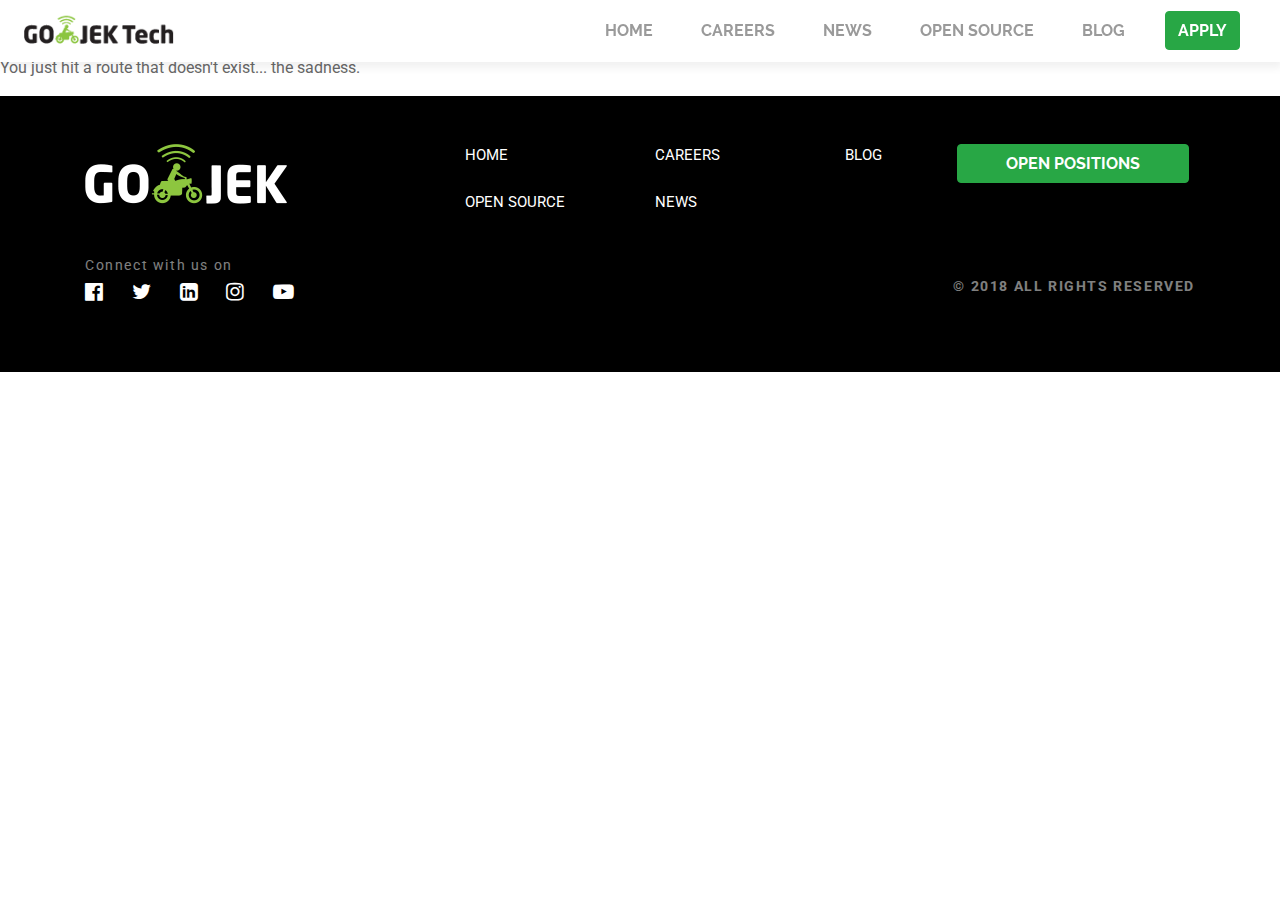
<file: 404/index.html>
<!DOCTYPE html><html><head><meta charset="utf-8"/><meta http-equiv="x-ua-compatible" content="ie=edge"/><meta name="viewport" content="width=device-width, initial-scale=1, shrink-to-fit=no"/><link rel="preload" href="/component---src-layouts-index-js-9b0bda815004f43bad57.js" as="script"/><link rel="preload" href="/component---src-pages-404-js-4503918ea3a16cfcdb75.js" as="script"/><link rel="preload" href="/path---404-a0e39f21c11f6a62c5ab.js" as="script"/><link rel="preload" href="/app-a89fc580f2046cc76a47.js" as="script"/><link rel="preload" href="/commons-867e6d8973b299a40b76.js" as="script"/><title data-react-helmet="true">GO-JEK TECH 404</title><meta data-react-helmet="true" content="yes" name="apple-mobile-web-app-capable"/><meta data-react-helmet="true" name="description" content="GO-JEK is a Super App. It’s one app for ordering food, commuting, digital payments, shopping, hyper-local delivery, getting a massage and two dozen services. It is Indonesia’s first and fastest growing unicorn building an on-demand empire."/><meta data-react-helmet="true" name="twitter:card" content="summary"/><meta data-react-helmet="true" name="twitter:site" content="@gojektech"/><meta data-react-helmet="true" name="twitter:title" content="GO-JEK TECH"/><meta data-react-helmet="true" name="twitter:description" content="GO-JEK is a Super App. It’s one app for ordering food, commuting, digital payments, shopping, hyper-local delivery, getting a massage and two dozen services. It is Indonesia’s first and fastest growing unicorn building an on-demand empire."/><meta data-react-helmet="true" name="twitter:image" content="http://www.gojek.io/images/go-jek-tech.png"/><meta data-react-helmet="true" property="og:title" content="GO-JEK TECH"/><meta data-react-helmet="true" property="og:type" content="website"/><meta data-react-helmet="true" property="og:url" content="http://gojek.io"/><meta data-react-helmet="true" property="og:image" content="http://www.gojek.io/images/go-jek-tech.png"/><meta data-react-helmet="true" property="og:description" content="GO-JEK is a Super App. It’s one app for ordering food, commuting, digital payments, shopping, hyper-local delivery, getting a massage and two dozen services. It is Indonesia’s first and fastest growing unicorn building an on-demand empire."/><style id="gatsby-inlined-css">@import url(https://fonts.googleapis.com/css?family=Roboto);@import url(https://cdnjs.cloudflare.com/ajax/libs/font-awesome/4.7.0/css/font-awesome.css);.slick-slider{box-sizing:border-box;-webkit-user-select:none;-moz-user-select:none;-ms-user-select:none;user-select:none;-webkit-touch-callout:none;-khtml-user-select:none;-ms-touch-action:pan-y;touch-action:pan-y;-webkit-tap-highlight-color:transparent}.slick-list,.slick-slider{position:relative;display:block}.slick-list{overflow:hidden;margin:0;padding:0}.slick-list:focus{outline:none}.slick-list.dragging{cursor:pointer;cursor:hand}.slick-slider .slick-list,.slick-slider .slick-track{-webkit-transform:translateZ(0);-moz-transform:translateZ(0);-ms-transform:translateZ(0);-o-transform:translateZ(0);transform:translateZ(0)}.slick-track{position:relative;top:0;left:0;display:block;margin-left:auto;margin-right:auto}.slick-track:after,.slick-track:before{display:table;content:""}.slick-track:after{clear:both}.slick-loading .slick-track{visibility:hidden}.slick-slide{display:none;float:left;height:100%;min-height:1px}[dir=rtl] .slick-slide{float:right}.slick-slide img{display:block}.slick-slide.slick-loading img{display:none}.slick-slide.dragging img{pointer-events:none}.slick-initialized .slick-slide{display:block}.slick-loading .slick-slide{visibility:hidden}.slick-vertical .slick-slide{display:block;height:auto;border:1px solid transparent}.slick-arrow.slick-hidden{display:none}.slick-loading .slick-list{background:#fff url([data-uri]) 50% no-repeat}@font-face{font-family:slick;font-weight:400;font-style:normal;src:url(/static/slick.ced611da.eot);src:url(/static/slick.ced611da.eot?#iefix) format("embedded-opentype"),url(/static/slick.b7c9e1e4.woff) format("woff"),url(/static/slick.d41f55a7.ttf) format("truetype"),url([data-uri]#slick) format("svg")}.slick-next,.slick-prev{font-size:0;line-height:0;position:absolute;top:50%;display:block;width:20px;height:20px;padding:0;-webkit-transform:translateY(-50%);-ms-transform:translateY(-50%);transform:translateY(-50%);cursor:pointer;border:none}.slick-next,.slick-next:focus,.slick-next:hover,.slick-prev,.slick-prev:focus,.slick-prev:hover{color:transparent;outline:none;background:transparent}.slick-next:focus:before,.slick-next:hover:before,.slick-prev:focus:before,.slick-prev:hover:before{opacity:1}.slick-next.slick-disabled:before,.slick-prev.slick-disabled:before{opacity:.25}.slick-next:before,.slick-prev:before{font-family:slick;font-size:20px;line-height:1;opacity:.75;color:#fff;-webkit-font-smoothing:antialiased;-moz-osx-font-smoothing:grayscale}.slick-prev{left:-25px}[dir=rtl] .slick-prev{right:-25px;left:auto}.slick-prev:before{content:"\2190"}[dir=rtl] .slick-prev:before{content:"\2192"}.slick-next{right:-25px}[dir=rtl] .slick-next{right:auto;left:-25px}.slick-next:before{content:"\2192"}[dir=rtl] .slick-next:before{content:"\2190"}.slick-dotted.slick-slider{margin-bottom:30px}.slick-dots{position:absolute;bottom:-25px;display:block;width:100%;padding:0;margin:0;list-style:none;text-align:center}.slick-dots li{position:relative;display:inline-block;margin:0 5px;padding:0}.slick-dots li,.slick-dots li button{width:20px;height:20px;cursor:pointer}.slick-dots li button{font-size:0;line-height:0;display:block;padding:5px;color:transparent;border:0;outline:none;background:transparent}.slick-dots li button:focus,.slick-dots li button:hover{outline:none}.slick-dots li button:focus:before,.slick-dots li button:hover:before{opacity:1}.slick-dots li button:before{font-family:slick;font-size:6px;line-height:20px;position:absolute;top:0;left:0;width:20px;height:20px;content:"\2022";text-align:center;opacity:.25;color:#000;-webkit-font-smoothing:antialiased;-moz-osx-font-smoothing:grayscale}.slick-dots li.slick-active button:before{opacity:.75;color:#000}@font-face{font-family:NeoSansBold;src:url(/static/NeoSansPro-Bold.65482afb.ttf)}@font-face{font-family:NeoSansLight;src:url(/static/NeoSansPro-Light.61be723a.ttf)}@font-face{font-family:NeoSans;src:url(/static/NeoSansPro-Regular.baf7b105.ttf)}@font-face{font-family:NeoSansMedium;src:url(/static/NeoSans-Medium.5a107ec0.otf)}@font-face{font-family:RobotoBold;src:url(/static/Roboto-Bold.afa7a91d.ttf)}@font-face{font-family:RobotoBlack;src:url(/static/Roboto-Black.a77b7fc4.ttf)}@font-face{font-family:RobotoRegular;src:url(/static/Roboto-Regular.54a91b06.ttf)}@font-face{font-family:RobotoThin;src:url(/static/Roboto-Thin.5ecbc99d.ttf)}@font-face{font-family:RobotoLight;src:url(/static/Roboto-Light.e22062b3.ttf)}@font-face{font-family:RaleWayRegular;src:url(/static/Raleway-Regular.580d0778.ttf)}@font-face{font-family:RaleWayMedium;src:url(/static/Raleway-Medium.430a0518.ttf)}@font-face{font-family:RaleWayBold;src:url(/static/Raleway-Bold.575e4317.ttf)}@font-face{font-family:RaleWaySemiBold;src:url(/static/Raleway-SemiBold.17ba6410.ttf)}@font-face{font-family:RaleWayExtraBold;src:url(/static/Raleway-ExtraBold.a38a54df.ttf)}.slick-next{right:0!important}.slick-prev{left:0!important}.lg-controls-dark .slick-next:before,.lg-controls-dark .slick-prev:before{color:#fff}.lg-controls-dark .slick-next,.lg-controls-dark .slick-next:focus,.lg-controls-dark .slick-next:hover,.lg-controls-dark .slick-prev,.lg-controls-dark .slick-prev:focus,.lg-controls-dark .slick-prev:hover{width:30px;height:30px;background-color:#000}.slick-next,.slick-prev{z-index:99}.tech-facts-slider .slick-slide{padding:0 5px}.custom-controls-light .slick-next:before,.custom-controls-light .slick-prev:before{color:#000}.slick-slide{transition:all .3s ease-in-out;padding:0 20px}.slick-active,.slick-current{opacity:1}.go-jek-slider .slick-slide{margin:0}.go-jek-slider .slick-active{opacity:.2}.go-jek-slider .slick-current,.slick-current{opacity:1}.go-jek-slider .slick-slide,.impact-slider .slick-slide{padding:0}.impact-slider .slick-active{opacity:.1;pointer-events:none}.impact-slider .slick-current{opacity:1;pointer-events:visible;cursor:pointer}.slick-next:before,.slick-prev:before{font-family:FontAwesome!important}.slick-next:before{content:"\F054"!important}.slick-prev:before{content:"\F053"!important}@media (min-width:320px) and (max-width:480px){.custom-controls-dark .slick-next:before,.custom-controls-dark .slick-prev:before{color:#fff;opacity:1}.custom-controls-dark .slick-next,.custom-controls-dark .slick-next:focus,.custom-controls-dark .slick-next:hover,.custom-controls-dark .slick-prev,.custom-controls-dark .slick-prev:focus,.custom-controls-dark .slick-prev:hover{width:30px;height:30px;background-color:#000}.custom-controls-light .slick-next,.custom-controls-light .slick-next:focus,.custom-controls-light .slick-next:hover,.custom-controls-light .slick-prev,.custom-controls-light .slick-prev:focus,.custom-controls-light .slick-prev:hover{width:30px;height:30px;background-color:#fff}}.slick-dots li.slick-active button:before{opacity:1;color:green!important}.slick-dots li button:before{font-size:10px!important}

/*!
 * Bootstrap v4.1.1 (https://getbootstrap.com/)
 * Copyright 2011-2018 The Bootstrap Authors
 * Copyright 2011-2018 Twitter, Inc.
 * Licensed under MIT (https://github.com/twbs/bootstrap/blob/master/LICENSE)
 */:root{--blue:#007bff;--indigo:#6610f2;--purple:#6f42c1;--pink:#e83e8c;--red:#dc3545;--orange:#fd7e14;--yellow:#ffc107;--green:#28a745;--teal:#20c997;--cyan:#17a2b8;--white:#fff;--gray:#6c757d;--gray-dark:#343a40;--primary:#007bff;--secondary:#6c757d;--success:#28a745;--info:#17a2b8;--warning:#ffc107;--danger:#dc3545;--light:#f8f9fa;--dark:#343a40;--breakpoint-xs:0;--breakpoint-sm:576px;--breakpoint-md:768px;--breakpoint-lg:992px;--breakpoint-xl:1200px;--font-family-sans-serif:-apple-system,BlinkMacSystemFont,"Segoe UI",Roboto,"Helvetica Neue",Arial,sans-serif,"Apple Color Emoji","Segoe UI Emoji","Segoe UI Symbol";--font-family-monospace:SFMono-Regular,Menlo,Monaco,Consolas,"Liberation Mono","Courier New",monospace}*,:after,:before{box-sizing:border-box}html{font-family:sans-serif;line-height:1.15;-webkit-text-size-adjust:100%;-ms-text-size-adjust:100%;-ms-overflow-style:scrollbar;-webkit-tap-highlight-color:rgba(0,0,0,0)}@-ms-viewport{width:device-width}article,aside,figcaption,figure,footer,header,hgroup,main,nav,section{display:block}body{margin:0;font-family:-apple-system,BlinkMacSystemFont,Segoe UI,Roboto,Helvetica Neue,Arial,sans-serif;font-size:1rem;font-weight:400;line-height:1.5;color:#212529;text-align:left;background-color:#fff}[tabindex="-1"]:focus{outline:0!important}hr{box-sizing:content-box;height:0;overflow:visible}h1,h2,h3,h4,h5,h6{margin-top:0;margin-bottom:.5rem}p{margin-top:0;margin-bottom:1rem}abbr[data-original-title],abbr[title]{text-decoration:underline;text-decoration:underline dotted;cursor:help;border-bottom:0}address{font-style:normal;line-height:inherit}address,dl,ol,ul{margin-bottom:1rem}dl,ol,ul{margin-top:0}ol ol,ol ul,ul ol,ul ul{margin-bottom:0}dt{font-weight:700}dd{margin-bottom:.5rem;margin-left:0}blockquote{margin:0 0 1rem}dfn{font-style:italic}b,strong{font-weight:bolder}small{font-size:80%}sub,sup{position:relative;font-size:75%;line-height:0;vertical-align:baseline}sub{bottom:-.25em}sup{top:-.5em}a{color:#007bff;text-decoration:none;background-color:transparent;-webkit-text-decoration-skip:objects}a:hover{color:#0056b3;text-decoration:none}a:not([href]):not([tabindex]),a:not([href]):not([tabindex]):focus,a:not([href]):not([tabindex]):hover{color:inherit;text-decoration:none}a:not([href]):not([tabindex]):focus{outline:0}code,kbd,pre,samp{font-family:SFMono-Regular,Menlo,Monaco,Consolas,Liberation Mono,Courier New,monospace;font-size:1em}pre{margin-top:0;margin-bottom:1rem;overflow:auto;-ms-overflow-style:scrollbar}figure{margin:0 0 1rem}img{vertical-align:middle;border-style:none}svg:not(:root){overflow:hidden}table{border-collapse:collapse}caption{padding-top:.75rem;padding-bottom:.75rem;color:#6c757d;text-align:left;caption-side:bottom}th{text-align:inherit}label{display:inline-block;margin-bottom:.5rem}button{border-radius:0}button:focus{outline:1px dotted;outline:5px auto -webkit-focus-ring-color}button,input,optgroup,select,textarea{margin:0;font-family:inherit;font-size:inherit;line-height:inherit}button,input{overflow:visible}button,select{text-transform:none}[type=reset],[type=submit],button,html [type=button]{-webkit-appearance:button}[type=button]::-moz-focus-inner,[type=reset]::-moz-focus-inner,[type=submit]::-moz-focus-inner,button::-moz-focus-inner{padding:0;border-style:none}input[type=checkbox],input[type=radio]{box-sizing:border-box;padding:0}input[type=date],input[type=datetime-local],input[type=month],input[type=time]{-webkit-appearance:listbox}textarea{overflow:auto;resize:vertical}fieldset{min-width:0;padding:0;margin:0;border:0}legend{display:block;width:100%;max-width:100%;padding:0;margin-bottom:.5rem;font-size:1.5rem;line-height:inherit;color:inherit;white-space:normal}progress{vertical-align:baseline}[type=number]::-webkit-inner-spin-button,[type=number]::-webkit-outer-spin-button{height:auto}[type=search]{outline-offset:-2px;-webkit-appearance:none}[type=search]::-webkit-search-cancel-button,[type=search]::-webkit-search-decoration{-webkit-appearance:none}::-webkit-file-upload-button{font:inherit;-webkit-appearance:button}output{display:inline-block}summary{display:list-item;cursor:pointer}template{display:none}[hidden]{display:none!important}.h1,.h2,.h3,.h4,.h5,.h6,h1,h2,h3,h4,h5,h6{margin-bottom:.5rem;font-family:inherit;font-weight:500;line-height:1.2;color:inherit}.h1,h1{font-size:2.5rem}.h2,h2{font-size:2rem}.h3,h3{font-size:1.75rem}.h4,h4{font-size:1.5rem}.h5,h5{font-size:1.25rem}.h6,h6{font-size:1rem}.lead{font-size:1.25rem;font-weight:300}.display-1{font-size:6rem}.display-1,.display-2{font-weight:300;line-height:1.2}.display-2{font-size:5.5rem}.display-3{font-size:4.5rem}.display-3,.display-4{font-weight:300;line-height:1.2}.display-4{font-size:3.5rem}hr{margin-top:1rem;margin-bottom:1rem;border:0;border-top:1px solid rgba(0,0,0,.1)}.small,small{font-size:80%;font-weight:400}.mark,mark{padding:.2em;background-color:#fcf8e3}.list-inline,.list-unstyled{padding-left:0;list-style:none}.list-inline-item{display:inline-block}.list-inline-item:not(:last-child){margin-right:.5rem}.initialism{font-size:90%;text-transform:uppercase}.blockquote{margin-bottom:1rem;font-size:1.25rem}.blockquote-footer{display:block;font-size:80%;color:#6c757d}.blockquote-footer:before{content:"\2014   \A0"}.img-fluid,.img-thumbnail{max-width:100%;height:auto}.img-thumbnail{padding:.25rem;background-color:#fff;border:1px solid #a5a5a5;border-radius:.25rem}.figure{display:inline-block}.figure-img{margin-bottom:.5rem;line-height:1}.figure-caption{font-size:90%;color:#6c757d}code{font-size:87.5%;color:#e83e8c;word-break:break-word}a>code{color:inherit}kbd{padding:.2rem .4rem;font-size:87.5%;color:#fff;background-color:#212529;border-radius:.2rem}kbd kbd{padding:0;font-size:100%;font-weight:700}pre{display:block;font-size:87.5%;color:#212529}pre code{font-size:inherit;color:inherit;word-break:normal}.pre-scrollable{max-height:340px;overflow-y:scroll}.container{width:100%;padding-right:15px;padding-left:15px;margin-right:auto;margin-left:auto}@media (min-width:576px){.container{max-width:540px}}@media (min-width:768px){.container{max-width:720px}}@media (min-width:992px){.container{max-width:960px}}@media (min-width:1200px){.container{max-width:1140px}}.container-fluid{width:100%;padding-right:15px;padding-left:15px;margin-right:auto;margin-left:auto}.row{display:flex;flex-wrap:wrap;margin-right:-15px;margin-left:-15px}.no-gutters{margin-right:0;margin-left:0}.no-gutters>.col,.no-gutters>[class*=col-]{padding-right:0;padding-left:0}.col,.col-1,.col-2,.col-3,.col-4,.col-5,.col-6,.col-7,.col-8,.col-9,.col-10,.col-11,.col-12,.col-auto,.col-lg,.col-lg-1,.col-lg-2,.col-lg-3,.col-lg-4,.col-lg-5,.col-lg-6,.col-lg-7,.col-lg-8,.col-lg-9,.col-lg-10,.col-lg-11,.col-lg-12,.col-lg-auto,.col-md,.col-md-1,.col-md-2,.col-md-3,.col-md-4,.col-md-5,.col-md-6,.col-md-7,.col-md-8,.col-md-9,.col-md-10,.col-md-11,.col-md-12,.col-md-auto,.col-sm,.col-sm-1,.col-sm-2,.col-sm-3,.col-sm-4,.col-sm-5,.col-sm-6,.col-sm-7,.col-sm-8,.col-sm-9,.col-sm-10,.col-sm-11,.col-sm-12,.col-sm-auto,.col-xl,.col-xl-1,.col-xl-2,.col-xl-3,.col-xl-4,.col-xl-5,.col-xl-6,.col-xl-7,.col-xl-8,.col-xl-9,.col-xl-10,.col-xl-11,.col-xl-12,.col-xl-auto{position:relative;width:100%;min-height:1px;padding-right:15px;padding-left:15px}.col{flex-basis:0;flex-grow:1;max-width:100%}.col-auto{flex:0 0 auto;width:auto;max-width:none}.col-1{flex:0 0 8.33333%;max-width:8.33333%}.col-2{flex:0 0 16.66667%;max-width:16.66667%}.col-3{flex:0 0 25%;max-width:25%}.col-4{flex:0 0 33.33333%;max-width:33.33333%}.col-5{flex:0 0 41.66667%;max-width:41.66667%}.col-6{flex:0 0 50%;max-width:50%}.col-7{flex:0 0 58.33333%;max-width:58.33333%}.col-8{flex:0 0 66.66667%;max-width:66.66667%}.col-9{flex:0 0 75%;max-width:75%}.col-10{flex:0 0 83.33333%;max-width:83.33333%}.col-11{flex:0 0 91.66667%;max-width:91.66667%}.col-12{flex:0 0 100%;max-width:100%}.order-first{order:-1}.order-last{order:13}.order-0{order:0}.order-1{order:1}.order-2{order:2}.order-3{order:3}.order-4{order:4}.order-5{order:5}.order-6{order:6}.order-7{order:7}.order-8{order:8}.order-9{order:9}.order-10{order:10}.order-11{order:11}.order-12{order:12}.offset-1{margin-left:8.33333%}.offset-2{margin-left:16.66667%}.offset-3{margin-left:25%}.offset-4{margin-left:33.33333%}.offset-5{margin-left:41.66667%}.offset-6{margin-left:50%}.offset-7{margin-left:58.33333%}.offset-8{margin-left:66.66667%}.offset-9{margin-left:75%}.offset-10{margin-left:83.33333%}.offset-11{margin-left:91.66667%}@media (min-width:576px){.col-sm{flex-basis:0;flex-grow:1;max-width:100%}.col-sm-auto{flex:0 0 auto;width:auto;max-width:none}.col-sm-1{flex:0 0 8.33333%;max-width:8.33333%}.col-sm-2{flex:0 0 16.66667%;max-width:16.66667%}.col-sm-3{flex:0 0 25%;max-width:25%}.col-sm-4{flex:0 0 33.33333%;max-width:33.33333%}.col-sm-5{flex:0 0 41.66667%;max-width:41.66667%}.col-sm-6{flex:0 0 50%;max-width:50%}.col-sm-7{flex:0 0 58.33333%;max-width:58.33333%}.col-sm-8{flex:0 0 66.66667%;max-width:66.66667%}.col-sm-9{flex:0 0 75%;max-width:75%}.col-sm-10{flex:0 0 83.33333%;max-width:83.33333%}.col-sm-11{flex:0 0 91.66667%;max-width:91.66667%}.col-sm-12{flex:0 0 100%;max-width:100%}.order-sm-first{order:-1}.order-sm-last{order:13}.order-sm-0{order:0}.order-sm-1{order:1}.order-sm-2{order:2}.order-sm-3{order:3}.order-sm-4{order:4}.order-sm-5{order:5}.order-sm-6{order:6}.order-sm-7{order:7}.order-sm-8{order:8}.order-sm-9{order:9}.order-sm-10{order:10}.order-sm-11{order:11}.order-sm-12{order:12}.offset-sm-0{margin-left:0}.offset-sm-1{margin-left:8.33333%}.offset-sm-2{margin-left:16.66667%}.offset-sm-3{margin-left:25%}.offset-sm-4{margin-left:33.33333%}.offset-sm-5{margin-left:41.66667%}.offset-sm-6{margin-left:50%}.offset-sm-7{margin-left:58.33333%}.offset-sm-8{margin-left:66.66667%}.offset-sm-9{margin-left:75%}.offset-sm-10{margin-left:83.33333%}.offset-sm-11{margin-left:91.66667%}}@media (min-width:768px){.col-md{flex-basis:0;flex-grow:1;max-width:100%}.col-md-auto{flex:0 0 auto;width:auto;max-width:none}.col-md-1{flex:0 0 8.33333%;max-width:8.33333%}.col-md-2{flex:0 0 16.66667%;max-width:16.66667%}.col-md-3{flex:0 0 25%;max-width:25%}.col-md-4{flex:0 0 33.33333%;max-width:33.33333%}.col-md-5{flex:0 0 41.66667%;max-width:41.66667%}.col-md-6{flex:0 0 50%;max-width:50%}.col-md-7{flex:0 0 58.33333%;max-width:58.33333%}.col-md-8{flex:0 0 66.66667%;max-width:66.66667%}.col-md-9{flex:0 0 75%;max-width:75%}.col-md-10{flex:0 0 83.33333%;max-width:83.33333%}.col-md-11{flex:0 0 91.66667%;max-width:91.66667%}.col-md-12{flex:0 0 100%;max-width:100%}.order-md-first{order:-1}.order-md-last{order:13}.order-md-0{order:0}.order-md-1{order:1}.order-md-2{order:2}.order-md-3{order:3}.order-md-4{order:4}.order-md-5{order:5}.order-md-6{order:6}.order-md-7{order:7}.order-md-8{order:8}.order-md-9{order:9}.order-md-10{order:10}.order-md-11{order:11}.order-md-12{order:12}.offset-md-0{margin-left:0}.offset-md-1{margin-left:8.33333%}.offset-md-2{margin-left:16.66667%}.offset-md-3{margin-left:25%}.offset-md-4{margin-left:33.33333%}.offset-md-5{margin-left:41.66667%}.offset-md-6{margin-left:50%}.offset-md-7{margin-left:58.33333%}.offset-md-8{margin-left:66.66667%}.offset-md-9{margin-left:75%}.offset-md-10{margin-left:83.33333%}.offset-md-11{margin-left:91.66667%}}@media (min-width:992px){.col-lg{flex-basis:0;flex-grow:1;max-width:100%}.col-lg-auto{flex:0 0 auto;width:auto;max-width:none}.col-lg-1{flex:0 0 8.33333%;max-width:8.33333%}.col-lg-2{flex:0 0 16.66667%;max-width:16.66667%}.col-lg-3{flex:0 0 25%;max-width:25%}.col-lg-4{flex:0 0 33.33333%;max-width:33.33333%}.col-lg-5{flex:0 0 41.66667%;max-width:41.66667%}.col-lg-6{flex:0 0 50%;max-width:50%}.col-lg-7{flex:0 0 58.33333%;max-width:58.33333%}.col-lg-8{flex:0 0 66.66667%;max-width:66.66667%}.col-lg-9{flex:0 0 75%;max-width:75%}.col-lg-10{flex:0 0 83.33333%;max-width:83.33333%}.col-lg-11{flex:0 0 91.66667%;max-width:91.66667%}.col-lg-12{flex:0 0 100%;max-width:100%}.order-lg-first{order:-1}.order-lg-last{order:13}.order-lg-0{order:0}.order-lg-1{order:1}.order-lg-2{order:2}.order-lg-3{order:3}.order-lg-4{order:4}.order-lg-5{order:5}.order-lg-6{order:6}.order-lg-7{order:7}.order-lg-8{order:8}.order-lg-9{order:9}.order-lg-10{order:10}.order-lg-11{order:11}.order-lg-12{order:12}.offset-lg-0{margin-left:0}.offset-lg-1{margin-left:8.33333%}.offset-lg-2{margin-left:16.66667%}.offset-lg-3{margin-left:25%}.offset-lg-4{margin-left:33.33333%}.offset-lg-5{margin-left:41.66667%}.offset-lg-6{margin-left:50%}.offset-lg-7{margin-left:58.33333%}.offset-lg-8{margin-left:66.66667%}.offset-lg-9{margin-left:75%}.offset-lg-10{margin-left:83.33333%}.offset-lg-11{margin-left:91.66667%}}@media (min-width:1200px){.col-xl{flex-basis:0;flex-grow:1;max-width:100%}.col-xl-auto{flex:0 0 auto;width:auto;max-width:none}.col-xl-1{flex:0 0 8.33333%;max-width:8.33333%}.col-xl-2{flex:0 0 16.66667%;max-width:16.66667%}.col-xl-3{flex:0 0 25%;max-width:25%}.col-xl-4{flex:0 0 33.33333%;max-width:33.33333%}.col-xl-5{flex:0 0 41.66667%;max-width:41.66667%}.col-xl-6{flex:0 0 50%;max-width:50%}.col-xl-7{flex:0 0 58.33333%;max-width:58.33333%}.col-xl-8{flex:0 0 66.66667%;max-width:66.66667%}.col-xl-9{flex:0 0 75%;max-width:75%}.col-xl-10{flex:0 0 83.33333%;max-width:83.33333%}.col-xl-11{flex:0 0 91.66667%;max-width:91.66667%}.col-xl-12{flex:0 0 100%;max-width:100%}.order-xl-first{order:-1}.order-xl-last{order:13}.order-xl-0{order:0}.order-xl-1{order:1}.order-xl-2{order:2}.order-xl-3{order:3}.order-xl-4{order:4}.order-xl-5{order:5}.order-xl-6{order:6}.order-xl-7{order:7}.order-xl-8{order:8}.order-xl-9{order:9}.order-xl-10{order:10}.order-xl-11{order:11}.order-xl-12{order:12}.offset-xl-0{margin-left:0}.offset-xl-1{margin-left:8.33333%}.offset-xl-2{margin-left:16.66667%}.offset-xl-3{margin-left:25%}.offset-xl-4{margin-left:33.33333%}.offset-xl-5{margin-left:41.66667%}.offset-xl-6{margin-left:50%}.offset-xl-7{margin-left:58.33333%}.offset-xl-8{margin-left:66.66667%}.offset-xl-9{margin-left:75%}.offset-xl-10{margin-left:83.33333%}.offset-xl-11{margin-left:91.66667%}}.table{width:100%;max-width:100%;margin-bottom:1rem;background-color:transparent}.table td,.table th{padding:.75rem;vertical-align:top;border-top:1px solid #a5a5a5}.table thead th{vertical-align:bottom;border-bottom:2px solid #a5a5a5}.table tbody+tbody{border-top:2px solid #a5a5a5}.table .table{background-color:#fff}.table-sm td,.table-sm th{padding:.3rem}.table-bordered,.table-bordered td,.table-bordered th{border:1px solid #a5a5a5}.table-bordered thead td,.table-bordered thead th{border-bottom-width:2px}.table-borderless tbody+tbody,.table-borderless td,.table-borderless th,.table-borderless thead th{border:0}.table-striped tbody tr:nth-of-type(odd){background-color:rgba(0,0,0,.05)}.table-hover tbody tr:hover{background-color:rgba(0,0,0,.075)}.table-primary,.table-primary>td,.table-primary>th{background-color:#b8daff}.table-hover .table-primary:hover,.table-hover .table-primary:hover>td,.table-hover .table-primary:hover>th{background-color:#9fcdff}.table-secondary,.table-secondary>td,.table-secondary>th{background-color:#d6d8db}.table-hover .table-secondary:hover,.table-hover .table-secondary:hover>td,.table-hover .table-secondary:hover>th{background-color:#c8cbcf}.table-success,.table-success>td,.table-success>th{background-color:#c3e6cb}.table-hover .table-success:hover,.table-hover .table-success:hover>td,.table-hover .table-success:hover>th{background-color:#b1dfbb}.table-info,.table-info>td,.table-info>th{background-color:#bee5eb}.table-hover .table-info:hover,.table-hover .table-info:hover>td,.table-hover .table-info:hover>th{background-color:#abdde5}.table-warning,.table-warning>td,.table-warning>th{background-color:#ffeeba}.table-hover .table-warning:hover,.table-hover .table-warning:hover>td,.table-hover .table-warning:hover>th{background-color:#ffe8a1}.table-danger,.table-danger>td,.table-danger>th{background-color:#f5c6cb}.table-hover .table-danger:hover,.table-hover .table-danger:hover>td,.table-hover .table-danger:hover>th{background-color:#f1b0b7}.table-light,.table-light>td,.table-light>th{background-color:#fdfdfe}.table-hover .table-light:hover,.table-hover .table-light:hover>td,.table-hover .table-light:hover>th{background-color:#ececf6}.table-dark,.table-dark>td,.table-dark>th{background-color:#c6c8ca}.table-hover .table-dark:hover,.table-hover .table-dark:hover>td,.table-hover .table-dark:hover>th{background-color:#b9bbbe}.table-active,.table-active>td,.table-active>th,.table-hover .table-active:hover,.table-hover .table-active:hover>td,.table-hover .table-active:hover>th{background-color:rgba(0,0,0,.075)}.table .thead-dark th{color:#fff;background-color:#212529;border-color:#32383e}.table .thead-light th{color:#495057;background-color:#9a9a9a;border-color:#a5a5a5}.table-dark{color:#fff;background-color:#212529}.table-dark td,.table-dark th,.table-dark thead th{border-color:#32383e}.table-dark.table-bordered{border:0}.table-dark.table-striped tbody tr:nth-of-type(odd){background-color:hsla(0,0%,100%,.05)}.table-dark.table-hover tbody tr:hover{background-color:hsla(0,0%,100%,.075)}@media (max-width:575.98px){.table-responsive-sm{display:block;width:100%;overflow-x:auto;-webkit-overflow-scrolling:touch;-ms-overflow-style:-ms-autohiding-scrollbar}.table-responsive-sm>.table-bordered{border:0}}@media (max-width:767.98px){.table-responsive-md{display:block;width:100%;overflow-x:auto;-webkit-overflow-scrolling:touch;-ms-overflow-style:-ms-autohiding-scrollbar}.table-responsive-md>.table-bordered{border:0}}@media (max-width:991.98px){.table-responsive-lg{display:block;width:100%;overflow-x:auto;-webkit-overflow-scrolling:touch;-ms-overflow-style:-ms-autohiding-scrollbar}.table-responsive-lg>.table-bordered{border:0}}@media (max-width:1199.98px){.table-responsive-xl{display:block;width:100%;overflow-x:auto;-webkit-overflow-scrolling:touch;-ms-overflow-style:-ms-autohiding-scrollbar}.table-responsive-xl>.table-bordered{border:0}}.table-responsive{display:block;width:100%;overflow-x:auto;-webkit-overflow-scrolling:touch;-ms-overflow-style:-ms-autohiding-scrollbar}.table-responsive>.table-bordered{border:0}.form-control{display:block;width:100%;padding:.375rem .75rem;font-size:1rem;line-height:1.5;color:#495057;background-color:#fff;background-clip:padding-box;border:1px solid #686868;border-radius:.25rem;transition:border-color .15s ease-in-out,box-shadow .15s ease-in-out}@media screen and (prefers-reduced-motion:reduce){.form-control{transition:none}}.form-control::-ms-expand{background-color:transparent;border:0}.form-control:focus{color:#495057;background-color:#fff;border-color:#80bdff;outline:0;box-shadow:0 0 0 .2rem rgba(0,123,255,.25)}.form-control::placeholder{color:#6c757d;opacity:1}.form-control:disabled,.form-control[readonly]{background-color:#9a9a9a;opacity:1}select.form-control:not([size]):not([multiple]){height:calc(2.25rem + 2px)}select.form-control:focus::-ms-value{color:#495057;background-color:#fff}.form-control-file,.form-control-range{display:block;width:100%}.col-form-label{padding-top:calc(.375rem + 1px);padding-bottom:calc(.375rem + 1px);margin-bottom:0;font-size:inherit;line-height:1.5}.col-form-label-lg{padding-top:calc(.5rem + 1px);padding-bottom:calc(.5rem + 1px);font-size:1.25rem;line-height:1.5}.col-form-label-sm{padding-top:calc(.25rem + 1px);padding-bottom:calc(.25rem + 1px);font-size:.875rem;line-height:1.5}.form-control-plaintext{display:block;width:100%;padding-top:.375rem;padding-bottom:.375rem;margin-bottom:0;line-height:1.5;color:#212529;background-color:transparent;border:solid transparent;border-width:1px 0}.form-control-plaintext.form-control-lg,.form-control-plaintext.form-control-sm,.input-group-lg>.form-control-plaintext.form-control,.input-group-lg>.input-group-append>.form-control-plaintext.btn,.input-group-lg>.input-group-append>.form-control-plaintext.input-group-text,.input-group-lg>.input-group-prepend>.form-control-plaintext.btn,.input-group-lg>.input-group-prepend>.form-control-plaintext.input-group-text,.input-group-sm>.form-control-plaintext.form-control,.input-group-sm>.input-group-append>.form-control-plaintext.btn,.input-group-sm>.input-group-append>.form-control-plaintext.input-group-text,.input-group-sm>.input-group-prepend>.form-control-plaintext.btn,.input-group-sm>.input-group-prepend>.form-control-plaintext.input-group-text{padding-right:0;padding-left:0}.form-control-sm,.input-group-sm>.form-control,.input-group-sm>.input-group-append>.btn,.input-group-sm>.input-group-append>.input-group-text,.input-group-sm>.input-group-prepend>.btn,.input-group-sm>.input-group-prepend>.input-group-text{padding:.25rem .5rem;font-size:.875rem;line-height:1.5;border-radius:.2rem}.input-group-sm>.input-group-append>select.btn:not([size]):not([multiple]),.input-group-sm>.input-group-append>select.input-group-text:not([size]):not([multiple]),.input-group-sm>.input-group-prepend>select.btn:not([size]):not([multiple]),.input-group-sm>.input-group-prepend>select.input-group-text:not([size]):not([multiple]),.input-group-sm>select.form-control:not([size]):not([multiple]),select.form-control-sm:not([size]):not([multiple]){height:calc(1.8125rem + 2px)}.form-control-lg,.input-group-lg>.form-control,.input-group-lg>.input-group-append>.btn,.input-group-lg>.input-group-append>.input-group-text,.input-group-lg>.input-group-prepend>.btn,.input-group-lg>.input-group-prepend>.input-group-text{padding:.5rem 1rem;font-size:1.25rem;line-height:1.5;border-radius:.3rem}.input-group-lg>.input-group-append>select.btn:not([size]):not([multiple]),.input-group-lg>.input-group-append>select.input-group-text:not([size]):not([multiple]),.input-group-lg>.input-group-prepend>select.btn:not([size]):not([multiple]),.input-group-lg>.input-group-prepend>select.input-group-text:not([size]):not([multiple]),.input-group-lg>select.form-control:not([size]):not([multiple]),select.form-control-lg:not([size]):not([multiple]){height:calc(2.875rem + 2px)}.form-group{margin-bottom:1rem}.form-text{display:block;margin-top:.25rem}.form-row{display:flex;flex-wrap:wrap;margin-right:-5px;margin-left:-5px}.form-row>.col,.form-row>[class*=col-]{padding-right:5px;padding-left:5px}.form-check{position:relative;display:block;padding-left:1.25rem}.form-check-input{position:absolute;margin-top:.3rem;margin-left:-1.25rem}.form-check-input:disabled~.form-check-label{color:#6c757d}.form-check-label{margin-bottom:0}.form-check-inline{display:inline-flex;align-items:center;padding-left:0;margin-right:.75rem}.form-check-inline .form-check-input{position:static;margin-top:0;margin-right:.3125rem;margin-left:0}.valid-feedback{display:none;width:100%;margin-top:.25rem;font-size:80%;color:#28a745}.valid-tooltip{position:absolute;top:100%;z-index:5;display:none;max-width:100%;padding:.5rem;margin-top:.1rem;font-size:.875rem;line-height:1;color:#fff;background-color:rgba(40,167,69,.8);border-radius:.2rem}.custom-select.is-valid,.form-control.is-valid,.was-validated .custom-select:valid,.was-validated .form-control:valid{border-color:#28a745}.custom-select.is-valid:focus,.form-control.is-valid:focus,.was-validated .custom-select:valid:focus,.was-validated .form-control:valid:focus{border-color:#28a745;box-shadow:0 0 0 .2rem rgba(40,167,69,.25)}.custom-select.is-valid~.valid-feedback,.custom-select.is-valid~.valid-tooltip,.form-control-file.is-valid~.valid-feedback,.form-control-file.is-valid~.valid-tooltip,.form-control.is-valid~.valid-feedback,.form-control.is-valid~.valid-tooltip,.was-validated .custom-select:valid~.valid-feedback,.was-validated .custom-select:valid~.valid-tooltip,.was-validated .form-control-file:valid~.valid-feedback,.was-validated .form-control-file:valid~.valid-tooltip,.was-validated .form-control:valid~.valid-feedback,.was-validated .form-control:valid~.valid-tooltip{display:block}.form-check-input.is-valid~.form-check-label,.was-validated .form-check-input:valid~.form-check-label{color:#28a745}.form-check-input.is-valid~.valid-feedback,.form-check-input.is-valid~.valid-tooltip,.was-validated .form-check-input:valid~.valid-feedback,.was-validated .form-check-input:valid~.valid-tooltip{display:block}.custom-control-input.is-valid~.custom-control-label,.was-validated .custom-control-input:valid~.custom-control-label{color:#28a745}.custom-control-input.is-valid~.custom-control-label:before,.was-validated .custom-control-input:valid~.custom-control-label:before{background-color:#71dd8a}.custom-control-input.is-valid~.valid-feedback,.custom-control-input.is-valid~.valid-tooltip,.was-validated .custom-control-input:valid~.valid-feedback,.was-validated .custom-control-input:valid~.valid-tooltip{display:block}.custom-control-input.is-valid:checked~.custom-control-label:before,.was-validated .custom-control-input:valid:checked~.custom-control-label:before{background-color:#34ce57}.custom-control-input.is-valid:focus~.custom-control-label:before,.was-validated .custom-control-input:valid:focus~.custom-control-label:before{box-shadow:0 0 0 1px #fff,0 0 0 .2rem rgba(40,167,69,.25)}.custom-file-input.is-valid~.custom-file-label,.was-validated .custom-file-input:valid~.custom-file-label{border-color:#28a745}.custom-file-input.is-valid~.custom-file-label:before,.was-validated .custom-file-input:valid~.custom-file-label:before{border-color:inherit}.custom-file-input.is-valid~.valid-feedback,.custom-file-input.is-valid~.valid-tooltip,.was-validated .custom-file-input:valid~.valid-feedback,.was-validated .custom-file-input:valid~.valid-tooltip{display:block}.custom-file-input.is-valid:focus~.custom-file-label,.was-validated .custom-file-input:valid:focus~.custom-file-label{box-shadow:0 0 0 .2rem rgba(40,167,69,.25)}.invalid-feedback{display:none;width:100%;margin-top:.25rem;font-size:80%;color:#dc3545}.invalid-tooltip{position:absolute;top:100%;z-index:5;display:none;max-width:100%;padding:.5rem;margin-top:.1rem;font-size:.875rem;line-height:1;color:#fff;background-color:rgba(220,53,69,.8);border-radius:.2rem}.custom-select.is-invalid,.form-control.is-invalid,.was-validated .custom-select:invalid,.was-validated .form-control:invalid{border-color:#dc3545}.custom-select.is-invalid:focus,.form-control.is-invalid:focus,.was-validated .custom-select:invalid:focus,.was-validated .form-control:invalid:focus{border-color:#dc3545;box-shadow:0 0 0 .2rem rgba(220,53,69,.25)}.custom-select.is-invalid~.invalid-feedback,.custom-select.is-invalid~.invalid-tooltip,.form-control-file.is-invalid~.invalid-feedback,.form-control-file.is-invalid~.invalid-tooltip,.form-control.is-invalid~.invalid-feedback,.form-control.is-invalid~.invalid-tooltip,.was-validated .custom-select:invalid~.invalid-feedback,.was-validated .custom-select:invalid~.invalid-tooltip,.was-validated .form-control-file:invalid~.invalid-feedback,.was-validated .form-control-file:invalid~.invalid-tooltip,.was-validated .form-control:invalid~.invalid-feedback,.was-validated .form-control:invalid~.invalid-tooltip{display:block}.form-check-input.is-invalid~.form-check-label,.was-validated .form-check-input:invalid~.form-check-label{color:#dc3545}.form-check-input.is-invalid~.invalid-feedback,.form-check-input.is-invalid~.invalid-tooltip,.was-validated .form-check-input:invalid~.invalid-feedback,.was-validated .form-check-input:invalid~.invalid-tooltip{display:block}.custom-control-input.is-invalid~.custom-control-label,.was-validated .custom-control-input:invalid~.custom-control-label{color:#dc3545}.custom-control-input.is-invalid~.custom-control-label:before,.was-validated .custom-control-input:invalid~.custom-control-label:before{background-color:#efa2a9}.custom-control-input.is-invalid~.invalid-feedback,.custom-control-input.is-invalid~.invalid-tooltip,.was-validated .custom-control-input:invalid~.invalid-feedback,.was-validated .custom-control-input:invalid~.invalid-tooltip{display:block}.custom-control-input.is-invalid:checked~.custom-control-label:before,.was-validated .custom-control-input:invalid:checked~.custom-control-label:before{background-color:#e4606d}.custom-control-input.is-invalid:focus~.custom-control-label:before,.was-validated .custom-control-input:invalid:focus~.custom-control-label:before{box-shadow:0 0 0 1px #fff,0 0 0 .2rem rgba(220,53,69,.25)}.custom-file-input.is-invalid~.custom-file-label,.was-validated .custom-file-input:invalid~.custom-file-label{border-color:#dc3545}.custom-file-input.is-invalid~.custom-file-label:before,.was-validated .custom-file-input:invalid~.custom-file-label:before{border-color:inherit}.custom-file-input.is-invalid~.invalid-feedback,.custom-file-input.is-invalid~.invalid-tooltip,.was-validated .custom-file-input:invalid~.invalid-feedback,.was-validated .custom-file-input:invalid~.invalid-tooltip{display:block}.custom-file-input.is-invalid:focus~.custom-file-label,.was-validated .custom-file-input:invalid:focus~.custom-file-label{box-shadow:0 0 0 .2rem rgba(220,53,69,.25)}.form-inline{display:flex;flex-flow:row wrap;align-items:center}.form-inline .form-check{width:100%}@media (min-width:576px){.form-inline label{justify-content:center}.form-inline .form-group,.form-inline label{display:flex;align-items:center;margin-bottom:0}.form-inline .form-group{flex:0 0 auto;flex-flow:row wrap}.form-inline .form-control{display:inline-block;width:auto;vertical-align:middle}.form-inline .form-control-plaintext{display:inline-block}.form-inline .custom-select,.form-inline .input-group{width:auto}.form-inline .form-check{display:flex;align-items:center;justify-content:center;width:auto;padding-left:0}.form-inline .form-check-input{position:relative;margin-top:0;margin-right:.25rem;margin-left:0}.form-inline .custom-control{align-items:center;justify-content:center}.form-inline .custom-control-label{margin-bottom:0}}.btn{display:inline-block;font-weight:400;text-align:center;white-space:nowrap;vertical-align:middle;user-select:none;border:1px solid transparent;padding:.375rem .75rem;font-size:1rem;line-height:1.5;border-radius:.25rem;transition:color .15s ease-in-out,background-color .15s ease-in-out,border-color .15s ease-in-out,box-shadow .15s ease-in-out}@media screen and (prefers-reduced-motion:reduce){.btn{transition:none}}.btn:focus,.btn:hover{text-decoration:none}.btn.focus,.btn:focus{outline:0;box-shadow:0 0 0 .2rem rgba(0,123,255,.25)}.btn.disabled,.btn:disabled{opacity:.65}.btn:not(:disabled):not(.disabled){cursor:pointer}.btn:not(:disabled):not(.disabled).active,.btn:not(:disabled):not(.disabled):active{background-image:none}a.btn.disabled,fieldset:disabled a.btn{pointer-events:none}.btn-primary{color:#fff;background-color:#007bff;border-color:#007bff}.btn-primary:hover{color:#fff;background-color:#0069d9;border-color:#0062cc}.btn-primary.focus,.btn-primary:focus{box-shadow:0 0 0 .2rem rgba(0,123,255,.5)}.btn-primary.disabled,.btn-primary:disabled{color:#fff;background-color:#007bff;border-color:#007bff}.btn-primary:not(:disabled):not(.disabled).active,.btn-primary:not(:disabled):not(.disabled):active,.show>.btn-primary.dropdown-toggle{color:#fff;background-color:#0062cc;border-color:#005cbf}.btn-primary:not(:disabled):not(.disabled).active:focus,.btn-primary:not(:disabled):not(.disabled):active:focus,.show>.btn-primary.dropdown-toggle:focus{box-shadow:0 0 0 .2rem rgba(0,123,255,.5)}.btn-secondary{color:#fff;background-color:#6c757d;border-color:#6c757d}.btn-secondary:hover{color:#fff;background-color:#5a6268;border-color:#545b62}.btn-secondary.focus,.btn-secondary:focus{box-shadow:0 0 0 .2rem hsla(208,7%,46%,.5)}.btn-secondary.disabled,.btn-secondary:disabled{color:#fff;background-color:#6c757d;border-color:#6c757d}.btn-secondary:not(:disabled):not(.disabled).active,.btn-secondary:not(:disabled):not(.disabled):active,.show>.btn-secondary.dropdown-toggle{color:#fff;background-color:#545b62;border-color:#4e555b}.btn-secondary:not(:disabled):not(.disabled).active:focus,.btn-secondary:not(:disabled):not(.disabled):active:focus,.show>.btn-secondary.dropdown-toggle:focus{box-shadow:0 0 0 .2rem hsla(208,7%,46%,.5)}.btn-success{color:#fff;background-color:#28a745;border-color:#28a745}.btn-success:hover{color:#fff;background-color:#218838;border-color:#1e7e34}.btn-success.focus,.btn-success:focus{box-shadow:0 0 0 .2rem rgba(40,167,69,.5)}.btn-success.disabled,.btn-success:disabled{color:#fff;background-color:#28a745;border-color:#28a745}.btn-success:not(:disabled):not(.disabled).active,.btn-success:not(:disabled):not(.disabled):active,.show>.btn-success.dropdown-toggle{color:#fff;background-color:#1e7e34;border-color:#1c7430}.btn-success:not(:disabled):not(.disabled).active:focus,.btn-success:not(:disabled):not(.disabled):active:focus,.show>.btn-success.dropdown-toggle:focus{box-shadow:0 0 0 .2rem rgba(40,167,69,.5)}.btn-info{color:#fff;background-color:#17a2b8;border-color:#17a2b8}.btn-info:hover{color:#fff;background-color:#138496;border-color:#117a8b}.btn-info.focus,.btn-info:focus{box-shadow:0 0 0 .2rem rgba(23,162,184,.5)}.btn-info.disabled,.btn-info:disabled{color:#fff;background-color:#17a2b8;border-color:#17a2b8}.btn-info:not(:disabled):not(.disabled).active,.btn-info:not(:disabled):not(.disabled):active,.show>.btn-info.dropdown-toggle{color:#fff;background-color:#117a8b;border-color:#10707f}.btn-info:not(:disabled):not(.disabled).active:focus,.btn-info:not(:disabled):not(.disabled):active:focus,.show>.btn-info.dropdown-toggle:focus{box-shadow:0 0 0 .2rem rgba(23,162,184,.5)}.btn-warning{color:#212529;background-color:#ffc107;border-color:#ffc107}.btn-warning:hover{color:#212529;background-color:#e0a800;border-color:#d39e00}.btn-warning.focus,.btn-warning:focus{box-shadow:0 0 0 .2rem rgba(255,193,7,.5)}.btn-warning.disabled,.btn-warning:disabled{color:#212529;background-color:#ffc107;border-color:#ffc107}.btn-warning:not(:disabled):not(.disabled).active,.btn-warning:not(:disabled):not(.disabled):active,.show>.btn-warning.dropdown-toggle{color:#212529;background-color:#d39e00;border-color:#c69500}.btn-warning:not(:disabled):not(.disabled).active:focus,.btn-warning:not(:disabled):not(.disabled):active:focus,.show>.btn-warning.dropdown-toggle:focus{box-shadow:0 0 0 .2rem rgba(255,193,7,.5)}.btn-danger{color:#fff;background-color:#dc3545;border-color:#dc3545}.btn-danger:hover{color:#fff;background-color:#c82333;border-color:#bd2130}.btn-danger.focus,.btn-danger:focus{box-shadow:0 0 0 .2rem rgba(220,53,69,.5)}.btn-danger.disabled,.btn-danger:disabled{color:#fff;background-color:#dc3545;border-color:#dc3545}.btn-danger:not(:disabled):not(.disabled).active,.btn-danger:not(:disabled):not(.disabled):active,.show>.btn-danger.dropdown-toggle{color:#fff;background-color:#bd2130;border-color:#b21f2d}.btn-danger:not(:disabled):not(.disabled).active:focus,.btn-danger:not(:disabled):not(.disabled):active:focus,.show>.btn-danger.dropdown-toggle:focus{box-shadow:0 0 0 .2rem rgba(220,53,69,.5)}.btn-light{color:#212529;background-color:#f8f9fa;border-color:#f8f9fa}.btn-light:hover{color:#212529;background-color:#e2e6ea;border-color:#dae0e5}.btn-light.focus,.btn-light:focus{box-shadow:0 0 0 .2rem rgba(248,249,250,.5)}.btn-light.disabled,.btn-light:disabled{color:#212529;background-color:#f8f9fa;border-color:#f8f9fa}.btn-light:not(:disabled):not(.disabled).active,.btn-light:not(:disabled):not(.disabled):active,.show>.btn-light.dropdown-toggle{color:#212529;background-color:#dae0e5;border-color:#d3d9df}.btn-light:not(:disabled):not(.disabled).active:focus,.btn-light:not(:disabled):not(.disabled):active:focus,.show>.btn-light.dropdown-toggle:focus{box-shadow:0 0 0 .2rem rgba(248,249,250,.5)}.btn-dark{color:#fff;background-color:#343a40;border-color:#343a40}.btn-dark:hover{color:#fff;background-color:#23272b;border-color:#1d2124}.btn-dark.focus,.btn-dark:focus{box-shadow:0 0 0 .2rem rgba(52,58,64,.5)}.btn-dark.disabled,.btn-dark:disabled{color:#fff;background-color:#343a40;border-color:#343a40}.btn-dark:not(:disabled):not(.disabled).active,.btn-dark:not(:disabled):not(.disabled):active,.show>.btn-dark.dropdown-toggle{color:#fff;background-color:#1d2124;border-color:#171a1d}.btn-dark:not(:disabled):not(.disabled).active:focus,.btn-dark:not(:disabled):not(.disabled):active:focus,.show>.btn-dark.dropdown-toggle:focus{box-shadow:0 0 0 .2rem rgba(52,58,64,.5)}.btn-outline-primary{color:#007bff;background-color:transparent;background-image:none;border-color:#007bff}.btn-outline-primary:hover{color:#fff;background-color:#007bff;border-color:#007bff}.btn-outline-primary.focus,.btn-outline-primary:focus{box-shadow:0 0 0 .2rem rgba(0,123,255,.5)}.btn-outline-primary.disabled,.btn-outline-primary:disabled{color:#007bff;background-color:transparent}.btn-outline-primary:not(:disabled):not(.disabled).active,.btn-outline-primary:not(:disabled):not(.disabled):active,.show>.btn-outline-primary.dropdown-toggle{color:#fff;background-color:#007bff;border-color:#007bff}.btn-outline-primary:not(:disabled):not(.disabled).active:focus,.btn-outline-primary:not(:disabled):not(.disabled):active:focus,.show>.btn-outline-primary.dropdown-toggle:focus{box-shadow:0 0 0 .2rem rgba(0,123,255,.5)}.btn-outline-secondary{color:#6c757d;background-color:transparent;background-image:none;border-color:#6c757d}.btn-outline-secondary:hover{color:#fff;background-color:#6c757d;border-color:#6c757d}.btn-outline-secondary.focus,.btn-outline-secondary:focus{box-shadow:0 0 0 .2rem hsla(208,7%,46%,.5)}.btn-outline-secondary.disabled,.btn-outline-secondary:disabled{color:#6c757d;background-color:transparent}.btn-outline-secondary:not(:disabled):not(.disabled).active,.btn-outline-secondary:not(:disabled):not(.disabled):active,.show>.btn-outline-secondary.dropdown-toggle{color:#fff;background-color:#6c757d;border-color:#6c757d}.btn-outline-secondary:not(:disabled):not(.disabled).active:focus,.btn-outline-secondary:not(:disabled):not(.disabled):active:focus,.show>.btn-outline-secondary.dropdown-toggle:focus{box-shadow:0 0 0 .2rem hsla(208,7%,46%,.5)}.btn-outline-success{color:#28a745;background-color:transparent;background-image:none;border-color:#28a745}.btn-outline-success:hover{color:#fff;background-color:#28a745;border-color:#28a745}.btn-outline-success.focus,.btn-outline-success:focus{box-shadow:0 0 0 .2rem rgba(40,167,69,.5)}.btn-outline-success.disabled,.btn-outline-success:disabled{color:#28a745;background-color:transparent}.btn-outline-success:not(:disabled):not(.disabled).active,.btn-outline-success:not(:disabled):not(.disabled):active,.show>.btn-outline-success.dropdown-toggle{color:#fff;background-color:#28a745;border-color:#28a745}.btn-outline-success:not(:disabled):not(.disabled).active:focus,.btn-outline-success:not(:disabled):not(.disabled):active:focus,.show>.btn-outline-success.dropdown-toggle:focus{box-shadow:0 0 0 .2rem rgba(40,167,69,.5)}.btn-outline-info{color:#17a2b8;background-color:transparent;background-image:none;border-color:#17a2b8}.btn-outline-info:hover{color:#fff;background-color:#17a2b8;border-color:#17a2b8}.btn-outline-info.focus,.btn-outline-info:focus{box-shadow:0 0 0 .2rem rgba(23,162,184,.5)}.btn-outline-info.disabled,.btn-outline-info:disabled{color:#17a2b8;background-color:transparent}.btn-outline-info:not(:disabled):not(.disabled).active,.btn-outline-info:not(:disabled):not(.disabled):active,.show>.btn-outline-info.dropdown-toggle{color:#fff;background-color:#17a2b8;border-color:#17a2b8}.btn-outline-info:not(:disabled):not(.disabled).active:focus,.btn-outline-info:not(:disabled):not(.disabled):active:focus,.show>.btn-outline-info.dropdown-toggle:focus{box-shadow:0 0 0 .2rem rgba(23,162,184,.5)}.btn-outline-warning{color:#ffc107;background-color:transparent;background-image:none;border-color:#ffc107}.btn-outline-warning:hover{color:#212529;background-color:#ffc107;border-color:#ffc107}.btn-outline-warning.focus,.btn-outline-warning:focus{box-shadow:0 0 0 .2rem rgba(255,193,7,.5)}.btn-outline-warning.disabled,.btn-outline-warning:disabled{color:#ffc107;background-color:transparent}.btn-outline-warning:not(:disabled):not(.disabled).active,.btn-outline-warning:not(:disabled):not(.disabled):active,.show>.btn-outline-warning.dropdown-toggle{color:#212529;background-color:#ffc107;border-color:#ffc107}.btn-outline-warning:not(:disabled):not(.disabled).active:focus,.btn-outline-warning:not(:disabled):not(.disabled):active:focus,.show>.btn-outline-warning.dropdown-toggle:focus{box-shadow:0 0 0 .2rem rgba(255,193,7,.5)}.btn-outline-danger{color:#dc3545;background-color:transparent;background-image:none;border-color:#dc3545}.btn-outline-danger:hover{color:#fff;background-color:#dc3545;border-color:#dc3545}.btn-outline-danger.focus,.btn-outline-danger:focus{box-shadow:0 0 0 .2rem rgba(220,53,69,.5)}.btn-outline-danger.disabled,.btn-outline-danger:disabled{color:#dc3545;background-color:transparent}.btn-outline-danger:not(:disabled):not(.disabled).active,.btn-outline-danger:not(:disabled):not(.disabled):active,.show>.btn-outline-danger.dropdown-toggle{color:#fff;background-color:#dc3545;border-color:#dc3545}.btn-outline-danger:not(:disabled):not(.disabled).active:focus,.btn-outline-danger:not(:disabled):not(.disabled):active:focus,.show>.btn-outline-danger.dropdown-toggle:focus{box-shadow:0 0 0 .2rem rgba(220,53,69,.5)}.btn-outline-light{color:#f8f9fa;background-color:transparent;background-image:none;border-color:#f8f9fa}.btn-outline-light:hover{color:#212529;background-color:#f8f9fa;border-color:#f8f9fa}.btn-outline-light.focus,.btn-outline-light:focus{box-shadow:0 0 0 .2rem rgba(248,249,250,.5)}.btn-outline-light.disabled,.btn-outline-light:disabled{color:#f8f9fa;background-color:transparent}.btn-outline-light:not(:disabled):not(.disabled).active,.btn-outline-light:not(:disabled):not(.disabled):active,.show>.btn-outline-light.dropdown-toggle{color:#212529;background-color:#f8f9fa;border-color:#f8f9fa}.btn-outline-light:not(:disabled):not(.disabled).active:focus,.btn-outline-light:not(:disabled):not(.disabled):active:focus,.show>.btn-outline-light.dropdown-toggle:focus{box-shadow:0 0 0 .2rem rgba(248,249,250,.5)}.btn-outline-dark{color:#343a40;background-color:transparent;background-image:none;border-color:#343a40}.btn-outline-dark:hover{color:#fff;background-color:#343a40;border-color:#343a40}.btn-outline-dark.focus,.btn-outline-dark:focus{box-shadow:0 0 0 .2rem rgba(52,58,64,.5)}.btn-outline-dark.disabled,.btn-outline-dark:disabled{color:#343a40;background-color:transparent}.btn-outline-dark:not(:disabled):not(.disabled).active,.btn-outline-dark:not(:disabled):not(.disabled):active,.show>.btn-outline-dark.dropdown-toggle{color:#fff;background-color:#343a40;border-color:#343a40}.btn-outline-dark:not(:disabled):not(.disabled).active:focus,.btn-outline-dark:not(:disabled):not(.disabled):active:focus,.show>.btn-outline-dark.dropdown-toggle:focus{box-shadow:0 0 0 .2rem rgba(52,58,64,.5)}.btn-link{font-weight:400;color:#007bff;background-color:transparent}.btn-link:hover{color:#0056b3;text-decoration:none;background-color:transparent;border-color:transparent}.btn-link.focus,.btn-link:focus{text-decoration:none;border-color:transparent;box-shadow:none}.btn-link.disabled,.btn-link:disabled{color:#6c757d;pointer-events:none}.btn-group-lg>.btn,.btn-lg{padding:.5rem 1rem;font-size:1.25rem;line-height:1.5;border-radius:.3rem}.btn-group-sm>.btn,.btn-sm{padding:.25rem .5rem;font-size:.875rem;line-height:1.5;border-radius:.2rem}.btn-block{display:block;width:100%}.btn-block+.btn-block{margin-top:.5rem}input[type=button].btn-block,input[type=reset].btn-block,input[type=submit].btn-block{width:100%}.fade{transition:opacity .15s linear}@media screen and (prefers-reduced-motion:reduce){.fade{transition:none}}.fade:not(.show){opacity:0}.collapse:not(.show){display:none}.collapsing{position:relative;height:0;overflow:hidden;transition:height .35s ease}@media screen and (prefers-reduced-motion:reduce){.collapsing{transition:none}}.dropdown,.dropleft,.dropright,.dropup{position:relative}.dropdown-toggle:after{display:inline-block;width:0;height:0;margin-left:.255em;vertical-align:.255em;content:"";border-top:.3em solid;border-right:.3em solid transparent;border-bottom:0;border-left:.3em solid transparent}.dropdown-toggle:empty:after{margin-left:0}.dropdown-menu{position:absolute;top:100%;left:0;z-index:1000;display:none;float:left;min-width:10rem;padding:.5rem 0;margin:.125rem 0 0;font-size:1rem;color:#212529;text-align:left;list-style:none;background-color:#fff;background-clip:padding-box;border:1px solid rgba(0,0,0,.15);border-radius:.25rem}.dropdown-menu-right{right:0;left:auto}.dropup .dropdown-menu{top:auto;bottom:100%;margin-top:0;margin-bottom:.125rem}.dropup .dropdown-toggle:after{display:inline-block;width:0;height:0;margin-left:.255em;vertical-align:.255em;content:"";border-top:0;border-right:.3em solid transparent;border-bottom:.3em solid;border-left:.3em solid transparent}.dropup .dropdown-toggle:empty:after{margin-left:0}.dropright .dropdown-menu{top:0;right:auto;left:100%;margin-top:0;margin-left:.125rem}.dropright .dropdown-toggle:after{display:inline-block;width:0;height:0;margin-left:.255em;vertical-align:.255em;content:"";border-top:.3em solid transparent;border-right:0;border-bottom:.3em solid transparent;border-left:.3em solid}.dropright .dropdown-toggle:empty:after{margin-left:0}.dropright .dropdown-toggle:after{vertical-align:0}.dropleft .dropdown-menu{top:0;right:100%;left:auto;margin-top:0;margin-right:.125rem}.dropleft .dropdown-toggle:after{display:inline-block;width:0;height:0;margin-left:.255em;vertical-align:.255em;content:"";display:none}.dropleft .dropdown-toggle:before{display:inline-block;width:0;height:0;margin-right:.255em;vertical-align:.255em;content:"";border-top:.3em solid transparent;border-right:.3em solid;border-bottom:.3em solid transparent}.dropleft .dropdown-toggle:empty:after{margin-left:0}.dropleft .dropdown-toggle:before{vertical-align:0}.dropdown-menu[x-placement^=bottom],.dropdown-menu[x-placement^=left],.dropdown-menu[x-placement^=right],.dropdown-menu[x-placement^=top]{right:auto;bottom:auto}.dropdown-divider{height:0;margin:.5rem 0;overflow:hidden;border-top:1px solid #9a9a9a}.dropdown-item{display:block;width:100%;padding:.25rem 1.5rem;clear:both;font-weight:400;color:#212529;text-align:inherit;white-space:nowrap;background-color:transparent;border:0}.dropdown-item:focus,.dropdown-item:hover{color:#16181b;text-decoration:none;background-color:#f8f9fa}.dropdown-item.active,.dropdown-item:active{color:#fff;text-decoration:none;background-color:#007bff}.dropdown-item.disabled,.dropdown-item:disabled{color:#6c757d;background-color:transparent}.dropdown-menu.show{display:block}.dropdown-header{display:block;padding:.5rem 1.5rem;margin-bottom:0;font-size:.875rem;color:#6c757d;white-space:nowrap}.dropdown-item-text{display:block;padding:.25rem 1.5rem;color:#212529}.btn-group,.btn-group-vertical{position:relative;display:inline-flex;vertical-align:middle}.btn-group-vertical>.btn,.btn-group>.btn{position:relative;flex:0 1 auto}.btn-group-vertical>.btn.active,.btn-group-vertical>.btn:active,.btn-group-vertical>.btn:focus,.btn-group-vertical>.btn:hover,.btn-group>.btn.active,.btn-group>.btn:active,.btn-group>.btn:focus,.btn-group>.btn:hover{z-index:1}.btn-group-vertical .btn+.btn,.btn-group-vertical .btn+.btn-group,.btn-group-vertical .btn-group+.btn,.btn-group-vertical .btn-group+.btn-group,.btn-group .btn+.btn,.btn-group .btn+.btn-group,.btn-group .btn-group+.btn,.btn-group .btn-group+.btn-group{margin-left:-1px}.btn-toolbar{display:flex;flex-wrap:wrap;justify-content:flex-start}.btn-toolbar .input-group{width:auto}.btn-group>.btn:first-child{margin-left:0}.btn-group>.btn-group:not(:last-child)>.btn,.btn-group>.btn:not(:last-child):not(.dropdown-toggle){border-top-right-radius:0;border-bottom-right-radius:0}.btn-group>.btn-group:not(:first-child)>.btn,.btn-group>.btn:not(:first-child){border-top-left-radius:0;border-bottom-left-radius:0}.dropdown-toggle-split{padding-right:.5625rem;padding-left:.5625rem}.dropdown-toggle-split:after,.dropright .dropdown-toggle-split:after,.dropup .dropdown-toggle-split:after{margin-left:0}.dropleft .dropdown-toggle-split:before{margin-right:0}.btn-group-sm>.btn+.dropdown-toggle-split,.btn-sm+.dropdown-toggle-split{padding-right:.375rem;padding-left:.375rem}.btn-group-lg>.btn+.dropdown-toggle-split,.btn-lg+.dropdown-toggle-split{padding-right:.75rem;padding-left:.75rem}.btn-group-vertical{flex-direction:column;align-items:flex-start;justify-content:center}.btn-group-vertical .btn,.btn-group-vertical .btn-group{width:100%}.btn-group-vertical>.btn+.btn,.btn-group-vertical>.btn+.btn-group,.btn-group-vertical>.btn-group+.btn,.btn-group-vertical>.btn-group+.btn-group{margin-top:-1px;margin-left:0}.btn-group-vertical>.btn-group:not(:last-child)>.btn,.btn-group-vertical>.btn:not(:last-child):not(.dropdown-toggle){border-bottom-right-radius:0;border-bottom-left-radius:0}.btn-group-vertical>.btn-group:not(:first-child)>.btn,.btn-group-vertical>.btn:not(:first-child){border-top-left-radius:0;border-top-right-radius:0}.btn-group-toggle>.btn,.btn-group-toggle>.btn-group>.btn{margin-bottom:0}.btn-group-toggle>.btn-group>.btn input[type=checkbox],.btn-group-toggle>.btn-group>.btn input[type=radio],.btn-group-toggle>.btn input[type=checkbox],.btn-group-toggle>.btn input[type=radio]{position:absolute;clip:rect(0,0,0,0);pointer-events:none}.input-group{position:relative;display:flex;flex-wrap:wrap;align-items:stretch;width:100%}.input-group>.custom-file,.input-group>.custom-select,.input-group>.form-control{position:relative;flex:1 1 auto;width:1%;margin-bottom:0}.input-group>.custom-file:focus,.input-group>.custom-select:focus,.input-group>.form-control:focus{z-index:3}.input-group>.custom-file+.custom-file,.input-group>.custom-file+.custom-select,.input-group>.custom-file+.form-control,.input-group>.custom-select+.custom-file,.input-group>.custom-select+.custom-select,.input-group>.custom-select+.form-control,.input-group>.form-control+.custom-file,.input-group>.form-control+.custom-select,.input-group>.form-control+.form-control{margin-left:-1px}.input-group>.custom-select:not(:last-child),.input-group>.form-control:not(:last-child){border-top-right-radius:0;border-bottom-right-radius:0}.input-group>.custom-select:not(:first-child),.input-group>.form-control:not(:first-child){border-top-left-radius:0;border-bottom-left-radius:0}.input-group>.custom-file{display:flex;align-items:center}.input-group>.custom-file:not(:last-child) .custom-file-label,.input-group>.custom-file:not(:last-child) .custom-file-label:after{border-top-right-radius:0;border-bottom-right-radius:0}.input-group>.custom-file:not(:first-child) .custom-file-label{border-top-left-radius:0;border-bottom-left-radius:0}.input-group-append,.input-group-prepend{display:flex}.input-group-append .btn,.input-group-prepend .btn{position:relative;z-index:2}.input-group-append .btn+.btn,.input-group-append .btn+.input-group-text,.input-group-append .input-group-text+.btn,.input-group-append .input-group-text+.input-group-text,.input-group-prepend .btn+.btn,.input-group-prepend .btn+.input-group-text,.input-group-prepend .input-group-text+.btn,.input-group-prepend .input-group-text+.input-group-text{margin-left:-1px}.input-group-prepend{margin-right:-1px}.input-group-append{margin-left:-1px}.input-group-text{display:flex;align-items:center;padding:.375rem .75rem;margin-bottom:0;font-size:1rem;font-weight:400;line-height:1.5;color:#495057;text-align:center;white-space:nowrap;background-color:#9a9a9a;border:1px solid #686868;border-radius:.25rem}.input-group-text input[type=checkbox],.input-group-text input[type=radio]{margin-top:0}.input-group>.input-group-append:last-child>.btn:not(:last-child):not(.dropdown-toggle),.input-group>.input-group-append:last-child>.input-group-text:not(:last-child),.input-group>.input-group-append:not(:last-child)>.btn,.input-group>.input-group-append:not(:last-child)>.input-group-text,.input-group>.input-group-prepend>.btn,.input-group>.input-group-prepend>.input-group-text{border-top-right-radius:0;border-bottom-right-radius:0}.input-group>.input-group-append>.btn,.input-group>.input-group-append>.input-group-text,.input-group>.input-group-prepend:first-child>.btn:not(:first-child),.input-group>.input-group-prepend:first-child>.input-group-text:not(:first-child),.input-group>.input-group-prepend:not(:first-child)>.btn,.input-group>.input-group-prepend:not(:first-child)>.input-group-text{border-top-left-radius:0;border-bottom-left-radius:0}.custom-control{position:relative;display:block;min-height:1.5rem;padding-left:1.5rem}.custom-control-inline{display:inline-flex;margin-right:1rem}.custom-control-input{position:absolute;z-index:-1;opacity:0}.custom-control-input:checked~.custom-control-label:before{color:#fff;background-color:#007bff}.custom-control-input:focus~.custom-control-label:before{box-shadow:0 0 0 1px #fff,0 0 0 .2rem rgba(0,123,255,.25)}.custom-control-input:active~.custom-control-label:before{color:#fff;background-color:#b3d7ff}.custom-control-input:disabled~.custom-control-label{color:#6c757d}.custom-control-input:disabled~.custom-control-label:before{background-color:#9a9a9a}.custom-control-label{position:relative;margin-bottom:0}.custom-control-label:before{pointer-events:none;user-select:none;background-color:#a5a5a5}.custom-control-label:after,.custom-control-label:before{position:absolute;top:.25rem;left:-1.5rem;display:block;width:1rem;height:1rem;content:""}.custom-control-label:after{background-repeat:no-repeat;background-position:50%;background-size:50% 50%}.custom-checkbox .custom-control-label:before{border-radius:.25rem}.custom-checkbox .custom-control-input:checked~.custom-control-label:before{background-color:#007bff}.custom-checkbox .custom-control-input:checked~.custom-control-label:after{background-image:url("data:image/svg+xml;charset=utf8,%3Csvg xmlns='http://www.w3.org/2000/svg' viewBox='0 0 8 8'%3E%3Cpath fill='%23fff' d='M6.564.75l-3.59 3.612-1.538-1.55L0 4.26 2.974 7.25 8 2.193z'/%3E%3C/svg%3E")}.custom-checkbox .custom-control-input:indeterminate~.custom-control-label:before{background-color:#007bff}.custom-checkbox .custom-control-input:indeterminate~.custom-control-label:after{background-image:url("data:image/svg+xml;charset=utf8,%3Csvg xmlns='http://www.w3.org/2000/svg' viewBox='0 0 4 4'%3E%3Cpath stroke='%23fff' d='M0 2h4'/%3E%3C/svg%3E")}.custom-checkbox .custom-control-input:disabled:checked~.custom-control-label:before{background-color:rgba(0,123,255,.5)}.custom-checkbox .custom-control-input:disabled:indeterminate~.custom-control-label:before{background-color:rgba(0,123,255,.5)}.custom-radio .custom-control-label:before{border-radius:50%}.custom-radio .custom-control-input:checked~.custom-control-label:before{background-color:#007bff}.custom-radio .custom-control-input:checked~.custom-control-label:after{background-image:url("data:image/svg+xml;charset=utf8,%3Csvg xmlns='http://www.w3.org/2000/svg' viewBox='-4 -4 8 8'%3E%3Ccircle r='3' fill='%23fff'/%3E%3C/svg%3E")}.custom-radio .custom-control-input:disabled:checked~.custom-control-label:before{background-color:rgba(0,123,255,.5)}.custom-select{display:inline-block;width:100%;height:calc(2.25rem + 2px);padding:.375rem 1.75rem .375rem .75rem;line-height:1.5;color:#495057;vertical-align:middle;background:#fff url("data:image/svg+xml;charset=utf8,%3Csvg xmlns='http://www.w3.org/2000/svg' viewBox='0 0 4 5'%3E%3Cpath fill='%23343a40' d='M2 0L0 2h4zm0 5L0 3h4z'/%3E%3C/svg%3E") no-repeat right .75rem center;background-size:8px 10px;border:1px solid #686868;border-radius:.25rem;appearance:none}.custom-select:focus{border-color:#80bdff;outline:0;box-shadow:inset 0 1px 2px rgba(0,0,0,.075),0 0 5px rgba(128,189,255,.5)}.custom-select:focus::-ms-value{color:#495057;background-color:#fff}.custom-select[multiple],.custom-select[size]:not([size="1"]){height:auto;padding-right:.75rem;background-image:none}.custom-select:disabled{color:#6c757d;background-color:#9a9a9a}.custom-select::-ms-expand{opacity:0}.custom-select-sm{height:calc(1.8125rem + 2px);font-size:75%}.custom-select-lg,.custom-select-sm{padding-top:.375rem;padding-bottom:.375rem}.custom-select-lg{height:calc(2.875rem + 2px);font-size:125%}.custom-file{display:inline-block;margin-bottom:0}.custom-file,.custom-file-input{position:relative;width:100%;height:calc(2.25rem + 2px)}.custom-file-input{z-index:2;margin:0;opacity:0}.custom-file-input:focus~.custom-file-label{border-color:#80bdff;box-shadow:0 0 0 .2rem rgba(0,123,255,.25)}.custom-file-input:focus~.custom-file-label:after{border-color:#80bdff}.custom-file-input:lang(en)~.custom-file-label:after{content:"Browse"}.custom-file-label{left:0;z-index:1;height:calc(2.25rem + 2px);background-color:#fff;border:1px solid #686868;border-radius:.25rem}.custom-file-label,.custom-file-label:after{position:absolute;top:0;right:0;padding:.375rem .75rem;line-height:1.5;color:#495057}.custom-file-label:after{bottom:0;z-index:3;display:block;height:2.25rem;content:"Browse";background-color:#9a9a9a;border-left:1px solid #686868;border-radius:0 .25rem .25rem 0}.custom-range{width:100%;padding-left:0;background-color:transparent;appearance:none}.custom-range:focus{outline:none}.custom-range::-moz-focus-outer{border:0}.custom-range::-webkit-slider-thumb{width:1rem;height:1rem;margin-top:-.25rem;background-color:#007bff;border:0;border-radius:1rem;appearance:none}.custom-range::-webkit-slider-thumb:focus{outline:none;box-shadow:0 0 0 1px #fff,0 0 0 .2rem rgba(0,123,255,.25)}.custom-range::-webkit-slider-thumb:active{background-color:#b3d7ff}.custom-range::-webkit-slider-runnable-track{width:100%;height:.5rem;color:transparent;cursor:pointer;background-color:#a5a5a5;border-color:transparent;border-radius:1rem}.custom-range::-moz-range-thumb{width:1rem;height:1rem;background-color:#007bff;border:0;border-radius:1rem;appearance:none}.custom-range::-moz-range-thumb:focus{outline:none;box-shadow:0 0 0 1px #fff,0 0 0 .2rem rgba(0,123,255,.25)}.custom-range::-moz-range-thumb:active{background-color:#b3d7ff}.custom-range::-moz-range-track{width:100%;height:.5rem;color:transparent;cursor:pointer;background-color:#a5a5a5;border-color:transparent;border-radius:1rem}.custom-range::-ms-thumb{width:1rem;height:1rem;background-color:#007bff;border:0;border-radius:1rem;appearance:none}.custom-range::-ms-thumb:focus{outline:none;box-shadow:0 0 0 1px #fff,0 0 0 .2rem rgba(0,123,255,.25)}.custom-range::-ms-thumb:active{background-color:#b3d7ff}.custom-range::-ms-track{width:100%;height:.5rem;color:transparent;cursor:pointer;background-color:transparent;border-color:transparent;border-width:.5rem}.custom-range::-ms-fill-lower,.custom-range::-ms-fill-upper{background-color:#a5a5a5;border-radius:1rem}.custom-range::-ms-fill-upper{margin-right:15px}.nav{display:flex;flex-wrap:wrap;padding-left:0;margin-bottom:0;list-style:none}.nav-link{display:block;padding:.5rem 1rem}.nav-link:focus,.nav-link:hover{text-decoration:none}.nav-link.disabled{color:#6c757d}.nav-tabs{border-bottom:1px solid #a5a5a5}.nav-tabs .nav-item{margin-bottom:-1px}.nav-tabs .nav-link{border:1px solid transparent;border-top-left-radius:.25rem;border-top-right-radius:.25rem}.nav-tabs .nav-link:focus,.nav-tabs .nav-link:hover{border-color:#9a9a9a #9a9a9a #a5a5a5}.nav-tabs .nav-link.disabled{color:#6c757d;background-color:transparent;border-color:transparent}.nav-tabs .nav-item.show .nav-link,.nav-tabs .nav-link.active{color:#495057;background-color:#fff;border-color:#a5a5a5 #a5a5a5 #fff}.nav-tabs .dropdown-menu{margin-top:-1px;border-top-left-radius:0;border-top-right-radius:0}.nav-pills .nav-link{border-radius:.25rem}.nav-pills .nav-link.active,.nav-pills .show>.nav-link{color:#fff;background-color:#007bff}.nav-fill .nav-item{flex:1 1 auto;text-align:center}.nav-justified .nav-item{flex-basis:0;flex-grow:1;text-align:center}.tab-content>.tab-pane{display:none}.tab-content>.active{display:block}.navbar{position:relative;padding:.5rem 1rem}.navbar,.navbar>.container,.navbar>.container-fluid{display:flex;flex-wrap:wrap;align-items:center;justify-content:space-between}.navbar-brand{display:inline-block;padding-top:.3125rem;padding-bottom:.3125rem;margin-right:1rem;font-size:1.25rem;line-height:inherit;white-space:nowrap}.navbar-brand:focus,.navbar-brand:hover{text-decoration:none}.navbar-nav{display:flex;flex-direction:column;padding-left:0;margin-bottom:0;list-style:none}.navbar-nav .nav-link{padding-right:0;padding-left:0}.navbar-nav .dropdown-menu{position:static;float:none}.navbar-text{display:inline-block;padding-top:.5rem;padding-bottom:.5rem}.navbar-collapse{flex-basis:100%;flex-grow:1;align-items:center}.navbar-toggler{padding:.25rem .75rem;font-size:1.25rem;line-height:1;background-color:transparent;border:1px solid transparent;border-radius:.25rem}.navbar-toggler:focus,.navbar-toggler:hover{text-decoration:none}.navbar-toggler:not(:disabled):not(.disabled){cursor:pointer}.navbar-toggler-icon{display:inline-block;width:1.5em;height:1.5em;vertical-align:middle;content:"";background:no-repeat 50%;background-size:100% 100%}@media (max-width:575.98px){.navbar-expand-sm>.container,.navbar-expand-sm>.container-fluid{padding-right:0;padding-left:0}}@media (min-width:576px){.navbar-expand-sm{flex-flow:row nowrap;justify-content:flex-start}.navbar-expand-sm .navbar-nav{flex-direction:row}.navbar-expand-sm .navbar-nav .dropdown-menu{position:absolute}.navbar-expand-sm .navbar-nav .nav-link{padding-right:.5rem;padding-left:.5rem}.navbar-expand-sm>.container,.navbar-expand-sm>.container-fluid{flex-wrap:nowrap}.navbar-expand-sm .navbar-collapse{display:flex!important;flex-basis:auto}.navbar-expand-sm .navbar-toggler{display:none}}@media (max-width:767.98px){.navbar-expand-md>.container,.navbar-expand-md>.container-fluid{padding-right:0;padding-left:0}}@media (min-width:768px){.navbar-expand-md{flex-flow:row nowrap;justify-content:flex-start}.navbar-expand-md .navbar-nav{flex-direction:row}.navbar-expand-md .navbar-nav .dropdown-menu{position:absolute}.navbar-expand-md .navbar-nav .nav-link{padding-right:.5rem;padding-left:.5rem}.navbar-expand-md>.container,.navbar-expand-md>.container-fluid{flex-wrap:nowrap}.navbar-expand-md .navbar-collapse{display:flex!important;flex-basis:auto}.navbar-expand-md .navbar-toggler{display:none}}@media (max-width:991.98px){.navbar-expand-lg>.container,.navbar-expand-lg>.container-fluid{padding-right:0;padding-left:0}}@media (min-width:992px){.navbar-expand-lg{flex-flow:row nowrap;justify-content:flex-start}.navbar-expand-lg .navbar-nav{flex-direction:row}.navbar-expand-lg .navbar-nav .dropdown-menu{position:absolute}.navbar-expand-lg .navbar-nav .nav-link{padding-right:.5rem;padding-left:.5rem}.navbar-expand-lg>.container,.navbar-expand-lg>.container-fluid{flex-wrap:nowrap}.navbar-expand-lg .navbar-collapse{display:flex!important;flex-basis:auto}.navbar-expand-lg .navbar-toggler{display:none}}@media (max-width:1199.98px){.navbar-expand-xl>.container,.navbar-expand-xl>.container-fluid{padding-right:0;padding-left:0}}@media (min-width:1200px){.navbar-expand-xl{flex-flow:row nowrap;justify-content:flex-start}.navbar-expand-xl .navbar-nav{flex-direction:row}.navbar-expand-xl .navbar-nav .dropdown-menu{position:absolute}.navbar-expand-xl .navbar-nav .nav-link{padding-right:.5rem;padding-left:.5rem}.navbar-expand-xl>.container,.navbar-expand-xl>.container-fluid{flex-wrap:nowrap}.navbar-expand-xl .navbar-collapse{display:flex!important;flex-basis:auto}.navbar-expand-xl .navbar-toggler{display:none}}.navbar-expand{flex-flow:row nowrap;justify-content:flex-start}.navbar-expand>.container,.navbar-expand>.container-fluid{padding-right:0;padding-left:0}.navbar-expand .navbar-nav{flex-direction:row}.navbar-expand .navbar-nav .dropdown-menu{position:absolute}.navbar-expand .navbar-nav .nav-link{padding-right:.5rem;padding-left:.5rem}.navbar-expand>.container,.navbar-expand>.container-fluid{flex-wrap:nowrap}.navbar-expand .navbar-collapse{display:flex!important;flex-basis:auto}.navbar-expand .navbar-toggler{display:none}.navbar-light .navbar-brand,.navbar-light .navbar-brand:focus,.navbar-light .navbar-brand:hover{color:rgba(0,0,0,.9)}.navbar-light .navbar-nav .nav-link{color:rgba(0,0,0,.5)}.navbar-light .navbar-nav .nav-link:focus,.navbar-light .navbar-nav .nav-link:hover{color:rgba(0,0,0,.7)}.navbar-light .navbar-nav .nav-link.disabled{color:rgba(0,0,0,.3)}.navbar-light .navbar-nav .active>.nav-link,.navbar-light .navbar-nav .nav-link.active,.navbar-light .navbar-nav .nav-link.show,.navbar-light .navbar-nav .show>.nav-link{color:rgba(0,0,0,.9)}.navbar-light .navbar-toggler{color:rgba(0,0,0,.5);border-color:rgba(0,0,0,.1)}.navbar-light .navbar-toggler-icon{background-image:url("data:image/svg+xml;charset=utf8,%3Csvg viewBox='0 0 30 30' xmlns='http://www.w3.org/2000/svg'%3E%3Cpath stroke='rgba(0, 0, 0, 0.5)' stroke-width='2' stroke-linecap='round' stroke-miterlimit='10' d='M4 7h22M4 15h22M4 23h22'/%3E%3C/svg%3E")}.navbar-light .navbar-text{color:rgba(0,0,0,.5)}.navbar-light .navbar-text a,.navbar-light .navbar-text a:focus,.navbar-light .navbar-text a:hover{color:rgba(0,0,0,.9)}.navbar-dark .navbar-brand,.navbar-dark .navbar-brand:focus,.navbar-dark .navbar-brand:hover{color:#fff}.navbar-dark .navbar-nav .nav-link{color:hsla(0,0%,100%,.5)}.navbar-dark .navbar-nav .nav-link:focus,.navbar-dark .navbar-nav .nav-link:hover{color:hsla(0,0%,100%,.75)}.navbar-dark .navbar-nav .nav-link.disabled{color:hsla(0,0%,100%,.25)}.navbar-dark .navbar-nav .active>.nav-link,.navbar-dark .navbar-nav .nav-link.active,.navbar-dark .navbar-nav .nav-link.show,.navbar-dark .navbar-nav .show>.nav-link{color:#fff}.navbar-dark .navbar-toggler{color:hsla(0,0%,100%,.5);border-color:hsla(0,0%,100%,.1)}.navbar-dark .navbar-toggler-icon{background-image:url("data:image/svg+xml;charset=utf8,%3Csvg viewBox='0 0 30 30' xmlns='http://www.w3.org/2000/svg'%3E%3Cpath stroke='rgba(255, 255, 255, 0.5)' stroke-width='2' stroke-linecap='round' stroke-miterlimit='10' d='M4 7h22M4 15h22M4 23h22'/%3E%3C/svg%3E")}.navbar-dark .navbar-text{color:hsla(0,0%,100%,.5)}.navbar-dark .navbar-text a,.navbar-dark .navbar-text a:focus,.navbar-dark .navbar-text a:hover{color:#fff}.card{position:relative;display:flex;flex-direction:column;min-width:0;word-wrap:break-word;background-color:#fff;background-clip:border-box;border:1px solid rgba(0,0,0,.125);border-radius:.25rem}.card>hr{margin-right:0;margin-left:0}.card>.list-group:first-child .list-group-item:first-child{border-top-left-radius:.25rem;border-top-right-radius:.25rem}.card>.list-group:last-child .list-group-item:last-child{border-bottom-right-radius:.25rem;border-bottom-left-radius:.25rem}.card-body{flex:1 1 auto;padding:1.25rem}.card-title{margin-bottom:.75rem}.card-subtitle{margin-top:-.375rem}.card-subtitle,.card-text:last-child{margin-bottom:0}.card-link:hover{text-decoration:none}.card-link+.card-link{margin-left:1.25rem}.card-header{padding:.75rem 1.25rem;margin-bottom:0;background-color:rgba(0,0,0,.03);border-bottom:1px solid rgba(0,0,0,.125)}.card-header:first-child{border-radius:calc(.25rem - 1px) calc(.25rem - 1px) 0 0}.card-header+.list-group .list-group-item:first-child{border-top:0}.card-footer{padding:.75rem 1.25rem;background-color:rgba(0,0,0,.03);border-top:1px solid rgba(0,0,0,.125)}.card-footer:last-child{border-radius:0 0 calc(.25rem - 1px) calc(.25rem - 1px)}.card-header-tabs{margin-bottom:-.75rem;border-bottom:0}.card-header-pills,.card-header-tabs{margin-right:-.625rem;margin-left:-.625rem}.card-img-overlay{position:absolute;top:0;right:0;bottom:0;left:0;padding:1.25rem}.card-img{width:100%;border-radius:calc(.25rem - 1px)}.card-img-top{width:100%;border-top-left-radius:calc(.25rem - 1px);border-top-right-radius:calc(.25rem - 1px)}.card-img-bottom{width:100%;border-bottom-right-radius:calc(.25rem - 1px);border-bottom-left-radius:calc(.25rem - 1px)}.card-deck{display:flex;flex-direction:column}.card-deck .card{margin-bottom:15px}@media (min-width:576px){.card-deck{flex-flow:row wrap;margin-right:-15px;margin-left:-15px}.card-deck .card{display:flex;flex:1 0 0%;flex-direction:column;margin-right:15px;margin-bottom:0;margin-left:15px}}.card-group{display:flex;flex-direction:column}.card-group>.card{margin-bottom:15px}@media (min-width:576px){.card-group{flex-flow:row wrap}.card-group>.card{flex:1 0 0%;margin-bottom:0}.card-group>.card+.card{margin-left:0;border-left:0}.card-group>.card:first-child{border-top-right-radius:0;border-bottom-right-radius:0}.card-group>.card:first-child .card-header,.card-group>.card:first-child .card-img-top{border-top-right-radius:0}.card-group>.card:first-child .card-footer,.card-group>.card:first-child .card-img-bottom{border-bottom-right-radius:0}.card-group>.card:last-child{border-top-left-radius:0;border-bottom-left-radius:0}.card-group>.card:last-child .card-header,.card-group>.card:last-child .card-img-top{border-top-left-radius:0}.card-group>.card:last-child .card-footer,.card-group>.card:last-child .card-img-bottom{border-bottom-left-radius:0}.card-group>.card:only-child{border-radius:.25rem}.card-group>.card:only-child .card-header,.card-group>.card:only-child .card-img-top{border-top-left-radius:.25rem;border-top-right-radius:.25rem}.card-group>.card:only-child .card-footer,.card-group>.card:only-child .card-img-bottom{border-bottom-right-radius:.25rem;border-bottom-left-radius:.25rem}.card-group>.card:not(:first-child):not(:last-child):not(:only-child),.card-group>.card:not(:first-child):not(:last-child):not(:only-child) .card-footer,.card-group>.card:not(:first-child):not(:last-child):not(:only-child) .card-header,.card-group>.card:not(:first-child):not(:last-child):not(:only-child) .card-img-bottom,.card-group>.card:not(:first-child):not(:last-child):not(:only-child) .card-img-top{border-radius:0}}.card-columns .card{margin-bottom:.75rem}@media (min-width:576px){.card-columns{column-count:3;column-gap:1.25rem;orphans:1;widows:1}.card-columns .card{display:inline-block;width:100%}}.accordion .card:not(:first-of-type):not(:last-of-type){border-bottom:0;border-radius:0}.accordion .card:not(:first-of-type) .card-header:first-child{border-radius:0}.accordion .card:first-of-type{border-bottom:0;border-bottom-right-radius:0;border-bottom-left-radius:0}.accordion .card:last-of-type{border-top-left-radius:0;border-top-right-radius:0}.breadcrumb{display:flex;flex-wrap:wrap;padding:.75rem 1rem;margin-bottom:1rem;list-style:none;background-color:#9a9a9a;border-radius:.25rem}.breadcrumb-item+.breadcrumb-item{padding-left:.5rem}.breadcrumb-item+.breadcrumb-item:before{display:inline-block;padding-right:.5rem;color:#6c757d;content:"/"}.breadcrumb-item+.breadcrumb-item:hover:before{text-decoration:underline;text-decoration:none}.breadcrumb-item.active{color:#6c757d}.pagination{display:flex;padding-left:0;list-style:none;border-radius:.25rem}.page-link{position:relative;display:block;padding:.5rem .75rem;margin-left:-1px;line-height:1.25;color:#007bff;background-color:#fff;border:1px solid #a5a5a5}.page-link:hover{z-index:2;color:#0056b3;text-decoration:none;background-color:#9a9a9a;border-color:#a5a5a5}.page-link:focus{z-index:2;outline:0;box-shadow:0 0 0 .2rem rgba(0,123,255,.25)}.page-link:not(:disabled):not(.disabled){cursor:pointer}.page-item:first-child .page-link{margin-left:0;border-top-left-radius:.25rem;border-bottom-left-radius:.25rem}.page-item:last-child .page-link{border-top-right-radius:.25rem;border-bottom-right-radius:.25rem}.page-item.active .page-link{z-index:1;color:#fff;background-color:#007bff;border-color:#007bff}.page-item.disabled .page-link{color:#6c757d;pointer-events:none;cursor:auto;background-color:#fff;border-color:#a5a5a5}.pagination-lg .page-link{padding:.75rem 1.5rem;font-size:1.25rem;line-height:1.5}.pagination-lg .page-item:first-child .page-link{border-top-left-radius:.3rem;border-bottom-left-radius:.3rem}.pagination-lg .page-item:last-child .page-link{border-top-right-radius:.3rem;border-bottom-right-radius:.3rem}.pagination-sm .page-link{padding:.25rem .5rem;font-size:.875rem;line-height:1.5}.pagination-sm .page-item:first-child .page-link{border-top-left-radius:.2rem;border-bottom-left-radius:.2rem}.pagination-sm .page-item:last-child .page-link{border-top-right-radius:.2rem;border-bottom-right-radius:.2rem}.badge{display:inline-block;padding:.25em .4em;font-size:75%;font-weight:700;line-height:1;text-align:center;white-space:nowrap;vertical-align:baseline;border-radius:.25rem}.badge:empty{display:none}.btn .badge{position:relative;top:-1px}.badge-pill{padding-right:.6em;padding-left:.6em;border-radius:10rem}.badge-primary{color:#fff;background-color:#007bff}.badge-primary[href]:focus,.badge-primary[href]:hover{color:#fff;text-decoration:none;background-color:#0062cc}.badge-secondary{color:#fff;background-color:#6c757d}.badge-secondary[href]:focus,.badge-secondary[href]:hover{color:#fff;text-decoration:none;background-color:#545b62}.badge-success{color:#fff;background-color:#28a745}.badge-success[href]:focus,.badge-success[href]:hover{color:#fff;text-decoration:none;background-color:#1e7e34}.badge-info{color:#fff;background-color:#17a2b8}.badge-info[href]:focus,.badge-info[href]:hover{color:#fff;text-decoration:none;background-color:#117a8b}.badge-warning{color:#212529;background-color:#ffc107}.badge-warning[href]:focus,.badge-warning[href]:hover{color:#212529;text-decoration:none;background-color:#d39e00}.badge-danger{color:#fff;background-color:#dc3545}.badge-danger[href]:focus,.badge-danger[href]:hover{color:#fff;text-decoration:none;background-color:#bd2130}.badge-light{color:#212529;background-color:#f8f9fa}.badge-light[href]:focus,.badge-light[href]:hover{color:#212529;text-decoration:none;background-color:#dae0e5}.badge-dark{color:#fff;background-color:#343a40}.badge-dark[href]:focus,.badge-dark[href]:hover{color:#fff;text-decoration:none;background-color:#1d2124}.jumbotron{padding:2rem 1rem;margin-bottom:2rem;background-color:#9a9a9a;border-radius:.3rem}@media (min-width:576px){.jumbotron{padding:4rem 2rem}}.jumbotron-fluid{padding-right:0;padding-left:0;border-radius:0}.alert{position:relative;padding:.75rem 1.25rem;margin-bottom:1rem;border:1px solid transparent;border-radius:.25rem}.alert-heading{color:inherit}.alert-link{font-weight:700}.alert-dismissible{padding-right:4rem}.alert-dismissible .close{position:absolute;top:0;right:0;padding:.75rem 1.25rem;color:inherit}.alert-primary{color:#004085;background-color:#cce5ff;border-color:#b8daff}.alert-primary hr{border-top-color:#9fcdff}.alert-primary .alert-link{color:#002752}.alert-secondary{color:#383d41;background-color:#e2e3e5;border-color:#d6d8db}.alert-secondary hr{border-top-color:#c8cbcf}.alert-secondary .alert-link{color:#202326}.alert-success{color:#155724;background-color:#d4edda;border-color:#c3e6cb}.alert-success hr{border-top-color:#b1dfbb}.alert-success .alert-link{color:#0b2e13}.alert-info{color:#0c5460;background-color:#d1ecf1;border-color:#bee5eb}.alert-info hr{border-top-color:#abdde5}.alert-info .alert-link{color:#062c33}.alert-warning{color:#856404;background-color:#fff3cd;border-color:#ffeeba}.alert-warning hr{border-top-color:#ffe8a1}.alert-warning .alert-link{color:#533f03}.alert-danger{color:#721c24;background-color:#f8d7da;border-color:#f5c6cb}.alert-danger hr{border-top-color:#f1b0b7}.alert-danger .alert-link{color:#491217}.alert-light{color:#818182;background-color:#fefefe;border-color:#fdfdfe}.alert-light hr{border-top-color:#ececf6}.alert-light .alert-link{color:#686868}.alert-dark{color:#1b1e21;background-color:#d6d8d9;border-color:#c6c8ca}.alert-dark hr{border-top-color:#b9bbbe}.alert-dark .alert-link{color:#040505}@keyframes progress-bar-stripes{0%{background-position:1rem 0}to{background-position:0 0}}.progress{display:flex;height:1rem;overflow:hidden;font-size:.75rem;background-color:#9a9a9a;border-radius:.25rem}.progress-bar{display:flex;flex-direction:column;justify-content:center;color:#fff;text-align:center;white-space:nowrap;background-color:#007bff;transition:width .6s ease}@media screen and (prefers-reduced-motion:reduce){.progress-bar{transition:none}}.progress-bar-striped{background-image:linear-gradient(45deg,hsla(0,0%,100%,.15) 25%,transparent 0,transparent 50%,hsla(0,0%,100%,.15) 0,hsla(0,0%,100%,.15) 75%,transparent 0,transparent);background-size:1rem 1rem}.progress-bar-animated{animation:progress-bar-stripes 1s linear infinite}.media{display:flex;align-items:flex-start}.media-body{flex:1}.list-group{display:flex;flex-direction:column;padding-left:0;margin-bottom:0}.list-group-item-action{width:100%;color:#495057;text-align:inherit}.list-group-item-action:focus,.list-group-item-action:hover{color:#495057;text-decoration:none;background-color:#f8f9fa}.list-group-item-action:active{color:#212529;background-color:#9a9a9a}.list-group-item{position:relative;display:block;padding:.75rem 1.25rem;margin-bottom:-1px;background-color:#fff;border:1px solid rgba(0,0,0,.125)}.list-group-item:first-child{border-top-left-radius:.25rem;border-top-right-radius:.25rem}.list-group-item:last-child{margin-bottom:0;border-bottom-right-radius:.25rem;border-bottom-left-radius:.25rem}.list-group-item:focus,.list-group-item:hover{z-index:1;text-decoration:none}.list-group-item.disabled,.list-group-item:disabled{color:#6c757d;background-color:#fff}.list-group-item.active{z-index:2;color:#fff;background-color:#007bff;border-color:#007bff}.list-group-flush .list-group-item{border-right:0;border-left:0;border-radius:0}.list-group-flush:first-child .list-group-item:first-child{border-top:0}.list-group-flush:last-child .list-group-item:last-child{border-bottom:0}.list-group-item-primary{color:#004085;background-color:#b8daff}.list-group-item-primary.list-group-item-action:focus,.list-group-item-primary.list-group-item-action:hover{color:#004085;background-color:#9fcdff}.list-group-item-primary.list-group-item-action.active{color:#fff;background-color:#004085;border-color:#004085}.list-group-item-secondary{color:#383d41;background-color:#d6d8db}.list-group-item-secondary.list-group-item-action:focus,.list-group-item-secondary.list-group-item-action:hover{color:#383d41;background-color:#c8cbcf}.list-group-item-secondary.list-group-item-action.active{color:#fff;background-color:#383d41;border-color:#383d41}.list-group-item-success{color:#155724;background-color:#c3e6cb}.list-group-item-success.list-group-item-action:focus,.list-group-item-success.list-group-item-action:hover{color:#155724;background-color:#b1dfbb}.list-group-item-success.list-group-item-action.active{color:#fff;background-color:#155724;border-color:#155724}.list-group-item-info{color:#0c5460;background-color:#bee5eb}.list-group-item-info.list-group-item-action:focus,.list-group-item-info.list-group-item-action:hover{color:#0c5460;background-color:#abdde5}.list-group-item-info.list-group-item-action.active{color:#fff;background-color:#0c5460;border-color:#0c5460}.list-group-item-warning{color:#856404;background-color:#ffeeba}.list-group-item-warning.list-group-item-action:focus,.list-group-item-warning.list-group-item-action:hover{color:#856404;background-color:#ffe8a1}.list-group-item-warning.list-group-item-action.active{color:#fff;background-color:#856404;border-color:#856404}.list-group-item-danger{color:#721c24;background-color:#f5c6cb}.list-group-item-danger.list-group-item-action:focus,.list-group-item-danger.list-group-item-action:hover{color:#721c24;background-color:#f1b0b7}.list-group-item-danger.list-group-item-action.active{color:#fff;background-color:#721c24;border-color:#721c24}.list-group-item-light{color:#818182;background-color:#fdfdfe}.list-group-item-light.list-group-item-action:focus,.list-group-item-light.list-group-item-action:hover{color:#818182;background-color:#ececf6}.list-group-item-light.list-group-item-action.active{color:#fff;background-color:#818182;border-color:#818182}.list-group-item-dark{color:#1b1e21;background-color:#c6c8ca}.list-group-item-dark.list-group-item-action:focus,.list-group-item-dark.list-group-item-action:hover{color:#1b1e21;background-color:#b9bbbe}.list-group-item-dark.list-group-item-action.active{color:#fff;background-color:#1b1e21;border-color:#1b1e21}.close{float:right;font-size:1.5rem;font-weight:700;line-height:1;color:#000;text-shadow:0 1px 0 #fff;opacity:.5}.close:focus,.close:hover{color:#000;text-decoration:none;opacity:.75}.close:not(:disabled):not(.disabled){cursor:pointer}button.close{padding:0;background-color:transparent;border:0;-webkit-appearance:none}.modal,.modal-open{overflow:hidden}.modal{position:fixed;top:0;right:0;bottom:0;left:0;z-index:1050;display:none;outline:0}.modal-open .modal{overflow-x:hidden;overflow-y:auto}.modal-dialog{position:relative;width:auto;margin:.5rem;pointer-events:none}.modal.fade .modal-dialog{transition:transform .3s ease-out;transform:translateY(-25%)}@media screen and (prefers-reduced-motion:reduce){.modal.fade .modal-dialog{transition:none}}.modal.show .modal-dialog{transform:translate(0)}.modal-dialog-centered{display:flex;align-items:center;min-height:calc(100% - 1rem)}.modal-content{position:relative;display:flex;flex-direction:column;width:100%;pointer-events:auto;background-color:#fff;background-clip:padding-box;border:1px solid rgba(0,0,0,.2);border-radius:.3rem;outline:0}.modal-backdrop{position:fixed;top:0;right:0;bottom:0;left:0;z-index:1040;background-color:#000}.modal-backdrop.fade{opacity:0}.modal-backdrop.show{opacity:.5}.modal-header{display:flex;align-items:flex-start;justify-content:space-between;padding:1rem;border-bottom:1px solid #9a9a9a;border-top-left-radius:.3rem;border-top-right-radius:.3rem}.modal-header .close{padding:1rem;margin:-1rem -1rem -1rem auto}.modal-title{margin-bottom:0;line-height:1.5}.modal-body{position:relative;flex:1 1 auto;padding:1rem}.modal-footer{display:flex;align-items:center;justify-content:flex-end;padding:1rem;border-top:1px solid #9a9a9a}.modal-footer>:not(:first-child){margin-left:.25rem}.modal-footer>:not(:last-child){margin-right:.25rem}.modal-scrollbar-measure{position:absolute;top:-9999px;width:50px;height:50px;overflow:scroll}@media (min-width:576px){.modal-dialog{max-width:500px;margin:1.75rem auto}.modal-dialog-centered{min-height:calc(100% - 3.5rem)}.modal-sm{max-width:300px}}@media (min-width:992px){.modal-lg{max-width:800px}}.tooltip{position:absolute;z-index:1070;display:block;margin:0;font-family:-apple-system,BlinkMacSystemFont,Segoe UI,Roboto,Helvetica Neue,Arial,sans-serif;font-style:normal;font-weight:400;line-height:1.5;text-align:left;text-align:start;text-decoration:none;text-shadow:none;text-transform:none;letter-spacing:normal;word-break:normal;word-spacing:normal;white-space:normal;line-break:auto;font-size:.875rem;word-wrap:break-word;opacity:0}.tooltip.show{opacity:.9}.tooltip .arrow{position:absolute;display:block;width:.8rem;height:.4rem}.tooltip .arrow:before{position:absolute;content:"";border-color:transparent;border-style:solid}.bs-tooltip-auto[x-placement^=top],.bs-tooltip-top{padding:.4rem 0}.bs-tooltip-auto[x-placement^=top] .arrow,.bs-tooltip-top .arrow{bottom:0}.bs-tooltip-auto[x-placement^=top] .arrow:before,.bs-tooltip-top .arrow:before{top:0;border-width:.4rem .4rem 0;border-top-color:#000}.bs-tooltip-auto[x-placement^=right],.bs-tooltip-right{padding:0 .4rem}.bs-tooltip-auto[x-placement^=right] .arrow,.bs-tooltip-right .arrow{left:0;width:.4rem;height:.8rem}.bs-tooltip-auto[x-placement^=right] .arrow:before,.bs-tooltip-right .arrow:before{right:0;border-width:.4rem .4rem .4rem 0;border-right-color:#000}.bs-tooltip-auto[x-placement^=bottom],.bs-tooltip-bottom{padding:.4rem 0}.bs-tooltip-auto[x-placement^=bottom] .arrow,.bs-tooltip-bottom .arrow{top:0}.bs-tooltip-auto[x-placement^=bottom] .arrow:before,.bs-tooltip-bottom .arrow:before{bottom:0;border-width:0 .4rem .4rem;border-bottom-color:#000}.bs-tooltip-auto[x-placement^=left],.bs-tooltip-left{padding:0 .4rem}.bs-tooltip-auto[x-placement^=left] .arrow,.bs-tooltip-left .arrow{right:0;width:.4rem;height:.8rem}.bs-tooltip-auto[x-placement^=left] .arrow:before,.bs-tooltip-left .arrow:before{left:0;border-width:.4rem 0 .4rem .4rem;border-left-color:#000}.tooltip-inner{max-width:200px;padding:.25rem .5rem;color:#fff;text-align:center;background-color:#000;border-radius:.25rem}.popover{top:0;left:0;z-index:1060;max-width:276px;font-family:-apple-system,BlinkMacSystemFont,Segoe UI,Roboto,Helvetica Neue,Arial,sans-serif;font-style:normal;font-weight:400;line-height:1.5;text-align:left;text-align:start;text-decoration:none;text-shadow:none;text-transform:none;letter-spacing:normal;word-break:normal;word-spacing:normal;white-space:normal;line-break:auto;font-size:.875rem;word-wrap:break-word;background-color:#fff;background-clip:padding-box;border:1px solid rgba(0,0,0,.2);border-radius:.3rem}.popover,.popover .arrow{position:absolute;display:block}.popover .arrow{width:1rem;height:.5rem;margin:0 .3rem}.popover .arrow:after,.popover .arrow:before{position:absolute;display:block;content:"";border-color:transparent;border-style:solid}.bs-popover-auto[x-placement^=top],.bs-popover-top{margin-bottom:.5rem}.bs-popover-auto[x-placement^=top] .arrow,.bs-popover-top .arrow{bottom:calc((.5rem + 1px) * -1)}.bs-popover-auto[x-placement^=top] .arrow:after,.bs-popover-auto[x-placement^=top] .arrow:before,.bs-popover-top .arrow:after,.bs-popover-top .arrow:before{border-width:.5rem .5rem 0}.bs-popover-auto[x-placement^=top] .arrow:before,.bs-popover-top .arrow:before{bottom:0;border-top-color:rgba(0,0,0,.25)}.bs-popover-auto[x-placement^=top] .arrow:after,.bs-popover-top .arrow:after{bottom:1px;border-top-color:#fff}.bs-popover-auto[x-placement^=right],.bs-popover-right{margin-left:.5rem}.bs-popover-auto[x-placement^=right] .arrow,.bs-popover-right .arrow{left:calc((.5rem + 1px) * -1);width:.5rem;height:1rem;margin:.3rem 0}.bs-popover-auto[x-placement^=right] .arrow:after,.bs-popover-auto[x-placement^=right] .arrow:before,.bs-popover-right .arrow:after,.bs-popover-right .arrow:before{border-width:.5rem .5rem .5rem 0}.bs-popover-auto[x-placement^=right] .arrow:before,.bs-popover-right .arrow:before{left:0;border-right-color:rgba(0,0,0,.25)}.bs-popover-auto[x-placement^=right] .arrow:after,.bs-popover-right .arrow:after{left:1px;border-right-color:#fff}.bs-popover-auto[x-placement^=bottom],.bs-popover-bottom{margin-top:.5rem}.bs-popover-auto[x-placement^=bottom] .arrow,.bs-popover-bottom .arrow{top:calc((.5rem + 1px) * -1)}.bs-popover-auto[x-placement^=bottom] .arrow:after,.bs-popover-auto[x-placement^=bottom] .arrow:before,.bs-popover-bottom .arrow:after,.bs-popover-bottom .arrow:before{border-width:0 .5rem .5rem}.bs-popover-auto[x-placement^=bottom] .arrow:before,.bs-popover-bottom .arrow:before{top:0;border-bottom-color:rgba(0,0,0,.25)}.bs-popover-auto[x-placement^=bottom] .arrow:after,.bs-popover-bottom .arrow:after{top:1px;border-bottom-color:#fff}.bs-popover-auto[x-placement^=bottom] .popover-header:before,.bs-popover-bottom .popover-header:before{position:absolute;top:0;left:50%;display:block;width:1rem;margin-left:-.5rem;content:"";border-bottom:1px solid #f7f7f7}.bs-popover-auto[x-placement^=left],.bs-popover-left{margin-right:.5rem}.bs-popover-auto[x-placement^=left] .arrow,.bs-popover-left .arrow{right:calc((.5rem + 1px) * -1);width:.5rem;height:1rem;margin:.3rem 0}.bs-popover-auto[x-placement^=left] .arrow:after,.bs-popover-auto[x-placement^=left] .arrow:before,.bs-popover-left .arrow:after,.bs-popover-left .arrow:before{border-width:.5rem 0 .5rem .5rem}.bs-popover-auto[x-placement^=left] .arrow:before,.bs-popover-left .arrow:before{right:0;border-left-color:rgba(0,0,0,.25)}.bs-popover-auto[x-placement^=left] .arrow:after,.bs-popover-left .arrow:after{right:1px;border-left-color:#fff}.popover-header{padding:.5rem .75rem;margin-bottom:0;font-size:1rem;color:inherit;background-color:#f7f7f7;border-bottom:1px solid #ebebeb;border-top-left-radius:calc(.3rem - 1px);border-top-right-radius:calc(.3rem - 1px)}.popover-header:empty{display:none}.popover-body{padding:.5rem .75rem;color:#212529}.carousel{position:relative}.carousel-inner{position:relative;width:100%;overflow:hidden}.carousel-item{position:relative;display:none;align-items:center;width:100%;transition:transform .6s ease;backface-visibility:hidden;perspective:1000px}@media screen and (prefers-reduced-motion:reduce){.carousel-item{transition:none}}.carousel-item-next,.carousel-item-prev,.carousel-item.active{display:block}.carousel-item-next,.carousel-item-prev{position:absolute;top:0}.carousel-item-next.carousel-item-left,.carousel-item-prev.carousel-item-right{transform:translateX(0)}@supports (transform-style:preserve-3d){.carousel-item-next.carousel-item-left,.carousel-item-prev.carousel-item-right{transform:translateZ(0)}}.active.carousel-item-right,.carousel-item-next{transform:translateX(100%)}@supports (transform-style:preserve-3d){.active.carousel-item-right,.carousel-item-next{transform:translate3d(100%,0,0)}}.active.carousel-item-left,.carousel-item-prev{transform:translateX(-100%)}@supports (transform-style:preserve-3d){.active.carousel-item-left,.carousel-item-prev{transform:translate3d(-100%,0,0)}}.carousel-fade .carousel-item{opacity:0;transition-duration:.6s;transition-property:opacity}.carousel-fade .carousel-item-next.carousel-item-left,.carousel-fade .carousel-item-prev.carousel-item-right,.carousel-fade .carousel-item.active{opacity:1}.carousel-fade .active.carousel-item-left,.carousel-fade .active.carousel-item-right{opacity:0}.carousel-fade .active.carousel-item-left,.carousel-fade .active.carousel-item-prev,.carousel-fade .carousel-item-next,.carousel-fade .carousel-item-prev,.carousel-fade .carousel-item.active{transform:translateX(0)}@supports (transform-style:preserve-3d){.carousel-fade .active.carousel-item-left,.carousel-fade .active.carousel-item-prev,.carousel-fade .carousel-item-next,.carousel-fade .carousel-item-prev,.carousel-fade .carousel-item.active{transform:translateZ(0)}}.carousel-control-next,.carousel-control-prev{position:absolute;top:0;bottom:0;display:flex;align-items:center;justify-content:center;width:15%;color:#fff;text-align:center;opacity:.5}.carousel-control-next:focus,.carousel-control-next:hover,.carousel-control-prev:focus,.carousel-control-prev:hover{color:#fff;text-decoration:none;outline:0;opacity:.9}.carousel-control-prev{left:0}.carousel-control-next{right:0}.carousel-control-next-icon,.carousel-control-prev-icon{display:inline-block;width:20px;height:20px;background:transparent no-repeat 50%;background-size:100% 100%}.carousel-control-prev-icon{background-image:url("data:image/svg+xml;charset=utf8,%3Csvg xmlns='http://www.w3.org/2000/svg' fill='%23fff' viewBox='0 0 8 8'%3E%3Cpath d='M5.25 0l-4 4 4 4 1.5-1.5-2.5-2.5 2.5-2.5-1.5-1.5z'/%3E%3C/svg%3E")}.carousel-control-next-icon{background-image:url("data:image/svg+xml;charset=utf8,%3Csvg xmlns='http://www.w3.org/2000/svg' fill='%23fff' viewBox='0 0 8 8'%3E%3Cpath d='M2.75 0l-1.5 1.5 2.5 2.5-2.5 2.5 1.5 1.5 4-4-4-4z'/%3E%3C/svg%3E")}.carousel-indicators{position:absolute;right:0;bottom:10px;left:0;z-index:15;display:flex;justify-content:center;padding-left:0;margin-right:15%;margin-left:15%;list-style:none}.carousel-indicators li{position:relative;flex:0 1 auto;width:30px;height:3px;margin-right:3px;margin-left:3px;text-indent:-999px;cursor:pointer;background-color:hsla(0,0%,100%,.5)}.carousel-indicators li:before{top:-10px}.carousel-indicators li:after,.carousel-indicators li:before{position:absolute;left:0;display:inline-block;width:100%;height:10px;content:""}.carousel-indicators li:after{bottom:-10px}.carousel-indicators .active{background-color:#fff}.carousel-caption{position:absolute;right:15%;bottom:20px;left:15%;z-index:10;padding-top:20px;padding-bottom:20px;color:#fff;text-align:center}.align-baseline{vertical-align:baseline!important}.align-top{vertical-align:top!important}.align-middle{vertical-align:middle!important}.align-bottom{vertical-align:bottom!important}.align-text-bottom{vertical-align:text-bottom!important}.align-text-top{vertical-align:text-top!important}.bg-primary{background-color:#007bff!important}a.bg-primary:focus,a.bg-primary:hover,button.bg-primary:focus,button.bg-primary:hover{background-color:#0062cc!important}.bg-secondary{background-color:#6c757d!important}a.bg-secondary:focus,a.bg-secondary:hover,button.bg-secondary:focus,button.bg-secondary:hover{background-color:#545b62!important}.bg-success{background-color:#28a745!important}a.bg-success:focus,a.bg-success:hover,button.bg-success:focus,button.bg-success:hover{background-color:#1e7e34!important}.bg-info{background-color:#17a2b8!important}a.bg-info:focus,a.bg-info:hover,button.bg-info:focus,button.bg-info:hover{background-color:#117a8b!important}.bg-warning{background-color:#ffc107!important}a.bg-warning:focus,a.bg-warning:hover,button.bg-warning:focus,button.bg-warning:hover{background-color:#d39e00!important}.bg-danger{background-color:#dc3545!important}a.bg-danger:focus,a.bg-danger:hover,button.bg-danger:focus,button.bg-danger:hover{background-color:#bd2130!important}.bg-light{background-color:#f8f9fa!important}a.bg-light:focus,a.bg-light:hover,button.bg-light:focus,button.bg-light:hover{background-color:#dae0e5!important}.bg-dark{background-color:#343a40!important}a.bg-dark:focus,a.bg-dark:hover,button.bg-dark:focus,button.bg-dark:hover{background-color:#1d2124!important}.bg-white{background-color:#fff!important}.bg-transparent{background-color:transparent!important}.border{border:1px solid #a5a5a5!important}.border-top{border-top:1px solid #a5a5a5!important}.border-right{border-right:1px solid #a5a5a5!important}.border-bottom{border-bottom:1px solid #a5a5a5!important}.border-left{border-left:1px solid #a5a5a5!important}.border-0{border:0!important}.border-top-0{border-top:0!important}.border-right-0{border-right:0!important}.border-bottom-0{border-bottom:0!important}.border-left-0{border-left:0!important}.border-primary{border-color:#007bff!important}.border-secondary{border-color:#6c757d!important}.border-success{border-color:#28a745!important}.border-info{border-color:#17a2b8!important}.border-warning{border-color:#ffc107!important}.border-danger{border-color:#dc3545!important}.border-light{border-color:#f8f9fa!important}.border-dark{border-color:#343a40!important}.border-white{border-color:#fff!important}.rounded{border-radius:.25rem!important}.rounded-top{border-top-left-radius:.25rem!important}.rounded-right,.rounded-top{border-top-right-radius:.25rem!important}.rounded-bottom,.rounded-right{border-bottom-right-radius:.25rem!important}.rounded-bottom,.rounded-left{border-bottom-left-radius:.25rem!important}.rounded-left{border-top-left-radius:.25rem!important}.rounded-circle{border-radius:50%!important}.rounded-0{border-radius:0!important}.clearfix:after{display:block;clear:both;content:""}.d-none{display:none!important}.d-inline{display:inline!important}.d-inline-block{display:inline-block!important}.d-block{display:block!important}.d-table{display:table!important}.d-table-row{display:table-row!important}.d-table-cell{display:table-cell!important}.d-flex{display:flex!important}.d-inline-flex{display:inline-flex!important}@media (min-width:576px){.d-sm-none{display:none!important}.d-sm-inline{display:inline!important}.d-sm-inline-block{display:inline-block!important}.d-sm-block{display:block!important}.d-sm-table{display:table!important}.d-sm-table-row{display:table-row!important}.d-sm-table-cell{display:table-cell!important}.d-sm-flex{display:flex!important}.d-sm-inline-flex{display:inline-flex!important}}@media (min-width:768px){.d-md-none{display:none!important}.d-md-inline{display:inline!important}.d-md-inline-block{display:inline-block!important}.d-md-block{display:block!important}.d-md-table{display:table!important}.d-md-table-row{display:table-row!important}.d-md-table-cell{display:table-cell!important}.d-md-flex{display:flex!important}.d-md-inline-flex{display:inline-flex!important}}@media (min-width:992px){.d-lg-none{display:none!important}.d-lg-inline{display:inline!important}.d-lg-inline-block{display:inline-block!important}.d-lg-block{display:block!important}.d-lg-table{display:table!important}.d-lg-table-row{display:table-row!important}.d-lg-table-cell{display:table-cell!important}.d-lg-flex{display:flex!important}.d-lg-inline-flex{display:inline-flex!important}}@media (min-width:1200px){.d-xl-none{display:none!important}.d-xl-inline{display:inline!important}.d-xl-inline-block{display:inline-block!important}.d-xl-block{display:block!important}.d-xl-table{display:table!important}.d-xl-table-row{display:table-row!important}.d-xl-table-cell{display:table-cell!important}.d-xl-flex{display:flex!important}.d-xl-inline-flex{display:inline-flex!important}}@media print{.d-print-none{display:none!important}.d-print-inline{display:inline!important}.d-print-inline-block{display:inline-block!important}.d-print-block{display:block!important}.d-print-table{display:table!important}.d-print-table-row{display:table-row!important}.d-print-table-cell{display:table-cell!important}.d-print-flex{display:flex!important}.d-print-inline-flex{display:inline-flex!important}}.embed-responsive{position:relative;display:block;width:100%;padding:0;overflow:hidden}.embed-responsive:before{display:block;content:""}.embed-responsive .embed-responsive-item,.embed-responsive embed,.embed-responsive iframe,.embed-responsive object,.embed-responsive video{position:absolute;top:0;bottom:0;left:0;width:100%;height:100%;border:0}.embed-responsive-21by9:before{padding-top:42.85714%}.embed-responsive-16by9:before{padding-top:56.25%}.embed-responsive-4by3:before{padding-top:75%}.embed-responsive-1by1:before{padding-top:100%}.flex-row{flex-direction:row!important}.flex-column{flex-direction:column!important}.flex-row-reverse{flex-direction:row-reverse!important}.flex-column-reverse{flex-direction:column-reverse!important}.flex-wrap{flex-wrap:wrap!important}.flex-nowrap{flex-wrap:nowrap!important}.flex-wrap-reverse{flex-wrap:wrap-reverse!important}.flex-fill{flex:1 1 auto!important}.flex-grow-0{flex-grow:0!important}.flex-grow-1{flex-grow:1!important}.flex-shrink-0{flex-shrink:0!important}.flex-shrink-1{flex-shrink:1!important}.justify-content-start{justify-content:flex-start!important}.justify-content-end{justify-content:flex-end!important}.justify-content-center{justify-content:center!important}.justify-content-between{justify-content:space-between!important}.justify-content-around{justify-content:space-around!important}.align-items-start{align-items:flex-start!important}.align-items-end{align-items:flex-end!important}.align-items-center{align-items:center!important}.align-items-baseline{align-items:baseline!important}.align-items-stretch{align-items:stretch!important}.align-content-start{align-content:flex-start!important}.align-content-end{align-content:flex-end!important}.align-content-center{align-content:center!important}.align-content-between{align-content:space-between!important}.align-content-around{align-content:space-around!important}.align-content-stretch{align-content:stretch!important}.align-self-auto{align-self:auto!important}.align-self-start{align-self:flex-start!important}.align-self-end{align-self:flex-end!important}.align-self-center{align-self:center!important}.align-self-baseline{align-self:baseline!important}.align-self-stretch{align-self:stretch!important}@media (min-width:576px){.flex-sm-row{flex-direction:row!important}.flex-sm-column{flex-direction:column!important}.flex-sm-row-reverse{flex-direction:row-reverse!important}.flex-sm-column-reverse{flex-direction:column-reverse!important}.flex-sm-wrap{flex-wrap:wrap!important}.flex-sm-nowrap{flex-wrap:nowrap!important}.flex-sm-wrap-reverse{flex-wrap:wrap-reverse!important}.flex-sm-fill{flex:1 1 auto!important}.flex-sm-grow-0{flex-grow:0!important}.flex-sm-grow-1{flex-grow:1!important}.flex-sm-shrink-0{flex-shrink:0!important}.flex-sm-shrink-1{flex-shrink:1!important}.justify-content-sm-start{justify-content:flex-start!important}.justify-content-sm-end{justify-content:flex-end!important}.justify-content-sm-center{justify-content:center!important}.justify-content-sm-between{justify-content:space-between!important}.justify-content-sm-around{justify-content:space-around!important}.align-items-sm-start{align-items:flex-start!important}.align-items-sm-end{align-items:flex-end!important}.align-items-sm-center{align-items:center!important}.align-items-sm-baseline{align-items:baseline!important}.align-items-sm-stretch{align-items:stretch!important}.align-content-sm-start{align-content:flex-start!important}.align-content-sm-end{align-content:flex-end!important}.align-content-sm-center{align-content:center!important}.align-content-sm-between{align-content:space-between!important}.align-content-sm-around{align-content:space-around!important}.align-content-sm-stretch{align-content:stretch!important}.align-self-sm-auto{align-self:auto!important}.align-self-sm-start{align-self:flex-start!important}.align-self-sm-end{align-self:flex-end!important}.align-self-sm-center{align-self:center!important}.align-self-sm-baseline{align-self:baseline!important}.align-self-sm-stretch{align-self:stretch!important}}@media (min-width:768px){.flex-md-row{flex-direction:row!important}.flex-md-column{flex-direction:column!important}.flex-md-row-reverse{flex-direction:row-reverse!important}.flex-md-column-reverse{flex-direction:column-reverse!important}.flex-md-wrap{flex-wrap:wrap!important}.flex-md-nowrap{flex-wrap:nowrap!important}.flex-md-wrap-reverse{flex-wrap:wrap-reverse!important}.flex-md-fill{flex:1 1 auto!important}.flex-md-grow-0{flex-grow:0!important}.flex-md-grow-1{flex-grow:1!important}.flex-md-shrink-0{flex-shrink:0!important}.flex-md-shrink-1{flex-shrink:1!important}.justify-content-md-start{justify-content:flex-start!important}.justify-content-md-end{justify-content:flex-end!important}.justify-content-md-center{justify-content:center!important}.justify-content-md-between{justify-content:space-between!important}.justify-content-md-around{justify-content:space-around!important}.align-items-md-start{align-items:flex-start!important}.align-items-md-end{align-items:flex-end!important}.align-items-md-center{align-items:center!important}.align-items-md-baseline{align-items:baseline!important}.align-items-md-stretch{align-items:stretch!important}.align-content-md-start{align-content:flex-start!important}.align-content-md-end{align-content:flex-end!important}.align-content-md-center{align-content:center!important}.align-content-md-between{align-content:space-between!important}.align-content-md-around{align-content:space-around!important}.align-content-md-stretch{align-content:stretch!important}.align-self-md-auto{align-self:auto!important}.align-self-md-start{align-self:flex-start!important}.align-self-md-end{align-self:flex-end!important}.align-self-md-center{align-self:center!important}.align-self-md-baseline{align-self:baseline!important}.align-self-md-stretch{align-self:stretch!important}}@media (min-width:992px){.flex-lg-row{flex-direction:row!important}.flex-lg-column{flex-direction:column!important}.flex-lg-row-reverse{flex-direction:row-reverse!important}.flex-lg-column-reverse{flex-direction:column-reverse!important}.flex-lg-wrap{flex-wrap:wrap!important}.flex-lg-nowrap{flex-wrap:nowrap!important}.flex-lg-wrap-reverse{flex-wrap:wrap-reverse!important}.flex-lg-fill{flex:1 1 auto!important}.flex-lg-grow-0{flex-grow:0!important}.flex-lg-grow-1{flex-grow:1!important}.flex-lg-shrink-0{flex-shrink:0!important}.flex-lg-shrink-1{flex-shrink:1!important}.justify-content-lg-start{justify-content:flex-start!important}.justify-content-lg-end{justify-content:flex-end!important}.justify-content-lg-center{justify-content:center!important}.justify-content-lg-between{justify-content:space-between!important}.justify-content-lg-around{justify-content:space-around!important}.align-items-lg-start{align-items:flex-start!important}.align-items-lg-end{align-items:flex-end!important}.align-items-lg-center{align-items:center!important}.align-items-lg-baseline{align-items:baseline!important}.align-items-lg-stretch{align-items:stretch!important}.align-content-lg-start{align-content:flex-start!important}.align-content-lg-end{align-content:flex-end!important}.align-content-lg-center{align-content:center!important}.align-content-lg-between{align-content:space-between!important}.align-content-lg-around{align-content:space-around!important}.align-content-lg-stretch{align-content:stretch!important}.align-self-lg-auto{align-self:auto!important}.align-self-lg-start{align-self:flex-start!important}.align-self-lg-end{align-self:flex-end!important}.align-self-lg-center{align-self:center!important}.align-self-lg-baseline{align-self:baseline!important}.align-self-lg-stretch{align-self:stretch!important}}@media (min-width:1200px){.flex-xl-row{flex-direction:row!important}.flex-xl-column{flex-direction:column!important}.flex-xl-row-reverse{flex-direction:row-reverse!important}.flex-xl-column-reverse{flex-direction:column-reverse!important}.flex-xl-wrap{flex-wrap:wrap!important}.flex-xl-nowrap{flex-wrap:nowrap!important}.flex-xl-wrap-reverse{flex-wrap:wrap-reverse!important}.flex-xl-fill{flex:1 1 auto!important}.flex-xl-grow-0{flex-grow:0!important}.flex-xl-grow-1{flex-grow:1!important}.flex-xl-shrink-0{flex-shrink:0!important}.flex-xl-shrink-1{flex-shrink:1!important}.justify-content-xl-start{justify-content:flex-start!important}.justify-content-xl-end{justify-content:flex-end!important}.justify-content-xl-center{justify-content:center!important}.justify-content-xl-between{justify-content:space-between!important}.justify-content-xl-around{justify-content:space-around!important}.align-items-xl-start{align-items:flex-start!important}.align-items-xl-end{align-items:flex-end!important}.align-items-xl-center{align-items:center!important}.align-items-xl-baseline{align-items:baseline!important}.align-items-xl-stretch{align-items:stretch!important}.align-content-xl-start{align-content:flex-start!important}.align-content-xl-end{align-content:flex-end!important}.align-content-xl-center{align-content:center!important}.align-content-xl-between{align-content:space-between!important}.align-content-xl-around{align-content:space-around!important}.align-content-xl-stretch{align-content:stretch!important}.align-self-xl-auto{align-self:auto!important}.align-self-xl-start{align-self:flex-start!important}.align-self-xl-end{align-self:flex-end!important}.align-self-xl-center{align-self:center!important}.align-self-xl-baseline{align-self:baseline!important}.align-self-xl-stretch{align-self:stretch!important}}.float-left{float:left!important}.float-right{float:right!important}.float-none{float:none!important}@media (min-width:576px){.float-sm-left{float:left!important}.float-sm-right{float:right!important}.float-sm-none{float:none!important}}@media (min-width:768px){.float-md-left{float:left!important}.float-md-right{float:right!important}.float-md-none{float:none!important}}@media (min-width:992px){.float-lg-left{float:left!important}.float-lg-right{float:right!important}.float-lg-none{float:none!important}}@media (min-width:1200px){.float-xl-left{float:left!important}.float-xl-right{float:right!important}.float-xl-none{float:none!important}}.position-static{position:static!important}.position-relative{position:relative!important}.position-absolute{position:absolute!important}.position-fixed{position:fixed!important}.position-sticky{position:sticky!important}.fixed-top{top:0}.fixed-bottom,.fixed-top{position:fixed;right:0;left:0;z-index:1030}.fixed-bottom{bottom:0}@supports (position:sticky){.sticky-top{position:sticky;top:0;z-index:1020}}.sr-only{position:absolute;width:1px;height:1px;padding:0;overflow:hidden;clip:rect(0,0,0,0);white-space:nowrap;border:0}.sr-only-focusable:active,.sr-only-focusable:focus{position:static;width:auto;height:auto;overflow:visible;clip:auto;white-space:normal}.shadow-sm{box-shadow:0 .125rem .25rem rgba(0,0,0,.075)!important}.shadow{box-shadow:0 .5rem 1rem rgba(0,0,0,.15)!important}.shadow-lg{box-shadow:0 1rem 3rem rgba(0,0,0,.175)!important}.shadow-none{box-shadow:none!important}.w-25{width:25%!important}.w-50{width:50%!important}.w-75{width:75%!important}.w-100{width:100%!important}.w-auto{width:auto!important}.h-25{height:25%!important}.h-50{height:50%!important}.h-75{height:75%!important}.h-100{height:100%!important}.h-auto{height:auto!important}.mw-100{max-width:100%!important}.mh-100{max-height:100%!important}.m-0{margin:0!important}.mt-0,.my-0{margin-top:0!important}.mr-0,.mx-0{margin-right:0!important}.mb-0,.my-0{margin-bottom:0!important}.ml-0,.mx-0{margin-left:0!important}.m-1{margin:.25rem!important}.mt-1,.my-1{margin-top:.25rem!important}.mr-1,.mx-1{margin-right:.25rem!important}.mb-1,.my-1{margin-bottom:.25rem!important}.ml-1,.mx-1{margin-left:.25rem!important}.m-2{margin:.5rem!important}.mt-2,.my-2{margin-top:.5rem!important}.mr-2,.mx-2{margin-right:.5rem!important}.mb-2,.my-2{margin-bottom:.5rem!important}.ml-2,.mx-2{margin-left:.5rem!important}.m-3{margin:1rem!important}.mt-3,.my-3{margin-top:1rem!important}.mr-3,.mx-3{margin-right:1rem!important}.mb-3,.my-3{margin-bottom:1rem!important}.ml-3,.mx-3{margin-left:1rem!important}.m-4{margin:1.5rem!important}.mt-4,.my-4{margin-top:1.5rem!important}.mr-4,.mx-4{margin-right:1.5rem!important}.mb-4,.my-4{margin-bottom:1.5rem!important}.ml-4,.mx-4{margin-left:1.5rem!important}.m-5{margin:3rem!important}.mt-5,.my-5{margin-top:3rem!important}.mr-5,.mx-5{margin-right:3rem!important}.mb-5,.my-5{margin-bottom:3rem!important}.ml-5,.mx-5{margin-left:3rem!important}.p-0{padding:0!important}.pt-0,.py-0{padding-top:0!important}.pr-0,.px-0{padding-right:0!important}.pb-0,.py-0{padding-bottom:0!important}.pl-0,.px-0{padding-left:0!important}.p-1{padding:.25rem!important}.pt-1,.py-1{padding-top:.25rem!important}.pr-1,.px-1{padding-right:.25rem!important}.pb-1,.py-1{padding-bottom:.25rem!important}.pl-1,.px-1{padding-left:.25rem!important}.p-2{padding:.5rem!important}.pt-2,.py-2{padding-top:.5rem!important}.pr-2,.px-2{padding-right:.5rem!important}.pb-2,.py-2{padding-bottom:.5rem!important}.pl-2,.px-2{padding-left:.5rem!important}.p-3{padding:1rem!important}.pt-3,.py-3{padding-top:1rem!important}.pr-3,.px-3{padding-right:1rem!important}.pb-3,.py-3{padding-bottom:1rem!important}.pl-3,.px-3{padding-left:1rem!important}.p-4{padding:1.5rem!important}.pt-4,.py-4{padding-top:1.5rem!important}.pr-4,.px-4{padding-right:1.5rem!important}.pb-4,.py-4{padding-bottom:1.5rem!important}.pl-4,.px-4{padding-left:1.5rem!important}.p-5{padding:3rem!important}.pt-5,.py-5{padding-top:3rem!important}.pr-5,.px-5{padding-right:3rem!important}.pb-5,.py-5{padding-bottom:3rem!important}.pl-5,.px-5{padding-left:3rem!important}.m-auto{margin:auto!important}.mt-auto,.my-auto{margin-top:auto!important}.mr-auto,.mx-auto{margin-right:auto!important}.mb-auto,.my-auto{margin-bottom:auto!important}.ml-auto,.mx-auto{margin-left:auto!important}@media (min-width:576px){.m-sm-0{margin:0!important}.mt-sm-0,.my-sm-0{margin-top:0!important}.mr-sm-0,.mx-sm-0{margin-right:0!important}.mb-sm-0,.my-sm-0{margin-bottom:0!important}.ml-sm-0,.mx-sm-0{margin-left:0!important}.m-sm-1{margin:.25rem!important}.mt-sm-1,.my-sm-1{margin-top:.25rem!important}.mr-sm-1,.mx-sm-1{margin-right:.25rem!important}.mb-sm-1,.my-sm-1{margin-bottom:.25rem!important}.ml-sm-1,.mx-sm-1{margin-left:.25rem!important}.m-sm-2{margin:.5rem!important}.mt-sm-2,.my-sm-2{margin-top:.5rem!important}.mr-sm-2,.mx-sm-2{margin-right:.5rem!important}.mb-sm-2,.my-sm-2{margin-bottom:.5rem!important}.ml-sm-2,.mx-sm-2{margin-left:.5rem!important}.m-sm-3{margin:1rem!important}.mt-sm-3,.my-sm-3{margin-top:1rem!important}.mr-sm-3,.mx-sm-3{margin-right:1rem!important}.mb-sm-3,.my-sm-3{margin-bottom:1rem!important}.ml-sm-3,.mx-sm-3{margin-left:1rem!important}.m-sm-4{margin:1.5rem!important}.mt-sm-4,.my-sm-4{margin-top:1.5rem!important}.mr-sm-4,.mx-sm-4{margin-right:1.5rem!important}.mb-sm-4,.my-sm-4{margin-bottom:1.5rem!important}.ml-sm-4,.mx-sm-4{margin-left:1.5rem!important}.m-sm-5{margin:3rem!important}.mt-sm-5,.my-sm-5{margin-top:3rem!important}.mr-sm-5,.mx-sm-5{margin-right:3rem!important}.mb-sm-5,.my-sm-5{margin-bottom:3rem!important}.ml-sm-5,.mx-sm-5{margin-left:3rem!important}.p-sm-0{padding:0!important}.pt-sm-0,.py-sm-0{padding-top:0!important}.pr-sm-0,.px-sm-0{padding-right:0!important}.pb-sm-0,.py-sm-0{padding-bottom:0!important}.pl-sm-0,.px-sm-0{padding-left:0!important}.p-sm-1{padding:.25rem!important}.pt-sm-1,.py-sm-1{padding-top:.25rem!important}.pr-sm-1,.px-sm-1{padding-right:.25rem!important}.pb-sm-1,.py-sm-1{padding-bottom:.25rem!important}.pl-sm-1,.px-sm-1{padding-left:.25rem!important}.p-sm-2{padding:.5rem!important}.pt-sm-2,.py-sm-2{padding-top:.5rem!important}.pr-sm-2,.px-sm-2{padding-right:.5rem!important}.pb-sm-2,.py-sm-2{padding-bottom:.5rem!important}.pl-sm-2,.px-sm-2{padding-left:.5rem!important}.p-sm-3{padding:1rem!important}.pt-sm-3,.py-sm-3{padding-top:1rem!important}.pr-sm-3,.px-sm-3{padding-right:1rem!important}.pb-sm-3,.py-sm-3{padding-bottom:1rem!important}.pl-sm-3,.px-sm-3{padding-left:1rem!important}.p-sm-4{padding:1.5rem!important}.pt-sm-4,.py-sm-4{padding-top:1.5rem!important}.pr-sm-4,.px-sm-4{padding-right:1.5rem!important}.pb-sm-4,.py-sm-4{padding-bottom:1.5rem!important}.pl-sm-4,.px-sm-4{padding-left:1.5rem!important}.p-sm-5{padding:3rem!important}.pt-sm-5,.py-sm-5{padding-top:3rem!important}.pr-sm-5,.px-sm-5{padding-right:3rem!important}.pb-sm-5,.py-sm-5{padding-bottom:3rem!important}.pl-sm-5,.px-sm-5{padding-left:3rem!important}.m-sm-auto{margin:auto!important}.mt-sm-auto,.my-sm-auto{margin-top:auto!important}.mr-sm-auto,.mx-sm-auto{margin-right:auto!important}.mb-sm-auto,.my-sm-auto{margin-bottom:auto!important}.ml-sm-auto,.mx-sm-auto{margin-left:auto!important}}@media (min-width:768px){.m-md-0{margin:0!important}.mt-md-0,.my-md-0{margin-top:0!important}.mr-md-0,.mx-md-0{margin-right:0!important}.mb-md-0,.my-md-0{margin-bottom:0!important}.ml-md-0,.mx-md-0{margin-left:0!important}.m-md-1{margin:.25rem!important}.mt-md-1,.my-md-1{margin-top:.25rem!important}.mr-md-1,.mx-md-1{margin-right:.25rem!important}.mb-md-1,.my-md-1{margin-bottom:.25rem!important}.ml-md-1,.mx-md-1{margin-left:.25rem!important}.m-md-2{margin:.5rem!important}.mt-md-2,.my-md-2{margin-top:.5rem!important}.mr-md-2,.mx-md-2{margin-right:.5rem!important}.mb-md-2,.my-md-2{margin-bottom:.5rem!important}.ml-md-2,.mx-md-2{margin-left:.5rem!important}.m-md-3{margin:1rem!important}.mt-md-3,.my-md-3{margin-top:1rem!important}.mr-md-3,.mx-md-3{margin-right:1rem!important}.mb-md-3,.my-md-3{margin-bottom:1rem!important}.ml-md-3,.mx-md-3{margin-left:1rem!important}.m-md-4{margin:1.5rem!important}.mt-md-4,.my-md-4{margin-top:1.5rem!important}.mr-md-4,.mx-md-4{margin-right:1.5rem!important}.mb-md-4,.my-md-4{margin-bottom:1.5rem!important}.ml-md-4,.mx-md-4{margin-left:1.5rem!important}.m-md-5{margin:3rem!important}.mt-md-5,.my-md-5{margin-top:3rem!important}.mr-md-5,.mx-md-5{margin-right:3rem!important}.mb-md-5,.my-md-5{margin-bottom:3rem!important}.ml-md-5,.mx-md-5{margin-left:3rem!important}.p-md-0{padding:0!important}.pt-md-0,.py-md-0{padding-top:0!important}.pr-md-0,.px-md-0{padding-right:0!important}.pb-md-0,.py-md-0{padding-bottom:0!important}.pl-md-0,.px-md-0{padding-left:0!important}.p-md-1{padding:.25rem!important}.pt-md-1,.py-md-1{padding-top:.25rem!important}.pr-md-1,.px-md-1{padding-right:.25rem!important}.pb-md-1,.py-md-1{padding-bottom:.25rem!important}.pl-md-1,.px-md-1{padding-left:.25rem!important}.p-md-2{padding:.5rem!important}.pt-md-2,.py-md-2{padding-top:.5rem!important}.pr-md-2,.px-md-2{padding-right:.5rem!important}.pb-md-2,.py-md-2{padding-bottom:.5rem!important}.pl-md-2,.px-md-2{padding-left:.5rem!important}.p-md-3{padding:1rem!important}.pt-md-3,.py-md-3{padding-top:1rem!important}.pr-md-3,.px-md-3{padding-right:1rem!important}.pb-md-3,.py-md-3{padding-bottom:1rem!important}.pl-md-3,.px-md-3{padding-left:1rem!important}.p-md-4{padding:1.5rem!important}.pt-md-4,.py-md-4{padding-top:1.5rem!important}.pr-md-4,.px-md-4{padding-right:1.5rem!important}.pb-md-4,.py-md-4{padding-bottom:1.5rem!important}.pl-md-4,.px-md-4{padding-left:1.5rem!important}.p-md-5{padding:3rem!important}.pt-md-5,.py-md-5{padding-top:3rem!important}.pr-md-5,.px-md-5{padding-right:3rem!important}.pb-md-5,.py-md-5{padding-bottom:3rem!important}.pl-md-5,.px-md-5{padding-left:3rem!important}.m-md-auto{margin:auto!important}.mt-md-auto,.my-md-auto{margin-top:auto!important}.mr-md-auto,.mx-md-auto{margin-right:auto!important}.mb-md-auto,.my-md-auto{margin-bottom:auto!important}.ml-md-auto,.mx-md-auto{margin-left:auto!important}}@media (min-width:992px){.m-lg-0{margin:0!important}.mt-lg-0,.my-lg-0{margin-top:0!important}.mr-lg-0,.mx-lg-0{margin-right:0!important}.mb-lg-0,.my-lg-0{margin-bottom:0!important}.ml-lg-0,.mx-lg-0{margin-left:0!important}.m-lg-1{margin:.25rem!important}.mt-lg-1,.my-lg-1{margin-top:.25rem!important}.mr-lg-1,.mx-lg-1{margin-right:.25rem!important}.mb-lg-1,.my-lg-1{margin-bottom:.25rem!important}.ml-lg-1,.mx-lg-1{margin-left:.25rem!important}.m-lg-2{margin:.5rem!important}.mt-lg-2,.my-lg-2{margin-top:.5rem!important}.mr-lg-2,.mx-lg-2{margin-right:.5rem!important}.mb-lg-2,.my-lg-2{margin-bottom:.5rem!important}.ml-lg-2,.mx-lg-2{margin-left:.5rem!important}.m-lg-3{margin:1rem!important}.mt-lg-3,.my-lg-3{margin-top:1rem!important}.mr-lg-3,.mx-lg-3{margin-right:1rem!important}.mb-lg-3,.my-lg-3{margin-bottom:1rem!important}.ml-lg-3,.mx-lg-3{margin-left:1rem!important}.m-lg-4{margin:1.5rem!important}.mt-lg-4,.my-lg-4{margin-top:1.5rem!important}.mr-lg-4,.mx-lg-4{margin-right:1.5rem!important}.mb-lg-4,.my-lg-4{margin-bottom:1.5rem!important}.ml-lg-4,.mx-lg-4{margin-left:1.5rem!important}.m-lg-5{margin:3rem!important}.mt-lg-5,.my-lg-5{margin-top:3rem!important}.mr-lg-5,.mx-lg-5{margin-right:3rem!important}.mb-lg-5,.my-lg-5{margin-bottom:3rem!important}.ml-lg-5,.mx-lg-5{margin-left:3rem!important}.p-lg-0{padding:0!important}.pt-lg-0,.py-lg-0{padding-top:0!important}.pr-lg-0,.px-lg-0{padding-right:0!important}.pb-lg-0,.py-lg-0{padding-bottom:0!important}.pl-lg-0,.px-lg-0{padding-left:0!important}.p-lg-1{padding:.25rem!important}.pt-lg-1,.py-lg-1{padding-top:.25rem!important}.pr-lg-1,.px-lg-1{padding-right:.25rem!important}.pb-lg-1,.py-lg-1{padding-bottom:.25rem!important}.pl-lg-1,.px-lg-1{padding-left:.25rem!important}.p-lg-2{padding:.5rem!important}.pt-lg-2,.py-lg-2{padding-top:.5rem!important}.pr-lg-2,.px-lg-2{padding-right:.5rem!important}.pb-lg-2,.py-lg-2{padding-bottom:.5rem!important}.pl-lg-2,.px-lg-2{padding-left:.5rem!important}.p-lg-3{padding:1rem!important}.pt-lg-3,.py-lg-3{padding-top:1rem!important}.pr-lg-3,.px-lg-3{padding-right:1rem!important}.pb-lg-3,.py-lg-3{padding-bottom:1rem!important}.pl-lg-3,.px-lg-3{padding-left:1rem!important}.p-lg-4{padding:1.5rem!important}.pt-lg-4,.py-lg-4{padding-top:1.5rem!important}.pr-lg-4,.px-lg-4{padding-right:1.5rem!important}.pb-lg-4,.py-lg-4{padding-bottom:1.5rem!important}.pl-lg-4,.px-lg-4{padding-left:1.5rem!important}.p-lg-5{padding:3rem!important}.pt-lg-5,.py-lg-5{padding-top:3rem!important}.pr-lg-5,.px-lg-5{padding-right:3rem!important}.pb-lg-5,.py-lg-5{padding-bottom:3rem!important}.pl-lg-5,.px-lg-5{padding-left:3rem!important}.m-lg-auto{margin:auto!important}.mt-lg-auto,.my-lg-auto{margin-top:auto!important}.mr-lg-auto,.mx-lg-auto{margin-right:auto!important}.mb-lg-auto,.my-lg-auto{margin-bottom:auto!important}.ml-lg-auto,.mx-lg-auto{margin-left:auto!important}}@media (min-width:1200px){.m-xl-0{margin:0!important}.mt-xl-0,.my-xl-0{margin-top:0!important}.mr-xl-0,.mx-xl-0{margin-right:0!important}.mb-xl-0,.my-xl-0{margin-bottom:0!important}.ml-xl-0,.mx-xl-0{margin-left:0!important}.m-xl-1{margin:.25rem!important}.mt-xl-1,.my-xl-1{margin-top:.25rem!important}.mr-xl-1,.mx-xl-1{margin-right:.25rem!important}.mb-xl-1,.my-xl-1{margin-bottom:.25rem!important}.ml-xl-1,.mx-xl-1{margin-left:.25rem!important}.m-xl-2{margin:.5rem!important}.mt-xl-2,.my-xl-2{margin-top:.5rem!important}.mr-xl-2,.mx-xl-2{margin-right:.5rem!important}.mb-xl-2,.my-xl-2{margin-bottom:.5rem!important}.ml-xl-2,.mx-xl-2{margin-left:.5rem!important}.m-xl-3{margin:1rem!important}.mt-xl-3,.my-xl-3{margin-top:1rem!important}.mr-xl-3,.mx-xl-3{margin-right:1rem!important}.mb-xl-3,.my-xl-3{margin-bottom:1rem!important}.ml-xl-3,.mx-xl-3{margin-left:1rem!important}.m-xl-4{margin:1.5rem!important}.mt-xl-4,.my-xl-4{margin-top:1.5rem!important}.mr-xl-4,.mx-xl-4{margin-right:1.5rem!important}.mb-xl-4,.my-xl-4{margin-bottom:1.5rem!important}.ml-xl-4,.mx-xl-4{margin-left:1.5rem!important}.m-xl-5{margin:3rem!important}.mt-xl-5,.my-xl-5{margin-top:3rem!important}.mr-xl-5,.mx-xl-5{margin-right:3rem!important}.mb-xl-5,.my-xl-5{margin-bottom:3rem!important}.ml-xl-5,.mx-xl-5{margin-left:3rem!important}.p-xl-0{padding:0!important}.pt-xl-0,.py-xl-0{padding-top:0!important}.pr-xl-0,.px-xl-0{padding-right:0!important}.pb-xl-0,.py-xl-0{padding-bottom:0!important}.pl-xl-0,.px-xl-0{padding-left:0!important}.p-xl-1{padding:.25rem!important}.pt-xl-1,.py-xl-1{padding-top:.25rem!important}.pr-xl-1,.px-xl-1{padding-right:.25rem!important}.pb-xl-1,.py-xl-1{padding-bottom:.25rem!important}.pl-xl-1,.px-xl-1{padding-left:.25rem!important}.p-xl-2{padding:.5rem!important}.pt-xl-2,.py-xl-2{padding-top:.5rem!important}.pr-xl-2,.px-xl-2{padding-right:.5rem!important}.pb-xl-2,.py-xl-2{padding-bottom:.5rem!important}.pl-xl-2,.px-xl-2{padding-left:.5rem!important}.p-xl-3{padding:1rem!important}.pt-xl-3,.py-xl-3{padding-top:1rem!important}.pr-xl-3,.px-xl-3{padding-right:1rem!important}.pb-xl-3,.py-xl-3{padding-bottom:1rem!important}.pl-xl-3,.px-xl-3{padding-left:1rem!important}.p-xl-4{padding:1.5rem!important}.pt-xl-4,.py-xl-4{padding-top:1.5rem!important}.pr-xl-4,.px-xl-4{padding-right:1.5rem!important}.pb-xl-4,.py-xl-4{padding-bottom:1.5rem!important}.pl-xl-4,.px-xl-4{padding-left:1.5rem!important}.p-xl-5{padding:3rem!important}.pt-xl-5,.py-xl-5{padding-top:3rem!important}.pr-xl-5,.px-xl-5{padding-right:3rem!important}.pb-xl-5,.py-xl-5{padding-bottom:3rem!important}.pl-xl-5,.px-xl-5{padding-left:3rem!important}.m-xl-auto{margin:auto!important}.mt-xl-auto,.my-xl-auto{margin-top:auto!important}.mr-xl-auto,.mx-xl-auto{margin-right:auto!important}.mb-xl-auto,.my-xl-auto{margin-bottom:auto!important}.ml-xl-auto,.mx-xl-auto{margin-left:auto!important}}.text-monospace{font-family:SFMono-Regular,Menlo,Monaco,Consolas,Liberation Mono,Courier New,monospace}.text-justify{text-align:justify!important}.text-nowrap{white-space:nowrap!important}.text-truncate{overflow:hidden;text-overflow:ellipsis;white-space:nowrap}.text-left{text-align:left!important}.text-right{text-align:right!important}.text-center{text-align:center!important}@media (min-width:576px){.text-sm-left{text-align:left!important}.text-sm-right{text-align:right!important}.text-sm-center{text-align:center!important}}@media (min-width:768px){.text-md-left{text-align:left!important}.text-md-right{text-align:right!important}.text-md-center{text-align:center!important}}@media (min-width:992px){.text-lg-left{text-align:left!important}.text-lg-right{text-align:right!important}.text-lg-center{text-align:center!important}}@media (min-width:1200px){.text-xl-left{text-align:left!important}.text-xl-right{text-align:right!important}.text-xl-center{text-align:center!important}}.text-lowercase{text-transform:lowercase!important}.text-uppercase{text-transform:uppercase!important}.text-capitalize{text-transform:capitalize!important}.font-weight-light{font-weight:300!important}.font-weight-normal{font-weight:400!important}.font-weight-bold{font-weight:700!important}.font-italic{font-style:italic!important}.text-white{color:#fff!important}.text-primary{color:#007bff!important}a.text-primary:focus,a.text-primary:hover{color:#0062cc!important}.text-secondary{color:#6c757d!important}a.text-secondary:focus,a.text-secondary:hover{color:#545b62!important}.text-success{color:#28a745!important}a.text-success:focus,a.text-success:hover{color:#1e7e34!important}.text-info{color:#17a2b8!important}a.text-info:focus,a.text-info:hover{color:#117a8b!important}.text-warning{color:#ffc107!important}a.text-warning:focus,a.text-warning:hover{color:#d39e00!important}.text-danger{color:#dc3545!important}a.text-danger:focus,a.text-danger:hover{color:#bd2130!important}.text-light{color:#f8f9fa!important}a.text-light:focus,a.text-light:hover{color:#dae0e5!important}a.text-dark:focus,a.text-dark:hover{color:#1d2124!important}.text-body{color:#212529!important}.text-muted{color:#6c757d!important}.text-black-50{color:rgba(0,0,0,.5)!important}.text-white-50{color:hsla(0,0%,100%,.5)!important}.text-hide{font:0/0 a;color:transparent;text-shadow:none;background-color:transparent;border:0}.visible{visibility:visible!important}.invisible{visibility:hidden!important}@media print{*,:after,:before{text-shadow:none!important;box-shadow:none!important}a:not(.btn){text-decoration:underline}abbr[title]:after{content:" (" attr(title) ")"}pre{white-space:pre-wrap!important}blockquote,pre{border:1px solid #040404;page-break-inside:avoid}thead{display:table-header-group}img,tr{page-break-inside:avoid}h2,h3,p{orphans:3;widows:3}h2,h3{page-break-after:avoid}@page{size:a3}.container,body{min-width:992px!important}.navbar{display:none}.badge{border:1px solid #000}.table{border-collapse:collapse!important}.table td,.table th{background-color:#fff!important}.table-bordered td,.table-bordered th{border:1px solid #a5a5a5!important}.table-dark{color:inherit}.table-dark tbody+tbody,.table-dark td,.table-dark th,.table-dark thead th{border-color:#a5a5a5}.table .thead-dark th{color:inherit;border-color:#a5a5a5}}.neosans-bold{font-family:NeoSansBold,sans-serif}.neosans-light{font-family:NeoSansLight,sans-serif}.font-neosans{font-family:NeoSans,sans-serif}.raleway-regular{font-family:RalewayRegular,sans-serif}.raleway-bold{font-family:RalewayBold,sans-serif}.raleway-extrabold{font-family:RaleWayExtraBold,sans-serif}.roboto-bold{font-family:RobotoBold,sans-serif}.roboto-black{font-family:RobotoBlack,sans-serif}.roboto-thin{font-family:RobotoThin,sans-serif}.roboto-regular{font-family:RobotoRegular,sans-serif}.roboto-light{font-family:RobotoLight,sans-serif}body{font-family:Roboto,sans-serif;color:#686868;letter-spacing:normal}.card-title,.display-4,.h1,.h2{color:#000;font-family:RaleWayBold,sans-serif}.font-xs{font-size:.94rem}.font-sm{font-size:1.125rem}.font-sm-l{font-size:1.25rem}.font-md{font-size:1.31rem}.font-md-x{font-size:1.4rem}.font-lg{font-size:1.5rem}.font-lg-x{font-size:1.75rem}.font-xl-l{font-size:2rem}.font-xl{font-size:2.2rem}.font-xl-x{font-size:2.6rem}.font-xxl-x{font-size:3rem}.font-xxl{font-size:5rem}.bg-101{background:url(/../images/gojek-principles/tech-principles.png) 100% no-repeat;background-size:contain}.bg-black{background-color:#000}.bg-green{background-color:#094}.text-green{color:#094}.text-dark{color:#343a40!important}.custom-btn{border-radius:.5rem;font-size:1.31rem;padding:9px 0 7px;width:16rem}.green-apply-btn{padding-top:7.25px;padding-bottom:5.25px}footer a,footer a:hover{color:#fff;text-decoration:none}.challenging-button:hover{color:#094;text-decoration:none}footer .list-inline-item a{letter-spacing:1.3rem;font-size:1.3rem}.text-opacity{opacity:.5}.copyright-text{font-size:.85rem;letter-spacing:.1rem;opacity:.5}button.navbar-toggler{border:none}.navbar{box-shadow:0 4px 8px 2px hsla(0,0%,7%,.06)}.header-logo-width{width:150px}.navbar-light .navbar-nav .nav-link{color:#9a9a9a}.navbar-light .navbar-nav .active>.nav-link,.navbar-light .navbar-nav .nav-link:focus,.navbar-light .navbar-nav .nav-link:hover{color:#8dc63f}.first-section{margin-top:53px}#go-jek-slider .carousel-item .carousel-caption{top:34%;left:10%}#go-jek-slider .homepage-carousel-indicators{top:63%;right:10%}#go-jek-slider .carousel-btn{top:68%;left:11%;font-family:NeoSansBold;z-index:99}#carouselExampleIndicators .careers-carousel-indicators li,#go-jek-slider .homepage-carousel-indicators li{width:.8rem;height:.8rem;border-radius:100%;background-color:#fff}#carouselExampleIndicators .careers-carousel-indicators li.active,#go-jek-slider .homepage-carousel-indicators li.active{background-color:#094}.carousel-btn .btn{letter-spacing:1.5px;font-size:1rem}.strikediag{position:relative}.strikediag:before{position:absolute;content:"";left:0;top:50%;right:0;border-top:3px solid orange;-webkit-transform:rotate(-20deg);-moz-transform:rotate(-20deg);-ms-transform:rotate(-20deg);-o-transform:rotate(-20deg);transform:rotate(-20deg)}.custom-line-height{line-height:24px}.dark-green-bg{background-color:#02853c}.light-green-bg{background-color:#8dc63f}.rider-bg{background-color:#149746}.order-bg{background-color:#096538}.developer-bg{background-color:#009742}.green-bg{background-color:#03ab4e}.egg-bg-color{background-color:#0bac45}.gray-bg{background-color:#f2f2f2}.numbers-card .card-img-top{height:200px}.numbers-card img{max-height:200px}.background-img{background-position:50%;background-size:cover;background-repeat:no-repeat;min-height:37.2rem}.careers-banner{background-image:url(/../images/careers/careers-banner.jpg)}.go-jek-work{background-image:url(/../images/careers/careers-banner-people.jpg)}.text-black{color:#000}.careers-banner-text{font-size:3rem}.link-decoration:hover{text-decoration:none;color:#fff}.strike-text{color:red}.relative-position{position:relative}.opensource-card{border-radius:1rem}.employee-stories{position:relative}.main-carousel{z-index:99}.background-carousel{position:absolute;top:30px;left:30px}.background-carousel .carousel{background-color:#094}.background-carousel img{visibility:hidden}.carousel-head{top:0;padding-top:0}.emp-testimonial{background-color:rgba(0,0,0,.5);right:0;left:50%;bottom:0}.responsive-caption{top:0;padding-top:0}.custom-logo-width{width:100px;display:block}.banner-link:hover,.card-body,.medium-blog em{font-style:normal;text-decoration:none}.medium-blog a:hover{text-decoration:none}.blog-date a{color:#094}.transparent-outline-link{outline:transparent}html{font-size:1rem}@media (max-width:575px){html{font-size:12px}.first-section{margin-top:48px}.about-us-container-height{height:1500px}.opensource-card img,.tech-stack img{max-width:100px}.go-jek-work-text{position:absolute;bottom:0;left:16%}.blog-card-img{min-height:140px}.absolute-caption{position:absolute;bottom:35%;left:11%;right:10%;font-size:16px}.absolute-caption .font-lg{font-size:16px}#go-jek-slider .carousel-item .carousel-caption .font-xl{font-size:18px}#go-jek-slider .carousel-btn{top:75%}}@media (min-width:768px){html{font-size:14px}.second-path{position:absolute;width:29.5%;right:39%;top:21.2%}.third-path{position:absolute;width:20%;top:33%;right:11%}.fourth-path{position:absolute;width:1.3%;right:34%;top:41.2%}.about-us-container-height{height:1300px}.blog-card-img{height:120px;object-fit:cover}.emp-testimonial{font-size:.8rem}#go-jek-slider .carousel-item .carousel-caption{top:31%;right:30%}#go-jek-slider .homepage-carousel-indicators{top:71%}#carouselExampleIndicators .careers-carousel-indicators{top:90%;right:20%}#go-jek-slider .carousel-btn{top:76%;font-family:NeoSansBold;z-index:99}.opensource-card img{max-width:100px}}@media (min-width:1024px){#go-jek-slider .carousel-item .carousel-caption{top:40%;right:30%}#go-jek-slider .homepage-carousel-indicators{top:67%}#go-jek-slider .carousel-btn{top:75%;font-family:NeoSansBold;z-index:99}.second-path{position:absolute;width:29%;right:38%;top:22%}.third-path{position:absolute;width:19%;top:35%;right:11%}.fourth-path{position:absolute;width:1%;right:36%;top:43%}.about-us-container-height{height:1650px}.blog-card-img{min-height:140px}.emp-testimonial{font-size:1rem}.careers-modal{max-width:1000px}.opensource-card img{max-width:132px}}@media (min-width:1200px){#carouselExampleIndicators .careers-carousel-indicators{top:95%;right:20rem}#go-jek-slider .carousel-item .carousel-caption{top:42%;right:30%}#go-jek-slider .homepage-carousel-indicators{top:67%}#go-jek-slider .carousel-btn{top:76%;font-family:RaleWayExtraBold,sans-serif;z-index:99}html{font-size:16px}.second-path{position:absolute;width:30%;right:40%;top:23%}.third-path{position:absolute;width:20%;top:36%;right:9%}.fourth-path{position:absolute;width:1.3%;right:36%;bottom:59%}.about-us-container-height{height:1950px}.blog-card-img{min-height:170px}.careers-modal{max-width:1000px}.modal-lg{max-width:1200px}.opensource-card img{max-width:132px}}@media (min-width:1920px){#go-jek-slider .carousel-item .carousel-caption{top:42%;right:30%}.modal-lg{max-width:2000px}}li{color:green}.first-path{width:16%}.fifth-path,.first-path{position:absolute;right:50%}.fifth-path{width:1%;bottom:0}.about-us-path-style{fill:none;stroke:#094;stroke-miterlimit:10;stroke-width:14px}.transition-effect1,.transition-effect2,.transition-effect3,.transition-effect4,.transition-effect-text{display:none}.first-path{stroke-dasharray:700;stroke-dashoffset:700}.second-path{stroke-dasharray:500;stroke-dashoffset:500}.third-path{stroke-dasharray:400;stroke-dashoffset:400}.fifth-path,.fourth-path{stroke-dasharray:200;stroke-dashoffset:200}.fade-right{display:none}.modal-btn{cursor:pointer}.job-title:hover{color:#000;text-decoration:none}.jd-tab .active{color:#686868}.jd-tab{color:#094}.jd-tab:hover{color:#686868}</style></head><body><div id="___gatsby"><div data-reactroot="" data-reactid="1" data-react-checksum="-2127704964"><!-- react-empty: 2 --><nav class="navbar fixed-top bg-white navbar-expand-lg navbar-light raleway-bold text-uppercase px-4 py-2" data-reactid="3"><a class="navbar-brand" href="#" data-reactid="4"><img class="header-logo-width" src="../../images/gojek-logo.png" alt="GO-JEK Logo" title="GO-JEK" data-reactid="5"/></a><button class="navbar-toggler" type="button" data-toggle="collapse" data-target="#navbarToggler" aria-controls="navbarToggler" aria-expanded="false" aria-label="Toggle navigation" data-reactid="6"><span class="navbar-toggler-icon" data-reactid="7"></span></button><div class="collapse navbar-collapse" id="navbarToggler" data-reactid="8"><ul class="navbar-nav ml-auto mt-2 mt-lg-0" data-reactid="9"><li class="mx-3 nav-item " data-reactid="10"><a class="nav-link" href="/" data-reactid="11"><!-- react-text: 12 -->Home<!-- /react-text --><!-- react-text: 13 --><!-- /react-text --></a></li><li class="mx-3 nav-item " data-reactid="14"><a class="nav-link" href="/careers/" data-reactid="15"><!-- react-text: 16 -->Careers<!-- /react-text --><!-- react-text: 17 --><!-- /react-text --></a></li><li class="mx-3 nav-item " data-reactid="18"><a class="nav-link" href="/news/" data-reactid="19"><!-- react-text: 20 -->News<!-- /react-text --><!-- react-text: 21 --><!-- /react-text --></a></li><li class="mx-3 nav-item " data-reactid="22"><a class="nav-link" href="/open-source/" data-reactid="23"><!-- react-text: 24 -->Open Source<!-- /react-text --><!-- react-text: 25 --><!-- /react-text --></a></li><li class="mx-3 nav-item " data-reactid="26"><a class="nav-link" href="/blog/" data-reactid="27"><!-- react-text: 28 -->Blog<!-- /react-text --><!-- react-text: 29 --><!-- /react-text --></a></li><li class="mx-3 nav-item " data-reactid="30"><a class="btn btn-success rounded-1 raleway-bold green-apply-btn" href="/careers/" data-reactid="31"><!-- react-text: 32 -->Apply<!-- /react-text --><!-- react-text: 33 --><!-- /react-text --></a></li></ul></div></nav><div data-reactid="34"><div data-reactid="35"><h1 data-reactid="36">NOT FOUND</h1><p data-reactid="37">You just hit a route that doesn&#x27;t exist... the sadness.</p></div></div><footer class="bg-black text-white py-5" data-reactid="38"><div class="container" data-reactid="39"><div class="row text-uppercase" data-reactid="40"><div class="col-md-4" data-reactid="41"><a href="/" data-reactid="42"><img src="../../images/gojek-logo-footer.png" alt="GO-JEK LOGO" title="GO-JEK" data-reactid="43"/></a></div><div class="col-md-8" data-reactid="44"><div class="row font-xs" data-reactid="45"><div class="col-md-3 d-none d-md-block" data-reactid="46"><ul class="list-unstyled" data-reactid="47"><li class="pb-4" data-reactid="48"><a href="/" data-reactid="49">Home</a></li><li class="pb-4" data-reactid="50"><a href="/open-source/" data-reactid="51">Open Source</a></li></ul></div><div class="col-md-3 d-none d-md-block" data-reactid="52"><ul class="list-unstyled" data-reactid="53"><li class="pb-4" data-reactid="54"><a href="/careers/" data-reactid="55">Careers</a></li><li class="pb-4" data-reactid="56"><a href="/news/" data-reactid="57">News</a></li></ul></div><div class="col-md-2 d-none d-md-block font-xs" data-reactid="58"><ul class="list-unstyled" data-reactid="59"><li class="pb-4 " data-reactid="60"><a href="/blog/" data-reactid="61">Blog</a></li></ul></div><div class="col-md-4  d-none d-md-block px-0" data-reactid="62"><ul class="list-unstyled" data-reactid="63"><li class="pb-4 text-left mx-0 " data-reactid="64"><a class="green-apply-btn btn btn-success raleway-bold rounded-1 text-white px-lg-5 px-md-3" href="/careers/#openPositions" data-reactid="65">Open Positions</a></li></ul></div></div></div></div><div class="row" data-reactid="66"><div class="col-md-4" data-reactid="67"><span class="copyright-text" data-reactid="68">Connect with us on</span><ul class="list-inline" data-reactid="69"><li class="list-inline-item" data-reactid="70"><a href="https://www.facebook.com/gojektech " target="_blank" data-reactid="71"><i class="fa fa-facebook-official" aria-hidden="true" data-reactid="72"></i></a></li><li class="list-inline-item" data-reactid="73"><a href="https://twitter.com/gojektech " target="_blank" data-reactid="74"><i class="fa fa-twitter" aria-hidden="true" data-reactid="75"></i></a></li><li class="list-inline-item" data-reactid="76"><a href="https://www.linkedin.com/company/go-jek-india/ " target="_blank" data-reactid="77"><i class="fa fa-linkedin-square" aria-hidden="true" data-reactid="78"></i></a></li><li class="list-inline-item" data-reactid="79"><a href="https://www.instagram.com/gojek.tech/ " target="_blank" data-reactid="80"><i class="fa fa-instagram" aria-hidden="true" data-reactid="81"></i></a></li><li class="list-inline-item" data-reactid="82"><a href="https://www.youtube.com/channel/UCRQzgsSnYyxzhYGxLddKgEw/featured " target="_blank" data-reactid="83"><i class="fa fa-youtube-play" aria-hidden="true" data-reactid="84"></i></a></li></ul></div><div class="col-md-8 text-md-right text-left font-xs" data-reactid="85"><span class="invisible" data-reactid="86">Copyright text</span><p class="text-uppercase align-middle copyright-text" data-reactid="87"><strong data-reactid="88">© 2018 All rights reserved</strong></p></div></div></div></footer></div></div><script id="webpack-manifest">/*<![CDATA[*/window.webpackManifest={"231608221292675":"app-a89fc580f2046cc76a47.js","124591039235529":"component---src-templates-job-js-c375d53030a337d2f57e.js","162898551421021":"component---src-pages-404-js-4503918ea3a16cfcdb75.js","212839066777427":"component---src-pages-blog-js-96570428b569e938f0ab.js","169315112914517":"component---src-pages-careers-js-e1866944092fe3e3ee32.js","78054644700745":"component---src-pages-gojek-expansion-js-d122bef0eb05da82b2bf.js","35783957827783":"component---src-pages-index-js-4b147a04547139a8dec5.js","72776394686286":"component---src-pages-news-js-fd67874c65c4990a0727.js","103869943198658":"component---src-pages-open-source-js-316dd42e6caadaa3beaa.js","60335399758886":"path----05a0f68febcfc5f1cb72.js","158645044550564":"path---careers-full-stack-engineer-380cf223541c82c32879.js","237827205622482":"path---careers-android-engineer-d7f43d533ae910264f33.js","250824895285463":"path---careers-ios-engineer-63450b5e2b74eaeeda76.js","75102162998756":"path---careers-lead-software-engineer-4588cc0d34c9eec6bdc6.js","71157541640088":"path---careers-program-manager-44bc29e3e6cb5da2621a.js","254022195166212":"path---404-a0e39f21c11f6a62c5ab.js","49683490770531":"path---blog-a0e39f21c11f6a62c5ab.js","114387730673500":"path---careers-a0e39f21c11f6a62c5ab.js","54415708603595":"path---gojek-expansion-a0e39f21c11f6a62c5ab.js","142629428675168":"path---index-a0e39f21c11f6a62c5ab.js","208863975630277":"path---news-a0e39f21c11f6a62c5ab.js","52957437357582":"path---open-source-a0e39f21c11f6a62c5ab.js","178698757827068":"path---404-html-a0e39f21c11f6a62c5ab.js","114276838955818":"component---src-layouts-index-js-9b0bda815004f43bad57.js"}/*]]>*/</script><script>/*<![CDATA[*/["/commons-867e6d8973b299a40b76.js","/app-a89fc580f2046cc76a47.js","/path---404-a0e39f21c11f6a62c5ab.js","/component---src-pages-404-js-4503918ea3a16cfcdb75.js","/component---src-layouts-index-js-9b0bda815004f43bad57.js"].forEach(function(s){document.write('<script src="'+s+'" defer></'+'script>')})/*]]>*/</script></body></html>
</file>
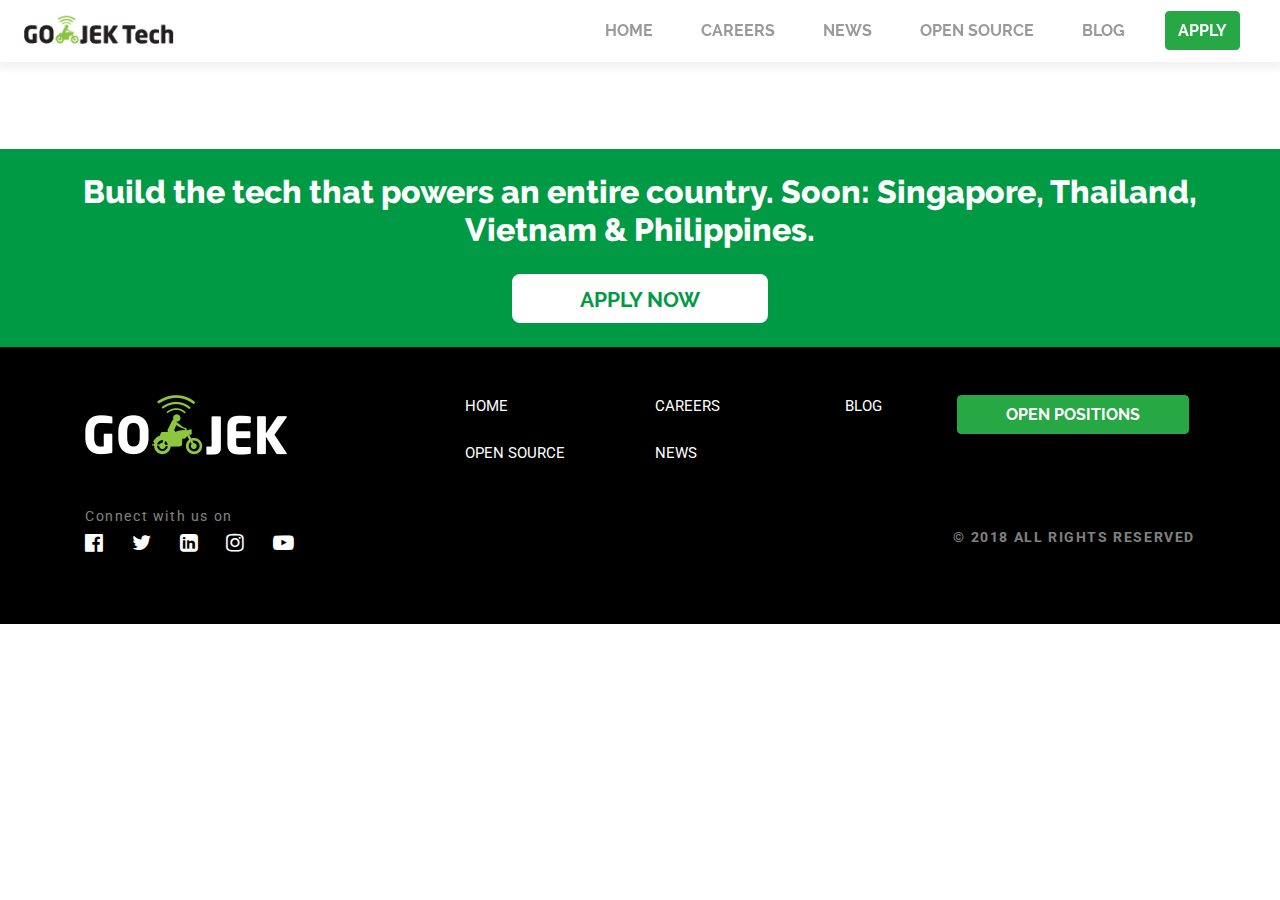
<file: blog/index.html>
<!DOCTYPE html><html><head><meta charset="utf-8"/><meta http-equiv="x-ua-compatible" content="ie=edge"/><meta name="viewport" content="width=device-width, initial-scale=1, shrink-to-fit=no"/><link rel="preload" href="/component---src-layouts-index-js-9b0bda815004f43bad57.js" as="script"/><link rel="preload" href="/component---src-pages-blog-js-96570428b569e938f0ab.js" as="script"/><link rel="preload" href="/path---blog-a0e39f21c11f6a62c5ab.js" as="script"/><link rel="preload" href="/app-a89fc580f2046cc76a47.js" as="script"/><link rel="preload" href="/commons-867e6d8973b299a40b76.js" as="script"/><title data-react-helmet="true">GO-JEK TECH BLOG</title><meta data-react-helmet="true" content="yes" name="apple-mobile-web-app-capable"/><meta data-react-helmet="true" name="description" content="GO-JEK is a Super App. It’s one app for ordering food, commuting, digital payments, shopping, hyper-local delivery, getting a massage and two dozen services. It is Indonesia’s first and fastest growing unicorn building an on-demand empire."/><meta data-react-helmet="true" name="twitter:card" content="summary"/><meta data-react-helmet="true" name="twitter:site" content="@gojektech"/><meta data-react-helmet="true" name="twitter:title" content="GO-JEK TECH"/><meta data-react-helmet="true" name="twitter:description" content="GO-JEK is a Super App. It’s one app for ordering food, commuting, digital payments, shopping, hyper-local delivery, getting a massage and two dozen services. It is Indonesia’s first and fastest growing unicorn building an on-demand empire."/><meta data-react-helmet="true" name="twitter:image" content="http://www.gojek.io/images/go-jek-tech.png"/><meta data-react-helmet="true" property="og:title" content="GO-JEK TECH"/><meta data-react-helmet="true" property="og:type" content="website"/><meta data-react-helmet="true" property="og:url" content="http://gojek.io"/><meta data-react-helmet="true" property="og:image" content="http://www.gojek.io/images/go-jek-tech.png"/><meta data-react-helmet="true" property="og:description" content="GO-JEK is a Super App. It’s one app for ordering food, commuting, digital payments, shopping, hyper-local delivery, getting a massage and two dozen services. It is Indonesia’s first and fastest growing unicorn building an on-demand empire."/><style id="gatsby-inlined-css">@import url(https://fonts.googleapis.com/css?family=Roboto);@import url(https://cdnjs.cloudflare.com/ajax/libs/font-awesome/4.7.0/css/font-awesome.css);.slick-slider{box-sizing:border-box;-webkit-user-select:none;-moz-user-select:none;-ms-user-select:none;user-select:none;-webkit-touch-callout:none;-khtml-user-select:none;-ms-touch-action:pan-y;touch-action:pan-y;-webkit-tap-highlight-color:transparent}.slick-list,.slick-slider{position:relative;display:block}.slick-list{overflow:hidden;margin:0;padding:0}.slick-list:focus{outline:none}.slick-list.dragging{cursor:pointer;cursor:hand}.slick-slider .slick-list,.slick-slider .slick-track{-webkit-transform:translateZ(0);-moz-transform:translateZ(0);-ms-transform:translateZ(0);-o-transform:translateZ(0);transform:translateZ(0)}.slick-track{position:relative;top:0;left:0;display:block;margin-left:auto;margin-right:auto}.slick-track:after,.slick-track:before{display:table;content:""}.slick-track:after{clear:both}.slick-loading .slick-track{visibility:hidden}.slick-slide{display:none;float:left;height:100%;min-height:1px}[dir=rtl] .slick-slide{float:right}.slick-slide img{display:block}.slick-slide.slick-loading img{display:none}.slick-slide.dragging img{pointer-events:none}.slick-initialized .slick-slide{display:block}.slick-loading .slick-slide{visibility:hidden}.slick-vertical .slick-slide{display:block;height:auto;border:1px solid transparent}.slick-arrow.slick-hidden{display:none}.slick-loading .slick-list{background:#fff url([data-uri]) 50% no-repeat}@font-face{font-family:slick;font-weight:400;font-style:normal;src:url(/static/slick.ced611da.eot);src:url(/static/slick.ced611da.eot?#iefix) format("embedded-opentype"),url(/static/slick.b7c9e1e4.woff) format("woff"),url(/static/slick.d41f55a7.ttf) format("truetype"),url([data-uri]#slick) format("svg")}.slick-next,.slick-prev{font-size:0;line-height:0;position:absolute;top:50%;display:block;width:20px;height:20px;padding:0;-webkit-transform:translateY(-50%);-ms-transform:translateY(-50%);transform:translateY(-50%);cursor:pointer;border:none}.slick-next,.slick-next:focus,.slick-next:hover,.slick-prev,.slick-prev:focus,.slick-prev:hover{color:transparent;outline:none;background:transparent}.slick-next:focus:before,.slick-next:hover:before,.slick-prev:focus:before,.slick-prev:hover:before{opacity:1}.slick-next.slick-disabled:before,.slick-prev.slick-disabled:before{opacity:.25}.slick-next:before,.slick-prev:before{font-family:slick;font-size:20px;line-height:1;opacity:.75;color:#fff;-webkit-font-smoothing:antialiased;-moz-osx-font-smoothing:grayscale}.slick-prev{left:-25px}[dir=rtl] .slick-prev{right:-25px;left:auto}.slick-prev:before{content:"\2190"}[dir=rtl] .slick-prev:before{content:"\2192"}.slick-next{right:-25px}[dir=rtl] .slick-next{right:auto;left:-25px}.slick-next:before{content:"\2192"}[dir=rtl] .slick-next:before{content:"\2190"}.slick-dotted.slick-slider{margin-bottom:30px}.slick-dots{position:absolute;bottom:-25px;display:block;width:100%;padding:0;margin:0;list-style:none;text-align:center}.slick-dots li{position:relative;display:inline-block;margin:0 5px;padding:0}.slick-dots li,.slick-dots li button{width:20px;height:20px;cursor:pointer}.slick-dots li button{font-size:0;line-height:0;display:block;padding:5px;color:transparent;border:0;outline:none;background:transparent}.slick-dots li button:focus,.slick-dots li button:hover{outline:none}.slick-dots li button:focus:before,.slick-dots li button:hover:before{opacity:1}.slick-dots li button:before{font-family:slick;font-size:6px;line-height:20px;position:absolute;top:0;left:0;width:20px;height:20px;content:"\2022";text-align:center;opacity:.25;color:#000;-webkit-font-smoothing:antialiased;-moz-osx-font-smoothing:grayscale}.slick-dots li.slick-active button:before{opacity:.75;color:#000}@font-face{font-family:NeoSansBold;src:url(/static/NeoSansPro-Bold.65482afb.ttf)}@font-face{font-family:NeoSansLight;src:url(/static/NeoSansPro-Light.61be723a.ttf)}@font-face{font-family:NeoSans;src:url(/static/NeoSansPro-Regular.baf7b105.ttf)}@font-face{font-family:NeoSansMedium;src:url(/static/NeoSans-Medium.5a107ec0.otf)}@font-face{font-family:RobotoBold;src:url(/static/Roboto-Bold.afa7a91d.ttf)}@font-face{font-family:RobotoBlack;src:url(/static/Roboto-Black.a77b7fc4.ttf)}@font-face{font-family:RobotoRegular;src:url(/static/Roboto-Regular.54a91b06.ttf)}@font-face{font-family:RobotoThin;src:url(/static/Roboto-Thin.5ecbc99d.ttf)}@font-face{font-family:RobotoLight;src:url(/static/Roboto-Light.e22062b3.ttf)}@font-face{font-family:RaleWayRegular;src:url(/static/Raleway-Regular.580d0778.ttf)}@font-face{font-family:RaleWayMedium;src:url(/static/Raleway-Medium.430a0518.ttf)}@font-face{font-family:RaleWayBold;src:url(/static/Raleway-Bold.575e4317.ttf)}@font-face{font-family:RaleWaySemiBold;src:url(/static/Raleway-SemiBold.17ba6410.ttf)}@font-face{font-family:RaleWayExtraBold;src:url(/static/Raleway-ExtraBold.a38a54df.ttf)}.slick-next{right:0!important}.slick-prev{left:0!important}.lg-controls-dark .slick-next:before,.lg-controls-dark .slick-prev:before{color:#fff}.lg-controls-dark .slick-next,.lg-controls-dark .slick-next:focus,.lg-controls-dark .slick-next:hover,.lg-controls-dark .slick-prev,.lg-controls-dark .slick-prev:focus,.lg-controls-dark .slick-prev:hover{width:30px;height:30px;background-color:#000}.slick-next,.slick-prev{z-index:99}.tech-facts-slider .slick-slide{padding:0 5px}.custom-controls-light .slick-next:before,.custom-controls-light .slick-prev:before{color:#000}.slick-slide{transition:all .3s ease-in-out;padding:0 20px}.slick-active,.slick-current{opacity:1}.go-jek-slider .slick-slide{margin:0}.go-jek-slider .slick-active{opacity:.2}.go-jek-slider .slick-current,.slick-current{opacity:1}.go-jek-slider .slick-slide,.impact-slider .slick-slide{padding:0}.impact-slider .slick-active{opacity:.1;pointer-events:none}.impact-slider .slick-current{opacity:1;pointer-events:visible;cursor:pointer}.slick-next:before,.slick-prev:before{font-family:FontAwesome!important}.slick-next:before{content:"\F054"!important}.slick-prev:before{content:"\F053"!important}@media (min-width:320px) and (max-width:480px){.custom-controls-dark .slick-next:before,.custom-controls-dark .slick-prev:before{color:#fff;opacity:1}.custom-controls-dark .slick-next,.custom-controls-dark .slick-next:focus,.custom-controls-dark .slick-next:hover,.custom-controls-dark .slick-prev,.custom-controls-dark .slick-prev:focus,.custom-controls-dark .slick-prev:hover{width:30px;height:30px;background-color:#000}.custom-controls-light .slick-next,.custom-controls-light .slick-next:focus,.custom-controls-light .slick-next:hover,.custom-controls-light .slick-prev,.custom-controls-light .slick-prev:focus,.custom-controls-light .slick-prev:hover{width:30px;height:30px;background-color:#fff}}.slick-dots li.slick-active button:before{opacity:1;color:green!important}.slick-dots li button:before{font-size:10px!important}

/*!
 * Bootstrap v4.1.1 (https://getbootstrap.com/)
 * Copyright 2011-2018 The Bootstrap Authors
 * Copyright 2011-2018 Twitter, Inc.
 * Licensed under MIT (https://github.com/twbs/bootstrap/blob/master/LICENSE)
 */:root{--blue:#007bff;--indigo:#6610f2;--purple:#6f42c1;--pink:#e83e8c;--red:#dc3545;--orange:#fd7e14;--yellow:#ffc107;--green:#28a745;--teal:#20c997;--cyan:#17a2b8;--white:#fff;--gray:#6c757d;--gray-dark:#343a40;--primary:#007bff;--secondary:#6c757d;--success:#28a745;--info:#17a2b8;--warning:#ffc107;--danger:#dc3545;--light:#f8f9fa;--dark:#343a40;--breakpoint-xs:0;--breakpoint-sm:576px;--breakpoint-md:768px;--breakpoint-lg:992px;--breakpoint-xl:1200px;--font-family-sans-serif:-apple-system,BlinkMacSystemFont,"Segoe UI",Roboto,"Helvetica Neue",Arial,sans-serif,"Apple Color Emoji","Segoe UI Emoji","Segoe UI Symbol";--font-family-monospace:SFMono-Regular,Menlo,Monaco,Consolas,"Liberation Mono","Courier New",monospace}*,:after,:before{box-sizing:border-box}html{font-family:sans-serif;line-height:1.15;-webkit-text-size-adjust:100%;-ms-text-size-adjust:100%;-ms-overflow-style:scrollbar;-webkit-tap-highlight-color:rgba(0,0,0,0)}@-ms-viewport{width:device-width}article,aside,figcaption,figure,footer,header,hgroup,main,nav,section{display:block}body{margin:0;font-family:-apple-system,BlinkMacSystemFont,Segoe UI,Roboto,Helvetica Neue,Arial,sans-serif;font-size:1rem;font-weight:400;line-height:1.5;color:#212529;text-align:left;background-color:#fff}[tabindex="-1"]:focus{outline:0!important}hr{box-sizing:content-box;height:0;overflow:visible}h1,h2,h3,h4,h5,h6{margin-top:0;margin-bottom:.5rem}p{margin-top:0;margin-bottom:1rem}abbr[data-original-title],abbr[title]{text-decoration:underline;text-decoration:underline dotted;cursor:help;border-bottom:0}address{font-style:normal;line-height:inherit}address,dl,ol,ul{margin-bottom:1rem}dl,ol,ul{margin-top:0}ol ol,ol ul,ul ol,ul ul{margin-bottom:0}dt{font-weight:700}dd{margin-bottom:.5rem;margin-left:0}blockquote{margin:0 0 1rem}dfn{font-style:italic}b,strong{font-weight:bolder}small{font-size:80%}sub,sup{position:relative;font-size:75%;line-height:0;vertical-align:baseline}sub{bottom:-.25em}sup{top:-.5em}a{color:#007bff;text-decoration:none;background-color:transparent;-webkit-text-decoration-skip:objects}a:hover{color:#0056b3;text-decoration:none}a:not([href]):not([tabindex]),a:not([href]):not([tabindex]):focus,a:not([href]):not([tabindex]):hover{color:inherit;text-decoration:none}a:not([href]):not([tabindex]):focus{outline:0}code,kbd,pre,samp{font-family:SFMono-Regular,Menlo,Monaco,Consolas,Liberation Mono,Courier New,monospace;font-size:1em}pre{margin-top:0;margin-bottom:1rem;overflow:auto;-ms-overflow-style:scrollbar}figure{margin:0 0 1rem}img{vertical-align:middle;border-style:none}svg:not(:root){overflow:hidden}table{border-collapse:collapse}caption{padding-top:.75rem;padding-bottom:.75rem;color:#6c757d;text-align:left;caption-side:bottom}th{text-align:inherit}label{display:inline-block;margin-bottom:.5rem}button{border-radius:0}button:focus{outline:1px dotted;outline:5px auto -webkit-focus-ring-color}button,input,optgroup,select,textarea{margin:0;font-family:inherit;font-size:inherit;line-height:inherit}button,input{overflow:visible}button,select{text-transform:none}[type=reset],[type=submit],button,html [type=button]{-webkit-appearance:button}[type=button]::-moz-focus-inner,[type=reset]::-moz-focus-inner,[type=submit]::-moz-focus-inner,button::-moz-focus-inner{padding:0;border-style:none}input[type=checkbox],input[type=radio]{box-sizing:border-box;padding:0}input[type=date],input[type=datetime-local],input[type=month],input[type=time]{-webkit-appearance:listbox}textarea{overflow:auto;resize:vertical}fieldset{min-width:0;padding:0;margin:0;border:0}legend{display:block;width:100%;max-width:100%;padding:0;margin-bottom:.5rem;font-size:1.5rem;line-height:inherit;color:inherit;white-space:normal}progress{vertical-align:baseline}[type=number]::-webkit-inner-spin-button,[type=number]::-webkit-outer-spin-button{height:auto}[type=search]{outline-offset:-2px;-webkit-appearance:none}[type=search]::-webkit-search-cancel-button,[type=search]::-webkit-search-decoration{-webkit-appearance:none}::-webkit-file-upload-button{font:inherit;-webkit-appearance:button}output{display:inline-block}summary{display:list-item;cursor:pointer}template{display:none}[hidden]{display:none!important}.h1,.h2,.h3,.h4,.h5,.h6,h1,h2,h3,h4,h5,h6{margin-bottom:.5rem;font-family:inherit;font-weight:500;line-height:1.2;color:inherit}.h1,h1{font-size:2.5rem}.h2,h2{font-size:2rem}.h3,h3{font-size:1.75rem}.h4,h4{font-size:1.5rem}.h5,h5{font-size:1.25rem}.h6,h6{font-size:1rem}.lead{font-size:1.25rem;font-weight:300}.display-1{font-size:6rem}.display-1,.display-2{font-weight:300;line-height:1.2}.display-2{font-size:5.5rem}.display-3{font-size:4.5rem}.display-3,.display-4{font-weight:300;line-height:1.2}.display-4{font-size:3.5rem}hr{margin-top:1rem;margin-bottom:1rem;border:0;border-top:1px solid rgba(0,0,0,.1)}.small,small{font-size:80%;font-weight:400}.mark,mark{padding:.2em;background-color:#fcf8e3}.list-inline,.list-unstyled{padding-left:0;list-style:none}.list-inline-item{display:inline-block}.list-inline-item:not(:last-child){margin-right:.5rem}.initialism{font-size:90%;text-transform:uppercase}.blockquote{margin-bottom:1rem;font-size:1.25rem}.blockquote-footer{display:block;font-size:80%;color:#6c757d}.blockquote-footer:before{content:"\2014   \A0"}.img-fluid,.img-thumbnail{max-width:100%;height:auto}.img-thumbnail{padding:.25rem;background-color:#fff;border:1px solid #a5a5a5;border-radius:.25rem}.figure{display:inline-block}.figure-img{margin-bottom:.5rem;line-height:1}.figure-caption{font-size:90%;color:#6c757d}code{font-size:87.5%;color:#e83e8c;word-break:break-word}a>code{color:inherit}kbd{padding:.2rem .4rem;font-size:87.5%;color:#fff;background-color:#212529;border-radius:.2rem}kbd kbd{padding:0;font-size:100%;font-weight:700}pre{display:block;font-size:87.5%;color:#212529}pre code{font-size:inherit;color:inherit;word-break:normal}.pre-scrollable{max-height:340px;overflow-y:scroll}.container{width:100%;padding-right:15px;padding-left:15px;margin-right:auto;margin-left:auto}@media (min-width:576px){.container{max-width:540px}}@media (min-width:768px){.container{max-width:720px}}@media (min-width:992px){.container{max-width:960px}}@media (min-width:1200px){.container{max-width:1140px}}.container-fluid{width:100%;padding-right:15px;padding-left:15px;margin-right:auto;margin-left:auto}.row{display:flex;flex-wrap:wrap;margin-right:-15px;margin-left:-15px}.no-gutters{margin-right:0;margin-left:0}.no-gutters>.col,.no-gutters>[class*=col-]{padding-right:0;padding-left:0}.col,.col-1,.col-2,.col-3,.col-4,.col-5,.col-6,.col-7,.col-8,.col-9,.col-10,.col-11,.col-12,.col-auto,.col-lg,.col-lg-1,.col-lg-2,.col-lg-3,.col-lg-4,.col-lg-5,.col-lg-6,.col-lg-7,.col-lg-8,.col-lg-9,.col-lg-10,.col-lg-11,.col-lg-12,.col-lg-auto,.col-md,.col-md-1,.col-md-2,.col-md-3,.col-md-4,.col-md-5,.col-md-6,.col-md-7,.col-md-8,.col-md-9,.col-md-10,.col-md-11,.col-md-12,.col-md-auto,.col-sm,.col-sm-1,.col-sm-2,.col-sm-3,.col-sm-4,.col-sm-5,.col-sm-6,.col-sm-7,.col-sm-8,.col-sm-9,.col-sm-10,.col-sm-11,.col-sm-12,.col-sm-auto,.col-xl,.col-xl-1,.col-xl-2,.col-xl-3,.col-xl-4,.col-xl-5,.col-xl-6,.col-xl-7,.col-xl-8,.col-xl-9,.col-xl-10,.col-xl-11,.col-xl-12,.col-xl-auto{position:relative;width:100%;min-height:1px;padding-right:15px;padding-left:15px}.col{flex-basis:0;flex-grow:1;max-width:100%}.col-auto{flex:0 0 auto;width:auto;max-width:none}.col-1{flex:0 0 8.33333%;max-width:8.33333%}.col-2{flex:0 0 16.66667%;max-width:16.66667%}.col-3{flex:0 0 25%;max-width:25%}.col-4{flex:0 0 33.33333%;max-width:33.33333%}.col-5{flex:0 0 41.66667%;max-width:41.66667%}.col-6{flex:0 0 50%;max-width:50%}.col-7{flex:0 0 58.33333%;max-width:58.33333%}.col-8{flex:0 0 66.66667%;max-width:66.66667%}.col-9{flex:0 0 75%;max-width:75%}.col-10{flex:0 0 83.33333%;max-width:83.33333%}.col-11{flex:0 0 91.66667%;max-width:91.66667%}.col-12{flex:0 0 100%;max-width:100%}.order-first{order:-1}.order-last{order:13}.order-0{order:0}.order-1{order:1}.order-2{order:2}.order-3{order:3}.order-4{order:4}.order-5{order:5}.order-6{order:6}.order-7{order:7}.order-8{order:8}.order-9{order:9}.order-10{order:10}.order-11{order:11}.order-12{order:12}.offset-1{margin-left:8.33333%}.offset-2{margin-left:16.66667%}.offset-3{margin-left:25%}.offset-4{margin-left:33.33333%}.offset-5{margin-left:41.66667%}.offset-6{margin-left:50%}.offset-7{margin-left:58.33333%}.offset-8{margin-left:66.66667%}.offset-9{margin-left:75%}.offset-10{margin-left:83.33333%}.offset-11{margin-left:91.66667%}@media (min-width:576px){.col-sm{flex-basis:0;flex-grow:1;max-width:100%}.col-sm-auto{flex:0 0 auto;width:auto;max-width:none}.col-sm-1{flex:0 0 8.33333%;max-width:8.33333%}.col-sm-2{flex:0 0 16.66667%;max-width:16.66667%}.col-sm-3{flex:0 0 25%;max-width:25%}.col-sm-4{flex:0 0 33.33333%;max-width:33.33333%}.col-sm-5{flex:0 0 41.66667%;max-width:41.66667%}.col-sm-6{flex:0 0 50%;max-width:50%}.col-sm-7{flex:0 0 58.33333%;max-width:58.33333%}.col-sm-8{flex:0 0 66.66667%;max-width:66.66667%}.col-sm-9{flex:0 0 75%;max-width:75%}.col-sm-10{flex:0 0 83.33333%;max-width:83.33333%}.col-sm-11{flex:0 0 91.66667%;max-width:91.66667%}.col-sm-12{flex:0 0 100%;max-width:100%}.order-sm-first{order:-1}.order-sm-last{order:13}.order-sm-0{order:0}.order-sm-1{order:1}.order-sm-2{order:2}.order-sm-3{order:3}.order-sm-4{order:4}.order-sm-5{order:5}.order-sm-6{order:6}.order-sm-7{order:7}.order-sm-8{order:8}.order-sm-9{order:9}.order-sm-10{order:10}.order-sm-11{order:11}.order-sm-12{order:12}.offset-sm-0{margin-left:0}.offset-sm-1{margin-left:8.33333%}.offset-sm-2{margin-left:16.66667%}.offset-sm-3{margin-left:25%}.offset-sm-4{margin-left:33.33333%}.offset-sm-5{margin-left:41.66667%}.offset-sm-6{margin-left:50%}.offset-sm-7{margin-left:58.33333%}.offset-sm-8{margin-left:66.66667%}.offset-sm-9{margin-left:75%}.offset-sm-10{margin-left:83.33333%}.offset-sm-11{margin-left:91.66667%}}@media (min-width:768px){.col-md{flex-basis:0;flex-grow:1;max-width:100%}.col-md-auto{flex:0 0 auto;width:auto;max-width:none}.col-md-1{flex:0 0 8.33333%;max-width:8.33333%}.col-md-2{flex:0 0 16.66667%;max-width:16.66667%}.col-md-3{flex:0 0 25%;max-width:25%}.col-md-4{flex:0 0 33.33333%;max-width:33.33333%}.col-md-5{flex:0 0 41.66667%;max-width:41.66667%}.col-md-6{flex:0 0 50%;max-width:50%}.col-md-7{flex:0 0 58.33333%;max-width:58.33333%}.col-md-8{flex:0 0 66.66667%;max-width:66.66667%}.col-md-9{flex:0 0 75%;max-width:75%}.col-md-10{flex:0 0 83.33333%;max-width:83.33333%}.col-md-11{flex:0 0 91.66667%;max-width:91.66667%}.col-md-12{flex:0 0 100%;max-width:100%}.order-md-first{order:-1}.order-md-last{order:13}.order-md-0{order:0}.order-md-1{order:1}.order-md-2{order:2}.order-md-3{order:3}.order-md-4{order:4}.order-md-5{order:5}.order-md-6{order:6}.order-md-7{order:7}.order-md-8{order:8}.order-md-9{order:9}.order-md-10{order:10}.order-md-11{order:11}.order-md-12{order:12}.offset-md-0{margin-left:0}.offset-md-1{margin-left:8.33333%}.offset-md-2{margin-left:16.66667%}.offset-md-3{margin-left:25%}.offset-md-4{margin-left:33.33333%}.offset-md-5{margin-left:41.66667%}.offset-md-6{margin-left:50%}.offset-md-7{margin-left:58.33333%}.offset-md-8{margin-left:66.66667%}.offset-md-9{margin-left:75%}.offset-md-10{margin-left:83.33333%}.offset-md-11{margin-left:91.66667%}}@media (min-width:992px){.col-lg{flex-basis:0;flex-grow:1;max-width:100%}.col-lg-auto{flex:0 0 auto;width:auto;max-width:none}.col-lg-1{flex:0 0 8.33333%;max-width:8.33333%}.col-lg-2{flex:0 0 16.66667%;max-width:16.66667%}.col-lg-3{flex:0 0 25%;max-width:25%}.col-lg-4{flex:0 0 33.33333%;max-width:33.33333%}.col-lg-5{flex:0 0 41.66667%;max-width:41.66667%}.col-lg-6{flex:0 0 50%;max-width:50%}.col-lg-7{flex:0 0 58.33333%;max-width:58.33333%}.col-lg-8{flex:0 0 66.66667%;max-width:66.66667%}.col-lg-9{flex:0 0 75%;max-width:75%}.col-lg-10{flex:0 0 83.33333%;max-width:83.33333%}.col-lg-11{flex:0 0 91.66667%;max-width:91.66667%}.col-lg-12{flex:0 0 100%;max-width:100%}.order-lg-first{order:-1}.order-lg-last{order:13}.order-lg-0{order:0}.order-lg-1{order:1}.order-lg-2{order:2}.order-lg-3{order:3}.order-lg-4{order:4}.order-lg-5{order:5}.order-lg-6{order:6}.order-lg-7{order:7}.order-lg-8{order:8}.order-lg-9{order:9}.order-lg-10{order:10}.order-lg-11{order:11}.order-lg-12{order:12}.offset-lg-0{margin-left:0}.offset-lg-1{margin-left:8.33333%}.offset-lg-2{margin-left:16.66667%}.offset-lg-3{margin-left:25%}.offset-lg-4{margin-left:33.33333%}.offset-lg-5{margin-left:41.66667%}.offset-lg-6{margin-left:50%}.offset-lg-7{margin-left:58.33333%}.offset-lg-8{margin-left:66.66667%}.offset-lg-9{margin-left:75%}.offset-lg-10{margin-left:83.33333%}.offset-lg-11{margin-left:91.66667%}}@media (min-width:1200px){.col-xl{flex-basis:0;flex-grow:1;max-width:100%}.col-xl-auto{flex:0 0 auto;width:auto;max-width:none}.col-xl-1{flex:0 0 8.33333%;max-width:8.33333%}.col-xl-2{flex:0 0 16.66667%;max-width:16.66667%}.col-xl-3{flex:0 0 25%;max-width:25%}.col-xl-4{flex:0 0 33.33333%;max-width:33.33333%}.col-xl-5{flex:0 0 41.66667%;max-width:41.66667%}.col-xl-6{flex:0 0 50%;max-width:50%}.col-xl-7{flex:0 0 58.33333%;max-width:58.33333%}.col-xl-8{flex:0 0 66.66667%;max-width:66.66667%}.col-xl-9{flex:0 0 75%;max-width:75%}.col-xl-10{flex:0 0 83.33333%;max-width:83.33333%}.col-xl-11{flex:0 0 91.66667%;max-width:91.66667%}.col-xl-12{flex:0 0 100%;max-width:100%}.order-xl-first{order:-1}.order-xl-last{order:13}.order-xl-0{order:0}.order-xl-1{order:1}.order-xl-2{order:2}.order-xl-3{order:3}.order-xl-4{order:4}.order-xl-5{order:5}.order-xl-6{order:6}.order-xl-7{order:7}.order-xl-8{order:8}.order-xl-9{order:9}.order-xl-10{order:10}.order-xl-11{order:11}.order-xl-12{order:12}.offset-xl-0{margin-left:0}.offset-xl-1{margin-left:8.33333%}.offset-xl-2{margin-left:16.66667%}.offset-xl-3{margin-left:25%}.offset-xl-4{margin-left:33.33333%}.offset-xl-5{margin-left:41.66667%}.offset-xl-6{margin-left:50%}.offset-xl-7{margin-left:58.33333%}.offset-xl-8{margin-left:66.66667%}.offset-xl-9{margin-left:75%}.offset-xl-10{margin-left:83.33333%}.offset-xl-11{margin-left:91.66667%}}.table{width:100%;max-width:100%;margin-bottom:1rem;background-color:transparent}.table td,.table th{padding:.75rem;vertical-align:top;border-top:1px solid #a5a5a5}.table thead th{vertical-align:bottom;border-bottom:2px solid #a5a5a5}.table tbody+tbody{border-top:2px solid #a5a5a5}.table .table{background-color:#fff}.table-sm td,.table-sm th{padding:.3rem}.table-bordered,.table-bordered td,.table-bordered th{border:1px solid #a5a5a5}.table-bordered thead td,.table-bordered thead th{border-bottom-width:2px}.table-borderless tbody+tbody,.table-borderless td,.table-borderless th,.table-borderless thead th{border:0}.table-striped tbody tr:nth-of-type(odd){background-color:rgba(0,0,0,.05)}.table-hover tbody tr:hover{background-color:rgba(0,0,0,.075)}.table-primary,.table-primary>td,.table-primary>th{background-color:#b8daff}.table-hover .table-primary:hover,.table-hover .table-primary:hover>td,.table-hover .table-primary:hover>th{background-color:#9fcdff}.table-secondary,.table-secondary>td,.table-secondary>th{background-color:#d6d8db}.table-hover .table-secondary:hover,.table-hover .table-secondary:hover>td,.table-hover .table-secondary:hover>th{background-color:#c8cbcf}.table-success,.table-success>td,.table-success>th{background-color:#c3e6cb}.table-hover .table-success:hover,.table-hover .table-success:hover>td,.table-hover .table-success:hover>th{background-color:#b1dfbb}.table-info,.table-info>td,.table-info>th{background-color:#bee5eb}.table-hover .table-info:hover,.table-hover .table-info:hover>td,.table-hover .table-info:hover>th{background-color:#abdde5}.table-warning,.table-warning>td,.table-warning>th{background-color:#ffeeba}.table-hover .table-warning:hover,.table-hover .table-warning:hover>td,.table-hover .table-warning:hover>th{background-color:#ffe8a1}.table-danger,.table-danger>td,.table-danger>th{background-color:#f5c6cb}.table-hover .table-danger:hover,.table-hover .table-danger:hover>td,.table-hover .table-danger:hover>th{background-color:#f1b0b7}.table-light,.table-light>td,.table-light>th{background-color:#fdfdfe}.table-hover .table-light:hover,.table-hover .table-light:hover>td,.table-hover .table-light:hover>th{background-color:#ececf6}.table-dark,.table-dark>td,.table-dark>th{background-color:#c6c8ca}.table-hover .table-dark:hover,.table-hover .table-dark:hover>td,.table-hover .table-dark:hover>th{background-color:#b9bbbe}.table-active,.table-active>td,.table-active>th,.table-hover .table-active:hover,.table-hover .table-active:hover>td,.table-hover .table-active:hover>th{background-color:rgba(0,0,0,.075)}.table .thead-dark th{color:#fff;background-color:#212529;border-color:#32383e}.table .thead-light th{color:#495057;background-color:#9a9a9a;border-color:#a5a5a5}.table-dark{color:#fff;background-color:#212529}.table-dark td,.table-dark th,.table-dark thead th{border-color:#32383e}.table-dark.table-bordered{border:0}.table-dark.table-striped tbody tr:nth-of-type(odd){background-color:hsla(0,0%,100%,.05)}.table-dark.table-hover tbody tr:hover{background-color:hsla(0,0%,100%,.075)}@media (max-width:575.98px){.table-responsive-sm{display:block;width:100%;overflow-x:auto;-webkit-overflow-scrolling:touch;-ms-overflow-style:-ms-autohiding-scrollbar}.table-responsive-sm>.table-bordered{border:0}}@media (max-width:767.98px){.table-responsive-md{display:block;width:100%;overflow-x:auto;-webkit-overflow-scrolling:touch;-ms-overflow-style:-ms-autohiding-scrollbar}.table-responsive-md>.table-bordered{border:0}}@media (max-width:991.98px){.table-responsive-lg{display:block;width:100%;overflow-x:auto;-webkit-overflow-scrolling:touch;-ms-overflow-style:-ms-autohiding-scrollbar}.table-responsive-lg>.table-bordered{border:0}}@media (max-width:1199.98px){.table-responsive-xl{display:block;width:100%;overflow-x:auto;-webkit-overflow-scrolling:touch;-ms-overflow-style:-ms-autohiding-scrollbar}.table-responsive-xl>.table-bordered{border:0}}.table-responsive{display:block;width:100%;overflow-x:auto;-webkit-overflow-scrolling:touch;-ms-overflow-style:-ms-autohiding-scrollbar}.table-responsive>.table-bordered{border:0}.form-control{display:block;width:100%;padding:.375rem .75rem;font-size:1rem;line-height:1.5;color:#495057;background-color:#fff;background-clip:padding-box;border:1px solid #686868;border-radius:.25rem;transition:border-color .15s ease-in-out,box-shadow .15s ease-in-out}@media screen and (prefers-reduced-motion:reduce){.form-control{transition:none}}.form-control::-ms-expand{background-color:transparent;border:0}.form-control:focus{color:#495057;background-color:#fff;border-color:#80bdff;outline:0;box-shadow:0 0 0 .2rem rgba(0,123,255,.25)}.form-control::placeholder{color:#6c757d;opacity:1}.form-control:disabled,.form-control[readonly]{background-color:#9a9a9a;opacity:1}select.form-control:not([size]):not([multiple]){height:calc(2.25rem + 2px)}select.form-control:focus::-ms-value{color:#495057;background-color:#fff}.form-control-file,.form-control-range{display:block;width:100%}.col-form-label{padding-top:calc(.375rem + 1px);padding-bottom:calc(.375rem + 1px);margin-bottom:0;font-size:inherit;line-height:1.5}.col-form-label-lg{padding-top:calc(.5rem + 1px);padding-bottom:calc(.5rem + 1px);font-size:1.25rem;line-height:1.5}.col-form-label-sm{padding-top:calc(.25rem + 1px);padding-bottom:calc(.25rem + 1px);font-size:.875rem;line-height:1.5}.form-control-plaintext{display:block;width:100%;padding-top:.375rem;padding-bottom:.375rem;margin-bottom:0;line-height:1.5;color:#212529;background-color:transparent;border:solid transparent;border-width:1px 0}.form-control-plaintext.form-control-lg,.form-control-plaintext.form-control-sm,.input-group-lg>.form-control-plaintext.form-control,.input-group-lg>.input-group-append>.form-control-plaintext.btn,.input-group-lg>.input-group-append>.form-control-plaintext.input-group-text,.input-group-lg>.input-group-prepend>.form-control-plaintext.btn,.input-group-lg>.input-group-prepend>.form-control-plaintext.input-group-text,.input-group-sm>.form-control-plaintext.form-control,.input-group-sm>.input-group-append>.form-control-plaintext.btn,.input-group-sm>.input-group-append>.form-control-plaintext.input-group-text,.input-group-sm>.input-group-prepend>.form-control-plaintext.btn,.input-group-sm>.input-group-prepend>.form-control-plaintext.input-group-text{padding-right:0;padding-left:0}.form-control-sm,.input-group-sm>.form-control,.input-group-sm>.input-group-append>.btn,.input-group-sm>.input-group-append>.input-group-text,.input-group-sm>.input-group-prepend>.btn,.input-group-sm>.input-group-prepend>.input-group-text{padding:.25rem .5rem;font-size:.875rem;line-height:1.5;border-radius:.2rem}.input-group-sm>.input-group-append>select.btn:not([size]):not([multiple]),.input-group-sm>.input-group-append>select.input-group-text:not([size]):not([multiple]),.input-group-sm>.input-group-prepend>select.btn:not([size]):not([multiple]),.input-group-sm>.input-group-prepend>select.input-group-text:not([size]):not([multiple]),.input-group-sm>select.form-control:not([size]):not([multiple]),select.form-control-sm:not([size]):not([multiple]){height:calc(1.8125rem + 2px)}.form-control-lg,.input-group-lg>.form-control,.input-group-lg>.input-group-append>.btn,.input-group-lg>.input-group-append>.input-group-text,.input-group-lg>.input-group-prepend>.btn,.input-group-lg>.input-group-prepend>.input-group-text{padding:.5rem 1rem;font-size:1.25rem;line-height:1.5;border-radius:.3rem}.input-group-lg>.input-group-append>select.btn:not([size]):not([multiple]),.input-group-lg>.input-group-append>select.input-group-text:not([size]):not([multiple]),.input-group-lg>.input-group-prepend>select.btn:not([size]):not([multiple]),.input-group-lg>.input-group-prepend>select.input-group-text:not([size]):not([multiple]),.input-group-lg>select.form-control:not([size]):not([multiple]),select.form-control-lg:not([size]):not([multiple]){height:calc(2.875rem + 2px)}.form-group{margin-bottom:1rem}.form-text{display:block;margin-top:.25rem}.form-row{display:flex;flex-wrap:wrap;margin-right:-5px;margin-left:-5px}.form-row>.col,.form-row>[class*=col-]{padding-right:5px;padding-left:5px}.form-check{position:relative;display:block;padding-left:1.25rem}.form-check-input{position:absolute;margin-top:.3rem;margin-left:-1.25rem}.form-check-input:disabled~.form-check-label{color:#6c757d}.form-check-label{margin-bottom:0}.form-check-inline{display:inline-flex;align-items:center;padding-left:0;margin-right:.75rem}.form-check-inline .form-check-input{position:static;margin-top:0;margin-right:.3125rem;margin-left:0}.valid-feedback{display:none;width:100%;margin-top:.25rem;font-size:80%;color:#28a745}.valid-tooltip{position:absolute;top:100%;z-index:5;display:none;max-width:100%;padding:.5rem;margin-top:.1rem;font-size:.875rem;line-height:1;color:#fff;background-color:rgba(40,167,69,.8);border-radius:.2rem}.custom-select.is-valid,.form-control.is-valid,.was-validated .custom-select:valid,.was-validated .form-control:valid{border-color:#28a745}.custom-select.is-valid:focus,.form-control.is-valid:focus,.was-validated .custom-select:valid:focus,.was-validated .form-control:valid:focus{border-color:#28a745;box-shadow:0 0 0 .2rem rgba(40,167,69,.25)}.custom-select.is-valid~.valid-feedback,.custom-select.is-valid~.valid-tooltip,.form-control-file.is-valid~.valid-feedback,.form-control-file.is-valid~.valid-tooltip,.form-control.is-valid~.valid-feedback,.form-control.is-valid~.valid-tooltip,.was-validated .custom-select:valid~.valid-feedback,.was-validated .custom-select:valid~.valid-tooltip,.was-validated .form-control-file:valid~.valid-feedback,.was-validated .form-control-file:valid~.valid-tooltip,.was-validated .form-control:valid~.valid-feedback,.was-validated .form-control:valid~.valid-tooltip{display:block}.form-check-input.is-valid~.form-check-label,.was-validated .form-check-input:valid~.form-check-label{color:#28a745}.form-check-input.is-valid~.valid-feedback,.form-check-input.is-valid~.valid-tooltip,.was-validated .form-check-input:valid~.valid-feedback,.was-validated .form-check-input:valid~.valid-tooltip{display:block}.custom-control-input.is-valid~.custom-control-label,.was-validated .custom-control-input:valid~.custom-control-label{color:#28a745}.custom-control-input.is-valid~.custom-control-label:before,.was-validated .custom-control-input:valid~.custom-control-label:before{background-color:#71dd8a}.custom-control-input.is-valid~.valid-feedback,.custom-control-input.is-valid~.valid-tooltip,.was-validated .custom-control-input:valid~.valid-feedback,.was-validated .custom-control-input:valid~.valid-tooltip{display:block}.custom-control-input.is-valid:checked~.custom-control-label:before,.was-validated .custom-control-input:valid:checked~.custom-control-label:before{background-color:#34ce57}.custom-control-input.is-valid:focus~.custom-control-label:before,.was-validated .custom-control-input:valid:focus~.custom-control-label:before{box-shadow:0 0 0 1px #fff,0 0 0 .2rem rgba(40,167,69,.25)}.custom-file-input.is-valid~.custom-file-label,.was-validated .custom-file-input:valid~.custom-file-label{border-color:#28a745}.custom-file-input.is-valid~.custom-file-label:before,.was-validated .custom-file-input:valid~.custom-file-label:before{border-color:inherit}.custom-file-input.is-valid~.valid-feedback,.custom-file-input.is-valid~.valid-tooltip,.was-validated .custom-file-input:valid~.valid-feedback,.was-validated .custom-file-input:valid~.valid-tooltip{display:block}.custom-file-input.is-valid:focus~.custom-file-label,.was-validated .custom-file-input:valid:focus~.custom-file-label{box-shadow:0 0 0 .2rem rgba(40,167,69,.25)}.invalid-feedback{display:none;width:100%;margin-top:.25rem;font-size:80%;color:#dc3545}.invalid-tooltip{position:absolute;top:100%;z-index:5;display:none;max-width:100%;padding:.5rem;margin-top:.1rem;font-size:.875rem;line-height:1;color:#fff;background-color:rgba(220,53,69,.8);border-radius:.2rem}.custom-select.is-invalid,.form-control.is-invalid,.was-validated .custom-select:invalid,.was-validated .form-control:invalid{border-color:#dc3545}.custom-select.is-invalid:focus,.form-control.is-invalid:focus,.was-validated .custom-select:invalid:focus,.was-validated .form-control:invalid:focus{border-color:#dc3545;box-shadow:0 0 0 .2rem rgba(220,53,69,.25)}.custom-select.is-invalid~.invalid-feedback,.custom-select.is-invalid~.invalid-tooltip,.form-control-file.is-invalid~.invalid-feedback,.form-control-file.is-invalid~.invalid-tooltip,.form-control.is-invalid~.invalid-feedback,.form-control.is-invalid~.invalid-tooltip,.was-validated .custom-select:invalid~.invalid-feedback,.was-validated .custom-select:invalid~.invalid-tooltip,.was-validated .form-control-file:invalid~.invalid-feedback,.was-validated .form-control-file:invalid~.invalid-tooltip,.was-validated .form-control:invalid~.invalid-feedback,.was-validated .form-control:invalid~.invalid-tooltip{display:block}.form-check-input.is-invalid~.form-check-label,.was-validated .form-check-input:invalid~.form-check-label{color:#dc3545}.form-check-input.is-invalid~.invalid-feedback,.form-check-input.is-invalid~.invalid-tooltip,.was-validated .form-check-input:invalid~.invalid-feedback,.was-validated .form-check-input:invalid~.invalid-tooltip{display:block}.custom-control-input.is-invalid~.custom-control-label,.was-validated .custom-control-input:invalid~.custom-control-label{color:#dc3545}.custom-control-input.is-invalid~.custom-control-label:before,.was-validated .custom-control-input:invalid~.custom-control-label:before{background-color:#efa2a9}.custom-control-input.is-invalid~.invalid-feedback,.custom-control-input.is-invalid~.invalid-tooltip,.was-validated .custom-control-input:invalid~.invalid-feedback,.was-validated .custom-control-input:invalid~.invalid-tooltip{display:block}.custom-control-input.is-invalid:checked~.custom-control-label:before,.was-validated .custom-control-input:invalid:checked~.custom-control-label:before{background-color:#e4606d}.custom-control-input.is-invalid:focus~.custom-control-label:before,.was-validated .custom-control-input:invalid:focus~.custom-control-label:before{box-shadow:0 0 0 1px #fff,0 0 0 .2rem rgba(220,53,69,.25)}.custom-file-input.is-invalid~.custom-file-label,.was-validated .custom-file-input:invalid~.custom-file-label{border-color:#dc3545}.custom-file-input.is-invalid~.custom-file-label:before,.was-validated .custom-file-input:invalid~.custom-file-label:before{border-color:inherit}.custom-file-input.is-invalid~.invalid-feedback,.custom-file-input.is-invalid~.invalid-tooltip,.was-validated .custom-file-input:invalid~.invalid-feedback,.was-validated .custom-file-input:invalid~.invalid-tooltip{display:block}.custom-file-input.is-invalid:focus~.custom-file-label,.was-validated .custom-file-input:invalid:focus~.custom-file-label{box-shadow:0 0 0 .2rem rgba(220,53,69,.25)}.form-inline{display:flex;flex-flow:row wrap;align-items:center}.form-inline .form-check{width:100%}@media (min-width:576px){.form-inline label{justify-content:center}.form-inline .form-group,.form-inline label{display:flex;align-items:center;margin-bottom:0}.form-inline .form-group{flex:0 0 auto;flex-flow:row wrap}.form-inline .form-control{display:inline-block;width:auto;vertical-align:middle}.form-inline .form-control-plaintext{display:inline-block}.form-inline .custom-select,.form-inline .input-group{width:auto}.form-inline .form-check{display:flex;align-items:center;justify-content:center;width:auto;padding-left:0}.form-inline .form-check-input{position:relative;margin-top:0;margin-right:.25rem;margin-left:0}.form-inline .custom-control{align-items:center;justify-content:center}.form-inline .custom-control-label{margin-bottom:0}}.btn{display:inline-block;font-weight:400;text-align:center;white-space:nowrap;vertical-align:middle;user-select:none;border:1px solid transparent;padding:.375rem .75rem;font-size:1rem;line-height:1.5;border-radius:.25rem;transition:color .15s ease-in-out,background-color .15s ease-in-out,border-color .15s ease-in-out,box-shadow .15s ease-in-out}@media screen and (prefers-reduced-motion:reduce){.btn{transition:none}}.btn:focus,.btn:hover{text-decoration:none}.btn.focus,.btn:focus{outline:0;box-shadow:0 0 0 .2rem rgba(0,123,255,.25)}.btn.disabled,.btn:disabled{opacity:.65}.btn:not(:disabled):not(.disabled){cursor:pointer}.btn:not(:disabled):not(.disabled).active,.btn:not(:disabled):not(.disabled):active{background-image:none}a.btn.disabled,fieldset:disabled a.btn{pointer-events:none}.btn-primary{color:#fff;background-color:#007bff;border-color:#007bff}.btn-primary:hover{color:#fff;background-color:#0069d9;border-color:#0062cc}.btn-primary.focus,.btn-primary:focus{box-shadow:0 0 0 .2rem rgba(0,123,255,.5)}.btn-primary.disabled,.btn-primary:disabled{color:#fff;background-color:#007bff;border-color:#007bff}.btn-primary:not(:disabled):not(.disabled).active,.btn-primary:not(:disabled):not(.disabled):active,.show>.btn-primary.dropdown-toggle{color:#fff;background-color:#0062cc;border-color:#005cbf}.btn-primary:not(:disabled):not(.disabled).active:focus,.btn-primary:not(:disabled):not(.disabled):active:focus,.show>.btn-primary.dropdown-toggle:focus{box-shadow:0 0 0 .2rem rgba(0,123,255,.5)}.btn-secondary{color:#fff;background-color:#6c757d;border-color:#6c757d}.btn-secondary:hover{color:#fff;background-color:#5a6268;border-color:#545b62}.btn-secondary.focus,.btn-secondary:focus{box-shadow:0 0 0 .2rem hsla(208,7%,46%,.5)}.btn-secondary.disabled,.btn-secondary:disabled{color:#fff;background-color:#6c757d;border-color:#6c757d}.btn-secondary:not(:disabled):not(.disabled).active,.btn-secondary:not(:disabled):not(.disabled):active,.show>.btn-secondary.dropdown-toggle{color:#fff;background-color:#545b62;border-color:#4e555b}.btn-secondary:not(:disabled):not(.disabled).active:focus,.btn-secondary:not(:disabled):not(.disabled):active:focus,.show>.btn-secondary.dropdown-toggle:focus{box-shadow:0 0 0 .2rem hsla(208,7%,46%,.5)}.btn-success{color:#fff;background-color:#28a745;border-color:#28a745}.btn-success:hover{color:#fff;background-color:#218838;border-color:#1e7e34}.btn-success.focus,.btn-success:focus{box-shadow:0 0 0 .2rem rgba(40,167,69,.5)}.btn-success.disabled,.btn-success:disabled{color:#fff;background-color:#28a745;border-color:#28a745}.btn-success:not(:disabled):not(.disabled).active,.btn-success:not(:disabled):not(.disabled):active,.show>.btn-success.dropdown-toggle{color:#fff;background-color:#1e7e34;border-color:#1c7430}.btn-success:not(:disabled):not(.disabled).active:focus,.btn-success:not(:disabled):not(.disabled):active:focus,.show>.btn-success.dropdown-toggle:focus{box-shadow:0 0 0 .2rem rgba(40,167,69,.5)}.btn-info{color:#fff;background-color:#17a2b8;border-color:#17a2b8}.btn-info:hover{color:#fff;background-color:#138496;border-color:#117a8b}.btn-info.focus,.btn-info:focus{box-shadow:0 0 0 .2rem rgba(23,162,184,.5)}.btn-info.disabled,.btn-info:disabled{color:#fff;background-color:#17a2b8;border-color:#17a2b8}.btn-info:not(:disabled):not(.disabled).active,.btn-info:not(:disabled):not(.disabled):active,.show>.btn-info.dropdown-toggle{color:#fff;background-color:#117a8b;border-color:#10707f}.btn-info:not(:disabled):not(.disabled).active:focus,.btn-info:not(:disabled):not(.disabled):active:focus,.show>.btn-info.dropdown-toggle:focus{box-shadow:0 0 0 .2rem rgba(23,162,184,.5)}.btn-warning{color:#212529;background-color:#ffc107;border-color:#ffc107}.btn-warning:hover{color:#212529;background-color:#e0a800;border-color:#d39e00}.btn-warning.focus,.btn-warning:focus{box-shadow:0 0 0 .2rem rgba(255,193,7,.5)}.btn-warning.disabled,.btn-warning:disabled{color:#212529;background-color:#ffc107;border-color:#ffc107}.btn-warning:not(:disabled):not(.disabled).active,.btn-warning:not(:disabled):not(.disabled):active,.show>.btn-warning.dropdown-toggle{color:#212529;background-color:#d39e00;border-color:#c69500}.btn-warning:not(:disabled):not(.disabled).active:focus,.btn-warning:not(:disabled):not(.disabled):active:focus,.show>.btn-warning.dropdown-toggle:focus{box-shadow:0 0 0 .2rem rgba(255,193,7,.5)}.btn-danger{color:#fff;background-color:#dc3545;border-color:#dc3545}.btn-danger:hover{color:#fff;background-color:#c82333;border-color:#bd2130}.btn-danger.focus,.btn-danger:focus{box-shadow:0 0 0 .2rem rgba(220,53,69,.5)}.btn-danger.disabled,.btn-danger:disabled{color:#fff;background-color:#dc3545;border-color:#dc3545}.btn-danger:not(:disabled):not(.disabled).active,.btn-danger:not(:disabled):not(.disabled):active,.show>.btn-danger.dropdown-toggle{color:#fff;background-color:#bd2130;border-color:#b21f2d}.btn-danger:not(:disabled):not(.disabled).active:focus,.btn-danger:not(:disabled):not(.disabled):active:focus,.show>.btn-danger.dropdown-toggle:focus{box-shadow:0 0 0 .2rem rgba(220,53,69,.5)}.btn-light{color:#212529;background-color:#f8f9fa;border-color:#f8f9fa}.btn-light:hover{color:#212529;background-color:#e2e6ea;border-color:#dae0e5}.btn-light.focus,.btn-light:focus{box-shadow:0 0 0 .2rem rgba(248,249,250,.5)}.btn-light.disabled,.btn-light:disabled{color:#212529;background-color:#f8f9fa;border-color:#f8f9fa}.btn-light:not(:disabled):not(.disabled).active,.btn-light:not(:disabled):not(.disabled):active,.show>.btn-light.dropdown-toggle{color:#212529;background-color:#dae0e5;border-color:#d3d9df}.btn-light:not(:disabled):not(.disabled).active:focus,.btn-light:not(:disabled):not(.disabled):active:focus,.show>.btn-light.dropdown-toggle:focus{box-shadow:0 0 0 .2rem rgba(248,249,250,.5)}.btn-dark{color:#fff;background-color:#343a40;border-color:#343a40}.btn-dark:hover{color:#fff;background-color:#23272b;border-color:#1d2124}.btn-dark.focus,.btn-dark:focus{box-shadow:0 0 0 .2rem rgba(52,58,64,.5)}.btn-dark.disabled,.btn-dark:disabled{color:#fff;background-color:#343a40;border-color:#343a40}.btn-dark:not(:disabled):not(.disabled).active,.btn-dark:not(:disabled):not(.disabled):active,.show>.btn-dark.dropdown-toggle{color:#fff;background-color:#1d2124;border-color:#171a1d}.btn-dark:not(:disabled):not(.disabled).active:focus,.btn-dark:not(:disabled):not(.disabled):active:focus,.show>.btn-dark.dropdown-toggle:focus{box-shadow:0 0 0 .2rem rgba(52,58,64,.5)}.btn-outline-primary{color:#007bff;background-color:transparent;background-image:none;border-color:#007bff}.btn-outline-primary:hover{color:#fff;background-color:#007bff;border-color:#007bff}.btn-outline-primary.focus,.btn-outline-primary:focus{box-shadow:0 0 0 .2rem rgba(0,123,255,.5)}.btn-outline-primary.disabled,.btn-outline-primary:disabled{color:#007bff;background-color:transparent}.btn-outline-primary:not(:disabled):not(.disabled).active,.btn-outline-primary:not(:disabled):not(.disabled):active,.show>.btn-outline-primary.dropdown-toggle{color:#fff;background-color:#007bff;border-color:#007bff}.btn-outline-primary:not(:disabled):not(.disabled).active:focus,.btn-outline-primary:not(:disabled):not(.disabled):active:focus,.show>.btn-outline-primary.dropdown-toggle:focus{box-shadow:0 0 0 .2rem rgba(0,123,255,.5)}.btn-outline-secondary{color:#6c757d;background-color:transparent;background-image:none;border-color:#6c757d}.btn-outline-secondary:hover{color:#fff;background-color:#6c757d;border-color:#6c757d}.btn-outline-secondary.focus,.btn-outline-secondary:focus{box-shadow:0 0 0 .2rem hsla(208,7%,46%,.5)}.btn-outline-secondary.disabled,.btn-outline-secondary:disabled{color:#6c757d;background-color:transparent}.btn-outline-secondary:not(:disabled):not(.disabled).active,.btn-outline-secondary:not(:disabled):not(.disabled):active,.show>.btn-outline-secondary.dropdown-toggle{color:#fff;background-color:#6c757d;border-color:#6c757d}.btn-outline-secondary:not(:disabled):not(.disabled).active:focus,.btn-outline-secondary:not(:disabled):not(.disabled):active:focus,.show>.btn-outline-secondary.dropdown-toggle:focus{box-shadow:0 0 0 .2rem hsla(208,7%,46%,.5)}.btn-outline-success{color:#28a745;background-color:transparent;background-image:none;border-color:#28a745}.btn-outline-success:hover{color:#fff;background-color:#28a745;border-color:#28a745}.btn-outline-success.focus,.btn-outline-success:focus{box-shadow:0 0 0 .2rem rgba(40,167,69,.5)}.btn-outline-success.disabled,.btn-outline-success:disabled{color:#28a745;background-color:transparent}.btn-outline-success:not(:disabled):not(.disabled).active,.btn-outline-success:not(:disabled):not(.disabled):active,.show>.btn-outline-success.dropdown-toggle{color:#fff;background-color:#28a745;border-color:#28a745}.btn-outline-success:not(:disabled):not(.disabled).active:focus,.btn-outline-success:not(:disabled):not(.disabled):active:focus,.show>.btn-outline-success.dropdown-toggle:focus{box-shadow:0 0 0 .2rem rgba(40,167,69,.5)}.btn-outline-info{color:#17a2b8;background-color:transparent;background-image:none;border-color:#17a2b8}.btn-outline-info:hover{color:#fff;background-color:#17a2b8;border-color:#17a2b8}.btn-outline-info.focus,.btn-outline-info:focus{box-shadow:0 0 0 .2rem rgba(23,162,184,.5)}.btn-outline-info.disabled,.btn-outline-info:disabled{color:#17a2b8;background-color:transparent}.btn-outline-info:not(:disabled):not(.disabled).active,.btn-outline-info:not(:disabled):not(.disabled):active,.show>.btn-outline-info.dropdown-toggle{color:#fff;background-color:#17a2b8;border-color:#17a2b8}.btn-outline-info:not(:disabled):not(.disabled).active:focus,.btn-outline-info:not(:disabled):not(.disabled):active:focus,.show>.btn-outline-info.dropdown-toggle:focus{box-shadow:0 0 0 .2rem rgba(23,162,184,.5)}.btn-outline-warning{color:#ffc107;background-color:transparent;background-image:none;border-color:#ffc107}.btn-outline-warning:hover{color:#212529;background-color:#ffc107;border-color:#ffc107}.btn-outline-warning.focus,.btn-outline-warning:focus{box-shadow:0 0 0 .2rem rgba(255,193,7,.5)}.btn-outline-warning.disabled,.btn-outline-warning:disabled{color:#ffc107;background-color:transparent}.btn-outline-warning:not(:disabled):not(.disabled).active,.btn-outline-warning:not(:disabled):not(.disabled):active,.show>.btn-outline-warning.dropdown-toggle{color:#212529;background-color:#ffc107;border-color:#ffc107}.btn-outline-warning:not(:disabled):not(.disabled).active:focus,.btn-outline-warning:not(:disabled):not(.disabled):active:focus,.show>.btn-outline-warning.dropdown-toggle:focus{box-shadow:0 0 0 .2rem rgba(255,193,7,.5)}.btn-outline-danger{color:#dc3545;background-color:transparent;background-image:none;border-color:#dc3545}.btn-outline-danger:hover{color:#fff;background-color:#dc3545;border-color:#dc3545}.btn-outline-danger.focus,.btn-outline-danger:focus{box-shadow:0 0 0 .2rem rgba(220,53,69,.5)}.btn-outline-danger.disabled,.btn-outline-danger:disabled{color:#dc3545;background-color:transparent}.btn-outline-danger:not(:disabled):not(.disabled).active,.btn-outline-danger:not(:disabled):not(.disabled):active,.show>.btn-outline-danger.dropdown-toggle{color:#fff;background-color:#dc3545;border-color:#dc3545}.btn-outline-danger:not(:disabled):not(.disabled).active:focus,.btn-outline-danger:not(:disabled):not(.disabled):active:focus,.show>.btn-outline-danger.dropdown-toggle:focus{box-shadow:0 0 0 .2rem rgba(220,53,69,.5)}.btn-outline-light{color:#f8f9fa;background-color:transparent;background-image:none;border-color:#f8f9fa}.btn-outline-light:hover{color:#212529;background-color:#f8f9fa;border-color:#f8f9fa}.btn-outline-light.focus,.btn-outline-light:focus{box-shadow:0 0 0 .2rem rgba(248,249,250,.5)}.btn-outline-light.disabled,.btn-outline-light:disabled{color:#f8f9fa;background-color:transparent}.btn-outline-light:not(:disabled):not(.disabled).active,.btn-outline-light:not(:disabled):not(.disabled):active,.show>.btn-outline-light.dropdown-toggle{color:#212529;background-color:#f8f9fa;border-color:#f8f9fa}.btn-outline-light:not(:disabled):not(.disabled).active:focus,.btn-outline-light:not(:disabled):not(.disabled):active:focus,.show>.btn-outline-light.dropdown-toggle:focus{box-shadow:0 0 0 .2rem rgba(248,249,250,.5)}.btn-outline-dark{color:#343a40;background-color:transparent;background-image:none;border-color:#343a40}.btn-outline-dark:hover{color:#fff;background-color:#343a40;border-color:#343a40}.btn-outline-dark.focus,.btn-outline-dark:focus{box-shadow:0 0 0 .2rem rgba(52,58,64,.5)}.btn-outline-dark.disabled,.btn-outline-dark:disabled{color:#343a40;background-color:transparent}.btn-outline-dark:not(:disabled):not(.disabled).active,.btn-outline-dark:not(:disabled):not(.disabled):active,.show>.btn-outline-dark.dropdown-toggle{color:#fff;background-color:#343a40;border-color:#343a40}.btn-outline-dark:not(:disabled):not(.disabled).active:focus,.btn-outline-dark:not(:disabled):not(.disabled):active:focus,.show>.btn-outline-dark.dropdown-toggle:focus{box-shadow:0 0 0 .2rem rgba(52,58,64,.5)}.btn-link{font-weight:400;color:#007bff;background-color:transparent}.btn-link:hover{color:#0056b3;text-decoration:none;background-color:transparent;border-color:transparent}.btn-link.focus,.btn-link:focus{text-decoration:none;border-color:transparent;box-shadow:none}.btn-link.disabled,.btn-link:disabled{color:#6c757d;pointer-events:none}.btn-group-lg>.btn,.btn-lg{padding:.5rem 1rem;font-size:1.25rem;line-height:1.5;border-radius:.3rem}.btn-group-sm>.btn,.btn-sm{padding:.25rem .5rem;font-size:.875rem;line-height:1.5;border-radius:.2rem}.btn-block{display:block;width:100%}.btn-block+.btn-block{margin-top:.5rem}input[type=button].btn-block,input[type=reset].btn-block,input[type=submit].btn-block{width:100%}.fade{transition:opacity .15s linear}@media screen and (prefers-reduced-motion:reduce){.fade{transition:none}}.fade:not(.show){opacity:0}.collapse:not(.show){display:none}.collapsing{position:relative;height:0;overflow:hidden;transition:height .35s ease}@media screen and (prefers-reduced-motion:reduce){.collapsing{transition:none}}.dropdown,.dropleft,.dropright,.dropup{position:relative}.dropdown-toggle:after{display:inline-block;width:0;height:0;margin-left:.255em;vertical-align:.255em;content:"";border-top:.3em solid;border-right:.3em solid transparent;border-bottom:0;border-left:.3em solid transparent}.dropdown-toggle:empty:after{margin-left:0}.dropdown-menu{position:absolute;top:100%;left:0;z-index:1000;display:none;float:left;min-width:10rem;padding:.5rem 0;margin:.125rem 0 0;font-size:1rem;color:#212529;text-align:left;list-style:none;background-color:#fff;background-clip:padding-box;border:1px solid rgba(0,0,0,.15);border-radius:.25rem}.dropdown-menu-right{right:0;left:auto}.dropup .dropdown-menu{top:auto;bottom:100%;margin-top:0;margin-bottom:.125rem}.dropup .dropdown-toggle:after{display:inline-block;width:0;height:0;margin-left:.255em;vertical-align:.255em;content:"";border-top:0;border-right:.3em solid transparent;border-bottom:.3em solid;border-left:.3em solid transparent}.dropup .dropdown-toggle:empty:after{margin-left:0}.dropright .dropdown-menu{top:0;right:auto;left:100%;margin-top:0;margin-left:.125rem}.dropright .dropdown-toggle:after{display:inline-block;width:0;height:0;margin-left:.255em;vertical-align:.255em;content:"";border-top:.3em solid transparent;border-right:0;border-bottom:.3em solid transparent;border-left:.3em solid}.dropright .dropdown-toggle:empty:after{margin-left:0}.dropright .dropdown-toggle:after{vertical-align:0}.dropleft .dropdown-menu{top:0;right:100%;left:auto;margin-top:0;margin-right:.125rem}.dropleft .dropdown-toggle:after{display:inline-block;width:0;height:0;margin-left:.255em;vertical-align:.255em;content:"";display:none}.dropleft .dropdown-toggle:before{display:inline-block;width:0;height:0;margin-right:.255em;vertical-align:.255em;content:"";border-top:.3em solid transparent;border-right:.3em solid;border-bottom:.3em solid transparent}.dropleft .dropdown-toggle:empty:after{margin-left:0}.dropleft .dropdown-toggle:before{vertical-align:0}.dropdown-menu[x-placement^=bottom],.dropdown-menu[x-placement^=left],.dropdown-menu[x-placement^=right],.dropdown-menu[x-placement^=top]{right:auto;bottom:auto}.dropdown-divider{height:0;margin:.5rem 0;overflow:hidden;border-top:1px solid #9a9a9a}.dropdown-item{display:block;width:100%;padding:.25rem 1.5rem;clear:both;font-weight:400;color:#212529;text-align:inherit;white-space:nowrap;background-color:transparent;border:0}.dropdown-item:focus,.dropdown-item:hover{color:#16181b;text-decoration:none;background-color:#f8f9fa}.dropdown-item.active,.dropdown-item:active{color:#fff;text-decoration:none;background-color:#007bff}.dropdown-item.disabled,.dropdown-item:disabled{color:#6c757d;background-color:transparent}.dropdown-menu.show{display:block}.dropdown-header{display:block;padding:.5rem 1.5rem;margin-bottom:0;font-size:.875rem;color:#6c757d;white-space:nowrap}.dropdown-item-text{display:block;padding:.25rem 1.5rem;color:#212529}.btn-group,.btn-group-vertical{position:relative;display:inline-flex;vertical-align:middle}.btn-group-vertical>.btn,.btn-group>.btn{position:relative;flex:0 1 auto}.btn-group-vertical>.btn.active,.btn-group-vertical>.btn:active,.btn-group-vertical>.btn:focus,.btn-group-vertical>.btn:hover,.btn-group>.btn.active,.btn-group>.btn:active,.btn-group>.btn:focus,.btn-group>.btn:hover{z-index:1}.btn-group-vertical .btn+.btn,.btn-group-vertical .btn+.btn-group,.btn-group-vertical .btn-group+.btn,.btn-group-vertical .btn-group+.btn-group,.btn-group .btn+.btn,.btn-group .btn+.btn-group,.btn-group .btn-group+.btn,.btn-group .btn-group+.btn-group{margin-left:-1px}.btn-toolbar{display:flex;flex-wrap:wrap;justify-content:flex-start}.btn-toolbar .input-group{width:auto}.btn-group>.btn:first-child{margin-left:0}.btn-group>.btn-group:not(:last-child)>.btn,.btn-group>.btn:not(:last-child):not(.dropdown-toggle){border-top-right-radius:0;border-bottom-right-radius:0}.btn-group>.btn-group:not(:first-child)>.btn,.btn-group>.btn:not(:first-child){border-top-left-radius:0;border-bottom-left-radius:0}.dropdown-toggle-split{padding-right:.5625rem;padding-left:.5625rem}.dropdown-toggle-split:after,.dropright .dropdown-toggle-split:after,.dropup .dropdown-toggle-split:after{margin-left:0}.dropleft .dropdown-toggle-split:before{margin-right:0}.btn-group-sm>.btn+.dropdown-toggle-split,.btn-sm+.dropdown-toggle-split{padding-right:.375rem;padding-left:.375rem}.btn-group-lg>.btn+.dropdown-toggle-split,.btn-lg+.dropdown-toggle-split{padding-right:.75rem;padding-left:.75rem}.btn-group-vertical{flex-direction:column;align-items:flex-start;justify-content:center}.btn-group-vertical .btn,.btn-group-vertical .btn-group{width:100%}.btn-group-vertical>.btn+.btn,.btn-group-vertical>.btn+.btn-group,.btn-group-vertical>.btn-group+.btn,.btn-group-vertical>.btn-group+.btn-group{margin-top:-1px;margin-left:0}.btn-group-vertical>.btn-group:not(:last-child)>.btn,.btn-group-vertical>.btn:not(:last-child):not(.dropdown-toggle){border-bottom-right-radius:0;border-bottom-left-radius:0}.btn-group-vertical>.btn-group:not(:first-child)>.btn,.btn-group-vertical>.btn:not(:first-child){border-top-left-radius:0;border-top-right-radius:0}.btn-group-toggle>.btn,.btn-group-toggle>.btn-group>.btn{margin-bottom:0}.btn-group-toggle>.btn-group>.btn input[type=checkbox],.btn-group-toggle>.btn-group>.btn input[type=radio],.btn-group-toggle>.btn input[type=checkbox],.btn-group-toggle>.btn input[type=radio]{position:absolute;clip:rect(0,0,0,0);pointer-events:none}.input-group{position:relative;display:flex;flex-wrap:wrap;align-items:stretch;width:100%}.input-group>.custom-file,.input-group>.custom-select,.input-group>.form-control{position:relative;flex:1 1 auto;width:1%;margin-bottom:0}.input-group>.custom-file:focus,.input-group>.custom-select:focus,.input-group>.form-control:focus{z-index:3}.input-group>.custom-file+.custom-file,.input-group>.custom-file+.custom-select,.input-group>.custom-file+.form-control,.input-group>.custom-select+.custom-file,.input-group>.custom-select+.custom-select,.input-group>.custom-select+.form-control,.input-group>.form-control+.custom-file,.input-group>.form-control+.custom-select,.input-group>.form-control+.form-control{margin-left:-1px}.input-group>.custom-select:not(:last-child),.input-group>.form-control:not(:last-child){border-top-right-radius:0;border-bottom-right-radius:0}.input-group>.custom-select:not(:first-child),.input-group>.form-control:not(:first-child){border-top-left-radius:0;border-bottom-left-radius:0}.input-group>.custom-file{display:flex;align-items:center}.input-group>.custom-file:not(:last-child) .custom-file-label,.input-group>.custom-file:not(:last-child) .custom-file-label:after{border-top-right-radius:0;border-bottom-right-radius:0}.input-group>.custom-file:not(:first-child) .custom-file-label{border-top-left-radius:0;border-bottom-left-radius:0}.input-group-append,.input-group-prepend{display:flex}.input-group-append .btn,.input-group-prepend .btn{position:relative;z-index:2}.input-group-append .btn+.btn,.input-group-append .btn+.input-group-text,.input-group-append .input-group-text+.btn,.input-group-append .input-group-text+.input-group-text,.input-group-prepend .btn+.btn,.input-group-prepend .btn+.input-group-text,.input-group-prepend .input-group-text+.btn,.input-group-prepend .input-group-text+.input-group-text{margin-left:-1px}.input-group-prepend{margin-right:-1px}.input-group-append{margin-left:-1px}.input-group-text{display:flex;align-items:center;padding:.375rem .75rem;margin-bottom:0;font-size:1rem;font-weight:400;line-height:1.5;color:#495057;text-align:center;white-space:nowrap;background-color:#9a9a9a;border:1px solid #686868;border-radius:.25rem}.input-group-text input[type=checkbox],.input-group-text input[type=radio]{margin-top:0}.input-group>.input-group-append:last-child>.btn:not(:last-child):not(.dropdown-toggle),.input-group>.input-group-append:last-child>.input-group-text:not(:last-child),.input-group>.input-group-append:not(:last-child)>.btn,.input-group>.input-group-append:not(:last-child)>.input-group-text,.input-group>.input-group-prepend>.btn,.input-group>.input-group-prepend>.input-group-text{border-top-right-radius:0;border-bottom-right-radius:0}.input-group>.input-group-append>.btn,.input-group>.input-group-append>.input-group-text,.input-group>.input-group-prepend:first-child>.btn:not(:first-child),.input-group>.input-group-prepend:first-child>.input-group-text:not(:first-child),.input-group>.input-group-prepend:not(:first-child)>.btn,.input-group>.input-group-prepend:not(:first-child)>.input-group-text{border-top-left-radius:0;border-bottom-left-radius:0}.custom-control{position:relative;display:block;min-height:1.5rem;padding-left:1.5rem}.custom-control-inline{display:inline-flex;margin-right:1rem}.custom-control-input{position:absolute;z-index:-1;opacity:0}.custom-control-input:checked~.custom-control-label:before{color:#fff;background-color:#007bff}.custom-control-input:focus~.custom-control-label:before{box-shadow:0 0 0 1px #fff,0 0 0 .2rem rgba(0,123,255,.25)}.custom-control-input:active~.custom-control-label:before{color:#fff;background-color:#b3d7ff}.custom-control-input:disabled~.custom-control-label{color:#6c757d}.custom-control-input:disabled~.custom-control-label:before{background-color:#9a9a9a}.custom-control-label{position:relative;margin-bottom:0}.custom-control-label:before{pointer-events:none;user-select:none;background-color:#a5a5a5}.custom-control-label:after,.custom-control-label:before{position:absolute;top:.25rem;left:-1.5rem;display:block;width:1rem;height:1rem;content:""}.custom-control-label:after{background-repeat:no-repeat;background-position:50%;background-size:50% 50%}.custom-checkbox .custom-control-label:before{border-radius:.25rem}.custom-checkbox .custom-control-input:checked~.custom-control-label:before{background-color:#007bff}.custom-checkbox .custom-control-input:checked~.custom-control-label:after{background-image:url("data:image/svg+xml;charset=utf8,%3Csvg xmlns='http://www.w3.org/2000/svg' viewBox='0 0 8 8'%3E%3Cpath fill='%23fff' d='M6.564.75l-3.59 3.612-1.538-1.55L0 4.26 2.974 7.25 8 2.193z'/%3E%3C/svg%3E")}.custom-checkbox .custom-control-input:indeterminate~.custom-control-label:before{background-color:#007bff}.custom-checkbox .custom-control-input:indeterminate~.custom-control-label:after{background-image:url("data:image/svg+xml;charset=utf8,%3Csvg xmlns='http://www.w3.org/2000/svg' viewBox='0 0 4 4'%3E%3Cpath stroke='%23fff' d='M0 2h4'/%3E%3C/svg%3E")}.custom-checkbox .custom-control-input:disabled:checked~.custom-control-label:before{background-color:rgba(0,123,255,.5)}.custom-checkbox .custom-control-input:disabled:indeterminate~.custom-control-label:before{background-color:rgba(0,123,255,.5)}.custom-radio .custom-control-label:before{border-radius:50%}.custom-radio .custom-control-input:checked~.custom-control-label:before{background-color:#007bff}.custom-radio .custom-control-input:checked~.custom-control-label:after{background-image:url("data:image/svg+xml;charset=utf8,%3Csvg xmlns='http://www.w3.org/2000/svg' viewBox='-4 -4 8 8'%3E%3Ccircle r='3' fill='%23fff'/%3E%3C/svg%3E")}.custom-radio .custom-control-input:disabled:checked~.custom-control-label:before{background-color:rgba(0,123,255,.5)}.custom-select{display:inline-block;width:100%;height:calc(2.25rem + 2px);padding:.375rem 1.75rem .375rem .75rem;line-height:1.5;color:#495057;vertical-align:middle;background:#fff url("data:image/svg+xml;charset=utf8,%3Csvg xmlns='http://www.w3.org/2000/svg' viewBox='0 0 4 5'%3E%3Cpath fill='%23343a40' d='M2 0L0 2h4zm0 5L0 3h4z'/%3E%3C/svg%3E") no-repeat right .75rem center;background-size:8px 10px;border:1px solid #686868;border-radius:.25rem;appearance:none}.custom-select:focus{border-color:#80bdff;outline:0;box-shadow:inset 0 1px 2px rgba(0,0,0,.075),0 0 5px rgba(128,189,255,.5)}.custom-select:focus::-ms-value{color:#495057;background-color:#fff}.custom-select[multiple],.custom-select[size]:not([size="1"]){height:auto;padding-right:.75rem;background-image:none}.custom-select:disabled{color:#6c757d;background-color:#9a9a9a}.custom-select::-ms-expand{opacity:0}.custom-select-sm{height:calc(1.8125rem + 2px);font-size:75%}.custom-select-lg,.custom-select-sm{padding-top:.375rem;padding-bottom:.375rem}.custom-select-lg{height:calc(2.875rem + 2px);font-size:125%}.custom-file{display:inline-block;margin-bottom:0}.custom-file,.custom-file-input{position:relative;width:100%;height:calc(2.25rem + 2px)}.custom-file-input{z-index:2;margin:0;opacity:0}.custom-file-input:focus~.custom-file-label{border-color:#80bdff;box-shadow:0 0 0 .2rem rgba(0,123,255,.25)}.custom-file-input:focus~.custom-file-label:after{border-color:#80bdff}.custom-file-input:lang(en)~.custom-file-label:after{content:"Browse"}.custom-file-label{left:0;z-index:1;height:calc(2.25rem + 2px);background-color:#fff;border:1px solid #686868;border-radius:.25rem}.custom-file-label,.custom-file-label:after{position:absolute;top:0;right:0;padding:.375rem .75rem;line-height:1.5;color:#495057}.custom-file-label:after{bottom:0;z-index:3;display:block;height:2.25rem;content:"Browse";background-color:#9a9a9a;border-left:1px solid #686868;border-radius:0 .25rem .25rem 0}.custom-range{width:100%;padding-left:0;background-color:transparent;appearance:none}.custom-range:focus{outline:none}.custom-range::-moz-focus-outer{border:0}.custom-range::-webkit-slider-thumb{width:1rem;height:1rem;margin-top:-.25rem;background-color:#007bff;border:0;border-radius:1rem;appearance:none}.custom-range::-webkit-slider-thumb:focus{outline:none;box-shadow:0 0 0 1px #fff,0 0 0 .2rem rgba(0,123,255,.25)}.custom-range::-webkit-slider-thumb:active{background-color:#b3d7ff}.custom-range::-webkit-slider-runnable-track{width:100%;height:.5rem;color:transparent;cursor:pointer;background-color:#a5a5a5;border-color:transparent;border-radius:1rem}.custom-range::-moz-range-thumb{width:1rem;height:1rem;background-color:#007bff;border:0;border-radius:1rem;appearance:none}.custom-range::-moz-range-thumb:focus{outline:none;box-shadow:0 0 0 1px #fff,0 0 0 .2rem rgba(0,123,255,.25)}.custom-range::-moz-range-thumb:active{background-color:#b3d7ff}.custom-range::-moz-range-track{width:100%;height:.5rem;color:transparent;cursor:pointer;background-color:#a5a5a5;border-color:transparent;border-radius:1rem}.custom-range::-ms-thumb{width:1rem;height:1rem;background-color:#007bff;border:0;border-radius:1rem;appearance:none}.custom-range::-ms-thumb:focus{outline:none;box-shadow:0 0 0 1px #fff,0 0 0 .2rem rgba(0,123,255,.25)}.custom-range::-ms-thumb:active{background-color:#b3d7ff}.custom-range::-ms-track{width:100%;height:.5rem;color:transparent;cursor:pointer;background-color:transparent;border-color:transparent;border-width:.5rem}.custom-range::-ms-fill-lower,.custom-range::-ms-fill-upper{background-color:#a5a5a5;border-radius:1rem}.custom-range::-ms-fill-upper{margin-right:15px}.nav{display:flex;flex-wrap:wrap;padding-left:0;margin-bottom:0;list-style:none}.nav-link{display:block;padding:.5rem 1rem}.nav-link:focus,.nav-link:hover{text-decoration:none}.nav-link.disabled{color:#6c757d}.nav-tabs{border-bottom:1px solid #a5a5a5}.nav-tabs .nav-item{margin-bottom:-1px}.nav-tabs .nav-link{border:1px solid transparent;border-top-left-radius:.25rem;border-top-right-radius:.25rem}.nav-tabs .nav-link:focus,.nav-tabs .nav-link:hover{border-color:#9a9a9a #9a9a9a #a5a5a5}.nav-tabs .nav-link.disabled{color:#6c757d;background-color:transparent;border-color:transparent}.nav-tabs .nav-item.show .nav-link,.nav-tabs .nav-link.active{color:#495057;background-color:#fff;border-color:#a5a5a5 #a5a5a5 #fff}.nav-tabs .dropdown-menu{margin-top:-1px;border-top-left-radius:0;border-top-right-radius:0}.nav-pills .nav-link{border-radius:.25rem}.nav-pills .nav-link.active,.nav-pills .show>.nav-link{color:#fff;background-color:#007bff}.nav-fill .nav-item{flex:1 1 auto;text-align:center}.nav-justified .nav-item{flex-basis:0;flex-grow:1;text-align:center}.tab-content>.tab-pane{display:none}.tab-content>.active{display:block}.navbar{position:relative;padding:.5rem 1rem}.navbar,.navbar>.container,.navbar>.container-fluid{display:flex;flex-wrap:wrap;align-items:center;justify-content:space-between}.navbar-brand{display:inline-block;padding-top:.3125rem;padding-bottom:.3125rem;margin-right:1rem;font-size:1.25rem;line-height:inherit;white-space:nowrap}.navbar-brand:focus,.navbar-brand:hover{text-decoration:none}.navbar-nav{display:flex;flex-direction:column;padding-left:0;margin-bottom:0;list-style:none}.navbar-nav .nav-link{padding-right:0;padding-left:0}.navbar-nav .dropdown-menu{position:static;float:none}.navbar-text{display:inline-block;padding-top:.5rem;padding-bottom:.5rem}.navbar-collapse{flex-basis:100%;flex-grow:1;align-items:center}.navbar-toggler{padding:.25rem .75rem;font-size:1.25rem;line-height:1;background-color:transparent;border:1px solid transparent;border-radius:.25rem}.navbar-toggler:focus,.navbar-toggler:hover{text-decoration:none}.navbar-toggler:not(:disabled):not(.disabled){cursor:pointer}.navbar-toggler-icon{display:inline-block;width:1.5em;height:1.5em;vertical-align:middle;content:"";background:no-repeat 50%;background-size:100% 100%}@media (max-width:575.98px){.navbar-expand-sm>.container,.navbar-expand-sm>.container-fluid{padding-right:0;padding-left:0}}@media (min-width:576px){.navbar-expand-sm{flex-flow:row nowrap;justify-content:flex-start}.navbar-expand-sm .navbar-nav{flex-direction:row}.navbar-expand-sm .navbar-nav .dropdown-menu{position:absolute}.navbar-expand-sm .navbar-nav .nav-link{padding-right:.5rem;padding-left:.5rem}.navbar-expand-sm>.container,.navbar-expand-sm>.container-fluid{flex-wrap:nowrap}.navbar-expand-sm .navbar-collapse{display:flex!important;flex-basis:auto}.navbar-expand-sm .navbar-toggler{display:none}}@media (max-width:767.98px){.navbar-expand-md>.container,.navbar-expand-md>.container-fluid{padding-right:0;padding-left:0}}@media (min-width:768px){.navbar-expand-md{flex-flow:row nowrap;justify-content:flex-start}.navbar-expand-md .navbar-nav{flex-direction:row}.navbar-expand-md .navbar-nav .dropdown-menu{position:absolute}.navbar-expand-md .navbar-nav .nav-link{padding-right:.5rem;padding-left:.5rem}.navbar-expand-md>.container,.navbar-expand-md>.container-fluid{flex-wrap:nowrap}.navbar-expand-md .navbar-collapse{display:flex!important;flex-basis:auto}.navbar-expand-md .navbar-toggler{display:none}}@media (max-width:991.98px){.navbar-expand-lg>.container,.navbar-expand-lg>.container-fluid{padding-right:0;padding-left:0}}@media (min-width:992px){.navbar-expand-lg{flex-flow:row nowrap;justify-content:flex-start}.navbar-expand-lg .navbar-nav{flex-direction:row}.navbar-expand-lg .navbar-nav .dropdown-menu{position:absolute}.navbar-expand-lg .navbar-nav .nav-link{padding-right:.5rem;padding-left:.5rem}.navbar-expand-lg>.container,.navbar-expand-lg>.container-fluid{flex-wrap:nowrap}.navbar-expand-lg .navbar-collapse{display:flex!important;flex-basis:auto}.navbar-expand-lg .navbar-toggler{display:none}}@media (max-width:1199.98px){.navbar-expand-xl>.container,.navbar-expand-xl>.container-fluid{padding-right:0;padding-left:0}}@media (min-width:1200px){.navbar-expand-xl{flex-flow:row nowrap;justify-content:flex-start}.navbar-expand-xl .navbar-nav{flex-direction:row}.navbar-expand-xl .navbar-nav .dropdown-menu{position:absolute}.navbar-expand-xl .navbar-nav .nav-link{padding-right:.5rem;padding-left:.5rem}.navbar-expand-xl>.container,.navbar-expand-xl>.container-fluid{flex-wrap:nowrap}.navbar-expand-xl .navbar-collapse{display:flex!important;flex-basis:auto}.navbar-expand-xl .navbar-toggler{display:none}}.navbar-expand{flex-flow:row nowrap;justify-content:flex-start}.navbar-expand>.container,.navbar-expand>.container-fluid{padding-right:0;padding-left:0}.navbar-expand .navbar-nav{flex-direction:row}.navbar-expand .navbar-nav .dropdown-menu{position:absolute}.navbar-expand .navbar-nav .nav-link{padding-right:.5rem;padding-left:.5rem}.navbar-expand>.container,.navbar-expand>.container-fluid{flex-wrap:nowrap}.navbar-expand .navbar-collapse{display:flex!important;flex-basis:auto}.navbar-expand .navbar-toggler{display:none}.navbar-light .navbar-brand,.navbar-light .navbar-brand:focus,.navbar-light .navbar-brand:hover{color:rgba(0,0,0,.9)}.navbar-light .navbar-nav .nav-link{color:rgba(0,0,0,.5)}.navbar-light .navbar-nav .nav-link:focus,.navbar-light .navbar-nav .nav-link:hover{color:rgba(0,0,0,.7)}.navbar-light .navbar-nav .nav-link.disabled{color:rgba(0,0,0,.3)}.navbar-light .navbar-nav .active>.nav-link,.navbar-light .navbar-nav .nav-link.active,.navbar-light .navbar-nav .nav-link.show,.navbar-light .navbar-nav .show>.nav-link{color:rgba(0,0,0,.9)}.navbar-light .navbar-toggler{color:rgba(0,0,0,.5);border-color:rgba(0,0,0,.1)}.navbar-light .navbar-toggler-icon{background-image:url("data:image/svg+xml;charset=utf8,%3Csvg viewBox='0 0 30 30' xmlns='http://www.w3.org/2000/svg'%3E%3Cpath stroke='rgba(0, 0, 0, 0.5)' stroke-width='2' stroke-linecap='round' stroke-miterlimit='10' d='M4 7h22M4 15h22M4 23h22'/%3E%3C/svg%3E")}.navbar-light .navbar-text{color:rgba(0,0,0,.5)}.navbar-light .navbar-text a,.navbar-light .navbar-text a:focus,.navbar-light .navbar-text a:hover{color:rgba(0,0,0,.9)}.navbar-dark .navbar-brand,.navbar-dark .navbar-brand:focus,.navbar-dark .navbar-brand:hover{color:#fff}.navbar-dark .navbar-nav .nav-link{color:hsla(0,0%,100%,.5)}.navbar-dark .navbar-nav .nav-link:focus,.navbar-dark .navbar-nav .nav-link:hover{color:hsla(0,0%,100%,.75)}.navbar-dark .navbar-nav .nav-link.disabled{color:hsla(0,0%,100%,.25)}.navbar-dark .navbar-nav .active>.nav-link,.navbar-dark .navbar-nav .nav-link.active,.navbar-dark .navbar-nav .nav-link.show,.navbar-dark .navbar-nav .show>.nav-link{color:#fff}.navbar-dark .navbar-toggler{color:hsla(0,0%,100%,.5);border-color:hsla(0,0%,100%,.1)}.navbar-dark .navbar-toggler-icon{background-image:url("data:image/svg+xml;charset=utf8,%3Csvg viewBox='0 0 30 30' xmlns='http://www.w3.org/2000/svg'%3E%3Cpath stroke='rgba(255, 255, 255, 0.5)' stroke-width='2' stroke-linecap='round' stroke-miterlimit='10' d='M4 7h22M4 15h22M4 23h22'/%3E%3C/svg%3E")}.navbar-dark .navbar-text{color:hsla(0,0%,100%,.5)}.navbar-dark .navbar-text a,.navbar-dark .navbar-text a:focus,.navbar-dark .navbar-text a:hover{color:#fff}.card{position:relative;display:flex;flex-direction:column;min-width:0;word-wrap:break-word;background-color:#fff;background-clip:border-box;border:1px solid rgba(0,0,0,.125);border-radius:.25rem}.card>hr{margin-right:0;margin-left:0}.card>.list-group:first-child .list-group-item:first-child{border-top-left-radius:.25rem;border-top-right-radius:.25rem}.card>.list-group:last-child .list-group-item:last-child{border-bottom-right-radius:.25rem;border-bottom-left-radius:.25rem}.card-body{flex:1 1 auto;padding:1.25rem}.card-title{margin-bottom:.75rem}.card-subtitle{margin-top:-.375rem}.card-subtitle,.card-text:last-child{margin-bottom:0}.card-link:hover{text-decoration:none}.card-link+.card-link{margin-left:1.25rem}.card-header{padding:.75rem 1.25rem;margin-bottom:0;background-color:rgba(0,0,0,.03);border-bottom:1px solid rgba(0,0,0,.125)}.card-header:first-child{border-radius:calc(.25rem - 1px) calc(.25rem - 1px) 0 0}.card-header+.list-group .list-group-item:first-child{border-top:0}.card-footer{padding:.75rem 1.25rem;background-color:rgba(0,0,0,.03);border-top:1px solid rgba(0,0,0,.125)}.card-footer:last-child{border-radius:0 0 calc(.25rem - 1px) calc(.25rem - 1px)}.card-header-tabs{margin-bottom:-.75rem;border-bottom:0}.card-header-pills,.card-header-tabs{margin-right:-.625rem;margin-left:-.625rem}.card-img-overlay{position:absolute;top:0;right:0;bottom:0;left:0;padding:1.25rem}.card-img{width:100%;border-radius:calc(.25rem - 1px)}.card-img-top{width:100%;border-top-left-radius:calc(.25rem - 1px);border-top-right-radius:calc(.25rem - 1px)}.card-img-bottom{width:100%;border-bottom-right-radius:calc(.25rem - 1px);border-bottom-left-radius:calc(.25rem - 1px)}.card-deck{display:flex;flex-direction:column}.card-deck .card{margin-bottom:15px}@media (min-width:576px){.card-deck{flex-flow:row wrap;margin-right:-15px;margin-left:-15px}.card-deck .card{display:flex;flex:1 0 0%;flex-direction:column;margin-right:15px;margin-bottom:0;margin-left:15px}}.card-group{display:flex;flex-direction:column}.card-group>.card{margin-bottom:15px}@media (min-width:576px){.card-group{flex-flow:row wrap}.card-group>.card{flex:1 0 0%;margin-bottom:0}.card-group>.card+.card{margin-left:0;border-left:0}.card-group>.card:first-child{border-top-right-radius:0;border-bottom-right-radius:0}.card-group>.card:first-child .card-header,.card-group>.card:first-child .card-img-top{border-top-right-radius:0}.card-group>.card:first-child .card-footer,.card-group>.card:first-child .card-img-bottom{border-bottom-right-radius:0}.card-group>.card:last-child{border-top-left-radius:0;border-bottom-left-radius:0}.card-group>.card:last-child .card-header,.card-group>.card:last-child .card-img-top{border-top-left-radius:0}.card-group>.card:last-child .card-footer,.card-group>.card:last-child .card-img-bottom{border-bottom-left-radius:0}.card-group>.card:only-child{border-radius:.25rem}.card-group>.card:only-child .card-header,.card-group>.card:only-child .card-img-top{border-top-left-radius:.25rem;border-top-right-radius:.25rem}.card-group>.card:only-child .card-footer,.card-group>.card:only-child .card-img-bottom{border-bottom-right-radius:.25rem;border-bottom-left-radius:.25rem}.card-group>.card:not(:first-child):not(:last-child):not(:only-child),.card-group>.card:not(:first-child):not(:last-child):not(:only-child) .card-footer,.card-group>.card:not(:first-child):not(:last-child):not(:only-child) .card-header,.card-group>.card:not(:first-child):not(:last-child):not(:only-child) .card-img-bottom,.card-group>.card:not(:first-child):not(:last-child):not(:only-child) .card-img-top{border-radius:0}}.card-columns .card{margin-bottom:.75rem}@media (min-width:576px){.card-columns{column-count:3;column-gap:1.25rem;orphans:1;widows:1}.card-columns .card{display:inline-block;width:100%}}.accordion .card:not(:first-of-type):not(:last-of-type){border-bottom:0;border-radius:0}.accordion .card:not(:first-of-type) .card-header:first-child{border-radius:0}.accordion .card:first-of-type{border-bottom:0;border-bottom-right-radius:0;border-bottom-left-radius:0}.accordion .card:last-of-type{border-top-left-radius:0;border-top-right-radius:0}.breadcrumb{display:flex;flex-wrap:wrap;padding:.75rem 1rem;margin-bottom:1rem;list-style:none;background-color:#9a9a9a;border-radius:.25rem}.breadcrumb-item+.breadcrumb-item{padding-left:.5rem}.breadcrumb-item+.breadcrumb-item:before{display:inline-block;padding-right:.5rem;color:#6c757d;content:"/"}.breadcrumb-item+.breadcrumb-item:hover:before{text-decoration:underline;text-decoration:none}.breadcrumb-item.active{color:#6c757d}.pagination{display:flex;padding-left:0;list-style:none;border-radius:.25rem}.page-link{position:relative;display:block;padding:.5rem .75rem;margin-left:-1px;line-height:1.25;color:#007bff;background-color:#fff;border:1px solid #a5a5a5}.page-link:hover{z-index:2;color:#0056b3;text-decoration:none;background-color:#9a9a9a;border-color:#a5a5a5}.page-link:focus{z-index:2;outline:0;box-shadow:0 0 0 .2rem rgba(0,123,255,.25)}.page-link:not(:disabled):not(.disabled){cursor:pointer}.page-item:first-child .page-link{margin-left:0;border-top-left-radius:.25rem;border-bottom-left-radius:.25rem}.page-item:last-child .page-link{border-top-right-radius:.25rem;border-bottom-right-radius:.25rem}.page-item.active .page-link{z-index:1;color:#fff;background-color:#007bff;border-color:#007bff}.page-item.disabled .page-link{color:#6c757d;pointer-events:none;cursor:auto;background-color:#fff;border-color:#a5a5a5}.pagination-lg .page-link{padding:.75rem 1.5rem;font-size:1.25rem;line-height:1.5}.pagination-lg .page-item:first-child .page-link{border-top-left-radius:.3rem;border-bottom-left-radius:.3rem}.pagination-lg .page-item:last-child .page-link{border-top-right-radius:.3rem;border-bottom-right-radius:.3rem}.pagination-sm .page-link{padding:.25rem .5rem;font-size:.875rem;line-height:1.5}.pagination-sm .page-item:first-child .page-link{border-top-left-radius:.2rem;border-bottom-left-radius:.2rem}.pagination-sm .page-item:last-child .page-link{border-top-right-radius:.2rem;border-bottom-right-radius:.2rem}.badge{display:inline-block;padding:.25em .4em;font-size:75%;font-weight:700;line-height:1;text-align:center;white-space:nowrap;vertical-align:baseline;border-radius:.25rem}.badge:empty{display:none}.btn .badge{position:relative;top:-1px}.badge-pill{padding-right:.6em;padding-left:.6em;border-radius:10rem}.badge-primary{color:#fff;background-color:#007bff}.badge-primary[href]:focus,.badge-primary[href]:hover{color:#fff;text-decoration:none;background-color:#0062cc}.badge-secondary{color:#fff;background-color:#6c757d}.badge-secondary[href]:focus,.badge-secondary[href]:hover{color:#fff;text-decoration:none;background-color:#545b62}.badge-success{color:#fff;background-color:#28a745}.badge-success[href]:focus,.badge-success[href]:hover{color:#fff;text-decoration:none;background-color:#1e7e34}.badge-info{color:#fff;background-color:#17a2b8}.badge-info[href]:focus,.badge-info[href]:hover{color:#fff;text-decoration:none;background-color:#117a8b}.badge-warning{color:#212529;background-color:#ffc107}.badge-warning[href]:focus,.badge-warning[href]:hover{color:#212529;text-decoration:none;background-color:#d39e00}.badge-danger{color:#fff;background-color:#dc3545}.badge-danger[href]:focus,.badge-danger[href]:hover{color:#fff;text-decoration:none;background-color:#bd2130}.badge-light{color:#212529;background-color:#f8f9fa}.badge-light[href]:focus,.badge-light[href]:hover{color:#212529;text-decoration:none;background-color:#dae0e5}.badge-dark{color:#fff;background-color:#343a40}.badge-dark[href]:focus,.badge-dark[href]:hover{color:#fff;text-decoration:none;background-color:#1d2124}.jumbotron{padding:2rem 1rem;margin-bottom:2rem;background-color:#9a9a9a;border-radius:.3rem}@media (min-width:576px){.jumbotron{padding:4rem 2rem}}.jumbotron-fluid{padding-right:0;padding-left:0;border-radius:0}.alert{position:relative;padding:.75rem 1.25rem;margin-bottom:1rem;border:1px solid transparent;border-radius:.25rem}.alert-heading{color:inherit}.alert-link{font-weight:700}.alert-dismissible{padding-right:4rem}.alert-dismissible .close{position:absolute;top:0;right:0;padding:.75rem 1.25rem;color:inherit}.alert-primary{color:#004085;background-color:#cce5ff;border-color:#b8daff}.alert-primary hr{border-top-color:#9fcdff}.alert-primary .alert-link{color:#002752}.alert-secondary{color:#383d41;background-color:#e2e3e5;border-color:#d6d8db}.alert-secondary hr{border-top-color:#c8cbcf}.alert-secondary .alert-link{color:#202326}.alert-success{color:#155724;background-color:#d4edda;border-color:#c3e6cb}.alert-success hr{border-top-color:#b1dfbb}.alert-success .alert-link{color:#0b2e13}.alert-info{color:#0c5460;background-color:#d1ecf1;border-color:#bee5eb}.alert-info hr{border-top-color:#abdde5}.alert-info .alert-link{color:#062c33}.alert-warning{color:#856404;background-color:#fff3cd;border-color:#ffeeba}.alert-warning hr{border-top-color:#ffe8a1}.alert-warning .alert-link{color:#533f03}.alert-danger{color:#721c24;background-color:#f8d7da;border-color:#f5c6cb}.alert-danger hr{border-top-color:#f1b0b7}.alert-danger .alert-link{color:#491217}.alert-light{color:#818182;background-color:#fefefe;border-color:#fdfdfe}.alert-light hr{border-top-color:#ececf6}.alert-light .alert-link{color:#686868}.alert-dark{color:#1b1e21;background-color:#d6d8d9;border-color:#c6c8ca}.alert-dark hr{border-top-color:#b9bbbe}.alert-dark .alert-link{color:#040505}@keyframes progress-bar-stripes{0%{background-position:1rem 0}to{background-position:0 0}}.progress{display:flex;height:1rem;overflow:hidden;font-size:.75rem;background-color:#9a9a9a;border-radius:.25rem}.progress-bar{display:flex;flex-direction:column;justify-content:center;color:#fff;text-align:center;white-space:nowrap;background-color:#007bff;transition:width .6s ease}@media screen and (prefers-reduced-motion:reduce){.progress-bar{transition:none}}.progress-bar-striped{background-image:linear-gradient(45deg,hsla(0,0%,100%,.15) 25%,transparent 0,transparent 50%,hsla(0,0%,100%,.15) 0,hsla(0,0%,100%,.15) 75%,transparent 0,transparent);background-size:1rem 1rem}.progress-bar-animated{animation:progress-bar-stripes 1s linear infinite}.media{display:flex;align-items:flex-start}.media-body{flex:1}.list-group{display:flex;flex-direction:column;padding-left:0;margin-bottom:0}.list-group-item-action{width:100%;color:#495057;text-align:inherit}.list-group-item-action:focus,.list-group-item-action:hover{color:#495057;text-decoration:none;background-color:#f8f9fa}.list-group-item-action:active{color:#212529;background-color:#9a9a9a}.list-group-item{position:relative;display:block;padding:.75rem 1.25rem;margin-bottom:-1px;background-color:#fff;border:1px solid rgba(0,0,0,.125)}.list-group-item:first-child{border-top-left-radius:.25rem;border-top-right-radius:.25rem}.list-group-item:last-child{margin-bottom:0;border-bottom-right-radius:.25rem;border-bottom-left-radius:.25rem}.list-group-item:focus,.list-group-item:hover{z-index:1;text-decoration:none}.list-group-item.disabled,.list-group-item:disabled{color:#6c757d;background-color:#fff}.list-group-item.active{z-index:2;color:#fff;background-color:#007bff;border-color:#007bff}.list-group-flush .list-group-item{border-right:0;border-left:0;border-radius:0}.list-group-flush:first-child .list-group-item:first-child{border-top:0}.list-group-flush:last-child .list-group-item:last-child{border-bottom:0}.list-group-item-primary{color:#004085;background-color:#b8daff}.list-group-item-primary.list-group-item-action:focus,.list-group-item-primary.list-group-item-action:hover{color:#004085;background-color:#9fcdff}.list-group-item-primary.list-group-item-action.active{color:#fff;background-color:#004085;border-color:#004085}.list-group-item-secondary{color:#383d41;background-color:#d6d8db}.list-group-item-secondary.list-group-item-action:focus,.list-group-item-secondary.list-group-item-action:hover{color:#383d41;background-color:#c8cbcf}.list-group-item-secondary.list-group-item-action.active{color:#fff;background-color:#383d41;border-color:#383d41}.list-group-item-success{color:#155724;background-color:#c3e6cb}.list-group-item-success.list-group-item-action:focus,.list-group-item-success.list-group-item-action:hover{color:#155724;background-color:#b1dfbb}.list-group-item-success.list-group-item-action.active{color:#fff;background-color:#155724;border-color:#155724}.list-group-item-info{color:#0c5460;background-color:#bee5eb}.list-group-item-info.list-group-item-action:focus,.list-group-item-info.list-group-item-action:hover{color:#0c5460;background-color:#abdde5}.list-group-item-info.list-group-item-action.active{color:#fff;background-color:#0c5460;border-color:#0c5460}.list-group-item-warning{color:#856404;background-color:#ffeeba}.list-group-item-warning.list-group-item-action:focus,.list-group-item-warning.list-group-item-action:hover{color:#856404;background-color:#ffe8a1}.list-group-item-warning.list-group-item-action.active{color:#fff;background-color:#856404;border-color:#856404}.list-group-item-danger{color:#721c24;background-color:#f5c6cb}.list-group-item-danger.list-group-item-action:focus,.list-group-item-danger.list-group-item-action:hover{color:#721c24;background-color:#f1b0b7}.list-group-item-danger.list-group-item-action.active{color:#fff;background-color:#721c24;border-color:#721c24}.list-group-item-light{color:#818182;background-color:#fdfdfe}.list-group-item-light.list-group-item-action:focus,.list-group-item-light.list-group-item-action:hover{color:#818182;background-color:#ececf6}.list-group-item-light.list-group-item-action.active{color:#fff;background-color:#818182;border-color:#818182}.list-group-item-dark{color:#1b1e21;background-color:#c6c8ca}.list-group-item-dark.list-group-item-action:focus,.list-group-item-dark.list-group-item-action:hover{color:#1b1e21;background-color:#b9bbbe}.list-group-item-dark.list-group-item-action.active{color:#fff;background-color:#1b1e21;border-color:#1b1e21}.close{float:right;font-size:1.5rem;font-weight:700;line-height:1;color:#000;text-shadow:0 1px 0 #fff;opacity:.5}.close:focus,.close:hover{color:#000;text-decoration:none;opacity:.75}.close:not(:disabled):not(.disabled){cursor:pointer}button.close{padding:0;background-color:transparent;border:0;-webkit-appearance:none}.modal,.modal-open{overflow:hidden}.modal{position:fixed;top:0;right:0;bottom:0;left:0;z-index:1050;display:none;outline:0}.modal-open .modal{overflow-x:hidden;overflow-y:auto}.modal-dialog{position:relative;width:auto;margin:.5rem;pointer-events:none}.modal.fade .modal-dialog{transition:transform .3s ease-out;transform:translateY(-25%)}@media screen and (prefers-reduced-motion:reduce){.modal.fade .modal-dialog{transition:none}}.modal.show .modal-dialog{transform:translate(0)}.modal-dialog-centered{display:flex;align-items:center;min-height:calc(100% - 1rem)}.modal-content{position:relative;display:flex;flex-direction:column;width:100%;pointer-events:auto;background-color:#fff;background-clip:padding-box;border:1px solid rgba(0,0,0,.2);border-radius:.3rem;outline:0}.modal-backdrop{position:fixed;top:0;right:0;bottom:0;left:0;z-index:1040;background-color:#000}.modal-backdrop.fade{opacity:0}.modal-backdrop.show{opacity:.5}.modal-header{display:flex;align-items:flex-start;justify-content:space-between;padding:1rem;border-bottom:1px solid #9a9a9a;border-top-left-radius:.3rem;border-top-right-radius:.3rem}.modal-header .close{padding:1rem;margin:-1rem -1rem -1rem auto}.modal-title{margin-bottom:0;line-height:1.5}.modal-body{position:relative;flex:1 1 auto;padding:1rem}.modal-footer{display:flex;align-items:center;justify-content:flex-end;padding:1rem;border-top:1px solid #9a9a9a}.modal-footer>:not(:first-child){margin-left:.25rem}.modal-footer>:not(:last-child){margin-right:.25rem}.modal-scrollbar-measure{position:absolute;top:-9999px;width:50px;height:50px;overflow:scroll}@media (min-width:576px){.modal-dialog{max-width:500px;margin:1.75rem auto}.modal-dialog-centered{min-height:calc(100% - 3.5rem)}.modal-sm{max-width:300px}}@media (min-width:992px){.modal-lg{max-width:800px}}.tooltip{position:absolute;z-index:1070;display:block;margin:0;font-family:-apple-system,BlinkMacSystemFont,Segoe UI,Roboto,Helvetica Neue,Arial,sans-serif;font-style:normal;font-weight:400;line-height:1.5;text-align:left;text-align:start;text-decoration:none;text-shadow:none;text-transform:none;letter-spacing:normal;word-break:normal;word-spacing:normal;white-space:normal;line-break:auto;font-size:.875rem;word-wrap:break-word;opacity:0}.tooltip.show{opacity:.9}.tooltip .arrow{position:absolute;display:block;width:.8rem;height:.4rem}.tooltip .arrow:before{position:absolute;content:"";border-color:transparent;border-style:solid}.bs-tooltip-auto[x-placement^=top],.bs-tooltip-top{padding:.4rem 0}.bs-tooltip-auto[x-placement^=top] .arrow,.bs-tooltip-top .arrow{bottom:0}.bs-tooltip-auto[x-placement^=top] .arrow:before,.bs-tooltip-top .arrow:before{top:0;border-width:.4rem .4rem 0;border-top-color:#000}.bs-tooltip-auto[x-placement^=right],.bs-tooltip-right{padding:0 .4rem}.bs-tooltip-auto[x-placement^=right] .arrow,.bs-tooltip-right .arrow{left:0;width:.4rem;height:.8rem}.bs-tooltip-auto[x-placement^=right] .arrow:before,.bs-tooltip-right .arrow:before{right:0;border-width:.4rem .4rem .4rem 0;border-right-color:#000}.bs-tooltip-auto[x-placement^=bottom],.bs-tooltip-bottom{padding:.4rem 0}.bs-tooltip-auto[x-placement^=bottom] .arrow,.bs-tooltip-bottom .arrow{top:0}.bs-tooltip-auto[x-placement^=bottom] .arrow:before,.bs-tooltip-bottom .arrow:before{bottom:0;border-width:0 .4rem .4rem;border-bottom-color:#000}.bs-tooltip-auto[x-placement^=left],.bs-tooltip-left{padding:0 .4rem}.bs-tooltip-auto[x-placement^=left] .arrow,.bs-tooltip-left .arrow{right:0;width:.4rem;height:.8rem}.bs-tooltip-auto[x-placement^=left] .arrow:before,.bs-tooltip-left .arrow:before{left:0;border-width:.4rem 0 .4rem .4rem;border-left-color:#000}.tooltip-inner{max-width:200px;padding:.25rem .5rem;color:#fff;text-align:center;background-color:#000;border-radius:.25rem}.popover{top:0;left:0;z-index:1060;max-width:276px;font-family:-apple-system,BlinkMacSystemFont,Segoe UI,Roboto,Helvetica Neue,Arial,sans-serif;font-style:normal;font-weight:400;line-height:1.5;text-align:left;text-align:start;text-decoration:none;text-shadow:none;text-transform:none;letter-spacing:normal;word-break:normal;word-spacing:normal;white-space:normal;line-break:auto;font-size:.875rem;word-wrap:break-word;background-color:#fff;background-clip:padding-box;border:1px solid rgba(0,0,0,.2);border-radius:.3rem}.popover,.popover .arrow{position:absolute;display:block}.popover .arrow{width:1rem;height:.5rem;margin:0 .3rem}.popover .arrow:after,.popover .arrow:before{position:absolute;display:block;content:"";border-color:transparent;border-style:solid}.bs-popover-auto[x-placement^=top],.bs-popover-top{margin-bottom:.5rem}.bs-popover-auto[x-placement^=top] .arrow,.bs-popover-top .arrow{bottom:calc((.5rem + 1px) * -1)}.bs-popover-auto[x-placement^=top] .arrow:after,.bs-popover-auto[x-placement^=top] .arrow:before,.bs-popover-top .arrow:after,.bs-popover-top .arrow:before{border-width:.5rem .5rem 0}.bs-popover-auto[x-placement^=top] .arrow:before,.bs-popover-top .arrow:before{bottom:0;border-top-color:rgba(0,0,0,.25)}.bs-popover-auto[x-placement^=top] .arrow:after,.bs-popover-top .arrow:after{bottom:1px;border-top-color:#fff}.bs-popover-auto[x-placement^=right],.bs-popover-right{margin-left:.5rem}.bs-popover-auto[x-placement^=right] .arrow,.bs-popover-right .arrow{left:calc((.5rem + 1px) * -1);width:.5rem;height:1rem;margin:.3rem 0}.bs-popover-auto[x-placement^=right] .arrow:after,.bs-popover-auto[x-placement^=right] .arrow:before,.bs-popover-right .arrow:after,.bs-popover-right .arrow:before{border-width:.5rem .5rem .5rem 0}.bs-popover-auto[x-placement^=right] .arrow:before,.bs-popover-right .arrow:before{left:0;border-right-color:rgba(0,0,0,.25)}.bs-popover-auto[x-placement^=right] .arrow:after,.bs-popover-right .arrow:after{left:1px;border-right-color:#fff}.bs-popover-auto[x-placement^=bottom],.bs-popover-bottom{margin-top:.5rem}.bs-popover-auto[x-placement^=bottom] .arrow,.bs-popover-bottom .arrow{top:calc((.5rem + 1px) * -1)}.bs-popover-auto[x-placement^=bottom] .arrow:after,.bs-popover-auto[x-placement^=bottom] .arrow:before,.bs-popover-bottom .arrow:after,.bs-popover-bottom .arrow:before{border-width:0 .5rem .5rem}.bs-popover-auto[x-placement^=bottom] .arrow:before,.bs-popover-bottom .arrow:before{top:0;border-bottom-color:rgba(0,0,0,.25)}.bs-popover-auto[x-placement^=bottom] .arrow:after,.bs-popover-bottom .arrow:after{top:1px;border-bottom-color:#fff}.bs-popover-auto[x-placement^=bottom] .popover-header:before,.bs-popover-bottom .popover-header:before{position:absolute;top:0;left:50%;display:block;width:1rem;margin-left:-.5rem;content:"";border-bottom:1px solid #f7f7f7}.bs-popover-auto[x-placement^=left],.bs-popover-left{margin-right:.5rem}.bs-popover-auto[x-placement^=left] .arrow,.bs-popover-left .arrow{right:calc((.5rem + 1px) * -1);width:.5rem;height:1rem;margin:.3rem 0}.bs-popover-auto[x-placement^=left] .arrow:after,.bs-popover-auto[x-placement^=left] .arrow:before,.bs-popover-left .arrow:after,.bs-popover-left .arrow:before{border-width:.5rem 0 .5rem .5rem}.bs-popover-auto[x-placement^=left] .arrow:before,.bs-popover-left .arrow:before{right:0;border-left-color:rgba(0,0,0,.25)}.bs-popover-auto[x-placement^=left] .arrow:after,.bs-popover-left .arrow:after{right:1px;border-left-color:#fff}.popover-header{padding:.5rem .75rem;margin-bottom:0;font-size:1rem;color:inherit;background-color:#f7f7f7;border-bottom:1px solid #ebebeb;border-top-left-radius:calc(.3rem - 1px);border-top-right-radius:calc(.3rem - 1px)}.popover-header:empty{display:none}.popover-body{padding:.5rem .75rem;color:#212529}.carousel{position:relative}.carousel-inner{position:relative;width:100%;overflow:hidden}.carousel-item{position:relative;display:none;align-items:center;width:100%;transition:transform .6s ease;backface-visibility:hidden;perspective:1000px}@media screen and (prefers-reduced-motion:reduce){.carousel-item{transition:none}}.carousel-item-next,.carousel-item-prev,.carousel-item.active{display:block}.carousel-item-next,.carousel-item-prev{position:absolute;top:0}.carousel-item-next.carousel-item-left,.carousel-item-prev.carousel-item-right{transform:translateX(0)}@supports (transform-style:preserve-3d){.carousel-item-next.carousel-item-left,.carousel-item-prev.carousel-item-right{transform:translateZ(0)}}.active.carousel-item-right,.carousel-item-next{transform:translateX(100%)}@supports (transform-style:preserve-3d){.active.carousel-item-right,.carousel-item-next{transform:translate3d(100%,0,0)}}.active.carousel-item-left,.carousel-item-prev{transform:translateX(-100%)}@supports (transform-style:preserve-3d){.active.carousel-item-left,.carousel-item-prev{transform:translate3d(-100%,0,0)}}.carousel-fade .carousel-item{opacity:0;transition-duration:.6s;transition-property:opacity}.carousel-fade .carousel-item-next.carousel-item-left,.carousel-fade .carousel-item-prev.carousel-item-right,.carousel-fade .carousel-item.active{opacity:1}.carousel-fade .active.carousel-item-left,.carousel-fade .active.carousel-item-right{opacity:0}.carousel-fade .active.carousel-item-left,.carousel-fade .active.carousel-item-prev,.carousel-fade .carousel-item-next,.carousel-fade .carousel-item-prev,.carousel-fade .carousel-item.active{transform:translateX(0)}@supports (transform-style:preserve-3d){.carousel-fade .active.carousel-item-left,.carousel-fade .active.carousel-item-prev,.carousel-fade .carousel-item-next,.carousel-fade .carousel-item-prev,.carousel-fade .carousel-item.active{transform:translateZ(0)}}.carousel-control-next,.carousel-control-prev{position:absolute;top:0;bottom:0;display:flex;align-items:center;justify-content:center;width:15%;color:#fff;text-align:center;opacity:.5}.carousel-control-next:focus,.carousel-control-next:hover,.carousel-control-prev:focus,.carousel-control-prev:hover{color:#fff;text-decoration:none;outline:0;opacity:.9}.carousel-control-prev{left:0}.carousel-control-next{right:0}.carousel-control-next-icon,.carousel-control-prev-icon{display:inline-block;width:20px;height:20px;background:transparent no-repeat 50%;background-size:100% 100%}.carousel-control-prev-icon{background-image:url("data:image/svg+xml;charset=utf8,%3Csvg xmlns='http://www.w3.org/2000/svg' fill='%23fff' viewBox='0 0 8 8'%3E%3Cpath d='M5.25 0l-4 4 4 4 1.5-1.5-2.5-2.5 2.5-2.5-1.5-1.5z'/%3E%3C/svg%3E")}.carousel-control-next-icon{background-image:url("data:image/svg+xml;charset=utf8,%3Csvg xmlns='http://www.w3.org/2000/svg' fill='%23fff' viewBox='0 0 8 8'%3E%3Cpath d='M2.75 0l-1.5 1.5 2.5 2.5-2.5 2.5 1.5 1.5 4-4-4-4z'/%3E%3C/svg%3E")}.carousel-indicators{position:absolute;right:0;bottom:10px;left:0;z-index:15;display:flex;justify-content:center;padding-left:0;margin-right:15%;margin-left:15%;list-style:none}.carousel-indicators li{position:relative;flex:0 1 auto;width:30px;height:3px;margin-right:3px;margin-left:3px;text-indent:-999px;cursor:pointer;background-color:hsla(0,0%,100%,.5)}.carousel-indicators li:before{top:-10px}.carousel-indicators li:after,.carousel-indicators li:before{position:absolute;left:0;display:inline-block;width:100%;height:10px;content:""}.carousel-indicators li:after{bottom:-10px}.carousel-indicators .active{background-color:#fff}.carousel-caption{position:absolute;right:15%;bottom:20px;left:15%;z-index:10;padding-top:20px;padding-bottom:20px;color:#fff;text-align:center}.align-baseline{vertical-align:baseline!important}.align-top{vertical-align:top!important}.align-middle{vertical-align:middle!important}.align-bottom{vertical-align:bottom!important}.align-text-bottom{vertical-align:text-bottom!important}.align-text-top{vertical-align:text-top!important}.bg-primary{background-color:#007bff!important}a.bg-primary:focus,a.bg-primary:hover,button.bg-primary:focus,button.bg-primary:hover{background-color:#0062cc!important}.bg-secondary{background-color:#6c757d!important}a.bg-secondary:focus,a.bg-secondary:hover,button.bg-secondary:focus,button.bg-secondary:hover{background-color:#545b62!important}.bg-success{background-color:#28a745!important}a.bg-success:focus,a.bg-success:hover,button.bg-success:focus,button.bg-success:hover{background-color:#1e7e34!important}.bg-info{background-color:#17a2b8!important}a.bg-info:focus,a.bg-info:hover,button.bg-info:focus,button.bg-info:hover{background-color:#117a8b!important}.bg-warning{background-color:#ffc107!important}a.bg-warning:focus,a.bg-warning:hover,button.bg-warning:focus,button.bg-warning:hover{background-color:#d39e00!important}.bg-danger{background-color:#dc3545!important}a.bg-danger:focus,a.bg-danger:hover,button.bg-danger:focus,button.bg-danger:hover{background-color:#bd2130!important}.bg-light{background-color:#f8f9fa!important}a.bg-light:focus,a.bg-light:hover,button.bg-light:focus,button.bg-light:hover{background-color:#dae0e5!important}.bg-dark{background-color:#343a40!important}a.bg-dark:focus,a.bg-dark:hover,button.bg-dark:focus,button.bg-dark:hover{background-color:#1d2124!important}.bg-white{background-color:#fff!important}.bg-transparent{background-color:transparent!important}.border{border:1px solid #a5a5a5!important}.border-top{border-top:1px solid #a5a5a5!important}.border-right{border-right:1px solid #a5a5a5!important}.border-bottom{border-bottom:1px solid #a5a5a5!important}.border-left{border-left:1px solid #a5a5a5!important}.border-0{border:0!important}.border-top-0{border-top:0!important}.border-right-0{border-right:0!important}.border-bottom-0{border-bottom:0!important}.border-left-0{border-left:0!important}.border-primary{border-color:#007bff!important}.border-secondary{border-color:#6c757d!important}.border-success{border-color:#28a745!important}.border-info{border-color:#17a2b8!important}.border-warning{border-color:#ffc107!important}.border-danger{border-color:#dc3545!important}.border-light{border-color:#f8f9fa!important}.border-dark{border-color:#343a40!important}.border-white{border-color:#fff!important}.rounded{border-radius:.25rem!important}.rounded-top{border-top-left-radius:.25rem!important}.rounded-right,.rounded-top{border-top-right-radius:.25rem!important}.rounded-bottom,.rounded-right{border-bottom-right-radius:.25rem!important}.rounded-bottom,.rounded-left{border-bottom-left-radius:.25rem!important}.rounded-left{border-top-left-radius:.25rem!important}.rounded-circle{border-radius:50%!important}.rounded-0{border-radius:0!important}.clearfix:after{display:block;clear:both;content:""}.d-none{display:none!important}.d-inline{display:inline!important}.d-inline-block{display:inline-block!important}.d-block{display:block!important}.d-table{display:table!important}.d-table-row{display:table-row!important}.d-table-cell{display:table-cell!important}.d-flex{display:flex!important}.d-inline-flex{display:inline-flex!important}@media (min-width:576px){.d-sm-none{display:none!important}.d-sm-inline{display:inline!important}.d-sm-inline-block{display:inline-block!important}.d-sm-block{display:block!important}.d-sm-table{display:table!important}.d-sm-table-row{display:table-row!important}.d-sm-table-cell{display:table-cell!important}.d-sm-flex{display:flex!important}.d-sm-inline-flex{display:inline-flex!important}}@media (min-width:768px){.d-md-none{display:none!important}.d-md-inline{display:inline!important}.d-md-inline-block{display:inline-block!important}.d-md-block{display:block!important}.d-md-table{display:table!important}.d-md-table-row{display:table-row!important}.d-md-table-cell{display:table-cell!important}.d-md-flex{display:flex!important}.d-md-inline-flex{display:inline-flex!important}}@media (min-width:992px){.d-lg-none{display:none!important}.d-lg-inline{display:inline!important}.d-lg-inline-block{display:inline-block!important}.d-lg-block{display:block!important}.d-lg-table{display:table!important}.d-lg-table-row{display:table-row!important}.d-lg-table-cell{display:table-cell!important}.d-lg-flex{display:flex!important}.d-lg-inline-flex{display:inline-flex!important}}@media (min-width:1200px){.d-xl-none{display:none!important}.d-xl-inline{display:inline!important}.d-xl-inline-block{display:inline-block!important}.d-xl-block{display:block!important}.d-xl-table{display:table!important}.d-xl-table-row{display:table-row!important}.d-xl-table-cell{display:table-cell!important}.d-xl-flex{display:flex!important}.d-xl-inline-flex{display:inline-flex!important}}@media print{.d-print-none{display:none!important}.d-print-inline{display:inline!important}.d-print-inline-block{display:inline-block!important}.d-print-block{display:block!important}.d-print-table{display:table!important}.d-print-table-row{display:table-row!important}.d-print-table-cell{display:table-cell!important}.d-print-flex{display:flex!important}.d-print-inline-flex{display:inline-flex!important}}.embed-responsive{position:relative;display:block;width:100%;padding:0;overflow:hidden}.embed-responsive:before{display:block;content:""}.embed-responsive .embed-responsive-item,.embed-responsive embed,.embed-responsive iframe,.embed-responsive object,.embed-responsive video{position:absolute;top:0;bottom:0;left:0;width:100%;height:100%;border:0}.embed-responsive-21by9:before{padding-top:42.85714%}.embed-responsive-16by9:before{padding-top:56.25%}.embed-responsive-4by3:before{padding-top:75%}.embed-responsive-1by1:before{padding-top:100%}.flex-row{flex-direction:row!important}.flex-column{flex-direction:column!important}.flex-row-reverse{flex-direction:row-reverse!important}.flex-column-reverse{flex-direction:column-reverse!important}.flex-wrap{flex-wrap:wrap!important}.flex-nowrap{flex-wrap:nowrap!important}.flex-wrap-reverse{flex-wrap:wrap-reverse!important}.flex-fill{flex:1 1 auto!important}.flex-grow-0{flex-grow:0!important}.flex-grow-1{flex-grow:1!important}.flex-shrink-0{flex-shrink:0!important}.flex-shrink-1{flex-shrink:1!important}.justify-content-start{justify-content:flex-start!important}.justify-content-end{justify-content:flex-end!important}.justify-content-center{justify-content:center!important}.justify-content-between{justify-content:space-between!important}.justify-content-around{justify-content:space-around!important}.align-items-start{align-items:flex-start!important}.align-items-end{align-items:flex-end!important}.align-items-center{align-items:center!important}.align-items-baseline{align-items:baseline!important}.align-items-stretch{align-items:stretch!important}.align-content-start{align-content:flex-start!important}.align-content-end{align-content:flex-end!important}.align-content-center{align-content:center!important}.align-content-between{align-content:space-between!important}.align-content-around{align-content:space-around!important}.align-content-stretch{align-content:stretch!important}.align-self-auto{align-self:auto!important}.align-self-start{align-self:flex-start!important}.align-self-end{align-self:flex-end!important}.align-self-center{align-self:center!important}.align-self-baseline{align-self:baseline!important}.align-self-stretch{align-self:stretch!important}@media (min-width:576px){.flex-sm-row{flex-direction:row!important}.flex-sm-column{flex-direction:column!important}.flex-sm-row-reverse{flex-direction:row-reverse!important}.flex-sm-column-reverse{flex-direction:column-reverse!important}.flex-sm-wrap{flex-wrap:wrap!important}.flex-sm-nowrap{flex-wrap:nowrap!important}.flex-sm-wrap-reverse{flex-wrap:wrap-reverse!important}.flex-sm-fill{flex:1 1 auto!important}.flex-sm-grow-0{flex-grow:0!important}.flex-sm-grow-1{flex-grow:1!important}.flex-sm-shrink-0{flex-shrink:0!important}.flex-sm-shrink-1{flex-shrink:1!important}.justify-content-sm-start{justify-content:flex-start!important}.justify-content-sm-end{justify-content:flex-end!important}.justify-content-sm-center{justify-content:center!important}.justify-content-sm-between{justify-content:space-between!important}.justify-content-sm-around{justify-content:space-around!important}.align-items-sm-start{align-items:flex-start!important}.align-items-sm-end{align-items:flex-end!important}.align-items-sm-center{align-items:center!important}.align-items-sm-baseline{align-items:baseline!important}.align-items-sm-stretch{align-items:stretch!important}.align-content-sm-start{align-content:flex-start!important}.align-content-sm-end{align-content:flex-end!important}.align-content-sm-center{align-content:center!important}.align-content-sm-between{align-content:space-between!important}.align-content-sm-around{align-content:space-around!important}.align-content-sm-stretch{align-content:stretch!important}.align-self-sm-auto{align-self:auto!important}.align-self-sm-start{align-self:flex-start!important}.align-self-sm-end{align-self:flex-end!important}.align-self-sm-center{align-self:center!important}.align-self-sm-baseline{align-self:baseline!important}.align-self-sm-stretch{align-self:stretch!important}}@media (min-width:768px){.flex-md-row{flex-direction:row!important}.flex-md-column{flex-direction:column!important}.flex-md-row-reverse{flex-direction:row-reverse!important}.flex-md-column-reverse{flex-direction:column-reverse!important}.flex-md-wrap{flex-wrap:wrap!important}.flex-md-nowrap{flex-wrap:nowrap!important}.flex-md-wrap-reverse{flex-wrap:wrap-reverse!important}.flex-md-fill{flex:1 1 auto!important}.flex-md-grow-0{flex-grow:0!important}.flex-md-grow-1{flex-grow:1!important}.flex-md-shrink-0{flex-shrink:0!important}.flex-md-shrink-1{flex-shrink:1!important}.justify-content-md-start{justify-content:flex-start!important}.justify-content-md-end{justify-content:flex-end!important}.justify-content-md-center{justify-content:center!important}.justify-content-md-between{justify-content:space-between!important}.justify-content-md-around{justify-content:space-around!important}.align-items-md-start{align-items:flex-start!important}.align-items-md-end{align-items:flex-end!important}.align-items-md-center{align-items:center!important}.align-items-md-baseline{align-items:baseline!important}.align-items-md-stretch{align-items:stretch!important}.align-content-md-start{align-content:flex-start!important}.align-content-md-end{align-content:flex-end!important}.align-content-md-center{align-content:center!important}.align-content-md-between{align-content:space-between!important}.align-content-md-around{align-content:space-around!important}.align-content-md-stretch{align-content:stretch!important}.align-self-md-auto{align-self:auto!important}.align-self-md-start{align-self:flex-start!important}.align-self-md-end{align-self:flex-end!important}.align-self-md-center{align-self:center!important}.align-self-md-baseline{align-self:baseline!important}.align-self-md-stretch{align-self:stretch!important}}@media (min-width:992px){.flex-lg-row{flex-direction:row!important}.flex-lg-column{flex-direction:column!important}.flex-lg-row-reverse{flex-direction:row-reverse!important}.flex-lg-column-reverse{flex-direction:column-reverse!important}.flex-lg-wrap{flex-wrap:wrap!important}.flex-lg-nowrap{flex-wrap:nowrap!important}.flex-lg-wrap-reverse{flex-wrap:wrap-reverse!important}.flex-lg-fill{flex:1 1 auto!important}.flex-lg-grow-0{flex-grow:0!important}.flex-lg-grow-1{flex-grow:1!important}.flex-lg-shrink-0{flex-shrink:0!important}.flex-lg-shrink-1{flex-shrink:1!important}.justify-content-lg-start{justify-content:flex-start!important}.justify-content-lg-end{justify-content:flex-end!important}.justify-content-lg-center{justify-content:center!important}.justify-content-lg-between{justify-content:space-between!important}.justify-content-lg-around{justify-content:space-around!important}.align-items-lg-start{align-items:flex-start!important}.align-items-lg-end{align-items:flex-end!important}.align-items-lg-center{align-items:center!important}.align-items-lg-baseline{align-items:baseline!important}.align-items-lg-stretch{align-items:stretch!important}.align-content-lg-start{align-content:flex-start!important}.align-content-lg-end{align-content:flex-end!important}.align-content-lg-center{align-content:center!important}.align-content-lg-between{align-content:space-between!important}.align-content-lg-around{align-content:space-around!important}.align-content-lg-stretch{align-content:stretch!important}.align-self-lg-auto{align-self:auto!important}.align-self-lg-start{align-self:flex-start!important}.align-self-lg-end{align-self:flex-end!important}.align-self-lg-center{align-self:center!important}.align-self-lg-baseline{align-self:baseline!important}.align-self-lg-stretch{align-self:stretch!important}}@media (min-width:1200px){.flex-xl-row{flex-direction:row!important}.flex-xl-column{flex-direction:column!important}.flex-xl-row-reverse{flex-direction:row-reverse!important}.flex-xl-column-reverse{flex-direction:column-reverse!important}.flex-xl-wrap{flex-wrap:wrap!important}.flex-xl-nowrap{flex-wrap:nowrap!important}.flex-xl-wrap-reverse{flex-wrap:wrap-reverse!important}.flex-xl-fill{flex:1 1 auto!important}.flex-xl-grow-0{flex-grow:0!important}.flex-xl-grow-1{flex-grow:1!important}.flex-xl-shrink-0{flex-shrink:0!important}.flex-xl-shrink-1{flex-shrink:1!important}.justify-content-xl-start{justify-content:flex-start!important}.justify-content-xl-end{justify-content:flex-end!important}.justify-content-xl-center{justify-content:center!important}.justify-content-xl-between{justify-content:space-between!important}.justify-content-xl-around{justify-content:space-around!important}.align-items-xl-start{align-items:flex-start!important}.align-items-xl-end{align-items:flex-end!important}.align-items-xl-center{align-items:center!important}.align-items-xl-baseline{align-items:baseline!important}.align-items-xl-stretch{align-items:stretch!important}.align-content-xl-start{align-content:flex-start!important}.align-content-xl-end{align-content:flex-end!important}.align-content-xl-center{align-content:center!important}.align-content-xl-between{align-content:space-between!important}.align-content-xl-around{align-content:space-around!important}.align-content-xl-stretch{align-content:stretch!important}.align-self-xl-auto{align-self:auto!important}.align-self-xl-start{align-self:flex-start!important}.align-self-xl-end{align-self:flex-end!important}.align-self-xl-center{align-self:center!important}.align-self-xl-baseline{align-self:baseline!important}.align-self-xl-stretch{align-self:stretch!important}}.float-left{float:left!important}.float-right{float:right!important}.float-none{float:none!important}@media (min-width:576px){.float-sm-left{float:left!important}.float-sm-right{float:right!important}.float-sm-none{float:none!important}}@media (min-width:768px){.float-md-left{float:left!important}.float-md-right{float:right!important}.float-md-none{float:none!important}}@media (min-width:992px){.float-lg-left{float:left!important}.float-lg-right{float:right!important}.float-lg-none{float:none!important}}@media (min-width:1200px){.float-xl-left{float:left!important}.float-xl-right{float:right!important}.float-xl-none{float:none!important}}.position-static{position:static!important}.position-relative{position:relative!important}.position-absolute{position:absolute!important}.position-fixed{position:fixed!important}.position-sticky{position:sticky!important}.fixed-top{top:0}.fixed-bottom,.fixed-top{position:fixed;right:0;left:0;z-index:1030}.fixed-bottom{bottom:0}@supports (position:sticky){.sticky-top{position:sticky;top:0;z-index:1020}}.sr-only{position:absolute;width:1px;height:1px;padding:0;overflow:hidden;clip:rect(0,0,0,0);white-space:nowrap;border:0}.sr-only-focusable:active,.sr-only-focusable:focus{position:static;width:auto;height:auto;overflow:visible;clip:auto;white-space:normal}.shadow-sm{box-shadow:0 .125rem .25rem rgba(0,0,0,.075)!important}.shadow{box-shadow:0 .5rem 1rem rgba(0,0,0,.15)!important}.shadow-lg{box-shadow:0 1rem 3rem rgba(0,0,0,.175)!important}.shadow-none{box-shadow:none!important}.w-25{width:25%!important}.w-50{width:50%!important}.w-75{width:75%!important}.w-100{width:100%!important}.w-auto{width:auto!important}.h-25{height:25%!important}.h-50{height:50%!important}.h-75{height:75%!important}.h-100{height:100%!important}.h-auto{height:auto!important}.mw-100{max-width:100%!important}.mh-100{max-height:100%!important}.m-0{margin:0!important}.mt-0,.my-0{margin-top:0!important}.mr-0,.mx-0{margin-right:0!important}.mb-0,.my-0{margin-bottom:0!important}.ml-0,.mx-0{margin-left:0!important}.m-1{margin:.25rem!important}.mt-1,.my-1{margin-top:.25rem!important}.mr-1,.mx-1{margin-right:.25rem!important}.mb-1,.my-1{margin-bottom:.25rem!important}.ml-1,.mx-1{margin-left:.25rem!important}.m-2{margin:.5rem!important}.mt-2,.my-2{margin-top:.5rem!important}.mr-2,.mx-2{margin-right:.5rem!important}.mb-2,.my-2{margin-bottom:.5rem!important}.ml-2,.mx-2{margin-left:.5rem!important}.m-3{margin:1rem!important}.mt-3,.my-3{margin-top:1rem!important}.mr-3,.mx-3{margin-right:1rem!important}.mb-3,.my-3{margin-bottom:1rem!important}.ml-3,.mx-3{margin-left:1rem!important}.m-4{margin:1.5rem!important}.mt-4,.my-4{margin-top:1.5rem!important}.mr-4,.mx-4{margin-right:1.5rem!important}.mb-4,.my-4{margin-bottom:1.5rem!important}.ml-4,.mx-4{margin-left:1.5rem!important}.m-5{margin:3rem!important}.mt-5,.my-5{margin-top:3rem!important}.mr-5,.mx-5{margin-right:3rem!important}.mb-5,.my-5{margin-bottom:3rem!important}.ml-5,.mx-5{margin-left:3rem!important}.p-0{padding:0!important}.pt-0,.py-0{padding-top:0!important}.pr-0,.px-0{padding-right:0!important}.pb-0,.py-0{padding-bottom:0!important}.pl-0,.px-0{padding-left:0!important}.p-1{padding:.25rem!important}.pt-1,.py-1{padding-top:.25rem!important}.pr-1,.px-1{padding-right:.25rem!important}.pb-1,.py-1{padding-bottom:.25rem!important}.pl-1,.px-1{padding-left:.25rem!important}.p-2{padding:.5rem!important}.pt-2,.py-2{padding-top:.5rem!important}.pr-2,.px-2{padding-right:.5rem!important}.pb-2,.py-2{padding-bottom:.5rem!important}.pl-2,.px-2{padding-left:.5rem!important}.p-3{padding:1rem!important}.pt-3,.py-3{padding-top:1rem!important}.pr-3,.px-3{padding-right:1rem!important}.pb-3,.py-3{padding-bottom:1rem!important}.pl-3,.px-3{padding-left:1rem!important}.p-4{padding:1.5rem!important}.pt-4,.py-4{padding-top:1.5rem!important}.pr-4,.px-4{padding-right:1.5rem!important}.pb-4,.py-4{padding-bottom:1.5rem!important}.pl-4,.px-4{padding-left:1.5rem!important}.p-5{padding:3rem!important}.pt-5,.py-5{padding-top:3rem!important}.pr-5,.px-5{padding-right:3rem!important}.pb-5,.py-5{padding-bottom:3rem!important}.pl-5,.px-5{padding-left:3rem!important}.m-auto{margin:auto!important}.mt-auto,.my-auto{margin-top:auto!important}.mr-auto,.mx-auto{margin-right:auto!important}.mb-auto,.my-auto{margin-bottom:auto!important}.ml-auto,.mx-auto{margin-left:auto!important}@media (min-width:576px){.m-sm-0{margin:0!important}.mt-sm-0,.my-sm-0{margin-top:0!important}.mr-sm-0,.mx-sm-0{margin-right:0!important}.mb-sm-0,.my-sm-0{margin-bottom:0!important}.ml-sm-0,.mx-sm-0{margin-left:0!important}.m-sm-1{margin:.25rem!important}.mt-sm-1,.my-sm-1{margin-top:.25rem!important}.mr-sm-1,.mx-sm-1{margin-right:.25rem!important}.mb-sm-1,.my-sm-1{margin-bottom:.25rem!important}.ml-sm-1,.mx-sm-1{margin-left:.25rem!important}.m-sm-2{margin:.5rem!important}.mt-sm-2,.my-sm-2{margin-top:.5rem!important}.mr-sm-2,.mx-sm-2{margin-right:.5rem!important}.mb-sm-2,.my-sm-2{margin-bottom:.5rem!important}.ml-sm-2,.mx-sm-2{margin-left:.5rem!important}.m-sm-3{margin:1rem!important}.mt-sm-3,.my-sm-3{margin-top:1rem!important}.mr-sm-3,.mx-sm-3{margin-right:1rem!important}.mb-sm-3,.my-sm-3{margin-bottom:1rem!important}.ml-sm-3,.mx-sm-3{margin-left:1rem!important}.m-sm-4{margin:1.5rem!important}.mt-sm-4,.my-sm-4{margin-top:1.5rem!important}.mr-sm-4,.mx-sm-4{margin-right:1.5rem!important}.mb-sm-4,.my-sm-4{margin-bottom:1.5rem!important}.ml-sm-4,.mx-sm-4{margin-left:1.5rem!important}.m-sm-5{margin:3rem!important}.mt-sm-5,.my-sm-5{margin-top:3rem!important}.mr-sm-5,.mx-sm-5{margin-right:3rem!important}.mb-sm-5,.my-sm-5{margin-bottom:3rem!important}.ml-sm-5,.mx-sm-5{margin-left:3rem!important}.p-sm-0{padding:0!important}.pt-sm-0,.py-sm-0{padding-top:0!important}.pr-sm-0,.px-sm-0{padding-right:0!important}.pb-sm-0,.py-sm-0{padding-bottom:0!important}.pl-sm-0,.px-sm-0{padding-left:0!important}.p-sm-1{padding:.25rem!important}.pt-sm-1,.py-sm-1{padding-top:.25rem!important}.pr-sm-1,.px-sm-1{padding-right:.25rem!important}.pb-sm-1,.py-sm-1{padding-bottom:.25rem!important}.pl-sm-1,.px-sm-1{padding-left:.25rem!important}.p-sm-2{padding:.5rem!important}.pt-sm-2,.py-sm-2{padding-top:.5rem!important}.pr-sm-2,.px-sm-2{padding-right:.5rem!important}.pb-sm-2,.py-sm-2{padding-bottom:.5rem!important}.pl-sm-2,.px-sm-2{padding-left:.5rem!important}.p-sm-3{padding:1rem!important}.pt-sm-3,.py-sm-3{padding-top:1rem!important}.pr-sm-3,.px-sm-3{padding-right:1rem!important}.pb-sm-3,.py-sm-3{padding-bottom:1rem!important}.pl-sm-3,.px-sm-3{padding-left:1rem!important}.p-sm-4{padding:1.5rem!important}.pt-sm-4,.py-sm-4{padding-top:1.5rem!important}.pr-sm-4,.px-sm-4{padding-right:1.5rem!important}.pb-sm-4,.py-sm-4{padding-bottom:1.5rem!important}.pl-sm-4,.px-sm-4{padding-left:1.5rem!important}.p-sm-5{padding:3rem!important}.pt-sm-5,.py-sm-5{padding-top:3rem!important}.pr-sm-5,.px-sm-5{padding-right:3rem!important}.pb-sm-5,.py-sm-5{padding-bottom:3rem!important}.pl-sm-5,.px-sm-5{padding-left:3rem!important}.m-sm-auto{margin:auto!important}.mt-sm-auto,.my-sm-auto{margin-top:auto!important}.mr-sm-auto,.mx-sm-auto{margin-right:auto!important}.mb-sm-auto,.my-sm-auto{margin-bottom:auto!important}.ml-sm-auto,.mx-sm-auto{margin-left:auto!important}}@media (min-width:768px){.m-md-0{margin:0!important}.mt-md-0,.my-md-0{margin-top:0!important}.mr-md-0,.mx-md-0{margin-right:0!important}.mb-md-0,.my-md-0{margin-bottom:0!important}.ml-md-0,.mx-md-0{margin-left:0!important}.m-md-1{margin:.25rem!important}.mt-md-1,.my-md-1{margin-top:.25rem!important}.mr-md-1,.mx-md-1{margin-right:.25rem!important}.mb-md-1,.my-md-1{margin-bottom:.25rem!important}.ml-md-1,.mx-md-1{margin-left:.25rem!important}.m-md-2{margin:.5rem!important}.mt-md-2,.my-md-2{margin-top:.5rem!important}.mr-md-2,.mx-md-2{margin-right:.5rem!important}.mb-md-2,.my-md-2{margin-bottom:.5rem!important}.ml-md-2,.mx-md-2{margin-left:.5rem!important}.m-md-3{margin:1rem!important}.mt-md-3,.my-md-3{margin-top:1rem!important}.mr-md-3,.mx-md-3{margin-right:1rem!important}.mb-md-3,.my-md-3{margin-bottom:1rem!important}.ml-md-3,.mx-md-3{margin-left:1rem!important}.m-md-4{margin:1.5rem!important}.mt-md-4,.my-md-4{margin-top:1.5rem!important}.mr-md-4,.mx-md-4{margin-right:1.5rem!important}.mb-md-4,.my-md-4{margin-bottom:1.5rem!important}.ml-md-4,.mx-md-4{margin-left:1.5rem!important}.m-md-5{margin:3rem!important}.mt-md-5,.my-md-5{margin-top:3rem!important}.mr-md-5,.mx-md-5{margin-right:3rem!important}.mb-md-5,.my-md-5{margin-bottom:3rem!important}.ml-md-5,.mx-md-5{margin-left:3rem!important}.p-md-0{padding:0!important}.pt-md-0,.py-md-0{padding-top:0!important}.pr-md-0,.px-md-0{padding-right:0!important}.pb-md-0,.py-md-0{padding-bottom:0!important}.pl-md-0,.px-md-0{padding-left:0!important}.p-md-1{padding:.25rem!important}.pt-md-1,.py-md-1{padding-top:.25rem!important}.pr-md-1,.px-md-1{padding-right:.25rem!important}.pb-md-1,.py-md-1{padding-bottom:.25rem!important}.pl-md-1,.px-md-1{padding-left:.25rem!important}.p-md-2{padding:.5rem!important}.pt-md-2,.py-md-2{padding-top:.5rem!important}.pr-md-2,.px-md-2{padding-right:.5rem!important}.pb-md-2,.py-md-2{padding-bottom:.5rem!important}.pl-md-2,.px-md-2{padding-left:.5rem!important}.p-md-3{padding:1rem!important}.pt-md-3,.py-md-3{padding-top:1rem!important}.pr-md-3,.px-md-3{padding-right:1rem!important}.pb-md-3,.py-md-3{padding-bottom:1rem!important}.pl-md-3,.px-md-3{padding-left:1rem!important}.p-md-4{padding:1.5rem!important}.pt-md-4,.py-md-4{padding-top:1.5rem!important}.pr-md-4,.px-md-4{padding-right:1.5rem!important}.pb-md-4,.py-md-4{padding-bottom:1.5rem!important}.pl-md-4,.px-md-4{padding-left:1.5rem!important}.p-md-5{padding:3rem!important}.pt-md-5,.py-md-5{padding-top:3rem!important}.pr-md-5,.px-md-5{padding-right:3rem!important}.pb-md-5,.py-md-5{padding-bottom:3rem!important}.pl-md-5,.px-md-5{padding-left:3rem!important}.m-md-auto{margin:auto!important}.mt-md-auto,.my-md-auto{margin-top:auto!important}.mr-md-auto,.mx-md-auto{margin-right:auto!important}.mb-md-auto,.my-md-auto{margin-bottom:auto!important}.ml-md-auto,.mx-md-auto{margin-left:auto!important}}@media (min-width:992px){.m-lg-0{margin:0!important}.mt-lg-0,.my-lg-0{margin-top:0!important}.mr-lg-0,.mx-lg-0{margin-right:0!important}.mb-lg-0,.my-lg-0{margin-bottom:0!important}.ml-lg-0,.mx-lg-0{margin-left:0!important}.m-lg-1{margin:.25rem!important}.mt-lg-1,.my-lg-1{margin-top:.25rem!important}.mr-lg-1,.mx-lg-1{margin-right:.25rem!important}.mb-lg-1,.my-lg-1{margin-bottom:.25rem!important}.ml-lg-1,.mx-lg-1{margin-left:.25rem!important}.m-lg-2{margin:.5rem!important}.mt-lg-2,.my-lg-2{margin-top:.5rem!important}.mr-lg-2,.mx-lg-2{margin-right:.5rem!important}.mb-lg-2,.my-lg-2{margin-bottom:.5rem!important}.ml-lg-2,.mx-lg-2{margin-left:.5rem!important}.m-lg-3{margin:1rem!important}.mt-lg-3,.my-lg-3{margin-top:1rem!important}.mr-lg-3,.mx-lg-3{margin-right:1rem!important}.mb-lg-3,.my-lg-3{margin-bottom:1rem!important}.ml-lg-3,.mx-lg-3{margin-left:1rem!important}.m-lg-4{margin:1.5rem!important}.mt-lg-4,.my-lg-4{margin-top:1.5rem!important}.mr-lg-4,.mx-lg-4{margin-right:1.5rem!important}.mb-lg-4,.my-lg-4{margin-bottom:1.5rem!important}.ml-lg-4,.mx-lg-4{margin-left:1.5rem!important}.m-lg-5{margin:3rem!important}.mt-lg-5,.my-lg-5{margin-top:3rem!important}.mr-lg-5,.mx-lg-5{margin-right:3rem!important}.mb-lg-5,.my-lg-5{margin-bottom:3rem!important}.ml-lg-5,.mx-lg-5{margin-left:3rem!important}.p-lg-0{padding:0!important}.pt-lg-0,.py-lg-0{padding-top:0!important}.pr-lg-0,.px-lg-0{padding-right:0!important}.pb-lg-0,.py-lg-0{padding-bottom:0!important}.pl-lg-0,.px-lg-0{padding-left:0!important}.p-lg-1{padding:.25rem!important}.pt-lg-1,.py-lg-1{padding-top:.25rem!important}.pr-lg-1,.px-lg-1{padding-right:.25rem!important}.pb-lg-1,.py-lg-1{padding-bottom:.25rem!important}.pl-lg-1,.px-lg-1{padding-left:.25rem!important}.p-lg-2{padding:.5rem!important}.pt-lg-2,.py-lg-2{padding-top:.5rem!important}.pr-lg-2,.px-lg-2{padding-right:.5rem!important}.pb-lg-2,.py-lg-2{padding-bottom:.5rem!important}.pl-lg-2,.px-lg-2{padding-left:.5rem!important}.p-lg-3{padding:1rem!important}.pt-lg-3,.py-lg-3{padding-top:1rem!important}.pr-lg-3,.px-lg-3{padding-right:1rem!important}.pb-lg-3,.py-lg-3{padding-bottom:1rem!important}.pl-lg-3,.px-lg-3{padding-left:1rem!important}.p-lg-4{padding:1.5rem!important}.pt-lg-4,.py-lg-4{padding-top:1.5rem!important}.pr-lg-4,.px-lg-4{padding-right:1.5rem!important}.pb-lg-4,.py-lg-4{padding-bottom:1.5rem!important}.pl-lg-4,.px-lg-4{padding-left:1.5rem!important}.p-lg-5{padding:3rem!important}.pt-lg-5,.py-lg-5{padding-top:3rem!important}.pr-lg-5,.px-lg-5{padding-right:3rem!important}.pb-lg-5,.py-lg-5{padding-bottom:3rem!important}.pl-lg-5,.px-lg-5{padding-left:3rem!important}.m-lg-auto{margin:auto!important}.mt-lg-auto,.my-lg-auto{margin-top:auto!important}.mr-lg-auto,.mx-lg-auto{margin-right:auto!important}.mb-lg-auto,.my-lg-auto{margin-bottom:auto!important}.ml-lg-auto,.mx-lg-auto{margin-left:auto!important}}@media (min-width:1200px){.m-xl-0{margin:0!important}.mt-xl-0,.my-xl-0{margin-top:0!important}.mr-xl-0,.mx-xl-0{margin-right:0!important}.mb-xl-0,.my-xl-0{margin-bottom:0!important}.ml-xl-0,.mx-xl-0{margin-left:0!important}.m-xl-1{margin:.25rem!important}.mt-xl-1,.my-xl-1{margin-top:.25rem!important}.mr-xl-1,.mx-xl-1{margin-right:.25rem!important}.mb-xl-1,.my-xl-1{margin-bottom:.25rem!important}.ml-xl-1,.mx-xl-1{margin-left:.25rem!important}.m-xl-2{margin:.5rem!important}.mt-xl-2,.my-xl-2{margin-top:.5rem!important}.mr-xl-2,.mx-xl-2{margin-right:.5rem!important}.mb-xl-2,.my-xl-2{margin-bottom:.5rem!important}.ml-xl-2,.mx-xl-2{margin-left:.5rem!important}.m-xl-3{margin:1rem!important}.mt-xl-3,.my-xl-3{margin-top:1rem!important}.mr-xl-3,.mx-xl-3{margin-right:1rem!important}.mb-xl-3,.my-xl-3{margin-bottom:1rem!important}.ml-xl-3,.mx-xl-3{margin-left:1rem!important}.m-xl-4{margin:1.5rem!important}.mt-xl-4,.my-xl-4{margin-top:1.5rem!important}.mr-xl-4,.mx-xl-4{margin-right:1.5rem!important}.mb-xl-4,.my-xl-4{margin-bottom:1.5rem!important}.ml-xl-4,.mx-xl-4{margin-left:1.5rem!important}.m-xl-5{margin:3rem!important}.mt-xl-5,.my-xl-5{margin-top:3rem!important}.mr-xl-5,.mx-xl-5{margin-right:3rem!important}.mb-xl-5,.my-xl-5{margin-bottom:3rem!important}.ml-xl-5,.mx-xl-5{margin-left:3rem!important}.p-xl-0{padding:0!important}.pt-xl-0,.py-xl-0{padding-top:0!important}.pr-xl-0,.px-xl-0{padding-right:0!important}.pb-xl-0,.py-xl-0{padding-bottom:0!important}.pl-xl-0,.px-xl-0{padding-left:0!important}.p-xl-1{padding:.25rem!important}.pt-xl-1,.py-xl-1{padding-top:.25rem!important}.pr-xl-1,.px-xl-1{padding-right:.25rem!important}.pb-xl-1,.py-xl-1{padding-bottom:.25rem!important}.pl-xl-1,.px-xl-1{padding-left:.25rem!important}.p-xl-2{padding:.5rem!important}.pt-xl-2,.py-xl-2{padding-top:.5rem!important}.pr-xl-2,.px-xl-2{padding-right:.5rem!important}.pb-xl-2,.py-xl-2{padding-bottom:.5rem!important}.pl-xl-2,.px-xl-2{padding-left:.5rem!important}.p-xl-3{padding:1rem!important}.pt-xl-3,.py-xl-3{padding-top:1rem!important}.pr-xl-3,.px-xl-3{padding-right:1rem!important}.pb-xl-3,.py-xl-3{padding-bottom:1rem!important}.pl-xl-3,.px-xl-3{padding-left:1rem!important}.p-xl-4{padding:1.5rem!important}.pt-xl-4,.py-xl-4{padding-top:1.5rem!important}.pr-xl-4,.px-xl-4{padding-right:1.5rem!important}.pb-xl-4,.py-xl-4{padding-bottom:1.5rem!important}.pl-xl-4,.px-xl-4{padding-left:1.5rem!important}.p-xl-5{padding:3rem!important}.pt-xl-5,.py-xl-5{padding-top:3rem!important}.pr-xl-5,.px-xl-5{padding-right:3rem!important}.pb-xl-5,.py-xl-5{padding-bottom:3rem!important}.pl-xl-5,.px-xl-5{padding-left:3rem!important}.m-xl-auto{margin:auto!important}.mt-xl-auto,.my-xl-auto{margin-top:auto!important}.mr-xl-auto,.mx-xl-auto{margin-right:auto!important}.mb-xl-auto,.my-xl-auto{margin-bottom:auto!important}.ml-xl-auto,.mx-xl-auto{margin-left:auto!important}}.text-monospace{font-family:SFMono-Regular,Menlo,Monaco,Consolas,Liberation Mono,Courier New,monospace}.text-justify{text-align:justify!important}.text-nowrap{white-space:nowrap!important}.text-truncate{overflow:hidden;text-overflow:ellipsis;white-space:nowrap}.text-left{text-align:left!important}.text-right{text-align:right!important}.text-center{text-align:center!important}@media (min-width:576px){.text-sm-left{text-align:left!important}.text-sm-right{text-align:right!important}.text-sm-center{text-align:center!important}}@media (min-width:768px){.text-md-left{text-align:left!important}.text-md-right{text-align:right!important}.text-md-center{text-align:center!important}}@media (min-width:992px){.text-lg-left{text-align:left!important}.text-lg-right{text-align:right!important}.text-lg-center{text-align:center!important}}@media (min-width:1200px){.text-xl-left{text-align:left!important}.text-xl-right{text-align:right!important}.text-xl-center{text-align:center!important}}.text-lowercase{text-transform:lowercase!important}.text-uppercase{text-transform:uppercase!important}.text-capitalize{text-transform:capitalize!important}.font-weight-light{font-weight:300!important}.font-weight-normal{font-weight:400!important}.font-weight-bold{font-weight:700!important}.font-italic{font-style:italic!important}.text-white{color:#fff!important}.text-primary{color:#007bff!important}a.text-primary:focus,a.text-primary:hover{color:#0062cc!important}.text-secondary{color:#6c757d!important}a.text-secondary:focus,a.text-secondary:hover{color:#545b62!important}.text-success{color:#28a745!important}a.text-success:focus,a.text-success:hover{color:#1e7e34!important}.text-info{color:#17a2b8!important}a.text-info:focus,a.text-info:hover{color:#117a8b!important}.text-warning{color:#ffc107!important}a.text-warning:focus,a.text-warning:hover{color:#d39e00!important}.text-danger{color:#dc3545!important}a.text-danger:focus,a.text-danger:hover{color:#bd2130!important}.text-light{color:#f8f9fa!important}a.text-light:focus,a.text-light:hover{color:#dae0e5!important}a.text-dark:focus,a.text-dark:hover{color:#1d2124!important}.text-body{color:#212529!important}.text-muted{color:#6c757d!important}.text-black-50{color:rgba(0,0,0,.5)!important}.text-white-50{color:hsla(0,0%,100%,.5)!important}.text-hide{font:0/0 a;color:transparent;text-shadow:none;background-color:transparent;border:0}.visible{visibility:visible!important}.invisible{visibility:hidden!important}@media print{*,:after,:before{text-shadow:none!important;box-shadow:none!important}a:not(.btn){text-decoration:underline}abbr[title]:after{content:" (" attr(title) ")"}pre{white-space:pre-wrap!important}blockquote,pre{border:1px solid #040404;page-break-inside:avoid}thead{display:table-header-group}img,tr{page-break-inside:avoid}h2,h3,p{orphans:3;widows:3}h2,h3{page-break-after:avoid}@page{size:a3}.container,body{min-width:992px!important}.navbar{display:none}.badge{border:1px solid #000}.table{border-collapse:collapse!important}.table td,.table th{background-color:#fff!important}.table-bordered td,.table-bordered th{border:1px solid #a5a5a5!important}.table-dark{color:inherit}.table-dark tbody+tbody,.table-dark td,.table-dark th,.table-dark thead th{border-color:#a5a5a5}.table .thead-dark th{color:inherit;border-color:#a5a5a5}}.neosans-bold{font-family:NeoSansBold,sans-serif}.neosans-light{font-family:NeoSansLight,sans-serif}.font-neosans{font-family:NeoSans,sans-serif}.raleway-regular{font-family:RalewayRegular,sans-serif}.raleway-bold{font-family:RalewayBold,sans-serif}.raleway-extrabold{font-family:RaleWayExtraBold,sans-serif}.roboto-bold{font-family:RobotoBold,sans-serif}.roboto-black{font-family:RobotoBlack,sans-serif}.roboto-thin{font-family:RobotoThin,sans-serif}.roboto-regular{font-family:RobotoRegular,sans-serif}.roboto-light{font-family:RobotoLight,sans-serif}body{font-family:Roboto,sans-serif;color:#686868;letter-spacing:normal}.card-title,.display-4,.h1,.h2{color:#000;font-family:RaleWayBold,sans-serif}.font-xs{font-size:.94rem}.font-sm{font-size:1.125rem}.font-sm-l{font-size:1.25rem}.font-md{font-size:1.31rem}.font-md-x{font-size:1.4rem}.font-lg{font-size:1.5rem}.font-lg-x{font-size:1.75rem}.font-xl-l{font-size:2rem}.font-xl{font-size:2.2rem}.font-xl-x{font-size:2.6rem}.font-xxl-x{font-size:3rem}.font-xxl{font-size:5rem}.bg-101{background:url(/../images/gojek-principles/tech-principles.png) 100% no-repeat;background-size:contain}.bg-black{background-color:#000}.bg-green{background-color:#094}.text-green{color:#094}.text-dark{color:#343a40!important}.custom-btn{border-radius:.5rem;font-size:1.31rem;padding:9px 0 7px;width:16rem}.green-apply-btn{padding-top:7.25px;padding-bottom:5.25px}footer a,footer a:hover{color:#fff;text-decoration:none}.challenging-button:hover{color:#094;text-decoration:none}footer .list-inline-item a{letter-spacing:1.3rem;font-size:1.3rem}.text-opacity{opacity:.5}.copyright-text{font-size:.85rem;letter-spacing:.1rem;opacity:.5}button.navbar-toggler{border:none}.navbar{box-shadow:0 4px 8px 2px hsla(0,0%,7%,.06)}.header-logo-width{width:150px}.navbar-light .navbar-nav .nav-link{color:#9a9a9a}.navbar-light .navbar-nav .active>.nav-link,.navbar-light .navbar-nav .nav-link:focus,.navbar-light .navbar-nav .nav-link:hover{color:#8dc63f}.first-section{margin-top:53px}#go-jek-slider .carousel-item .carousel-caption{top:34%;left:10%}#go-jek-slider .homepage-carousel-indicators{top:63%;right:10%}#go-jek-slider .carousel-btn{top:68%;left:11%;font-family:NeoSansBold;z-index:99}#carouselExampleIndicators .careers-carousel-indicators li,#go-jek-slider .homepage-carousel-indicators li{width:.8rem;height:.8rem;border-radius:100%;background-color:#fff}#carouselExampleIndicators .careers-carousel-indicators li.active,#go-jek-slider .homepage-carousel-indicators li.active{background-color:#094}.carousel-btn .btn{letter-spacing:1.5px;font-size:1rem}.strikediag{position:relative}.strikediag:before{position:absolute;content:"";left:0;top:50%;right:0;border-top:3px solid orange;-webkit-transform:rotate(-20deg);-moz-transform:rotate(-20deg);-ms-transform:rotate(-20deg);-o-transform:rotate(-20deg);transform:rotate(-20deg)}.custom-line-height{line-height:24px}.dark-green-bg{background-color:#02853c}.light-green-bg{background-color:#8dc63f}.rider-bg{background-color:#149746}.order-bg{background-color:#096538}.developer-bg{background-color:#009742}.green-bg{background-color:#03ab4e}.egg-bg-color{background-color:#0bac45}.gray-bg{background-color:#f2f2f2}.numbers-card .card-img-top{height:200px}.numbers-card img{max-height:200px}.background-img{background-position:50%;background-size:cover;background-repeat:no-repeat;min-height:37.2rem}.careers-banner{background-image:url(/../images/careers/careers-banner.jpg)}.go-jek-work{background-image:url(/../images/careers/careers-banner-people.jpg)}.text-black{color:#000}.careers-banner-text{font-size:3rem}.link-decoration:hover{text-decoration:none;color:#fff}.strike-text{color:red}.relative-position{position:relative}.opensource-card{border-radius:1rem}.employee-stories{position:relative}.main-carousel{z-index:99}.background-carousel{position:absolute;top:30px;left:30px}.background-carousel .carousel{background-color:#094}.background-carousel img{visibility:hidden}.carousel-head{top:0;padding-top:0}.emp-testimonial{background-color:rgba(0,0,0,.5);right:0;left:50%;bottom:0}.responsive-caption{top:0;padding-top:0}.custom-logo-width{width:100px;display:block}.banner-link:hover,.card-body,.medium-blog em{font-style:normal;text-decoration:none}.medium-blog a:hover{text-decoration:none}.blog-date a{color:#094}.transparent-outline-link{outline:transparent}html{font-size:1rem}@media (max-width:575px){html{font-size:12px}.first-section{margin-top:48px}.about-us-container-height{height:1500px}.opensource-card img,.tech-stack img{max-width:100px}.go-jek-work-text{position:absolute;bottom:0;left:16%}.blog-card-img{min-height:140px}.absolute-caption{position:absolute;bottom:35%;left:11%;right:10%;font-size:16px}.absolute-caption .font-lg{font-size:16px}#go-jek-slider .carousel-item .carousel-caption .font-xl{font-size:18px}#go-jek-slider .carousel-btn{top:75%}}@media (min-width:768px){html{font-size:14px}.second-path{position:absolute;width:29.5%;right:39%;top:21.2%}.third-path{position:absolute;width:20%;top:33%;right:11%}.fourth-path{position:absolute;width:1.3%;right:34%;top:41.2%}.about-us-container-height{height:1300px}.blog-card-img{height:120px;object-fit:cover}.emp-testimonial{font-size:.8rem}#go-jek-slider .carousel-item .carousel-caption{top:31%;right:30%}#go-jek-slider .homepage-carousel-indicators{top:71%}#carouselExampleIndicators .careers-carousel-indicators{top:90%;right:20%}#go-jek-slider .carousel-btn{top:76%;font-family:NeoSansBold;z-index:99}.opensource-card img{max-width:100px}}@media (min-width:1024px){#go-jek-slider .carousel-item .carousel-caption{top:40%;right:30%}#go-jek-slider .homepage-carousel-indicators{top:67%}#go-jek-slider .carousel-btn{top:75%;font-family:NeoSansBold;z-index:99}.second-path{position:absolute;width:29%;right:38%;top:22%}.third-path{position:absolute;width:19%;top:35%;right:11%}.fourth-path{position:absolute;width:1%;right:36%;top:43%}.about-us-container-height{height:1650px}.blog-card-img{min-height:140px}.emp-testimonial{font-size:1rem}.careers-modal{max-width:1000px}.opensource-card img{max-width:132px}}@media (min-width:1200px){#carouselExampleIndicators .careers-carousel-indicators{top:95%;right:20rem}#go-jek-slider .carousel-item .carousel-caption{top:42%;right:30%}#go-jek-slider .homepage-carousel-indicators{top:67%}#go-jek-slider .carousel-btn{top:76%;font-family:RaleWayExtraBold,sans-serif;z-index:99}html{font-size:16px}.second-path{position:absolute;width:30%;right:40%;top:23%}.third-path{position:absolute;width:20%;top:36%;right:9%}.fourth-path{position:absolute;width:1.3%;right:36%;bottom:59%}.about-us-container-height{height:1950px}.blog-card-img{min-height:170px}.careers-modal{max-width:1000px}.modal-lg{max-width:1200px}.opensource-card img{max-width:132px}}@media (min-width:1920px){#go-jek-slider .carousel-item .carousel-caption{top:42%;right:30%}.modal-lg{max-width:2000px}}li{color:green}.first-path{width:16%}.fifth-path,.first-path{position:absolute;right:50%}.fifth-path{width:1%;bottom:0}.about-us-path-style{fill:none;stroke:#094;stroke-miterlimit:10;stroke-width:14px}.transition-effect1,.transition-effect2,.transition-effect3,.transition-effect4,.transition-effect-text{display:none}.first-path{stroke-dasharray:700;stroke-dashoffset:700}.second-path{stroke-dasharray:500;stroke-dashoffset:500}.third-path{stroke-dasharray:400;stroke-dashoffset:400}.fifth-path,.fourth-path{stroke-dasharray:200;stroke-dashoffset:200}.fade-right{display:none}.modal-btn{cursor:pointer}.job-title:hover{color:#000;text-decoration:none}.jd-tab .active{color:#686868}.jd-tab{color:#094}.jd-tab:hover{color:#686868}</style></head><body><div id="___gatsby"><div data-reactroot="" data-reactid="1" data-react-checksum="-736310084"><!-- react-empty: 2 --><nav class="navbar fixed-top bg-white navbar-expand-lg navbar-light raleway-bold text-uppercase px-4 py-2" data-reactid="3"><a class="navbar-brand" href="#" data-reactid="4"><img class="header-logo-width" src="../../images/gojek-logo.png" alt="GO-JEK Logo" title="GO-JEK" data-reactid="5"/></a><button class="navbar-toggler" type="button" data-toggle="collapse" data-target="#navbarToggler" aria-controls="navbarToggler" aria-expanded="false" aria-label="Toggle navigation" data-reactid="6"><span class="navbar-toggler-icon" data-reactid="7"></span></button><div class="collapse navbar-collapse" id="navbarToggler" data-reactid="8"><ul class="navbar-nav ml-auto mt-2 mt-lg-0" data-reactid="9"><li class="mx-3 nav-item " data-reactid="10"><a class="nav-link" href="/" data-reactid="11"><!-- react-text: 12 -->Home<!-- /react-text --><!-- react-text: 13 --><!-- /react-text --></a></li><li class="mx-3 nav-item " data-reactid="14"><a class="nav-link" href="/careers/" data-reactid="15"><!-- react-text: 16 -->Careers<!-- /react-text --><!-- react-text: 17 --><!-- /react-text --></a></li><li class="mx-3 nav-item " data-reactid="18"><a class="nav-link" href="/news/" data-reactid="19"><!-- react-text: 20 -->News<!-- /react-text --><!-- react-text: 21 --><!-- /react-text --></a></li><li class="mx-3 nav-item " data-reactid="22"><a class="nav-link" href="/open-source/" data-reactid="23"><!-- react-text: 24 -->Open Source<!-- /react-text --><!-- react-text: 25 --><!-- /react-text --></a></li><li class="mx-3 nav-item active" data-reactid="26"><a class="nav-link" href="/blog/" data-reactid="27"><!-- react-text: 28 -->Blog<!-- /react-text --><span class="sr-only" data-reactid="29">(current)</span></a></li><li class="mx-3 nav-item " data-reactid="30"><a class="btn btn-success rounded-1 raleway-bold green-apply-btn" href="/careers/" data-reactid="31"><!-- react-text: 32 -->Apply<!-- /react-text --><!-- react-text: 33 --><!-- /react-text --></a></li></ul></div></nav><div data-reactid="34"><div class="first-section" data-reactid="35"><section class="py-5" data-reactid="36"><div class="container" data-reactid="37"><div id="jsonContent" data-reactid="38"><div class="row" data-reactid="39"></div></div></div></section><section class="bg-green p-4" data-reactid="40"><div class="container-fluid" data-reactid="41"><div class="row justify-content-center" data-reactid="42"><div class="col-lg-12" data-reactid="43"><h3 class="px-2 text-center font-xl-l raleway-extrabold text-white" data-reactid="44">Build the tech that powers an entire country. Soon: Singapore, Thailand, Vietnam &amp; Philippines.</h3><div class="text-center pt-3" data-reactid="45"><a href="/careers/" class="btn custom-btn text-center raleway-bold text-uppercase font-md bg-white text-green challenging-button" data-reactid="46">APPLY NOW</a></div></div></div></div></section></div></div><footer class="bg-black text-white py-5" data-reactid="47"><div class="container" data-reactid="48"><div class="row text-uppercase" data-reactid="49"><div class="col-md-4" data-reactid="50"><a href="/" data-reactid="51"><img src="../../images/gojek-logo-footer.png" alt="GO-JEK LOGO" title="GO-JEK" data-reactid="52"/></a></div><div class="col-md-8" data-reactid="53"><div class="row font-xs" data-reactid="54"><div class="col-md-3 d-none d-md-block" data-reactid="55"><ul class="list-unstyled" data-reactid="56"><li class="pb-4" data-reactid="57"><a href="/" data-reactid="58">Home</a></li><li class="pb-4" data-reactid="59"><a href="/open-source/" data-reactid="60">Open Source</a></li></ul></div><div class="col-md-3 d-none d-md-block" data-reactid="61"><ul class="list-unstyled" data-reactid="62"><li class="pb-4" data-reactid="63"><a href="/careers/" data-reactid="64">Careers</a></li><li class="pb-4" data-reactid="65"><a href="/news/" data-reactid="66">News</a></li></ul></div><div class="col-md-2 d-none d-md-block font-xs" data-reactid="67"><ul class="list-unstyled" data-reactid="68"><li class="pb-4 " data-reactid="69"><a href="/blog/" data-reactid="70">Blog</a></li></ul></div><div class="col-md-4  d-none d-md-block px-0" data-reactid="71"><ul class="list-unstyled" data-reactid="72"><li class="pb-4 text-left mx-0 " data-reactid="73"><a class="green-apply-btn btn btn-success raleway-bold rounded-1 text-white px-lg-5 px-md-3" href="/careers/#openPositions" data-reactid="74">Open Positions</a></li></ul></div></div></div></div><div class="row" data-reactid="75"><div class="col-md-4" data-reactid="76"><span class="copyright-text" data-reactid="77">Connect with us on</span><ul class="list-inline" data-reactid="78"><li class="list-inline-item" data-reactid="79"><a href="https://www.facebook.com/gojektech " target="_blank" data-reactid="80"><i class="fa fa-facebook-official" aria-hidden="true" data-reactid="81"></i></a></li><li class="list-inline-item" data-reactid="82"><a href="https://twitter.com/gojektech " target="_blank" data-reactid="83"><i class="fa fa-twitter" aria-hidden="true" data-reactid="84"></i></a></li><li class="list-inline-item" data-reactid="85"><a href="https://www.linkedin.com/company/go-jek-india/ " target="_blank" data-reactid="86"><i class="fa fa-linkedin-square" aria-hidden="true" data-reactid="87"></i></a></li><li class="list-inline-item" data-reactid="88"><a href="https://www.instagram.com/gojek.tech/ " target="_blank" data-reactid="89"><i class="fa fa-instagram" aria-hidden="true" data-reactid="90"></i></a></li><li class="list-inline-item" data-reactid="91"><a href="https://www.youtube.com/channel/UCRQzgsSnYyxzhYGxLddKgEw/featured " target="_blank" data-reactid="92"><i class="fa fa-youtube-play" aria-hidden="true" data-reactid="93"></i></a></li></ul></div><div class="col-md-8 text-md-right text-left font-xs" data-reactid="94"><span class="invisible" data-reactid="95">Copyright text</span><p class="text-uppercase align-middle copyright-text" data-reactid="96"><strong data-reactid="97">© 2018 All rights reserved</strong></p></div></div></div></footer></div></div><script id="webpack-manifest">/*<![CDATA[*/window.webpackManifest={"231608221292675":"app-a89fc580f2046cc76a47.js","124591039235529":"component---src-templates-job-js-c375d53030a337d2f57e.js","162898551421021":"component---src-pages-404-js-4503918ea3a16cfcdb75.js","212839066777427":"component---src-pages-blog-js-96570428b569e938f0ab.js","169315112914517":"component---src-pages-careers-js-e1866944092fe3e3ee32.js","78054644700745":"component---src-pages-gojek-expansion-js-d122bef0eb05da82b2bf.js","35783957827783":"component---src-pages-index-js-4b147a04547139a8dec5.js","72776394686286":"component---src-pages-news-js-fd67874c65c4990a0727.js","103869943198658":"component---src-pages-open-source-js-316dd42e6caadaa3beaa.js","60335399758886":"path----05a0f68febcfc5f1cb72.js","158645044550564":"path---careers-full-stack-engineer-380cf223541c82c32879.js","237827205622482":"path---careers-android-engineer-d7f43d533ae910264f33.js","250824895285463":"path---careers-ios-engineer-63450b5e2b74eaeeda76.js","75102162998756":"path---careers-lead-software-engineer-4588cc0d34c9eec6bdc6.js","71157541640088":"path---careers-program-manager-44bc29e3e6cb5da2621a.js","254022195166212":"path---404-a0e39f21c11f6a62c5ab.js","49683490770531":"path---blog-a0e39f21c11f6a62c5ab.js","114387730673500":"path---careers-a0e39f21c11f6a62c5ab.js","54415708603595":"path---gojek-expansion-a0e39f21c11f6a62c5ab.js","142629428675168":"path---index-a0e39f21c11f6a62c5ab.js","208863975630277":"path---news-a0e39f21c11f6a62c5ab.js","52957437357582":"path---open-source-a0e39f21c11f6a62c5ab.js","178698757827068":"path---404-html-a0e39f21c11f6a62c5ab.js","114276838955818":"component---src-layouts-index-js-9b0bda815004f43bad57.js"}/*]]>*/</script><script>/*<![CDATA[*/["/commons-867e6d8973b299a40b76.js","/app-a89fc580f2046cc76a47.js","/path---blog-a0e39f21c11f6a62c5ab.js","/component---src-pages-blog-js-96570428b569e938f0ab.js","/component---src-layouts-index-js-9b0bda815004f43bad57.js"].forEach(function(s){document.write('<script src="'+s+'" defer></'+'script>')})/*]]>*/</script></body></html>
</file>
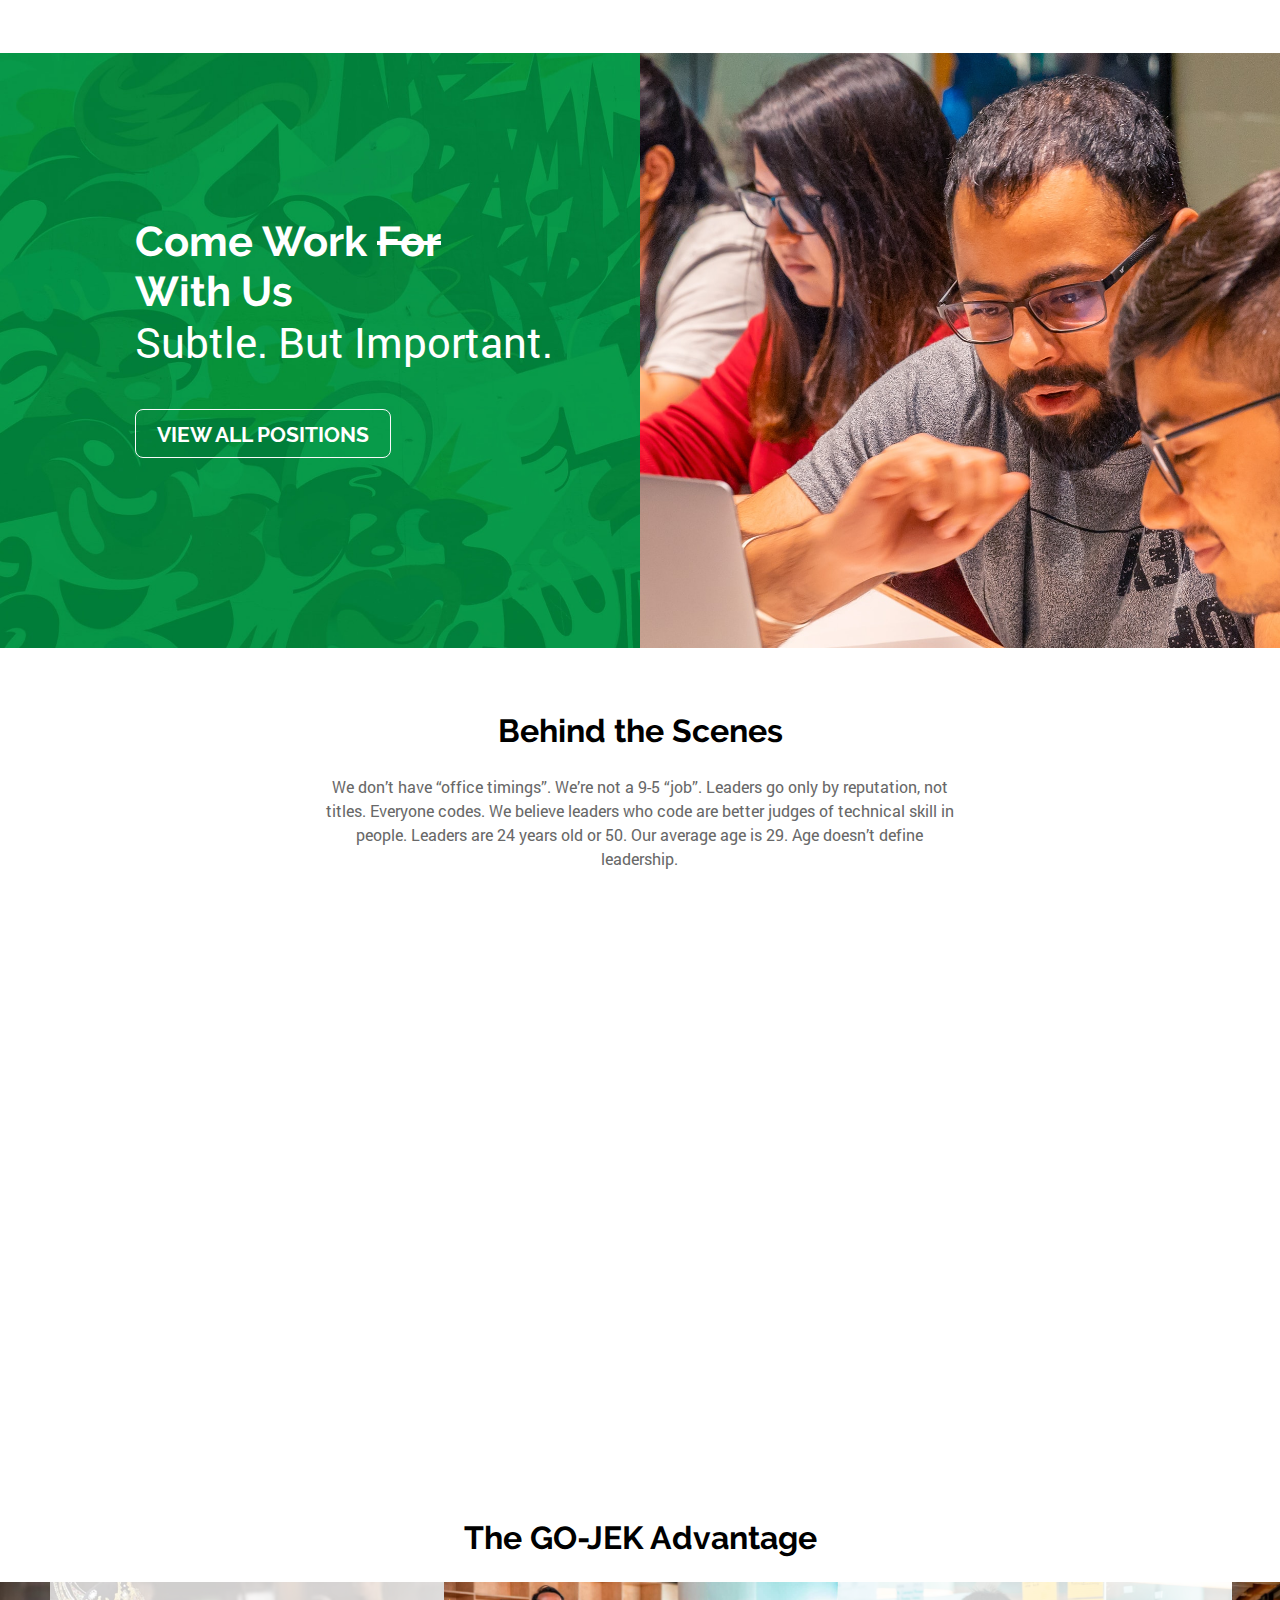
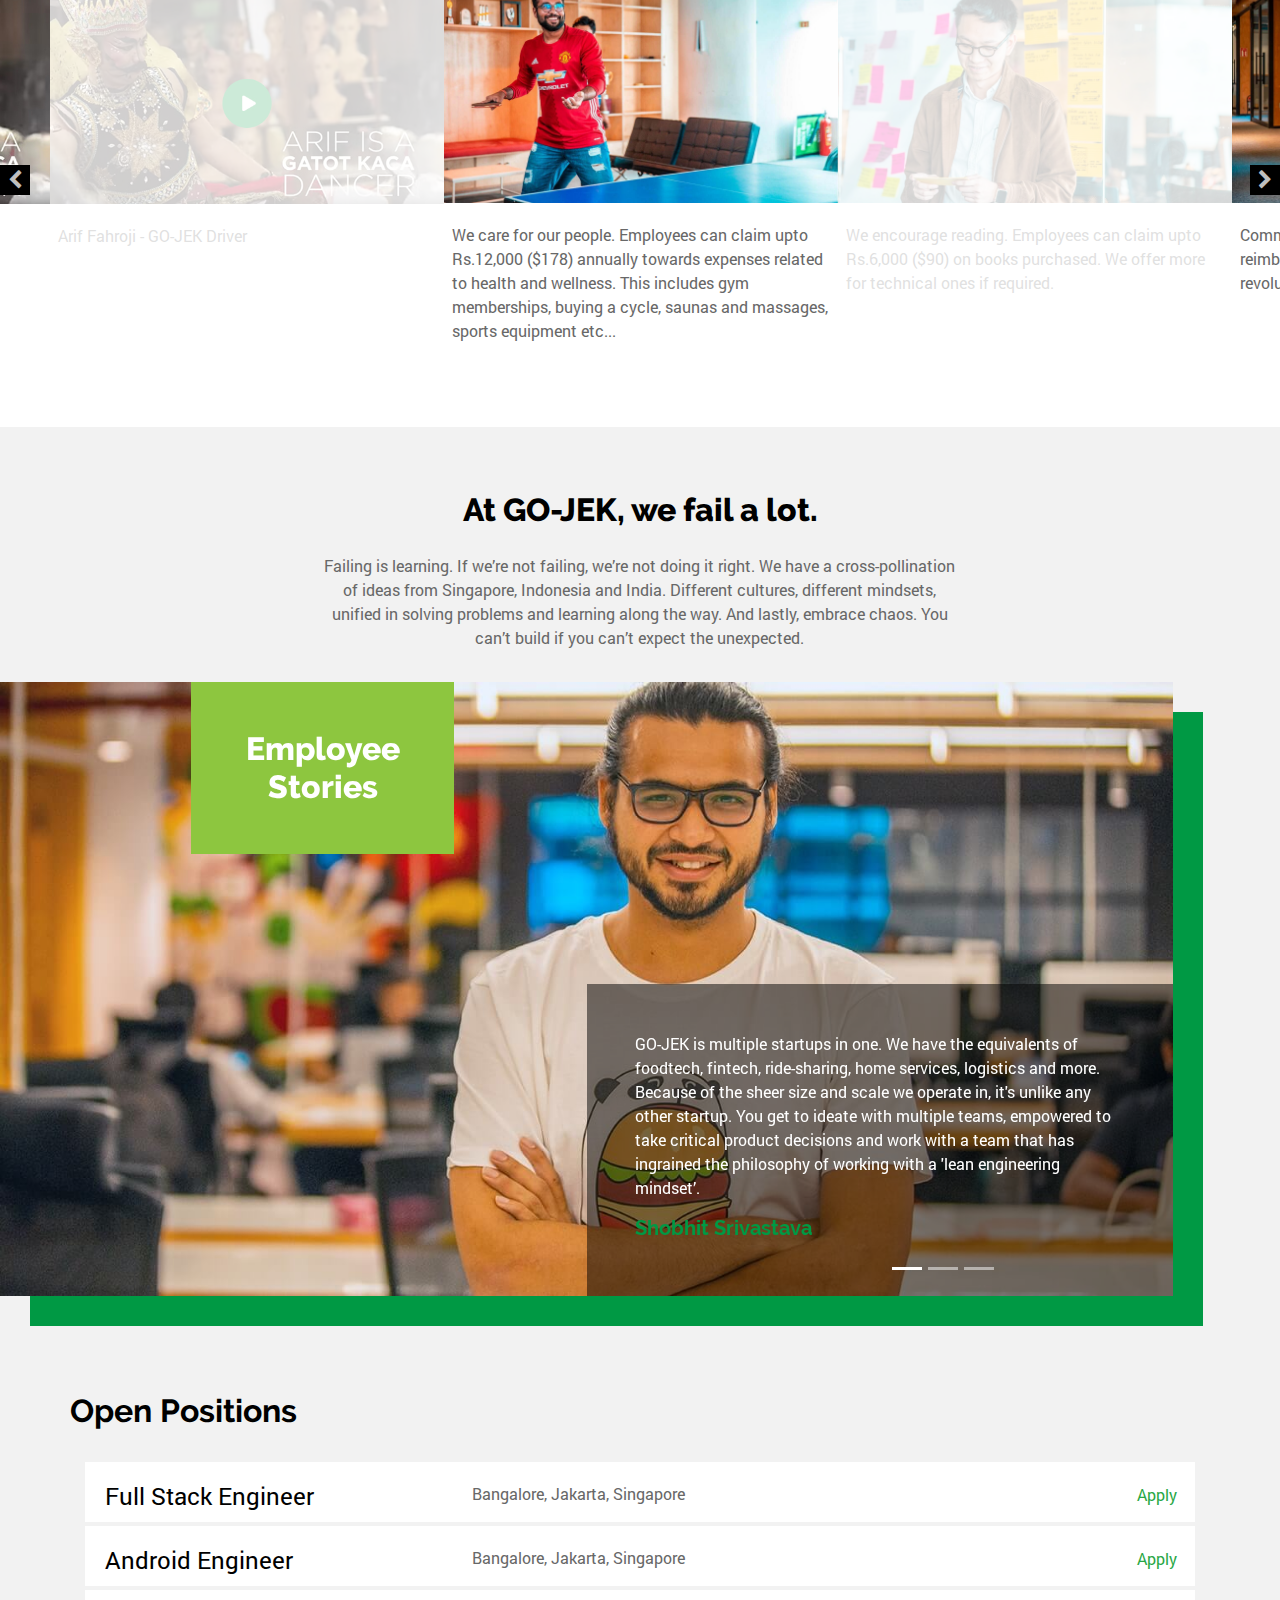
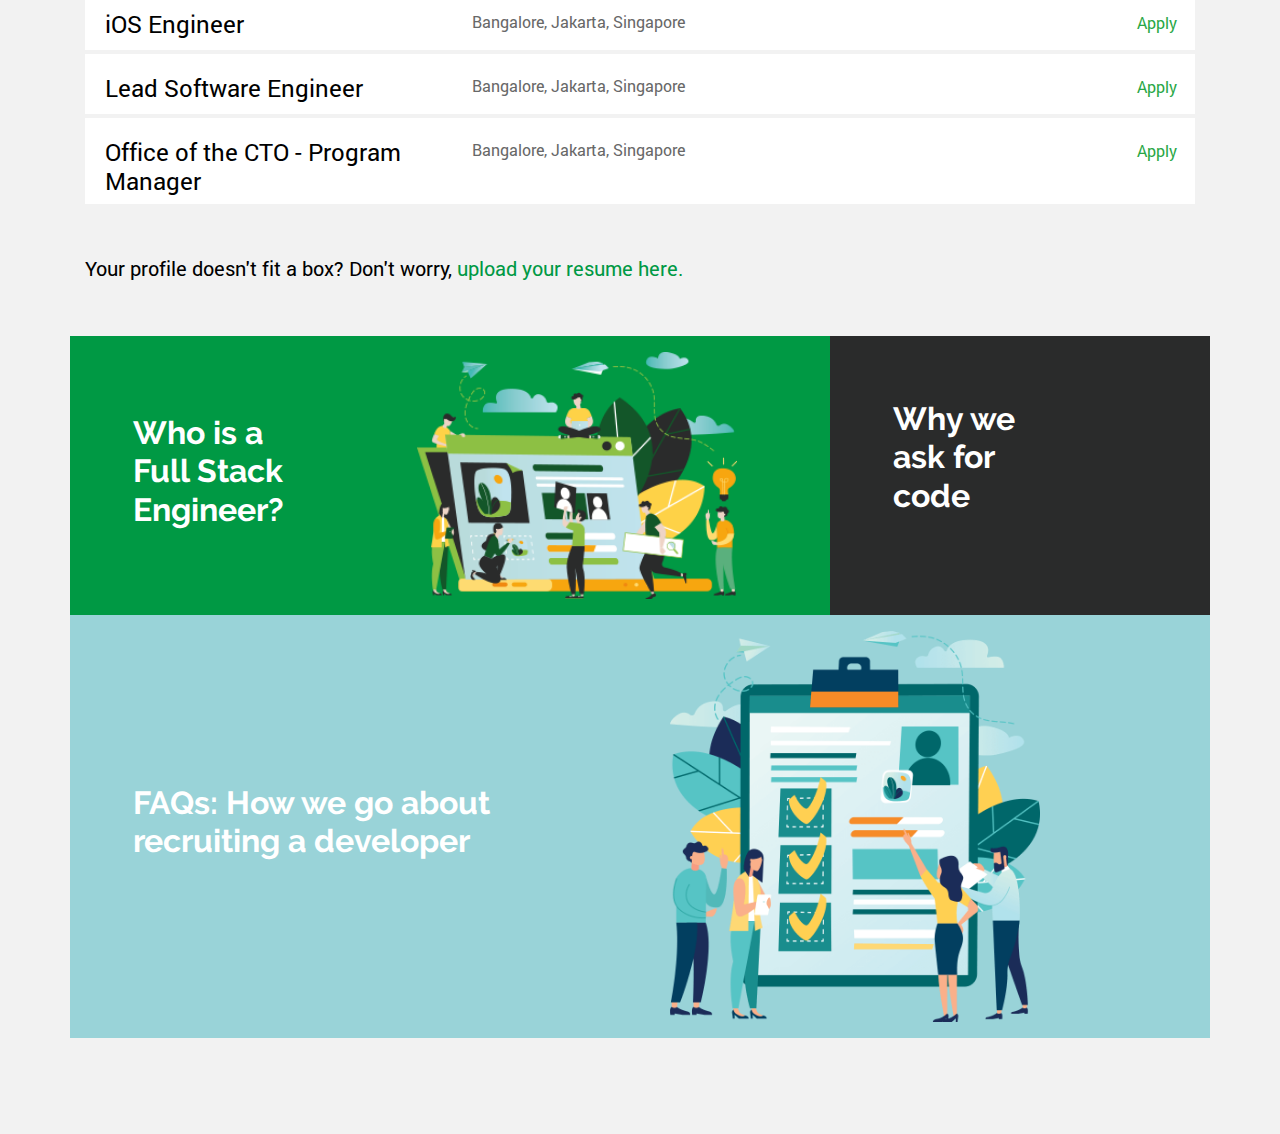
<file: careers/index.html>
<!DOCTYPE html><html><head><meta charset="utf-8"/><meta http-equiv="x-ua-compatible" content="ie=edge"/><meta name="viewport" content="width=device-width, initial-scale=1, shrink-to-fit=no"/><link rel="preload" href="/component---src-layouts-index-js-9b0bda815004f43bad57.js" as="script"/><link rel="preload" href="/component---src-pages-careers-js-e1866944092fe3e3ee32.js" as="script"/><link rel="preload" href="/path---careers-a0e39f21c11f6a62c5ab.js" as="script"/><link rel="preload" href="/app-a89fc580f2046cc76a47.js" as="script"/><link rel="preload" href="/commons-867e6d8973b299a40b76.js" as="script"/><title data-react-helmet="true">GO-JEK TECH CAREERS</title><meta data-react-helmet="true" content="yes" name="apple-mobile-web-app-capable"/><meta data-react-helmet="true" name="description" content="GO-JEK is a Super App. It’s one app for ordering food, commuting, digital payments, shopping, hyper-local delivery, getting a massage and two dozen services. It is Indonesia’s first and fastest growing unicorn building an on-demand empire."/><meta data-react-helmet="true" name="twitter:card" content="summary"/><meta data-react-helmet="true" name="twitter:site" content="@gojektech"/><meta data-react-helmet="true" name="twitter:title" content="GO-JEK TECH"/><meta data-react-helmet="true" name="twitter:description" content="GO-JEK is a Super App. It’s one app for ordering food, commuting, digital payments, shopping, hyper-local delivery, getting a massage and two dozen services. It is Indonesia’s first and fastest growing unicorn building an on-demand empire."/><meta data-react-helmet="true" name="twitter:image" content="http://www.gojek.io/images/go-jek-tech.png"/><meta data-react-helmet="true" property="og:title" content="GO-JEK TECH"/><meta data-react-helmet="true" property="og:type" content="website"/><meta data-react-helmet="true" property="og:url" content="http://gojek.io"/><meta data-react-helmet="true" property="og:image" content="http://www.gojek.io/images/go-jek-tech.png"/><meta data-react-helmet="true" property="og:description" content="GO-JEK is a Super App. It’s one app for ordering food, commuting, digital payments, shopping, hyper-local delivery, getting a massage and two dozen services. It is Indonesia’s first and fastest growing unicorn building an on-demand empire."/><style id="gatsby-inlined-css">@import url(https://fonts.googleapis.com/css?family=Roboto);@import url(https://cdnjs.cloudflare.com/ajax/libs/font-awesome/4.7.0/css/font-awesome.css);.slick-slider{box-sizing:border-box;-webkit-user-select:none;-moz-user-select:none;-ms-user-select:none;user-select:none;-webkit-touch-callout:none;-khtml-user-select:none;-ms-touch-action:pan-y;touch-action:pan-y;-webkit-tap-highlight-color:transparent}.slick-list,.slick-slider{position:relative;display:block}.slick-list{overflow:hidden;margin:0;padding:0}.slick-list:focus{outline:none}.slick-list.dragging{cursor:pointer;cursor:hand}.slick-slider .slick-list,.slick-slider .slick-track{-webkit-transform:translateZ(0);-moz-transform:translateZ(0);-ms-transform:translateZ(0);-o-transform:translateZ(0);transform:translateZ(0)}.slick-track{position:relative;top:0;left:0;display:block;margin-left:auto;margin-right:auto}.slick-track:after,.slick-track:before{display:table;content:""}.slick-track:after{clear:both}.slick-loading .slick-track{visibility:hidden}.slick-slide{display:none;float:left;height:100%;min-height:1px}[dir=rtl] .slick-slide{float:right}.slick-slide img{display:block}.slick-slide.slick-loading img{display:none}.slick-slide.dragging img{pointer-events:none}.slick-initialized .slick-slide{display:block}.slick-loading .slick-slide{visibility:hidden}.slick-vertical .slick-slide{display:block;height:auto;border:1px solid transparent}.slick-arrow.slick-hidden{display:none}.slick-loading .slick-list{background:#fff url([data-uri]) 50% no-repeat}@font-face{font-family:slick;font-weight:400;font-style:normal;src:url(/static/slick.ced611da.eot);src:url(/static/slick.ced611da.eot?#iefix) format("embedded-opentype"),url(/static/slick.b7c9e1e4.woff) format("woff"),url(/static/slick.d41f55a7.ttf) format("truetype"),url([data-uri]#slick) format("svg")}.slick-next,.slick-prev{font-size:0;line-height:0;position:absolute;top:50%;display:block;width:20px;height:20px;padding:0;-webkit-transform:translateY(-50%);-ms-transform:translateY(-50%);transform:translateY(-50%);cursor:pointer;border:none}.slick-next,.slick-next:focus,.slick-next:hover,.slick-prev,.slick-prev:focus,.slick-prev:hover{color:transparent;outline:none;background:transparent}.slick-next:focus:before,.slick-next:hover:before,.slick-prev:focus:before,.slick-prev:hover:before{opacity:1}.slick-next.slick-disabled:before,.slick-prev.slick-disabled:before{opacity:.25}.slick-next:before,.slick-prev:before{font-family:slick;font-size:20px;line-height:1;opacity:.75;color:#fff;-webkit-font-smoothing:antialiased;-moz-osx-font-smoothing:grayscale}.slick-prev{left:-25px}[dir=rtl] .slick-prev{right:-25px;left:auto}.slick-prev:before{content:"\2190"}[dir=rtl] .slick-prev:before{content:"\2192"}.slick-next{right:-25px}[dir=rtl] .slick-next{right:auto;left:-25px}.slick-next:before{content:"\2192"}[dir=rtl] .slick-next:before{content:"\2190"}.slick-dotted.slick-slider{margin-bottom:30px}.slick-dots{position:absolute;bottom:-25px;display:block;width:100%;padding:0;margin:0;list-style:none;text-align:center}.slick-dots li{position:relative;display:inline-block;margin:0 5px;padding:0}.slick-dots li,.slick-dots li button{width:20px;height:20px;cursor:pointer}.slick-dots li button{font-size:0;line-height:0;display:block;padding:5px;color:transparent;border:0;outline:none;background:transparent}.slick-dots li button:focus,.slick-dots li button:hover{outline:none}.slick-dots li button:focus:before,.slick-dots li button:hover:before{opacity:1}.slick-dots li button:before{font-family:slick;font-size:6px;line-height:20px;position:absolute;top:0;left:0;width:20px;height:20px;content:"\2022";text-align:center;opacity:.25;color:#000;-webkit-font-smoothing:antialiased;-moz-osx-font-smoothing:grayscale}.slick-dots li.slick-active button:before{opacity:.75;color:#000}@font-face{font-family:NeoSansBold;src:url(/static/NeoSansPro-Bold.65482afb.ttf)}@font-face{font-family:NeoSansLight;src:url(/static/NeoSansPro-Light.61be723a.ttf)}@font-face{font-family:NeoSans;src:url(/static/NeoSansPro-Regular.baf7b105.ttf)}@font-face{font-family:NeoSansMedium;src:url(/static/NeoSans-Medium.5a107ec0.otf)}@font-face{font-family:RobotoBold;src:url(/static/Roboto-Bold.afa7a91d.ttf)}@font-face{font-family:RobotoBlack;src:url(/static/Roboto-Black.a77b7fc4.ttf)}@font-face{font-family:RobotoRegular;src:url(/static/Roboto-Regular.54a91b06.ttf)}@font-face{font-family:RobotoThin;src:url(/static/Roboto-Thin.5ecbc99d.ttf)}@font-face{font-family:RobotoLight;src:url(/static/Roboto-Light.e22062b3.ttf)}@font-face{font-family:RaleWayRegular;src:url(/static/Raleway-Regular.580d0778.ttf)}@font-face{font-family:RaleWayMedium;src:url(/static/Raleway-Medium.430a0518.ttf)}@font-face{font-family:RaleWayBold;src:url(/static/Raleway-Bold.575e4317.ttf)}@font-face{font-family:RaleWaySemiBold;src:url(/static/Raleway-SemiBold.17ba6410.ttf)}@font-face{font-family:RaleWayExtraBold;src:url(/static/Raleway-ExtraBold.a38a54df.ttf)}.slick-next{right:0!important}.slick-prev{left:0!important}.lg-controls-dark .slick-next:before,.lg-controls-dark .slick-prev:before{color:#fff}.lg-controls-dark .slick-next,.lg-controls-dark .slick-next:focus,.lg-controls-dark .slick-next:hover,.lg-controls-dark .slick-prev,.lg-controls-dark .slick-prev:focus,.lg-controls-dark .slick-prev:hover{width:30px;height:30px;background-color:#000}.slick-next,.slick-prev{z-index:99}.tech-facts-slider .slick-slide{padding:0 5px}.custom-controls-light .slick-next:before,.custom-controls-light .slick-prev:before{color:#000}.slick-slide{transition:all .3s ease-in-out;padding:0 20px}.slick-active,.slick-current{opacity:1}.go-jek-slider .slick-slide{margin:0}.go-jek-slider .slick-active{opacity:.2}.go-jek-slider .slick-current,.slick-current{opacity:1}.go-jek-slider .slick-slide,.impact-slider .slick-slide{padding:0}.impact-slider .slick-active{opacity:.1;pointer-events:none}.impact-slider .slick-current{opacity:1;pointer-events:visible;cursor:pointer}.slick-next:before,.slick-prev:before{font-family:FontAwesome!important}.slick-next:before{content:"\F054"!important}.slick-prev:before{content:"\F053"!important}@media (min-width:320px) and (max-width:480px){.custom-controls-dark .slick-next:before,.custom-controls-dark .slick-prev:before{color:#fff;opacity:1}.custom-controls-dark .slick-next,.custom-controls-dark .slick-next:focus,.custom-controls-dark .slick-next:hover,.custom-controls-dark .slick-prev,.custom-controls-dark .slick-prev:focus,.custom-controls-dark .slick-prev:hover{width:30px;height:30px;background-color:#000}.custom-controls-light .slick-next,.custom-controls-light .slick-next:focus,.custom-controls-light .slick-next:hover,.custom-controls-light .slick-prev,.custom-controls-light .slick-prev:focus,.custom-controls-light .slick-prev:hover{width:30px;height:30px;background-color:#fff}}.slick-dots li.slick-active button:before{opacity:1;color:green!important}.slick-dots li button:before{font-size:10px!important}

/*!
 * Bootstrap v4.1.1 (https://getbootstrap.com/)
 * Copyright 2011-2018 The Bootstrap Authors
 * Copyright 2011-2018 Twitter, Inc.
 * Licensed under MIT (https://github.com/twbs/bootstrap/blob/master/LICENSE)
 */:root{--blue:#007bff;--indigo:#6610f2;--purple:#6f42c1;--pink:#e83e8c;--red:#dc3545;--orange:#fd7e14;--yellow:#ffc107;--green:#28a745;--teal:#20c997;--cyan:#17a2b8;--white:#fff;--gray:#6c757d;--gray-dark:#343a40;--primary:#007bff;--secondary:#6c757d;--success:#28a745;--info:#17a2b8;--warning:#ffc107;--danger:#dc3545;--light:#f8f9fa;--dark:#343a40;--breakpoint-xs:0;--breakpoint-sm:576px;--breakpoint-md:768px;--breakpoint-lg:992px;--breakpoint-xl:1200px;--font-family-sans-serif:-apple-system,BlinkMacSystemFont,"Segoe UI",Roboto,"Helvetica Neue",Arial,sans-serif,"Apple Color Emoji","Segoe UI Emoji","Segoe UI Symbol";--font-family-monospace:SFMono-Regular,Menlo,Monaco,Consolas,"Liberation Mono","Courier New",monospace}*,:after,:before{box-sizing:border-box}html{font-family:sans-serif;line-height:1.15;-webkit-text-size-adjust:100%;-ms-text-size-adjust:100%;-ms-overflow-style:scrollbar;-webkit-tap-highlight-color:rgba(0,0,0,0)}@-ms-viewport{width:device-width}article,aside,figcaption,figure,footer,header,hgroup,main,nav,section{display:block}body{margin:0;font-family:-apple-system,BlinkMacSystemFont,Segoe UI,Roboto,Helvetica Neue,Arial,sans-serif;font-size:1rem;font-weight:400;line-height:1.5;color:#212529;text-align:left;background-color:#fff}[tabindex="-1"]:focus{outline:0!important}hr{box-sizing:content-box;height:0;overflow:visible}h1,h2,h3,h4,h5,h6{margin-top:0;margin-bottom:.5rem}p{margin-top:0;margin-bottom:1rem}abbr[data-original-title],abbr[title]{text-decoration:underline;text-decoration:underline dotted;cursor:help;border-bottom:0}address{font-style:normal;line-height:inherit}address,dl,ol,ul{margin-bottom:1rem}dl,ol,ul{margin-top:0}ol ol,ol ul,ul ol,ul ul{margin-bottom:0}dt{font-weight:700}dd{margin-bottom:.5rem;margin-left:0}blockquote{margin:0 0 1rem}dfn{font-style:italic}b,strong{font-weight:bolder}small{font-size:80%}sub,sup{position:relative;font-size:75%;line-height:0;vertical-align:baseline}sub{bottom:-.25em}sup{top:-.5em}a{color:#007bff;text-decoration:none;background-color:transparent;-webkit-text-decoration-skip:objects}a:hover{color:#0056b3;text-decoration:none}a:not([href]):not([tabindex]),a:not([href]):not([tabindex]):focus,a:not([href]):not([tabindex]):hover{color:inherit;text-decoration:none}a:not([href]):not([tabindex]):focus{outline:0}code,kbd,pre,samp{font-family:SFMono-Regular,Menlo,Monaco,Consolas,Liberation Mono,Courier New,monospace;font-size:1em}pre{margin-top:0;margin-bottom:1rem;overflow:auto;-ms-overflow-style:scrollbar}figure{margin:0 0 1rem}img{vertical-align:middle;border-style:none}svg:not(:root){overflow:hidden}table{border-collapse:collapse}caption{padding-top:.75rem;padding-bottom:.75rem;color:#6c757d;text-align:left;caption-side:bottom}th{text-align:inherit}label{display:inline-block;margin-bottom:.5rem}button{border-radius:0}button:focus{outline:1px dotted;outline:5px auto -webkit-focus-ring-color}button,input,optgroup,select,textarea{margin:0;font-family:inherit;font-size:inherit;line-height:inherit}button,input{overflow:visible}button,select{text-transform:none}[type=reset],[type=submit],button,html [type=button]{-webkit-appearance:button}[type=button]::-moz-focus-inner,[type=reset]::-moz-focus-inner,[type=submit]::-moz-focus-inner,button::-moz-focus-inner{padding:0;border-style:none}input[type=checkbox],input[type=radio]{box-sizing:border-box;padding:0}input[type=date],input[type=datetime-local],input[type=month],input[type=time]{-webkit-appearance:listbox}textarea{overflow:auto;resize:vertical}fieldset{min-width:0;padding:0;margin:0;border:0}legend{display:block;width:100%;max-width:100%;padding:0;margin-bottom:.5rem;font-size:1.5rem;line-height:inherit;color:inherit;white-space:normal}progress{vertical-align:baseline}[type=number]::-webkit-inner-spin-button,[type=number]::-webkit-outer-spin-button{height:auto}[type=search]{outline-offset:-2px;-webkit-appearance:none}[type=search]::-webkit-search-cancel-button,[type=search]::-webkit-search-decoration{-webkit-appearance:none}::-webkit-file-upload-button{font:inherit;-webkit-appearance:button}output{display:inline-block}summary{display:list-item;cursor:pointer}template{display:none}[hidden]{display:none!important}.h1,.h2,.h3,.h4,.h5,.h6,h1,h2,h3,h4,h5,h6{margin-bottom:.5rem;font-family:inherit;font-weight:500;line-height:1.2;color:inherit}.h1,h1{font-size:2.5rem}.h2,h2{font-size:2rem}.h3,h3{font-size:1.75rem}.h4,h4{font-size:1.5rem}.h5,h5{font-size:1.25rem}.h6,h6{font-size:1rem}.lead{font-size:1.25rem;font-weight:300}.display-1{font-size:6rem}.display-1,.display-2{font-weight:300;line-height:1.2}.display-2{font-size:5.5rem}.display-3{font-size:4.5rem}.display-3,.display-4{font-weight:300;line-height:1.2}.display-4{font-size:3.5rem}hr{margin-top:1rem;margin-bottom:1rem;border:0;border-top:1px solid rgba(0,0,0,.1)}.small,small{font-size:80%;font-weight:400}.mark,mark{padding:.2em;background-color:#fcf8e3}.list-inline,.list-unstyled{padding-left:0;list-style:none}.list-inline-item{display:inline-block}.list-inline-item:not(:last-child){margin-right:.5rem}.initialism{font-size:90%;text-transform:uppercase}.blockquote{margin-bottom:1rem;font-size:1.25rem}.blockquote-footer{display:block;font-size:80%;color:#6c757d}.blockquote-footer:before{content:"\2014   \A0"}.img-fluid,.img-thumbnail{max-width:100%;height:auto}.img-thumbnail{padding:.25rem;background-color:#fff;border:1px solid #a5a5a5;border-radius:.25rem}.figure{display:inline-block}.figure-img{margin-bottom:.5rem;line-height:1}.figure-caption{font-size:90%;color:#6c757d}code{font-size:87.5%;color:#e83e8c;word-break:break-word}a>code{color:inherit}kbd{padding:.2rem .4rem;font-size:87.5%;color:#fff;background-color:#212529;border-radius:.2rem}kbd kbd{padding:0;font-size:100%;font-weight:700}pre{display:block;font-size:87.5%;color:#212529}pre code{font-size:inherit;color:inherit;word-break:normal}.pre-scrollable{max-height:340px;overflow-y:scroll}.container{width:100%;padding-right:15px;padding-left:15px;margin-right:auto;margin-left:auto}@media (min-width:576px){.container{max-width:540px}}@media (min-width:768px){.container{max-width:720px}}@media (min-width:992px){.container{max-width:960px}}@media (min-width:1200px){.container{max-width:1140px}}.container-fluid{width:100%;padding-right:15px;padding-left:15px;margin-right:auto;margin-left:auto}.row{display:flex;flex-wrap:wrap;margin-right:-15px;margin-left:-15px}.no-gutters{margin-right:0;margin-left:0}.no-gutters>.col,.no-gutters>[class*=col-]{padding-right:0;padding-left:0}.col,.col-1,.col-2,.col-3,.col-4,.col-5,.col-6,.col-7,.col-8,.col-9,.col-10,.col-11,.col-12,.col-auto,.col-lg,.col-lg-1,.col-lg-2,.col-lg-3,.col-lg-4,.col-lg-5,.col-lg-6,.col-lg-7,.col-lg-8,.col-lg-9,.col-lg-10,.col-lg-11,.col-lg-12,.col-lg-auto,.col-md,.col-md-1,.col-md-2,.col-md-3,.col-md-4,.col-md-5,.col-md-6,.col-md-7,.col-md-8,.col-md-9,.col-md-10,.col-md-11,.col-md-12,.col-md-auto,.col-sm,.col-sm-1,.col-sm-2,.col-sm-3,.col-sm-4,.col-sm-5,.col-sm-6,.col-sm-7,.col-sm-8,.col-sm-9,.col-sm-10,.col-sm-11,.col-sm-12,.col-sm-auto,.col-xl,.col-xl-1,.col-xl-2,.col-xl-3,.col-xl-4,.col-xl-5,.col-xl-6,.col-xl-7,.col-xl-8,.col-xl-9,.col-xl-10,.col-xl-11,.col-xl-12,.col-xl-auto{position:relative;width:100%;min-height:1px;padding-right:15px;padding-left:15px}.col{flex-basis:0;flex-grow:1;max-width:100%}.col-auto{flex:0 0 auto;width:auto;max-width:none}.col-1{flex:0 0 8.33333%;max-width:8.33333%}.col-2{flex:0 0 16.66667%;max-width:16.66667%}.col-3{flex:0 0 25%;max-width:25%}.col-4{flex:0 0 33.33333%;max-width:33.33333%}.col-5{flex:0 0 41.66667%;max-width:41.66667%}.col-6{flex:0 0 50%;max-width:50%}.col-7{flex:0 0 58.33333%;max-width:58.33333%}.col-8{flex:0 0 66.66667%;max-width:66.66667%}.col-9{flex:0 0 75%;max-width:75%}.col-10{flex:0 0 83.33333%;max-width:83.33333%}.col-11{flex:0 0 91.66667%;max-width:91.66667%}.col-12{flex:0 0 100%;max-width:100%}.order-first{order:-1}.order-last{order:13}.order-0{order:0}.order-1{order:1}.order-2{order:2}.order-3{order:3}.order-4{order:4}.order-5{order:5}.order-6{order:6}.order-7{order:7}.order-8{order:8}.order-9{order:9}.order-10{order:10}.order-11{order:11}.order-12{order:12}.offset-1{margin-left:8.33333%}.offset-2{margin-left:16.66667%}.offset-3{margin-left:25%}.offset-4{margin-left:33.33333%}.offset-5{margin-left:41.66667%}.offset-6{margin-left:50%}.offset-7{margin-left:58.33333%}.offset-8{margin-left:66.66667%}.offset-9{margin-left:75%}.offset-10{margin-left:83.33333%}.offset-11{margin-left:91.66667%}@media (min-width:576px){.col-sm{flex-basis:0;flex-grow:1;max-width:100%}.col-sm-auto{flex:0 0 auto;width:auto;max-width:none}.col-sm-1{flex:0 0 8.33333%;max-width:8.33333%}.col-sm-2{flex:0 0 16.66667%;max-width:16.66667%}.col-sm-3{flex:0 0 25%;max-width:25%}.col-sm-4{flex:0 0 33.33333%;max-width:33.33333%}.col-sm-5{flex:0 0 41.66667%;max-width:41.66667%}.col-sm-6{flex:0 0 50%;max-width:50%}.col-sm-7{flex:0 0 58.33333%;max-width:58.33333%}.col-sm-8{flex:0 0 66.66667%;max-width:66.66667%}.col-sm-9{flex:0 0 75%;max-width:75%}.col-sm-10{flex:0 0 83.33333%;max-width:83.33333%}.col-sm-11{flex:0 0 91.66667%;max-width:91.66667%}.col-sm-12{flex:0 0 100%;max-width:100%}.order-sm-first{order:-1}.order-sm-last{order:13}.order-sm-0{order:0}.order-sm-1{order:1}.order-sm-2{order:2}.order-sm-3{order:3}.order-sm-4{order:4}.order-sm-5{order:5}.order-sm-6{order:6}.order-sm-7{order:7}.order-sm-8{order:8}.order-sm-9{order:9}.order-sm-10{order:10}.order-sm-11{order:11}.order-sm-12{order:12}.offset-sm-0{margin-left:0}.offset-sm-1{margin-left:8.33333%}.offset-sm-2{margin-left:16.66667%}.offset-sm-3{margin-left:25%}.offset-sm-4{margin-left:33.33333%}.offset-sm-5{margin-left:41.66667%}.offset-sm-6{margin-left:50%}.offset-sm-7{margin-left:58.33333%}.offset-sm-8{margin-left:66.66667%}.offset-sm-9{margin-left:75%}.offset-sm-10{margin-left:83.33333%}.offset-sm-11{margin-left:91.66667%}}@media (min-width:768px){.col-md{flex-basis:0;flex-grow:1;max-width:100%}.col-md-auto{flex:0 0 auto;width:auto;max-width:none}.col-md-1{flex:0 0 8.33333%;max-width:8.33333%}.col-md-2{flex:0 0 16.66667%;max-width:16.66667%}.col-md-3{flex:0 0 25%;max-width:25%}.col-md-4{flex:0 0 33.33333%;max-width:33.33333%}.col-md-5{flex:0 0 41.66667%;max-width:41.66667%}.col-md-6{flex:0 0 50%;max-width:50%}.col-md-7{flex:0 0 58.33333%;max-width:58.33333%}.col-md-8{flex:0 0 66.66667%;max-width:66.66667%}.col-md-9{flex:0 0 75%;max-width:75%}.col-md-10{flex:0 0 83.33333%;max-width:83.33333%}.col-md-11{flex:0 0 91.66667%;max-width:91.66667%}.col-md-12{flex:0 0 100%;max-width:100%}.order-md-first{order:-1}.order-md-last{order:13}.order-md-0{order:0}.order-md-1{order:1}.order-md-2{order:2}.order-md-3{order:3}.order-md-4{order:4}.order-md-5{order:5}.order-md-6{order:6}.order-md-7{order:7}.order-md-8{order:8}.order-md-9{order:9}.order-md-10{order:10}.order-md-11{order:11}.order-md-12{order:12}.offset-md-0{margin-left:0}.offset-md-1{margin-left:8.33333%}.offset-md-2{margin-left:16.66667%}.offset-md-3{margin-left:25%}.offset-md-4{margin-left:33.33333%}.offset-md-5{margin-left:41.66667%}.offset-md-6{margin-left:50%}.offset-md-7{margin-left:58.33333%}.offset-md-8{margin-left:66.66667%}.offset-md-9{margin-left:75%}.offset-md-10{margin-left:83.33333%}.offset-md-11{margin-left:91.66667%}}@media (min-width:992px){.col-lg{flex-basis:0;flex-grow:1;max-width:100%}.col-lg-auto{flex:0 0 auto;width:auto;max-width:none}.col-lg-1{flex:0 0 8.33333%;max-width:8.33333%}.col-lg-2{flex:0 0 16.66667%;max-width:16.66667%}.col-lg-3{flex:0 0 25%;max-width:25%}.col-lg-4{flex:0 0 33.33333%;max-width:33.33333%}.col-lg-5{flex:0 0 41.66667%;max-width:41.66667%}.col-lg-6{flex:0 0 50%;max-width:50%}.col-lg-7{flex:0 0 58.33333%;max-width:58.33333%}.col-lg-8{flex:0 0 66.66667%;max-width:66.66667%}.col-lg-9{flex:0 0 75%;max-width:75%}.col-lg-10{flex:0 0 83.33333%;max-width:83.33333%}.col-lg-11{flex:0 0 91.66667%;max-width:91.66667%}.col-lg-12{flex:0 0 100%;max-width:100%}.order-lg-first{order:-1}.order-lg-last{order:13}.order-lg-0{order:0}.order-lg-1{order:1}.order-lg-2{order:2}.order-lg-3{order:3}.order-lg-4{order:4}.order-lg-5{order:5}.order-lg-6{order:6}.order-lg-7{order:7}.order-lg-8{order:8}.order-lg-9{order:9}.order-lg-10{order:10}.order-lg-11{order:11}.order-lg-12{order:12}.offset-lg-0{margin-left:0}.offset-lg-1{margin-left:8.33333%}.offset-lg-2{margin-left:16.66667%}.offset-lg-3{margin-left:25%}.offset-lg-4{margin-left:33.33333%}.offset-lg-5{margin-left:41.66667%}.offset-lg-6{margin-left:50%}.offset-lg-7{margin-left:58.33333%}.offset-lg-8{margin-left:66.66667%}.offset-lg-9{margin-left:75%}.offset-lg-10{margin-left:83.33333%}.offset-lg-11{margin-left:91.66667%}}@media (min-width:1200px){.col-xl{flex-basis:0;flex-grow:1;max-width:100%}.col-xl-auto{flex:0 0 auto;width:auto;max-width:none}.col-xl-1{flex:0 0 8.33333%;max-width:8.33333%}.col-xl-2{flex:0 0 16.66667%;max-width:16.66667%}.col-xl-3{flex:0 0 25%;max-width:25%}.col-xl-4{flex:0 0 33.33333%;max-width:33.33333%}.col-xl-5{flex:0 0 41.66667%;max-width:41.66667%}.col-xl-6{flex:0 0 50%;max-width:50%}.col-xl-7{flex:0 0 58.33333%;max-width:58.33333%}.col-xl-8{flex:0 0 66.66667%;max-width:66.66667%}.col-xl-9{flex:0 0 75%;max-width:75%}.col-xl-10{flex:0 0 83.33333%;max-width:83.33333%}.col-xl-11{flex:0 0 91.66667%;max-width:91.66667%}.col-xl-12{flex:0 0 100%;max-width:100%}.order-xl-first{order:-1}.order-xl-last{order:13}.order-xl-0{order:0}.order-xl-1{order:1}.order-xl-2{order:2}.order-xl-3{order:3}.order-xl-4{order:4}.order-xl-5{order:5}.order-xl-6{order:6}.order-xl-7{order:7}.order-xl-8{order:8}.order-xl-9{order:9}.order-xl-10{order:10}.order-xl-11{order:11}.order-xl-12{order:12}.offset-xl-0{margin-left:0}.offset-xl-1{margin-left:8.33333%}.offset-xl-2{margin-left:16.66667%}.offset-xl-3{margin-left:25%}.offset-xl-4{margin-left:33.33333%}.offset-xl-5{margin-left:41.66667%}.offset-xl-6{margin-left:50%}.offset-xl-7{margin-left:58.33333%}.offset-xl-8{margin-left:66.66667%}.offset-xl-9{margin-left:75%}.offset-xl-10{margin-left:83.33333%}.offset-xl-11{margin-left:91.66667%}}.table{width:100%;max-width:100%;margin-bottom:1rem;background-color:transparent}.table td,.table th{padding:.75rem;vertical-align:top;border-top:1px solid #a5a5a5}.table thead th{vertical-align:bottom;border-bottom:2px solid #a5a5a5}.table tbody+tbody{border-top:2px solid #a5a5a5}.table .table{background-color:#fff}.table-sm td,.table-sm th{padding:.3rem}.table-bordered,.table-bordered td,.table-bordered th{border:1px solid #a5a5a5}.table-bordered thead td,.table-bordered thead th{border-bottom-width:2px}.table-borderless tbody+tbody,.table-borderless td,.table-borderless th,.table-borderless thead th{border:0}.table-striped tbody tr:nth-of-type(odd){background-color:rgba(0,0,0,.05)}.table-hover tbody tr:hover{background-color:rgba(0,0,0,.075)}.table-primary,.table-primary>td,.table-primary>th{background-color:#b8daff}.table-hover .table-primary:hover,.table-hover .table-primary:hover>td,.table-hover .table-primary:hover>th{background-color:#9fcdff}.table-secondary,.table-secondary>td,.table-secondary>th{background-color:#d6d8db}.table-hover .table-secondary:hover,.table-hover .table-secondary:hover>td,.table-hover .table-secondary:hover>th{background-color:#c8cbcf}.table-success,.table-success>td,.table-success>th{background-color:#c3e6cb}.table-hover .table-success:hover,.table-hover .table-success:hover>td,.table-hover .table-success:hover>th{background-color:#b1dfbb}.table-info,.table-info>td,.table-info>th{background-color:#bee5eb}.table-hover .table-info:hover,.table-hover .table-info:hover>td,.table-hover .table-info:hover>th{background-color:#abdde5}.table-warning,.table-warning>td,.table-warning>th{background-color:#ffeeba}.table-hover .table-warning:hover,.table-hover .table-warning:hover>td,.table-hover .table-warning:hover>th{background-color:#ffe8a1}.table-danger,.table-danger>td,.table-danger>th{background-color:#f5c6cb}.table-hover .table-danger:hover,.table-hover .table-danger:hover>td,.table-hover .table-danger:hover>th{background-color:#f1b0b7}.table-light,.table-light>td,.table-light>th{background-color:#fdfdfe}.table-hover .table-light:hover,.table-hover .table-light:hover>td,.table-hover .table-light:hover>th{background-color:#ececf6}.table-dark,.table-dark>td,.table-dark>th{background-color:#c6c8ca}.table-hover .table-dark:hover,.table-hover .table-dark:hover>td,.table-hover .table-dark:hover>th{background-color:#b9bbbe}.table-active,.table-active>td,.table-active>th,.table-hover .table-active:hover,.table-hover .table-active:hover>td,.table-hover .table-active:hover>th{background-color:rgba(0,0,0,.075)}.table .thead-dark th{color:#fff;background-color:#212529;border-color:#32383e}.table .thead-light th{color:#495057;background-color:#9a9a9a;border-color:#a5a5a5}.table-dark{color:#fff;background-color:#212529}.table-dark td,.table-dark th,.table-dark thead th{border-color:#32383e}.table-dark.table-bordered{border:0}.table-dark.table-striped tbody tr:nth-of-type(odd){background-color:hsla(0,0%,100%,.05)}.table-dark.table-hover tbody tr:hover{background-color:hsla(0,0%,100%,.075)}@media (max-width:575.98px){.table-responsive-sm{display:block;width:100%;overflow-x:auto;-webkit-overflow-scrolling:touch;-ms-overflow-style:-ms-autohiding-scrollbar}.table-responsive-sm>.table-bordered{border:0}}@media (max-width:767.98px){.table-responsive-md{display:block;width:100%;overflow-x:auto;-webkit-overflow-scrolling:touch;-ms-overflow-style:-ms-autohiding-scrollbar}.table-responsive-md>.table-bordered{border:0}}@media (max-width:991.98px){.table-responsive-lg{display:block;width:100%;overflow-x:auto;-webkit-overflow-scrolling:touch;-ms-overflow-style:-ms-autohiding-scrollbar}.table-responsive-lg>.table-bordered{border:0}}@media (max-width:1199.98px){.table-responsive-xl{display:block;width:100%;overflow-x:auto;-webkit-overflow-scrolling:touch;-ms-overflow-style:-ms-autohiding-scrollbar}.table-responsive-xl>.table-bordered{border:0}}.table-responsive{display:block;width:100%;overflow-x:auto;-webkit-overflow-scrolling:touch;-ms-overflow-style:-ms-autohiding-scrollbar}.table-responsive>.table-bordered{border:0}.form-control{display:block;width:100%;padding:.375rem .75rem;font-size:1rem;line-height:1.5;color:#495057;background-color:#fff;background-clip:padding-box;border:1px solid #686868;border-radius:.25rem;transition:border-color .15s ease-in-out,box-shadow .15s ease-in-out}@media screen and (prefers-reduced-motion:reduce){.form-control{transition:none}}.form-control::-ms-expand{background-color:transparent;border:0}.form-control:focus{color:#495057;background-color:#fff;border-color:#80bdff;outline:0;box-shadow:0 0 0 .2rem rgba(0,123,255,.25)}.form-control::placeholder{color:#6c757d;opacity:1}.form-control:disabled,.form-control[readonly]{background-color:#9a9a9a;opacity:1}select.form-control:not([size]):not([multiple]){height:calc(2.25rem + 2px)}select.form-control:focus::-ms-value{color:#495057;background-color:#fff}.form-control-file,.form-control-range{display:block;width:100%}.col-form-label{padding-top:calc(.375rem + 1px);padding-bottom:calc(.375rem + 1px);margin-bottom:0;font-size:inherit;line-height:1.5}.col-form-label-lg{padding-top:calc(.5rem + 1px);padding-bottom:calc(.5rem + 1px);font-size:1.25rem;line-height:1.5}.col-form-label-sm{padding-top:calc(.25rem + 1px);padding-bottom:calc(.25rem + 1px);font-size:.875rem;line-height:1.5}.form-control-plaintext{display:block;width:100%;padding-top:.375rem;padding-bottom:.375rem;margin-bottom:0;line-height:1.5;color:#212529;background-color:transparent;border:solid transparent;border-width:1px 0}.form-control-plaintext.form-control-lg,.form-control-plaintext.form-control-sm,.input-group-lg>.form-control-plaintext.form-control,.input-group-lg>.input-group-append>.form-control-plaintext.btn,.input-group-lg>.input-group-append>.form-control-plaintext.input-group-text,.input-group-lg>.input-group-prepend>.form-control-plaintext.btn,.input-group-lg>.input-group-prepend>.form-control-plaintext.input-group-text,.input-group-sm>.form-control-plaintext.form-control,.input-group-sm>.input-group-append>.form-control-plaintext.btn,.input-group-sm>.input-group-append>.form-control-plaintext.input-group-text,.input-group-sm>.input-group-prepend>.form-control-plaintext.btn,.input-group-sm>.input-group-prepend>.form-control-plaintext.input-group-text{padding-right:0;padding-left:0}.form-control-sm,.input-group-sm>.form-control,.input-group-sm>.input-group-append>.btn,.input-group-sm>.input-group-append>.input-group-text,.input-group-sm>.input-group-prepend>.btn,.input-group-sm>.input-group-prepend>.input-group-text{padding:.25rem .5rem;font-size:.875rem;line-height:1.5;border-radius:.2rem}.input-group-sm>.input-group-append>select.btn:not([size]):not([multiple]),.input-group-sm>.input-group-append>select.input-group-text:not([size]):not([multiple]),.input-group-sm>.input-group-prepend>select.btn:not([size]):not([multiple]),.input-group-sm>.input-group-prepend>select.input-group-text:not([size]):not([multiple]),.input-group-sm>select.form-control:not([size]):not([multiple]),select.form-control-sm:not([size]):not([multiple]){height:calc(1.8125rem + 2px)}.form-control-lg,.input-group-lg>.form-control,.input-group-lg>.input-group-append>.btn,.input-group-lg>.input-group-append>.input-group-text,.input-group-lg>.input-group-prepend>.btn,.input-group-lg>.input-group-prepend>.input-group-text{padding:.5rem 1rem;font-size:1.25rem;line-height:1.5;border-radius:.3rem}.input-group-lg>.input-group-append>select.btn:not([size]):not([multiple]),.input-group-lg>.input-group-append>select.input-group-text:not([size]):not([multiple]),.input-group-lg>.input-group-prepend>select.btn:not([size]):not([multiple]),.input-group-lg>.input-group-prepend>select.input-group-text:not([size]):not([multiple]),.input-group-lg>select.form-control:not([size]):not([multiple]),select.form-control-lg:not([size]):not([multiple]){height:calc(2.875rem + 2px)}.form-group{margin-bottom:1rem}.form-text{display:block;margin-top:.25rem}.form-row{display:flex;flex-wrap:wrap;margin-right:-5px;margin-left:-5px}.form-row>.col,.form-row>[class*=col-]{padding-right:5px;padding-left:5px}.form-check{position:relative;display:block;padding-left:1.25rem}.form-check-input{position:absolute;margin-top:.3rem;margin-left:-1.25rem}.form-check-input:disabled~.form-check-label{color:#6c757d}.form-check-label{margin-bottom:0}.form-check-inline{display:inline-flex;align-items:center;padding-left:0;margin-right:.75rem}.form-check-inline .form-check-input{position:static;margin-top:0;margin-right:.3125rem;margin-left:0}.valid-feedback{display:none;width:100%;margin-top:.25rem;font-size:80%;color:#28a745}.valid-tooltip{position:absolute;top:100%;z-index:5;display:none;max-width:100%;padding:.5rem;margin-top:.1rem;font-size:.875rem;line-height:1;color:#fff;background-color:rgba(40,167,69,.8);border-radius:.2rem}.custom-select.is-valid,.form-control.is-valid,.was-validated .custom-select:valid,.was-validated .form-control:valid{border-color:#28a745}.custom-select.is-valid:focus,.form-control.is-valid:focus,.was-validated .custom-select:valid:focus,.was-validated .form-control:valid:focus{border-color:#28a745;box-shadow:0 0 0 .2rem rgba(40,167,69,.25)}.custom-select.is-valid~.valid-feedback,.custom-select.is-valid~.valid-tooltip,.form-control-file.is-valid~.valid-feedback,.form-control-file.is-valid~.valid-tooltip,.form-control.is-valid~.valid-feedback,.form-control.is-valid~.valid-tooltip,.was-validated .custom-select:valid~.valid-feedback,.was-validated .custom-select:valid~.valid-tooltip,.was-validated .form-control-file:valid~.valid-feedback,.was-validated .form-control-file:valid~.valid-tooltip,.was-validated .form-control:valid~.valid-feedback,.was-validated .form-control:valid~.valid-tooltip{display:block}.form-check-input.is-valid~.form-check-label,.was-validated .form-check-input:valid~.form-check-label{color:#28a745}.form-check-input.is-valid~.valid-feedback,.form-check-input.is-valid~.valid-tooltip,.was-validated .form-check-input:valid~.valid-feedback,.was-validated .form-check-input:valid~.valid-tooltip{display:block}.custom-control-input.is-valid~.custom-control-label,.was-validated .custom-control-input:valid~.custom-control-label{color:#28a745}.custom-control-input.is-valid~.custom-control-label:before,.was-validated .custom-control-input:valid~.custom-control-label:before{background-color:#71dd8a}.custom-control-input.is-valid~.valid-feedback,.custom-control-input.is-valid~.valid-tooltip,.was-validated .custom-control-input:valid~.valid-feedback,.was-validated .custom-control-input:valid~.valid-tooltip{display:block}.custom-control-input.is-valid:checked~.custom-control-label:before,.was-validated .custom-control-input:valid:checked~.custom-control-label:before{background-color:#34ce57}.custom-control-input.is-valid:focus~.custom-control-label:before,.was-validated .custom-control-input:valid:focus~.custom-control-label:before{box-shadow:0 0 0 1px #fff,0 0 0 .2rem rgba(40,167,69,.25)}.custom-file-input.is-valid~.custom-file-label,.was-validated .custom-file-input:valid~.custom-file-label{border-color:#28a745}.custom-file-input.is-valid~.custom-file-label:before,.was-validated .custom-file-input:valid~.custom-file-label:before{border-color:inherit}.custom-file-input.is-valid~.valid-feedback,.custom-file-input.is-valid~.valid-tooltip,.was-validated .custom-file-input:valid~.valid-feedback,.was-validated .custom-file-input:valid~.valid-tooltip{display:block}.custom-file-input.is-valid:focus~.custom-file-label,.was-validated .custom-file-input:valid:focus~.custom-file-label{box-shadow:0 0 0 .2rem rgba(40,167,69,.25)}.invalid-feedback{display:none;width:100%;margin-top:.25rem;font-size:80%;color:#dc3545}.invalid-tooltip{position:absolute;top:100%;z-index:5;display:none;max-width:100%;padding:.5rem;margin-top:.1rem;font-size:.875rem;line-height:1;color:#fff;background-color:rgba(220,53,69,.8);border-radius:.2rem}.custom-select.is-invalid,.form-control.is-invalid,.was-validated .custom-select:invalid,.was-validated .form-control:invalid{border-color:#dc3545}.custom-select.is-invalid:focus,.form-control.is-invalid:focus,.was-validated .custom-select:invalid:focus,.was-validated .form-control:invalid:focus{border-color:#dc3545;box-shadow:0 0 0 .2rem rgba(220,53,69,.25)}.custom-select.is-invalid~.invalid-feedback,.custom-select.is-invalid~.invalid-tooltip,.form-control-file.is-invalid~.invalid-feedback,.form-control-file.is-invalid~.invalid-tooltip,.form-control.is-invalid~.invalid-feedback,.form-control.is-invalid~.invalid-tooltip,.was-validated .custom-select:invalid~.invalid-feedback,.was-validated .custom-select:invalid~.invalid-tooltip,.was-validated .form-control-file:invalid~.invalid-feedback,.was-validated .form-control-file:invalid~.invalid-tooltip,.was-validated .form-control:invalid~.invalid-feedback,.was-validated .form-control:invalid~.invalid-tooltip{display:block}.form-check-input.is-invalid~.form-check-label,.was-validated .form-check-input:invalid~.form-check-label{color:#dc3545}.form-check-input.is-invalid~.invalid-feedback,.form-check-input.is-invalid~.invalid-tooltip,.was-validated .form-check-input:invalid~.invalid-feedback,.was-validated .form-check-input:invalid~.invalid-tooltip{display:block}.custom-control-input.is-invalid~.custom-control-label,.was-validated .custom-control-input:invalid~.custom-control-label{color:#dc3545}.custom-control-input.is-invalid~.custom-control-label:before,.was-validated .custom-control-input:invalid~.custom-control-label:before{background-color:#efa2a9}.custom-control-input.is-invalid~.invalid-feedback,.custom-control-input.is-invalid~.invalid-tooltip,.was-validated .custom-control-input:invalid~.invalid-feedback,.was-validated .custom-control-input:invalid~.invalid-tooltip{display:block}.custom-control-input.is-invalid:checked~.custom-control-label:before,.was-validated .custom-control-input:invalid:checked~.custom-control-label:before{background-color:#e4606d}.custom-control-input.is-invalid:focus~.custom-control-label:before,.was-validated .custom-control-input:invalid:focus~.custom-control-label:before{box-shadow:0 0 0 1px #fff,0 0 0 .2rem rgba(220,53,69,.25)}.custom-file-input.is-invalid~.custom-file-label,.was-validated .custom-file-input:invalid~.custom-file-label{border-color:#dc3545}.custom-file-input.is-invalid~.custom-file-label:before,.was-validated .custom-file-input:invalid~.custom-file-label:before{border-color:inherit}.custom-file-input.is-invalid~.invalid-feedback,.custom-file-input.is-invalid~.invalid-tooltip,.was-validated .custom-file-input:invalid~.invalid-feedback,.was-validated .custom-file-input:invalid~.invalid-tooltip{display:block}.custom-file-input.is-invalid:focus~.custom-file-label,.was-validated .custom-file-input:invalid:focus~.custom-file-label{box-shadow:0 0 0 .2rem rgba(220,53,69,.25)}.form-inline{display:flex;flex-flow:row wrap;align-items:center}.form-inline .form-check{width:100%}@media (min-width:576px){.form-inline label{justify-content:center}.form-inline .form-group,.form-inline label{display:flex;align-items:center;margin-bottom:0}.form-inline .form-group{flex:0 0 auto;flex-flow:row wrap}.form-inline .form-control{display:inline-block;width:auto;vertical-align:middle}.form-inline .form-control-plaintext{display:inline-block}.form-inline .custom-select,.form-inline .input-group{width:auto}.form-inline .form-check{display:flex;align-items:center;justify-content:center;width:auto;padding-left:0}.form-inline .form-check-input{position:relative;margin-top:0;margin-right:.25rem;margin-left:0}.form-inline .custom-control{align-items:center;justify-content:center}.form-inline .custom-control-label{margin-bottom:0}}.btn{display:inline-block;font-weight:400;text-align:center;white-space:nowrap;vertical-align:middle;user-select:none;border:1px solid transparent;padding:.375rem .75rem;font-size:1rem;line-height:1.5;border-radius:.25rem;transition:color .15s ease-in-out,background-color .15s ease-in-out,border-color .15s ease-in-out,box-shadow .15s ease-in-out}@media screen and (prefers-reduced-motion:reduce){.btn{transition:none}}.btn:focus,.btn:hover{text-decoration:none}.btn.focus,.btn:focus{outline:0;box-shadow:0 0 0 .2rem rgba(0,123,255,.25)}.btn.disabled,.btn:disabled{opacity:.65}.btn:not(:disabled):not(.disabled){cursor:pointer}.btn:not(:disabled):not(.disabled).active,.btn:not(:disabled):not(.disabled):active{background-image:none}a.btn.disabled,fieldset:disabled a.btn{pointer-events:none}.btn-primary{color:#fff;background-color:#007bff;border-color:#007bff}.btn-primary:hover{color:#fff;background-color:#0069d9;border-color:#0062cc}.btn-primary.focus,.btn-primary:focus{box-shadow:0 0 0 .2rem rgba(0,123,255,.5)}.btn-primary.disabled,.btn-primary:disabled{color:#fff;background-color:#007bff;border-color:#007bff}.btn-primary:not(:disabled):not(.disabled).active,.btn-primary:not(:disabled):not(.disabled):active,.show>.btn-primary.dropdown-toggle{color:#fff;background-color:#0062cc;border-color:#005cbf}.btn-primary:not(:disabled):not(.disabled).active:focus,.btn-primary:not(:disabled):not(.disabled):active:focus,.show>.btn-primary.dropdown-toggle:focus{box-shadow:0 0 0 .2rem rgba(0,123,255,.5)}.btn-secondary{color:#fff;background-color:#6c757d;border-color:#6c757d}.btn-secondary:hover{color:#fff;background-color:#5a6268;border-color:#545b62}.btn-secondary.focus,.btn-secondary:focus{box-shadow:0 0 0 .2rem hsla(208,7%,46%,.5)}.btn-secondary.disabled,.btn-secondary:disabled{color:#fff;background-color:#6c757d;border-color:#6c757d}.btn-secondary:not(:disabled):not(.disabled).active,.btn-secondary:not(:disabled):not(.disabled):active,.show>.btn-secondary.dropdown-toggle{color:#fff;background-color:#545b62;border-color:#4e555b}.btn-secondary:not(:disabled):not(.disabled).active:focus,.btn-secondary:not(:disabled):not(.disabled):active:focus,.show>.btn-secondary.dropdown-toggle:focus{box-shadow:0 0 0 .2rem hsla(208,7%,46%,.5)}.btn-success{color:#fff;background-color:#28a745;border-color:#28a745}.btn-success:hover{color:#fff;background-color:#218838;border-color:#1e7e34}.btn-success.focus,.btn-success:focus{box-shadow:0 0 0 .2rem rgba(40,167,69,.5)}.btn-success.disabled,.btn-success:disabled{color:#fff;background-color:#28a745;border-color:#28a745}.btn-success:not(:disabled):not(.disabled).active,.btn-success:not(:disabled):not(.disabled):active,.show>.btn-success.dropdown-toggle{color:#fff;background-color:#1e7e34;border-color:#1c7430}.btn-success:not(:disabled):not(.disabled).active:focus,.btn-success:not(:disabled):not(.disabled):active:focus,.show>.btn-success.dropdown-toggle:focus{box-shadow:0 0 0 .2rem rgba(40,167,69,.5)}.btn-info{color:#fff;background-color:#17a2b8;border-color:#17a2b8}.btn-info:hover{color:#fff;background-color:#138496;border-color:#117a8b}.btn-info.focus,.btn-info:focus{box-shadow:0 0 0 .2rem rgba(23,162,184,.5)}.btn-info.disabled,.btn-info:disabled{color:#fff;background-color:#17a2b8;border-color:#17a2b8}.btn-info:not(:disabled):not(.disabled).active,.btn-info:not(:disabled):not(.disabled):active,.show>.btn-info.dropdown-toggle{color:#fff;background-color:#117a8b;border-color:#10707f}.btn-info:not(:disabled):not(.disabled).active:focus,.btn-info:not(:disabled):not(.disabled):active:focus,.show>.btn-info.dropdown-toggle:focus{box-shadow:0 0 0 .2rem rgba(23,162,184,.5)}.btn-warning{color:#212529;background-color:#ffc107;border-color:#ffc107}.btn-warning:hover{color:#212529;background-color:#e0a800;border-color:#d39e00}.btn-warning.focus,.btn-warning:focus{box-shadow:0 0 0 .2rem rgba(255,193,7,.5)}.btn-warning.disabled,.btn-warning:disabled{color:#212529;background-color:#ffc107;border-color:#ffc107}.btn-warning:not(:disabled):not(.disabled).active,.btn-warning:not(:disabled):not(.disabled):active,.show>.btn-warning.dropdown-toggle{color:#212529;background-color:#d39e00;border-color:#c69500}.btn-warning:not(:disabled):not(.disabled).active:focus,.btn-warning:not(:disabled):not(.disabled):active:focus,.show>.btn-warning.dropdown-toggle:focus{box-shadow:0 0 0 .2rem rgba(255,193,7,.5)}.btn-danger{color:#fff;background-color:#dc3545;border-color:#dc3545}.btn-danger:hover{color:#fff;background-color:#c82333;border-color:#bd2130}.btn-danger.focus,.btn-danger:focus{box-shadow:0 0 0 .2rem rgba(220,53,69,.5)}.btn-danger.disabled,.btn-danger:disabled{color:#fff;background-color:#dc3545;border-color:#dc3545}.btn-danger:not(:disabled):not(.disabled).active,.btn-danger:not(:disabled):not(.disabled):active,.show>.btn-danger.dropdown-toggle{color:#fff;background-color:#bd2130;border-color:#b21f2d}.btn-danger:not(:disabled):not(.disabled).active:focus,.btn-danger:not(:disabled):not(.disabled):active:focus,.show>.btn-danger.dropdown-toggle:focus{box-shadow:0 0 0 .2rem rgba(220,53,69,.5)}.btn-light{color:#212529;background-color:#f8f9fa;border-color:#f8f9fa}.btn-light:hover{color:#212529;background-color:#e2e6ea;border-color:#dae0e5}.btn-light.focus,.btn-light:focus{box-shadow:0 0 0 .2rem rgba(248,249,250,.5)}.btn-light.disabled,.btn-light:disabled{color:#212529;background-color:#f8f9fa;border-color:#f8f9fa}.btn-light:not(:disabled):not(.disabled).active,.btn-light:not(:disabled):not(.disabled):active,.show>.btn-light.dropdown-toggle{color:#212529;background-color:#dae0e5;border-color:#d3d9df}.btn-light:not(:disabled):not(.disabled).active:focus,.btn-light:not(:disabled):not(.disabled):active:focus,.show>.btn-light.dropdown-toggle:focus{box-shadow:0 0 0 .2rem rgba(248,249,250,.5)}.btn-dark{color:#fff;background-color:#343a40;border-color:#343a40}.btn-dark:hover{color:#fff;background-color:#23272b;border-color:#1d2124}.btn-dark.focus,.btn-dark:focus{box-shadow:0 0 0 .2rem rgba(52,58,64,.5)}.btn-dark.disabled,.btn-dark:disabled{color:#fff;background-color:#343a40;border-color:#343a40}.btn-dark:not(:disabled):not(.disabled).active,.btn-dark:not(:disabled):not(.disabled):active,.show>.btn-dark.dropdown-toggle{color:#fff;background-color:#1d2124;border-color:#171a1d}.btn-dark:not(:disabled):not(.disabled).active:focus,.btn-dark:not(:disabled):not(.disabled):active:focus,.show>.btn-dark.dropdown-toggle:focus{box-shadow:0 0 0 .2rem rgba(52,58,64,.5)}.btn-outline-primary{color:#007bff;background-color:transparent;background-image:none;border-color:#007bff}.btn-outline-primary:hover{color:#fff;background-color:#007bff;border-color:#007bff}.btn-outline-primary.focus,.btn-outline-primary:focus{box-shadow:0 0 0 .2rem rgba(0,123,255,.5)}.btn-outline-primary.disabled,.btn-outline-primary:disabled{color:#007bff;background-color:transparent}.btn-outline-primary:not(:disabled):not(.disabled).active,.btn-outline-primary:not(:disabled):not(.disabled):active,.show>.btn-outline-primary.dropdown-toggle{color:#fff;background-color:#007bff;border-color:#007bff}.btn-outline-primary:not(:disabled):not(.disabled).active:focus,.btn-outline-primary:not(:disabled):not(.disabled):active:focus,.show>.btn-outline-primary.dropdown-toggle:focus{box-shadow:0 0 0 .2rem rgba(0,123,255,.5)}.btn-outline-secondary{color:#6c757d;background-color:transparent;background-image:none;border-color:#6c757d}.btn-outline-secondary:hover{color:#fff;background-color:#6c757d;border-color:#6c757d}.btn-outline-secondary.focus,.btn-outline-secondary:focus{box-shadow:0 0 0 .2rem hsla(208,7%,46%,.5)}.btn-outline-secondary.disabled,.btn-outline-secondary:disabled{color:#6c757d;background-color:transparent}.btn-outline-secondary:not(:disabled):not(.disabled).active,.btn-outline-secondary:not(:disabled):not(.disabled):active,.show>.btn-outline-secondary.dropdown-toggle{color:#fff;background-color:#6c757d;border-color:#6c757d}.btn-outline-secondary:not(:disabled):not(.disabled).active:focus,.btn-outline-secondary:not(:disabled):not(.disabled):active:focus,.show>.btn-outline-secondary.dropdown-toggle:focus{box-shadow:0 0 0 .2rem hsla(208,7%,46%,.5)}.btn-outline-success{color:#28a745;background-color:transparent;background-image:none;border-color:#28a745}.btn-outline-success:hover{color:#fff;background-color:#28a745;border-color:#28a745}.btn-outline-success.focus,.btn-outline-success:focus{box-shadow:0 0 0 .2rem rgba(40,167,69,.5)}.btn-outline-success.disabled,.btn-outline-success:disabled{color:#28a745;background-color:transparent}.btn-outline-success:not(:disabled):not(.disabled).active,.btn-outline-success:not(:disabled):not(.disabled):active,.show>.btn-outline-success.dropdown-toggle{color:#fff;background-color:#28a745;border-color:#28a745}.btn-outline-success:not(:disabled):not(.disabled).active:focus,.btn-outline-success:not(:disabled):not(.disabled):active:focus,.show>.btn-outline-success.dropdown-toggle:focus{box-shadow:0 0 0 .2rem rgba(40,167,69,.5)}.btn-outline-info{color:#17a2b8;background-color:transparent;background-image:none;border-color:#17a2b8}.btn-outline-info:hover{color:#fff;background-color:#17a2b8;border-color:#17a2b8}.btn-outline-info.focus,.btn-outline-info:focus{box-shadow:0 0 0 .2rem rgba(23,162,184,.5)}.btn-outline-info.disabled,.btn-outline-info:disabled{color:#17a2b8;background-color:transparent}.btn-outline-info:not(:disabled):not(.disabled).active,.btn-outline-info:not(:disabled):not(.disabled):active,.show>.btn-outline-info.dropdown-toggle{color:#fff;background-color:#17a2b8;border-color:#17a2b8}.btn-outline-info:not(:disabled):not(.disabled).active:focus,.btn-outline-info:not(:disabled):not(.disabled):active:focus,.show>.btn-outline-info.dropdown-toggle:focus{box-shadow:0 0 0 .2rem rgba(23,162,184,.5)}.btn-outline-warning{color:#ffc107;background-color:transparent;background-image:none;border-color:#ffc107}.btn-outline-warning:hover{color:#212529;background-color:#ffc107;border-color:#ffc107}.btn-outline-warning.focus,.btn-outline-warning:focus{box-shadow:0 0 0 .2rem rgba(255,193,7,.5)}.btn-outline-warning.disabled,.btn-outline-warning:disabled{color:#ffc107;background-color:transparent}.btn-outline-warning:not(:disabled):not(.disabled).active,.btn-outline-warning:not(:disabled):not(.disabled):active,.show>.btn-outline-warning.dropdown-toggle{color:#212529;background-color:#ffc107;border-color:#ffc107}.btn-outline-warning:not(:disabled):not(.disabled).active:focus,.btn-outline-warning:not(:disabled):not(.disabled):active:focus,.show>.btn-outline-warning.dropdown-toggle:focus{box-shadow:0 0 0 .2rem rgba(255,193,7,.5)}.btn-outline-danger{color:#dc3545;background-color:transparent;background-image:none;border-color:#dc3545}.btn-outline-danger:hover{color:#fff;background-color:#dc3545;border-color:#dc3545}.btn-outline-danger.focus,.btn-outline-danger:focus{box-shadow:0 0 0 .2rem rgba(220,53,69,.5)}.btn-outline-danger.disabled,.btn-outline-danger:disabled{color:#dc3545;background-color:transparent}.btn-outline-danger:not(:disabled):not(.disabled).active,.btn-outline-danger:not(:disabled):not(.disabled):active,.show>.btn-outline-danger.dropdown-toggle{color:#fff;background-color:#dc3545;border-color:#dc3545}.btn-outline-danger:not(:disabled):not(.disabled).active:focus,.btn-outline-danger:not(:disabled):not(.disabled):active:focus,.show>.btn-outline-danger.dropdown-toggle:focus{box-shadow:0 0 0 .2rem rgba(220,53,69,.5)}.btn-outline-light{color:#f8f9fa;background-color:transparent;background-image:none;border-color:#f8f9fa}.btn-outline-light:hover{color:#212529;background-color:#f8f9fa;border-color:#f8f9fa}.btn-outline-light.focus,.btn-outline-light:focus{box-shadow:0 0 0 .2rem rgba(248,249,250,.5)}.btn-outline-light.disabled,.btn-outline-light:disabled{color:#f8f9fa;background-color:transparent}.btn-outline-light:not(:disabled):not(.disabled).active,.btn-outline-light:not(:disabled):not(.disabled):active,.show>.btn-outline-light.dropdown-toggle{color:#212529;background-color:#f8f9fa;border-color:#f8f9fa}.btn-outline-light:not(:disabled):not(.disabled).active:focus,.btn-outline-light:not(:disabled):not(.disabled):active:focus,.show>.btn-outline-light.dropdown-toggle:focus{box-shadow:0 0 0 .2rem rgba(248,249,250,.5)}.btn-outline-dark{color:#343a40;background-color:transparent;background-image:none;border-color:#343a40}.btn-outline-dark:hover{color:#fff;background-color:#343a40;border-color:#343a40}.btn-outline-dark.focus,.btn-outline-dark:focus{box-shadow:0 0 0 .2rem rgba(52,58,64,.5)}.btn-outline-dark.disabled,.btn-outline-dark:disabled{color:#343a40;background-color:transparent}.btn-outline-dark:not(:disabled):not(.disabled).active,.btn-outline-dark:not(:disabled):not(.disabled):active,.show>.btn-outline-dark.dropdown-toggle{color:#fff;background-color:#343a40;border-color:#343a40}.btn-outline-dark:not(:disabled):not(.disabled).active:focus,.btn-outline-dark:not(:disabled):not(.disabled):active:focus,.show>.btn-outline-dark.dropdown-toggle:focus{box-shadow:0 0 0 .2rem rgba(52,58,64,.5)}.btn-link{font-weight:400;color:#007bff;background-color:transparent}.btn-link:hover{color:#0056b3;text-decoration:none;background-color:transparent;border-color:transparent}.btn-link.focus,.btn-link:focus{text-decoration:none;border-color:transparent;box-shadow:none}.btn-link.disabled,.btn-link:disabled{color:#6c757d;pointer-events:none}.btn-group-lg>.btn,.btn-lg{padding:.5rem 1rem;font-size:1.25rem;line-height:1.5;border-radius:.3rem}.btn-group-sm>.btn,.btn-sm{padding:.25rem .5rem;font-size:.875rem;line-height:1.5;border-radius:.2rem}.btn-block{display:block;width:100%}.btn-block+.btn-block{margin-top:.5rem}input[type=button].btn-block,input[type=reset].btn-block,input[type=submit].btn-block{width:100%}.fade{transition:opacity .15s linear}@media screen and (prefers-reduced-motion:reduce){.fade{transition:none}}.fade:not(.show){opacity:0}.collapse:not(.show){display:none}.collapsing{position:relative;height:0;overflow:hidden;transition:height .35s ease}@media screen and (prefers-reduced-motion:reduce){.collapsing{transition:none}}.dropdown,.dropleft,.dropright,.dropup{position:relative}.dropdown-toggle:after{display:inline-block;width:0;height:0;margin-left:.255em;vertical-align:.255em;content:"";border-top:.3em solid;border-right:.3em solid transparent;border-bottom:0;border-left:.3em solid transparent}.dropdown-toggle:empty:after{margin-left:0}.dropdown-menu{position:absolute;top:100%;left:0;z-index:1000;display:none;float:left;min-width:10rem;padding:.5rem 0;margin:.125rem 0 0;font-size:1rem;color:#212529;text-align:left;list-style:none;background-color:#fff;background-clip:padding-box;border:1px solid rgba(0,0,0,.15);border-radius:.25rem}.dropdown-menu-right{right:0;left:auto}.dropup .dropdown-menu{top:auto;bottom:100%;margin-top:0;margin-bottom:.125rem}.dropup .dropdown-toggle:after{display:inline-block;width:0;height:0;margin-left:.255em;vertical-align:.255em;content:"";border-top:0;border-right:.3em solid transparent;border-bottom:.3em solid;border-left:.3em solid transparent}.dropup .dropdown-toggle:empty:after{margin-left:0}.dropright .dropdown-menu{top:0;right:auto;left:100%;margin-top:0;margin-left:.125rem}.dropright .dropdown-toggle:after{display:inline-block;width:0;height:0;margin-left:.255em;vertical-align:.255em;content:"";border-top:.3em solid transparent;border-right:0;border-bottom:.3em solid transparent;border-left:.3em solid}.dropright .dropdown-toggle:empty:after{margin-left:0}.dropright .dropdown-toggle:after{vertical-align:0}.dropleft .dropdown-menu{top:0;right:100%;left:auto;margin-top:0;margin-right:.125rem}.dropleft .dropdown-toggle:after{display:inline-block;width:0;height:0;margin-left:.255em;vertical-align:.255em;content:"";display:none}.dropleft .dropdown-toggle:before{display:inline-block;width:0;height:0;margin-right:.255em;vertical-align:.255em;content:"";border-top:.3em solid transparent;border-right:.3em solid;border-bottom:.3em solid transparent}.dropleft .dropdown-toggle:empty:after{margin-left:0}.dropleft .dropdown-toggle:before{vertical-align:0}.dropdown-menu[x-placement^=bottom],.dropdown-menu[x-placement^=left],.dropdown-menu[x-placement^=right],.dropdown-menu[x-placement^=top]{right:auto;bottom:auto}.dropdown-divider{height:0;margin:.5rem 0;overflow:hidden;border-top:1px solid #9a9a9a}.dropdown-item{display:block;width:100%;padding:.25rem 1.5rem;clear:both;font-weight:400;color:#212529;text-align:inherit;white-space:nowrap;background-color:transparent;border:0}.dropdown-item:focus,.dropdown-item:hover{color:#16181b;text-decoration:none;background-color:#f8f9fa}.dropdown-item.active,.dropdown-item:active{color:#fff;text-decoration:none;background-color:#007bff}.dropdown-item.disabled,.dropdown-item:disabled{color:#6c757d;background-color:transparent}.dropdown-menu.show{display:block}.dropdown-header{display:block;padding:.5rem 1.5rem;margin-bottom:0;font-size:.875rem;color:#6c757d;white-space:nowrap}.dropdown-item-text{display:block;padding:.25rem 1.5rem;color:#212529}.btn-group,.btn-group-vertical{position:relative;display:inline-flex;vertical-align:middle}.btn-group-vertical>.btn,.btn-group>.btn{position:relative;flex:0 1 auto}.btn-group-vertical>.btn.active,.btn-group-vertical>.btn:active,.btn-group-vertical>.btn:focus,.btn-group-vertical>.btn:hover,.btn-group>.btn.active,.btn-group>.btn:active,.btn-group>.btn:focus,.btn-group>.btn:hover{z-index:1}.btn-group-vertical .btn+.btn,.btn-group-vertical .btn+.btn-group,.btn-group-vertical .btn-group+.btn,.btn-group-vertical .btn-group+.btn-group,.btn-group .btn+.btn,.btn-group .btn+.btn-group,.btn-group .btn-group+.btn,.btn-group .btn-group+.btn-group{margin-left:-1px}.btn-toolbar{display:flex;flex-wrap:wrap;justify-content:flex-start}.btn-toolbar .input-group{width:auto}.btn-group>.btn:first-child{margin-left:0}.btn-group>.btn-group:not(:last-child)>.btn,.btn-group>.btn:not(:last-child):not(.dropdown-toggle){border-top-right-radius:0;border-bottom-right-radius:0}.btn-group>.btn-group:not(:first-child)>.btn,.btn-group>.btn:not(:first-child){border-top-left-radius:0;border-bottom-left-radius:0}.dropdown-toggle-split{padding-right:.5625rem;padding-left:.5625rem}.dropdown-toggle-split:after,.dropright .dropdown-toggle-split:after,.dropup .dropdown-toggle-split:after{margin-left:0}.dropleft .dropdown-toggle-split:before{margin-right:0}.btn-group-sm>.btn+.dropdown-toggle-split,.btn-sm+.dropdown-toggle-split{padding-right:.375rem;padding-left:.375rem}.btn-group-lg>.btn+.dropdown-toggle-split,.btn-lg+.dropdown-toggle-split{padding-right:.75rem;padding-left:.75rem}.btn-group-vertical{flex-direction:column;align-items:flex-start;justify-content:center}.btn-group-vertical .btn,.btn-group-vertical .btn-group{width:100%}.btn-group-vertical>.btn+.btn,.btn-group-vertical>.btn+.btn-group,.btn-group-vertical>.btn-group+.btn,.btn-group-vertical>.btn-group+.btn-group{margin-top:-1px;margin-left:0}.btn-group-vertical>.btn-group:not(:last-child)>.btn,.btn-group-vertical>.btn:not(:last-child):not(.dropdown-toggle){border-bottom-right-radius:0;border-bottom-left-radius:0}.btn-group-vertical>.btn-group:not(:first-child)>.btn,.btn-group-vertical>.btn:not(:first-child){border-top-left-radius:0;border-top-right-radius:0}.btn-group-toggle>.btn,.btn-group-toggle>.btn-group>.btn{margin-bottom:0}.btn-group-toggle>.btn-group>.btn input[type=checkbox],.btn-group-toggle>.btn-group>.btn input[type=radio],.btn-group-toggle>.btn input[type=checkbox],.btn-group-toggle>.btn input[type=radio]{position:absolute;clip:rect(0,0,0,0);pointer-events:none}.input-group{position:relative;display:flex;flex-wrap:wrap;align-items:stretch;width:100%}.input-group>.custom-file,.input-group>.custom-select,.input-group>.form-control{position:relative;flex:1 1 auto;width:1%;margin-bottom:0}.input-group>.custom-file:focus,.input-group>.custom-select:focus,.input-group>.form-control:focus{z-index:3}.input-group>.custom-file+.custom-file,.input-group>.custom-file+.custom-select,.input-group>.custom-file+.form-control,.input-group>.custom-select+.custom-file,.input-group>.custom-select+.custom-select,.input-group>.custom-select+.form-control,.input-group>.form-control+.custom-file,.input-group>.form-control+.custom-select,.input-group>.form-control+.form-control{margin-left:-1px}.input-group>.custom-select:not(:last-child),.input-group>.form-control:not(:last-child){border-top-right-radius:0;border-bottom-right-radius:0}.input-group>.custom-select:not(:first-child),.input-group>.form-control:not(:first-child){border-top-left-radius:0;border-bottom-left-radius:0}.input-group>.custom-file{display:flex;align-items:center}.input-group>.custom-file:not(:last-child) .custom-file-label,.input-group>.custom-file:not(:last-child) .custom-file-label:after{border-top-right-radius:0;border-bottom-right-radius:0}.input-group>.custom-file:not(:first-child) .custom-file-label{border-top-left-radius:0;border-bottom-left-radius:0}.input-group-append,.input-group-prepend{display:flex}.input-group-append .btn,.input-group-prepend .btn{position:relative;z-index:2}.input-group-append .btn+.btn,.input-group-append .btn+.input-group-text,.input-group-append .input-group-text+.btn,.input-group-append .input-group-text+.input-group-text,.input-group-prepend .btn+.btn,.input-group-prepend .btn+.input-group-text,.input-group-prepend .input-group-text+.btn,.input-group-prepend .input-group-text+.input-group-text{margin-left:-1px}.input-group-prepend{margin-right:-1px}.input-group-append{margin-left:-1px}.input-group-text{display:flex;align-items:center;padding:.375rem .75rem;margin-bottom:0;font-size:1rem;font-weight:400;line-height:1.5;color:#495057;text-align:center;white-space:nowrap;background-color:#9a9a9a;border:1px solid #686868;border-radius:.25rem}.input-group-text input[type=checkbox],.input-group-text input[type=radio]{margin-top:0}.input-group>.input-group-append:last-child>.btn:not(:last-child):not(.dropdown-toggle),.input-group>.input-group-append:last-child>.input-group-text:not(:last-child),.input-group>.input-group-append:not(:last-child)>.btn,.input-group>.input-group-append:not(:last-child)>.input-group-text,.input-group>.input-group-prepend>.btn,.input-group>.input-group-prepend>.input-group-text{border-top-right-radius:0;border-bottom-right-radius:0}.input-group>.input-group-append>.btn,.input-group>.input-group-append>.input-group-text,.input-group>.input-group-prepend:first-child>.btn:not(:first-child),.input-group>.input-group-prepend:first-child>.input-group-text:not(:first-child),.input-group>.input-group-prepend:not(:first-child)>.btn,.input-group>.input-group-prepend:not(:first-child)>.input-group-text{border-top-left-radius:0;border-bottom-left-radius:0}.custom-control{position:relative;display:block;min-height:1.5rem;padding-left:1.5rem}.custom-control-inline{display:inline-flex;margin-right:1rem}.custom-control-input{position:absolute;z-index:-1;opacity:0}.custom-control-input:checked~.custom-control-label:before{color:#fff;background-color:#007bff}.custom-control-input:focus~.custom-control-label:before{box-shadow:0 0 0 1px #fff,0 0 0 .2rem rgba(0,123,255,.25)}.custom-control-input:active~.custom-control-label:before{color:#fff;background-color:#b3d7ff}.custom-control-input:disabled~.custom-control-label{color:#6c757d}.custom-control-input:disabled~.custom-control-label:before{background-color:#9a9a9a}.custom-control-label{position:relative;margin-bottom:0}.custom-control-label:before{pointer-events:none;user-select:none;background-color:#a5a5a5}.custom-control-label:after,.custom-control-label:before{position:absolute;top:.25rem;left:-1.5rem;display:block;width:1rem;height:1rem;content:""}.custom-control-label:after{background-repeat:no-repeat;background-position:50%;background-size:50% 50%}.custom-checkbox .custom-control-label:before{border-radius:.25rem}.custom-checkbox .custom-control-input:checked~.custom-control-label:before{background-color:#007bff}.custom-checkbox .custom-control-input:checked~.custom-control-label:after{background-image:url("data:image/svg+xml;charset=utf8,%3Csvg xmlns='http://www.w3.org/2000/svg' viewBox='0 0 8 8'%3E%3Cpath fill='%23fff' d='M6.564.75l-3.59 3.612-1.538-1.55L0 4.26 2.974 7.25 8 2.193z'/%3E%3C/svg%3E")}.custom-checkbox .custom-control-input:indeterminate~.custom-control-label:before{background-color:#007bff}.custom-checkbox .custom-control-input:indeterminate~.custom-control-label:after{background-image:url("data:image/svg+xml;charset=utf8,%3Csvg xmlns='http://www.w3.org/2000/svg' viewBox='0 0 4 4'%3E%3Cpath stroke='%23fff' d='M0 2h4'/%3E%3C/svg%3E")}.custom-checkbox .custom-control-input:disabled:checked~.custom-control-label:before{background-color:rgba(0,123,255,.5)}.custom-checkbox .custom-control-input:disabled:indeterminate~.custom-control-label:before{background-color:rgba(0,123,255,.5)}.custom-radio .custom-control-label:before{border-radius:50%}.custom-radio .custom-control-input:checked~.custom-control-label:before{background-color:#007bff}.custom-radio .custom-control-input:checked~.custom-control-label:after{background-image:url("data:image/svg+xml;charset=utf8,%3Csvg xmlns='http://www.w3.org/2000/svg' viewBox='-4 -4 8 8'%3E%3Ccircle r='3' fill='%23fff'/%3E%3C/svg%3E")}.custom-radio .custom-control-input:disabled:checked~.custom-control-label:before{background-color:rgba(0,123,255,.5)}.custom-select{display:inline-block;width:100%;height:calc(2.25rem + 2px);padding:.375rem 1.75rem .375rem .75rem;line-height:1.5;color:#495057;vertical-align:middle;background:#fff url("data:image/svg+xml;charset=utf8,%3Csvg xmlns='http://www.w3.org/2000/svg' viewBox='0 0 4 5'%3E%3Cpath fill='%23343a40' d='M2 0L0 2h4zm0 5L0 3h4z'/%3E%3C/svg%3E") no-repeat right .75rem center;background-size:8px 10px;border:1px solid #686868;border-radius:.25rem;appearance:none}.custom-select:focus{border-color:#80bdff;outline:0;box-shadow:inset 0 1px 2px rgba(0,0,0,.075),0 0 5px rgba(128,189,255,.5)}.custom-select:focus::-ms-value{color:#495057;background-color:#fff}.custom-select[multiple],.custom-select[size]:not([size="1"]){height:auto;padding-right:.75rem;background-image:none}.custom-select:disabled{color:#6c757d;background-color:#9a9a9a}.custom-select::-ms-expand{opacity:0}.custom-select-sm{height:calc(1.8125rem + 2px);font-size:75%}.custom-select-lg,.custom-select-sm{padding-top:.375rem;padding-bottom:.375rem}.custom-select-lg{height:calc(2.875rem + 2px);font-size:125%}.custom-file{display:inline-block;margin-bottom:0}.custom-file,.custom-file-input{position:relative;width:100%;height:calc(2.25rem + 2px)}.custom-file-input{z-index:2;margin:0;opacity:0}.custom-file-input:focus~.custom-file-label{border-color:#80bdff;box-shadow:0 0 0 .2rem rgba(0,123,255,.25)}.custom-file-input:focus~.custom-file-label:after{border-color:#80bdff}.custom-file-input:lang(en)~.custom-file-label:after{content:"Browse"}.custom-file-label{left:0;z-index:1;height:calc(2.25rem + 2px);background-color:#fff;border:1px solid #686868;border-radius:.25rem}.custom-file-label,.custom-file-label:after{position:absolute;top:0;right:0;padding:.375rem .75rem;line-height:1.5;color:#495057}.custom-file-label:after{bottom:0;z-index:3;display:block;height:2.25rem;content:"Browse";background-color:#9a9a9a;border-left:1px solid #686868;border-radius:0 .25rem .25rem 0}.custom-range{width:100%;padding-left:0;background-color:transparent;appearance:none}.custom-range:focus{outline:none}.custom-range::-moz-focus-outer{border:0}.custom-range::-webkit-slider-thumb{width:1rem;height:1rem;margin-top:-.25rem;background-color:#007bff;border:0;border-radius:1rem;appearance:none}.custom-range::-webkit-slider-thumb:focus{outline:none;box-shadow:0 0 0 1px #fff,0 0 0 .2rem rgba(0,123,255,.25)}.custom-range::-webkit-slider-thumb:active{background-color:#b3d7ff}.custom-range::-webkit-slider-runnable-track{width:100%;height:.5rem;color:transparent;cursor:pointer;background-color:#a5a5a5;border-color:transparent;border-radius:1rem}.custom-range::-moz-range-thumb{width:1rem;height:1rem;background-color:#007bff;border:0;border-radius:1rem;appearance:none}.custom-range::-moz-range-thumb:focus{outline:none;box-shadow:0 0 0 1px #fff,0 0 0 .2rem rgba(0,123,255,.25)}.custom-range::-moz-range-thumb:active{background-color:#b3d7ff}.custom-range::-moz-range-track{width:100%;height:.5rem;color:transparent;cursor:pointer;background-color:#a5a5a5;border-color:transparent;border-radius:1rem}.custom-range::-ms-thumb{width:1rem;height:1rem;background-color:#007bff;border:0;border-radius:1rem;appearance:none}.custom-range::-ms-thumb:focus{outline:none;box-shadow:0 0 0 1px #fff,0 0 0 .2rem rgba(0,123,255,.25)}.custom-range::-ms-thumb:active{background-color:#b3d7ff}.custom-range::-ms-track{width:100%;height:.5rem;color:transparent;cursor:pointer;background-color:transparent;border-color:transparent;border-width:.5rem}.custom-range::-ms-fill-lower,.custom-range::-ms-fill-upper{background-color:#a5a5a5;border-radius:1rem}.custom-range::-ms-fill-upper{margin-right:15px}.nav{display:flex;flex-wrap:wrap;padding-left:0;margin-bottom:0;list-style:none}.nav-link{display:block;padding:.5rem 1rem}.nav-link:focus,.nav-link:hover{text-decoration:none}.nav-link.disabled{color:#6c757d}.nav-tabs{border-bottom:1px solid #a5a5a5}.nav-tabs .nav-item{margin-bottom:-1px}.nav-tabs .nav-link{border:1px solid transparent;border-top-left-radius:.25rem;border-top-right-radius:.25rem}.nav-tabs .nav-link:focus,.nav-tabs .nav-link:hover{border-color:#9a9a9a #9a9a9a #a5a5a5}.nav-tabs .nav-link.disabled{color:#6c757d;background-color:transparent;border-color:transparent}.nav-tabs .nav-item.show .nav-link,.nav-tabs .nav-link.active{color:#495057;background-color:#fff;border-color:#a5a5a5 #a5a5a5 #fff}.nav-tabs .dropdown-menu{margin-top:-1px;border-top-left-radius:0;border-top-right-radius:0}.nav-pills .nav-link{border-radius:.25rem}.nav-pills .nav-link.active,.nav-pills .show>.nav-link{color:#fff;background-color:#007bff}.nav-fill .nav-item{flex:1 1 auto;text-align:center}.nav-justified .nav-item{flex-basis:0;flex-grow:1;text-align:center}.tab-content>.tab-pane{display:none}.tab-content>.active{display:block}.navbar{position:relative;padding:.5rem 1rem}.navbar,.navbar>.container,.navbar>.container-fluid{display:flex;flex-wrap:wrap;align-items:center;justify-content:space-between}.navbar-brand{display:inline-block;padding-top:.3125rem;padding-bottom:.3125rem;margin-right:1rem;font-size:1.25rem;line-height:inherit;white-space:nowrap}.navbar-brand:focus,.navbar-brand:hover{text-decoration:none}.navbar-nav{display:flex;flex-direction:column;padding-left:0;margin-bottom:0;list-style:none}.navbar-nav .nav-link{padding-right:0;padding-left:0}.navbar-nav .dropdown-menu{position:static;float:none}.navbar-text{display:inline-block;padding-top:.5rem;padding-bottom:.5rem}.navbar-collapse{flex-basis:100%;flex-grow:1;align-items:center}.navbar-toggler{padding:.25rem .75rem;font-size:1.25rem;line-height:1;background-color:transparent;border:1px solid transparent;border-radius:.25rem}.navbar-toggler:focus,.navbar-toggler:hover{text-decoration:none}.navbar-toggler:not(:disabled):not(.disabled){cursor:pointer}.navbar-toggler-icon{display:inline-block;width:1.5em;height:1.5em;vertical-align:middle;content:"";background:no-repeat 50%;background-size:100% 100%}@media (max-width:575.98px){.navbar-expand-sm>.container,.navbar-expand-sm>.container-fluid{padding-right:0;padding-left:0}}@media (min-width:576px){.navbar-expand-sm{flex-flow:row nowrap;justify-content:flex-start}.navbar-expand-sm .navbar-nav{flex-direction:row}.navbar-expand-sm .navbar-nav .dropdown-menu{position:absolute}.navbar-expand-sm .navbar-nav .nav-link{padding-right:.5rem;padding-left:.5rem}.navbar-expand-sm>.container,.navbar-expand-sm>.container-fluid{flex-wrap:nowrap}.navbar-expand-sm .navbar-collapse{display:flex!important;flex-basis:auto}.navbar-expand-sm .navbar-toggler{display:none}}@media (max-width:767.98px){.navbar-expand-md>.container,.navbar-expand-md>.container-fluid{padding-right:0;padding-left:0}}@media (min-width:768px){.navbar-expand-md{flex-flow:row nowrap;justify-content:flex-start}.navbar-expand-md .navbar-nav{flex-direction:row}.navbar-expand-md .navbar-nav .dropdown-menu{position:absolute}.navbar-expand-md .navbar-nav .nav-link{padding-right:.5rem;padding-left:.5rem}.navbar-expand-md>.container,.navbar-expand-md>.container-fluid{flex-wrap:nowrap}.navbar-expand-md .navbar-collapse{display:flex!important;flex-basis:auto}.navbar-expand-md .navbar-toggler{display:none}}@media (max-width:991.98px){.navbar-expand-lg>.container,.navbar-expand-lg>.container-fluid{padding-right:0;padding-left:0}}@media (min-width:992px){.navbar-expand-lg{flex-flow:row nowrap;justify-content:flex-start}.navbar-expand-lg .navbar-nav{flex-direction:row}.navbar-expand-lg .navbar-nav .dropdown-menu{position:absolute}.navbar-expand-lg .navbar-nav .nav-link{padding-right:.5rem;padding-left:.5rem}.navbar-expand-lg>.container,.navbar-expand-lg>.container-fluid{flex-wrap:nowrap}.navbar-expand-lg .navbar-collapse{display:flex!important;flex-basis:auto}.navbar-expand-lg .navbar-toggler{display:none}}@media (max-width:1199.98px){.navbar-expand-xl>.container,.navbar-expand-xl>.container-fluid{padding-right:0;padding-left:0}}@media (min-width:1200px){.navbar-expand-xl{flex-flow:row nowrap;justify-content:flex-start}.navbar-expand-xl .navbar-nav{flex-direction:row}.navbar-expand-xl .navbar-nav .dropdown-menu{position:absolute}.navbar-expand-xl .navbar-nav .nav-link{padding-right:.5rem;padding-left:.5rem}.navbar-expand-xl>.container,.navbar-expand-xl>.container-fluid{flex-wrap:nowrap}.navbar-expand-xl .navbar-collapse{display:flex!important;flex-basis:auto}.navbar-expand-xl .navbar-toggler{display:none}}.navbar-expand{flex-flow:row nowrap;justify-content:flex-start}.navbar-expand>.container,.navbar-expand>.container-fluid{padding-right:0;padding-left:0}.navbar-expand .navbar-nav{flex-direction:row}.navbar-expand .navbar-nav .dropdown-menu{position:absolute}.navbar-expand .navbar-nav .nav-link{padding-right:.5rem;padding-left:.5rem}.navbar-expand>.container,.navbar-expand>.container-fluid{flex-wrap:nowrap}.navbar-expand .navbar-collapse{display:flex!important;flex-basis:auto}.navbar-expand .navbar-toggler{display:none}.navbar-light .navbar-brand,.navbar-light .navbar-brand:focus,.navbar-light .navbar-brand:hover{color:rgba(0,0,0,.9)}.navbar-light .navbar-nav .nav-link{color:rgba(0,0,0,.5)}.navbar-light .navbar-nav .nav-link:focus,.navbar-light .navbar-nav .nav-link:hover{color:rgba(0,0,0,.7)}.navbar-light .navbar-nav .nav-link.disabled{color:rgba(0,0,0,.3)}.navbar-light .navbar-nav .active>.nav-link,.navbar-light .navbar-nav .nav-link.active,.navbar-light .navbar-nav .nav-link.show,.navbar-light .navbar-nav .show>.nav-link{color:rgba(0,0,0,.9)}.navbar-light .navbar-toggler{color:rgba(0,0,0,.5);border-color:rgba(0,0,0,.1)}.navbar-light .navbar-toggler-icon{background-image:url("data:image/svg+xml;charset=utf8,%3Csvg viewBox='0 0 30 30' xmlns='http://www.w3.org/2000/svg'%3E%3Cpath stroke='rgba(0, 0, 0, 0.5)' stroke-width='2' stroke-linecap='round' stroke-miterlimit='10' d='M4 7h22M4 15h22M4 23h22'/%3E%3C/svg%3E")}.navbar-light .navbar-text{color:rgba(0,0,0,.5)}.navbar-light .navbar-text a,.navbar-light .navbar-text a:focus,.navbar-light .navbar-text a:hover{color:rgba(0,0,0,.9)}.navbar-dark .navbar-brand,.navbar-dark .navbar-brand:focus,.navbar-dark .navbar-brand:hover{color:#fff}.navbar-dark .navbar-nav .nav-link{color:hsla(0,0%,100%,.5)}.navbar-dark .navbar-nav .nav-link:focus,.navbar-dark .navbar-nav .nav-link:hover{color:hsla(0,0%,100%,.75)}.navbar-dark .navbar-nav .nav-link.disabled{color:hsla(0,0%,100%,.25)}.navbar-dark .navbar-nav .active>.nav-link,.navbar-dark .navbar-nav .nav-link.active,.navbar-dark .navbar-nav .nav-link.show,.navbar-dark .navbar-nav .show>.nav-link{color:#fff}.navbar-dark .navbar-toggler{color:hsla(0,0%,100%,.5);border-color:hsla(0,0%,100%,.1)}.navbar-dark .navbar-toggler-icon{background-image:url("data:image/svg+xml;charset=utf8,%3Csvg viewBox='0 0 30 30' xmlns='http://www.w3.org/2000/svg'%3E%3Cpath stroke='rgba(255, 255, 255, 0.5)' stroke-width='2' stroke-linecap='round' stroke-miterlimit='10' d='M4 7h22M4 15h22M4 23h22'/%3E%3C/svg%3E")}.navbar-dark .navbar-text{color:hsla(0,0%,100%,.5)}.navbar-dark .navbar-text a,.navbar-dark .navbar-text a:focus,.navbar-dark .navbar-text a:hover{color:#fff}.card{position:relative;display:flex;flex-direction:column;min-width:0;word-wrap:break-word;background-color:#fff;background-clip:border-box;border:1px solid rgba(0,0,0,.125);border-radius:.25rem}.card>hr{margin-right:0;margin-left:0}.card>.list-group:first-child .list-group-item:first-child{border-top-left-radius:.25rem;border-top-right-radius:.25rem}.card>.list-group:last-child .list-group-item:last-child{border-bottom-right-radius:.25rem;border-bottom-left-radius:.25rem}.card-body{flex:1 1 auto;padding:1.25rem}.card-title{margin-bottom:.75rem}.card-subtitle{margin-top:-.375rem}.card-subtitle,.card-text:last-child{margin-bottom:0}.card-link:hover{text-decoration:none}.card-link+.card-link{margin-left:1.25rem}.card-header{padding:.75rem 1.25rem;margin-bottom:0;background-color:rgba(0,0,0,.03);border-bottom:1px solid rgba(0,0,0,.125)}.card-header:first-child{border-radius:calc(.25rem - 1px) calc(.25rem - 1px) 0 0}.card-header+.list-group .list-group-item:first-child{border-top:0}.card-footer{padding:.75rem 1.25rem;background-color:rgba(0,0,0,.03);border-top:1px solid rgba(0,0,0,.125)}.card-footer:last-child{border-radius:0 0 calc(.25rem - 1px) calc(.25rem - 1px)}.card-header-tabs{margin-bottom:-.75rem;border-bottom:0}.card-header-pills,.card-header-tabs{margin-right:-.625rem;margin-left:-.625rem}.card-img-overlay{position:absolute;top:0;right:0;bottom:0;left:0;padding:1.25rem}.card-img{width:100%;border-radius:calc(.25rem - 1px)}.card-img-top{width:100%;border-top-left-radius:calc(.25rem - 1px);border-top-right-radius:calc(.25rem - 1px)}.card-img-bottom{width:100%;border-bottom-right-radius:calc(.25rem - 1px);border-bottom-left-radius:calc(.25rem - 1px)}.card-deck{display:flex;flex-direction:column}.card-deck .card{margin-bottom:15px}@media (min-width:576px){.card-deck{flex-flow:row wrap;margin-right:-15px;margin-left:-15px}.card-deck .card{display:flex;flex:1 0 0%;flex-direction:column;margin-right:15px;margin-bottom:0;margin-left:15px}}.card-group{display:flex;flex-direction:column}.card-group>.card{margin-bottom:15px}@media (min-width:576px){.card-group{flex-flow:row wrap}.card-group>.card{flex:1 0 0%;margin-bottom:0}.card-group>.card+.card{margin-left:0;border-left:0}.card-group>.card:first-child{border-top-right-radius:0;border-bottom-right-radius:0}.card-group>.card:first-child .card-header,.card-group>.card:first-child .card-img-top{border-top-right-radius:0}.card-group>.card:first-child .card-footer,.card-group>.card:first-child .card-img-bottom{border-bottom-right-radius:0}.card-group>.card:last-child{border-top-left-radius:0;border-bottom-left-radius:0}.card-group>.card:last-child .card-header,.card-group>.card:last-child .card-img-top{border-top-left-radius:0}.card-group>.card:last-child .card-footer,.card-group>.card:last-child .card-img-bottom{border-bottom-left-radius:0}.card-group>.card:only-child{border-radius:.25rem}.card-group>.card:only-child .card-header,.card-group>.card:only-child .card-img-top{border-top-left-radius:.25rem;border-top-right-radius:.25rem}.card-group>.card:only-child .card-footer,.card-group>.card:only-child .card-img-bottom{border-bottom-right-radius:.25rem;border-bottom-left-radius:.25rem}.card-group>.card:not(:first-child):not(:last-child):not(:only-child),.card-group>.card:not(:first-child):not(:last-child):not(:only-child) .card-footer,.card-group>.card:not(:first-child):not(:last-child):not(:only-child) .card-header,.card-group>.card:not(:first-child):not(:last-child):not(:only-child) .card-img-bottom,.card-group>.card:not(:first-child):not(:last-child):not(:only-child) .card-img-top{border-radius:0}}.card-columns .card{margin-bottom:.75rem}@media (min-width:576px){.card-columns{column-count:3;column-gap:1.25rem;orphans:1;widows:1}.card-columns .card{display:inline-block;width:100%}}.accordion .card:not(:first-of-type):not(:last-of-type){border-bottom:0;border-radius:0}.accordion .card:not(:first-of-type) .card-header:first-child{border-radius:0}.accordion .card:first-of-type{border-bottom:0;border-bottom-right-radius:0;border-bottom-left-radius:0}.accordion .card:last-of-type{border-top-left-radius:0;border-top-right-radius:0}.breadcrumb{display:flex;flex-wrap:wrap;padding:.75rem 1rem;margin-bottom:1rem;list-style:none;background-color:#9a9a9a;border-radius:.25rem}.breadcrumb-item+.breadcrumb-item{padding-left:.5rem}.breadcrumb-item+.breadcrumb-item:before{display:inline-block;padding-right:.5rem;color:#6c757d;content:"/"}.breadcrumb-item+.breadcrumb-item:hover:before{text-decoration:underline;text-decoration:none}.breadcrumb-item.active{color:#6c757d}.pagination{display:flex;padding-left:0;list-style:none;border-radius:.25rem}.page-link{position:relative;display:block;padding:.5rem .75rem;margin-left:-1px;line-height:1.25;color:#007bff;background-color:#fff;border:1px solid #a5a5a5}.page-link:hover{z-index:2;color:#0056b3;text-decoration:none;background-color:#9a9a9a;border-color:#a5a5a5}.page-link:focus{z-index:2;outline:0;box-shadow:0 0 0 .2rem rgba(0,123,255,.25)}.page-link:not(:disabled):not(.disabled){cursor:pointer}.page-item:first-child .page-link{margin-left:0;border-top-left-radius:.25rem;border-bottom-left-radius:.25rem}.page-item:last-child .page-link{border-top-right-radius:.25rem;border-bottom-right-radius:.25rem}.page-item.active .page-link{z-index:1;color:#fff;background-color:#007bff;border-color:#007bff}.page-item.disabled .page-link{color:#6c757d;pointer-events:none;cursor:auto;background-color:#fff;border-color:#a5a5a5}.pagination-lg .page-link{padding:.75rem 1.5rem;font-size:1.25rem;line-height:1.5}.pagination-lg .page-item:first-child .page-link{border-top-left-radius:.3rem;border-bottom-left-radius:.3rem}.pagination-lg .page-item:last-child .page-link{border-top-right-radius:.3rem;border-bottom-right-radius:.3rem}.pagination-sm .page-link{padding:.25rem .5rem;font-size:.875rem;line-height:1.5}.pagination-sm .page-item:first-child .page-link{border-top-left-radius:.2rem;border-bottom-left-radius:.2rem}.pagination-sm .page-item:last-child .page-link{border-top-right-radius:.2rem;border-bottom-right-radius:.2rem}.badge{display:inline-block;padding:.25em .4em;font-size:75%;font-weight:700;line-height:1;text-align:center;white-space:nowrap;vertical-align:baseline;border-radius:.25rem}.badge:empty{display:none}.btn .badge{position:relative;top:-1px}.badge-pill{padding-right:.6em;padding-left:.6em;border-radius:10rem}.badge-primary{color:#fff;background-color:#007bff}.badge-primary[href]:focus,.badge-primary[href]:hover{color:#fff;text-decoration:none;background-color:#0062cc}.badge-secondary{color:#fff;background-color:#6c757d}.badge-secondary[href]:focus,.badge-secondary[href]:hover{color:#fff;text-decoration:none;background-color:#545b62}.badge-success{color:#fff;background-color:#28a745}.badge-success[href]:focus,.badge-success[href]:hover{color:#fff;text-decoration:none;background-color:#1e7e34}.badge-info{color:#fff;background-color:#17a2b8}.badge-info[href]:focus,.badge-info[href]:hover{color:#fff;text-decoration:none;background-color:#117a8b}.badge-warning{color:#212529;background-color:#ffc107}.badge-warning[href]:focus,.badge-warning[href]:hover{color:#212529;text-decoration:none;background-color:#d39e00}.badge-danger{color:#fff;background-color:#dc3545}.badge-danger[href]:focus,.badge-danger[href]:hover{color:#fff;text-decoration:none;background-color:#bd2130}.badge-light{color:#212529;background-color:#f8f9fa}.badge-light[href]:focus,.badge-light[href]:hover{color:#212529;text-decoration:none;background-color:#dae0e5}.badge-dark{color:#fff;background-color:#343a40}.badge-dark[href]:focus,.badge-dark[href]:hover{color:#fff;text-decoration:none;background-color:#1d2124}.jumbotron{padding:2rem 1rem;margin-bottom:2rem;background-color:#9a9a9a;border-radius:.3rem}@media (min-width:576px){.jumbotron{padding:4rem 2rem}}.jumbotron-fluid{padding-right:0;padding-left:0;border-radius:0}.alert{position:relative;padding:.75rem 1.25rem;margin-bottom:1rem;border:1px solid transparent;border-radius:.25rem}.alert-heading{color:inherit}.alert-link{font-weight:700}.alert-dismissible{padding-right:4rem}.alert-dismissible .close{position:absolute;top:0;right:0;padding:.75rem 1.25rem;color:inherit}.alert-primary{color:#004085;background-color:#cce5ff;border-color:#b8daff}.alert-primary hr{border-top-color:#9fcdff}.alert-primary .alert-link{color:#002752}.alert-secondary{color:#383d41;background-color:#e2e3e5;border-color:#d6d8db}.alert-secondary hr{border-top-color:#c8cbcf}.alert-secondary .alert-link{color:#202326}.alert-success{color:#155724;background-color:#d4edda;border-color:#c3e6cb}.alert-success hr{border-top-color:#b1dfbb}.alert-success .alert-link{color:#0b2e13}.alert-info{color:#0c5460;background-color:#d1ecf1;border-color:#bee5eb}.alert-info hr{border-top-color:#abdde5}.alert-info .alert-link{color:#062c33}.alert-warning{color:#856404;background-color:#fff3cd;border-color:#ffeeba}.alert-warning hr{border-top-color:#ffe8a1}.alert-warning .alert-link{color:#533f03}.alert-danger{color:#721c24;background-color:#f8d7da;border-color:#f5c6cb}.alert-danger hr{border-top-color:#f1b0b7}.alert-danger .alert-link{color:#491217}.alert-light{color:#818182;background-color:#fefefe;border-color:#fdfdfe}.alert-light hr{border-top-color:#ececf6}.alert-light .alert-link{color:#686868}.alert-dark{color:#1b1e21;background-color:#d6d8d9;border-color:#c6c8ca}.alert-dark hr{border-top-color:#b9bbbe}.alert-dark .alert-link{color:#040505}@keyframes progress-bar-stripes{0%{background-position:1rem 0}to{background-position:0 0}}.progress{display:flex;height:1rem;overflow:hidden;font-size:.75rem;background-color:#9a9a9a;border-radius:.25rem}.progress-bar{display:flex;flex-direction:column;justify-content:center;color:#fff;text-align:center;white-space:nowrap;background-color:#007bff;transition:width .6s ease}@media screen and (prefers-reduced-motion:reduce){.progress-bar{transition:none}}.progress-bar-striped{background-image:linear-gradient(45deg,hsla(0,0%,100%,.15) 25%,transparent 0,transparent 50%,hsla(0,0%,100%,.15) 0,hsla(0,0%,100%,.15) 75%,transparent 0,transparent);background-size:1rem 1rem}.progress-bar-animated{animation:progress-bar-stripes 1s linear infinite}.media{display:flex;align-items:flex-start}.media-body{flex:1}.list-group{display:flex;flex-direction:column;padding-left:0;margin-bottom:0}.list-group-item-action{width:100%;color:#495057;text-align:inherit}.list-group-item-action:focus,.list-group-item-action:hover{color:#495057;text-decoration:none;background-color:#f8f9fa}.list-group-item-action:active{color:#212529;background-color:#9a9a9a}.list-group-item{position:relative;display:block;padding:.75rem 1.25rem;margin-bottom:-1px;background-color:#fff;border:1px solid rgba(0,0,0,.125)}.list-group-item:first-child{border-top-left-radius:.25rem;border-top-right-radius:.25rem}.list-group-item:last-child{margin-bottom:0;border-bottom-right-radius:.25rem;border-bottom-left-radius:.25rem}.list-group-item:focus,.list-group-item:hover{z-index:1;text-decoration:none}.list-group-item.disabled,.list-group-item:disabled{color:#6c757d;background-color:#fff}.list-group-item.active{z-index:2;color:#fff;background-color:#007bff;border-color:#007bff}.list-group-flush .list-group-item{border-right:0;border-left:0;border-radius:0}.list-group-flush:first-child .list-group-item:first-child{border-top:0}.list-group-flush:last-child .list-group-item:last-child{border-bottom:0}.list-group-item-primary{color:#004085;background-color:#b8daff}.list-group-item-primary.list-group-item-action:focus,.list-group-item-primary.list-group-item-action:hover{color:#004085;background-color:#9fcdff}.list-group-item-primary.list-group-item-action.active{color:#fff;background-color:#004085;border-color:#004085}.list-group-item-secondary{color:#383d41;background-color:#d6d8db}.list-group-item-secondary.list-group-item-action:focus,.list-group-item-secondary.list-group-item-action:hover{color:#383d41;background-color:#c8cbcf}.list-group-item-secondary.list-group-item-action.active{color:#fff;background-color:#383d41;border-color:#383d41}.list-group-item-success{color:#155724;background-color:#c3e6cb}.list-group-item-success.list-group-item-action:focus,.list-group-item-success.list-group-item-action:hover{color:#155724;background-color:#b1dfbb}.list-group-item-success.list-group-item-action.active{color:#fff;background-color:#155724;border-color:#155724}.list-group-item-info{color:#0c5460;background-color:#bee5eb}.list-group-item-info.list-group-item-action:focus,.list-group-item-info.list-group-item-action:hover{color:#0c5460;background-color:#abdde5}.list-group-item-info.list-group-item-action.active{color:#fff;background-color:#0c5460;border-color:#0c5460}.list-group-item-warning{color:#856404;background-color:#ffeeba}.list-group-item-warning.list-group-item-action:focus,.list-group-item-warning.list-group-item-action:hover{color:#856404;background-color:#ffe8a1}.list-group-item-warning.list-group-item-action.active{color:#fff;background-color:#856404;border-color:#856404}.list-group-item-danger{color:#721c24;background-color:#f5c6cb}.list-group-item-danger.list-group-item-action:focus,.list-group-item-danger.list-group-item-action:hover{color:#721c24;background-color:#f1b0b7}.list-group-item-danger.list-group-item-action.active{color:#fff;background-color:#721c24;border-color:#721c24}.list-group-item-light{color:#818182;background-color:#fdfdfe}.list-group-item-light.list-group-item-action:focus,.list-group-item-light.list-group-item-action:hover{color:#818182;background-color:#ececf6}.list-group-item-light.list-group-item-action.active{color:#fff;background-color:#818182;border-color:#818182}.list-group-item-dark{color:#1b1e21;background-color:#c6c8ca}.list-group-item-dark.list-group-item-action:focus,.list-group-item-dark.list-group-item-action:hover{color:#1b1e21;background-color:#b9bbbe}.list-group-item-dark.list-group-item-action.active{color:#fff;background-color:#1b1e21;border-color:#1b1e21}.close{float:right;font-size:1.5rem;font-weight:700;line-height:1;color:#000;text-shadow:0 1px 0 #fff;opacity:.5}.close:focus,.close:hover{color:#000;text-decoration:none;opacity:.75}.close:not(:disabled):not(.disabled){cursor:pointer}button.close{padding:0;background-color:transparent;border:0;-webkit-appearance:none}.modal,.modal-open{overflow:hidden}.modal{position:fixed;top:0;right:0;bottom:0;left:0;z-index:1050;display:none;outline:0}.modal-open .modal{overflow-x:hidden;overflow-y:auto}.modal-dialog{position:relative;width:auto;margin:.5rem;pointer-events:none}.modal.fade .modal-dialog{transition:transform .3s ease-out;transform:translateY(-25%)}@media screen and (prefers-reduced-motion:reduce){.modal.fade .modal-dialog{transition:none}}.modal.show .modal-dialog{transform:translate(0)}.modal-dialog-centered{display:flex;align-items:center;min-height:calc(100% - 1rem)}.modal-content{position:relative;display:flex;flex-direction:column;width:100%;pointer-events:auto;background-color:#fff;background-clip:padding-box;border:1px solid rgba(0,0,0,.2);border-radius:.3rem;outline:0}.modal-backdrop{position:fixed;top:0;right:0;bottom:0;left:0;z-index:1040;background-color:#000}.modal-backdrop.fade{opacity:0}.modal-backdrop.show{opacity:.5}.modal-header{display:flex;align-items:flex-start;justify-content:space-between;padding:1rem;border-bottom:1px solid #9a9a9a;border-top-left-radius:.3rem;border-top-right-radius:.3rem}.modal-header .close{padding:1rem;margin:-1rem -1rem -1rem auto}.modal-title{margin-bottom:0;line-height:1.5}.modal-body{position:relative;flex:1 1 auto;padding:1rem}.modal-footer{display:flex;align-items:center;justify-content:flex-end;padding:1rem;border-top:1px solid #9a9a9a}.modal-footer>:not(:first-child){margin-left:.25rem}.modal-footer>:not(:last-child){margin-right:.25rem}.modal-scrollbar-measure{position:absolute;top:-9999px;width:50px;height:50px;overflow:scroll}@media (min-width:576px){.modal-dialog{max-width:500px;margin:1.75rem auto}.modal-dialog-centered{min-height:calc(100% - 3.5rem)}.modal-sm{max-width:300px}}@media (min-width:992px){.modal-lg{max-width:800px}}.tooltip{position:absolute;z-index:1070;display:block;margin:0;font-family:-apple-system,BlinkMacSystemFont,Segoe UI,Roboto,Helvetica Neue,Arial,sans-serif;font-style:normal;font-weight:400;line-height:1.5;text-align:left;text-align:start;text-decoration:none;text-shadow:none;text-transform:none;letter-spacing:normal;word-break:normal;word-spacing:normal;white-space:normal;line-break:auto;font-size:.875rem;word-wrap:break-word;opacity:0}.tooltip.show{opacity:.9}.tooltip .arrow{position:absolute;display:block;width:.8rem;height:.4rem}.tooltip .arrow:before{position:absolute;content:"";border-color:transparent;border-style:solid}.bs-tooltip-auto[x-placement^=top],.bs-tooltip-top{padding:.4rem 0}.bs-tooltip-auto[x-placement^=top] .arrow,.bs-tooltip-top .arrow{bottom:0}.bs-tooltip-auto[x-placement^=top] .arrow:before,.bs-tooltip-top .arrow:before{top:0;border-width:.4rem .4rem 0;border-top-color:#000}.bs-tooltip-auto[x-placement^=right],.bs-tooltip-right{padding:0 .4rem}.bs-tooltip-auto[x-placement^=right] .arrow,.bs-tooltip-right .arrow{left:0;width:.4rem;height:.8rem}.bs-tooltip-auto[x-placement^=right] .arrow:before,.bs-tooltip-right .arrow:before{right:0;border-width:.4rem .4rem .4rem 0;border-right-color:#000}.bs-tooltip-auto[x-placement^=bottom],.bs-tooltip-bottom{padding:.4rem 0}.bs-tooltip-auto[x-placement^=bottom] .arrow,.bs-tooltip-bottom .arrow{top:0}.bs-tooltip-auto[x-placement^=bottom] .arrow:before,.bs-tooltip-bottom .arrow:before{bottom:0;border-width:0 .4rem .4rem;border-bottom-color:#000}.bs-tooltip-auto[x-placement^=left],.bs-tooltip-left{padding:0 .4rem}.bs-tooltip-auto[x-placement^=left] .arrow,.bs-tooltip-left .arrow{right:0;width:.4rem;height:.8rem}.bs-tooltip-auto[x-placement^=left] .arrow:before,.bs-tooltip-left .arrow:before{left:0;border-width:.4rem 0 .4rem .4rem;border-left-color:#000}.tooltip-inner{max-width:200px;padding:.25rem .5rem;color:#fff;text-align:center;background-color:#000;border-radius:.25rem}.popover{top:0;left:0;z-index:1060;max-width:276px;font-family:-apple-system,BlinkMacSystemFont,Segoe UI,Roboto,Helvetica Neue,Arial,sans-serif;font-style:normal;font-weight:400;line-height:1.5;text-align:left;text-align:start;text-decoration:none;text-shadow:none;text-transform:none;letter-spacing:normal;word-break:normal;word-spacing:normal;white-space:normal;line-break:auto;font-size:.875rem;word-wrap:break-word;background-color:#fff;background-clip:padding-box;border:1px solid rgba(0,0,0,.2);border-radius:.3rem}.popover,.popover .arrow{position:absolute;display:block}.popover .arrow{width:1rem;height:.5rem;margin:0 .3rem}.popover .arrow:after,.popover .arrow:before{position:absolute;display:block;content:"";border-color:transparent;border-style:solid}.bs-popover-auto[x-placement^=top],.bs-popover-top{margin-bottom:.5rem}.bs-popover-auto[x-placement^=top] .arrow,.bs-popover-top .arrow{bottom:calc((.5rem + 1px) * -1)}.bs-popover-auto[x-placement^=top] .arrow:after,.bs-popover-auto[x-placement^=top] .arrow:before,.bs-popover-top .arrow:after,.bs-popover-top .arrow:before{border-width:.5rem .5rem 0}.bs-popover-auto[x-placement^=top] .arrow:before,.bs-popover-top .arrow:before{bottom:0;border-top-color:rgba(0,0,0,.25)}.bs-popover-auto[x-placement^=top] .arrow:after,.bs-popover-top .arrow:after{bottom:1px;border-top-color:#fff}.bs-popover-auto[x-placement^=right],.bs-popover-right{margin-left:.5rem}.bs-popover-auto[x-placement^=right] .arrow,.bs-popover-right .arrow{left:calc((.5rem + 1px) * -1);width:.5rem;height:1rem;margin:.3rem 0}.bs-popover-auto[x-placement^=right] .arrow:after,.bs-popover-auto[x-placement^=right] .arrow:before,.bs-popover-right .arrow:after,.bs-popover-right .arrow:before{border-width:.5rem .5rem .5rem 0}.bs-popover-auto[x-placement^=right] .arrow:before,.bs-popover-right .arrow:before{left:0;border-right-color:rgba(0,0,0,.25)}.bs-popover-auto[x-placement^=right] .arrow:after,.bs-popover-right .arrow:after{left:1px;border-right-color:#fff}.bs-popover-auto[x-placement^=bottom],.bs-popover-bottom{margin-top:.5rem}.bs-popover-auto[x-placement^=bottom] .arrow,.bs-popover-bottom .arrow{top:calc((.5rem + 1px) * -1)}.bs-popover-auto[x-placement^=bottom] .arrow:after,.bs-popover-auto[x-placement^=bottom] .arrow:before,.bs-popover-bottom .arrow:after,.bs-popover-bottom .arrow:before{border-width:0 .5rem .5rem}.bs-popover-auto[x-placement^=bottom] .arrow:before,.bs-popover-bottom .arrow:before{top:0;border-bottom-color:rgba(0,0,0,.25)}.bs-popover-auto[x-placement^=bottom] .arrow:after,.bs-popover-bottom .arrow:after{top:1px;border-bottom-color:#fff}.bs-popover-auto[x-placement^=bottom] .popover-header:before,.bs-popover-bottom .popover-header:before{position:absolute;top:0;left:50%;display:block;width:1rem;margin-left:-.5rem;content:"";border-bottom:1px solid #f7f7f7}.bs-popover-auto[x-placement^=left],.bs-popover-left{margin-right:.5rem}.bs-popover-auto[x-placement^=left] .arrow,.bs-popover-left .arrow{right:calc((.5rem + 1px) * -1);width:.5rem;height:1rem;margin:.3rem 0}.bs-popover-auto[x-placement^=left] .arrow:after,.bs-popover-auto[x-placement^=left] .arrow:before,.bs-popover-left .arrow:after,.bs-popover-left .arrow:before{border-width:.5rem 0 .5rem .5rem}.bs-popover-auto[x-placement^=left] .arrow:before,.bs-popover-left .arrow:before{right:0;border-left-color:rgba(0,0,0,.25)}.bs-popover-auto[x-placement^=left] .arrow:after,.bs-popover-left .arrow:after{right:1px;border-left-color:#fff}.popover-header{padding:.5rem .75rem;margin-bottom:0;font-size:1rem;color:inherit;background-color:#f7f7f7;border-bottom:1px solid #ebebeb;border-top-left-radius:calc(.3rem - 1px);border-top-right-radius:calc(.3rem - 1px)}.popover-header:empty{display:none}.popover-body{padding:.5rem .75rem;color:#212529}.carousel{position:relative}.carousel-inner{position:relative;width:100%;overflow:hidden}.carousel-item{position:relative;display:none;align-items:center;width:100%;transition:transform .6s ease;backface-visibility:hidden;perspective:1000px}@media screen and (prefers-reduced-motion:reduce){.carousel-item{transition:none}}.carousel-item-next,.carousel-item-prev,.carousel-item.active{display:block}.carousel-item-next,.carousel-item-prev{position:absolute;top:0}.carousel-item-next.carousel-item-left,.carousel-item-prev.carousel-item-right{transform:translateX(0)}@supports (transform-style:preserve-3d){.carousel-item-next.carousel-item-left,.carousel-item-prev.carousel-item-right{transform:translateZ(0)}}.active.carousel-item-right,.carousel-item-next{transform:translateX(100%)}@supports (transform-style:preserve-3d){.active.carousel-item-right,.carousel-item-next{transform:translate3d(100%,0,0)}}.active.carousel-item-left,.carousel-item-prev{transform:translateX(-100%)}@supports (transform-style:preserve-3d){.active.carousel-item-left,.carousel-item-prev{transform:translate3d(-100%,0,0)}}.carousel-fade .carousel-item{opacity:0;transition-duration:.6s;transition-property:opacity}.carousel-fade .carousel-item-next.carousel-item-left,.carousel-fade .carousel-item-prev.carousel-item-right,.carousel-fade .carousel-item.active{opacity:1}.carousel-fade .active.carousel-item-left,.carousel-fade .active.carousel-item-right{opacity:0}.carousel-fade .active.carousel-item-left,.carousel-fade .active.carousel-item-prev,.carousel-fade .carousel-item-next,.carousel-fade .carousel-item-prev,.carousel-fade .carousel-item.active{transform:translateX(0)}@supports (transform-style:preserve-3d){.carousel-fade .active.carousel-item-left,.carousel-fade .active.carousel-item-prev,.carousel-fade .carousel-item-next,.carousel-fade .carousel-item-prev,.carousel-fade .carousel-item.active{transform:translateZ(0)}}.carousel-control-next,.carousel-control-prev{position:absolute;top:0;bottom:0;display:flex;align-items:center;justify-content:center;width:15%;color:#fff;text-align:center;opacity:.5}.carousel-control-next:focus,.carousel-control-next:hover,.carousel-control-prev:focus,.carousel-control-prev:hover{color:#fff;text-decoration:none;outline:0;opacity:.9}.carousel-control-prev{left:0}.carousel-control-next{right:0}.carousel-control-next-icon,.carousel-control-prev-icon{display:inline-block;width:20px;height:20px;background:transparent no-repeat 50%;background-size:100% 100%}.carousel-control-prev-icon{background-image:url("data:image/svg+xml;charset=utf8,%3Csvg xmlns='http://www.w3.org/2000/svg' fill='%23fff' viewBox='0 0 8 8'%3E%3Cpath d='M5.25 0l-4 4 4 4 1.5-1.5-2.5-2.5 2.5-2.5-1.5-1.5z'/%3E%3C/svg%3E")}.carousel-control-next-icon{background-image:url("data:image/svg+xml;charset=utf8,%3Csvg xmlns='http://www.w3.org/2000/svg' fill='%23fff' viewBox='0 0 8 8'%3E%3Cpath d='M2.75 0l-1.5 1.5 2.5 2.5-2.5 2.5 1.5 1.5 4-4-4-4z'/%3E%3C/svg%3E")}.carousel-indicators{position:absolute;right:0;bottom:10px;left:0;z-index:15;display:flex;justify-content:center;padding-left:0;margin-right:15%;margin-left:15%;list-style:none}.carousel-indicators li{position:relative;flex:0 1 auto;width:30px;height:3px;margin-right:3px;margin-left:3px;text-indent:-999px;cursor:pointer;background-color:hsla(0,0%,100%,.5)}.carousel-indicators li:before{top:-10px}.carousel-indicators li:after,.carousel-indicators li:before{position:absolute;left:0;display:inline-block;width:100%;height:10px;content:""}.carousel-indicators li:after{bottom:-10px}.carousel-indicators .active{background-color:#fff}.carousel-caption{position:absolute;right:15%;bottom:20px;left:15%;z-index:10;padding-top:20px;padding-bottom:20px;color:#fff;text-align:center}.align-baseline{vertical-align:baseline!important}.align-top{vertical-align:top!important}.align-middle{vertical-align:middle!important}.align-bottom{vertical-align:bottom!important}.align-text-bottom{vertical-align:text-bottom!important}.align-text-top{vertical-align:text-top!important}.bg-primary{background-color:#007bff!important}a.bg-primary:focus,a.bg-primary:hover,button.bg-primary:focus,button.bg-primary:hover{background-color:#0062cc!important}.bg-secondary{background-color:#6c757d!important}a.bg-secondary:focus,a.bg-secondary:hover,button.bg-secondary:focus,button.bg-secondary:hover{background-color:#545b62!important}.bg-success{background-color:#28a745!important}a.bg-success:focus,a.bg-success:hover,button.bg-success:focus,button.bg-success:hover{background-color:#1e7e34!important}.bg-info{background-color:#17a2b8!important}a.bg-info:focus,a.bg-info:hover,button.bg-info:focus,button.bg-info:hover{background-color:#117a8b!important}.bg-warning{background-color:#ffc107!important}a.bg-warning:focus,a.bg-warning:hover,button.bg-warning:focus,button.bg-warning:hover{background-color:#d39e00!important}.bg-danger{background-color:#dc3545!important}a.bg-danger:focus,a.bg-danger:hover,button.bg-danger:focus,button.bg-danger:hover{background-color:#bd2130!important}.bg-light{background-color:#f8f9fa!important}a.bg-light:focus,a.bg-light:hover,button.bg-light:focus,button.bg-light:hover{background-color:#dae0e5!important}.bg-dark{background-color:#343a40!important}a.bg-dark:focus,a.bg-dark:hover,button.bg-dark:focus,button.bg-dark:hover{background-color:#1d2124!important}.bg-white{background-color:#fff!important}.bg-transparent{background-color:transparent!important}.border{border:1px solid #a5a5a5!important}.border-top{border-top:1px solid #a5a5a5!important}.border-right{border-right:1px solid #a5a5a5!important}.border-bottom{border-bottom:1px solid #a5a5a5!important}.border-left{border-left:1px solid #a5a5a5!important}.border-0{border:0!important}.border-top-0{border-top:0!important}.border-right-0{border-right:0!important}.border-bottom-0{border-bottom:0!important}.border-left-0{border-left:0!important}.border-primary{border-color:#007bff!important}.border-secondary{border-color:#6c757d!important}.border-success{border-color:#28a745!important}.border-info{border-color:#17a2b8!important}.border-warning{border-color:#ffc107!important}.border-danger{border-color:#dc3545!important}.border-light{border-color:#f8f9fa!important}.border-dark{border-color:#343a40!important}.border-white{border-color:#fff!important}.rounded{border-radius:.25rem!important}.rounded-top{border-top-left-radius:.25rem!important}.rounded-right,.rounded-top{border-top-right-radius:.25rem!important}.rounded-bottom,.rounded-right{border-bottom-right-radius:.25rem!important}.rounded-bottom,.rounded-left{border-bottom-left-radius:.25rem!important}.rounded-left{border-top-left-radius:.25rem!important}.rounded-circle{border-radius:50%!important}.rounded-0{border-radius:0!important}.clearfix:after{display:block;clear:both;content:""}.d-none{display:none!important}.d-inline{display:inline!important}.d-inline-block{display:inline-block!important}.d-block{display:block!important}.d-table{display:table!important}.d-table-row{display:table-row!important}.d-table-cell{display:table-cell!important}.d-flex{display:flex!important}.d-inline-flex{display:inline-flex!important}@media (min-width:576px){.d-sm-none{display:none!important}.d-sm-inline{display:inline!important}.d-sm-inline-block{display:inline-block!important}.d-sm-block{display:block!important}.d-sm-table{display:table!important}.d-sm-table-row{display:table-row!important}.d-sm-table-cell{display:table-cell!important}.d-sm-flex{display:flex!important}.d-sm-inline-flex{display:inline-flex!important}}@media (min-width:768px){.d-md-none{display:none!important}.d-md-inline{display:inline!important}.d-md-inline-block{display:inline-block!important}.d-md-block{display:block!important}.d-md-table{display:table!important}.d-md-table-row{display:table-row!important}.d-md-table-cell{display:table-cell!important}.d-md-flex{display:flex!important}.d-md-inline-flex{display:inline-flex!important}}@media (min-width:992px){.d-lg-none{display:none!important}.d-lg-inline{display:inline!important}.d-lg-inline-block{display:inline-block!important}.d-lg-block{display:block!important}.d-lg-table{display:table!important}.d-lg-table-row{display:table-row!important}.d-lg-table-cell{display:table-cell!important}.d-lg-flex{display:flex!important}.d-lg-inline-flex{display:inline-flex!important}}@media (min-width:1200px){.d-xl-none{display:none!important}.d-xl-inline{display:inline!important}.d-xl-inline-block{display:inline-block!important}.d-xl-block{display:block!important}.d-xl-table{display:table!important}.d-xl-table-row{display:table-row!important}.d-xl-table-cell{display:table-cell!important}.d-xl-flex{display:flex!important}.d-xl-inline-flex{display:inline-flex!important}}@media print{.d-print-none{display:none!important}.d-print-inline{display:inline!important}.d-print-inline-block{display:inline-block!important}.d-print-block{display:block!important}.d-print-table{display:table!important}.d-print-table-row{display:table-row!important}.d-print-table-cell{display:table-cell!important}.d-print-flex{display:flex!important}.d-print-inline-flex{display:inline-flex!important}}.embed-responsive{position:relative;display:block;width:100%;padding:0;overflow:hidden}.embed-responsive:before{display:block;content:""}.embed-responsive .embed-responsive-item,.embed-responsive embed,.embed-responsive iframe,.embed-responsive object,.embed-responsive video{position:absolute;top:0;bottom:0;left:0;width:100%;height:100%;border:0}.embed-responsive-21by9:before{padding-top:42.85714%}.embed-responsive-16by9:before{padding-top:56.25%}.embed-responsive-4by3:before{padding-top:75%}.embed-responsive-1by1:before{padding-top:100%}.flex-row{flex-direction:row!important}.flex-column{flex-direction:column!important}.flex-row-reverse{flex-direction:row-reverse!important}.flex-column-reverse{flex-direction:column-reverse!important}.flex-wrap{flex-wrap:wrap!important}.flex-nowrap{flex-wrap:nowrap!important}.flex-wrap-reverse{flex-wrap:wrap-reverse!important}.flex-fill{flex:1 1 auto!important}.flex-grow-0{flex-grow:0!important}.flex-grow-1{flex-grow:1!important}.flex-shrink-0{flex-shrink:0!important}.flex-shrink-1{flex-shrink:1!important}.justify-content-start{justify-content:flex-start!important}.justify-content-end{justify-content:flex-end!important}.justify-content-center{justify-content:center!important}.justify-content-between{justify-content:space-between!important}.justify-content-around{justify-content:space-around!important}.align-items-start{align-items:flex-start!important}.align-items-end{align-items:flex-end!important}.align-items-center{align-items:center!important}.align-items-baseline{align-items:baseline!important}.align-items-stretch{align-items:stretch!important}.align-content-start{align-content:flex-start!important}.align-content-end{align-content:flex-end!important}.align-content-center{align-content:center!important}.align-content-between{align-content:space-between!important}.align-content-around{align-content:space-around!important}.align-content-stretch{align-content:stretch!important}.align-self-auto{align-self:auto!important}.align-self-start{align-self:flex-start!important}.align-self-end{align-self:flex-end!important}.align-self-center{align-self:center!important}.align-self-baseline{align-self:baseline!important}.align-self-stretch{align-self:stretch!important}@media (min-width:576px){.flex-sm-row{flex-direction:row!important}.flex-sm-column{flex-direction:column!important}.flex-sm-row-reverse{flex-direction:row-reverse!important}.flex-sm-column-reverse{flex-direction:column-reverse!important}.flex-sm-wrap{flex-wrap:wrap!important}.flex-sm-nowrap{flex-wrap:nowrap!important}.flex-sm-wrap-reverse{flex-wrap:wrap-reverse!important}.flex-sm-fill{flex:1 1 auto!important}.flex-sm-grow-0{flex-grow:0!important}.flex-sm-grow-1{flex-grow:1!important}.flex-sm-shrink-0{flex-shrink:0!important}.flex-sm-shrink-1{flex-shrink:1!important}.justify-content-sm-start{justify-content:flex-start!important}.justify-content-sm-end{justify-content:flex-end!important}.justify-content-sm-center{justify-content:center!important}.justify-content-sm-between{justify-content:space-between!important}.justify-content-sm-around{justify-content:space-around!important}.align-items-sm-start{align-items:flex-start!important}.align-items-sm-end{align-items:flex-end!important}.align-items-sm-center{align-items:center!important}.align-items-sm-baseline{align-items:baseline!important}.align-items-sm-stretch{align-items:stretch!important}.align-content-sm-start{align-content:flex-start!important}.align-content-sm-end{align-content:flex-end!important}.align-content-sm-center{align-content:center!important}.align-content-sm-between{align-content:space-between!important}.align-content-sm-around{align-content:space-around!important}.align-content-sm-stretch{align-content:stretch!important}.align-self-sm-auto{align-self:auto!important}.align-self-sm-start{align-self:flex-start!important}.align-self-sm-end{align-self:flex-end!important}.align-self-sm-center{align-self:center!important}.align-self-sm-baseline{align-self:baseline!important}.align-self-sm-stretch{align-self:stretch!important}}@media (min-width:768px){.flex-md-row{flex-direction:row!important}.flex-md-column{flex-direction:column!important}.flex-md-row-reverse{flex-direction:row-reverse!important}.flex-md-column-reverse{flex-direction:column-reverse!important}.flex-md-wrap{flex-wrap:wrap!important}.flex-md-nowrap{flex-wrap:nowrap!important}.flex-md-wrap-reverse{flex-wrap:wrap-reverse!important}.flex-md-fill{flex:1 1 auto!important}.flex-md-grow-0{flex-grow:0!important}.flex-md-grow-1{flex-grow:1!important}.flex-md-shrink-0{flex-shrink:0!important}.flex-md-shrink-1{flex-shrink:1!important}.justify-content-md-start{justify-content:flex-start!important}.justify-content-md-end{justify-content:flex-end!important}.justify-content-md-center{justify-content:center!important}.justify-content-md-between{justify-content:space-between!important}.justify-content-md-around{justify-content:space-around!important}.align-items-md-start{align-items:flex-start!important}.align-items-md-end{align-items:flex-end!important}.align-items-md-center{align-items:center!important}.align-items-md-baseline{align-items:baseline!important}.align-items-md-stretch{align-items:stretch!important}.align-content-md-start{align-content:flex-start!important}.align-content-md-end{align-content:flex-end!important}.align-content-md-center{align-content:center!important}.align-content-md-between{align-content:space-between!important}.align-content-md-around{align-content:space-around!important}.align-content-md-stretch{align-content:stretch!important}.align-self-md-auto{align-self:auto!important}.align-self-md-start{align-self:flex-start!important}.align-self-md-end{align-self:flex-end!important}.align-self-md-center{align-self:center!important}.align-self-md-baseline{align-self:baseline!important}.align-self-md-stretch{align-self:stretch!important}}@media (min-width:992px){.flex-lg-row{flex-direction:row!important}.flex-lg-column{flex-direction:column!important}.flex-lg-row-reverse{flex-direction:row-reverse!important}.flex-lg-column-reverse{flex-direction:column-reverse!important}.flex-lg-wrap{flex-wrap:wrap!important}.flex-lg-nowrap{flex-wrap:nowrap!important}.flex-lg-wrap-reverse{flex-wrap:wrap-reverse!important}.flex-lg-fill{flex:1 1 auto!important}.flex-lg-grow-0{flex-grow:0!important}.flex-lg-grow-1{flex-grow:1!important}.flex-lg-shrink-0{flex-shrink:0!important}.flex-lg-shrink-1{flex-shrink:1!important}.justify-content-lg-start{justify-content:flex-start!important}.justify-content-lg-end{justify-content:flex-end!important}.justify-content-lg-center{justify-content:center!important}.justify-content-lg-between{justify-content:space-between!important}.justify-content-lg-around{justify-content:space-around!important}.align-items-lg-start{align-items:flex-start!important}.align-items-lg-end{align-items:flex-end!important}.align-items-lg-center{align-items:center!important}.align-items-lg-baseline{align-items:baseline!important}.align-items-lg-stretch{align-items:stretch!important}.align-content-lg-start{align-content:flex-start!important}.align-content-lg-end{align-content:flex-end!important}.align-content-lg-center{align-content:center!important}.align-content-lg-between{align-content:space-between!important}.align-content-lg-around{align-content:space-around!important}.align-content-lg-stretch{align-content:stretch!important}.align-self-lg-auto{align-self:auto!important}.align-self-lg-start{align-self:flex-start!important}.align-self-lg-end{align-self:flex-end!important}.align-self-lg-center{align-self:center!important}.align-self-lg-baseline{align-self:baseline!important}.align-self-lg-stretch{align-self:stretch!important}}@media (min-width:1200px){.flex-xl-row{flex-direction:row!important}.flex-xl-column{flex-direction:column!important}.flex-xl-row-reverse{flex-direction:row-reverse!important}.flex-xl-column-reverse{flex-direction:column-reverse!important}.flex-xl-wrap{flex-wrap:wrap!important}.flex-xl-nowrap{flex-wrap:nowrap!important}.flex-xl-wrap-reverse{flex-wrap:wrap-reverse!important}.flex-xl-fill{flex:1 1 auto!important}.flex-xl-grow-0{flex-grow:0!important}.flex-xl-grow-1{flex-grow:1!important}.flex-xl-shrink-0{flex-shrink:0!important}.flex-xl-shrink-1{flex-shrink:1!important}.justify-content-xl-start{justify-content:flex-start!important}.justify-content-xl-end{justify-content:flex-end!important}.justify-content-xl-center{justify-content:center!important}.justify-content-xl-between{justify-content:space-between!important}.justify-content-xl-around{justify-content:space-around!important}.align-items-xl-start{align-items:flex-start!important}.align-items-xl-end{align-items:flex-end!important}.align-items-xl-center{align-items:center!important}.align-items-xl-baseline{align-items:baseline!important}.align-items-xl-stretch{align-items:stretch!important}.align-content-xl-start{align-content:flex-start!important}.align-content-xl-end{align-content:flex-end!important}.align-content-xl-center{align-content:center!important}.align-content-xl-between{align-content:space-between!important}.align-content-xl-around{align-content:space-around!important}.align-content-xl-stretch{align-content:stretch!important}.align-self-xl-auto{align-self:auto!important}.align-self-xl-start{align-self:flex-start!important}.align-self-xl-end{align-self:flex-end!important}.align-self-xl-center{align-self:center!important}.align-self-xl-baseline{align-self:baseline!important}.align-self-xl-stretch{align-self:stretch!important}}.float-left{float:left!important}.float-right{float:right!important}.float-none{float:none!important}@media (min-width:576px){.float-sm-left{float:left!important}.float-sm-right{float:right!important}.float-sm-none{float:none!important}}@media (min-width:768px){.float-md-left{float:left!important}.float-md-right{float:right!important}.float-md-none{float:none!important}}@media (min-width:992px){.float-lg-left{float:left!important}.float-lg-right{float:right!important}.float-lg-none{float:none!important}}@media (min-width:1200px){.float-xl-left{float:left!important}.float-xl-right{float:right!important}.float-xl-none{float:none!important}}.position-static{position:static!important}.position-relative{position:relative!important}.position-absolute{position:absolute!important}.position-fixed{position:fixed!important}.position-sticky{position:sticky!important}.fixed-top{top:0}.fixed-bottom,.fixed-top{position:fixed;right:0;left:0;z-index:1030}.fixed-bottom{bottom:0}@supports (position:sticky){.sticky-top{position:sticky;top:0;z-index:1020}}.sr-only{position:absolute;width:1px;height:1px;padding:0;overflow:hidden;clip:rect(0,0,0,0);white-space:nowrap;border:0}.sr-only-focusable:active,.sr-only-focusable:focus{position:static;width:auto;height:auto;overflow:visible;clip:auto;white-space:normal}.shadow-sm{box-shadow:0 .125rem .25rem rgba(0,0,0,.075)!important}.shadow{box-shadow:0 .5rem 1rem rgba(0,0,0,.15)!important}.shadow-lg{box-shadow:0 1rem 3rem rgba(0,0,0,.175)!important}.shadow-none{box-shadow:none!important}.w-25{width:25%!important}.w-50{width:50%!important}.w-75{width:75%!important}.w-100{width:100%!important}.w-auto{width:auto!important}.h-25{height:25%!important}.h-50{height:50%!important}.h-75{height:75%!important}.h-100{height:100%!important}.h-auto{height:auto!important}.mw-100{max-width:100%!important}.mh-100{max-height:100%!important}.m-0{margin:0!important}.mt-0,.my-0{margin-top:0!important}.mr-0,.mx-0{margin-right:0!important}.mb-0,.my-0{margin-bottom:0!important}.ml-0,.mx-0{margin-left:0!important}.m-1{margin:.25rem!important}.mt-1,.my-1{margin-top:.25rem!important}.mr-1,.mx-1{margin-right:.25rem!important}.mb-1,.my-1{margin-bottom:.25rem!important}.ml-1,.mx-1{margin-left:.25rem!important}.m-2{margin:.5rem!important}.mt-2,.my-2{margin-top:.5rem!important}.mr-2,.mx-2{margin-right:.5rem!important}.mb-2,.my-2{margin-bottom:.5rem!important}.ml-2,.mx-2{margin-left:.5rem!important}.m-3{margin:1rem!important}.mt-3,.my-3{margin-top:1rem!important}.mr-3,.mx-3{margin-right:1rem!important}.mb-3,.my-3{margin-bottom:1rem!important}.ml-3,.mx-3{margin-left:1rem!important}.m-4{margin:1.5rem!important}.mt-4,.my-4{margin-top:1.5rem!important}.mr-4,.mx-4{margin-right:1.5rem!important}.mb-4,.my-4{margin-bottom:1.5rem!important}.ml-4,.mx-4{margin-left:1.5rem!important}.m-5{margin:3rem!important}.mt-5,.my-5{margin-top:3rem!important}.mr-5,.mx-5{margin-right:3rem!important}.mb-5,.my-5{margin-bottom:3rem!important}.ml-5,.mx-5{margin-left:3rem!important}.p-0{padding:0!important}.pt-0,.py-0{padding-top:0!important}.pr-0,.px-0{padding-right:0!important}.pb-0,.py-0{padding-bottom:0!important}.pl-0,.px-0{padding-left:0!important}.p-1{padding:.25rem!important}.pt-1,.py-1{padding-top:.25rem!important}.pr-1,.px-1{padding-right:.25rem!important}.pb-1,.py-1{padding-bottom:.25rem!important}.pl-1,.px-1{padding-left:.25rem!important}.p-2{padding:.5rem!important}.pt-2,.py-2{padding-top:.5rem!important}.pr-2,.px-2{padding-right:.5rem!important}.pb-2,.py-2{padding-bottom:.5rem!important}.pl-2,.px-2{padding-left:.5rem!important}.p-3{padding:1rem!important}.pt-3,.py-3{padding-top:1rem!important}.pr-3,.px-3{padding-right:1rem!important}.pb-3,.py-3{padding-bottom:1rem!important}.pl-3,.px-3{padding-left:1rem!important}.p-4{padding:1.5rem!important}.pt-4,.py-4{padding-top:1.5rem!important}.pr-4,.px-4{padding-right:1.5rem!important}.pb-4,.py-4{padding-bottom:1.5rem!important}.pl-4,.px-4{padding-left:1.5rem!important}.p-5{padding:3rem!important}.pt-5,.py-5{padding-top:3rem!important}.pr-5,.px-5{padding-right:3rem!important}.pb-5,.py-5{padding-bottom:3rem!important}.pl-5,.px-5{padding-left:3rem!important}.m-auto{margin:auto!important}.mt-auto,.my-auto{margin-top:auto!important}.mr-auto,.mx-auto{margin-right:auto!important}.mb-auto,.my-auto{margin-bottom:auto!important}.ml-auto,.mx-auto{margin-left:auto!important}@media (min-width:576px){.m-sm-0{margin:0!important}.mt-sm-0,.my-sm-0{margin-top:0!important}.mr-sm-0,.mx-sm-0{margin-right:0!important}.mb-sm-0,.my-sm-0{margin-bottom:0!important}.ml-sm-0,.mx-sm-0{margin-left:0!important}.m-sm-1{margin:.25rem!important}.mt-sm-1,.my-sm-1{margin-top:.25rem!important}.mr-sm-1,.mx-sm-1{margin-right:.25rem!important}.mb-sm-1,.my-sm-1{margin-bottom:.25rem!important}.ml-sm-1,.mx-sm-1{margin-left:.25rem!important}.m-sm-2{margin:.5rem!important}.mt-sm-2,.my-sm-2{margin-top:.5rem!important}.mr-sm-2,.mx-sm-2{margin-right:.5rem!important}.mb-sm-2,.my-sm-2{margin-bottom:.5rem!important}.ml-sm-2,.mx-sm-2{margin-left:.5rem!important}.m-sm-3{margin:1rem!important}.mt-sm-3,.my-sm-3{margin-top:1rem!important}.mr-sm-3,.mx-sm-3{margin-right:1rem!important}.mb-sm-3,.my-sm-3{margin-bottom:1rem!important}.ml-sm-3,.mx-sm-3{margin-left:1rem!important}.m-sm-4{margin:1.5rem!important}.mt-sm-4,.my-sm-4{margin-top:1.5rem!important}.mr-sm-4,.mx-sm-4{margin-right:1.5rem!important}.mb-sm-4,.my-sm-4{margin-bottom:1.5rem!important}.ml-sm-4,.mx-sm-4{margin-left:1.5rem!important}.m-sm-5{margin:3rem!important}.mt-sm-5,.my-sm-5{margin-top:3rem!important}.mr-sm-5,.mx-sm-5{margin-right:3rem!important}.mb-sm-5,.my-sm-5{margin-bottom:3rem!important}.ml-sm-5,.mx-sm-5{margin-left:3rem!important}.p-sm-0{padding:0!important}.pt-sm-0,.py-sm-0{padding-top:0!important}.pr-sm-0,.px-sm-0{padding-right:0!important}.pb-sm-0,.py-sm-0{padding-bottom:0!important}.pl-sm-0,.px-sm-0{padding-left:0!important}.p-sm-1{padding:.25rem!important}.pt-sm-1,.py-sm-1{padding-top:.25rem!important}.pr-sm-1,.px-sm-1{padding-right:.25rem!important}.pb-sm-1,.py-sm-1{padding-bottom:.25rem!important}.pl-sm-1,.px-sm-1{padding-left:.25rem!important}.p-sm-2{padding:.5rem!important}.pt-sm-2,.py-sm-2{padding-top:.5rem!important}.pr-sm-2,.px-sm-2{padding-right:.5rem!important}.pb-sm-2,.py-sm-2{padding-bottom:.5rem!important}.pl-sm-2,.px-sm-2{padding-left:.5rem!important}.p-sm-3{padding:1rem!important}.pt-sm-3,.py-sm-3{padding-top:1rem!important}.pr-sm-3,.px-sm-3{padding-right:1rem!important}.pb-sm-3,.py-sm-3{padding-bottom:1rem!important}.pl-sm-3,.px-sm-3{padding-left:1rem!important}.p-sm-4{padding:1.5rem!important}.pt-sm-4,.py-sm-4{padding-top:1.5rem!important}.pr-sm-4,.px-sm-4{padding-right:1.5rem!important}.pb-sm-4,.py-sm-4{padding-bottom:1.5rem!important}.pl-sm-4,.px-sm-4{padding-left:1.5rem!important}.p-sm-5{padding:3rem!important}.pt-sm-5,.py-sm-5{padding-top:3rem!important}.pr-sm-5,.px-sm-5{padding-right:3rem!important}.pb-sm-5,.py-sm-5{padding-bottom:3rem!important}.pl-sm-5,.px-sm-5{padding-left:3rem!important}.m-sm-auto{margin:auto!important}.mt-sm-auto,.my-sm-auto{margin-top:auto!important}.mr-sm-auto,.mx-sm-auto{margin-right:auto!important}.mb-sm-auto,.my-sm-auto{margin-bottom:auto!important}.ml-sm-auto,.mx-sm-auto{margin-left:auto!important}}@media (min-width:768px){.m-md-0{margin:0!important}.mt-md-0,.my-md-0{margin-top:0!important}.mr-md-0,.mx-md-0{margin-right:0!important}.mb-md-0,.my-md-0{margin-bottom:0!important}.ml-md-0,.mx-md-0{margin-left:0!important}.m-md-1{margin:.25rem!important}.mt-md-1,.my-md-1{margin-top:.25rem!important}.mr-md-1,.mx-md-1{margin-right:.25rem!important}.mb-md-1,.my-md-1{margin-bottom:.25rem!important}.ml-md-1,.mx-md-1{margin-left:.25rem!important}.m-md-2{margin:.5rem!important}.mt-md-2,.my-md-2{margin-top:.5rem!important}.mr-md-2,.mx-md-2{margin-right:.5rem!important}.mb-md-2,.my-md-2{margin-bottom:.5rem!important}.ml-md-2,.mx-md-2{margin-left:.5rem!important}.m-md-3{margin:1rem!important}.mt-md-3,.my-md-3{margin-top:1rem!important}.mr-md-3,.mx-md-3{margin-right:1rem!important}.mb-md-3,.my-md-3{margin-bottom:1rem!important}.ml-md-3,.mx-md-3{margin-left:1rem!important}.m-md-4{margin:1.5rem!important}.mt-md-4,.my-md-4{margin-top:1.5rem!important}.mr-md-4,.mx-md-4{margin-right:1.5rem!important}.mb-md-4,.my-md-4{margin-bottom:1.5rem!important}.ml-md-4,.mx-md-4{margin-left:1.5rem!important}.m-md-5{margin:3rem!important}.mt-md-5,.my-md-5{margin-top:3rem!important}.mr-md-5,.mx-md-5{margin-right:3rem!important}.mb-md-5,.my-md-5{margin-bottom:3rem!important}.ml-md-5,.mx-md-5{margin-left:3rem!important}.p-md-0{padding:0!important}.pt-md-0,.py-md-0{padding-top:0!important}.pr-md-0,.px-md-0{padding-right:0!important}.pb-md-0,.py-md-0{padding-bottom:0!important}.pl-md-0,.px-md-0{padding-left:0!important}.p-md-1{padding:.25rem!important}.pt-md-1,.py-md-1{padding-top:.25rem!important}.pr-md-1,.px-md-1{padding-right:.25rem!important}.pb-md-1,.py-md-1{padding-bottom:.25rem!important}.pl-md-1,.px-md-1{padding-left:.25rem!important}.p-md-2{padding:.5rem!important}.pt-md-2,.py-md-2{padding-top:.5rem!important}.pr-md-2,.px-md-2{padding-right:.5rem!important}.pb-md-2,.py-md-2{padding-bottom:.5rem!important}.pl-md-2,.px-md-2{padding-left:.5rem!important}.p-md-3{padding:1rem!important}.pt-md-3,.py-md-3{padding-top:1rem!important}.pr-md-3,.px-md-3{padding-right:1rem!important}.pb-md-3,.py-md-3{padding-bottom:1rem!important}.pl-md-3,.px-md-3{padding-left:1rem!important}.p-md-4{padding:1.5rem!important}.pt-md-4,.py-md-4{padding-top:1.5rem!important}.pr-md-4,.px-md-4{padding-right:1.5rem!important}.pb-md-4,.py-md-4{padding-bottom:1.5rem!important}.pl-md-4,.px-md-4{padding-left:1.5rem!important}.p-md-5{padding:3rem!important}.pt-md-5,.py-md-5{padding-top:3rem!important}.pr-md-5,.px-md-5{padding-right:3rem!important}.pb-md-5,.py-md-5{padding-bottom:3rem!important}.pl-md-5,.px-md-5{padding-left:3rem!important}.m-md-auto{margin:auto!important}.mt-md-auto,.my-md-auto{margin-top:auto!important}.mr-md-auto,.mx-md-auto{margin-right:auto!important}.mb-md-auto,.my-md-auto{margin-bottom:auto!important}.ml-md-auto,.mx-md-auto{margin-left:auto!important}}@media (min-width:992px){.m-lg-0{margin:0!important}.mt-lg-0,.my-lg-0{margin-top:0!important}.mr-lg-0,.mx-lg-0{margin-right:0!important}.mb-lg-0,.my-lg-0{margin-bottom:0!important}.ml-lg-0,.mx-lg-0{margin-left:0!important}.m-lg-1{margin:.25rem!important}.mt-lg-1,.my-lg-1{margin-top:.25rem!important}.mr-lg-1,.mx-lg-1{margin-right:.25rem!important}.mb-lg-1,.my-lg-1{margin-bottom:.25rem!important}.ml-lg-1,.mx-lg-1{margin-left:.25rem!important}.m-lg-2{margin:.5rem!important}.mt-lg-2,.my-lg-2{margin-top:.5rem!important}.mr-lg-2,.mx-lg-2{margin-right:.5rem!important}.mb-lg-2,.my-lg-2{margin-bottom:.5rem!important}.ml-lg-2,.mx-lg-2{margin-left:.5rem!important}.m-lg-3{margin:1rem!important}.mt-lg-3,.my-lg-3{margin-top:1rem!important}.mr-lg-3,.mx-lg-3{margin-right:1rem!important}.mb-lg-3,.my-lg-3{margin-bottom:1rem!important}.ml-lg-3,.mx-lg-3{margin-left:1rem!important}.m-lg-4{margin:1.5rem!important}.mt-lg-4,.my-lg-4{margin-top:1.5rem!important}.mr-lg-4,.mx-lg-4{margin-right:1.5rem!important}.mb-lg-4,.my-lg-4{margin-bottom:1.5rem!important}.ml-lg-4,.mx-lg-4{margin-left:1.5rem!important}.m-lg-5{margin:3rem!important}.mt-lg-5,.my-lg-5{margin-top:3rem!important}.mr-lg-5,.mx-lg-5{margin-right:3rem!important}.mb-lg-5,.my-lg-5{margin-bottom:3rem!important}.ml-lg-5,.mx-lg-5{margin-left:3rem!important}.p-lg-0{padding:0!important}.pt-lg-0,.py-lg-0{padding-top:0!important}.pr-lg-0,.px-lg-0{padding-right:0!important}.pb-lg-0,.py-lg-0{padding-bottom:0!important}.pl-lg-0,.px-lg-0{padding-left:0!important}.p-lg-1{padding:.25rem!important}.pt-lg-1,.py-lg-1{padding-top:.25rem!important}.pr-lg-1,.px-lg-1{padding-right:.25rem!important}.pb-lg-1,.py-lg-1{padding-bottom:.25rem!important}.pl-lg-1,.px-lg-1{padding-left:.25rem!important}.p-lg-2{padding:.5rem!important}.pt-lg-2,.py-lg-2{padding-top:.5rem!important}.pr-lg-2,.px-lg-2{padding-right:.5rem!important}.pb-lg-2,.py-lg-2{padding-bottom:.5rem!important}.pl-lg-2,.px-lg-2{padding-left:.5rem!important}.p-lg-3{padding:1rem!important}.pt-lg-3,.py-lg-3{padding-top:1rem!important}.pr-lg-3,.px-lg-3{padding-right:1rem!important}.pb-lg-3,.py-lg-3{padding-bottom:1rem!important}.pl-lg-3,.px-lg-3{padding-left:1rem!important}.p-lg-4{padding:1.5rem!important}.pt-lg-4,.py-lg-4{padding-top:1.5rem!important}.pr-lg-4,.px-lg-4{padding-right:1.5rem!important}.pb-lg-4,.py-lg-4{padding-bottom:1.5rem!important}.pl-lg-4,.px-lg-4{padding-left:1.5rem!important}.p-lg-5{padding:3rem!important}.pt-lg-5,.py-lg-5{padding-top:3rem!important}.pr-lg-5,.px-lg-5{padding-right:3rem!important}.pb-lg-5,.py-lg-5{padding-bottom:3rem!important}.pl-lg-5,.px-lg-5{padding-left:3rem!important}.m-lg-auto{margin:auto!important}.mt-lg-auto,.my-lg-auto{margin-top:auto!important}.mr-lg-auto,.mx-lg-auto{margin-right:auto!important}.mb-lg-auto,.my-lg-auto{margin-bottom:auto!important}.ml-lg-auto,.mx-lg-auto{margin-left:auto!important}}@media (min-width:1200px){.m-xl-0{margin:0!important}.mt-xl-0,.my-xl-0{margin-top:0!important}.mr-xl-0,.mx-xl-0{margin-right:0!important}.mb-xl-0,.my-xl-0{margin-bottom:0!important}.ml-xl-0,.mx-xl-0{margin-left:0!important}.m-xl-1{margin:.25rem!important}.mt-xl-1,.my-xl-1{margin-top:.25rem!important}.mr-xl-1,.mx-xl-1{margin-right:.25rem!important}.mb-xl-1,.my-xl-1{margin-bottom:.25rem!important}.ml-xl-1,.mx-xl-1{margin-left:.25rem!important}.m-xl-2{margin:.5rem!important}.mt-xl-2,.my-xl-2{margin-top:.5rem!important}.mr-xl-2,.mx-xl-2{margin-right:.5rem!important}.mb-xl-2,.my-xl-2{margin-bottom:.5rem!important}.ml-xl-2,.mx-xl-2{margin-left:.5rem!important}.m-xl-3{margin:1rem!important}.mt-xl-3,.my-xl-3{margin-top:1rem!important}.mr-xl-3,.mx-xl-3{margin-right:1rem!important}.mb-xl-3,.my-xl-3{margin-bottom:1rem!important}.ml-xl-3,.mx-xl-3{margin-left:1rem!important}.m-xl-4{margin:1.5rem!important}.mt-xl-4,.my-xl-4{margin-top:1.5rem!important}.mr-xl-4,.mx-xl-4{margin-right:1.5rem!important}.mb-xl-4,.my-xl-4{margin-bottom:1.5rem!important}.ml-xl-4,.mx-xl-4{margin-left:1.5rem!important}.m-xl-5{margin:3rem!important}.mt-xl-5,.my-xl-5{margin-top:3rem!important}.mr-xl-5,.mx-xl-5{margin-right:3rem!important}.mb-xl-5,.my-xl-5{margin-bottom:3rem!important}.ml-xl-5,.mx-xl-5{margin-left:3rem!important}.p-xl-0{padding:0!important}.pt-xl-0,.py-xl-0{padding-top:0!important}.pr-xl-0,.px-xl-0{padding-right:0!important}.pb-xl-0,.py-xl-0{padding-bottom:0!important}.pl-xl-0,.px-xl-0{padding-left:0!important}.p-xl-1{padding:.25rem!important}.pt-xl-1,.py-xl-1{padding-top:.25rem!important}.pr-xl-1,.px-xl-1{padding-right:.25rem!important}.pb-xl-1,.py-xl-1{padding-bottom:.25rem!important}.pl-xl-1,.px-xl-1{padding-left:.25rem!important}.p-xl-2{padding:.5rem!important}.pt-xl-2,.py-xl-2{padding-top:.5rem!important}.pr-xl-2,.px-xl-2{padding-right:.5rem!important}.pb-xl-2,.py-xl-2{padding-bottom:.5rem!important}.pl-xl-2,.px-xl-2{padding-left:.5rem!important}.p-xl-3{padding:1rem!important}.pt-xl-3,.py-xl-3{padding-top:1rem!important}.pr-xl-3,.px-xl-3{padding-right:1rem!important}.pb-xl-3,.py-xl-3{padding-bottom:1rem!important}.pl-xl-3,.px-xl-3{padding-left:1rem!important}.p-xl-4{padding:1.5rem!important}.pt-xl-4,.py-xl-4{padding-top:1.5rem!important}.pr-xl-4,.px-xl-4{padding-right:1.5rem!important}.pb-xl-4,.py-xl-4{padding-bottom:1.5rem!important}.pl-xl-4,.px-xl-4{padding-left:1.5rem!important}.p-xl-5{padding:3rem!important}.pt-xl-5,.py-xl-5{padding-top:3rem!important}.pr-xl-5,.px-xl-5{padding-right:3rem!important}.pb-xl-5,.py-xl-5{padding-bottom:3rem!important}.pl-xl-5,.px-xl-5{padding-left:3rem!important}.m-xl-auto{margin:auto!important}.mt-xl-auto,.my-xl-auto{margin-top:auto!important}.mr-xl-auto,.mx-xl-auto{margin-right:auto!important}.mb-xl-auto,.my-xl-auto{margin-bottom:auto!important}.ml-xl-auto,.mx-xl-auto{margin-left:auto!important}}.text-monospace{font-family:SFMono-Regular,Menlo,Monaco,Consolas,Liberation Mono,Courier New,monospace}.text-justify{text-align:justify!important}.text-nowrap{white-space:nowrap!important}.text-truncate{overflow:hidden;text-overflow:ellipsis;white-space:nowrap}.text-left{text-align:left!important}.text-right{text-align:right!important}.text-center{text-align:center!important}@media (min-width:576px){.text-sm-left{text-align:left!important}.text-sm-right{text-align:right!important}.text-sm-center{text-align:center!important}}@media (min-width:768px){.text-md-left{text-align:left!important}.text-md-right{text-align:right!important}.text-md-center{text-align:center!important}}@media (min-width:992px){.text-lg-left{text-align:left!important}.text-lg-right{text-align:right!important}.text-lg-center{text-align:center!important}}@media (min-width:1200px){.text-xl-left{text-align:left!important}.text-xl-right{text-align:right!important}.text-xl-center{text-align:center!important}}.text-lowercase{text-transform:lowercase!important}.text-uppercase{text-transform:uppercase!important}.text-capitalize{text-transform:capitalize!important}.font-weight-light{font-weight:300!important}.font-weight-normal{font-weight:400!important}.font-weight-bold{font-weight:700!important}.font-italic{font-style:italic!important}.text-white{color:#fff!important}.text-primary{color:#007bff!important}a.text-primary:focus,a.text-primary:hover{color:#0062cc!important}.text-secondary{color:#6c757d!important}a.text-secondary:focus,a.text-secondary:hover{color:#545b62!important}.text-success{color:#28a745!important}a.text-success:focus,a.text-success:hover{color:#1e7e34!important}.text-info{color:#17a2b8!important}a.text-info:focus,a.text-info:hover{color:#117a8b!important}.text-warning{color:#ffc107!important}a.text-warning:focus,a.text-warning:hover{color:#d39e00!important}.text-danger{color:#dc3545!important}a.text-danger:focus,a.text-danger:hover{color:#bd2130!important}.text-light{color:#f8f9fa!important}a.text-light:focus,a.text-light:hover{color:#dae0e5!important}a.text-dark:focus,a.text-dark:hover{color:#1d2124!important}.text-body{color:#212529!important}.text-muted{color:#6c757d!important}.text-black-50{color:rgba(0,0,0,.5)!important}.text-white-50{color:hsla(0,0%,100%,.5)!important}.text-hide{font:0/0 a;color:transparent;text-shadow:none;background-color:transparent;border:0}.visible{visibility:visible!important}.invisible{visibility:hidden!important}@media print{*,:after,:before{text-shadow:none!important;box-shadow:none!important}a:not(.btn){text-decoration:underline}abbr[title]:after{content:" (" attr(title) ")"}pre{white-space:pre-wrap!important}blockquote,pre{border:1px solid #040404;page-break-inside:avoid}thead{display:table-header-group}img,tr{page-break-inside:avoid}h2,h3,p{orphans:3;widows:3}h2,h3{page-break-after:avoid}@page{size:a3}.container,body{min-width:992px!important}.navbar{display:none}.badge{border:1px solid #000}.table{border-collapse:collapse!important}.table td,.table th{background-color:#fff!important}.table-bordered td,.table-bordered th{border:1px solid #a5a5a5!important}.table-dark{color:inherit}.table-dark tbody+tbody,.table-dark td,.table-dark th,.table-dark thead th{border-color:#a5a5a5}.table .thead-dark th{color:inherit;border-color:#a5a5a5}}.neosans-bold{font-family:NeoSansBold,sans-serif}.neosans-light{font-family:NeoSansLight,sans-serif}.font-neosans{font-family:NeoSans,sans-serif}.raleway-regular{font-family:RalewayRegular,sans-serif}.raleway-bold{font-family:RalewayBold,sans-serif}.raleway-extrabold{font-family:RaleWayExtraBold,sans-serif}.roboto-bold{font-family:RobotoBold,sans-serif}.roboto-black{font-family:RobotoBlack,sans-serif}.roboto-thin{font-family:RobotoThin,sans-serif}.roboto-regular{font-family:RobotoRegular,sans-serif}.roboto-light{font-family:RobotoLight,sans-serif}body{font-family:Roboto,sans-serif;color:#686868;letter-spacing:normal}.card-title,.display-4,.h1,.h2{color:#000;font-family:RaleWayBold,sans-serif}.font-xs{font-size:.94rem}.font-sm{font-size:1.125rem}.font-sm-l{font-size:1.25rem}.font-md{font-size:1.31rem}.font-md-x{font-size:1.4rem}.font-lg{font-size:1.5rem}.font-lg-x{font-size:1.75rem}.font-xl-l{font-size:2rem}.font-xl{font-size:2.2rem}.font-xl-x{font-size:2.6rem}.font-xxl-x{font-size:3rem}.font-xxl{font-size:5rem}.bg-101{background:url(/../images/gojek-principles/tech-principles.png) 100% no-repeat;background-size:contain}.bg-black{background-color:#000}.bg-green{background-color:#094}.text-green{color:#094}.text-dark{color:#343a40!important}.custom-btn{border-radius:.5rem;font-size:1.31rem;padding:9px 0 7px;width:16rem}.green-apply-btn{padding-top:7.25px;padding-bottom:5.25px}footer a,footer a:hover{color:#fff;text-decoration:none}.challenging-button:hover{color:#094;text-decoration:none}footer .list-inline-item a{letter-spacing:1.3rem;font-size:1.3rem}.text-opacity{opacity:.5}.copyright-text{font-size:.85rem;letter-spacing:.1rem;opacity:.5}button.navbar-toggler{border:none}.navbar{box-shadow:0 4px 8px 2px hsla(0,0%,7%,.06)}.header-logo-width{width:150px}.navbar-light .navbar-nav .nav-link{color:#9a9a9a}.navbar-light .navbar-nav .active>.nav-link,.navbar-light .navbar-nav .nav-link:focus,.navbar-light .navbar-nav .nav-link:hover{color:#8dc63f}.first-section{margin-top:53px}#go-jek-slider .carousel-item .carousel-caption{top:34%;left:10%}#go-jek-slider .homepage-carousel-indicators{top:63%;right:10%}#go-jek-slider .carousel-btn{top:68%;left:11%;font-family:NeoSansBold;z-index:99}#carouselExampleIndicators .careers-carousel-indicators li,#go-jek-slider .homepage-carousel-indicators li{width:.8rem;height:.8rem;border-radius:100%;background-color:#fff}#carouselExampleIndicators .careers-carousel-indicators li.active,#go-jek-slider .homepage-carousel-indicators li.active{background-color:#094}.carousel-btn .btn{letter-spacing:1.5px;font-size:1rem}.strikediag{position:relative}.strikediag:before{position:absolute;content:"";left:0;top:50%;right:0;border-top:3px solid orange;-webkit-transform:rotate(-20deg);-moz-transform:rotate(-20deg);-ms-transform:rotate(-20deg);-o-transform:rotate(-20deg);transform:rotate(-20deg)}.custom-line-height{line-height:24px}.dark-green-bg{background-color:#02853c}.light-green-bg{background-color:#8dc63f}.rider-bg{background-color:#149746}.order-bg{background-color:#096538}.developer-bg{background-color:#009742}.green-bg{background-color:#03ab4e}.egg-bg-color{background-color:#0bac45}.gray-bg{background-color:#f2f2f2}.numbers-card .card-img-top{height:200px}.numbers-card img{max-height:200px}.background-img{background-position:50%;background-size:cover;background-repeat:no-repeat;min-height:37.2rem}.careers-banner{background-image:url(/../images/careers/careers-banner.jpg)}.go-jek-work{background-image:url(/../images/careers/careers-banner-people.jpg)}.text-black{color:#000}.careers-banner-text{font-size:3rem}.link-decoration:hover{text-decoration:none;color:#fff}.strike-text{color:red}.relative-position{position:relative}.opensource-card{border-radius:1rem}.employee-stories{position:relative}.main-carousel{z-index:99}.background-carousel{position:absolute;top:30px;left:30px}.background-carousel .carousel{background-color:#094}.background-carousel img{visibility:hidden}.carousel-head{top:0;padding-top:0}.emp-testimonial{background-color:rgba(0,0,0,.5);right:0;left:50%;bottom:0}.responsive-caption{top:0;padding-top:0}.custom-logo-width{width:100px;display:block}.banner-link:hover,.card-body,.medium-blog em{font-style:normal;text-decoration:none}.medium-blog a:hover{text-decoration:none}.blog-date a{color:#094}.transparent-outline-link{outline:transparent}html{font-size:1rem}@media (max-width:575px){html{font-size:12px}.first-section{margin-top:48px}.about-us-container-height{height:1500px}.opensource-card img,.tech-stack img{max-width:100px}.go-jek-work-text{position:absolute;bottom:0;left:16%}.blog-card-img{min-height:140px}.absolute-caption{position:absolute;bottom:35%;left:11%;right:10%;font-size:16px}.absolute-caption .font-lg{font-size:16px}#go-jek-slider .carousel-item .carousel-caption .font-xl{font-size:18px}#go-jek-slider .carousel-btn{top:75%}}@media (min-width:768px){html{font-size:14px}.second-path{position:absolute;width:29.5%;right:39%;top:21.2%}.third-path{position:absolute;width:20%;top:33%;right:11%}.fourth-path{position:absolute;width:1.3%;right:34%;top:41.2%}.about-us-container-height{height:1300px}.blog-card-img{height:120px;object-fit:cover}.emp-testimonial{font-size:.8rem}#go-jek-slider .carousel-item .carousel-caption{top:31%;right:30%}#go-jek-slider .homepage-carousel-indicators{top:71%}#carouselExampleIndicators .careers-carousel-indicators{top:90%;right:20%}#go-jek-slider .carousel-btn{top:76%;font-family:NeoSansBold;z-index:99}.opensource-card img{max-width:100px}}@media (min-width:1024px){#go-jek-slider .carousel-item .carousel-caption{top:40%;right:30%}#go-jek-slider .homepage-carousel-indicators{top:67%}#go-jek-slider .carousel-btn{top:75%;font-family:NeoSansBold;z-index:99}.second-path{position:absolute;width:29%;right:38%;top:22%}.third-path{position:absolute;width:19%;top:35%;right:11%}.fourth-path{position:absolute;width:1%;right:36%;top:43%}.about-us-container-height{height:1650px}.blog-card-img{min-height:140px}.emp-testimonial{font-size:1rem}.careers-modal{max-width:1000px}.opensource-card img{max-width:132px}}@media (min-width:1200px){#carouselExampleIndicators .careers-carousel-indicators{top:95%;right:20rem}#go-jek-slider .carousel-item .carousel-caption{top:42%;right:30%}#go-jek-slider .homepage-carousel-indicators{top:67%}#go-jek-slider .carousel-btn{top:76%;font-family:RaleWayExtraBold,sans-serif;z-index:99}html{font-size:16px}.second-path{position:absolute;width:30%;right:40%;top:23%}.third-path{position:absolute;width:20%;top:36%;right:9%}.fourth-path{position:absolute;width:1.3%;right:36%;bottom:59%}.about-us-container-height{height:1950px}.blog-card-img{min-height:170px}.careers-modal{max-width:1000px}.modal-lg{max-width:1200px}.opensource-card img{max-width:132px}}@media (min-width:1920px){#go-jek-slider .carousel-item .carousel-caption{top:42%;right:30%}.modal-lg{max-width:2000px}}li{color:green}.first-path{width:16%}.fifth-path,.first-path{position:absolute;right:50%}.fifth-path{width:1%;bottom:0}.about-us-path-style{fill:none;stroke:#094;stroke-miterlimit:10;stroke-width:14px}.transition-effect1,.transition-effect2,.transition-effect3,.transition-effect4,.transition-effect-text{display:none}.first-path{stroke-dasharray:700;stroke-dashoffset:700}.second-path{stroke-dasharray:500;stroke-dashoffset:500}.third-path{stroke-dasharray:400;stroke-dashoffset:400}.fifth-path,.fourth-path{stroke-dasharray:200;stroke-dashoffset:200}.fade-right{display:none}.modal-btn{cursor:pointer}.job-title:hover{color:#000;text-decoration:none}.jd-tab .active{color:#686868}.jd-tab{color:#094}.jd-tab:hover{color:#686868}</style></head><body><div id="___gatsby"><div data-reactroot="" data-reactid="1" data-react-checksum="633455225"><!-- react-empty: 2 --><nav class="navbar fixed-top bg-white navbar-expand-lg navbar-light raleway-bold text-uppercase px-4 py-2" data-reactid="3"><a class="navbar-brand" href="#" data-reactid="4"><img class="header-logo-width" src="../../images/gojek-logo.png" alt="GO-JEK Logo" title="GO-JEK" data-reactid="5"/></a><button class="navbar-toggler" type="button" data-toggle="collapse" data-target="#navbarToggler" aria-controls="navbarToggler" aria-expanded="false" aria-label="Toggle navigation" data-reactid="6"><span class="navbar-toggler-icon" data-reactid="7"></span></button><div class="collapse navbar-collapse" id="navbarToggler" data-reactid="8"><ul class="navbar-nav ml-auto mt-2 mt-lg-0" data-reactid="9"><li class="mx-3 nav-item " data-reactid="10"><a class="nav-link" href="/" data-reactid="11"><!-- react-text: 12 -->Home<!-- /react-text --><!-- react-text: 13 --><!-- /react-text --></a></li><li class="mx-3 nav-item active" data-reactid="14"><a class="nav-link" href="/careers/" data-reactid="15"><!-- react-text: 16 -->Careers<!-- /react-text --><span class="sr-only" data-reactid="17">(current)</span></a></li><li class="mx-3 nav-item " data-reactid="18"><a class="nav-link" href="/news/" data-reactid="19"><!-- react-text: 20 -->News<!-- /react-text --><!-- react-text: 21 --><!-- /react-text --></a></li><li class="mx-3 nav-item " data-reactid="22"><a class="nav-link" href="/open-source/" data-reactid="23"><!-- react-text: 24 -->Open Source<!-- /react-text --><!-- react-text: 25 --><!-- /react-text --></a></li><li class="mx-3 nav-item " data-reactid="26"><a class="nav-link" href="/blog/" data-reactid="27"><!-- react-text: 28 -->Blog<!-- /react-text --><!-- react-text: 29 --><!-- /react-text --></a></li><li class="mx-3 nav-item active" data-reactid="30"><a class="btn btn-success rounded-1 raleway-bold green-apply-btn" href="/careers/" data-reactid="31"><!-- react-text: 32 -->Apply<!-- /react-text --><span class="sr-only" data-reactid="33">(current)</span></a></li></ul></div></nav><div data-reactid="34"><div class="first-section" data-reactid="35"><section data-reactid="36"><div class="d-flex flex-wrap" data-reactid="37"><div class="careers-banner background-img card col-md border-0 rounded-0 d-none d-md-block" data-reactid="38"><div class="card-body mt-5 justify-content-around " data-reactid="39"><div class="row justify-content-end pt-5" data-reactid="40"><h1 class="col-md-10  pt-5 card-title text-white raleway-extrabold font-xl-x" data-reactid="41"><!-- react-text: 42 -->Come Work<!-- /react-text --><!-- react-text: 43 --> <!-- /react-text --><span class="text-white font-xl-x" data-reactid="44"><s data-reactid="45">For</s></span><br data-reactid="46"/><!-- react-text: 47 --> With Us<!-- /react-text --><br data-reactid="48"/><span class="roboto-regular" data-reactid="49">Subtle. But Important.</span></h1></div><div class="row justify-content-end" data-reactid="50"><div class="col-md-10 pb-2" data-reactid="51"><br data-reactid="52"/><a class="custom-btn btn btn-outline-light my-1 font-md raleway-bold text-white" data-reactid="53">VIEW ALL POSITIONS</a></div></div></div></div><div class="card col-md bg-dark border-0 rounded-0 go-jek-work go-jek-work-gradient background-img relative-position" data-reactid="54"><div class="card-body text-center d-md-none mt-5 go-jek-work-text" data-reactid="55"><div class="row" data-reactid="56"><p class="col-lg-10 card-title text-white raleway-extrabold font-lg-x" data-reactid="57"><!-- react-text: 58 -->Come Work <!-- /react-text --><!-- react-text: 59 --> <!-- /react-text --><span class="text-white font-lg-x" data-reactid="60"><s data-reactid="61">For</s></span><br data-reactid="62"/><!-- react-text: 63 --> With Us<!-- /react-text --><br data-reactid="64"/><span class="roboto-regular" data-reactid="65">Subtle. But Important.</span></p></div><div class="row d-md-none" data-reactid="66"><div class="col-md-10  px-0" data-reactid="67"><br data-reactid="68"/><a class="custom-btn btn btn-outline-light my-1 font-md raleway-bold text-white" data-reactid="69">VIEW ALL POSITIONS</a></div></div></div></div></div></section><section class="py-5" data-reactid="70"><h1 class="h2 text-center py-3 raleway-extrabold font-xl-l" data-reactid="71">Behind the Scenes</h1><div class="container" data-reactid="72"><div class="row justify-content-center" data-reactid="73"><div class="col-md-7 pb-5" data-reactid="74"><p class="text-center font-xs-l roboto-regular" data-reactid="75">We don’t have “office timings”. We’re not a 9-5 “job”. Leaders go only by reputation, not titles. Everyone codes. We believe leaders who code are better judges of technical skill in people. Leaders are 24 years old or 50. Our average age is 29. Age doesn’t define leadership.</p></div><div class="embed-responsive embed-responsive-21by9" data-reactid="76"><iframe class="embed-responsive-item" src="https://www.youtube.com/embed/2YdWTpw51sc" allowfullscreen="" data-reactid="77"></iframe></div></div></div></section><section class="py-5" data-reactid="78"><div class="container" data-reactid="79"><div class="text-center" data-reactid="80"><h2 class="h2 mb-4 font-xl-l raleway-extrabold" data-reactid="81"><!-- react-text: 82 --> <!-- /react-text --><!-- react-text: 83 -->The GO-JEK Advantage<!-- /react-text --></h2></div></div><div class="container-fluid" data-reactid="84"><div class="slick-slider row go-jek-slider lg-controls-dark custom-controls-dark slick-initialized" dir="ltr" data-reactid="85"><button type="button" data-role="none" class="slick-arrow slick-prev" style="display:block;" data-reactid="86"><!-- react-text: 87 --> <!-- /react-text --><!-- react-text: 88 -->Previous<!-- /react-text --></button><div class="slick-list" style="padding:0px 50px;" data-reactid="89"><div class="slick-track" style="width:533.3333333333334%;left:-100.00000000000001%;" data-reactid="90"><div data-index="-4" tabindex="-1" class="slick-slide slick-cloned" aria-hidden="true" style="width:6.25%;" data-reactid="91"><div data-reactid="92"><div class=" card border-0" data-reactid="93"><img class="card-img-top rounded-0" src="../../images/advantages/employee-advantage-3.jpg" alt="Go-JEK advantage" data-reactid="94"/><div class="font-xs-l card-body px-2" data-reactid="95"><p class="roboto-regular" data-reactid="96">Communicate. All broadband and mobile bills are reimbursed. We&#x27;re after all a by-product of the mobile revolution!</p></div></div></div></div><div data-index="-3" tabindex="-1" class="slick-slide slick-cloned" aria-hidden="true" style="width:6.25%;" data-reactid="97"><div data-reactid="98"><div class=" card border-0" data-reactid="99"><img class="card-img-top rounded-0" src="../../images/advantages/employee-advantage-4.jpg" alt="Go-JEK advantage" data-reactid="100"/><div class="font-xs-l card-body px-2" data-reactid="101"><p class="roboto-regular" data-reactid="102">Arif Fahroji - GO-JEK Driver</p></div></div></div></div><div data-index="-2" tabindex="-1" class="slick-slide slick-cloned" aria-hidden="true" style="width:6.25%;" data-reactid="103"><div data-reactid="104"><div class=" card border-0" data-reactid="105"><img class="card-img-top rounded-0" src="../../images/impact-stories/arif.jpg" alt="Go-JEK advantage" data-reactid="106"/><div class="font-xs-l card-body px-2" data-reactid="107"><p class="roboto-regular" data-reactid="108">Arif Fahroji - GO-JEK Driver</p></div></div></div></div><div data-index="-1" tabindex="-1" class="slick-slide slick-active slick-cloned" aria-hidden="false" style="width:6.25%;" data-reactid="109"><div data-reactid="110"><div class=" card border-0" data-reactid="111"><img class="card-img-top rounded-0" src="../../images/impact-stories/arif.jpg" alt="Go-JEK advantage" data-reactid="112"/><div class="font-xs-l card-body px-2" data-reactid="113"><p class="roboto-regular" data-reactid="114">Arif Fahroji - GO-JEK Driver</p></div></div></div></div><div data-index="0" class="slick-slide slick-active slick-center slick-current" tabindex="-1" aria-hidden="false" style="outline:none;width:6.25%;" data-reactid="115"><div data-reactid="116"><div class=" card border-0" data-reactid="117"><img class="card-img-top rounded-0" src="../../images/advantages/employee-advantage-1.jpg" alt="Go-JEK advantage" data-reactid="118"/><div class="font-xs-l card-body px-2" data-reactid="119"><p class="roboto-regular" data-reactid="120">We care for our people. Employees can claim upto Rs.12,000 ($178) annually towards expenses related to health and wellness. This includes gym memberships, buying a cycle, saunas and massages, sports equipment etc...</p></div></div></div></div><div data-index="1" class="slick-slide slick-active" tabindex="-1" aria-hidden="false" style="outline:none;width:6.25%;" data-reactid="121"><div data-reactid="122"><div class=" card border-0" data-reactid="123"><img class="card-img-top rounded-0" src="../../images/advantages/employee-advantage-2.jpg" alt="Go-JEK advantage" data-reactid="124"/><div class="font-xs-l card-body px-2" data-reactid="125"><p class="roboto-regular" data-reactid="126">We encourage reading. Employees can claim upto Rs.6,000 ($90) on books purchased. We offer more for technical ones if required.</p></div></div></div></div><div data-index="2" class="slick-slide" tabindex="-1" aria-hidden="true" style="outline:none;width:6.25%;" data-reactid="127"><div data-reactid="128"><div class=" card border-0" data-reactid="129"><img class="card-img-top rounded-0" src="../../images/advantages/employee-advantage-3.jpg" alt="Go-JEK advantage" data-reactid="130"/><div class="font-xs-l card-body px-2" data-reactid="131"><p class="roboto-regular" data-reactid="132">Communicate. All broadband and mobile bills are reimbursed. We&#x27;re after all a by-product of the mobile revolution!</p></div></div></div></div><div data-index="3" class="slick-slide" tabindex="-1" aria-hidden="true" style="outline:none;width:6.25%;" data-reactid="133"><div data-reactid="134"><div class=" card border-0" data-reactid="135"><img class="card-img-top rounded-0" src="../../images/advantages/employee-advantage-4.jpg" alt="Go-JEK advantage" data-reactid="136"/><div class="font-xs-l card-body px-2" data-reactid="137"><p class="roboto-regular" data-reactid="138">Arif Fahroji - GO-JEK Driver</p></div></div></div></div><div data-index="4" class="slick-slide" tabindex="-1" aria-hidden="true" style="outline:none;width:6.25%;" data-reactid="139"><div data-reactid="140"><div class=" card border-0" data-reactid="141"><img class="card-img-top rounded-0" src="../../images/impact-stories/arif.jpg" alt="Go-JEK advantage" data-reactid="142"/><div class="font-xs-l card-body px-2" data-reactid="143"><p class="roboto-regular" data-reactid="144">Arif Fahroji - GO-JEK Driver</p></div></div></div></div><div data-index="5" class="slick-slide" tabindex="-1" aria-hidden="true" style="outline:none;width:6.25%;" data-reactid="145"><div data-reactid="146"><div class=" card border-0" data-reactid="147"><img class="card-img-top rounded-0" src="../../images/impact-stories/arif.jpg" alt="Go-JEK advantage" data-reactid="148"/><div class="font-xs-l card-body px-2" data-reactid="149"><p class="roboto-regular" data-reactid="150">Arif Fahroji - GO-JEK Driver</p></div></div></div></div><div data-index="6" tabindex="-1" class="slick-slide slick-center slick-cloned" aria-hidden="true" style="width:6.25%;" data-reactid="151"><div data-reactid="152"><div class=" card border-0" data-reactid="153"><img class="card-img-top rounded-0" src="../../images/advantages/employee-advantage-1.jpg" alt="Go-JEK advantage" data-reactid="154"/><div class="font-xs-l card-body px-2" data-reactid="155"><p class="roboto-regular" data-reactid="156">We care for our people. Employees can claim upto Rs.12,000 ($178) annually towards expenses related to health and wellness. This includes gym memberships, buying a cycle, saunas and massages, sports equipment etc...</p></div></div></div></div><div data-index="7" tabindex="-1" class="slick-slide slick-cloned" aria-hidden="true" style="width:6.25%;" data-reactid="157"><div data-reactid="158"><div class=" card border-0" data-reactid="159"><img class="card-img-top rounded-0" src="../../images/advantages/employee-advantage-2.jpg" alt="Go-JEK advantage" data-reactid="160"/><div class="font-xs-l card-body px-2" data-reactid="161"><p class="roboto-regular" data-reactid="162">We encourage reading. Employees can claim upto Rs.6,000 ($90) on books purchased. We offer more for technical ones if required.</p></div></div></div></div><div data-index="8" tabindex="-1" class="slick-slide slick-cloned" aria-hidden="true" style="width:6.25%;" data-reactid="163"><div data-reactid="164"><div class=" card border-0" data-reactid="165"><img class="card-img-top rounded-0" src="../../images/advantages/employee-advantage-3.jpg" alt="Go-JEK advantage" data-reactid="166"/><div class="font-xs-l card-body px-2" data-reactid="167"><p class="roboto-regular" data-reactid="168">Communicate. All broadband and mobile bills are reimbursed. We&#x27;re after all a by-product of the mobile revolution!</p></div></div></div></div><div data-index="9" tabindex="-1" class="slick-slide slick-cloned" aria-hidden="true" style="width:6.25%;" data-reactid="169"><div data-reactid="170"><div class=" card border-0" data-reactid="171"><img class="card-img-top rounded-0" src="../../images/advantages/employee-advantage-4.jpg" alt="Go-JEK advantage" data-reactid="172"/><div class="font-xs-l card-body px-2" data-reactid="173"><p class="roboto-regular" data-reactid="174">Arif Fahroji - GO-JEK Driver</p></div></div></div></div><div data-index="10" tabindex="-1" class="slick-slide slick-cloned" aria-hidden="true" style="width:6.25%;" data-reactid="175"><div data-reactid="176"><div class=" card border-0" data-reactid="177"><img class="card-img-top rounded-0" src="../../images/impact-stories/arif.jpg" alt="Go-JEK advantage" data-reactid="178"/><div class="font-xs-l card-body px-2" data-reactid="179"><p class="roboto-regular" data-reactid="180">Arif Fahroji - GO-JEK Driver</p></div></div></div></div><div data-index="11" tabindex="-1" class="slick-slide slick-cloned" aria-hidden="true" style="width:6.25%;" data-reactid="181"><div data-reactid="182"><div class=" card border-0" data-reactid="183"><img class="card-img-top rounded-0" src="../../images/impact-stories/arif.jpg" alt="Go-JEK advantage" data-reactid="184"/><div class="font-xs-l card-body px-2" data-reactid="185"><p class="roboto-regular" data-reactid="186">Arif Fahroji - GO-JEK Driver</p></div></div></div></div></div></div><button type="button" data-role="none" class="slick-arrow slick-next" style="display:block;" data-reactid="187"><!-- react-text: 188 --> <!-- /react-text --><!-- react-text: 189 -->Next<!-- /react-text --></button></div></div></section><section class="gray-bg py-5" data-reactid="190"><h1 class="font-xl-l text-black py-3 text-center raleway-extrabold" data-reactid="191">At GO-JEK, we fail a lot.</h1><div class="container gray-bg" data-reactid="192"><div class="row justify-content-center" data-reactid="193"><div class="col-md-7" data-reactid="194"><p class="font-xs-l text-center pb-3 roboto-regular" data-reactid="195">Failing is learning. If we’re not failing, we’re not doing it right. We have a cross-pollination of ideas from Singapore, Indonesia and India. Different cultures, different mindsets, unified in solving problems and learning along the way. And lastly, embrace chaos. You can’t build if you can’t expect the unexpected.</p></div></div></div><div class="container-fluid employee-stories" data-reactid="196"><div class="row d-none d-md-block pb-5" data-reactid="197"><div class="col-md-11 px-0  main-carousel" data-reactid="198"><div id="impactSlider" class="carousel slide" data-ride="carousel" data-reactid="199"><ol class="carousel-indicators careers-carousel-indicators  justify-content-end" data-reactid="200"><li data-target="#impactSlider" data-slide-to="0" class="active" data-reactid="201"></li><li data-target="#impactSlider" data-slide-to="1" class="" data-reactid="202"></li><li data-target="#impactSlider" data-slide-to="2" class="" data-reactid="203"></li></ol><div class="carousel-inner" data-reactid="204"><div class="carousel-item active" data-reactid="205"><div class="col-lg-3 col-md-3 carousel-caption  carousel-head" data-reactid="206"><h1 class="light-green-bg font-xl-l raleway-extrabold py-xl-5 py-md-3  text-white" data-reactid="207">Employee Stories</h1></div><img class="d-block w-100" src="../../images/employee-stories/shobit.jpg" alt="Shobhit Srivastava" data-reactid="208"/><div class="emp-testimonial carousel-caption text-left p-5 font-xs-l" data-reactid="209"><p class="text-white emp-testimonial-text roboto-regular" data-reactid="210"><!-- react-text: 211 --> <!-- /react-text --><!-- react-text: 212 -->GO-JEK is multiple startups in one. We have the equivalents of foodtech, fintech, ride-sharing, home services, logistics and more. Because of the sheer size and scale we operate in, it&#x27;s unlike any other startup. You get to ideate with multiple teams, empowered to take critical product decisions and work with a team that has ingrained the philosophy of working with a &#x27;lean engineering mindset’.<!-- /react-text --><!-- react-text: 213 --> <!-- /react-text --></p><h5 class="text-green raleway-bold" data-reactid="214">Shobhit Srivastava</h5></div></div><div class="carousel-item " data-reactid="215"><div class="col-lg-3 col-md-3 carousel-caption  carousel-head" data-reactid="216"><h1 class="light-green-bg font-xl-l raleway-extrabold py-xl-5 py-md-3  text-white" data-reactid="217">Employee Stories</h1></div><img class="d-block w-100" src="../../images/employee-stories/divya.jpg" alt="Divya Jaisawal" data-reactid="218"/><div class="emp-testimonial carousel-caption text-left p-5 font-xs-l" data-reactid="219"><p class="text-white emp-testimonial-text roboto-regular" data-reactid="220"><!-- react-text: 221 --> <!-- /react-text --><!-- react-text: 222 -->I’ve had the freedom to experiment with new ideas at GO-JEK. In the process I’ve learnt to convert raw thoughts into shaping the end product. To be given this platform to experiment and learn with some of the brightest minds is an enticing opportunity. So much so, I love to talk about these experiences outside of work to friends and family alike - and that shows how rich the culture is.<!-- /react-text --><!-- react-text: 223 --> <!-- /react-text --></p><h5 class="text-green raleway-bold" data-reactid="224">Divya Jaisawal</h5></div></div><div class="carousel-item " data-reactid="225"><div class="col-lg-3 col-md-3 carousel-caption  carousel-head" data-reactid="226"><h1 class="light-green-bg font-xl-l raleway-extrabold py-xl-5 py-md-3  text-white" data-reactid="227">Employee Stories</h1></div><img class="d-block w-100" src="../../images/employee-stories/crystal.jpg" alt="Crystal Widjaja" data-reactid="228"/><div class="emp-testimonial carousel-caption text-left p-5 font-xs-l" data-reactid="229"><p class="text-white emp-testimonial-text roboto-regular" data-reactid="230"><!-- react-text: 231 --> <!-- /react-text --><!-- react-text: 232 -->I&#x27;m actually blessed to be part of an org that has an innovative and inclusive culture. Our attitude is framed around solving difficult problems and inclusivity. This diversity of thought cuts across gender, ethnicities, and backgrounds allowing us to move fast and think different. I love that fact we are a very distributed and culturally dispersed team. I&#x27;ve witnessed interesting insights that I never would have without this diversity.<!-- /react-text --><!-- react-text: 233 --> <!-- /react-text --></p><h5 class="text-green raleway-bold" data-reactid="234">Crystal Widjaja</h5></div></div></div></div></div><div class="col-md-11 px-0 background-carousel" data-reactid="235"><div id="carouselExampleIndicatorstest" class="carousel slide" data-ride="carousel" data-reactid="236"><div class="carousel-inner" data-reactid="237"><div class="carousel-item active" data-reactid="238"><img class="d-block w-100" src="../../images/employee-stories/employee.png" alt="Employee testimonials" data-reactid="239"/></div></div></div></div></div><div class="slick-slider row stories-slider custom-controls-dark d-md-none text-center text-md-left slick-initialized" data-reactid="240"><!-- react-text: 241 --><!-- /react-text --><div class="slick-list" data-reactid="242"><div class="slick-track" style="width:75%;left:0%;" data-reactid="243"><div data-index="0" class="slick-slide slick-active slick-current" tabindex="-1" aria-hidden="false" style="outline:none;width:33.333333333333336%;" data-reactid="244"><div data-reactid="245"><div class="card bg-white" data-reactid="246"><div class="card-img-top light-green-bg font-xl-l raleway-bold text-white py-2" data-reactid="247">Employee Stories</div><img class="card-img-top" src="../../images/employee-stories/shobit.jpg" alt="Shobhit Srivastava" data-reactid="248"/><div class="card-body px-3 font-xs-l" data-reactid="249"><p class="text-dark" data-reactid="250">GO-JEK is multiple startups in one. We have the equivalents of foodtech, fintech, ride-sharing, home services, logistics and more. Because of the sheer size and scale we operate in, it&#x27;s unlike any other startup. You get to ideate with multiple teams, empowered to take critical product decisions and work with a team that has ingrained the philosophy of working with a &#x27;lean engineering mindset’.</p><h5 class="text-green raleway-bold" data-reactid="251">Shobhit Srivastava</h5></div></div></div></div><div data-index="1" class="slick-slide slick-active" tabindex="-1" aria-hidden="false" style="outline:none;width:33.333333333333336%;" data-reactid="252"><div data-reactid="253"><div class="card bg-white" data-reactid="254"><div class="card-img-top light-green-bg font-xl-l raleway-bold text-white py-2" data-reactid="255">Employee Stories</div><img class="card-img-top" src="../../images/employee-stories/divya.jpg" alt="Divya Jaisawal" data-reactid="256"/><div class="card-body px-3 font-xs-l" data-reactid="257"><p class="text-dark" data-reactid="258">I’ve had the freedom to experiment with new ideas at GO-JEK. In the process I’ve learnt to convert raw thoughts into shaping the end product. To be given this platform to experiment and learn with some of the brightest minds is an enticing opportunity. So much so, I love to talk about these experiences outside of work to friends and family alike - and that shows how rich the culture is.</p><h5 class="text-green raleway-bold" data-reactid="259">Divya Jaisawal</h5></div></div></div></div><div data-index="2" class="slick-slide slick-active" tabindex="-1" aria-hidden="false" style="outline:none;width:33.333333333333336%;" data-reactid="260"><div data-reactid="261"><div class="card bg-white" data-reactid="262"><div class="card-img-top light-green-bg font-xl-l raleway-bold text-white py-2" data-reactid="263">Employee Stories</div><img class="card-img-top" src="../../images/employee-stories/crystal.jpg" alt="Crystal Widjaja" data-reactid="264"/><div class="card-body px-3 font-xs-l" data-reactid="265"><p class="text-dark" data-reactid="266">I&#x27;m actually blessed to be part of an org that has an innovative and inclusive culture. Our attitude is framed around solving difficult problems and inclusivity. This diversity of thought cuts across gender, ethnicities, and backgrounds allowing us to move fast and think different. I love that fact we are a very distributed and culturally dispersed team. I&#x27;ve witnessed interesting insights that I never would have without this diversity.</p><h5 class="text-green raleway-bold" data-reactid="267">Crystal Widjaja</h5></div></div></div></div><div data-index="3" tabindex="-1" class="slick-slide slick-active slick-cloned" aria-hidden="false" style="width:33.333333333333336%;" data-reactid="268"><div data-reactid="269"><div class="card bg-white" data-reactid="270"><div class="card-img-top light-green-bg font-xl-l raleway-bold text-white py-2" data-reactid="271">Employee Stories</div><img class="card-img-top" src="../../images/employee-stories/shobit.jpg" alt="Shobhit Srivastava" data-reactid="272"/><div class="card-body px-3 font-xs-l" data-reactid="273"><p class="text-dark" data-reactid="274">GO-JEK is multiple startups in one. We have the equivalents of foodtech, fintech, ride-sharing, home services, logistics and more. Because of the sheer size and scale we operate in, it&#x27;s unlike any other startup. You get to ideate with multiple teams, empowered to take critical product decisions and work with a team that has ingrained the philosophy of working with a &#x27;lean engineering mindset’.</p><h5 class="text-green raleway-bold" data-reactid="275">Shobhit Srivastava</h5></div></div></div></div><div data-index="4" tabindex="-1" class="slick-slide slick-cloned" aria-hidden="true" style="width:33.333333333333336%;" data-reactid="276"><div data-reactid="277"><div class="card bg-white" data-reactid="278"><div class="card-img-top light-green-bg font-xl-l raleway-bold text-white py-2" data-reactid="279">Employee Stories</div><img class="card-img-top" src="../../images/employee-stories/divya.jpg" alt="Divya Jaisawal" data-reactid="280"/><div class="card-body px-3 font-xs-l" data-reactid="281"><p class="text-dark" data-reactid="282">I’ve had the freedom to experiment with new ideas at GO-JEK. In the process I’ve learnt to convert raw thoughts into shaping the end product. To be given this platform to experiment and learn with some of the brightest minds is an enticing opportunity. So much so, I love to talk about these experiences outside of work to friends and family alike - and that shows how rich the culture is.</p><h5 class="text-green raleway-bold" data-reactid="283">Divya Jaisawal</h5></div></div></div></div><div data-index="5" tabindex="-1" class="slick-slide slick-cloned" aria-hidden="true" style="width:33.333333333333336%;" data-reactid="284"><div data-reactid="285"><div class="card bg-white" data-reactid="286"><div class="card-img-top light-green-bg font-xl-l raleway-bold text-white py-2" data-reactid="287">Employee Stories</div><img class="card-img-top" src="../../images/employee-stories/crystal.jpg" alt="Crystal Widjaja" data-reactid="288"/><div class="card-body px-3 font-xs-l" data-reactid="289"><p class="text-dark" data-reactid="290">I&#x27;m actually blessed to be part of an org that has an innovative and inclusive culture. Our attitude is framed around solving difficult problems and inclusivity. This diversity of thought cuts across gender, ethnicities, and backgrounds allowing us to move fast and think different. I love that fact we are a very distributed and culturally dispersed team. I&#x27;ve witnessed interesting insights that I never would have without this diversity.</p><h5 class="text-green raleway-bold" data-reactid="291">Crystal Widjaja</h5></div></div></div></div></div></div><!-- react-text: 292 --><!-- /react-text --><!-- react-text: 293 --><!-- /react-text --></div></div><div id="openPositions" class="container roboto-regular" data-reactid="294"><div class="row justify-content-lg-start justify-content-center" data-reactid="295"><h1 class="h1 font-xl-l pt-5 raleway-extrabold" data-reactid="296">Open Positions</h1></div><div class="card border-0 mb-1 rounded-0 mt-4" data-reactid="297"><div class="card-body pb-0 row" data-reactid="298"><h4 class="h4 col-md-4 text-black font-lg d-none d-md-block " data-reactid="299"><a href="/careers/full-stack-engineer" class="job-title text-black" target="_blank" data-reactid="300">Full Stack Engineer</a></h4><a href="/careers/full-stack-engineer" target="_blank" class="h4 btn btn-link col-md-4 font-lg d-md-none text-green" data-reactid="301">Full Stack Engineer</a><p class=" col-md-4 font-xs-l text-lg-left text-center" data-reactid="302">Bangalore, Jakarta, Singapore</p><a href="/careers/full-stack-engineer" target="_blank" class="btn btn-link text-green col-md-4 text-success text-right d-none d-md-block pt-0" data-reactid="303">Apply</a></div></div><div class="card border-0 mb-1 rounded-0 " data-reactid="304"><div class="card-body pb-0 row" data-reactid="305"><h4 class="h4 col-md-4 text-black font-lg d-none d-md-block " data-reactid="306"><a href="/careers/android-engineer" class="job-title text-black" target="_blank" data-reactid="307">Android Engineer</a></h4><a href="/careers/android-engineer" target="_blank" class="h4 btn btn-link col-md-4 font-lg d-md-none text-green" data-reactid="308">Android Engineer</a><p class=" col-md-4 font-xs-l text-lg-left text-center" data-reactid="309">Bangalore, Jakarta, Singapore</p><a href="/careers/android-engineer" target="_blank" class="btn btn-link text-green col-md-4 text-success text-right d-none d-md-block pt-0" data-reactid="310">Apply</a></div></div><div class="card border-0 mb-1 rounded-0 " data-reactid="311"><div class="card-body pb-0 row" data-reactid="312"><h4 class="h4 col-md-4 text-black font-lg d-none d-md-block " data-reactid="313"><a href="/careers/ios-engineer" class="job-title text-black" target="_blank" data-reactid="314">iOS Engineer</a></h4><a href="/careers/ios-engineer" target="_blank" class="h4 btn btn-link col-md-4 font-lg d-md-none text-green" data-reactid="315">iOS Engineer</a><p class=" col-md-4 font-xs-l text-lg-left text-center" data-reactid="316">Bangalore, Jakarta, Singapore</p><a href="/careers/ios-engineer" target="_blank" class="btn btn-link text-green col-md-4 text-success text-right d-none d-md-block pt-0" data-reactid="317">Apply</a></div></div><div class="card border-0 mb-1 rounded-0 " data-reactid="318"><div class="card-body pb-0 row" data-reactid="319"><h4 class="h4 col-md-4 text-black font-lg d-none d-md-block " data-reactid="320"><a href="/careers/lead-software-engineer" class="job-title text-black" target="_blank" data-reactid="321">Lead Software Engineer</a></h4><a href="/careers/lead-software-engineer" target="_blank" class="h4 btn btn-link col-md-4 font-lg d-md-none text-green" data-reactid="322">Lead Software Engineer</a><p class=" col-md-4 font-xs-l text-lg-left text-center" data-reactid="323">Bangalore, Jakarta, Singapore</p><a href="/careers/lead-software-engineer" target="_blank" class="btn btn-link text-green col-md-4 text-success text-right d-none d-md-block pt-0" data-reactid="324">Apply</a></div></div><div class="card border-0 mb-1 rounded-0 " data-reactid="325"><div class="card-body pb-0 row" data-reactid="326"><h4 class="h4 col-md-4 text-black font-lg d-none d-md-block " data-reactid="327"><a href="/careers/program-manager" class="job-title text-black" target="_blank" data-reactid="328">Office of the CTO - Program Manager</a></h4><a href="/careers/program-manager" target="_blank" class="h4 btn btn-link col-md-4 font-lg d-md-none text-green" data-reactid="329">Office of the CTO - Program Manager</a><p class=" col-md-4 font-xs-l text-lg-left text-center" data-reactid="330">Bangalore, Jakarta, Singapore</p><a href="/careers/program-manager" target="_blank" class="btn btn-link text-green col-md-4 text-success text-right d-none d-md-block pt-0" data-reactid="331">Apply</a></div></div><h5 class="py-5 text-black font-xs-l" data-reactid="332"><!-- react-text: 333 -->Your profile doesn&#x27;t fit a box? Don&#x27;t worry, <!-- /react-text --><!-- react-text: 334 --> <!-- /react-text --><a href="https://gojek.recruiterbox.com/jobs/fk0f5im?utm_source=gojek.io.website&amp;utm_medium=Website&amp;utm_campaign=gojekjobs_website" target="_blank" data-reactid="335"><span class="text-green font-xs-l" data-reactid="336">upload your resume here.</span></a></h5></div><div data-reactid="337"><div class="container pb-5 d-none d-md-block" data-reactid="338"><div class="row raleway-bold" data-reactid="339"><div class="bg-green d-flex align-items-stretch col-md-8" style="background-color:#009944;" data-reactid="340"><a href="http://bit.ly/ArtofFullStack" target="_blank" class="link-decoration" data-reactid="341"><div class="row py-3  align-items-center py-3" data-reactid="342"><div class="col-md-5" data-reactid="343"><h5 class="p-5 text-white font-xl-l RaleWayBold" data-reactid="344">Who is a Full Stack Engineer?</h5></div><div class="col-md-6" data-reactid="345"><img style="max-width:400px;" src="../../images/careers/full-stack-engineer.png" alt="Who is a Full Stack Engineer?" class="col-md-12 img-fluid" data-reactid="346"/></div></div></a></div><div class="bg-green d-flex align-items-stretch col-md-4" style="background-color:#2a2b2b;" data-reactid="347"><a href="https://blog.gojekengineering.com/why-we-ask-for-code-b276b45ea790" target="_blank" class="link-decoration" data-reactid="348"><div class="row py-3  align-items-center py-3" data-reactid="349"><div class="col-md-8" data-reactid="350"><h5 class="p-5 text-white font-xl-l RaleWayBold" data-reactid="351">Why we ask for code</h5></div></div></a></div><div class="bg-green d-flex align-items-stretch col-md-12" style="background-color:#99d3d8;" data-reactid="352"><a href="http://bit.ly/GOJEKRecProcess" target="_blank" class="link-decoration" data-reactid="353"><div class="row py-3  align-items-center py-3" data-reactid="354"><div class="col-md-6" data-reactid="355"><h5 class="p-5 text-white font-xl-l RaleWayBold" data-reactid="356">FAQs: How we go about recruiting a developer</h5></div><div class="col-md-6" data-reactid="357"><img style="max-width:400px;" src="../../images/careers/recruiting-devs.png" alt="FAQs: How we go about recruiting a developer" class="col-md-12 img-fluid" data-reactid="358"/></div></div></a></div></div></div><div class="slick-slider d-md-none employee-stories justify-content-md-center pt-4 custom-controls-dark slick-initialized" dir="ltr" data-reactid="359"><button type="button" data-role="none" class="slick-arrow slick-prev" style="display:block;" data-reactid="360"><!-- react-text: 361 --> <!-- /react-text --><!-- react-text: 362 -->Previous<!-- /react-text --></button><div class="slick-list" data-reactid="363"><div class="slick-track" style="width:700%;left:-100%;" data-reactid="364"><div data-index="-1" tabindex="-1" class="slick-slide slick-cloned" aria-hidden="true" style="width:14.285714285714286%;" data-reactid="365"><div data-reactid="366"><div class="card rounded-0 border-0" data-reactid="367"><a href="http://bit.ly/GOJEKRecProcess" target="_blank" style="vertical-align:middle;" data-reactid="368"><div class="card-body  text-md-left text-center d-flex align-items-center justify-content-center" style="background-color:#99d3d8;min-height:150px;font-size:30px;" data-reactid="369"><p class="raleway-bold text-black font-lg text-white" data-reactid="370">FAQs: How we go about recruiting a developer</p></div></a></div></div></div><div data-index="0" class="slick-slide slick-active slick-current" tabindex="-1" aria-hidden="false" style="outline:none;width:14.285714285714286%;" data-reactid="371"><div data-reactid="372"><div class="card rounded-0 border-0" data-reactid="373"><a href="http://bit.ly/ArtofFullStack" target="_blank" style="vertical-align:middle;" data-reactid="374"><div class="card-body  text-md-left text-center d-flex align-items-center justify-content-center" style="background-color:#009944;min-height:150px;font-size:30px;" data-reactid="375"><p class="raleway-bold text-black font-lg text-white" data-reactid="376">Who is a Full Stack Engineer?</p></div></a></div></div></div><div data-index="1" class="slick-slide" tabindex="-1" aria-hidden="true" style="outline:none;width:14.285714285714286%;" data-reactid="377"><div data-reactid="378"><div class="card rounded-0 border-0" data-reactid="379"><a href="https://blog.gojekengineering.com/why-we-ask-for-code-b276b45ea790" target="_blank" style="vertical-align:middle;" data-reactid="380"><div class="card-body  text-md-left text-center d-flex align-items-center justify-content-center" style="background-color:#2a2b2b;min-height:150px;font-size:30px;" data-reactid="381"><p class="raleway-bold text-black font-lg text-white" data-reactid="382">Why we ask for code</p></div></a></div></div></div><div data-index="2" class="slick-slide" tabindex="-1" aria-hidden="true" style="outline:none;width:14.285714285714286%;" data-reactid="383"><div data-reactid="384"><div class="card rounded-0 border-0" data-reactid="385"><a href="http://bit.ly/GOJEKRecProcess" target="_blank" style="vertical-align:middle;" data-reactid="386"><div class="card-body  text-md-left text-center d-flex align-items-center justify-content-center" style="background-color:#99d3d8;min-height:150px;font-size:30px;" data-reactid="387"><p class="raleway-bold text-black font-lg text-white" data-reactid="388">FAQs: How we go about recruiting a developer</p></div></a></div></div></div><div data-index="3" tabindex="-1" class="slick-slide slick-cloned" aria-hidden="true" style="width:14.285714285714286%;" data-reactid="389"><div data-reactid="390"><div class="card rounded-0 border-0" data-reactid="391"><a href="http://bit.ly/ArtofFullStack" target="_blank" style="vertical-align:middle;" data-reactid="392"><div class="card-body  text-md-left text-center d-flex align-items-center justify-content-center" style="background-color:#009944;min-height:150px;font-size:30px;" data-reactid="393"><p class="raleway-bold text-black font-lg text-white" data-reactid="394">Who is a Full Stack Engineer?</p></div></a></div></div></div><div data-index="4" tabindex="-1" class="slick-slide slick-cloned" aria-hidden="true" style="width:14.285714285714286%;" data-reactid="395"><div data-reactid="396"><div class="card rounded-0 border-0" data-reactid="397"><a href="https://blog.gojekengineering.com/why-we-ask-for-code-b276b45ea790" target="_blank" style="vertical-align:middle;" data-reactid="398"><div class="card-body  text-md-left text-center d-flex align-items-center justify-content-center" style="background-color:#2a2b2b;min-height:150px;font-size:30px;" data-reactid="399"><p class="raleway-bold text-black font-lg text-white" data-reactid="400">Why we ask for code</p></div></a></div></div></div><div data-index="5" tabindex="-1" class="slick-slide slick-cloned" aria-hidden="true" style="width:14.285714285714286%;" data-reactid="401"><div data-reactid="402"><div class="card rounded-0 border-0" data-reactid="403"><a href="http://bit.ly/GOJEKRecProcess" target="_blank" style="vertical-align:middle;" data-reactid="404"><div class="card-body  text-md-left text-center d-flex align-items-center justify-content-center" style="background-color:#99d3d8;min-height:150px;font-size:30px;" data-reactid="405"><p class="raleway-bold text-black font-lg text-white" data-reactid="406">FAQs: How we go about recruiting a developer</p></div></a></div></div></div></div></div><button type="button" data-role="none" class="slick-arrow slick-next" style="display:block;" data-reactid="407"><!-- react-text: 408 --> <!-- /react-text --><!-- react-text: 409 -->Next<!-- /react-text --></button></div></div></section></div></div><footer class="bg-black text-white py-5" data-reactid="410"><div class="container" data-reactid="411"><div class="row text-uppercase" data-reactid="412"><div class="col-md-4" data-reactid="413"><a href="/" data-reactid="414"><img src="../../images/gojek-logo-footer.png" alt="GO-JEK LOGO" title="GO-JEK" data-reactid="415"/></a></div><div class="col-md-8" data-reactid="416"><div class="row font-xs" data-reactid="417"><div class="col-md-3 d-none d-md-block" data-reactid="418"><ul class="list-unstyled" data-reactid="419"><li class="pb-4" data-reactid="420"><a href="/" data-reactid="421">Home</a></li><li class="pb-4" data-reactid="422"><a href="/open-source/" data-reactid="423">Open Source</a></li></ul></div><div class="col-md-3 d-none d-md-block" data-reactid="424"><ul class="list-unstyled" data-reactid="425"><li class="pb-4" data-reactid="426"><a href="/careers/" data-reactid="427">Careers</a></li><li class="pb-4" data-reactid="428"><a href="/news/" data-reactid="429">News</a></li></ul></div><div class="col-md-2 d-none d-md-block font-xs" data-reactid="430"><ul class="list-unstyled" data-reactid="431"><li class="pb-4 " data-reactid="432"><a href="/blog/" data-reactid="433">Blog</a></li></ul></div><div class="col-md-4  d-none d-md-block px-0" data-reactid="434"><ul class="list-unstyled" data-reactid="435"><li class="pb-4 text-left mx-0 " data-reactid="436"><a class="green-apply-btn btn btn-success raleway-bold rounded-1 text-white px-lg-5 px-md-3" href="/careers/#openPositions" data-reactid="437">Open Positions</a></li></ul></div></div></div></div><div class="row" data-reactid="438"><div class="col-md-4" data-reactid="439"><span class="copyright-text" data-reactid="440">Connect with us on</span><ul class="list-inline" data-reactid="441"><li class="list-inline-item" data-reactid="442"><a href="https://www.facebook.com/gojektech " target="_blank" data-reactid="443"><i class="fa fa-facebook-official" aria-hidden="true" data-reactid="444"></i></a></li><li class="list-inline-item" data-reactid="445"><a href="https://twitter.com/gojektech " target="_blank" data-reactid="446"><i class="fa fa-twitter" aria-hidden="true" data-reactid="447"></i></a></li><li class="list-inline-item" data-reactid="448"><a href="https://www.linkedin.com/company/go-jek-india/ " target="_blank" data-reactid="449"><i class="fa fa-linkedin-square" aria-hidden="true" data-reactid="450"></i></a></li><li class="list-inline-item" data-reactid="451"><a href="https://www.instagram.com/gojek.tech/ " target="_blank" data-reactid="452"><i class="fa fa-instagram" aria-hidden="true" data-reactid="453"></i></a></li><li class="list-inline-item" data-reactid="454"><a href="https://www.youtube.com/channel/UCRQzgsSnYyxzhYGxLddKgEw/featured " target="_blank" data-reactid="455"><i class="fa fa-youtube-play" aria-hidden="true" data-reactid="456"></i></a></li></ul></div><div class="col-md-8 text-md-right text-left font-xs" data-reactid="457"><span class="invisible" data-reactid="458">Copyright text</span><p class="text-uppercase align-middle copyright-text" data-reactid="459"><strong data-reactid="460">© 2018 All rights reserved</strong></p></div></div></div></footer></div></div><script id="webpack-manifest">/*<![CDATA[*/window.webpackManifest={"231608221292675":"app-a89fc580f2046cc76a47.js","124591039235529":"component---src-templates-job-js-c375d53030a337d2f57e.js","162898551421021":"component---src-pages-404-js-4503918ea3a16cfcdb75.js","212839066777427":"component---src-pages-blog-js-96570428b569e938f0ab.js","169315112914517":"component---src-pages-careers-js-e1866944092fe3e3ee32.js","78054644700745":"component---src-pages-gojek-expansion-js-d122bef0eb05da82b2bf.js","35783957827783":"component---src-pages-index-js-4b147a04547139a8dec5.js","72776394686286":"component---src-pages-news-js-fd67874c65c4990a0727.js","103869943198658":"component---src-pages-open-source-js-316dd42e6caadaa3beaa.js","60335399758886":"path----05a0f68febcfc5f1cb72.js","158645044550564":"path---careers-full-stack-engineer-380cf223541c82c32879.js","237827205622482":"path---careers-android-engineer-d7f43d533ae910264f33.js","250824895285463":"path---careers-ios-engineer-63450b5e2b74eaeeda76.js","75102162998756":"path---careers-lead-software-engineer-4588cc0d34c9eec6bdc6.js","71157541640088":"path---careers-program-manager-44bc29e3e6cb5da2621a.js","254022195166212":"path---404-a0e39f21c11f6a62c5ab.js","49683490770531":"path---blog-a0e39f21c11f6a62c5ab.js","114387730673500":"path---careers-a0e39f21c11f6a62c5ab.js","54415708603595":"path---gojek-expansion-a0e39f21c11f6a62c5ab.js","142629428675168":"path---index-a0e39f21c11f6a62c5ab.js","208863975630277":"path---news-a0e39f21c11f6a62c5ab.js","52957437357582":"path---open-source-a0e39f21c11f6a62c5ab.js","178698757827068":"path---404-html-a0e39f21c11f6a62c5ab.js","114276838955818":"component---src-layouts-index-js-9b0bda815004f43bad57.js"}/*]]>*/</script><script>/*<![CDATA[*/["/commons-867e6d8973b299a40b76.js","/app-a89fc580f2046cc76a47.js","/path---careers-a0e39f21c11f6a62c5ab.js","/component---src-pages-careers-js-e1866944092fe3e3ee32.js","/component---src-layouts-index-js-9b0bda815004f43bad57.js"].forEach(function(s){document.write('<script src="'+s+'" defer></'+'script>')})/*]]>*/</script></body></html>
</file>
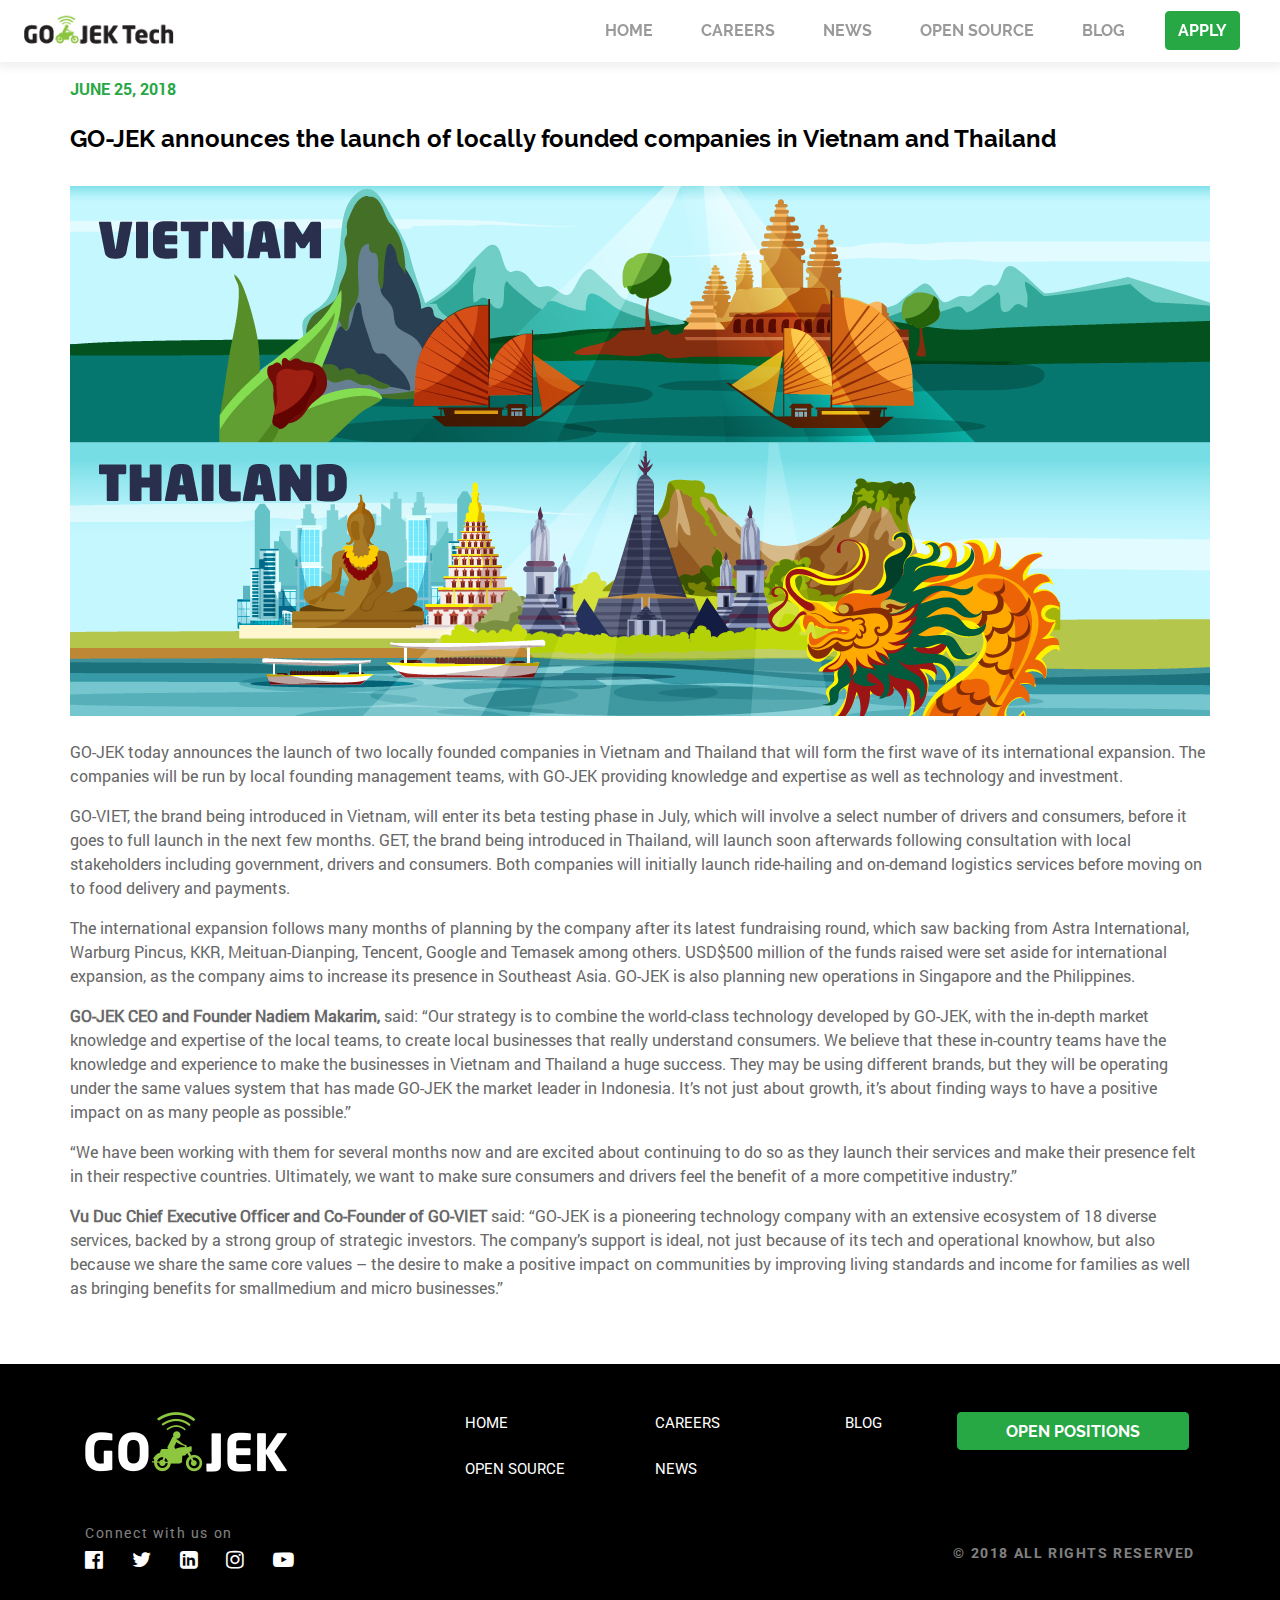
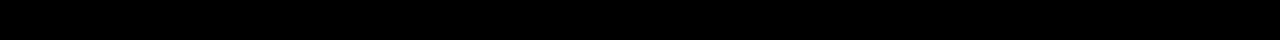
<file: gojek-expansion/index.html>
<!DOCTYPE html><html><head><meta charset="utf-8"/><meta http-equiv="x-ua-compatible" content="ie=edge"/><meta name="viewport" content="width=device-width, initial-scale=1, shrink-to-fit=no"/><link rel="preload" href="/component---src-layouts-index-js-9b0bda815004f43bad57.js" as="script"/><link rel="preload" href="/component---src-pages-gojek-expansion-js-d122bef0eb05da82b2bf.js" as="script"/><link rel="preload" href="/path---gojek-expansion-a0e39f21c11f6a62c5ab.js" as="script"/><link rel="preload" href="/app-a89fc580f2046cc76a47.js" as="script"/><link rel="preload" href="/commons-867e6d8973b299a40b76.js" as="script"/><title data-react-helmet="true">GO-JEK TECH GOJEK-EXPANSION</title><meta data-react-helmet="true" content="yes" name="apple-mobile-web-app-capable"/><meta data-react-helmet="true" name="description" content="GO-JEK is a Super App. It’s one app for ordering food, commuting, digital payments, shopping, hyper-local delivery, getting a massage and two dozen services. It is Indonesia’s first and fastest growing unicorn building an on-demand empire."/><meta data-react-helmet="true" name="twitter:card" content="summary"/><meta data-react-helmet="true" name="twitter:site" content="@gojektech"/><meta data-react-helmet="true" name="twitter:title" content="GO-JEK TECH"/><meta data-react-helmet="true" name="twitter:description" content="GO-JEK is a Super App. It’s one app for ordering food, commuting, digital payments, shopping, hyper-local delivery, getting a massage and two dozen services. It is Indonesia’s first and fastest growing unicorn building an on-demand empire."/><meta data-react-helmet="true" name="twitter:image" content="http://www.gojek.io/images/go-jek-tech.png"/><meta data-react-helmet="true" property="og:title" content="GO-JEK TECH"/><meta data-react-helmet="true" property="og:type" content="website"/><meta data-react-helmet="true" property="og:url" content="http://gojek.io"/><meta data-react-helmet="true" property="og:image" content="http://www.gojek.io/images/go-jek-tech.png"/><meta data-react-helmet="true" property="og:description" content="GO-JEK is a Super App. It’s one app for ordering food, commuting, digital payments, shopping, hyper-local delivery, getting a massage and two dozen services. It is Indonesia’s first and fastest growing unicorn building an on-demand empire."/><style id="gatsby-inlined-css">@import url(https://fonts.googleapis.com/css?family=Roboto);@import url(https://cdnjs.cloudflare.com/ajax/libs/font-awesome/4.7.0/css/font-awesome.css);.slick-slider{box-sizing:border-box;-webkit-user-select:none;-moz-user-select:none;-ms-user-select:none;user-select:none;-webkit-touch-callout:none;-khtml-user-select:none;-ms-touch-action:pan-y;touch-action:pan-y;-webkit-tap-highlight-color:transparent}.slick-list,.slick-slider{position:relative;display:block}.slick-list{overflow:hidden;margin:0;padding:0}.slick-list:focus{outline:none}.slick-list.dragging{cursor:pointer;cursor:hand}.slick-slider .slick-list,.slick-slider .slick-track{-webkit-transform:translateZ(0);-moz-transform:translateZ(0);-ms-transform:translateZ(0);-o-transform:translateZ(0);transform:translateZ(0)}.slick-track{position:relative;top:0;left:0;display:block;margin-left:auto;margin-right:auto}.slick-track:after,.slick-track:before{display:table;content:""}.slick-track:after{clear:both}.slick-loading .slick-track{visibility:hidden}.slick-slide{display:none;float:left;height:100%;min-height:1px}[dir=rtl] .slick-slide{float:right}.slick-slide img{display:block}.slick-slide.slick-loading img{display:none}.slick-slide.dragging img{pointer-events:none}.slick-initialized .slick-slide{display:block}.slick-loading .slick-slide{visibility:hidden}.slick-vertical .slick-slide{display:block;height:auto;border:1px solid transparent}.slick-arrow.slick-hidden{display:none}.slick-loading .slick-list{background:#fff url([data-uri]) 50% no-repeat}@font-face{font-family:slick;font-weight:400;font-style:normal;src:url(/static/slick.ced611da.eot);src:url(/static/slick.ced611da.eot?#iefix) format("embedded-opentype"),url(/static/slick.b7c9e1e4.woff) format("woff"),url(/static/slick.d41f55a7.ttf) format("truetype"),url([data-uri]#slick) format("svg")}.slick-next,.slick-prev{font-size:0;line-height:0;position:absolute;top:50%;display:block;width:20px;height:20px;padding:0;-webkit-transform:translateY(-50%);-ms-transform:translateY(-50%);transform:translateY(-50%);cursor:pointer;border:none}.slick-next,.slick-next:focus,.slick-next:hover,.slick-prev,.slick-prev:focus,.slick-prev:hover{color:transparent;outline:none;background:transparent}.slick-next:focus:before,.slick-next:hover:before,.slick-prev:focus:before,.slick-prev:hover:before{opacity:1}.slick-next.slick-disabled:before,.slick-prev.slick-disabled:before{opacity:.25}.slick-next:before,.slick-prev:before{font-family:slick;font-size:20px;line-height:1;opacity:.75;color:#fff;-webkit-font-smoothing:antialiased;-moz-osx-font-smoothing:grayscale}.slick-prev{left:-25px}[dir=rtl] .slick-prev{right:-25px;left:auto}.slick-prev:before{content:"\2190"}[dir=rtl] .slick-prev:before{content:"\2192"}.slick-next{right:-25px}[dir=rtl] .slick-next{right:auto;left:-25px}.slick-next:before{content:"\2192"}[dir=rtl] .slick-next:before{content:"\2190"}.slick-dotted.slick-slider{margin-bottom:30px}.slick-dots{position:absolute;bottom:-25px;display:block;width:100%;padding:0;margin:0;list-style:none;text-align:center}.slick-dots li{position:relative;display:inline-block;margin:0 5px;padding:0}.slick-dots li,.slick-dots li button{width:20px;height:20px;cursor:pointer}.slick-dots li button{font-size:0;line-height:0;display:block;padding:5px;color:transparent;border:0;outline:none;background:transparent}.slick-dots li button:focus,.slick-dots li button:hover{outline:none}.slick-dots li button:focus:before,.slick-dots li button:hover:before{opacity:1}.slick-dots li button:before{font-family:slick;font-size:6px;line-height:20px;position:absolute;top:0;left:0;width:20px;height:20px;content:"\2022";text-align:center;opacity:.25;color:#000;-webkit-font-smoothing:antialiased;-moz-osx-font-smoothing:grayscale}.slick-dots li.slick-active button:before{opacity:.75;color:#000}@font-face{font-family:NeoSansBold;src:url(/static/NeoSansPro-Bold.65482afb.ttf)}@font-face{font-family:NeoSansLight;src:url(/static/NeoSansPro-Light.61be723a.ttf)}@font-face{font-family:NeoSans;src:url(/static/NeoSansPro-Regular.baf7b105.ttf)}@font-face{font-family:NeoSansMedium;src:url(/static/NeoSans-Medium.5a107ec0.otf)}@font-face{font-family:RobotoBold;src:url(/static/Roboto-Bold.afa7a91d.ttf)}@font-face{font-family:RobotoBlack;src:url(/static/Roboto-Black.a77b7fc4.ttf)}@font-face{font-family:RobotoRegular;src:url(/static/Roboto-Regular.54a91b06.ttf)}@font-face{font-family:RobotoThin;src:url(/static/Roboto-Thin.5ecbc99d.ttf)}@font-face{font-family:RobotoLight;src:url(/static/Roboto-Light.e22062b3.ttf)}@font-face{font-family:RaleWayRegular;src:url(/static/Raleway-Regular.580d0778.ttf)}@font-face{font-family:RaleWayMedium;src:url(/static/Raleway-Medium.430a0518.ttf)}@font-face{font-family:RaleWayBold;src:url(/static/Raleway-Bold.575e4317.ttf)}@font-face{font-family:RaleWaySemiBold;src:url(/static/Raleway-SemiBold.17ba6410.ttf)}@font-face{font-family:RaleWayExtraBold;src:url(/static/Raleway-ExtraBold.a38a54df.ttf)}.slick-next{right:0!important}.slick-prev{left:0!important}.lg-controls-dark .slick-next:before,.lg-controls-dark .slick-prev:before{color:#fff}.lg-controls-dark .slick-next,.lg-controls-dark .slick-next:focus,.lg-controls-dark .slick-next:hover,.lg-controls-dark .slick-prev,.lg-controls-dark .slick-prev:focus,.lg-controls-dark .slick-prev:hover{width:30px;height:30px;background-color:#000}.slick-next,.slick-prev{z-index:99}.tech-facts-slider .slick-slide{padding:0 5px}.custom-controls-light .slick-next:before,.custom-controls-light .slick-prev:before{color:#000}.slick-slide{transition:all .3s ease-in-out;padding:0 20px}.slick-active,.slick-current{opacity:1}.go-jek-slider .slick-slide{margin:0}.go-jek-slider .slick-active{opacity:.2}.go-jek-slider .slick-current,.slick-current{opacity:1}.go-jek-slider .slick-slide,.impact-slider .slick-slide{padding:0}.impact-slider .slick-active{opacity:.1;pointer-events:none}.impact-slider .slick-current{opacity:1;pointer-events:visible;cursor:pointer}.slick-next:before,.slick-prev:before{font-family:FontAwesome!important}.slick-next:before{content:"\F054"!important}.slick-prev:before{content:"\F053"!important}@media (min-width:320px) and (max-width:480px){.custom-controls-dark .slick-next:before,.custom-controls-dark .slick-prev:before{color:#fff;opacity:1}.custom-controls-dark .slick-next,.custom-controls-dark .slick-next:focus,.custom-controls-dark .slick-next:hover,.custom-controls-dark .slick-prev,.custom-controls-dark .slick-prev:focus,.custom-controls-dark .slick-prev:hover{width:30px;height:30px;background-color:#000}.custom-controls-light .slick-next,.custom-controls-light .slick-next:focus,.custom-controls-light .slick-next:hover,.custom-controls-light .slick-prev,.custom-controls-light .slick-prev:focus,.custom-controls-light .slick-prev:hover{width:30px;height:30px;background-color:#fff}}.slick-dots li.slick-active button:before{opacity:1;color:green!important}.slick-dots li button:before{font-size:10px!important}

/*!
 * Bootstrap v4.1.1 (https://getbootstrap.com/)
 * Copyright 2011-2018 The Bootstrap Authors
 * Copyright 2011-2018 Twitter, Inc.
 * Licensed under MIT (https://github.com/twbs/bootstrap/blob/master/LICENSE)
 */:root{--blue:#007bff;--indigo:#6610f2;--purple:#6f42c1;--pink:#e83e8c;--red:#dc3545;--orange:#fd7e14;--yellow:#ffc107;--green:#28a745;--teal:#20c997;--cyan:#17a2b8;--white:#fff;--gray:#6c757d;--gray-dark:#343a40;--primary:#007bff;--secondary:#6c757d;--success:#28a745;--info:#17a2b8;--warning:#ffc107;--danger:#dc3545;--light:#f8f9fa;--dark:#343a40;--breakpoint-xs:0;--breakpoint-sm:576px;--breakpoint-md:768px;--breakpoint-lg:992px;--breakpoint-xl:1200px;--font-family-sans-serif:-apple-system,BlinkMacSystemFont,"Segoe UI",Roboto,"Helvetica Neue",Arial,sans-serif,"Apple Color Emoji","Segoe UI Emoji","Segoe UI Symbol";--font-family-monospace:SFMono-Regular,Menlo,Monaco,Consolas,"Liberation Mono","Courier New",monospace}*,:after,:before{box-sizing:border-box}html{font-family:sans-serif;line-height:1.15;-webkit-text-size-adjust:100%;-ms-text-size-adjust:100%;-ms-overflow-style:scrollbar;-webkit-tap-highlight-color:rgba(0,0,0,0)}@-ms-viewport{width:device-width}article,aside,figcaption,figure,footer,header,hgroup,main,nav,section{display:block}body{margin:0;font-family:-apple-system,BlinkMacSystemFont,Segoe UI,Roboto,Helvetica Neue,Arial,sans-serif;font-size:1rem;font-weight:400;line-height:1.5;color:#212529;text-align:left;background-color:#fff}[tabindex="-1"]:focus{outline:0!important}hr{box-sizing:content-box;height:0;overflow:visible}h1,h2,h3,h4,h5,h6{margin-top:0;margin-bottom:.5rem}p{margin-top:0;margin-bottom:1rem}abbr[data-original-title],abbr[title]{text-decoration:underline;text-decoration:underline dotted;cursor:help;border-bottom:0}address{font-style:normal;line-height:inherit}address,dl,ol,ul{margin-bottom:1rem}dl,ol,ul{margin-top:0}ol ol,ol ul,ul ol,ul ul{margin-bottom:0}dt{font-weight:700}dd{margin-bottom:.5rem;margin-left:0}blockquote{margin:0 0 1rem}dfn{font-style:italic}b,strong{font-weight:bolder}small{font-size:80%}sub,sup{position:relative;font-size:75%;line-height:0;vertical-align:baseline}sub{bottom:-.25em}sup{top:-.5em}a{color:#007bff;text-decoration:none;background-color:transparent;-webkit-text-decoration-skip:objects}a:hover{color:#0056b3;text-decoration:none}a:not([href]):not([tabindex]),a:not([href]):not([tabindex]):focus,a:not([href]):not([tabindex]):hover{color:inherit;text-decoration:none}a:not([href]):not([tabindex]):focus{outline:0}code,kbd,pre,samp{font-family:SFMono-Regular,Menlo,Monaco,Consolas,Liberation Mono,Courier New,monospace;font-size:1em}pre{margin-top:0;margin-bottom:1rem;overflow:auto;-ms-overflow-style:scrollbar}figure{margin:0 0 1rem}img{vertical-align:middle;border-style:none}svg:not(:root){overflow:hidden}table{border-collapse:collapse}caption{padding-top:.75rem;padding-bottom:.75rem;color:#6c757d;text-align:left;caption-side:bottom}th{text-align:inherit}label{display:inline-block;margin-bottom:.5rem}button{border-radius:0}button:focus{outline:1px dotted;outline:5px auto -webkit-focus-ring-color}button,input,optgroup,select,textarea{margin:0;font-family:inherit;font-size:inherit;line-height:inherit}button,input{overflow:visible}button,select{text-transform:none}[type=reset],[type=submit],button,html [type=button]{-webkit-appearance:button}[type=button]::-moz-focus-inner,[type=reset]::-moz-focus-inner,[type=submit]::-moz-focus-inner,button::-moz-focus-inner{padding:0;border-style:none}input[type=checkbox],input[type=radio]{box-sizing:border-box;padding:0}input[type=date],input[type=datetime-local],input[type=month],input[type=time]{-webkit-appearance:listbox}textarea{overflow:auto;resize:vertical}fieldset{min-width:0;padding:0;margin:0;border:0}legend{display:block;width:100%;max-width:100%;padding:0;margin-bottom:.5rem;font-size:1.5rem;line-height:inherit;color:inherit;white-space:normal}progress{vertical-align:baseline}[type=number]::-webkit-inner-spin-button,[type=number]::-webkit-outer-spin-button{height:auto}[type=search]{outline-offset:-2px;-webkit-appearance:none}[type=search]::-webkit-search-cancel-button,[type=search]::-webkit-search-decoration{-webkit-appearance:none}::-webkit-file-upload-button{font:inherit;-webkit-appearance:button}output{display:inline-block}summary{display:list-item;cursor:pointer}template{display:none}[hidden]{display:none!important}.h1,.h2,.h3,.h4,.h5,.h6,h1,h2,h3,h4,h5,h6{margin-bottom:.5rem;font-family:inherit;font-weight:500;line-height:1.2;color:inherit}.h1,h1{font-size:2.5rem}.h2,h2{font-size:2rem}.h3,h3{font-size:1.75rem}.h4,h4{font-size:1.5rem}.h5,h5{font-size:1.25rem}.h6,h6{font-size:1rem}.lead{font-size:1.25rem;font-weight:300}.display-1{font-size:6rem}.display-1,.display-2{font-weight:300;line-height:1.2}.display-2{font-size:5.5rem}.display-3{font-size:4.5rem}.display-3,.display-4{font-weight:300;line-height:1.2}.display-4{font-size:3.5rem}hr{margin-top:1rem;margin-bottom:1rem;border:0;border-top:1px solid rgba(0,0,0,.1)}.small,small{font-size:80%;font-weight:400}.mark,mark{padding:.2em;background-color:#fcf8e3}.list-inline,.list-unstyled{padding-left:0;list-style:none}.list-inline-item{display:inline-block}.list-inline-item:not(:last-child){margin-right:.5rem}.initialism{font-size:90%;text-transform:uppercase}.blockquote{margin-bottom:1rem;font-size:1.25rem}.blockquote-footer{display:block;font-size:80%;color:#6c757d}.blockquote-footer:before{content:"\2014   \A0"}.img-fluid,.img-thumbnail{max-width:100%;height:auto}.img-thumbnail{padding:.25rem;background-color:#fff;border:1px solid #a5a5a5;border-radius:.25rem}.figure{display:inline-block}.figure-img{margin-bottom:.5rem;line-height:1}.figure-caption{font-size:90%;color:#6c757d}code{font-size:87.5%;color:#e83e8c;word-break:break-word}a>code{color:inherit}kbd{padding:.2rem .4rem;font-size:87.5%;color:#fff;background-color:#212529;border-radius:.2rem}kbd kbd{padding:0;font-size:100%;font-weight:700}pre{display:block;font-size:87.5%;color:#212529}pre code{font-size:inherit;color:inherit;word-break:normal}.pre-scrollable{max-height:340px;overflow-y:scroll}.container{width:100%;padding-right:15px;padding-left:15px;margin-right:auto;margin-left:auto}@media (min-width:576px){.container{max-width:540px}}@media (min-width:768px){.container{max-width:720px}}@media (min-width:992px){.container{max-width:960px}}@media (min-width:1200px){.container{max-width:1140px}}.container-fluid{width:100%;padding-right:15px;padding-left:15px;margin-right:auto;margin-left:auto}.row{display:flex;flex-wrap:wrap;margin-right:-15px;margin-left:-15px}.no-gutters{margin-right:0;margin-left:0}.no-gutters>.col,.no-gutters>[class*=col-]{padding-right:0;padding-left:0}.col,.col-1,.col-2,.col-3,.col-4,.col-5,.col-6,.col-7,.col-8,.col-9,.col-10,.col-11,.col-12,.col-auto,.col-lg,.col-lg-1,.col-lg-2,.col-lg-3,.col-lg-4,.col-lg-5,.col-lg-6,.col-lg-7,.col-lg-8,.col-lg-9,.col-lg-10,.col-lg-11,.col-lg-12,.col-lg-auto,.col-md,.col-md-1,.col-md-2,.col-md-3,.col-md-4,.col-md-5,.col-md-6,.col-md-7,.col-md-8,.col-md-9,.col-md-10,.col-md-11,.col-md-12,.col-md-auto,.col-sm,.col-sm-1,.col-sm-2,.col-sm-3,.col-sm-4,.col-sm-5,.col-sm-6,.col-sm-7,.col-sm-8,.col-sm-9,.col-sm-10,.col-sm-11,.col-sm-12,.col-sm-auto,.col-xl,.col-xl-1,.col-xl-2,.col-xl-3,.col-xl-4,.col-xl-5,.col-xl-6,.col-xl-7,.col-xl-8,.col-xl-9,.col-xl-10,.col-xl-11,.col-xl-12,.col-xl-auto{position:relative;width:100%;min-height:1px;padding-right:15px;padding-left:15px}.col{flex-basis:0;flex-grow:1;max-width:100%}.col-auto{flex:0 0 auto;width:auto;max-width:none}.col-1{flex:0 0 8.33333%;max-width:8.33333%}.col-2{flex:0 0 16.66667%;max-width:16.66667%}.col-3{flex:0 0 25%;max-width:25%}.col-4{flex:0 0 33.33333%;max-width:33.33333%}.col-5{flex:0 0 41.66667%;max-width:41.66667%}.col-6{flex:0 0 50%;max-width:50%}.col-7{flex:0 0 58.33333%;max-width:58.33333%}.col-8{flex:0 0 66.66667%;max-width:66.66667%}.col-9{flex:0 0 75%;max-width:75%}.col-10{flex:0 0 83.33333%;max-width:83.33333%}.col-11{flex:0 0 91.66667%;max-width:91.66667%}.col-12{flex:0 0 100%;max-width:100%}.order-first{order:-1}.order-last{order:13}.order-0{order:0}.order-1{order:1}.order-2{order:2}.order-3{order:3}.order-4{order:4}.order-5{order:5}.order-6{order:6}.order-7{order:7}.order-8{order:8}.order-9{order:9}.order-10{order:10}.order-11{order:11}.order-12{order:12}.offset-1{margin-left:8.33333%}.offset-2{margin-left:16.66667%}.offset-3{margin-left:25%}.offset-4{margin-left:33.33333%}.offset-5{margin-left:41.66667%}.offset-6{margin-left:50%}.offset-7{margin-left:58.33333%}.offset-8{margin-left:66.66667%}.offset-9{margin-left:75%}.offset-10{margin-left:83.33333%}.offset-11{margin-left:91.66667%}@media (min-width:576px){.col-sm{flex-basis:0;flex-grow:1;max-width:100%}.col-sm-auto{flex:0 0 auto;width:auto;max-width:none}.col-sm-1{flex:0 0 8.33333%;max-width:8.33333%}.col-sm-2{flex:0 0 16.66667%;max-width:16.66667%}.col-sm-3{flex:0 0 25%;max-width:25%}.col-sm-4{flex:0 0 33.33333%;max-width:33.33333%}.col-sm-5{flex:0 0 41.66667%;max-width:41.66667%}.col-sm-6{flex:0 0 50%;max-width:50%}.col-sm-7{flex:0 0 58.33333%;max-width:58.33333%}.col-sm-8{flex:0 0 66.66667%;max-width:66.66667%}.col-sm-9{flex:0 0 75%;max-width:75%}.col-sm-10{flex:0 0 83.33333%;max-width:83.33333%}.col-sm-11{flex:0 0 91.66667%;max-width:91.66667%}.col-sm-12{flex:0 0 100%;max-width:100%}.order-sm-first{order:-1}.order-sm-last{order:13}.order-sm-0{order:0}.order-sm-1{order:1}.order-sm-2{order:2}.order-sm-3{order:3}.order-sm-4{order:4}.order-sm-5{order:5}.order-sm-6{order:6}.order-sm-7{order:7}.order-sm-8{order:8}.order-sm-9{order:9}.order-sm-10{order:10}.order-sm-11{order:11}.order-sm-12{order:12}.offset-sm-0{margin-left:0}.offset-sm-1{margin-left:8.33333%}.offset-sm-2{margin-left:16.66667%}.offset-sm-3{margin-left:25%}.offset-sm-4{margin-left:33.33333%}.offset-sm-5{margin-left:41.66667%}.offset-sm-6{margin-left:50%}.offset-sm-7{margin-left:58.33333%}.offset-sm-8{margin-left:66.66667%}.offset-sm-9{margin-left:75%}.offset-sm-10{margin-left:83.33333%}.offset-sm-11{margin-left:91.66667%}}@media (min-width:768px){.col-md{flex-basis:0;flex-grow:1;max-width:100%}.col-md-auto{flex:0 0 auto;width:auto;max-width:none}.col-md-1{flex:0 0 8.33333%;max-width:8.33333%}.col-md-2{flex:0 0 16.66667%;max-width:16.66667%}.col-md-3{flex:0 0 25%;max-width:25%}.col-md-4{flex:0 0 33.33333%;max-width:33.33333%}.col-md-5{flex:0 0 41.66667%;max-width:41.66667%}.col-md-6{flex:0 0 50%;max-width:50%}.col-md-7{flex:0 0 58.33333%;max-width:58.33333%}.col-md-8{flex:0 0 66.66667%;max-width:66.66667%}.col-md-9{flex:0 0 75%;max-width:75%}.col-md-10{flex:0 0 83.33333%;max-width:83.33333%}.col-md-11{flex:0 0 91.66667%;max-width:91.66667%}.col-md-12{flex:0 0 100%;max-width:100%}.order-md-first{order:-1}.order-md-last{order:13}.order-md-0{order:0}.order-md-1{order:1}.order-md-2{order:2}.order-md-3{order:3}.order-md-4{order:4}.order-md-5{order:5}.order-md-6{order:6}.order-md-7{order:7}.order-md-8{order:8}.order-md-9{order:9}.order-md-10{order:10}.order-md-11{order:11}.order-md-12{order:12}.offset-md-0{margin-left:0}.offset-md-1{margin-left:8.33333%}.offset-md-2{margin-left:16.66667%}.offset-md-3{margin-left:25%}.offset-md-4{margin-left:33.33333%}.offset-md-5{margin-left:41.66667%}.offset-md-6{margin-left:50%}.offset-md-7{margin-left:58.33333%}.offset-md-8{margin-left:66.66667%}.offset-md-9{margin-left:75%}.offset-md-10{margin-left:83.33333%}.offset-md-11{margin-left:91.66667%}}@media (min-width:992px){.col-lg{flex-basis:0;flex-grow:1;max-width:100%}.col-lg-auto{flex:0 0 auto;width:auto;max-width:none}.col-lg-1{flex:0 0 8.33333%;max-width:8.33333%}.col-lg-2{flex:0 0 16.66667%;max-width:16.66667%}.col-lg-3{flex:0 0 25%;max-width:25%}.col-lg-4{flex:0 0 33.33333%;max-width:33.33333%}.col-lg-5{flex:0 0 41.66667%;max-width:41.66667%}.col-lg-6{flex:0 0 50%;max-width:50%}.col-lg-7{flex:0 0 58.33333%;max-width:58.33333%}.col-lg-8{flex:0 0 66.66667%;max-width:66.66667%}.col-lg-9{flex:0 0 75%;max-width:75%}.col-lg-10{flex:0 0 83.33333%;max-width:83.33333%}.col-lg-11{flex:0 0 91.66667%;max-width:91.66667%}.col-lg-12{flex:0 0 100%;max-width:100%}.order-lg-first{order:-1}.order-lg-last{order:13}.order-lg-0{order:0}.order-lg-1{order:1}.order-lg-2{order:2}.order-lg-3{order:3}.order-lg-4{order:4}.order-lg-5{order:5}.order-lg-6{order:6}.order-lg-7{order:7}.order-lg-8{order:8}.order-lg-9{order:9}.order-lg-10{order:10}.order-lg-11{order:11}.order-lg-12{order:12}.offset-lg-0{margin-left:0}.offset-lg-1{margin-left:8.33333%}.offset-lg-2{margin-left:16.66667%}.offset-lg-3{margin-left:25%}.offset-lg-4{margin-left:33.33333%}.offset-lg-5{margin-left:41.66667%}.offset-lg-6{margin-left:50%}.offset-lg-7{margin-left:58.33333%}.offset-lg-8{margin-left:66.66667%}.offset-lg-9{margin-left:75%}.offset-lg-10{margin-left:83.33333%}.offset-lg-11{margin-left:91.66667%}}@media (min-width:1200px){.col-xl{flex-basis:0;flex-grow:1;max-width:100%}.col-xl-auto{flex:0 0 auto;width:auto;max-width:none}.col-xl-1{flex:0 0 8.33333%;max-width:8.33333%}.col-xl-2{flex:0 0 16.66667%;max-width:16.66667%}.col-xl-3{flex:0 0 25%;max-width:25%}.col-xl-4{flex:0 0 33.33333%;max-width:33.33333%}.col-xl-5{flex:0 0 41.66667%;max-width:41.66667%}.col-xl-6{flex:0 0 50%;max-width:50%}.col-xl-7{flex:0 0 58.33333%;max-width:58.33333%}.col-xl-8{flex:0 0 66.66667%;max-width:66.66667%}.col-xl-9{flex:0 0 75%;max-width:75%}.col-xl-10{flex:0 0 83.33333%;max-width:83.33333%}.col-xl-11{flex:0 0 91.66667%;max-width:91.66667%}.col-xl-12{flex:0 0 100%;max-width:100%}.order-xl-first{order:-1}.order-xl-last{order:13}.order-xl-0{order:0}.order-xl-1{order:1}.order-xl-2{order:2}.order-xl-3{order:3}.order-xl-4{order:4}.order-xl-5{order:5}.order-xl-6{order:6}.order-xl-7{order:7}.order-xl-8{order:8}.order-xl-9{order:9}.order-xl-10{order:10}.order-xl-11{order:11}.order-xl-12{order:12}.offset-xl-0{margin-left:0}.offset-xl-1{margin-left:8.33333%}.offset-xl-2{margin-left:16.66667%}.offset-xl-3{margin-left:25%}.offset-xl-4{margin-left:33.33333%}.offset-xl-5{margin-left:41.66667%}.offset-xl-6{margin-left:50%}.offset-xl-7{margin-left:58.33333%}.offset-xl-8{margin-left:66.66667%}.offset-xl-9{margin-left:75%}.offset-xl-10{margin-left:83.33333%}.offset-xl-11{margin-left:91.66667%}}.table{width:100%;max-width:100%;margin-bottom:1rem;background-color:transparent}.table td,.table th{padding:.75rem;vertical-align:top;border-top:1px solid #a5a5a5}.table thead th{vertical-align:bottom;border-bottom:2px solid #a5a5a5}.table tbody+tbody{border-top:2px solid #a5a5a5}.table .table{background-color:#fff}.table-sm td,.table-sm th{padding:.3rem}.table-bordered,.table-bordered td,.table-bordered th{border:1px solid #a5a5a5}.table-bordered thead td,.table-bordered thead th{border-bottom-width:2px}.table-borderless tbody+tbody,.table-borderless td,.table-borderless th,.table-borderless thead th{border:0}.table-striped tbody tr:nth-of-type(odd){background-color:rgba(0,0,0,.05)}.table-hover tbody tr:hover{background-color:rgba(0,0,0,.075)}.table-primary,.table-primary>td,.table-primary>th{background-color:#b8daff}.table-hover .table-primary:hover,.table-hover .table-primary:hover>td,.table-hover .table-primary:hover>th{background-color:#9fcdff}.table-secondary,.table-secondary>td,.table-secondary>th{background-color:#d6d8db}.table-hover .table-secondary:hover,.table-hover .table-secondary:hover>td,.table-hover .table-secondary:hover>th{background-color:#c8cbcf}.table-success,.table-success>td,.table-success>th{background-color:#c3e6cb}.table-hover .table-success:hover,.table-hover .table-success:hover>td,.table-hover .table-success:hover>th{background-color:#b1dfbb}.table-info,.table-info>td,.table-info>th{background-color:#bee5eb}.table-hover .table-info:hover,.table-hover .table-info:hover>td,.table-hover .table-info:hover>th{background-color:#abdde5}.table-warning,.table-warning>td,.table-warning>th{background-color:#ffeeba}.table-hover .table-warning:hover,.table-hover .table-warning:hover>td,.table-hover .table-warning:hover>th{background-color:#ffe8a1}.table-danger,.table-danger>td,.table-danger>th{background-color:#f5c6cb}.table-hover .table-danger:hover,.table-hover .table-danger:hover>td,.table-hover .table-danger:hover>th{background-color:#f1b0b7}.table-light,.table-light>td,.table-light>th{background-color:#fdfdfe}.table-hover .table-light:hover,.table-hover .table-light:hover>td,.table-hover .table-light:hover>th{background-color:#ececf6}.table-dark,.table-dark>td,.table-dark>th{background-color:#c6c8ca}.table-hover .table-dark:hover,.table-hover .table-dark:hover>td,.table-hover .table-dark:hover>th{background-color:#b9bbbe}.table-active,.table-active>td,.table-active>th,.table-hover .table-active:hover,.table-hover .table-active:hover>td,.table-hover .table-active:hover>th{background-color:rgba(0,0,0,.075)}.table .thead-dark th{color:#fff;background-color:#212529;border-color:#32383e}.table .thead-light th{color:#495057;background-color:#9a9a9a;border-color:#a5a5a5}.table-dark{color:#fff;background-color:#212529}.table-dark td,.table-dark th,.table-dark thead th{border-color:#32383e}.table-dark.table-bordered{border:0}.table-dark.table-striped tbody tr:nth-of-type(odd){background-color:hsla(0,0%,100%,.05)}.table-dark.table-hover tbody tr:hover{background-color:hsla(0,0%,100%,.075)}@media (max-width:575.98px){.table-responsive-sm{display:block;width:100%;overflow-x:auto;-webkit-overflow-scrolling:touch;-ms-overflow-style:-ms-autohiding-scrollbar}.table-responsive-sm>.table-bordered{border:0}}@media (max-width:767.98px){.table-responsive-md{display:block;width:100%;overflow-x:auto;-webkit-overflow-scrolling:touch;-ms-overflow-style:-ms-autohiding-scrollbar}.table-responsive-md>.table-bordered{border:0}}@media (max-width:991.98px){.table-responsive-lg{display:block;width:100%;overflow-x:auto;-webkit-overflow-scrolling:touch;-ms-overflow-style:-ms-autohiding-scrollbar}.table-responsive-lg>.table-bordered{border:0}}@media (max-width:1199.98px){.table-responsive-xl{display:block;width:100%;overflow-x:auto;-webkit-overflow-scrolling:touch;-ms-overflow-style:-ms-autohiding-scrollbar}.table-responsive-xl>.table-bordered{border:0}}.table-responsive{display:block;width:100%;overflow-x:auto;-webkit-overflow-scrolling:touch;-ms-overflow-style:-ms-autohiding-scrollbar}.table-responsive>.table-bordered{border:0}.form-control{display:block;width:100%;padding:.375rem .75rem;font-size:1rem;line-height:1.5;color:#495057;background-color:#fff;background-clip:padding-box;border:1px solid #686868;border-radius:.25rem;transition:border-color .15s ease-in-out,box-shadow .15s ease-in-out}@media screen and (prefers-reduced-motion:reduce){.form-control{transition:none}}.form-control::-ms-expand{background-color:transparent;border:0}.form-control:focus{color:#495057;background-color:#fff;border-color:#80bdff;outline:0;box-shadow:0 0 0 .2rem rgba(0,123,255,.25)}.form-control::placeholder{color:#6c757d;opacity:1}.form-control:disabled,.form-control[readonly]{background-color:#9a9a9a;opacity:1}select.form-control:not([size]):not([multiple]){height:calc(2.25rem + 2px)}select.form-control:focus::-ms-value{color:#495057;background-color:#fff}.form-control-file,.form-control-range{display:block;width:100%}.col-form-label{padding-top:calc(.375rem + 1px);padding-bottom:calc(.375rem + 1px);margin-bottom:0;font-size:inherit;line-height:1.5}.col-form-label-lg{padding-top:calc(.5rem + 1px);padding-bottom:calc(.5rem + 1px);font-size:1.25rem;line-height:1.5}.col-form-label-sm{padding-top:calc(.25rem + 1px);padding-bottom:calc(.25rem + 1px);font-size:.875rem;line-height:1.5}.form-control-plaintext{display:block;width:100%;padding-top:.375rem;padding-bottom:.375rem;margin-bottom:0;line-height:1.5;color:#212529;background-color:transparent;border:solid transparent;border-width:1px 0}.form-control-plaintext.form-control-lg,.form-control-plaintext.form-control-sm,.input-group-lg>.form-control-plaintext.form-control,.input-group-lg>.input-group-append>.form-control-plaintext.btn,.input-group-lg>.input-group-append>.form-control-plaintext.input-group-text,.input-group-lg>.input-group-prepend>.form-control-plaintext.btn,.input-group-lg>.input-group-prepend>.form-control-plaintext.input-group-text,.input-group-sm>.form-control-plaintext.form-control,.input-group-sm>.input-group-append>.form-control-plaintext.btn,.input-group-sm>.input-group-append>.form-control-plaintext.input-group-text,.input-group-sm>.input-group-prepend>.form-control-plaintext.btn,.input-group-sm>.input-group-prepend>.form-control-plaintext.input-group-text{padding-right:0;padding-left:0}.form-control-sm,.input-group-sm>.form-control,.input-group-sm>.input-group-append>.btn,.input-group-sm>.input-group-append>.input-group-text,.input-group-sm>.input-group-prepend>.btn,.input-group-sm>.input-group-prepend>.input-group-text{padding:.25rem .5rem;font-size:.875rem;line-height:1.5;border-radius:.2rem}.input-group-sm>.input-group-append>select.btn:not([size]):not([multiple]),.input-group-sm>.input-group-append>select.input-group-text:not([size]):not([multiple]),.input-group-sm>.input-group-prepend>select.btn:not([size]):not([multiple]),.input-group-sm>.input-group-prepend>select.input-group-text:not([size]):not([multiple]),.input-group-sm>select.form-control:not([size]):not([multiple]),select.form-control-sm:not([size]):not([multiple]){height:calc(1.8125rem + 2px)}.form-control-lg,.input-group-lg>.form-control,.input-group-lg>.input-group-append>.btn,.input-group-lg>.input-group-append>.input-group-text,.input-group-lg>.input-group-prepend>.btn,.input-group-lg>.input-group-prepend>.input-group-text{padding:.5rem 1rem;font-size:1.25rem;line-height:1.5;border-radius:.3rem}.input-group-lg>.input-group-append>select.btn:not([size]):not([multiple]),.input-group-lg>.input-group-append>select.input-group-text:not([size]):not([multiple]),.input-group-lg>.input-group-prepend>select.btn:not([size]):not([multiple]),.input-group-lg>.input-group-prepend>select.input-group-text:not([size]):not([multiple]),.input-group-lg>select.form-control:not([size]):not([multiple]),select.form-control-lg:not([size]):not([multiple]){height:calc(2.875rem + 2px)}.form-group{margin-bottom:1rem}.form-text{display:block;margin-top:.25rem}.form-row{display:flex;flex-wrap:wrap;margin-right:-5px;margin-left:-5px}.form-row>.col,.form-row>[class*=col-]{padding-right:5px;padding-left:5px}.form-check{position:relative;display:block;padding-left:1.25rem}.form-check-input{position:absolute;margin-top:.3rem;margin-left:-1.25rem}.form-check-input:disabled~.form-check-label{color:#6c757d}.form-check-label{margin-bottom:0}.form-check-inline{display:inline-flex;align-items:center;padding-left:0;margin-right:.75rem}.form-check-inline .form-check-input{position:static;margin-top:0;margin-right:.3125rem;margin-left:0}.valid-feedback{display:none;width:100%;margin-top:.25rem;font-size:80%;color:#28a745}.valid-tooltip{position:absolute;top:100%;z-index:5;display:none;max-width:100%;padding:.5rem;margin-top:.1rem;font-size:.875rem;line-height:1;color:#fff;background-color:rgba(40,167,69,.8);border-radius:.2rem}.custom-select.is-valid,.form-control.is-valid,.was-validated .custom-select:valid,.was-validated .form-control:valid{border-color:#28a745}.custom-select.is-valid:focus,.form-control.is-valid:focus,.was-validated .custom-select:valid:focus,.was-validated .form-control:valid:focus{border-color:#28a745;box-shadow:0 0 0 .2rem rgba(40,167,69,.25)}.custom-select.is-valid~.valid-feedback,.custom-select.is-valid~.valid-tooltip,.form-control-file.is-valid~.valid-feedback,.form-control-file.is-valid~.valid-tooltip,.form-control.is-valid~.valid-feedback,.form-control.is-valid~.valid-tooltip,.was-validated .custom-select:valid~.valid-feedback,.was-validated .custom-select:valid~.valid-tooltip,.was-validated .form-control-file:valid~.valid-feedback,.was-validated .form-control-file:valid~.valid-tooltip,.was-validated .form-control:valid~.valid-feedback,.was-validated .form-control:valid~.valid-tooltip{display:block}.form-check-input.is-valid~.form-check-label,.was-validated .form-check-input:valid~.form-check-label{color:#28a745}.form-check-input.is-valid~.valid-feedback,.form-check-input.is-valid~.valid-tooltip,.was-validated .form-check-input:valid~.valid-feedback,.was-validated .form-check-input:valid~.valid-tooltip{display:block}.custom-control-input.is-valid~.custom-control-label,.was-validated .custom-control-input:valid~.custom-control-label{color:#28a745}.custom-control-input.is-valid~.custom-control-label:before,.was-validated .custom-control-input:valid~.custom-control-label:before{background-color:#71dd8a}.custom-control-input.is-valid~.valid-feedback,.custom-control-input.is-valid~.valid-tooltip,.was-validated .custom-control-input:valid~.valid-feedback,.was-validated .custom-control-input:valid~.valid-tooltip{display:block}.custom-control-input.is-valid:checked~.custom-control-label:before,.was-validated .custom-control-input:valid:checked~.custom-control-label:before{background-color:#34ce57}.custom-control-input.is-valid:focus~.custom-control-label:before,.was-validated .custom-control-input:valid:focus~.custom-control-label:before{box-shadow:0 0 0 1px #fff,0 0 0 .2rem rgba(40,167,69,.25)}.custom-file-input.is-valid~.custom-file-label,.was-validated .custom-file-input:valid~.custom-file-label{border-color:#28a745}.custom-file-input.is-valid~.custom-file-label:before,.was-validated .custom-file-input:valid~.custom-file-label:before{border-color:inherit}.custom-file-input.is-valid~.valid-feedback,.custom-file-input.is-valid~.valid-tooltip,.was-validated .custom-file-input:valid~.valid-feedback,.was-validated .custom-file-input:valid~.valid-tooltip{display:block}.custom-file-input.is-valid:focus~.custom-file-label,.was-validated .custom-file-input:valid:focus~.custom-file-label{box-shadow:0 0 0 .2rem rgba(40,167,69,.25)}.invalid-feedback{display:none;width:100%;margin-top:.25rem;font-size:80%;color:#dc3545}.invalid-tooltip{position:absolute;top:100%;z-index:5;display:none;max-width:100%;padding:.5rem;margin-top:.1rem;font-size:.875rem;line-height:1;color:#fff;background-color:rgba(220,53,69,.8);border-radius:.2rem}.custom-select.is-invalid,.form-control.is-invalid,.was-validated .custom-select:invalid,.was-validated .form-control:invalid{border-color:#dc3545}.custom-select.is-invalid:focus,.form-control.is-invalid:focus,.was-validated .custom-select:invalid:focus,.was-validated .form-control:invalid:focus{border-color:#dc3545;box-shadow:0 0 0 .2rem rgba(220,53,69,.25)}.custom-select.is-invalid~.invalid-feedback,.custom-select.is-invalid~.invalid-tooltip,.form-control-file.is-invalid~.invalid-feedback,.form-control-file.is-invalid~.invalid-tooltip,.form-control.is-invalid~.invalid-feedback,.form-control.is-invalid~.invalid-tooltip,.was-validated .custom-select:invalid~.invalid-feedback,.was-validated .custom-select:invalid~.invalid-tooltip,.was-validated .form-control-file:invalid~.invalid-feedback,.was-validated .form-control-file:invalid~.invalid-tooltip,.was-validated .form-control:invalid~.invalid-feedback,.was-validated .form-control:invalid~.invalid-tooltip{display:block}.form-check-input.is-invalid~.form-check-label,.was-validated .form-check-input:invalid~.form-check-label{color:#dc3545}.form-check-input.is-invalid~.invalid-feedback,.form-check-input.is-invalid~.invalid-tooltip,.was-validated .form-check-input:invalid~.invalid-feedback,.was-validated .form-check-input:invalid~.invalid-tooltip{display:block}.custom-control-input.is-invalid~.custom-control-label,.was-validated .custom-control-input:invalid~.custom-control-label{color:#dc3545}.custom-control-input.is-invalid~.custom-control-label:before,.was-validated .custom-control-input:invalid~.custom-control-label:before{background-color:#efa2a9}.custom-control-input.is-invalid~.invalid-feedback,.custom-control-input.is-invalid~.invalid-tooltip,.was-validated .custom-control-input:invalid~.invalid-feedback,.was-validated .custom-control-input:invalid~.invalid-tooltip{display:block}.custom-control-input.is-invalid:checked~.custom-control-label:before,.was-validated .custom-control-input:invalid:checked~.custom-control-label:before{background-color:#e4606d}.custom-control-input.is-invalid:focus~.custom-control-label:before,.was-validated .custom-control-input:invalid:focus~.custom-control-label:before{box-shadow:0 0 0 1px #fff,0 0 0 .2rem rgba(220,53,69,.25)}.custom-file-input.is-invalid~.custom-file-label,.was-validated .custom-file-input:invalid~.custom-file-label{border-color:#dc3545}.custom-file-input.is-invalid~.custom-file-label:before,.was-validated .custom-file-input:invalid~.custom-file-label:before{border-color:inherit}.custom-file-input.is-invalid~.invalid-feedback,.custom-file-input.is-invalid~.invalid-tooltip,.was-validated .custom-file-input:invalid~.invalid-feedback,.was-validated .custom-file-input:invalid~.invalid-tooltip{display:block}.custom-file-input.is-invalid:focus~.custom-file-label,.was-validated .custom-file-input:invalid:focus~.custom-file-label{box-shadow:0 0 0 .2rem rgba(220,53,69,.25)}.form-inline{display:flex;flex-flow:row wrap;align-items:center}.form-inline .form-check{width:100%}@media (min-width:576px){.form-inline label{justify-content:center}.form-inline .form-group,.form-inline label{display:flex;align-items:center;margin-bottom:0}.form-inline .form-group{flex:0 0 auto;flex-flow:row wrap}.form-inline .form-control{display:inline-block;width:auto;vertical-align:middle}.form-inline .form-control-plaintext{display:inline-block}.form-inline .custom-select,.form-inline .input-group{width:auto}.form-inline .form-check{display:flex;align-items:center;justify-content:center;width:auto;padding-left:0}.form-inline .form-check-input{position:relative;margin-top:0;margin-right:.25rem;margin-left:0}.form-inline .custom-control{align-items:center;justify-content:center}.form-inline .custom-control-label{margin-bottom:0}}.btn{display:inline-block;font-weight:400;text-align:center;white-space:nowrap;vertical-align:middle;user-select:none;border:1px solid transparent;padding:.375rem .75rem;font-size:1rem;line-height:1.5;border-radius:.25rem;transition:color .15s ease-in-out,background-color .15s ease-in-out,border-color .15s ease-in-out,box-shadow .15s ease-in-out}@media screen and (prefers-reduced-motion:reduce){.btn{transition:none}}.btn:focus,.btn:hover{text-decoration:none}.btn.focus,.btn:focus{outline:0;box-shadow:0 0 0 .2rem rgba(0,123,255,.25)}.btn.disabled,.btn:disabled{opacity:.65}.btn:not(:disabled):not(.disabled){cursor:pointer}.btn:not(:disabled):not(.disabled).active,.btn:not(:disabled):not(.disabled):active{background-image:none}a.btn.disabled,fieldset:disabled a.btn{pointer-events:none}.btn-primary{color:#fff;background-color:#007bff;border-color:#007bff}.btn-primary:hover{color:#fff;background-color:#0069d9;border-color:#0062cc}.btn-primary.focus,.btn-primary:focus{box-shadow:0 0 0 .2rem rgba(0,123,255,.5)}.btn-primary.disabled,.btn-primary:disabled{color:#fff;background-color:#007bff;border-color:#007bff}.btn-primary:not(:disabled):not(.disabled).active,.btn-primary:not(:disabled):not(.disabled):active,.show>.btn-primary.dropdown-toggle{color:#fff;background-color:#0062cc;border-color:#005cbf}.btn-primary:not(:disabled):not(.disabled).active:focus,.btn-primary:not(:disabled):not(.disabled):active:focus,.show>.btn-primary.dropdown-toggle:focus{box-shadow:0 0 0 .2rem rgba(0,123,255,.5)}.btn-secondary{color:#fff;background-color:#6c757d;border-color:#6c757d}.btn-secondary:hover{color:#fff;background-color:#5a6268;border-color:#545b62}.btn-secondary.focus,.btn-secondary:focus{box-shadow:0 0 0 .2rem hsla(208,7%,46%,.5)}.btn-secondary.disabled,.btn-secondary:disabled{color:#fff;background-color:#6c757d;border-color:#6c757d}.btn-secondary:not(:disabled):not(.disabled).active,.btn-secondary:not(:disabled):not(.disabled):active,.show>.btn-secondary.dropdown-toggle{color:#fff;background-color:#545b62;border-color:#4e555b}.btn-secondary:not(:disabled):not(.disabled).active:focus,.btn-secondary:not(:disabled):not(.disabled):active:focus,.show>.btn-secondary.dropdown-toggle:focus{box-shadow:0 0 0 .2rem hsla(208,7%,46%,.5)}.btn-success{color:#fff;background-color:#28a745;border-color:#28a745}.btn-success:hover{color:#fff;background-color:#218838;border-color:#1e7e34}.btn-success.focus,.btn-success:focus{box-shadow:0 0 0 .2rem rgba(40,167,69,.5)}.btn-success.disabled,.btn-success:disabled{color:#fff;background-color:#28a745;border-color:#28a745}.btn-success:not(:disabled):not(.disabled).active,.btn-success:not(:disabled):not(.disabled):active,.show>.btn-success.dropdown-toggle{color:#fff;background-color:#1e7e34;border-color:#1c7430}.btn-success:not(:disabled):not(.disabled).active:focus,.btn-success:not(:disabled):not(.disabled):active:focus,.show>.btn-success.dropdown-toggle:focus{box-shadow:0 0 0 .2rem rgba(40,167,69,.5)}.btn-info{color:#fff;background-color:#17a2b8;border-color:#17a2b8}.btn-info:hover{color:#fff;background-color:#138496;border-color:#117a8b}.btn-info.focus,.btn-info:focus{box-shadow:0 0 0 .2rem rgba(23,162,184,.5)}.btn-info.disabled,.btn-info:disabled{color:#fff;background-color:#17a2b8;border-color:#17a2b8}.btn-info:not(:disabled):not(.disabled).active,.btn-info:not(:disabled):not(.disabled):active,.show>.btn-info.dropdown-toggle{color:#fff;background-color:#117a8b;border-color:#10707f}.btn-info:not(:disabled):not(.disabled).active:focus,.btn-info:not(:disabled):not(.disabled):active:focus,.show>.btn-info.dropdown-toggle:focus{box-shadow:0 0 0 .2rem rgba(23,162,184,.5)}.btn-warning{color:#212529;background-color:#ffc107;border-color:#ffc107}.btn-warning:hover{color:#212529;background-color:#e0a800;border-color:#d39e00}.btn-warning.focus,.btn-warning:focus{box-shadow:0 0 0 .2rem rgba(255,193,7,.5)}.btn-warning.disabled,.btn-warning:disabled{color:#212529;background-color:#ffc107;border-color:#ffc107}.btn-warning:not(:disabled):not(.disabled).active,.btn-warning:not(:disabled):not(.disabled):active,.show>.btn-warning.dropdown-toggle{color:#212529;background-color:#d39e00;border-color:#c69500}.btn-warning:not(:disabled):not(.disabled).active:focus,.btn-warning:not(:disabled):not(.disabled):active:focus,.show>.btn-warning.dropdown-toggle:focus{box-shadow:0 0 0 .2rem rgba(255,193,7,.5)}.btn-danger{color:#fff;background-color:#dc3545;border-color:#dc3545}.btn-danger:hover{color:#fff;background-color:#c82333;border-color:#bd2130}.btn-danger.focus,.btn-danger:focus{box-shadow:0 0 0 .2rem rgba(220,53,69,.5)}.btn-danger.disabled,.btn-danger:disabled{color:#fff;background-color:#dc3545;border-color:#dc3545}.btn-danger:not(:disabled):not(.disabled).active,.btn-danger:not(:disabled):not(.disabled):active,.show>.btn-danger.dropdown-toggle{color:#fff;background-color:#bd2130;border-color:#b21f2d}.btn-danger:not(:disabled):not(.disabled).active:focus,.btn-danger:not(:disabled):not(.disabled):active:focus,.show>.btn-danger.dropdown-toggle:focus{box-shadow:0 0 0 .2rem rgba(220,53,69,.5)}.btn-light{color:#212529;background-color:#f8f9fa;border-color:#f8f9fa}.btn-light:hover{color:#212529;background-color:#e2e6ea;border-color:#dae0e5}.btn-light.focus,.btn-light:focus{box-shadow:0 0 0 .2rem rgba(248,249,250,.5)}.btn-light.disabled,.btn-light:disabled{color:#212529;background-color:#f8f9fa;border-color:#f8f9fa}.btn-light:not(:disabled):not(.disabled).active,.btn-light:not(:disabled):not(.disabled):active,.show>.btn-light.dropdown-toggle{color:#212529;background-color:#dae0e5;border-color:#d3d9df}.btn-light:not(:disabled):not(.disabled).active:focus,.btn-light:not(:disabled):not(.disabled):active:focus,.show>.btn-light.dropdown-toggle:focus{box-shadow:0 0 0 .2rem rgba(248,249,250,.5)}.btn-dark{color:#fff;background-color:#343a40;border-color:#343a40}.btn-dark:hover{color:#fff;background-color:#23272b;border-color:#1d2124}.btn-dark.focus,.btn-dark:focus{box-shadow:0 0 0 .2rem rgba(52,58,64,.5)}.btn-dark.disabled,.btn-dark:disabled{color:#fff;background-color:#343a40;border-color:#343a40}.btn-dark:not(:disabled):not(.disabled).active,.btn-dark:not(:disabled):not(.disabled):active,.show>.btn-dark.dropdown-toggle{color:#fff;background-color:#1d2124;border-color:#171a1d}.btn-dark:not(:disabled):not(.disabled).active:focus,.btn-dark:not(:disabled):not(.disabled):active:focus,.show>.btn-dark.dropdown-toggle:focus{box-shadow:0 0 0 .2rem rgba(52,58,64,.5)}.btn-outline-primary{color:#007bff;background-color:transparent;background-image:none;border-color:#007bff}.btn-outline-primary:hover{color:#fff;background-color:#007bff;border-color:#007bff}.btn-outline-primary.focus,.btn-outline-primary:focus{box-shadow:0 0 0 .2rem rgba(0,123,255,.5)}.btn-outline-primary.disabled,.btn-outline-primary:disabled{color:#007bff;background-color:transparent}.btn-outline-primary:not(:disabled):not(.disabled).active,.btn-outline-primary:not(:disabled):not(.disabled):active,.show>.btn-outline-primary.dropdown-toggle{color:#fff;background-color:#007bff;border-color:#007bff}.btn-outline-primary:not(:disabled):not(.disabled).active:focus,.btn-outline-primary:not(:disabled):not(.disabled):active:focus,.show>.btn-outline-primary.dropdown-toggle:focus{box-shadow:0 0 0 .2rem rgba(0,123,255,.5)}.btn-outline-secondary{color:#6c757d;background-color:transparent;background-image:none;border-color:#6c757d}.btn-outline-secondary:hover{color:#fff;background-color:#6c757d;border-color:#6c757d}.btn-outline-secondary.focus,.btn-outline-secondary:focus{box-shadow:0 0 0 .2rem hsla(208,7%,46%,.5)}.btn-outline-secondary.disabled,.btn-outline-secondary:disabled{color:#6c757d;background-color:transparent}.btn-outline-secondary:not(:disabled):not(.disabled).active,.btn-outline-secondary:not(:disabled):not(.disabled):active,.show>.btn-outline-secondary.dropdown-toggle{color:#fff;background-color:#6c757d;border-color:#6c757d}.btn-outline-secondary:not(:disabled):not(.disabled).active:focus,.btn-outline-secondary:not(:disabled):not(.disabled):active:focus,.show>.btn-outline-secondary.dropdown-toggle:focus{box-shadow:0 0 0 .2rem hsla(208,7%,46%,.5)}.btn-outline-success{color:#28a745;background-color:transparent;background-image:none;border-color:#28a745}.btn-outline-success:hover{color:#fff;background-color:#28a745;border-color:#28a745}.btn-outline-success.focus,.btn-outline-success:focus{box-shadow:0 0 0 .2rem rgba(40,167,69,.5)}.btn-outline-success.disabled,.btn-outline-success:disabled{color:#28a745;background-color:transparent}.btn-outline-success:not(:disabled):not(.disabled).active,.btn-outline-success:not(:disabled):not(.disabled):active,.show>.btn-outline-success.dropdown-toggle{color:#fff;background-color:#28a745;border-color:#28a745}.btn-outline-success:not(:disabled):not(.disabled).active:focus,.btn-outline-success:not(:disabled):not(.disabled):active:focus,.show>.btn-outline-success.dropdown-toggle:focus{box-shadow:0 0 0 .2rem rgba(40,167,69,.5)}.btn-outline-info{color:#17a2b8;background-color:transparent;background-image:none;border-color:#17a2b8}.btn-outline-info:hover{color:#fff;background-color:#17a2b8;border-color:#17a2b8}.btn-outline-info.focus,.btn-outline-info:focus{box-shadow:0 0 0 .2rem rgba(23,162,184,.5)}.btn-outline-info.disabled,.btn-outline-info:disabled{color:#17a2b8;background-color:transparent}.btn-outline-info:not(:disabled):not(.disabled).active,.btn-outline-info:not(:disabled):not(.disabled):active,.show>.btn-outline-info.dropdown-toggle{color:#fff;background-color:#17a2b8;border-color:#17a2b8}.btn-outline-info:not(:disabled):not(.disabled).active:focus,.btn-outline-info:not(:disabled):not(.disabled):active:focus,.show>.btn-outline-info.dropdown-toggle:focus{box-shadow:0 0 0 .2rem rgba(23,162,184,.5)}.btn-outline-warning{color:#ffc107;background-color:transparent;background-image:none;border-color:#ffc107}.btn-outline-warning:hover{color:#212529;background-color:#ffc107;border-color:#ffc107}.btn-outline-warning.focus,.btn-outline-warning:focus{box-shadow:0 0 0 .2rem rgba(255,193,7,.5)}.btn-outline-warning.disabled,.btn-outline-warning:disabled{color:#ffc107;background-color:transparent}.btn-outline-warning:not(:disabled):not(.disabled).active,.btn-outline-warning:not(:disabled):not(.disabled):active,.show>.btn-outline-warning.dropdown-toggle{color:#212529;background-color:#ffc107;border-color:#ffc107}.btn-outline-warning:not(:disabled):not(.disabled).active:focus,.btn-outline-warning:not(:disabled):not(.disabled):active:focus,.show>.btn-outline-warning.dropdown-toggle:focus{box-shadow:0 0 0 .2rem rgba(255,193,7,.5)}.btn-outline-danger{color:#dc3545;background-color:transparent;background-image:none;border-color:#dc3545}.btn-outline-danger:hover{color:#fff;background-color:#dc3545;border-color:#dc3545}.btn-outline-danger.focus,.btn-outline-danger:focus{box-shadow:0 0 0 .2rem rgba(220,53,69,.5)}.btn-outline-danger.disabled,.btn-outline-danger:disabled{color:#dc3545;background-color:transparent}.btn-outline-danger:not(:disabled):not(.disabled).active,.btn-outline-danger:not(:disabled):not(.disabled):active,.show>.btn-outline-danger.dropdown-toggle{color:#fff;background-color:#dc3545;border-color:#dc3545}.btn-outline-danger:not(:disabled):not(.disabled).active:focus,.btn-outline-danger:not(:disabled):not(.disabled):active:focus,.show>.btn-outline-danger.dropdown-toggle:focus{box-shadow:0 0 0 .2rem rgba(220,53,69,.5)}.btn-outline-light{color:#f8f9fa;background-color:transparent;background-image:none;border-color:#f8f9fa}.btn-outline-light:hover{color:#212529;background-color:#f8f9fa;border-color:#f8f9fa}.btn-outline-light.focus,.btn-outline-light:focus{box-shadow:0 0 0 .2rem rgba(248,249,250,.5)}.btn-outline-light.disabled,.btn-outline-light:disabled{color:#f8f9fa;background-color:transparent}.btn-outline-light:not(:disabled):not(.disabled).active,.btn-outline-light:not(:disabled):not(.disabled):active,.show>.btn-outline-light.dropdown-toggle{color:#212529;background-color:#f8f9fa;border-color:#f8f9fa}.btn-outline-light:not(:disabled):not(.disabled).active:focus,.btn-outline-light:not(:disabled):not(.disabled):active:focus,.show>.btn-outline-light.dropdown-toggle:focus{box-shadow:0 0 0 .2rem rgba(248,249,250,.5)}.btn-outline-dark{color:#343a40;background-color:transparent;background-image:none;border-color:#343a40}.btn-outline-dark:hover{color:#fff;background-color:#343a40;border-color:#343a40}.btn-outline-dark.focus,.btn-outline-dark:focus{box-shadow:0 0 0 .2rem rgba(52,58,64,.5)}.btn-outline-dark.disabled,.btn-outline-dark:disabled{color:#343a40;background-color:transparent}.btn-outline-dark:not(:disabled):not(.disabled).active,.btn-outline-dark:not(:disabled):not(.disabled):active,.show>.btn-outline-dark.dropdown-toggle{color:#fff;background-color:#343a40;border-color:#343a40}.btn-outline-dark:not(:disabled):not(.disabled).active:focus,.btn-outline-dark:not(:disabled):not(.disabled):active:focus,.show>.btn-outline-dark.dropdown-toggle:focus{box-shadow:0 0 0 .2rem rgba(52,58,64,.5)}.btn-link{font-weight:400;color:#007bff;background-color:transparent}.btn-link:hover{color:#0056b3;text-decoration:none;background-color:transparent;border-color:transparent}.btn-link.focus,.btn-link:focus{text-decoration:none;border-color:transparent;box-shadow:none}.btn-link.disabled,.btn-link:disabled{color:#6c757d;pointer-events:none}.btn-group-lg>.btn,.btn-lg{padding:.5rem 1rem;font-size:1.25rem;line-height:1.5;border-radius:.3rem}.btn-group-sm>.btn,.btn-sm{padding:.25rem .5rem;font-size:.875rem;line-height:1.5;border-radius:.2rem}.btn-block{display:block;width:100%}.btn-block+.btn-block{margin-top:.5rem}input[type=button].btn-block,input[type=reset].btn-block,input[type=submit].btn-block{width:100%}.fade{transition:opacity .15s linear}@media screen and (prefers-reduced-motion:reduce){.fade{transition:none}}.fade:not(.show){opacity:0}.collapse:not(.show){display:none}.collapsing{position:relative;height:0;overflow:hidden;transition:height .35s ease}@media screen and (prefers-reduced-motion:reduce){.collapsing{transition:none}}.dropdown,.dropleft,.dropright,.dropup{position:relative}.dropdown-toggle:after{display:inline-block;width:0;height:0;margin-left:.255em;vertical-align:.255em;content:"";border-top:.3em solid;border-right:.3em solid transparent;border-bottom:0;border-left:.3em solid transparent}.dropdown-toggle:empty:after{margin-left:0}.dropdown-menu{position:absolute;top:100%;left:0;z-index:1000;display:none;float:left;min-width:10rem;padding:.5rem 0;margin:.125rem 0 0;font-size:1rem;color:#212529;text-align:left;list-style:none;background-color:#fff;background-clip:padding-box;border:1px solid rgba(0,0,0,.15);border-radius:.25rem}.dropdown-menu-right{right:0;left:auto}.dropup .dropdown-menu{top:auto;bottom:100%;margin-top:0;margin-bottom:.125rem}.dropup .dropdown-toggle:after{display:inline-block;width:0;height:0;margin-left:.255em;vertical-align:.255em;content:"";border-top:0;border-right:.3em solid transparent;border-bottom:.3em solid;border-left:.3em solid transparent}.dropup .dropdown-toggle:empty:after{margin-left:0}.dropright .dropdown-menu{top:0;right:auto;left:100%;margin-top:0;margin-left:.125rem}.dropright .dropdown-toggle:after{display:inline-block;width:0;height:0;margin-left:.255em;vertical-align:.255em;content:"";border-top:.3em solid transparent;border-right:0;border-bottom:.3em solid transparent;border-left:.3em solid}.dropright .dropdown-toggle:empty:after{margin-left:0}.dropright .dropdown-toggle:after{vertical-align:0}.dropleft .dropdown-menu{top:0;right:100%;left:auto;margin-top:0;margin-right:.125rem}.dropleft .dropdown-toggle:after{display:inline-block;width:0;height:0;margin-left:.255em;vertical-align:.255em;content:"";display:none}.dropleft .dropdown-toggle:before{display:inline-block;width:0;height:0;margin-right:.255em;vertical-align:.255em;content:"";border-top:.3em solid transparent;border-right:.3em solid;border-bottom:.3em solid transparent}.dropleft .dropdown-toggle:empty:after{margin-left:0}.dropleft .dropdown-toggle:before{vertical-align:0}.dropdown-menu[x-placement^=bottom],.dropdown-menu[x-placement^=left],.dropdown-menu[x-placement^=right],.dropdown-menu[x-placement^=top]{right:auto;bottom:auto}.dropdown-divider{height:0;margin:.5rem 0;overflow:hidden;border-top:1px solid #9a9a9a}.dropdown-item{display:block;width:100%;padding:.25rem 1.5rem;clear:both;font-weight:400;color:#212529;text-align:inherit;white-space:nowrap;background-color:transparent;border:0}.dropdown-item:focus,.dropdown-item:hover{color:#16181b;text-decoration:none;background-color:#f8f9fa}.dropdown-item.active,.dropdown-item:active{color:#fff;text-decoration:none;background-color:#007bff}.dropdown-item.disabled,.dropdown-item:disabled{color:#6c757d;background-color:transparent}.dropdown-menu.show{display:block}.dropdown-header{display:block;padding:.5rem 1.5rem;margin-bottom:0;font-size:.875rem;color:#6c757d;white-space:nowrap}.dropdown-item-text{display:block;padding:.25rem 1.5rem;color:#212529}.btn-group,.btn-group-vertical{position:relative;display:inline-flex;vertical-align:middle}.btn-group-vertical>.btn,.btn-group>.btn{position:relative;flex:0 1 auto}.btn-group-vertical>.btn.active,.btn-group-vertical>.btn:active,.btn-group-vertical>.btn:focus,.btn-group-vertical>.btn:hover,.btn-group>.btn.active,.btn-group>.btn:active,.btn-group>.btn:focus,.btn-group>.btn:hover{z-index:1}.btn-group-vertical .btn+.btn,.btn-group-vertical .btn+.btn-group,.btn-group-vertical .btn-group+.btn,.btn-group-vertical .btn-group+.btn-group,.btn-group .btn+.btn,.btn-group .btn+.btn-group,.btn-group .btn-group+.btn,.btn-group .btn-group+.btn-group{margin-left:-1px}.btn-toolbar{display:flex;flex-wrap:wrap;justify-content:flex-start}.btn-toolbar .input-group{width:auto}.btn-group>.btn:first-child{margin-left:0}.btn-group>.btn-group:not(:last-child)>.btn,.btn-group>.btn:not(:last-child):not(.dropdown-toggle){border-top-right-radius:0;border-bottom-right-radius:0}.btn-group>.btn-group:not(:first-child)>.btn,.btn-group>.btn:not(:first-child){border-top-left-radius:0;border-bottom-left-radius:0}.dropdown-toggle-split{padding-right:.5625rem;padding-left:.5625rem}.dropdown-toggle-split:after,.dropright .dropdown-toggle-split:after,.dropup .dropdown-toggle-split:after{margin-left:0}.dropleft .dropdown-toggle-split:before{margin-right:0}.btn-group-sm>.btn+.dropdown-toggle-split,.btn-sm+.dropdown-toggle-split{padding-right:.375rem;padding-left:.375rem}.btn-group-lg>.btn+.dropdown-toggle-split,.btn-lg+.dropdown-toggle-split{padding-right:.75rem;padding-left:.75rem}.btn-group-vertical{flex-direction:column;align-items:flex-start;justify-content:center}.btn-group-vertical .btn,.btn-group-vertical .btn-group{width:100%}.btn-group-vertical>.btn+.btn,.btn-group-vertical>.btn+.btn-group,.btn-group-vertical>.btn-group+.btn,.btn-group-vertical>.btn-group+.btn-group{margin-top:-1px;margin-left:0}.btn-group-vertical>.btn-group:not(:last-child)>.btn,.btn-group-vertical>.btn:not(:last-child):not(.dropdown-toggle){border-bottom-right-radius:0;border-bottom-left-radius:0}.btn-group-vertical>.btn-group:not(:first-child)>.btn,.btn-group-vertical>.btn:not(:first-child){border-top-left-radius:0;border-top-right-radius:0}.btn-group-toggle>.btn,.btn-group-toggle>.btn-group>.btn{margin-bottom:0}.btn-group-toggle>.btn-group>.btn input[type=checkbox],.btn-group-toggle>.btn-group>.btn input[type=radio],.btn-group-toggle>.btn input[type=checkbox],.btn-group-toggle>.btn input[type=radio]{position:absolute;clip:rect(0,0,0,0);pointer-events:none}.input-group{position:relative;display:flex;flex-wrap:wrap;align-items:stretch;width:100%}.input-group>.custom-file,.input-group>.custom-select,.input-group>.form-control{position:relative;flex:1 1 auto;width:1%;margin-bottom:0}.input-group>.custom-file:focus,.input-group>.custom-select:focus,.input-group>.form-control:focus{z-index:3}.input-group>.custom-file+.custom-file,.input-group>.custom-file+.custom-select,.input-group>.custom-file+.form-control,.input-group>.custom-select+.custom-file,.input-group>.custom-select+.custom-select,.input-group>.custom-select+.form-control,.input-group>.form-control+.custom-file,.input-group>.form-control+.custom-select,.input-group>.form-control+.form-control{margin-left:-1px}.input-group>.custom-select:not(:last-child),.input-group>.form-control:not(:last-child){border-top-right-radius:0;border-bottom-right-radius:0}.input-group>.custom-select:not(:first-child),.input-group>.form-control:not(:first-child){border-top-left-radius:0;border-bottom-left-radius:0}.input-group>.custom-file{display:flex;align-items:center}.input-group>.custom-file:not(:last-child) .custom-file-label,.input-group>.custom-file:not(:last-child) .custom-file-label:after{border-top-right-radius:0;border-bottom-right-radius:0}.input-group>.custom-file:not(:first-child) .custom-file-label{border-top-left-radius:0;border-bottom-left-radius:0}.input-group-append,.input-group-prepend{display:flex}.input-group-append .btn,.input-group-prepend .btn{position:relative;z-index:2}.input-group-append .btn+.btn,.input-group-append .btn+.input-group-text,.input-group-append .input-group-text+.btn,.input-group-append .input-group-text+.input-group-text,.input-group-prepend .btn+.btn,.input-group-prepend .btn+.input-group-text,.input-group-prepend .input-group-text+.btn,.input-group-prepend .input-group-text+.input-group-text{margin-left:-1px}.input-group-prepend{margin-right:-1px}.input-group-append{margin-left:-1px}.input-group-text{display:flex;align-items:center;padding:.375rem .75rem;margin-bottom:0;font-size:1rem;font-weight:400;line-height:1.5;color:#495057;text-align:center;white-space:nowrap;background-color:#9a9a9a;border:1px solid #686868;border-radius:.25rem}.input-group-text input[type=checkbox],.input-group-text input[type=radio]{margin-top:0}.input-group>.input-group-append:last-child>.btn:not(:last-child):not(.dropdown-toggle),.input-group>.input-group-append:last-child>.input-group-text:not(:last-child),.input-group>.input-group-append:not(:last-child)>.btn,.input-group>.input-group-append:not(:last-child)>.input-group-text,.input-group>.input-group-prepend>.btn,.input-group>.input-group-prepend>.input-group-text{border-top-right-radius:0;border-bottom-right-radius:0}.input-group>.input-group-append>.btn,.input-group>.input-group-append>.input-group-text,.input-group>.input-group-prepend:first-child>.btn:not(:first-child),.input-group>.input-group-prepend:first-child>.input-group-text:not(:first-child),.input-group>.input-group-prepend:not(:first-child)>.btn,.input-group>.input-group-prepend:not(:first-child)>.input-group-text{border-top-left-radius:0;border-bottom-left-radius:0}.custom-control{position:relative;display:block;min-height:1.5rem;padding-left:1.5rem}.custom-control-inline{display:inline-flex;margin-right:1rem}.custom-control-input{position:absolute;z-index:-1;opacity:0}.custom-control-input:checked~.custom-control-label:before{color:#fff;background-color:#007bff}.custom-control-input:focus~.custom-control-label:before{box-shadow:0 0 0 1px #fff,0 0 0 .2rem rgba(0,123,255,.25)}.custom-control-input:active~.custom-control-label:before{color:#fff;background-color:#b3d7ff}.custom-control-input:disabled~.custom-control-label{color:#6c757d}.custom-control-input:disabled~.custom-control-label:before{background-color:#9a9a9a}.custom-control-label{position:relative;margin-bottom:0}.custom-control-label:before{pointer-events:none;user-select:none;background-color:#a5a5a5}.custom-control-label:after,.custom-control-label:before{position:absolute;top:.25rem;left:-1.5rem;display:block;width:1rem;height:1rem;content:""}.custom-control-label:after{background-repeat:no-repeat;background-position:50%;background-size:50% 50%}.custom-checkbox .custom-control-label:before{border-radius:.25rem}.custom-checkbox .custom-control-input:checked~.custom-control-label:before{background-color:#007bff}.custom-checkbox .custom-control-input:checked~.custom-control-label:after{background-image:url("data:image/svg+xml;charset=utf8,%3Csvg xmlns='http://www.w3.org/2000/svg' viewBox='0 0 8 8'%3E%3Cpath fill='%23fff' d='M6.564.75l-3.59 3.612-1.538-1.55L0 4.26 2.974 7.25 8 2.193z'/%3E%3C/svg%3E")}.custom-checkbox .custom-control-input:indeterminate~.custom-control-label:before{background-color:#007bff}.custom-checkbox .custom-control-input:indeterminate~.custom-control-label:after{background-image:url("data:image/svg+xml;charset=utf8,%3Csvg xmlns='http://www.w3.org/2000/svg' viewBox='0 0 4 4'%3E%3Cpath stroke='%23fff' d='M0 2h4'/%3E%3C/svg%3E")}.custom-checkbox .custom-control-input:disabled:checked~.custom-control-label:before{background-color:rgba(0,123,255,.5)}.custom-checkbox .custom-control-input:disabled:indeterminate~.custom-control-label:before{background-color:rgba(0,123,255,.5)}.custom-radio .custom-control-label:before{border-radius:50%}.custom-radio .custom-control-input:checked~.custom-control-label:before{background-color:#007bff}.custom-radio .custom-control-input:checked~.custom-control-label:after{background-image:url("data:image/svg+xml;charset=utf8,%3Csvg xmlns='http://www.w3.org/2000/svg' viewBox='-4 -4 8 8'%3E%3Ccircle r='3' fill='%23fff'/%3E%3C/svg%3E")}.custom-radio .custom-control-input:disabled:checked~.custom-control-label:before{background-color:rgba(0,123,255,.5)}.custom-select{display:inline-block;width:100%;height:calc(2.25rem + 2px);padding:.375rem 1.75rem .375rem .75rem;line-height:1.5;color:#495057;vertical-align:middle;background:#fff url("data:image/svg+xml;charset=utf8,%3Csvg xmlns='http://www.w3.org/2000/svg' viewBox='0 0 4 5'%3E%3Cpath fill='%23343a40' d='M2 0L0 2h4zm0 5L0 3h4z'/%3E%3C/svg%3E") no-repeat right .75rem center;background-size:8px 10px;border:1px solid #686868;border-radius:.25rem;appearance:none}.custom-select:focus{border-color:#80bdff;outline:0;box-shadow:inset 0 1px 2px rgba(0,0,0,.075),0 0 5px rgba(128,189,255,.5)}.custom-select:focus::-ms-value{color:#495057;background-color:#fff}.custom-select[multiple],.custom-select[size]:not([size="1"]){height:auto;padding-right:.75rem;background-image:none}.custom-select:disabled{color:#6c757d;background-color:#9a9a9a}.custom-select::-ms-expand{opacity:0}.custom-select-sm{height:calc(1.8125rem + 2px);font-size:75%}.custom-select-lg,.custom-select-sm{padding-top:.375rem;padding-bottom:.375rem}.custom-select-lg{height:calc(2.875rem + 2px);font-size:125%}.custom-file{display:inline-block;margin-bottom:0}.custom-file,.custom-file-input{position:relative;width:100%;height:calc(2.25rem + 2px)}.custom-file-input{z-index:2;margin:0;opacity:0}.custom-file-input:focus~.custom-file-label{border-color:#80bdff;box-shadow:0 0 0 .2rem rgba(0,123,255,.25)}.custom-file-input:focus~.custom-file-label:after{border-color:#80bdff}.custom-file-input:lang(en)~.custom-file-label:after{content:"Browse"}.custom-file-label{left:0;z-index:1;height:calc(2.25rem + 2px);background-color:#fff;border:1px solid #686868;border-radius:.25rem}.custom-file-label,.custom-file-label:after{position:absolute;top:0;right:0;padding:.375rem .75rem;line-height:1.5;color:#495057}.custom-file-label:after{bottom:0;z-index:3;display:block;height:2.25rem;content:"Browse";background-color:#9a9a9a;border-left:1px solid #686868;border-radius:0 .25rem .25rem 0}.custom-range{width:100%;padding-left:0;background-color:transparent;appearance:none}.custom-range:focus{outline:none}.custom-range::-moz-focus-outer{border:0}.custom-range::-webkit-slider-thumb{width:1rem;height:1rem;margin-top:-.25rem;background-color:#007bff;border:0;border-radius:1rem;appearance:none}.custom-range::-webkit-slider-thumb:focus{outline:none;box-shadow:0 0 0 1px #fff,0 0 0 .2rem rgba(0,123,255,.25)}.custom-range::-webkit-slider-thumb:active{background-color:#b3d7ff}.custom-range::-webkit-slider-runnable-track{width:100%;height:.5rem;color:transparent;cursor:pointer;background-color:#a5a5a5;border-color:transparent;border-radius:1rem}.custom-range::-moz-range-thumb{width:1rem;height:1rem;background-color:#007bff;border:0;border-radius:1rem;appearance:none}.custom-range::-moz-range-thumb:focus{outline:none;box-shadow:0 0 0 1px #fff,0 0 0 .2rem rgba(0,123,255,.25)}.custom-range::-moz-range-thumb:active{background-color:#b3d7ff}.custom-range::-moz-range-track{width:100%;height:.5rem;color:transparent;cursor:pointer;background-color:#a5a5a5;border-color:transparent;border-radius:1rem}.custom-range::-ms-thumb{width:1rem;height:1rem;background-color:#007bff;border:0;border-radius:1rem;appearance:none}.custom-range::-ms-thumb:focus{outline:none;box-shadow:0 0 0 1px #fff,0 0 0 .2rem rgba(0,123,255,.25)}.custom-range::-ms-thumb:active{background-color:#b3d7ff}.custom-range::-ms-track{width:100%;height:.5rem;color:transparent;cursor:pointer;background-color:transparent;border-color:transparent;border-width:.5rem}.custom-range::-ms-fill-lower,.custom-range::-ms-fill-upper{background-color:#a5a5a5;border-radius:1rem}.custom-range::-ms-fill-upper{margin-right:15px}.nav{display:flex;flex-wrap:wrap;padding-left:0;margin-bottom:0;list-style:none}.nav-link{display:block;padding:.5rem 1rem}.nav-link:focus,.nav-link:hover{text-decoration:none}.nav-link.disabled{color:#6c757d}.nav-tabs{border-bottom:1px solid #a5a5a5}.nav-tabs .nav-item{margin-bottom:-1px}.nav-tabs .nav-link{border:1px solid transparent;border-top-left-radius:.25rem;border-top-right-radius:.25rem}.nav-tabs .nav-link:focus,.nav-tabs .nav-link:hover{border-color:#9a9a9a #9a9a9a #a5a5a5}.nav-tabs .nav-link.disabled{color:#6c757d;background-color:transparent;border-color:transparent}.nav-tabs .nav-item.show .nav-link,.nav-tabs .nav-link.active{color:#495057;background-color:#fff;border-color:#a5a5a5 #a5a5a5 #fff}.nav-tabs .dropdown-menu{margin-top:-1px;border-top-left-radius:0;border-top-right-radius:0}.nav-pills .nav-link{border-radius:.25rem}.nav-pills .nav-link.active,.nav-pills .show>.nav-link{color:#fff;background-color:#007bff}.nav-fill .nav-item{flex:1 1 auto;text-align:center}.nav-justified .nav-item{flex-basis:0;flex-grow:1;text-align:center}.tab-content>.tab-pane{display:none}.tab-content>.active{display:block}.navbar{position:relative;padding:.5rem 1rem}.navbar,.navbar>.container,.navbar>.container-fluid{display:flex;flex-wrap:wrap;align-items:center;justify-content:space-between}.navbar-brand{display:inline-block;padding-top:.3125rem;padding-bottom:.3125rem;margin-right:1rem;font-size:1.25rem;line-height:inherit;white-space:nowrap}.navbar-brand:focus,.navbar-brand:hover{text-decoration:none}.navbar-nav{display:flex;flex-direction:column;padding-left:0;margin-bottom:0;list-style:none}.navbar-nav .nav-link{padding-right:0;padding-left:0}.navbar-nav .dropdown-menu{position:static;float:none}.navbar-text{display:inline-block;padding-top:.5rem;padding-bottom:.5rem}.navbar-collapse{flex-basis:100%;flex-grow:1;align-items:center}.navbar-toggler{padding:.25rem .75rem;font-size:1.25rem;line-height:1;background-color:transparent;border:1px solid transparent;border-radius:.25rem}.navbar-toggler:focus,.navbar-toggler:hover{text-decoration:none}.navbar-toggler:not(:disabled):not(.disabled){cursor:pointer}.navbar-toggler-icon{display:inline-block;width:1.5em;height:1.5em;vertical-align:middle;content:"";background:no-repeat 50%;background-size:100% 100%}@media (max-width:575.98px){.navbar-expand-sm>.container,.navbar-expand-sm>.container-fluid{padding-right:0;padding-left:0}}@media (min-width:576px){.navbar-expand-sm{flex-flow:row nowrap;justify-content:flex-start}.navbar-expand-sm .navbar-nav{flex-direction:row}.navbar-expand-sm .navbar-nav .dropdown-menu{position:absolute}.navbar-expand-sm .navbar-nav .nav-link{padding-right:.5rem;padding-left:.5rem}.navbar-expand-sm>.container,.navbar-expand-sm>.container-fluid{flex-wrap:nowrap}.navbar-expand-sm .navbar-collapse{display:flex!important;flex-basis:auto}.navbar-expand-sm .navbar-toggler{display:none}}@media (max-width:767.98px){.navbar-expand-md>.container,.navbar-expand-md>.container-fluid{padding-right:0;padding-left:0}}@media (min-width:768px){.navbar-expand-md{flex-flow:row nowrap;justify-content:flex-start}.navbar-expand-md .navbar-nav{flex-direction:row}.navbar-expand-md .navbar-nav .dropdown-menu{position:absolute}.navbar-expand-md .navbar-nav .nav-link{padding-right:.5rem;padding-left:.5rem}.navbar-expand-md>.container,.navbar-expand-md>.container-fluid{flex-wrap:nowrap}.navbar-expand-md .navbar-collapse{display:flex!important;flex-basis:auto}.navbar-expand-md .navbar-toggler{display:none}}@media (max-width:991.98px){.navbar-expand-lg>.container,.navbar-expand-lg>.container-fluid{padding-right:0;padding-left:0}}@media (min-width:992px){.navbar-expand-lg{flex-flow:row nowrap;justify-content:flex-start}.navbar-expand-lg .navbar-nav{flex-direction:row}.navbar-expand-lg .navbar-nav .dropdown-menu{position:absolute}.navbar-expand-lg .navbar-nav .nav-link{padding-right:.5rem;padding-left:.5rem}.navbar-expand-lg>.container,.navbar-expand-lg>.container-fluid{flex-wrap:nowrap}.navbar-expand-lg .navbar-collapse{display:flex!important;flex-basis:auto}.navbar-expand-lg .navbar-toggler{display:none}}@media (max-width:1199.98px){.navbar-expand-xl>.container,.navbar-expand-xl>.container-fluid{padding-right:0;padding-left:0}}@media (min-width:1200px){.navbar-expand-xl{flex-flow:row nowrap;justify-content:flex-start}.navbar-expand-xl .navbar-nav{flex-direction:row}.navbar-expand-xl .navbar-nav .dropdown-menu{position:absolute}.navbar-expand-xl .navbar-nav .nav-link{padding-right:.5rem;padding-left:.5rem}.navbar-expand-xl>.container,.navbar-expand-xl>.container-fluid{flex-wrap:nowrap}.navbar-expand-xl .navbar-collapse{display:flex!important;flex-basis:auto}.navbar-expand-xl .navbar-toggler{display:none}}.navbar-expand{flex-flow:row nowrap;justify-content:flex-start}.navbar-expand>.container,.navbar-expand>.container-fluid{padding-right:0;padding-left:0}.navbar-expand .navbar-nav{flex-direction:row}.navbar-expand .navbar-nav .dropdown-menu{position:absolute}.navbar-expand .navbar-nav .nav-link{padding-right:.5rem;padding-left:.5rem}.navbar-expand>.container,.navbar-expand>.container-fluid{flex-wrap:nowrap}.navbar-expand .navbar-collapse{display:flex!important;flex-basis:auto}.navbar-expand .navbar-toggler{display:none}.navbar-light .navbar-brand,.navbar-light .navbar-brand:focus,.navbar-light .navbar-brand:hover{color:rgba(0,0,0,.9)}.navbar-light .navbar-nav .nav-link{color:rgba(0,0,0,.5)}.navbar-light .navbar-nav .nav-link:focus,.navbar-light .navbar-nav .nav-link:hover{color:rgba(0,0,0,.7)}.navbar-light .navbar-nav .nav-link.disabled{color:rgba(0,0,0,.3)}.navbar-light .navbar-nav .active>.nav-link,.navbar-light .navbar-nav .nav-link.active,.navbar-light .navbar-nav .nav-link.show,.navbar-light .navbar-nav .show>.nav-link{color:rgba(0,0,0,.9)}.navbar-light .navbar-toggler{color:rgba(0,0,0,.5);border-color:rgba(0,0,0,.1)}.navbar-light .navbar-toggler-icon{background-image:url("data:image/svg+xml;charset=utf8,%3Csvg viewBox='0 0 30 30' xmlns='http://www.w3.org/2000/svg'%3E%3Cpath stroke='rgba(0, 0, 0, 0.5)' stroke-width='2' stroke-linecap='round' stroke-miterlimit='10' d='M4 7h22M4 15h22M4 23h22'/%3E%3C/svg%3E")}.navbar-light .navbar-text{color:rgba(0,0,0,.5)}.navbar-light .navbar-text a,.navbar-light .navbar-text a:focus,.navbar-light .navbar-text a:hover{color:rgba(0,0,0,.9)}.navbar-dark .navbar-brand,.navbar-dark .navbar-brand:focus,.navbar-dark .navbar-brand:hover{color:#fff}.navbar-dark .navbar-nav .nav-link{color:hsla(0,0%,100%,.5)}.navbar-dark .navbar-nav .nav-link:focus,.navbar-dark .navbar-nav .nav-link:hover{color:hsla(0,0%,100%,.75)}.navbar-dark .navbar-nav .nav-link.disabled{color:hsla(0,0%,100%,.25)}.navbar-dark .navbar-nav .active>.nav-link,.navbar-dark .navbar-nav .nav-link.active,.navbar-dark .navbar-nav .nav-link.show,.navbar-dark .navbar-nav .show>.nav-link{color:#fff}.navbar-dark .navbar-toggler{color:hsla(0,0%,100%,.5);border-color:hsla(0,0%,100%,.1)}.navbar-dark .navbar-toggler-icon{background-image:url("data:image/svg+xml;charset=utf8,%3Csvg viewBox='0 0 30 30' xmlns='http://www.w3.org/2000/svg'%3E%3Cpath stroke='rgba(255, 255, 255, 0.5)' stroke-width='2' stroke-linecap='round' stroke-miterlimit='10' d='M4 7h22M4 15h22M4 23h22'/%3E%3C/svg%3E")}.navbar-dark .navbar-text{color:hsla(0,0%,100%,.5)}.navbar-dark .navbar-text a,.navbar-dark .navbar-text a:focus,.navbar-dark .navbar-text a:hover{color:#fff}.card{position:relative;display:flex;flex-direction:column;min-width:0;word-wrap:break-word;background-color:#fff;background-clip:border-box;border:1px solid rgba(0,0,0,.125);border-radius:.25rem}.card>hr{margin-right:0;margin-left:0}.card>.list-group:first-child .list-group-item:first-child{border-top-left-radius:.25rem;border-top-right-radius:.25rem}.card>.list-group:last-child .list-group-item:last-child{border-bottom-right-radius:.25rem;border-bottom-left-radius:.25rem}.card-body{flex:1 1 auto;padding:1.25rem}.card-title{margin-bottom:.75rem}.card-subtitle{margin-top:-.375rem}.card-subtitle,.card-text:last-child{margin-bottom:0}.card-link:hover{text-decoration:none}.card-link+.card-link{margin-left:1.25rem}.card-header{padding:.75rem 1.25rem;margin-bottom:0;background-color:rgba(0,0,0,.03);border-bottom:1px solid rgba(0,0,0,.125)}.card-header:first-child{border-radius:calc(.25rem - 1px) calc(.25rem - 1px) 0 0}.card-header+.list-group .list-group-item:first-child{border-top:0}.card-footer{padding:.75rem 1.25rem;background-color:rgba(0,0,0,.03);border-top:1px solid rgba(0,0,0,.125)}.card-footer:last-child{border-radius:0 0 calc(.25rem - 1px) calc(.25rem - 1px)}.card-header-tabs{margin-bottom:-.75rem;border-bottom:0}.card-header-pills,.card-header-tabs{margin-right:-.625rem;margin-left:-.625rem}.card-img-overlay{position:absolute;top:0;right:0;bottom:0;left:0;padding:1.25rem}.card-img{width:100%;border-radius:calc(.25rem - 1px)}.card-img-top{width:100%;border-top-left-radius:calc(.25rem - 1px);border-top-right-radius:calc(.25rem - 1px)}.card-img-bottom{width:100%;border-bottom-right-radius:calc(.25rem - 1px);border-bottom-left-radius:calc(.25rem - 1px)}.card-deck{display:flex;flex-direction:column}.card-deck .card{margin-bottom:15px}@media (min-width:576px){.card-deck{flex-flow:row wrap;margin-right:-15px;margin-left:-15px}.card-deck .card{display:flex;flex:1 0 0%;flex-direction:column;margin-right:15px;margin-bottom:0;margin-left:15px}}.card-group{display:flex;flex-direction:column}.card-group>.card{margin-bottom:15px}@media (min-width:576px){.card-group{flex-flow:row wrap}.card-group>.card{flex:1 0 0%;margin-bottom:0}.card-group>.card+.card{margin-left:0;border-left:0}.card-group>.card:first-child{border-top-right-radius:0;border-bottom-right-radius:0}.card-group>.card:first-child .card-header,.card-group>.card:first-child .card-img-top{border-top-right-radius:0}.card-group>.card:first-child .card-footer,.card-group>.card:first-child .card-img-bottom{border-bottom-right-radius:0}.card-group>.card:last-child{border-top-left-radius:0;border-bottom-left-radius:0}.card-group>.card:last-child .card-header,.card-group>.card:last-child .card-img-top{border-top-left-radius:0}.card-group>.card:last-child .card-footer,.card-group>.card:last-child .card-img-bottom{border-bottom-left-radius:0}.card-group>.card:only-child{border-radius:.25rem}.card-group>.card:only-child .card-header,.card-group>.card:only-child .card-img-top{border-top-left-radius:.25rem;border-top-right-radius:.25rem}.card-group>.card:only-child .card-footer,.card-group>.card:only-child .card-img-bottom{border-bottom-right-radius:.25rem;border-bottom-left-radius:.25rem}.card-group>.card:not(:first-child):not(:last-child):not(:only-child),.card-group>.card:not(:first-child):not(:last-child):not(:only-child) .card-footer,.card-group>.card:not(:first-child):not(:last-child):not(:only-child) .card-header,.card-group>.card:not(:first-child):not(:last-child):not(:only-child) .card-img-bottom,.card-group>.card:not(:first-child):not(:last-child):not(:only-child) .card-img-top{border-radius:0}}.card-columns .card{margin-bottom:.75rem}@media (min-width:576px){.card-columns{column-count:3;column-gap:1.25rem;orphans:1;widows:1}.card-columns .card{display:inline-block;width:100%}}.accordion .card:not(:first-of-type):not(:last-of-type){border-bottom:0;border-radius:0}.accordion .card:not(:first-of-type) .card-header:first-child{border-radius:0}.accordion .card:first-of-type{border-bottom:0;border-bottom-right-radius:0;border-bottom-left-radius:0}.accordion .card:last-of-type{border-top-left-radius:0;border-top-right-radius:0}.breadcrumb{display:flex;flex-wrap:wrap;padding:.75rem 1rem;margin-bottom:1rem;list-style:none;background-color:#9a9a9a;border-radius:.25rem}.breadcrumb-item+.breadcrumb-item{padding-left:.5rem}.breadcrumb-item+.breadcrumb-item:before{display:inline-block;padding-right:.5rem;color:#6c757d;content:"/"}.breadcrumb-item+.breadcrumb-item:hover:before{text-decoration:underline;text-decoration:none}.breadcrumb-item.active{color:#6c757d}.pagination{display:flex;padding-left:0;list-style:none;border-radius:.25rem}.page-link{position:relative;display:block;padding:.5rem .75rem;margin-left:-1px;line-height:1.25;color:#007bff;background-color:#fff;border:1px solid #a5a5a5}.page-link:hover{z-index:2;color:#0056b3;text-decoration:none;background-color:#9a9a9a;border-color:#a5a5a5}.page-link:focus{z-index:2;outline:0;box-shadow:0 0 0 .2rem rgba(0,123,255,.25)}.page-link:not(:disabled):not(.disabled){cursor:pointer}.page-item:first-child .page-link{margin-left:0;border-top-left-radius:.25rem;border-bottom-left-radius:.25rem}.page-item:last-child .page-link{border-top-right-radius:.25rem;border-bottom-right-radius:.25rem}.page-item.active .page-link{z-index:1;color:#fff;background-color:#007bff;border-color:#007bff}.page-item.disabled .page-link{color:#6c757d;pointer-events:none;cursor:auto;background-color:#fff;border-color:#a5a5a5}.pagination-lg .page-link{padding:.75rem 1.5rem;font-size:1.25rem;line-height:1.5}.pagination-lg .page-item:first-child .page-link{border-top-left-radius:.3rem;border-bottom-left-radius:.3rem}.pagination-lg .page-item:last-child .page-link{border-top-right-radius:.3rem;border-bottom-right-radius:.3rem}.pagination-sm .page-link{padding:.25rem .5rem;font-size:.875rem;line-height:1.5}.pagination-sm .page-item:first-child .page-link{border-top-left-radius:.2rem;border-bottom-left-radius:.2rem}.pagination-sm .page-item:last-child .page-link{border-top-right-radius:.2rem;border-bottom-right-radius:.2rem}.badge{display:inline-block;padding:.25em .4em;font-size:75%;font-weight:700;line-height:1;text-align:center;white-space:nowrap;vertical-align:baseline;border-radius:.25rem}.badge:empty{display:none}.btn .badge{position:relative;top:-1px}.badge-pill{padding-right:.6em;padding-left:.6em;border-radius:10rem}.badge-primary{color:#fff;background-color:#007bff}.badge-primary[href]:focus,.badge-primary[href]:hover{color:#fff;text-decoration:none;background-color:#0062cc}.badge-secondary{color:#fff;background-color:#6c757d}.badge-secondary[href]:focus,.badge-secondary[href]:hover{color:#fff;text-decoration:none;background-color:#545b62}.badge-success{color:#fff;background-color:#28a745}.badge-success[href]:focus,.badge-success[href]:hover{color:#fff;text-decoration:none;background-color:#1e7e34}.badge-info{color:#fff;background-color:#17a2b8}.badge-info[href]:focus,.badge-info[href]:hover{color:#fff;text-decoration:none;background-color:#117a8b}.badge-warning{color:#212529;background-color:#ffc107}.badge-warning[href]:focus,.badge-warning[href]:hover{color:#212529;text-decoration:none;background-color:#d39e00}.badge-danger{color:#fff;background-color:#dc3545}.badge-danger[href]:focus,.badge-danger[href]:hover{color:#fff;text-decoration:none;background-color:#bd2130}.badge-light{color:#212529;background-color:#f8f9fa}.badge-light[href]:focus,.badge-light[href]:hover{color:#212529;text-decoration:none;background-color:#dae0e5}.badge-dark{color:#fff;background-color:#343a40}.badge-dark[href]:focus,.badge-dark[href]:hover{color:#fff;text-decoration:none;background-color:#1d2124}.jumbotron{padding:2rem 1rem;margin-bottom:2rem;background-color:#9a9a9a;border-radius:.3rem}@media (min-width:576px){.jumbotron{padding:4rem 2rem}}.jumbotron-fluid{padding-right:0;padding-left:0;border-radius:0}.alert{position:relative;padding:.75rem 1.25rem;margin-bottom:1rem;border:1px solid transparent;border-radius:.25rem}.alert-heading{color:inherit}.alert-link{font-weight:700}.alert-dismissible{padding-right:4rem}.alert-dismissible .close{position:absolute;top:0;right:0;padding:.75rem 1.25rem;color:inherit}.alert-primary{color:#004085;background-color:#cce5ff;border-color:#b8daff}.alert-primary hr{border-top-color:#9fcdff}.alert-primary .alert-link{color:#002752}.alert-secondary{color:#383d41;background-color:#e2e3e5;border-color:#d6d8db}.alert-secondary hr{border-top-color:#c8cbcf}.alert-secondary .alert-link{color:#202326}.alert-success{color:#155724;background-color:#d4edda;border-color:#c3e6cb}.alert-success hr{border-top-color:#b1dfbb}.alert-success .alert-link{color:#0b2e13}.alert-info{color:#0c5460;background-color:#d1ecf1;border-color:#bee5eb}.alert-info hr{border-top-color:#abdde5}.alert-info .alert-link{color:#062c33}.alert-warning{color:#856404;background-color:#fff3cd;border-color:#ffeeba}.alert-warning hr{border-top-color:#ffe8a1}.alert-warning .alert-link{color:#533f03}.alert-danger{color:#721c24;background-color:#f8d7da;border-color:#f5c6cb}.alert-danger hr{border-top-color:#f1b0b7}.alert-danger .alert-link{color:#491217}.alert-light{color:#818182;background-color:#fefefe;border-color:#fdfdfe}.alert-light hr{border-top-color:#ececf6}.alert-light .alert-link{color:#686868}.alert-dark{color:#1b1e21;background-color:#d6d8d9;border-color:#c6c8ca}.alert-dark hr{border-top-color:#b9bbbe}.alert-dark .alert-link{color:#040505}@keyframes progress-bar-stripes{0%{background-position:1rem 0}to{background-position:0 0}}.progress{display:flex;height:1rem;overflow:hidden;font-size:.75rem;background-color:#9a9a9a;border-radius:.25rem}.progress-bar{display:flex;flex-direction:column;justify-content:center;color:#fff;text-align:center;white-space:nowrap;background-color:#007bff;transition:width .6s ease}@media screen and (prefers-reduced-motion:reduce){.progress-bar{transition:none}}.progress-bar-striped{background-image:linear-gradient(45deg,hsla(0,0%,100%,.15) 25%,transparent 0,transparent 50%,hsla(0,0%,100%,.15) 0,hsla(0,0%,100%,.15) 75%,transparent 0,transparent);background-size:1rem 1rem}.progress-bar-animated{animation:progress-bar-stripes 1s linear infinite}.media{display:flex;align-items:flex-start}.media-body{flex:1}.list-group{display:flex;flex-direction:column;padding-left:0;margin-bottom:0}.list-group-item-action{width:100%;color:#495057;text-align:inherit}.list-group-item-action:focus,.list-group-item-action:hover{color:#495057;text-decoration:none;background-color:#f8f9fa}.list-group-item-action:active{color:#212529;background-color:#9a9a9a}.list-group-item{position:relative;display:block;padding:.75rem 1.25rem;margin-bottom:-1px;background-color:#fff;border:1px solid rgba(0,0,0,.125)}.list-group-item:first-child{border-top-left-radius:.25rem;border-top-right-radius:.25rem}.list-group-item:last-child{margin-bottom:0;border-bottom-right-radius:.25rem;border-bottom-left-radius:.25rem}.list-group-item:focus,.list-group-item:hover{z-index:1;text-decoration:none}.list-group-item.disabled,.list-group-item:disabled{color:#6c757d;background-color:#fff}.list-group-item.active{z-index:2;color:#fff;background-color:#007bff;border-color:#007bff}.list-group-flush .list-group-item{border-right:0;border-left:0;border-radius:0}.list-group-flush:first-child .list-group-item:first-child{border-top:0}.list-group-flush:last-child .list-group-item:last-child{border-bottom:0}.list-group-item-primary{color:#004085;background-color:#b8daff}.list-group-item-primary.list-group-item-action:focus,.list-group-item-primary.list-group-item-action:hover{color:#004085;background-color:#9fcdff}.list-group-item-primary.list-group-item-action.active{color:#fff;background-color:#004085;border-color:#004085}.list-group-item-secondary{color:#383d41;background-color:#d6d8db}.list-group-item-secondary.list-group-item-action:focus,.list-group-item-secondary.list-group-item-action:hover{color:#383d41;background-color:#c8cbcf}.list-group-item-secondary.list-group-item-action.active{color:#fff;background-color:#383d41;border-color:#383d41}.list-group-item-success{color:#155724;background-color:#c3e6cb}.list-group-item-success.list-group-item-action:focus,.list-group-item-success.list-group-item-action:hover{color:#155724;background-color:#b1dfbb}.list-group-item-success.list-group-item-action.active{color:#fff;background-color:#155724;border-color:#155724}.list-group-item-info{color:#0c5460;background-color:#bee5eb}.list-group-item-info.list-group-item-action:focus,.list-group-item-info.list-group-item-action:hover{color:#0c5460;background-color:#abdde5}.list-group-item-info.list-group-item-action.active{color:#fff;background-color:#0c5460;border-color:#0c5460}.list-group-item-warning{color:#856404;background-color:#ffeeba}.list-group-item-warning.list-group-item-action:focus,.list-group-item-warning.list-group-item-action:hover{color:#856404;background-color:#ffe8a1}.list-group-item-warning.list-group-item-action.active{color:#fff;background-color:#856404;border-color:#856404}.list-group-item-danger{color:#721c24;background-color:#f5c6cb}.list-group-item-danger.list-group-item-action:focus,.list-group-item-danger.list-group-item-action:hover{color:#721c24;background-color:#f1b0b7}.list-group-item-danger.list-group-item-action.active{color:#fff;background-color:#721c24;border-color:#721c24}.list-group-item-light{color:#818182;background-color:#fdfdfe}.list-group-item-light.list-group-item-action:focus,.list-group-item-light.list-group-item-action:hover{color:#818182;background-color:#ececf6}.list-group-item-light.list-group-item-action.active{color:#fff;background-color:#818182;border-color:#818182}.list-group-item-dark{color:#1b1e21;background-color:#c6c8ca}.list-group-item-dark.list-group-item-action:focus,.list-group-item-dark.list-group-item-action:hover{color:#1b1e21;background-color:#b9bbbe}.list-group-item-dark.list-group-item-action.active{color:#fff;background-color:#1b1e21;border-color:#1b1e21}.close{float:right;font-size:1.5rem;font-weight:700;line-height:1;color:#000;text-shadow:0 1px 0 #fff;opacity:.5}.close:focus,.close:hover{color:#000;text-decoration:none;opacity:.75}.close:not(:disabled):not(.disabled){cursor:pointer}button.close{padding:0;background-color:transparent;border:0;-webkit-appearance:none}.modal,.modal-open{overflow:hidden}.modal{position:fixed;top:0;right:0;bottom:0;left:0;z-index:1050;display:none;outline:0}.modal-open .modal{overflow-x:hidden;overflow-y:auto}.modal-dialog{position:relative;width:auto;margin:.5rem;pointer-events:none}.modal.fade .modal-dialog{transition:transform .3s ease-out;transform:translateY(-25%)}@media screen and (prefers-reduced-motion:reduce){.modal.fade .modal-dialog{transition:none}}.modal.show .modal-dialog{transform:translate(0)}.modal-dialog-centered{display:flex;align-items:center;min-height:calc(100% - 1rem)}.modal-content{position:relative;display:flex;flex-direction:column;width:100%;pointer-events:auto;background-color:#fff;background-clip:padding-box;border:1px solid rgba(0,0,0,.2);border-radius:.3rem;outline:0}.modal-backdrop{position:fixed;top:0;right:0;bottom:0;left:0;z-index:1040;background-color:#000}.modal-backdrop.fade{opacity:0}.modal-backdrop.show{opacity:.5}.modal-header{display:flex;align-items:flex-start;justify-content:space-between;padding:1rem;border-bottom:1px solid #9a9a9a;border-top-left-radius:.3rem;border-top-right-radius:.3rem}.modal-header .close{padding:1rem;margin:-1rem -1rem -1rem auto}.modal-title{margin-bottom:0;line-height:1.5}.modal-body{position:relative;flex:1 1 auto;padding:1rem}.modal-footer{display:flex;align-items:center;justify-content:flex-end;padding:1rem;border-top:1px solid #9a9a9a}.modal-footer>:not(:first-child){margin-left:.25rem}.modal-footer>:not(:last-child){margin-right:.25rem}.modal-scrollbar-measure{position:absolute;top:-9999px;width:50px;height:50px;overflow:scroll}@media (min-width:576px){.modal-dialog{max-width:500px;margin:1.75rem auto}.modal-dialog-centered{min-height:calc(100% - 3.5rem)}.modal-sm{max-width:300px}}@media (min-width:992px){.modal-lg{max-width:800px}}.tooltip{position:absolute;z-index:1070;display:block;margin:0;font-family:-apple-system,BlinkMacSystemFont,Segoe UI,Roboto,Helvetica Neue,Arial,sans-serif;font-style:normal;font-weight:400;line-height:1.5;text-align:left;text-align:start;text-decoration:none;text-shadow:none;text-transform:none;letter-spacing:normal;word-break:normal;word-spacing:normal;white-space:normal;line-break:auto;font-size:.875rem;word-wrap:break-word;opacity:0}.tooltip.show{opacity:.9}.tooltip .arrow{position:absolute;display:block;width:.8rem;height:.4rem}.tooltip .arrow:before{position:absolute;content:"";border-color:transparent;border-style:solid}.bs-tooltip-auto[x-placement^=top],.bs-tooltip-top{padding:.4rem 0}.bs-tooltip-auto[x-placement^=top] .arrow,.bs-tooltip-top .arrow{bottom:0}.bs-tooltip-auto[x-placement^=top] .arrow:before,.bs-tooltip-top .arrow:before{top:0;border-width:.4rem .4rem 0;border-top-color:#000}.bs-tooltip-auto[x-placement^=right],.bs-tooltip-right{padding:0 .4rem}.bs-tooltip-auto[x-placement^=right] .arrow,.bs-tooltip-right .arrow{left:0;width:.4rem;height:.8rem}.bs-tooltip-auto[x-placement^=right] .arrow:before,.bs-tooltip-right .arrow:before{right:0;border-width:.4rem .4rem .4rem 0;border-right-color:#000}.bs-tooltip-auto[x-placement^=bottom],.bs-tooltip-bottom{padding:.4rem 0}.bs-tooltip-auto[x-placement^=bottom] .arrow,.bs-tooltip-bottom .arrow{top:0}.bs-tooltip-auto[x-placement^=bottom] .arrow:before,.bs-tooltip-bottom .arrow:before{bottom:0;border-width:0 .4rem .4rem;border-bottom-color:#000}.bs-tooltip-auto[x-placement^=left],.bs-tooltip-left{padding:0 .4rem}.bs-tooltip-auto[x-placement^=left] .arrow,.bs-tooltip-left .arrow{right:0;width:.4rem;height:.8rem}.bs-tooltip-auto[x-placement^=left] .arrow:before,.bs-tooltip-left .arrow:before{left:0;border-width:.4rem 0 .4rem .4rem;border-left-color:#000}.tooltip-inner{max-width:200px;padding:.25rem .5rem;color:#fff;text-align:center;background-color:#000;border-radius:.25rem}.popover{top:0;left:0;z-index:1060;max-width:276px;font-family:-apple-system,BlinkMacSystemFont,Segoe UI,Roboto,Helvetica Neue,Arial,sans-serif;font-style:normal;font-weight:400;line-height:1.5;text-align:left;text-align:start;text-decoration:none;text-shadow:none;text-transform:none;letter-spacing:normal;word-break:normal;word-spacing:normal;white-space:normal;line-break:auto;font-size:.875rem;word-wrap:break-word;background-color:#fff;background-clip:padding-box;border:1px solid rgba(0,0,0,.2);border-radius:.3rem}.popover,.popover .arrow{position:absolute;display:block}.popover .arrow{width:1rem;height:.5rem;margin:0 .3rem}.popover .arrow:after,.popover .arrow:before{position:absolute;display:block;content:"";border-color:transparent;border-style:solid}.bs-popover-auto[x-placement^=top],.bs-popover-top{margin-bottom:.5rem}.bs-popover-auto[x-placement^=top] .arrow,.bs-popover-top .arrow{bottom:calc((.5rem + 1px) * -1)}.bs-popover-auto[x-placement^=top] .arrow:after,.bs-popover-auto[x-placement^=top] .arrow:before,.bs-popover-top .arrow:after,.bs-popover-top .arrow:before{border-width:.5rem .5rem 0}.bs-popover-auto[x-placement^=top] .arrow:before,.bs-popover-top .arrow:before{bottom:0;border-top-color:rgba(0,0,0,.25)}.bs-popover-auto[x-placement^=top] .arrow:after,.bs-popover-top .arrow:after{bottom:1px;border-top-color:#fff}.bs-popover-auto[x-placement^=right],.bs-popover-right{margin-left:.5rem}.bs-popover-auto[x-placement^=right] .arrow,.bs-popover-right .arrow{left:calc((.5rem + 1px) * -1);width:.5rem;height:1rem;margin:.3rem 0}.bs-popover-auto[x-placement^=right] .arrow:after,.bs-popover-auto[x-placement^=right] .arrow:before,.bs-popover-right .arrow:after,.bs-popover-right .arrow:before{border-width:.5rem .5rem .5rem 0}.bs-popover-auto[x-placement^=right] .arrow:before,.bs-popover-right .arrow:before{left:0;border-right-color:rgba(0,0,0,.25)}.bs-popover-auto[x-placement^=right] .arrow:after,.bs-popover-right .arrow:after{left:1px;border-right-color:#fff}.bs-popover-auto[x-placement^=bottom],.bs-popover-bottom{margin-top:.5rem}.bs-popover-auto[x-placement^=bottom] .arrow,.bs-popover-bottom .arrow{top:calc((.5rem + 1px) * -1)}.bs-popover-auto[x-placement^=bottom] .arrow:after,.bs-popover-auto[x-placement^=bottom] .arrow:before,.bs-popover-bottom .arrow:after,.bs-popover-bottom .arrow:before{border-width:0 .5rem .5rem}.bs-popover-auto[x-placement^=bottom] .arrow:before,.bs-popover-bottom .arrow:before{top:0;border-bottom-color:rgba(0,0,0,.25)}.bs-popover-auto[x-placement^=bottom] .arrow:after,.bs-popover-bottom .arrow:after{top:1px;border-bottom-color:#fff}.bs-popover-auto[x-placement^=bottom] .popover-header:before,.bs-popover-bottom .popover-header:before{position:absolute;top:0;left:50%;display:block;width:1rem;margin-left:-.5rem;content:"";border-bottom:1px solid #f7f7f7}.bs-popover-auto[x-placement^=left],.bs-popover-left{margin-right:.5rem}.bs-popover-auto[x-placement^=left] .arrow,.bs-popover-left .arrow{right:calc((.5rem + 1px) * -1);width:.5rem;height:1rem;margin:.3rem 0}.bs-popover-auto[x-placement^=left] .arrow:after,.bs-popover-auto[x-placement^=left] .arrow:before,.bs-popover-left .arrow:after,.bs-popover-left .arrow:before{border-width:.5rem 0 .5rem .5rem}.bs-popover-auto[x-placement^=left] .arrow:before,.bs-popover-left .arrow:before{right:0;border-left-color:rgba(0,0,0,.25)}.bs-popover-auto[x-placement^=left] .arrow:after,.bs-popover-left .arrow:after{right:1px;border-left-color:#fff}.popover-header{padding:.5rem .75rem;margin-bottom:0;font-size:1rem;color:inherit;background-color:#f7f7f7;border-bottom:1px solid #ebebeb;border-top-left-radius:calc(.3rem - 1px);border-top-right-radius:calc(.3rem - 1px)}.popover-header:empty{display:none}.popover-body{padding:.5rem .75rem;color:#212529}.carousel{position:relative}.carousel-inner{position:relative;width:100%;overflow:hidden}.carousel-item{position:relative;display:none;align-items:center;width:100%;transition:transform .6s ease;backface-visibility:hidden;perspective:1000px}@media screen and (prefers-reduced-motion:reduce){.carousel-item{transition:none}}.carousel-item-next,.carousel-item-prev,.carousel-item.active{display:block}.carousel-item-next,.carousel-item-prev{position:absolute;top:0}.carousel-item-next.carousel-item-left,.carousel-item-prev.carousel-item-right{transform:translateX(0)}@supports (transform-style:preserve-3d){.carousel-item-next.carousel-item-left,.carousel-item-prev.carousel-item-right{transform:translateZ(0)}}.active.carousel-item-right,.carousel-item-next{transform:translateX(100%)}@supports (transform-style:preserve-3d){.active.carousel-item-right,.carousel-item-next{transform:translate3d(100%,0,0)}}.active.carousel-item-left,.carousel-item-prev{transform:translateX(-100%)}@supports (transform-style:preserve-3d){.active.carousel-item-left,.carousel-item-prev{transform:translate3d(-100%,0,0)}}.carousel-fade .carousel-item{opacity:0;transition-duration:.6s;transition-property:opacity}.carousel-fade .carousel-item-next.carousel-item-left,.carousel-fade .carousel-item-prev.carousel-item-right,.carousel-fade .carousel-item.active{opacity:1}.carousel-fade .active.carousel-item-left,.carousel-fade .active.carousel-item-right{opacity:0}.carousel-fade .active.carousel-item-left,.carousel-fade .active.carousel-item-prev,.carousel-fade .carousel-item-next,.carousel-fade .carousel-item-prev,.carousel-fade .carousel-item.active{transform:translateX(0)}@supports (transform-style:preserve-3d){.carousel-fade .active.carousel-item-left,.carousel-fade .active.carousel-item-prev,.carousel-fade .carousel-item-next,.carousel-fade .carousel-item-prev,.carousel-fade .carousel-item.active{transform:translateZ(0)}}.carousel-control-next,.carousel-control-prev{position:absolute;top:0;bottom:0;display:flex;align-items:center;justify-content:center;width:15%;color:#fff;text-align:center;opacity:.5}.carousel-control-next:focus,.carousel-control-next:hover,.carousel-control-prev:focus,.carousel-control-prev:hover{color:#fff;text-decoration:none;outline:0;opacity:.9}.carousel-control-prev{left:0}.carousel-control-next{right:0}.carousel-control-next-icon,.carousel-control-prev-icon{display:inline-block;width:20px;height:20px;background:transparent no-repeat 50%;background-size:100% 100%}.carousel-control-prev-icon{background-image:url("data:image/svg+xml;charset=utf8,%3Csvg xmlns='http://www.w3.org/2000/svg' fill='%23fff' viewBox='0 0 8 8'%3E%3Cpath d='M5.25 0l-4 4 4 4 1.5-1.5-2.5-2.5 2.5-2.5-1.5-1.5z'/%3E%3C/svg%3E")}.carousel-control-next-icon{background-image:url("data:image/svg+xml;charset=utf8,%3Csvg xmlns='http://www.w3.org/2000/svg' fill='%23fff' viewBox='0 0 8 8'%3E%3Cpath d='M2.75 0l-1.5 1.5 2.5 2.5-2.5 2.5 1.5 1.5 4-4-4-4z'/%3E%3C/svg%3E")}.carousel-indicators{position:absolute;right:0;bottom:10px;left:0;z-index:15;display:flex;justify-content:center;padding-left:0;margin-right:15%;margin-left:15%;list-style:none}.carousel-indicators li{position:relative;flex:0 1 auto;width:30px;height:3px;margin-right:3px;margin-left:3px;text-indent:-999px;cursor:pointer;background-color:hsla(0,0%,100%,.5)}.carousel-indicators li:before{top:-10px}.carousel-indicators li:after,.carousel-indicators li:before{position:absolute;left:0;display:inline-block;width:100%;height:10px;content:""}.carousel-indicators li:after{bottom:-10px}.carousel-indicators .active{background-color:#fff}.carousel-caption{position:absolute;right:15%;bottom:20px;left:15%;z-index:10;padding-top:20px;padding-bottom:20px;color:#fff;text-align:center}.align-baseline{vertical-align:baseline!important}.align-top{vertical-align:top!important}.align-middle{vertical-align:middle!important}.align-bottom{vertical-align:bottom!important}.align-text-bottom{vertical-align:text-bottom!important}.align-text-top{vertical-align:text-top!important}.bg-primary{background-color:#007bff!important}a.bg-primary:focus,a.bg-primary:hover,button.bg-primary:focus,button.bg-primary:hover{background-color:#0062cc!important}.bg-secondary{background-color:#6c757d!important}a.bg-secondary:focus,a.bg-secondary:hover,button.bg-secondary:focus,button.bg-secondary:hover{background-color:#545b62!important}.bg-success{background-color:#28a745!important}a.bg-success:focus,a.bg-success:hover,button.bg-success:focus,button.bg-success:hover{background-color:#1e7e34!important}.bg-info{background-color:#17a2b8!important}a.bg-info:focus,a.bg-info:hover,button.bg-info:focus,button.bg-info:hover{background-color:#117a8b!important}.bg-warning{background-color:#ffc107!important}a.bg-warning:focus,a.bg-warning:hover,button.bg-warning:focus,button.bg-warning:hover{background-color:#d39e00!important}.bg-danger{background-color:#dc3545!important}a.bg-danger:focus,a.bg-danger:hover,button.bg-danger:focus,button.bg-danger:hover{background-color:#bd2130!important}.bg-light{background-color:#f8f9fa!important}a.bg-light:focus,a.bg-light:hover,button.bg-light:focus,button.bg-light:hover{background-color:#dae0e5!important}.bg-dark{background-color:#343a40!important}a.bg-dark:focus,a.bg-dark:hover,button.bg-dark:focus,button.bg-dark:hover{background-color:#1d2124!important}.bg-white{background-color:#fff!important}.bg-transparent{background-color:transparent!important}.border{border:1px solid #a5a5a5!important}.border-top{border-top:1px solid #a5a5a5!important}.border-right{border-right:1px solid #a5a5a5!important}.border-bottom{border-bottom:1px solid #a5a5a5!important}.border-left{border-left:1px solid #a5a5a5!important}.border-0{border:0!important}.border-top-0{border-top:0!important}.border-right-0{border-right:0!important}.border-bottom-0{border-bottom:0!important}.border-left-0{border-left:0!important}.border-primary{border-color:#007bff!important}.border-secondary{border-color:#6c757d!important}.border-success{border-color:#28a745!important}.border-info{border-color:#17a2b8!important}.border-warning{border-color:#ffc107!important}.border-danger{border-color:#dc3545!important}.border-light{border-color:#f8f9fa!important}.border-dark{border-color:#343a40!important}.border-white{border-color:#fff!important}.rounded{border-radius:.25rem!important}.rounded-top{border-top-left-radius:.25rem!important}.rounded-right,.rounded-top{border-top-right-radius:.25rem!important}.rounded-bottom,.rounded-right{border-bottom-right-radius:.25rem!important}.rounded-bottom,.rounded-left{border-bottom-left-radius:.25rem!important}.rounded-left{border-top-left-radius:.25rem!important}.rounded-circle{border-radius:50%!important}.rounded-0{border-radius:0!important}.clearfix:after{display:block;clear:both;content:""}.d-none{display:none!important}.d-inline{display:inline!important}.d-inline-block{display:inline-block!important}.d-block{display:block!important}.d-table{display:table!important}.d-table-row{display:table-row!important}.d-table-cell{display:table-cell!important}.d-flex{display:flex!important}.d-inline-flex{display:inline-flex!important}@media (min-width:576px){.d-sm-none{display:none!important}.d-sm-inline{display:inline!important}.d-sm-inline-block{display:inline-block!important}.d-sm-block{display:block!important}.d-sm-table{display:table!important}.d-sm-table-row{display:table-row!important}.d-sm-table-cell{display:table-cell!important}.d-sm-flex{display:flex!important}.d-sm-inline-flex{display:inline-flex!important}}@media (min-width:768px){.d-md-none{display:none!important}.d-md-inline{display:inline!important}.d-md-inline-block{display:inline-block!important}.d-md-block{display:block!important}.d-md-table{display:table!important}.d-md-table-row{display:table-row!important}.d-md-table-cell{display:table-cell!important}.d-md-flex{display:flex!important}.d-md-inline-flex{display:inline-flex!important}}@media (min-width:992px){.d-lg-none{display:none!important}.d-lg-inline{display:inline!important}.d-lg-inline-block{display:inline-block!important}.d-lg-block{display:block!important}.d-lg-table{display:table!important}.d-lg-table-row{display:table-row!important}.d-lg-table-cell{display:table-cell!important}.d-lg-flex{display:flex!important}.d-lg-inline-flex{display:inline-flex!important}}@media (min-width:1200px){.d-xl-none{display:none!important}.d-xl-inline{display:inline!important}.d-xl-inline-block{display:inline-block!important}.d-xl-block{display:block!important}.d-xl-table{display:table!important}.d-xl-table-row{display:table-row!important}.d-xl-table-cell{display:table-cell!important}.d-xl-flex{display:flex!important}.d-xl-inline-flex{display:inline-flex!important}}@media print{.d-print-none{display:none!important}.d-print-inline{display:inline!important}.d-print-inline-block{display:inline-block!important}.d-print-block{display:block!important}.d-print-table{display:table!important}.d-print-table-row{display:table-row!important}.d-print-table-cell{display:table-cell!important}.d-print-flex{display:flex!important}.d-print-inline-flex{display:inline-flex!important}}.embed-responsive{position:relative;display:block;width:100%;padding:0;overflow:hidden}.embed-responsive:before{display:block;content:""}.embed-responsive .embed-responsive-item,.embed-responsive embed,.embed-responsive iframe,.embed-responsive object,.embed-responsive video{position:absolute;top:0;bottom:0;left:0;width:100%;height:100%;border:0}.embed-responsive-21by9:before{padding-top:42.85714%}.embed-responsive-16by9:before{padding-top:56.25%}.embed-responsive-4by3:before{padding-top:75%}.embed-responsive-1by1:before{padding-top:100%}.flex-row{flex-direction:row!important}.flex-column{flex-direction:column!important}.flex-row-reverse{flex-direction:row-reverse!important}.flex-column-reverse{flex-direction:column-reverse!important}.flex-wrap{flex-wrap:wrap!important}.flex-nowrap{flex-wrap:nowrap!important}.flex-wrap-reverse{flex-wrap:wrap-reverse!important}.flex-fill{flex:1 1 auto!important}.flex-grow-0{flex-grow:0!important}.flex-grow-1{flex-grow:1!important}.flex-shrink-0{flex-shrink:0!important}.flex-shrink-1{flex-shrink:1!important}.justify-content-start{justify-content:flex-start!important}.justify-content-end{justify-content:flex-end!important}.justify-content-center{justify-content:center!important}.justify-content-between{justify-content:space-between!important}.justify-content-around{justify-content:space-around!important}.align-items-start{align-items:flex-start!important}.align-items-end{align-items:flex-end!important}.align-items-center{align-items:center!important}.align-items-baseline{align-items:baseline!important}.align-items-stretch{align-items:stretch!important}.align-content-start{align-content:flex-start!important}.align-content-end{align-content:flex-end!important}.align-content-center{align-content:center!important}.align-content-between{align-content:space-between!important}.align-content-around{align-content:space-around!important}.align-content-stretch{align-content:stretch!important}.align-self-auto{align-self:auto!important}.align-self-start{align-self:flex-start!important}.align-self-end{align-self:flex-end!important}.align-self-center{align-self:center!important}.align-self-baseline{align-self:baseline!important}.align-self-stretch{align-self:stretch!important}@media (min-width:576px){.flex-sm-row{flex-direction:row!important}.flex-sm-column{flex-direction:column!important}.flex-sm-row-reverse{flex-direction:row-reverse!important}.flex-sm-column-reverse{flex-direction:column-reverse!important}.flex-sm-wrap{flex-wrap:wrap!important}.flex-sm-nowrap{flex-wrap:nowrap!important}.flex-sm-wrap-reverse{flex-wrap:wrap-reverse!important}.flex-sm-fill{flex:1 1 auto!important}.flex-sm-grow-0{flex-grow:0!important}.flex-sm-grow-1{flex-grow:1!important}.flex-sm-shrink-0{flex-shrink:0!important}.flex-sm-shrink-1{flex-shrink:1!important}.justify-content-sm-start{justify-content:flex-start!important}.justify-content-sm-end{justify-content:flex-end!important}.justify-content-sm-center{justify-content:center!important}.justify-content-sm-between{justify-content:space-between!important}.justify-content-sm-around{justify-content:space-around!important}.align-items-sm-start{align-items:flex-start!important}.align-items-sm-end{align-items:flex-end!important}.align-items-sm-center{align-items:center!important}.align-items-sm-baseline{align-items:baseline!important}.align-items-sm-stretch{align-items:stretch!important}.align-content-sm-start{align-content:flex-start!important}.align-content-sm-end{align-content:flex-end!important}.align-content-sm-center{align-content:center!important}.align-content-sm-between{align-content:space-between!important}.align-content-sm-around{align-content:space-around!important}.align-content-sm-stretch{align-content:stretch!important}.align-self-sm-auto{align-self:auto!important}.align-self-sm-start{align-self:flex-start!important}.align-self-sm-end{align-self:flex-end!important}.align-self-sm-center{align-self:center!important}.align-self-sm-baseline{align-self:baseline!important}.align-self-sm-stretch{align-self:stretch!important}}@media (min-width:768px){.flex-md-row{flex-direction:row!important}.flex-md-column{flex-direction:column!important}.flex-md-row-reverse{flex-direction:row-reverse!important}.flex-md-column-reverse{flex-direction:column-reverse!important}.flex-md-wrap{flex-wrap:wrap!important}.flex-md-nowrap{flex-wrap:nowrap!important}.flex-md-wrap-reverse{flex-wrap:wrap-reverse!important}.flex-md-fill{flex:1 1 auto!important}.flex-md-grow-0{flex-grow:0!important}.flex-md-grow-1{flex-grow:1!important}.flex-md-shrink-0{flex-shrink:0!important}.flex-md-shrink-1{flex-shrink:1!important}.justify-content-md-start{justify-content:flex-start!important}.justify-content-md-end{justify-content:flex-end!important}.justify-content-md-center{justify-content:center!important}.justify-content-md-between{justify-content:space-between!important}.justify-content-md-around{justify-content:space-around!important}.align-items-md-start{align-items:flex-start!important}.align-items-md-end{align-items:flex-end!important}.align-items-md-center{align-items:center!important}.align-items-md-baseline{align-items:baseline!important}.align-items-md-stretch{align-items:stretch!important}.align-content-md-start{align-content:flex-start!important}.align-content-md-end{align-content:flex-end!important}.align-content-md-center{align-content:center!important}.align-content-md-between{align-content:space-between!important}.align-content-md-around{align-content:space-around!important}.align-content-md-stretch{align-content:stretch!important}.align-self-md-auto{align-self:auto!important}.align-self-md-start{align-self:flex-start!important}.align-self-md-end{align-self:flex-end!important}.align-self-md-center{align-self:center!important}.align-self-md-baseline{align-self:baseline!important}.align-self-md-stretch{align-self:stretch!important}}@media (min-width:992px){.flex-lg-row{flex-direction:row!important}.flex-lg-column{flex-direction:column!important}.flex-lg-row-reverse{flex-direction:row-reverse!important}.flex-lg-column-reverse{flex-direction:column-reverse!important}.flex-lg-wrap{flex-wrap:wrap!important}.flex-lg-nowrap{flex-wrap:nowrap!important}.flex-lg-wrap-reverse{flex-wrap:wrap-reverse!important}.flex-lg-fill{flex:1 1 auto!important}.flex-lg-grow-0{flex-grow:0!important}.flex-lg-grow-1{flex-grow:1!important}.flex-lg-shrink-0{flex-shrink:0!important}.flex-lg-shrink-1{flex-shrink:1!important}.justify-content-lg-start{justify-content:flex-start!important}.justify-content-lg-end{justify-content:flex-end!important}.justify-content-lg-center{justify-content:center!important}.justify-content-lg-between{justify-content:space-between!important}.justify-content-lg-around{justify-content:space-around!important}.align-items-lg-start{align-items:flex-start!important}.align-items-lg-end{align-items:flex-end!important}.align-items-lg-center{align-items:center!important}.align-items-lg-baseline{align-items:baseline!important}.align-items-lg-stretch{align-items:stretch!important}.align-content-lg-start{align-content:flex-start!important}.align-content-lg-end{align-content:flex-end!important}.align-content-lg-center{align-content:center!important}.align-content-lg-between{align-content:space-between!important}.align-content-lg-around{align-content:space-around!important}.align-content-lg-stretch{align-content:stretch!important}.align-self-lg-auto{align-self:auto!important}.align-self-lg-start{align-self:flex-start!important}.align-self-lg-end{align-self:flex-end!important}.align-self-lg-center{align-self:center!important}.align-self-lg-baseline{align-self:baseline!important}.align-self-lg-stretch{align-self:stretch!important}}@media (min-width:1200px){.flex-xl-row{flex-direction:row!important}.flex-xl-column{flex-direction:column!important}.flex-xl-row-reverse{flex-direction:row-reverse!important}.flex-xl-column-reverse{flex-direction:column-reverse!important}.flex-xl-wrap{flex-wrap:wrap!important}.flex-xl-nowrap{flex-wrap:nowrap!important}.flex-xl-wrap-reverse{flex-wrap:wrap-reverse!important}.flex-xl-fill{flex:1 1 auto!important}.flex-xl-grow-0{flex-grow:0!important}.flex-xl-grow-1{flex-grow:1!important}.flex-xl-shrink-0{flex-shrink:0!important}.flex-xl-shrink-1{flex-shrink:1!important}.justify-content-xl-start{justify-content:flex-start!important}.justify-content-xl-end{justify-content:flex-end!important}.justify-content-xl-center{justify-content:center!important}.justify-content-xl-between{justify-content:space-between!important}.justify-content-xl-around{justify-content:space-around!important}.align-items-xl-start{align-items:flex-start!important}.align-items-xl-end{align-items:flex-end!important}.align-items-xl-center{align-items:center!important}.align-items-xl-baseline{align-items:baseline!important}.align-items-xl-stretch{align-items:stretch!important}.align-content-xl-start{align-content:flex-start!important}.align-content-xl-end{align-content:flex-end!important}.align-content-xl-center{align-content:center!important}.align-content-xl-between{align-content:space-between!important}.align-content-xl-around{align-content:space-around!important}.align-content-xl-stretch{align-content:stretch!important}.align-self-xl-auto{align-self:auto!important}.align-self-xl-start{align-self:flex-start!important}.align-self-xl-end{align-self:flex-end!important}.align-self-xl-center{align-self:center!important}.align-self-xl-baseline{align-self:baseline!important}.align-self-xl-stretch{align-self:stretch!important}}.float-left{float:left!important}.float-right{float:right!important}.float-none{float:none!important}@media (min-width:576px){.float-sm-left{float:left!important}.float-sm-right{float:right!important}.float-sm-none{float:none!important}}@media (min-width:768px){.float-md-left{float:left!important}.float-md-right{float:right!important}.float-md-none{float:none!important}}@media (min-width:992px){.float-lg-left{float:left!important}.float-lg-right{float:right!important}.float-lg-none{float:none!important}}@media (min-width:1200px){.float-xl-left{float:left!important}.float-xl-right{float:right!important}.float-xl-none{float:none!important}}.position-static{position:static!important}.position-relative{position:relative!important}.position-absolute{position:absolute!important}.position-fixed{position:fixed!important}.position-sticky{position:sticky!important}.fixed-top{top:0}.fixed-bottom,.fixed-top{position:fixed;right:0;left:0;z-index:1030}.fixed-bottom{bottom:0}@supports (position:sticky){.sticky-top{position:sticky;top:0;z-index:1020}}.sr-only{position:absolute;width:1px;height:1px;padding:0;overflow:hidden;clip:rect(0,0,0,0);white-space:nowrap;border:0}.sr-only-focusable:active,.sr-only-focusable:focus{position:static;width:auto;height:auto;overflow:visible;clip:auto;white-space:normal}.shadow-sm{box-shadow:0 .125rem .25rem rgba(0,0,0,.075)!important}.shadow{box-shadow:0 .5rem 1rem rgba(0,0,0,.15)!important}.shadow-lg{box-shadow:0 1rem 3rem rgba(0,0,0,.175)!important}.shadow-none{box-shadow:none!important}.w-25{width:25%!important}.w-50{width:50%!important}.w-75{width:75%!important}.w-100{width:100%!important}.w-auto{width:auto!important}.h-25{height:25%!important}.h-50{height:50%!important}.h-75{height:75%!important}.h-100{height:100%!important}.h-auto{height:auto!important}.mw-100{max-width:100%!important}.mh-100{max-height:100%!important}.m-0{margin:0!important}.mt-0,.my-0{margin-top:0!important}.mr-0,.mx-0{margin-right:0!important}.mb-0,.my-0{margin-bottom:0!important}.ml-0,.mx-0{margin-left:0!important}.m-1{margin:.25rem!important}.mt-1,.my-1{margin-top:.25rem!important}.mr-1,.mx-1{margin-right:.25rem!important}.mb-1,.my-1{margin-bottom:.25rem!important}.ml-1,.mx-1{margin-left:.25rem!important}.m-2{margin:.5rem!important}.mt-2,.my-2{margin-top:.5rem!important}.mr-2,.mx-2{margin-right:.5rem!important}.mb-2,.my-2{margin-bottom:.5rem!important}.ml-2,.mx-2{margin-left:.5rem!important}.m-3{margin:1rem!important}.mt-3,.my-3{margin-top:1rem!important}.mr-3,.mx-3{margin-right:1rem!important}.mb-3,.my-3{margin-bottom:1rem!important}.ml-3,.mx-3{margin-left:1rem!important}.m-4{margin:1.5rem!important}.mt-4,.my-4{margin-top:1.5rem!important}.mr-4,.mx-4{margin-right:1.5rem!important}.mb-4,.my-4{margin-bottom:1.5rem!important}.ml-4,.mx-4{margin-left:1.5rem!important}.m-5{margin:3rem!important}.mt-5,.my-5{margin-top:3rem!important}.mr-5,.mx-5{margin-right:3rem!important}.mb-5,.my-5{margin-bottom:3rem!important}.ml-5,.mx-5{margin-left:3rem!important}.p-0{padding:0!important}.pt-0,.py-0{padding-top:0!important}.pr-0,.px-0{padding-right:0!important}.pb-0,.py-0{padding-bottom:0!important}.pl-0,.px-0{padding-left:0!important}.p-1{padding:.25rem!important}.pt-1,.py-1{padding-top:.25rem!important}.pr-1,.px-1{padding-right:.25rem!important}.pb-1,.py-1{padding-bottom:.25rem!important}.pl-1,.px-1{padding-left:.25rem!important}.p-2{padding:.5rem!important}.pt-2,.py-2{padding-top:.5rem!important}.pr-2,.px-2{padding-right:.5rem!important}.pb-2,.py-2{padding-bottom:.5rem!important}.pl-2,.px-2{padding-left:.5rem!important}.p-3{padding:1rem!important}.pt-3,.py-3{padding-top:1rem!important}.pr-3,.px-3{padding-right:1rem!important}.pb-3,.py-3{padding-bottom:1rem!important}.pl-3,.px-3{padding-left:1rem!important}.p-4{padding:1.5rem!important}.pt-4,.py-4{padding-top:1.5rem!important}.pr-4,.px-4{padding-right:1.5rem!important}.pb-4,.py-4{padding-bottom:1.5rem!important}.pl-4,.px-4{padding-left:1.5rem!important}.p-5{padding:3rem!important}.pt-5,.py-5{padding-top:3rem!important}.pr-5,.px-5{padding-right:3rem!important}.pb-5,.py-5{padding-bottom:3rem!important}.pl-5,.px-5{padding-left:3rem!important}.m-auto{margin:auto!important}.mt-auto,.my-auto{margin-top:auto!important}.mr-auto,.mx-auto{margin-right:auto!important}.mb-auto,.my-auto{margin-bottom:auto!important}.ml-auto,.mx-auto{margin-left:auto!important}@media (min-width:576px){.m-sm-0{margin:0!important}.mt-sm-0,.my-sm-0{margin-top:0!important}.mr-sm-0,.mx-sm-0{margin-right:0!important}.mb-sm-0,.my-sm-0{margin-bottom:0!important}.ml-sm-0,.mx-sm-0{margin-left:0!important}.m-sm-1{margin:.25rem!important}.mt-sm-1,.my-sm-1{margin-top:.25rem!important}.mr-sm-1,.mx-sm-1{margin-right:.25rem!important}.mb-sm-1,.my-sm-1{margin-bottom:.25rem!important}.ml-sm-1,.mx-sm-1{margin-left:.25rem!important}.m-sm-2{margin:.5rem!important}.mt-sm-2,.my-sm-2{margin-top:.5rem!important}.mr-sm-2,.mx-sm-2{margin-right:.5rem!important}.mb-sm-2,.my-sm-2{margin-bottom:.5rem!important}.ml-sm-2,.mx-sm-2{margin-left:.5rem!important}.m-sm-3{margin:1rem!important}.mt-sm-3,.my-sm-3{margin-top:1rem!important}.mr-sm-3,.mx-sm-3{margin-right:1rem!important}.mb-sm-3,.my-sm-3{margin-bottom:1rem!important}.ml-sm-3,.mx-sm-3{margin-left:1rem!important}.m-sm-4{margin:1.5rem!important}.mt-sm-4,.my-sm-4{margin-top:1.5rem!important}.mr-sm-4,.mx-sm-4{margin-right:1.5rem!important}.mb-sm-4,.my-sm-4{margin-bottom:1.5rem!important}.ml-sm-4,.mx-sm-4{margin-left:1.5rem!important}.m-sm-5{margin:3rem!important}.mt-sm-5,.my-sm-5{margin-top:3rem!important}.mr-sm-5,.mx-sm-5{margin-right:3rem!important}.mb-sm-5,.my-sm-5{margin-bottom:3rem!important}.ml-sm-5,.mx-sm-5{margin-left:3rem!important}.p-sm-0{padding:0!important}.pt-sm-0,.py-sm-0{padding-top:0!important}.pr-sm-0,.px-sm-0{padding-right:0!important}.pb-sm-0,.py-sm-0{padding-bottom:0!important}.pl-sm-0,.px-sm-0{padding-left:0!important}.p-sm-1{padding:.25rem!important}.pt-sm-1,.py-sm-1{padding-top:.25rem!important}.pr-sm-1,.px-sm-1{padding-right:.25rem!important}.pb-sm-1,.py-sm-1{padding-bottom:.25rem!important}.pl-sm-1,.px-sm-1{padding-left:.25rem!important}.p-sm-2{padding:.5rem!important}.pt-sm-2,.py-sm-2{padding-top:.5rem!important}.pr-sm-2,.px-sm-2{padding-right:.5rem!important}.pb-sm-2,.py-sm-2{padding-bottom:.5rem!important}.pl-sm-2,.px-sm-2{padding-left:.5rem!important}.p-sm-3{padding:1rem!important}.pt-sm-3,.py-sm-3{padding-top:1rem!important}.pr-sm-3,.px-sm-3{padding-right:1rem!important}.pb-sm-3,.py-sm-3{padding-bottom:1rem!important}.pl-sm-3,.px-sm-3{padding-left:1rem!important}.p-sm-4{padding:1.5rem!important}.pt-sm-4,.py-sm-4{padding-top:1.5rem!important}.pr-sm-4,.px-sm-4{padding-right:1.5rem!important}.pb-sm-4,.py-sm-4{padding-bottom:1.5rem!important}.pl-sm-4,.px-sm-4{padding-left:1.5rem!important}.p-sm-5{padding:3rem!important}.pt-sm-5,.py-sm-5{padding-top:3rem!important}.pr-sm-5,.px-sm-5{padding-right:3rem!important}.pb-sm-5,.py-sm-5{padding-bottom:3rem!important}.pl-sm-5,.px-sm-5{padding-left:3rem!important}.m-sm-auto{margin:auto!important}.mt-sm-auto,.my-sm-auto{margin-top:auto!important}.mr-sm-auto,.mx-sm-auto{margin-right:auto!important}.mb-sm-auto,.my-sm-auto{margin-bottom:auto!important}.ml-sm-auto,.mx-sm-auto{margin-left:auto!important}}@media (min-width:768px){.m-md-0{margin:0!important}.mt-md-0,.my-md-0{margin-top:0!important}.mr-md-0,.mx-md-0{margin-right:0!important}.mb-md-0,.my-md-0{margin-bottom:0!important}.ml-md-0,.mx-md-0{margin-left:0!important}.m-md-1{margin:.25rem!important}.mt-md-1,.my-md-1{margin-top:.25rem!important}.mr-md-1,.mx-md-1{margin-right:.25rem!important}.mb-md-1,.my-md-1{margin-bottom:.25rem!important}.ml-md-1,.mx-md-1{margin-left:.25rem!important}.m-md-2{margin:.5rem!important}.mt-md-2,.my-md-2{margin-top:.5rem!important}.mr-md-2,.mx-md-2{margin-right:.5rem!important}.mb-md-2,.my-md-2{margin-bottom:.5rem!important}.ml-md-2,.mx-md-2{margin-left:.5rem!important}.m-md-3{margin:1rem!important}.mt-md-3,.my-md-3{margin-top:1rem!important}.mr-md-3,.mx-md-3{margin-right:1rem!important}.mb-md-3,.my-md-3{margin-bottom:1rem!important}.ml-md-3,.mx-md-3{margin-left:1rem!important}.m-md-4{margin:1.5rem!important}.mt-md-4,.my-md-4{margin-top:1.5rem!important}.mr-md-4,.mx-md-4{margin-right:1.5rem!important}.mb-md-4,.my-md-4{margin-bottom:1.5rem!important}.ml-md-4,.mx-md-4{margin-left:1.5rem!important}.m-md-5{margin:3rem!important}.mt-md-5,.my-md-5{margin-top:3rem!important}.mr-md-5,.mx-md-5{margin-right:3rem!important}.mb-md-5,.my-md-5{margin-bottom:3rem!important}.ml-md-5,.mx-md-5{margin-left:3rem!important}.p-md-0{padding:0!important}.pt-md-0,.py-md-0{padding-top:0!important}.pr-md-0,.px-md-0{padding-right:0!important}.pb-md-0,.py-md-0{padding-bottom:0!important}.pl-md-0,.px-md-0{padding-left:0!important}.p-md-1{padding:.25rem!important}.pt-md-1,.py-md-1{padding-top:.25rem!important}.pr-md-1,.px-md-1{padding-right:.25rem!important}.pb-md-1,.py-md-1{padding-bottom:.25rem!important}.pl-md-1,.px-md-1{padding-left:.25rem!important}.p-md-2{padding:.5rem!important}.pt-md-2,.py-md-2{padding-top:.5rem!important}.pr-md-2,.px-md-2{padding-right:.5rem!important}.pb-md-2,.py-md-2{padding-bottom:.5rem!important}.pl-md-2,.px-md-2{padding-left:.5rem!important}.p-md-3{padding:1rem!important}.pt-md-3,.py-md-3{padding-top:1rem!important}.pr-md-3,.px-md-3{padding-right:1rem!important}.pb-md-3,.py-md-3{padding-bottom:1rem!important}.pl-md-3,.px-md-3{padding-left:1rem!important}.p-md-4{padding:1.5rem!important}.pt-md-4,.py-md-4{padding-top:1.5rem!important}.pr-md-4,.px-md-4{padding-right:1.5rem!important}.pb-md-4,.py-md-4{padding-bottom:1.5rem!important}.pl-md-4,.px-md-4{padding-left:1.5rem!important}.p-md-5{padding:3rem!important}.pt-md-5,.py-md-5{padding-top:3rem!important}.pr-md-5,.px-md-5{padding-right:3rem!important}.pb-md-5,.py-md-5{padding-bottom:3rem!important}.pl-md-5,.px-md-5{padding-left:3rem!important}.m-md-auto{margin:auto!important}.mt-md-auto,.my-md-auto{margin-top:auto!important}.mr-md-auto,.mx-md-auto{margin-right:auto!important}.mb-md-auto,.my-md-auto{margin-bottom:auto!important}.ml-md-auto,.mx-md-auto{margin-left:auto!important}}@media (min-width:992px){.m-lg-0{margin:0!important}.mt-lg-0,.my-lg-0{margin-top:0!important}.mr-lg-0,.mx-lg-0{margin-right:0!important}.mb-lg-0,.my-lg-0{margin-bottom:0!important}.ml-lg-0,.mx-lg-0{margin-left:0!important}.m-lg-1{margin:.25rem!important}.mt-lg-1,.my-lg-1{margin-top:.25rem!important}.mr-lg-1,.mx-lg-1{margin-right:.25rem!important}.mb-lg-1,.my-lg-1{margin-bottom:.25rem!important}.ml-lg-1,.mx-lg-1{margin-left:.25rem!important}.m-lg-2{margin:.5rem!important}.mt-lg-2,.my-lg-2{margin-top:.5rem!important}.mr-lg-2,.mx-lg-2{margin-right:.5rem!important}.mb-lg-2,.my-lg-2{margin-bottom:.5rem!important}.ml-lg-2,.mx-lg-2{margin-left:.5rem!important}.m-lg-3{margin:1rem!important}.mt-lg-3,.my-lg-3{margin-top:1rem!important}.mr-lg-3,.mx-lg-3{margin-right:1rem!important}.mb-lg-3,.my-lg-3{margin-bottom:1rem!important}.ml-lg-3,.mx-lg-3{margin-left:1rem!important}.m-lg-4{margin:1.5rem!important}.mt-lg-4,.my-lg-4{margin-top:1.5rem!important}.mr-lg-4,.mx-lg-4{margin-right:1.5rem!important}.mb-lg-4,.my-lg-4{margin-bottom:1.5rem!important}.ml-lg-4,.mx-lg-4{margin-left:1.5rem!important}.m-lg-5{margin:3rem!important}.mt-lg-5,.my-lg-5{margin-top:3rem!important}.mr-lg-5,.mx-lg-5{margin-right:3rem!important}.mb-lg-5,.my-lg-5{margin-bottom:3rem!important}.ml-lg-5,.mx-lg-5{margin-left:3rem!important}.p-lg-0{padding:0!important}.pt-lg-0,.py-lg-0{padding-top:0!important}.pr-lg-0,.px-lg-0{padding-right:0!important}.pb-lg-0,.py-lg-0{padding-bottom:0!important}.pl-lg-0,.px-lg-0{padding-left:0!important}.p-lg-1{padding:.25rem!important}.pt-lg-1,.py-lg-1{padding-top:.25rem!important}.pr-lg-1,.px-lg-1{padding-right:.25rem!important}.pb-lg-1,.py-lg-1{padding-bottom:.25rem!important}.pl-lg-1,.px-lg-1{padding-left:.25rem!important}.p-lg-2{padding:.5rem!important}.pt-lg-2,.py-lg-2{padding-top:.5rem!important}.pr-lg-2,.px-lg-2{padding-right:.5rem!important}.pb-lg-2,.py-lg-2{padding-bottom:.5rem!important}.pl-lg-2,.px-lg-2{padding-left:.5rem!important}.p-lg-3{padding:1rem!important}.pt-lg-3,.py-lg-3{padding-top:1rem!important}.pr-lg-3,.px-lg-3{padding-right:1rem!important}.pb-lg-3,.py-lg-3{padding-bottom:1rem!important}.pl-lg-3,.px-lg-3{padding-left:1rem!important}.p-lg-4{padding:1.5rem!important}.pt-lg-4,.py-lg-4{padding-top:1.5rem!important}.pr-lg-4,.px-lg-4{padding-right:1.5rem!important}.pb-lg-4,.py-lg-4{padding-bottom:1.5rem!important}.pl-lg-4,.px-lg-4{padding-left:1.5rem!important}.p-lg-5{padding:3rem!important}.pt-lg-5,.py-lg-5{padding-top:3rem!important}.pr-lg-5,.px-lg-5{padding-right:3rem!important}.pb-lg-5,.py-lg-5{padding-bottom:3rem!important}.pl-lg-5,.px-lg-5{padding-left:3rem!important}.m-lg-auto{margin:auto!important}.mt-lg-auto,.my-lg-auto{margin-top:auto!important}.mr-lg-auto,.mx-lg-auto{margin-right:auto!important}.mb-lg-auto,.my-lg-auto{margin-bottom:auto!important}.ml-lg-auto,.mx-lg-auto{margin-left:auto!important}}@media (min-width:1200px){.m-xl-0{margin:0!important}.mt-xl-0,.my-xl-0{margin-top:0!important}.mr-xl-0,.mx-xl-0{margin-right:0!important}.mb-xl-0,.my-xl-0{margin-bottom:0!important}.ml-xl-0,.mx-xl-0{margin-left:0!important}.m-xl-1{margin:.25rem!important}.mt-xl-1,.my-xl-1{margin-top:.25rem!important}.mr-xl-1,.mx-xl-1{margin-right:.25rem!important}.mb-xl-1,.my-xl-1{margin-bottom:.25rem!important}.ml-xl-1,.mx-xl-1{margin-left:.25rem!important}.m-xl-2{margin:.5rem!important}.mt-xl-2,.my-xl-2{margin-top:.5rem!important}.mr-xl-2,.mx-xl-2{margin-right:.5rem!important}.mb-xl-2,.my-xl-2{margin-bottom:.5rem!important}.ml-xl-2,.mx-xl-2{margin-left:.5rem!important}.m-xl-3{margin:1rem!important}.mt-xl-3,.my-xl-3{margin-top:1rem!important}.mr-xl-3,.mx-xl-3{margin-right:1rem!important}.mb-xl-3,.my-xl-3{margin-bottom:1rem!important}.ml-xl-3,.mx-xl-3{margin-left:1rem!important}.m-xl-4{margin:1.5rem!important}.mt-xl-4,.my-xl-4{margin-top:1.5rem!important}.mr-xl-4,.mx-xl-4{margin-right:1.5rem!important}.mb-xl-4,.my-xl-4{margin-bottom:1.5rem!important}.ml-xl-4,.mx-xl-4{margin-left:1.5rem!important}.m-xl-5{margin:3rem!important}.mt-xl-5,.my-xl-5{margin-top:3rem!important}.mr-xl-5,.mx-xl-5{margin-right:3rem!important}.mb-xl-5,.my-xl-5{margin-bottom:3rem!important}.ml-xl-5,.mx-xl-5{margin-left:3rem!important}.p-xl-0{padding:0!important}.pt-xl-0,.py-xl-0{padding-top:0!important}.pr-xl-0,.px-xl-0{padding-right:0!important}.pb-xl-0,.py-xl-0{padding-bottom:0!important}.pl-xl-0,.px-xl-0{padding-left:0!important}.p-xl-1{padding:.25rem!important}.pt-xl-1,.py-xl-1{padding-top:.25rem!important}.pr-xl-1,.px-xl-1{padding-right:.25rem!important}.pb-xl-1,.py-xl-1{padding-bottom:.25rem!important}.pl-xl-1,.px-xl-1{padding-left:.25rem!important}.p-xl-2{padding:.5rem!important}.pt-xl-2,.py-xl-2{padding-top:.5rem!important}.pr-xl-2,.px-xl-2{padding-right:.5rem!important}.pb-xl-2,.py-xl-2{padding-bottom:.5rem!important}.pl-xl-2,.px-xl-2{padding-left:.5rem!important}.p-xl-3{padding:1rem!important}.pt-xl-3,.py-xl-3{padding-top:1rem!important}.pr-xl-3,.px-xl-3{padding-right:1rem!important}.pb-xl-3,.py-xl-3{padding-bottom:1rem!important}.pl-xl-3,.px-xl-3{padding-left:1rem!important}.p-xl-4{padding:1.5rem!important}.pt-xl-4,.py-xl-4{padding-top:1.5rem!important}.pr-xl-4,.px-xl-4{padding-right:1.5rem!important}.pb-xl-4,.py-xl-4{padding-bottom:1.5rem!important}.pl-xl-4,.px-xl-4{padding-left:1.5rem!important}.p-xl-5{padding:3rem!important}.pt-xl-5,.py-xl-5{padding-top:3rem!important}.pr-xl-5,.px-xl-5{padding-right:3rem!important}.pb-xl-5,.py-xl-5{padding-bottom:3rem!important}.pl-xl-5,.px-xl-5{padding-left:3rem!important}.m-xl-auto{margin:auto!important}.mt-xl-auto,.my-xl-auto{margin-top:auto!important}.mr-xl-auto,.mx-xl-auto{margin-right:auto!important}.mb-xl-auto,.my-xl-auto{margin-bottom:auto!important}.ml-xl-auto,.mx-xl-auto{margin-left:auto!important}}.text-monospace{font-family:SFMono-Regular,Menlo,Monaco,Consolas,Liberation Mono,Courier New,monospace}.text-justify{text-align:justify!important}.text-nowrap{white-space:nowrap!important}.text-truncate{overflow:hidden;text-overflow:ellipsis;white-space:nowrap}.text-left{text-align:left!important}.text-right{text-align:right!important}.text-center{text-align:center!important}@media (min-width:576px){.text-sm-left{text-align:left!important}.text-sm-right{text-align:right!important}.text-sm-center{text-align:center!important}}@media (min-width:768px){.text-md-left{text-align:left!important}.text-md-right{text-align:right!important}.text-md-center{text-align:center!important}}@media (min-width:992px){.text-lg-left{text-align:left!important}.text-lg-right{text-align:right!important}.text-lg-center{text-align:center!important}}@media (min-width:1200px){.text-xl-left{text-align:left!important}.text-xl-right{text-align:right!important}.text-xl-center{text-align:center!important}}.text-lowercase{text-transform:lowercase!important}.text-uppercase{text-transform:uppercase!important}.text-capitalize{text-transform:capitalize!important}.font-weight-light{font-weight:300!important}.font-weight-normal{font-weight:400!important}.font-weight-bold{font-weight:700!important}.font-italic{font-style:italic!important}.text-white{color:#fff!important}.text-primary{color:#007bff!important}a.text-primary:focus,a.text-primary:hover{color:#0062cc!important}.text-secondary{color:#6c757d!important}a.text-secondary:focus,a.text-secondary:hover{color:#545b62!important}.text-success{color:#28a745!important}a.text-success:focus,a.text-success:hover{color:#1e7e34!important}.text-info{color:#17a2b8!important}a.text-info:focus,a.text-info:hover{color:#117a8b!important}.text-warning{color:#ffc107!important}a.text-warning:focus,a.text-warning:hover{color:#d39e00!important}.text-danger{color:#dc3545!important}a.text-danger:focus,a.text-danger:hover{color:#bd2130!important}.text-light{color:#f8f9fa!important}a.text-light:focus,a.text-light:hover{color:#dae0e5!important}a.text-dark:focus,a.text-dark:hover{color:#1d2124!important}.text-body{color:#212529!important}.text-muted{color:#6c757d!important}.text-black-50{color:rgba(0,0,0,.5)!important}.text-white-50{color:hsla(0,0%,100%,.5)!important}.text-hide{font:0/0 a;color:transparent;text-shadow:none;background-color:transparent;border:0}.visible{visibility:visible!important}.invisible{visibility:hidden!important}@media print{*,:after,:before{text-shadow:none!important;box-shadow:none!important}a:not(.btn){text-decoration:underline}abbr[title]:after{content:" (" attr(title) ")"}pre{white-space:pre-wrap!important}blockquote,pre{border:1px solid #040404;page-break-inside:avoid}thead{display:table-header-group}img,tr{page-break-inside:avoid}h2,h3,p{orphans:3;widows:3}h2,h3{page-break-after:avoid}@page{size:a3}.container,body{min-width:992px!important}.navbar{display:none}.badge{border:1px solid #000}.table{border-collapse:collapse!important}.table td,.table th{background-color:#fff!important}.table-bordered td,.table-bordered th{border:1px solid #a5a5a5!important}.table-dark{color:inherit}.table-dark tbody+tbody,.table-dark td,.table-dark th,.table-dark thead th{border-color:#a5a5a5}.table .thead-dark th{color:inherit;border-color:#a5a5a5}}.neosans-bold{font-family:NeoSansBold,sans-serif}.neosans-light{font-family:NeoSansLight,sans-serif}.font-neosans{font-family:NeoSans,sans-serif}.raleway-regular{font-family:RalewayRegular,sans-serif}.raleway-bold{font-family:RalewayBold,sans-serif}.raleway-extrabold{font-family:RaleWayExtraBold,sans-serif}.roboto-bold{font-family:RobotoBold,sans-serif}.roboto-black{font-family:RobotoBlack,sans-serif}.roboto-thin{font-family:RobotoThin,sans-serif}.roboto-regular{font-family:RobotoRegular,sans-serif}.roboto-light{font-family:RobotoLight,sans-serif}body{font-family:Roboto,sans-serif;color:#686868;letter-spacing:normal}.card-title,.display-4,.h1,.h2{color:#000;font-family:RaleWayBold,sans-serif}.font-xs{font-size:.94rem}.font-sm{font-size:1.125rem}.font-sm-l{font-size:1.25rem}.font-md{font-size:1.31rem}.font-md-x{font-size:1.4rem}.font-lg{font-size:1.5rem}.font-lg-x{font-size:1.75rem}.font-xl-l{font-size:2rem}.font-xl{font-size:2.2rem}.font-xl-x{font-size:2.6rem}.font-xxl-x{font-size:3rem}.font-xxl{font-size:5rem}.bg-101{background:url(/../images/gojek-principles/tech-principles.png) 100% no-repeat;background-size:contain}.bg-black{background-color:#000}.bg-green{background-color:#094}.text-green{color:#094}.text-dark{color:#343a40!important}.custom-btn{border-radius:.5rem;font-size:1.31rem;padding:9px 0 7px;width:16rem}.green-apply-btn{padding-top:7.25px;padding-bottom:5.25px}footer a,footer a:hover{color:#fff;text-decoration:none}.challenging-button:hover{color:#094;text-decoration:none}footer .list-inline-item a{letter-spacing:1.3rem;font-size:1.3rem}.text-opacity{opacity:.5}.copyright-text{font-size:.85rem;letter-spacing:.1rem;opacity:.5}button.navbar-toggler{border:none}.navbar{box-shadow:0 4px 8px 2px hsla(0,0%,7%,.06)}.header-logo-width{width:150px}.navbar-light .navbar-nav .nav-link{color:#9a9a9a}.navbar-light .navbar-nav .active>.nav-link,.navbar-light .navbar-nav .nav-link:focus,.navbar-light .navbar-nav .nav-link:hover{color:#8dc63f}.first-section{margin-top:53px}#go-jek-slider .carousel-item .carousel-caption{top:34%;left:10%}#go-jek-slider .homepage-carousel-indicators{top:63%;right:10%}#go-jek-slider .carousel-btn{top:68%;left:11%;font-family:NeoSansBold;z-index:99}#carouselExampleIndicators .careers-carousel-indicators li,#go-jek-slider .homepage-carousel-indicators li{width:.8rem;height:.8rem;border-radius:100%;background-color:#fff}#carouselExampleIndicators .careers-carousel-indicators li.active,#go-jek-slider .homepage-carousel-indicators li.active{background-color:#094}.carousel-btn .btn{letter-spacing:1.5px;font-size:1rem}.strikediag{position:relative}.strikediag:before{position:absolute;content:"";left:0;top:50%;right:0;border-top:3px solid orange;-webkit-transform:rotate(-20deg);-moz-transform:rotate(-20deg);-ms-transform:rotate(-20deg);-o-transform:rotate(-20deg);transform:rotate(-20deg)}.custom-line-height{line-height:24px}.dark-green-bg{background-color:#02853c}.light-green-bg{background-color:#8dc63f}.rider-bg{background-color:#149746}.order-bg{background-color:#096538}.developer-bg{background-color:#009742}.green-bg{background-color:#03ab4e}.egg-bg-color{background-color:#0bac45}.gray-bg{background-color:#f2f2f2}.numbers-card .card-img-top{height:200px}.numbers-card img{max-height:200px}.background-img{background-position:50%;background-size:cover;background-repeat:no-repeat;min-height:37.2rem}.careers-banner{background-image:url(/../images/careers/careers-banner.jpg)}.go-jek-work{background-image:url(/../images/careers/careers-banner-people.jpg)}.text-black{color:#000}.careers-banner-text{font-size:3rem}.link-decoration:hover{text-decoration:none;color:#fff}.strike-text{color:red}.relative-position{position:relative}.opensource-card{border-radius:1rem}.employee-stories{position:relative}.main-carousel{z-index:99}.background-carousel{position:absolute;top:30px;left:30px}.background-carousel .carousel{background-color:#094}.background-carousel img{visibility:hidden}.carousel-head{top:0;padding-top:0}.emp-testimonial{background-color:rgba(0,0,0,.5);right:0;left:50%;bottom:0}.responsive-caption{top:0;padding-top:0}.custom-logo-width{width:100px;display:block}.banner-link:hover,.card-body,.medium-blog em{font-style:normal;text-decoration:none}.medium-blog a:hover{text-decoration:none}.blog-date a{color:#094}.transparent-outline-link{outline:transparent}html{font-size:1rem}@media (max-width:575px){html{font-size:12px}.first-section{margin-top:48px}.about-us-container-height{height:1500px}.opensource-card img,.tech-stack img{max-width:100px}.go-jek-work-text{position:absolute;bottom:0;left:16%}.blog-card-img{min-height:140px}.absolute-caption{position:absolute;bottom:35%;left:11%;right:10%;font-size:16px}.absolute-caption .font-lg{font-size:16px}#go-jek-slider .carousel-item .carousel-caption .font-xl{font-size:18px}#go-jek-slider .carousel-btn{top:75%}}@media (min-width:768px){html{font-size:14px}.second-path{position:absolute;width:29.5%;right:39%;top:21.2%}.third-path{position:absolute;width:20%;top:33%;right:11%}.fourth-path{position:absolute;width:1.3%;right:34%;top:41.2%}.about-us-container-height{height:1300px}.blog-card-img{height:120px;object-fit:cover}.emp-testimonial{font-size:.8rem}#go-jek-slider .carousel-item .carousel-caption{top:31%;right:30%}#go-jek-slider .homepage-carousel-indicators{top:71%}#carouselExampleIndicators .careers-carousel-indicators{top:90%;right:20%}#go-jek-slider .carousel-btn{top:76%;font-family:NeoSansBold;z-index:99}.opensource-card img{max-width:100px}}@media (min-width:1024px){#go-jek-slider .carousel-item .carousel-caption{top:40%;right:30%}#go-jek-slider .homepage-carousel-indicators{top:67%}#go-jek-slider .carousel-btn{top:75%;font-family:NeoSansBold;z-index:99}.second-path{position:absolute;width:29%;right:38%;top:22%}.third-path{position:absolute;width:19%;top:35%;right:11%}.fourth-path{position:absolute;width:1%;right:36%;top:43%}.about-us-container-height{height:1650px}.blog-card-img{min-height:140px}.emp-testimonial{font-size:1rem}.careers-modal{max-width:1000px}.opensource-card img{max-width:132px}}@media (min-width:1200px){#carouselExampleIndicators .careers-carousel-indicators{top:95%;right:20rem}#go-jek-slider .carousel-item .carousel-caption{top:42%;right:30%}#go-jek-slider .homepage-carousel-indicators{top:67%}#go-jek-slider .carousel-btn{top:76%;font-family:RaleWayExtraBold,sans-serif;z-index:99}html{font-size:16px}.second-path{position:absolute;width:30%;right:40%;top:23%}.third-path{position:absolute;width:20%;top:36%;right:9%}.fourth-path{position:absolute;width:1.3%;right:36%;bottom:59%}.about-us-container-height{height:1950px}.blog-card-img{min-height:170px}.careers-modal{max-width:1000px}.modal-lg{max-width:1200px}.opensource-card img{max-width:132px}}@media (min-width:1920px){#go-jek-slider .carousel-item .carousel-caption{top:42%;right:30%}.modal-lg{max-width:2000px}}li{color:green}.first-path{width:16%}.fifth-path,.first-path{position:absolute;right:50%}.fifth-path{width:1%;bottom:0}.about-us-path-style{fill:none;stroke:#094;stroke-miterlimit:10;stroke-width:14px}.transition-effect1,.transition-effect2,.transition-effect3,.transition-effect4,.transition-effect-text{display:none}.first-path{stroke-dasharray:700;stroke-dashoffset:700}.second-path{stroke-dasharray:500;stroke-dashoffset:500}.third-path{stroke-dasharray:400;stroke-dashoffset:400}.fifth-path,.fourth-path{stroke-dasharray:200;stroke-dashoffset:200}.fade-right{display:none}.modal-btn{cursor:pointer}.job-title:hover{color:#000;text-decoration:none}.jd-tab .active{color:#686868}.jd-tab{color:#094}.jd-tab:hover{color:#686868}</style></head><body><div id="___gatsby"><div data-reactroot="" data-reactid="1" data-react-checksum="-802428551"><!-- react-empty: 2 --><nav class="navbar fixed-top bg-white navbar-expand-lg navbar-light raleway-bold text-uppercase px-4 py-2" data-reactid="3"><a class="navbar-brand" href="#" data-reactid="4"><img class="header-logo-width" src="../../images/gojek-logo.png" alt="GO-JEK Logo" title="GO-JEK" data-reactid="5"/></a><button class="navbar-toggler" type="button" data-toggle="collapse" data-target="#navbarToggler" aria-controls="navbarToggler" aria-expanded="false" aria-label="Toggle navigation" data-reactid="6"><span class="navbar-toggler-icon" data-reactid="7"></span></button><div class="collapse navbar-collapse" id="navbarToggler" data-reactid="8"><ul class="navbar-nav ml-auto mt-2 mt-lg-0" data-reactid="9"><li class="mx-3 nav-item " data-reactid="10"><a class="nav-link" href="/" data-reactid="11"><!-- react-text: 12 -->Home<!-- /react-text --><!-- react-text: 13 --><!-- /react-text --></a></li><li class="mx-3 nav-item " data-reactid="14"><a class="nav-link" href="/careers/" data-reactid="15"><!-- react-text: 16 -->Careers<!-- /react-text --><!-- react-text: 17 --><!-- /react-text --></a></li><li class="mx-3 nav-item " data-reactid="18"><a class="nav-link" href="/news/" data-reactid="19"><!-- react-text: 20 -->News<!-- /react-text --><!-- react-text: 21 --><!-- /react-text --></a></li><li class="mx-3 nav-item " data-reactid="22"><a class="nav-link" href="/open-source/" data-reactid="23"><!-- react-text: 24 -->Open Source<!-- /react-text --><!-- react-text: 25 --><!-- /react-text --></a></li><li class="mx-3 nav-item " data-reactid="26"><a class="nav-link" href="/blog/" data-reactid="27"><!-- react-text: 28 -->Blog<!-- /react-text --><!-- react-text: 29 --><!-- /react-text --></a></li><li class="mx-3 nav-item " data-reactid="30"><a class="btn btn-success rounded-1 raleway-bold green-apply-btn" href="/careers/" data-reactid="31"><!-- react-text: 32 -->Apply<!-- /react-text --><!-- react-text: 33 --><!-- /react-text --></a></li></ul></div></nav><div data-reactid="34"><section class="first-section pt-3" data-reactid="35"><div class="container" data-reactid="36"><div class="row" data-reactid="37"><div class="heading col-md-12 px-md-0" data-reactid="38"><p class="text-success blog-date roboto-bold py-sm-2 " data-reactid="39">JUNE 25, 2018</p><h5 class="text-center text-md-left text-black pb-4  raleway-bold font-lg" data-reactid="40">GO-JEK announces the launch of locally founded companies in Vietnam and Thailand</h5></div><div class="px-4 px-md-0 font-xs-l roboto-regular" data-reactid="41"><img class="img-fluid" src="../images/news/press-release.jpg" width="100%" data-reactid="42"/><p class="pt-4" data-reactid="43">GO-JEK today announces the launch of two locally founded companies in Vietnam and Thailand that will form the first wave of its international expansion. The companies will be run by local founding management teams, with GO-JEK providing knowledge and expertise as well as technology and investment.</p><p data-reactid="44">GO-VIET, the brand being introduced in Vietnam, will enter its beta testing phase in July, which will involve a select number of drivers and consumers, before it goes to full launch in the next few months. GET, the brand being introduced in Thailand, will launch soon afterwards following consultation with local stakeholders including government, drivers and consumers. Both companies will initially launch ride-hailing and on-demand logistics services before moving on to food delivery and payments.</p><p data-reactid="45">The international expansion follows many months of planning by the company after its latest fundraising round, which saw backing from Astra International, Warburg Pincus, KKR, Meituan-Dianping, Tencent, Google and Temasek among others. USD$500 million of the funds raised were set aside for international expansion, as the company aims to increase its presence in Southeast Asia. GO-JEK is also planning new operations in Singapore and the Philippines.</p><p data-reactid="46"><b data-reactid="47"> GO-JEK CEO and Founder Nadiem Makarim,</b><!-- react-text: 48 --> said: “Our strategy is to combine the world-class technology developed by GO-JEK, with the in-depth market knowledge and expertise of the local teams, to create local businesses that really understand consumers. We believe that these in-country teams have the knowledge and experience to make the businesses in Vietnam and Thailand a huge success. They may be using different brands, but they will be operating under the same values system that has made GO-JEK the market leader in Indonesia. It’s not just about growth, it’s about finding ways to have a positive impact on as many people as possible.”<!-- /react-text --></p><p data-reactid="49">“We have been working with them for several months now and are excited about continuing to do so as they launch their services and make their presence felt in their respective countries. Ultimately, we want to make sure consumers and drivers feel the benefit of a more competitive industry.”</p><p class="pb-5" data-reactid="50"><b data-reactid="51"> Vu Duc Chief Executive Officer and Co-Founder of GO-VIET </b><!-- react-text: 52 -->said: “GO-JEK is a pioneering technology company with an extensive ecosystem of 18 diverse services, backed by a strong group of strategic investors. The company’s support is ideal, not just because of its tech and operational knowhow, but also because we share the same core values – the desire to make a positive impact on communities by improving living standards and income for families as well as bringing benefits for smallmedium and micro businesses.”<!-- /react-text --></p></div></div></div></section></div><footer class="bg-black text-white py-5" data-reactid="53"><div class="container" data-reactid="54"><div class="row text-uppercase" data-reactid="55"><div class="col-md-4" data-reactid="56"><a href="/" data-reactid="57"><img src="../../images/gojek-logo-footer.png" alt="GO-JEK LOGO" title="GO-JEK" data-reactid="58"/></a></div><div class="col-md-8" data-reactid="59"><div class="row font-xs" data-reactid="60"><div class="col-md-3 d-none d-md-block" data-reactid="61"><ul class="list-unstyled" data-reactid="62"><li class="pb-4" data-reactid="63"><a href="/" data-reactid="64">Home</a></li><li class="pb-4" data-reactid="65"><a href="/open-source/" data-reactid="66">Open Source</a></li></ul></div><div class="col-md-3 d-none d-md-block" data-reactid="67"><ul class="list-unstyled" data-reactid="68"><li class="pb-4" data-reactid="69"><a href="/careers/" data-reactid="70">Careers</a></li><li class="pb-4" data-reactid="71"><a href="/news/" data-reactid="72">News</a></li></ul></div><div class="col-md-2 d-none d-md-block font-xs" data-reactid="73"><ul class="list-unstyled" data-reactid="74"><li class="pb-4 " data-reactid="75"><a href="/blog/" data-reactid="76">Blog</a></li></ul></div><div class="col-md-4  d-none d-md-block px-0" data-reactid="77"><ul class="list-unstyled" data-reactid="78"><li class="pb-4 text-left mx-0 " data-reactid="79"><a class="green-apply-btn btn btn-success raleway-bold rounded-1 text-white px-lg-5 px-md-3" href="/careers/#openPositions" data-reactid="80">Open Positions</a></li></ul></div></div></div></div><div class="row" data-reactid="81"><div class="col-md-4" data-reactid="82"><span class="copyright-text" data-reactid="83">Connect with us on</span><ul class="list-inline" data-reactid="84"><li class="list-inline-item" data-reactid="85"><a href="https://www.facebook.com/gojektech " target="_blank" data-reactid="86"><i class="fa fa-facebook-official" aria-hidden="true" data-reactid="87"></i></a></li><li class="list-inline-item" data-reactid="88"><a href="https://twitter.com/gojektech " target="_blank" data-reactid="89"><i class="fa fa-twitter" aria-hidden="true" data-reactid="90"></i></a></li><li class="list-inline-item" data-reactid="91"><a href="https://www.linkedin.com/company/go-jek-india/ " target="_blank" data-reactid="92"><i class="fa fa-linkedin-square" aria-hidden="true" data-reactid="93"></i></a></li><li class="list-inline-item" data-reactid="94"><a href="https://www.instagram.com/gojek.tech/ " target="_blank" data-reactid="95"><i class="fa fa-instagram" aria-hidden="true" data-reactid="96"></i></a></li><li class="list-inline-item" data-reactid="97"><a href="https://www.youtube.com/channel/UCRQzgsSnYyxzhYGxLddKgEw/featured " target="_blank" data-reactid="98"><i class="fa fa-youtube-play" aria-hidden="true" data-reactid="99"></i></a></li></ul></div><div class="col-md-8 text-md-right text-left font-xs" data-reactid="100"><span class="invisible" data-reactid="101">Copyright text</span><p class="text-uppercase align-middle copyright-text" data-reactid="102"><strong data-reactid="103">© 2018 All rights reserved</strong></p></div></div></div></footer></div></div><script id="webpack-manifest">/*<![CDATA[*/window.webpackManifest={"231608221292675":"app-a89fc580f2046cc76a47.js","124591039235529":"component---src-templates-job-js-c375d53030a337d2f57e.js","162898551421021":"component---src-pages-404-js-4503918ea3a16cfcdb75.js","212839066777427":"component---src-pages-blog-js-96570428b569e938f0ab.js","169315112914517":"component---src-pages-careers-js-e1866944092fe3e3ee32.js","78054644700745":"component---src-pages-gojek-expansion-js-d122bef0eb05da82b2bf.js","35783957827783":"component---src-pages-index-js-4b147a04547139a8dec5.js","72776394686286":"component---src-pages-news-js-fd67874c65c4990a0727.js","103869943198658":"component---src-pages-open-source-js-316dd42e6caadaa3beaa.js","60335399758886":"path----05a0f68febcfc5f1cb72.js","158645044550564":"path---careers-full-stack-engineer-380cf223541c82c32879.js","237827205622482":"path---careers-android-engineer-d7f43d533ae910264f33.js","250824895285463":"path---careers-ios-engineer-63450b5e2b74eaeeda76.js","75102162998756":"path---careers-lead-software-engineer-4588cc0d34c9eec6bdc6.js","71157541640088":"path---careers-program-manager-44bc29e3e6cb5da2621a.js","254022195166212":"path---404-a0e39f21c11f6a62c5ab.js","49683490770531":"path---blog-a0e39f21c11f6a62c5ab.js","114387730673500":"path---careers-a0e39f21c11f6a62c5ab.js","54415708603595":"path---gojek-expansion-a0e39f21c11f6a62c5ab.js","142629428675168":"path---index-a0e39f21c11f6a62c5ab.js","208863975630277":"path---news-a0e39f21c11f6a62c5ab.js","52957437357582":"path---open-source-a0e39f21c11f6a62c5ab.js","178698757827068":"path---404-html-a0e39f21c11f6a62c5ab.js","114276838955818":"component---src-layouts-index-js-9b0bda815004f43bad57.js"}/*]]>*/</script><script>/*<![CDATA[*/["/commons-867e6d8973b299a40b76.js","/app-a89fc580f2046cc76a47.js","/path---gojek-expansion-a0e39f21c11f6a62c5ab.js","/component---src-pages-gojek-expansion-js-d122bef0eb05da82b2bf.js","/component---src-layouts-index-js-9b0bda815004f43bad57.js"].forEach(function(s){document.write('<script src="'+s+'" defer></'+'script>')})/*]]>*/</script></body></html>
</file>
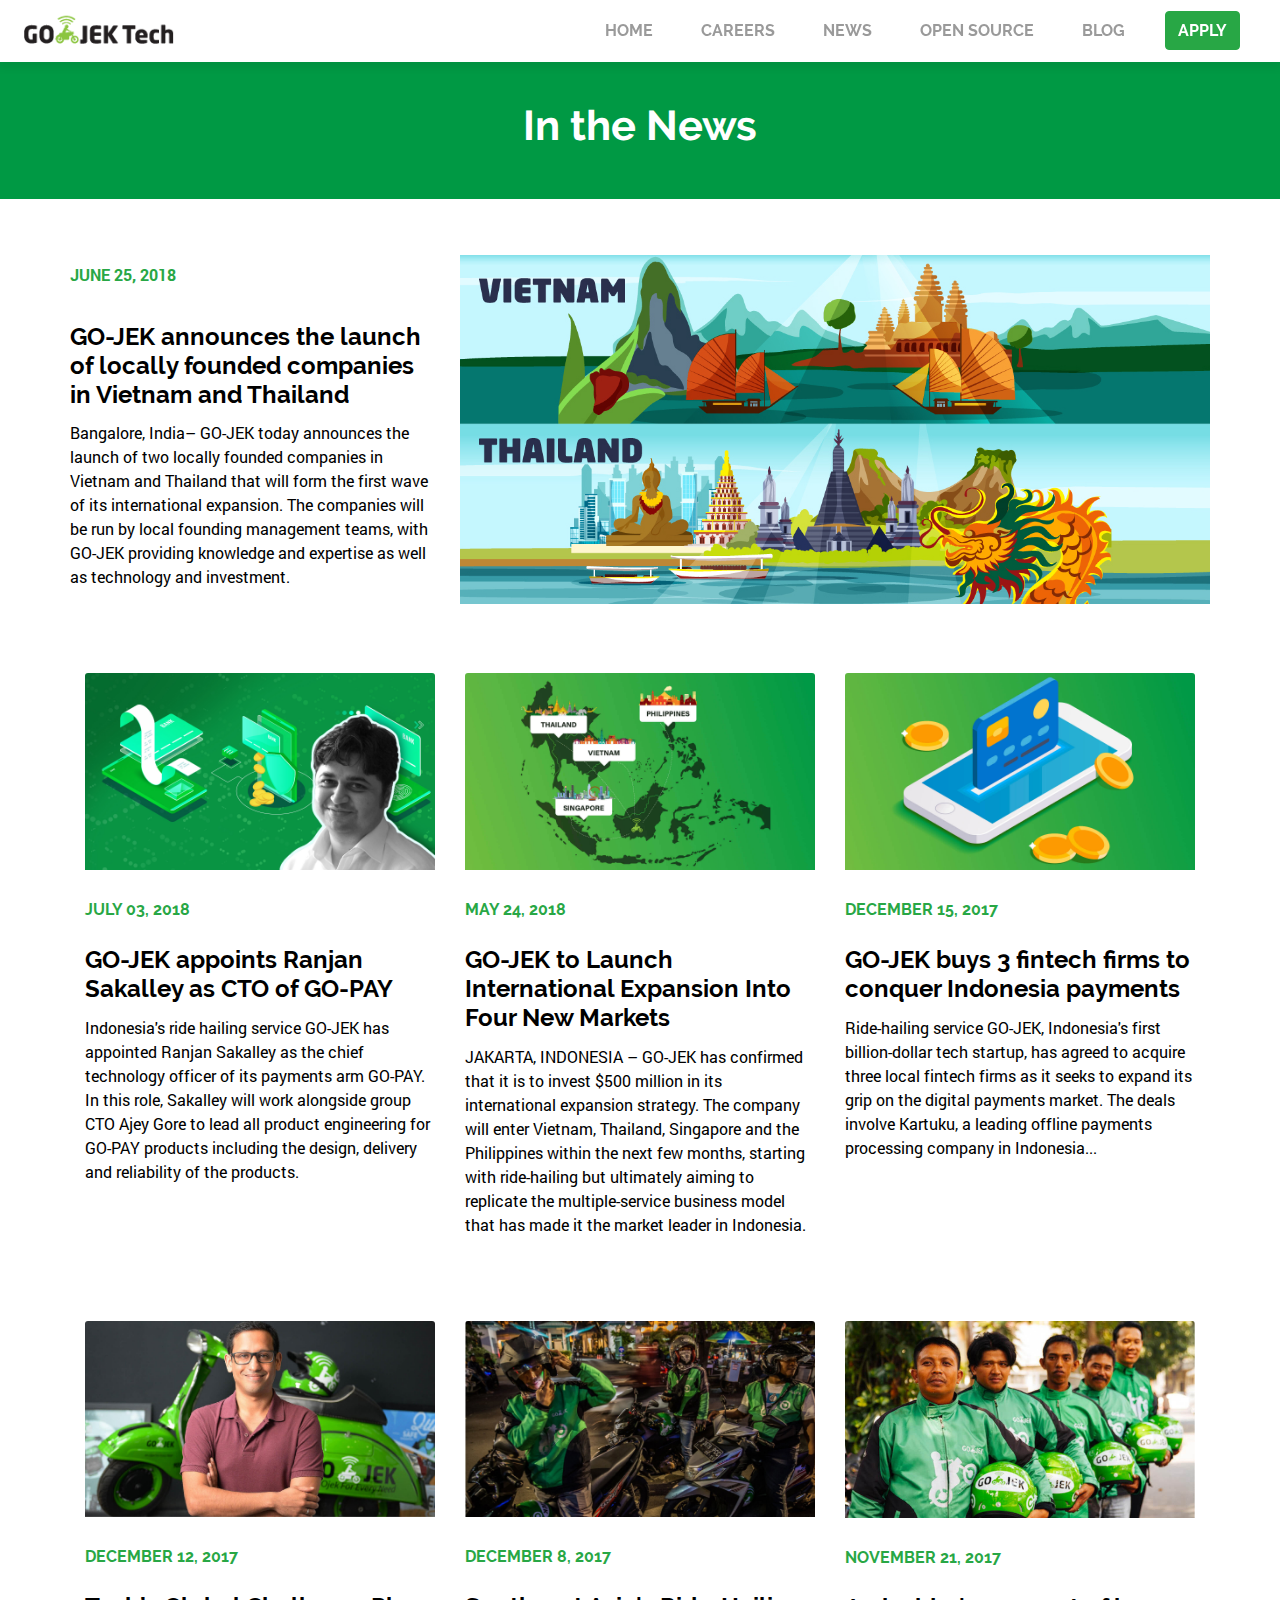
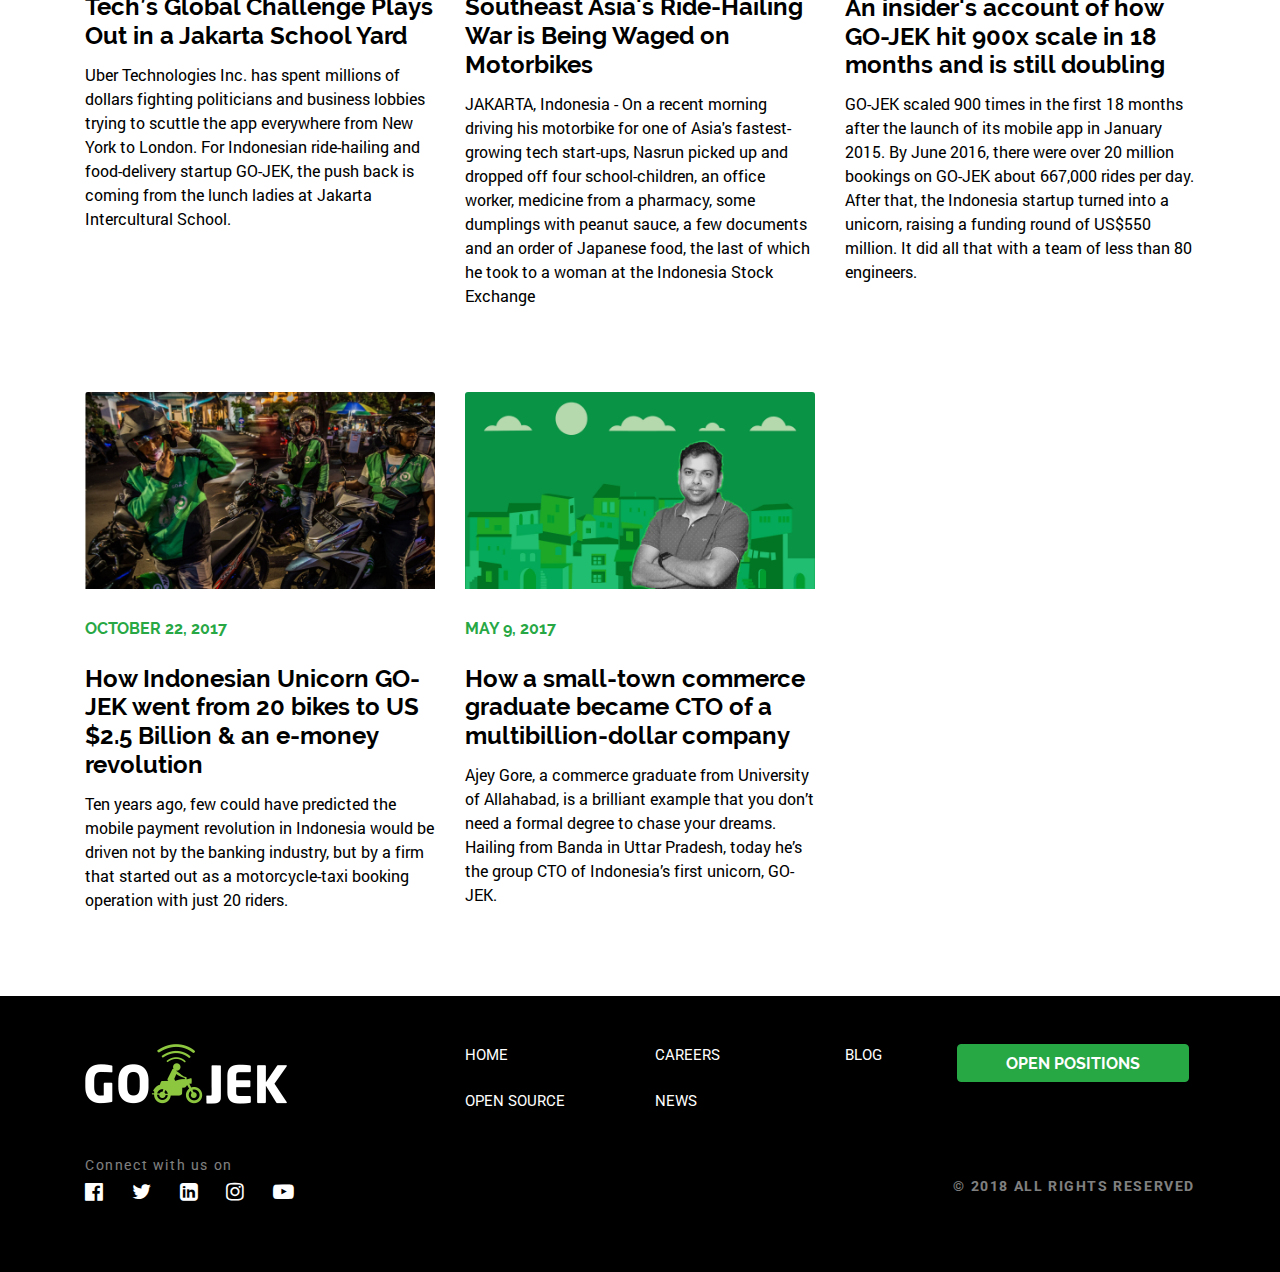
<file: news/index.html>
<!DOCTYPE html><html><head><meta charset="utf-8"/><meta http-equiv="x-ua-compatible" content="ie=edge"/><meta name="viewport" content="width=device-width, initial-scale=1, shrink-to-fit=no"/><link rel="preload" href="/component---src-layouts-index-js-9b0bda815004f43bad57.js" as="script"/><link rel="preload" href="/component---src-pages-news-js-fd67874c65c4990a0727.js" as="script"/><link rel="preload" href="/path---news-a0e39f21c11f6a62c5ab.js" as="script"/><link rel="preload" href="/app-a89fc580f2046cc76a47.js" as="script"/><link rel="preload" href="/commons-867e6d8973b299a40b76.js" as="script"/><title data-react-helmet="true">GO-JEK TECH NEWS</title><meta data-react-helmet="true" content="yes" name="apple-mobile-web-app-capable"/><meta data-react-helmet="true" name="description" content="GO-JEK is a Super App. It’s one app for ordering food, commuting, digital payments, shopping, hyper-local delivery, getting a massage and two dozen services. It is Indonesia’s first and fastest growing unicorn building an on-demand empire."/><meta data-react-helmet="true" name="twitter:card" content="summary"/><meta data-react-helmet="true" name="twitter:site" content="@gojektech"/><meta data-react-helmet="true" name="twitter:title" content="GO-JEK TECH"/><meta data-react-helmet="true" name="twitter:description" content="GO-JEK is a Super App. It’s one app for ordering food, commuting, digital payments, shopping, hyper-local delivery, getting a massage and two dozen services. It is Indonesia’s first and fastest growing unicorn building an on-demand empire."/><meta data-react-helmet="true" name="twitter:image" content="http://www.gojek.io/images/go-jek-tech.png"/><meta data-react-helmet="true" property="og:title" content="GO-JEK TECH"/><meta data-react-helmet="true" property="og:type" content="website"/><meta data-react-helmet="true" property="og:url" content="http://gojek.io"/><meta data-react-helmet="true" property="og:image" content="http://www.gojek.io/images/go-jek-tech.png"/><meta data-react-helmet="true" property="og:description" content="GO-JEK is a Super App. It’s one app for ordering food, commuting, digital payments, shopping, hyper-local delivery, getting a massage and two dozen services. It is Indonesia’s first and fastest growing unicorn building an on-demand empire."/><style id="gatsby-inlined-css">@import url(https://fonts.googleapis.com/css?family=Roboto);@import url(https://cdnjs.cloudflare.com/ajax/libs/font-awesome/4.7.0/css/font-awesome.css);.slick-slider{box-sizing:border-box;-webkit-user-select:none;-moz-user-select:none;-ms-user-select:none;user-select:none;-webkit-touch-callout:none;-khtml-user-select:none;-ms-touch-action:pan-y;touch-action:pan-y;-webkit-tap-highlight-color:transparent}.slick-list,.slick-slider{position:relative;display:block}.slick-list{overflow:hidden;margin:0;padding:0}.slick-list:focus{outline:none}.slick-list.dragging{cursor:pointer;cursor:hand}.slick-slider .slick-list,.slick-slider .slick-track{-webkit-transform:translateZ(0);-moz-transform:translateZ(0);-ms-transform:translateZ(0);-o-transform:translateZ(0);transform:translateZ(0)}.slick-track{position:relative;top:0;left:0;display:block;margin-left:auto;margin-right:auto}.slick-track:after,.slick-track:before{display:table;content:""}.slick-track:after{clear:both}.slick-loading .slick-track{visibility:hidden}.slick-slide{display:none;float:left;height:100%;min-height:1px}[dir=rtl] .slick-slide{float:right}.slick-slide img{display:block}.slick-slide.slick-loading img{display:none}.slick-slide.dragging img{pointer-events:none}.slick-initialized .slick-slide{display:block}.slick-loading .slick-slide{visibility:hidden}.slick-vertical .slick-slide{display:block;height:auto;border:1px solid transparent}.slick-arrow.slick-hidden{display:none}.slick-loading .slick-list{background:#fff url([data-uri]) 50% no-repeat}@font-face{font-family:slick;font-weight:400;font-style:normal;src:url(/static/slick.ced611da.eot);src:url(/static/slick.ced611da.eot?#iefix) format("embedded-opentype"),url(/static/slick.b7c9e1e4.woff) format("woff"),url(/static/slick.d41f55a7.ttf) format("truetype"),url([data-uri]#slick) format("svg")}.slick-next,.slick-prev{font-size:0;line-height:0;position:absolute;top:50%;display:block;width:20px;height:20px;padding:0;-webkit-transform:translateY(-50%);-ms-transform:translateY(-50%);transform:translateY(-50%);cursor:pointer;border:none}.slick-next,.slick-next:focus,.slick-next:hover,.slick-prev,.slick-prev:focus,.slick-prev:hover{color:transparent;outline:none;background:transparent}.slick-next:focus:before,.slick-next:hover:before,.slick-prev:focus:before,.slick-prev:hover:before{opacity:1}.slick-next.slick-disabled:before,.slick-prev.slick-disabled:before{opacity:.25}.slick-next:before,.slick-prev:before{font-family:slick;font-size:20px;line-height:1;opacity:.75;color:#fff;-webkit-font-smoothing:antialiased;-moz-osx-font-smoothing:grayscale}.slick-prev{left:-25px}[dir=rtl] .slick-prev{right:-25px;left:auto}.slick-prev:before{content:"\2190"}[dir=rtl] .slick-prev:before{content:"\2192"}.slick-next{right:-25px}[dir=rtl] .slick-next{right:auto;left:-25px}.slick-next:before{content:"\2192"}[dir=rtl] .slick-next:before{content:"\2190"}.slick-dotted.slick-slider{margin-bottom:30px}.slick-dots{position:absolute;bottom:-25px;display:block;width:100%;padding:0;margin:0;list-style:none;text-align:center}.slick-dots li{position:relative;display:inline-block;margin:0 5px;padding:0}.slick-dots li,.slick-dots li button{width:20px;height:20px;cursor:pointer}.slick-dots li button{font-size:0;line-height:0;display:block;padding:5px;color:transparent;border:0;outline:none;background:transparent}.slick-dots li button:focus,.slick-dots li button:hover{outline:none}.slick-dots li button:focus:before,.slick-dots li button:hover:before{opacity:1}.slick-dots li button:before{font-family:slick;font-size:6px;line-height:20px;position:absolute;top:0;left:0;width:20px;height:20px;content:"\2022";text-align:center;opacity:.25;color:#000;-webkit-font-smoothing:antialiased;-moz-osx-font-smoothing:grayscale}.slick-dots li.slick-active button:before{opacity:.75;color:#000}@font-face{font-family:NeoSansBold;src:url(/static/NeoSansPro-Bold.65482afb.ttf)}@font-face{font-family:NeoSansLight;src:url(/static/NeoSansPro-Light.61be723a.ttf)}@font-face{font-family:NeoSans;src:url(/static/NeoSansPro-Regular.baf7b105.ttf)}@font-face{font-family:NeoSansMedium;src:url(/static/NeoSans-Medium.5a107ec0.otf)}@font-face{font-family:RobotoBold;src:url(/static/Roboto-Bold.afa7a91d.ttf)}@font-face{font-family:RobotoBlack;src:url(/static/Roboto-Black.a77b7fc4.ttf)}@font-face{font-family:RobotoRegular;src:url(/static/Roboto-Regular.54a91b06.ttf)}@font-face{font-family:RobotoThin;src:url(/static/Roboto-Thin.5ecbc99d.ttf)}@font-face{font-family:RobotoLight;src:url(/static/Roboto-Light.e22062b3.ttf)}@font-face{font-family:RaleWayRegular;src:url(/static/Raleway-Regular.580d0778.ttf)}@font-face{font-family:RaleWayMedium;src:url(/static/Raleway-Medium.430a0518.ttf)}@font-face{font-family:RaleWayBold;src:url(/static/Raleway-Bold.575e4317.ttf)}@font-face{font-family:RaleWaySemiBold;src:url(/static/Raleway-SemiBold.17ba6410.ttf)}@font-face{font-family:RaleWayExtraBold;src:url(/static/Raleway-ExtraBold.a38a54df.ttf)}.slick-next{right:0!important}.slick-prev{left:0!important}.lg-controls-dark .slick-next:before,.lg-controls-dark .slick-prev:before{color:#fff}.lg-controls-dark .slick-next,.lg-controls-dark .slick-next:focus,.lg-controls-dark .slick-next:hover,.lg-controls-dark .slick-prev,.lg-controls-dark .slick-prev:focus,.lg-controls-dark .slick-prev:hover{width:30px;height:30px;background-color:#000}.slick-next,.slick-prev{z-index:99}.tech-facts-slider .slick-slide{padding:0 5px}.custom-controls-light .slick-next:before,.custom-controls-light .slick-prev:before{color:#000}.slick-slide{transition:all .3s ease-in-out;padding:0 20px}.slick-active,.slick-current{opacity:1}.go-jek-slider .slick-slide{margin:0}.go-jek-slider .slick-active{opacity:.2}.go-jek-slider .slick-current,.slick-current{opacity:1}.go-jek-slider .slick-slide,.impact-slider .slick-slide{padding:0}.impact-slider .slick-active{opacity:.1;pointer-events:none}.impact-slider .slick-current{opacity:1;pointer-events:visible;cursor:pointer}.slick-next:before,.slick-prev:before{font-family:FontAwesome!important}.slick-next:before{content:"\F054"!important}.slick-prev:before{content:"\F053"!important}@media (min-width:320px) and (max-width:480px){.custom-controls-dark .slick-next:before,.custom-controls-dark .slick-prev:before{color:#fff;opacity:1}.custom-controls-dark .slick-next,.custom-controls-dark .slick-next:focus,.custom-controls-dark .slick-next:hover,.custom-controls-dark .slick-prev,.custom-controls-dark .slick-prev:focus,.custom-controls-dark .slick-prev:hover{width:30px;height:30px;background-color:#000}.custom-controls-light .slick-next,.custom-controls-light .slick-next:focus,.custom-controls-light .slick-next:hover,.custom-controls-light .slick-prev,.custom-controls-light .slick-prev:focus,.custom-controls-light .slick-prev:hover{width:30px;height:30px;background-color:#fff}}.slick-dots li.slick-active button:before{opacity:1;color:green!important}.slick-dots li button:before{font-size:10px!important}

/*!
 * Bootstrap v4.1.1 (https://getbootstrap.com/)
 * Copyright 2011-2018 The Bootstrap Authors
 * Copyright 2011-2018 Twitter, Inc.
 * Licensed under MIT (https://github.com/twbs/bootstrap/blob/master/LICENSE)
 */:root{--blue:#007bff;--indigo:#6610f2;--purple:#6f42c1;--pink:#e83e8c;--red:#dc3545;--orange:#fd7e14;--yellow:#ffc107;--green:#28a745;--teal:#20c997;--cyan:#17a2b8;--white:#fff;--gray:#6c757d;--gray-dark:#343a40;--primary:#007bff;--secondary:#6c757d;--success:#28a745;--info:#17a2b8;--warning:#ffc107;--danger:#dc3545;--light:#f8f9fa;--dark:#343a40;--breakpoint-xs:0;--breakpoint-sm:576px;--breakpoint-md:768px;--breakpoint-lg:992px;--breakpoint-xl:1200px;--font-family-sans-serif:-apple-system,BlinkMacSystemFont,"Segoe UI",Roboto,"Helvetica Neue",Arial,sans-serif,"Apple Color Emoji","Segoe UI Emoji","Segoe UI Symbol";--font-family-monospace:SFMono-Regular,Menlo,Monaco,Consolas,"Liberation Mono","Courier New",monospace}*,:after,:before{box-sizing:border-box}html{font-family:sans-serif;line-height:1.15;-webkit-text-size-adjust:100%;-ms-text-size-adjust:100%;-ms-overflow-style:scrollbar;-webkit-tap-highlight-color:rgba(0,0,0,0)}@-ms-viewport{width:device-width}article,aside,figcaption,figure,footer,header,hgroup,main,nav,section{display:block}body{margin:0;font-family:-apple-system,BlinkMacSystemFont,Segoe UI,Roboto,Helvetica Neue,Arial,sans-serif;font-size:1rem;font-weight:400;line-height:1.5;color:#212529;text-align:left;background-color:#fff}[tabindex="-1"]:focus{outline:0!important}hr{box-sizing:content-box;height:0;overflow:visible}h1,h2,h3,h4,h5,h6{margin-top:0;margin-bottom:.5rem}p{margin-top:0;margin-bottom:1rem}abbr[data-original-title],abbr[title]{text-decoration:underline;text-decoration:underline dotted;cursor:help;border-bottom:0}address{font-style:normal;line-height:inherit}address,dl,ol,ul{margin-bottom:1rem}dl,ol,ul{margin-top:0}ol ol,ol ul,ul ol,ul ul{margin-bottom:0}dt{font-weight:700}dd{margin-bottom:.5rem;margin-left:0}blockquote{margin:0 0 1rem}dfn{font-style:italic}b,strong{font-weight:bolder}small{font-size:80%}sub,sup{position:relative;font-size:75%;line-height:0;vertical-align:baseline}sub{bottom:-.25em}sup{top:-.5em}a{color:#007bff;text-decoration:none;background-color:transparent;-webkit-text-decoration-skip:objects}a:hover{color:#0056b3;text-decoration:none}a:not([href]):not([tabindex]),a:not([href]):not([tabindex]):focus,a:not([href]):not([tabindex]):hover{color:inherit;text-decoration:none}a:not([href]):not([tabindex]):focus{outline:0}code,kbd,pre,samp{font-family:SFMono-Regular,Menlo,Monaco,Consolas,Liberation Mono,Courier New,monospace;font-size:1em}pre{margin-top:0;margin-bottom:1rem;overflow:auto;-ms-overflow-style:scrollbar}figure{margin:0 0 1rem}img{vertical-align:middle;border-style:none}svg:not(:root){overflow:hidden}table{border-collapse:collapse}caption{padding-top:.75rem;padding-bottom:.75rem;color:#6c757d;text-align:left;caption-side:bottom}th{text-align:inherit}label{display:inline-block;margin-bottom:.5rem}button{border-radius:0}button:focus{outline:1px dotted;outline:5px auto -webkit-focus-ring-color}button,input,optgroup,select,textarea{margin:0;font-family:inherit;font-size:inherit;line-height:inherit}button,input{overflow:visible}button,select{text-transform:none}[type=reset],[type=submit],button,html [type=button]{-webkit-appearance:button}[type=button]::-moz-focus-inner,[type=reset]::-moz-focus-inner,[type=submit]::-moz-focus-inner,button::-moz-focus-inner{padding:0;border-style:none}input[type=checkbox],input[type=radio]{box-sizing:border-box;padding:0}input[type=date],input[type=datetime-local],input[type=month],input[type=time]{-webkit-appearance:listbox}textarea{overflow:auto;resize:vertical}fieldset{min-width:0;padding:0;margin:0;border:0}legend{display:block;width:100%;max-width:100%;padding:0;margin-bottom:.5rem;font-size:1.5rem;line-height:inherit;color:inherit;white-space:normal}progress{vertical-align:baseline}[type=number]::-webkit-inner-spin-button,[type=number]::-webkit-outer-spin-button{height:auto}[type=search]{outline-offset:-2px;-webkit-appearance:none}[type=search]::-webkit-search-cancel-button,[type=search]::-webkit-search-decoration{-webkit-appearance:none}::-webkit-file-upload-button{font:inherit;-webkit-appearance:button}output{display:inline-block}summary{display:list-item;cursor:pointer}template{display:none}[hidden]{display:none!important}.h1,.h2,.h3,.h4,.h5,.h6,h1,h2,h3,h4,h5,h6{margin-bottom:.5rem;font-family:inherit;font-weight:500;line-height:1.2;color:inherit}.h1,h1{font-size:2.5rem}.h2,h2{font-size:2rem}.h3,h3{font-size:1.75rem}.h4,h4{font-size:1.5rem}.h5,h5{font-size:1.25rem}.h6,h6{font-size:1rem}.lead{font-size:1.25rem;font-weight:300}.display-1{font-size:6rem}.display-1,.display-2{font-weight:300;line-height:1.2}.display-2{font-size:5.5rem}.display-3{font-size:4.5rem}.display-3,.display-4{font-weight:300;line-height:1.2}.display-4{font-size:3.5rem}hr{margin-top:1rem;margin-bottom:1rem;border:0;border-top:1px solid rgba(0,0,0,.1)}.small,small{font-size:80%;font-weight:400}.mark,mark{padding:.2em;background-color:#fcf8e3}.list-inline,.list-unstyled{padding-left:0;list-style:none}.list-inline-item{display:inline-block}.list-inline-item:not(:last-child){margin-right:.5rem}.initialism{font-size:90%;text-transform:uppercase}.blockquote{margin-bottom:1rem;font-size:1.25rem}.blockquote-footer{display:block;font-size:80%;color:#6c757d}.blockquote-footer:before{content:"\2014   \A0"}.img-fluid,.img-thumbnail{max-width:100%;height:auto}.img-thumbnail{padding:.25rem;background-color:#fff;border:1px solid #a5a5a5;border-radius:.25rem}.figure{display:inline-block}.figure-img{margin-bottom:.5rem;line-height:1}.figure-caption{font-size:90%;color:#6c757d}code{font-size:87.5%;color:#e83e8c;word-break:break-word}a>code{color:inherit}kbd{padding:.2rem .4rem;font-size:87.5%;color:#fff;background-color:#212529;border-radius:.2rem}kbd kbd{padding:0;font-size:100%;font-weight:700}pre{display:block;font-size:87.5%;color:#212529}pre code{font-size:inherit;color:inherit;word-break:normal}.pre-scrollable{max-height:340px;overflow-y:scroll}.container{width:100%;padding-right:15px;padding-left:15px;margin-right:auto;margin-left:auto}@media (min-width:576px){.container{max-width:540px}}@media (min-width:768px){.container{max-width:720px}}@media (min-width:992px){.container{max-width:960px}}@media (min-width:1200px){.container{max-width:1140px}}.container-fluid{width:100%;padding-right:15px;padding-left:15px;margin-right:auto;margin-left:auto}.row{display:flex;flex-wrap:wrap;margin-right:-15px;margin-left:-15px}.no-gutters{margin-right:0;margin-left:0}.no-gutters>.col,.no-gutters>[class*=col-]{padding-right:0;padding-left:0}.col,.col-1,.col-2,.col-3,.col-4,.col-5,.col-6,.col-7,.col-8,.col-9,.col-10,.col-11,.col-12,.col-auto,.col-lg,.col-lg-1,.col-lg-2,.col-lg-3,.col-lg-4,.col-lg-5,.col-lg-6,.col-lg-7,.col-lg-8,.col-lg-9,.col-lg-10,.col-lg-11,.col-lg-12,.col-lg-auto,.col-md,.col-md-1,.col-md-2,.col-md-3,.col-md-4,.col-md-5,.col-md-6,.col-md-7,.col-md-8,.col-md-9,.col-md-10,.col-md-11,.col-md-12,.col-md-auto,.col-sm,.col-sm-1,.col-sm-2,.col-sm-3,.col-sm-4,.col-sm-5,.col-sm-6,.col-sm-7,.col-sm-8,.col-sm-9,.col-sm-10,.col-sm-11,.col-sm-12,.col-sm-auto,.col-xl,.col-xl-1,.col-xl-2,.col-xl-3,.col-xl-4,.col-xl-5,.col-xl-6,.col-xl-7,.col-xl-8,.col-xl-9,.col-xl-10,.col-xl-11,.col-xl-12,.col-xl-auto{position:relative;width:100%;min-height:1px;padding-right:15px;padding-left:15px}.col{flex-basis:0;flex-grow:1;max-width:100%}.col-auto{flex:0 0 auto;width:auto;max-width:none}.col-1{flex:0 0 8.33333%;max-width:8.33333%}.col-2{flex:0 0 16.66667%;max-width:16.66667%}.col-3{flex:0 0 25%;max-width:25%}.col-4{flex:0 0 33.33333%;max-width:33.33333%}.col-5{flex:0 0 41.66667%;max-width:41.66667%}.col-6{flex:0 0 50%;max-width:50%}.col-7{flex:0 0 58.33333%;max-width:58.33333%}.col-8{flex:0 0 66.66667%;max-width:66.66667%}.col-9{flex:0 0 75%;max-width:75%}.col-10{flex:0 0 83.33333%;max-width:83.33333%}.col-11{flex:0 0 91.66667%;max-width:91.66667%}.col-12{flex:0 0 100%;max-width:100%}.order-first{order:-1}.order-last{order:13}.order-0{order:0}.order-1{order:1}.order-2{order:2}.order-3{order:3}.order-4{order:4}.order-5{order:5}.order-6{order:6}.order-7{order:7}.order-8{order:8}.order-9{order:9}.order-10{order:10}.order-11{order:11}.order-12{order:12}.offset-1{margin-left:8.33333%}.offset-2{margin-left:16.66667%}.offset-3{margin-left:25%}.offset-4{margin-left:33.33333%}.offset-5{margin-left:41.66667%}.offset-6{margin-left:50%}.offset-7{margin-left:58.33333%}.offset-8{margin-left:66.66667%}.offset-9{margin-left:75%}.offset-10{margin-left:83.33333%}.offset-11{margin-left:91.66667%}@media (min-width:576px){.col-sm{flex-basis:0;flex-grow:1;max-width:100%}.col-sm-auto{flex:0 0 auto;width:auto;max-width:none}.col-sm-1{flex:0 0 8.33333%;max-width:8.33333%}.col-sm-2{flex:0 0 16.66667%;max-width:16.66667%}.col-sm-3{flex:0 0 25%;max-width:25%}.col-sm-4{flex:0 0 33.33333%;max-width:33.33333%}.col-sm-5{flex:0 0 41.66667%;max-width:41.66667%}.col-sm-6{flex:0 0 50%;max-width:50%}.col-sm-7{flex:0 0 58.33333%;max-width:58.33333%}.col-sm-8{flex:0 0 66.66667%;max-width:66.66667%}.col-sm-9{flex:0 0 75%;max-width:75%}.col-sm-10{flex:0 0 83.33333%;max-width:83.33333%}.col-sm-11{flex:0 0 91.66667%;max-width:91.66667%}.col-sm-12{flex:0 0 100%;max-width:100%}.order-sm-first{order:-1}.order-sm-last{order:13}.order-sm-0{order:0}.order-sm-1{order:1}.order-sm-2{order:2}.order-sm-3{order:3}.order-sm-4{order:4}.order-sm-5{order:5}.order-sm-6{order:6}.order-sm-7{order:7}.order-sm-8{order:8}.order-sm-9{order:9}.order-sm-10{order:10}.order-sm-11{order:11}.order-sm-12{order:12}.offset-sm-0{margin-left:0}.offset-sm-1{margin-left:8.33333%}.offset-sm-2{margin-left:16.66667%}.offset-sm-3{margin-left:25%}.offset-sm-4{margin-left:33.33333%}.offset-sm-5{margin-left:41.66667%}.offset-sm-6{margin-left:50%}.offset-sm-7{margin-left:58.33333%}.offset-sm-8{margin-left:66.66667%}.offset-sm-9{margin-left:75%}.offset-sm-10{margin-left:83.33333%}.offset-sm-11{margin-left:91.66667%}}@media (min-width:768px){.col-md{flex-basis:0;flex-grow:1;max-width:100%}.col-md-auto{flex:0 0 auto;width:auto;max-width:none}.col-md-1{flex:0 0 8.33333%;max-width:8.33333%}.col-md-2{flex:0 0 16.66667%;max-width:16.66667%}.col-md-3{flex:0 0 25%;max-width:25%}.col-md-4{flex:0 0 33.33333%;max-width:33.33333%}.col-md-5{flex:0 0 41.66667%;max-width:41.66667%}.col-md-6{flex:0 0 50%;max-width:50%}.col-md-7{flex:0 0 58.33333%;max-width:58.33333%}.col-md-8{flex:0 0 66.66667%;max-width:66.66667%}.col-md-9{flex:0 0 75%;max-width:75%}.col-md-10{flex:0 0 83.33333%;max-width:83.33333%}.col-md-11{flex:0 0 91.66667%;max-width:91.66667%}.col-md-12{flex:0 0 100%;max-width:100%}.order-md-first{order:-1}.order-md-last{order:13}.order-md-0{order:0}.order-md-1{order:1}.order-md-2{order:2}.order-md-3{order:3}.order-md-4{order:4}.order-md-5{order:5}.order-md-6{order:6}.order-md-7{order:7}.order-md-8{order:8}.order-md-9{order:9}.order-md-10{order:10}.order-md-11{order:11}.order-md-12{order:12}.offset-md-0{margin-left:0}.offset-md-1{margin-left:8.33333%}.offset-md-2{margin-left:16.66667%}.offset-md-3{margin-left:25%}.offset-md-4{margin-left:33.33333%}.offset-md-5{margin-left:41.66667%}.offset-md-6{margin-left:50%}.offset-md-7{margin-left:58.33333%}.offset-md-8{margin-left:66.66667%}.offset-md-9{margin-left:75%}.offset-md-10{margin-left:83.33333%}.offset-md-11{margin-left:91.66667%}}@media (min-width:992px){.col-lg{flex-basis:0;flex-grow:1;max-width:100%}.col-lg-auto{flex:0 0 auto;width:auto;max-width:none}.col-lg-1{flex:0 0 8.33333%;max-width:8.33333%}.col-lg-2{flex:0 0 16.66667%;max-width:16.66667%}.col-lg-3{flex:0 0 25%;max-width:25%}.col-lg-4{flex:0 0 33.33333%;max-width:33.33333%}.col-lg-5{flex:0 0 41.66667%;max-width:41.66667%}.col-lg-6{flex:0 0 50%;max-width:50%}.col-lg-7{flex:0 0 58.33333%;max-width:58.33333%}.col-lg-8{flex:0 0 66.66667%;max-width:66.66667%}.col-lg-9{flex:0 0 75%;max-width:75%}.col-lg-10{flex:0 0 83.33333%;max-width:83.33333%}.col-lg-11{flex:0 0 91.66667%;max-width:91.66667%}.col-lg-12{flex:0 0 100%;max-width:100%}.order-lg-first{order:-1}.order-lg-last{order:13}.order-lg-0{order:0}.order-lg-1{order:1}.order-lg-2{order:2}.order-lg-3{order:3}.order-lg-4{order:4}.order-lg-5{order:5}.order-lg-6{order:6}.order-lg-7{order:7}.order-lg-8{order:8}.order-lg-9{order:9}.order-lg-10{order:10}.order-lg-11{order:11}.order-lg-12{order:12}.offset-lg-0{margin-left:0}.offset-lg-1{margin-left:8.33333%}.offset-lg-2{margin-left:16.66667%}.offset-lg-3{margin-left:25%}.offset-lg-4{margin-left:33.33333%}.offset-lg-5{margin-left:41.66667%}.offset-lg-6{margin-left:50%}.offset-lg-7{margin-left:58.33333%}.offset-lg-8{margin-left:66.66667%}.offset-lg-9{margin-left:75%}.offset-lg-10{margin-left:83.33333%}.offset-lg-11{margin-left:91.66667%}}@media (min-width:1200px){.col-xl{flex-basis:0;flex-grow:1;max-width:100%}.col-xl-auto{flex:0 0 auto;width:auto;max-width:none}.col-xl-1{flex:0 0 8.33333%;max-width:8.33333%}.col-xl-2{flex:0 0 16.66667%;max-width:16.66667%}.col-xl-3{flex:0 0 25%;max-width:25%}.col-xl-4{flex:0 0 33.33333%;max-width:33.33333%}.col-xl-5{flex:0 0 41.66667%;max-width:41.66667%}.col-xl-6{flex:0 0 50%;max-width:50%}.col-xl-7{flex:0 0 58.33333%;max-width:58.33333%}.col-xl-8{flex:0 0 66.66667%;max-width:66.66667%}.col-xl-9{flex:0 0 75%;max-width:75%}.col-xl-10{flex:0 0 83.33333%;max-width:83.33333%}.col-xl-11{flex:0 0 91.66667%;max-width:91.66667%}.col-xl-12{flex:0 0 100%;max-width:100%}.order-xl-first{order:-1}.order-xl-last{order:13}.order-xl-0{order:0}.order-xl-1{order:1}.order-xl-2{order:2}.order-xl-3{order:3}.order-xl-4{order:4}.order-xl-5{order:5}.order-xl-6{order:6}.order-xl-7{order:7}.order-xl-8{order:8}.order-xl-9{order:9}.order-xl-10{order:10}.order-xl-11{order:11}.order-xl-12{order:12}.offset-xl-0{margin-left:0}.offset-xl-1{margin-left:8.33333%}.offset-xl-2{margin-left:16.66667%}.offset-xl-3{margin-left:25%}.offset-xl-4{margin-left:33.33333%}.offset-xl-5{margin-left:41.66667%}.offset-xl-6{margin-left:50%}.offset-xl-7{margin-left:58.33333%}.offset-xl-8{margin-left:66.66667%}.offset-xl-9{margin-left:75%}.offset-xl-10{margin-left:83.33333%}.offset-xl-11{margin-left:91.66667%}}.table{width:100%;max-width:100%;margin-bottom:1rem;background-color:transparent}.table td,.table th{padding:.75rem;vertical-align:top;border-top:1px solid #a5a5a5}.table thead th{vertical-align:bottom;border-bottom:2px solid #a5a5a5}.table tbody+tbody{border-top:2px solid #a5a5a5}.table .table{background-color:#fff}.table-sm td,.table-sm th{padding:.3rem}.table-bordered,.table-bordered td,.table-bordered th{border:1px solid #a5a5a5}.table-bordered thead td,.table-bordered thead th{border-bottom-width:2px}.table-borderless tbody+tbody,.table-borderless td,.table-borderless th,.table-borderless thead th{border:0}.table-striped tbody tr:nth-of-type(odd){background-color:rgba(0,0,0,.05)}.table-hover tbody tr:hover{background-color:rgba(0,0,0,.075)}.table-primary,.table-primary>td,.table-primary>th{background-color:#b8daff}.table-hover .table-primary:hover,.table-hover .table-primary:hover>td,.table-hover .table-primary:hover>th{background-color:#9fcdff}.table-secondary,.table-secondary>td,.table-secondary>th{background-color:#d6d8db}.table-hover .table-secondary:hover,.table-hover .table-secondary:hover>td,.table-hover .table-secondary:hover>th{background-color:#c8cbcf}.table-success,.table-success>td,.table-success>th{background-color:#c3e6cb}.table-hover .table-success:hover,.table-hover .table-success:hover>td,.table-hover .table-success:hover>th{background-color:#b1dfbb}.table-info,.table-info>td,.table-info>th{background-color:#bee5eb}.table-hover .table-info:hover,.table-hover .table-info:hover>td,.table-hover .table-info:hover>th{background-color:#abdde5}.table-warning,.table-warning>td,.table-warning>th{background-color:#ffeeba}.table-hover .table-warning:hover,.table-hover .table-warning:hover>td,.table-hover .table-warning:hover>th{background-color:#ffe8a1}.table-danger,.table-danger>td,.table-danger>th{background-color:#f5c6cb}.table-hover .table-danger:hover,.table-hover .table-danger:hover>td,.table-hover .table-danger:hover>th{background-color:#f1b0b7}.table-light,.table-light>td,.table-light>th{background-color:#fdfdfe}.table-hover .table-light:hover,.table-hover .table-light:hover>td,.table-hover .table-light:hover>th{background-color:#ececf6}.table-dark,.table-dark>td,.table-dark>th{background-color:#c6c8ca}.table-hover .table-dark:hover,.table-hover .table-dark:hover>td,.table-hover .table-dark:hover>th{background-color:#b9bbbe}.table-active,.table-active>td,.table-active>th,.table-hover .table-active:hover,.table-hover .table-active:hover>td,.table-hover .table-active:hover>th{background-color:rgba(0,0,0,.075)}.table .thead-dark th{color:#fff;background-color:#212529;border-color:#32383e}.table .thead-light th{color:#495057;background-color:#9a9a9a;border-color:#a5a5a5}.table-dark{color:#fff;background-color:#212529}.table-dark td,.table-dark th,.table-dark thead th{border-color:#32383e}.table-dark.table-bordered{border:0}.table-dark.table-striped tbody tr:nth-of-type(odd){background-color:hsla(0,0%,100%,.05)}.table-dark.table-hover tbody tr:hover{background-color:hsla(0,0%,100%,.075)}@media (max-width:575.98px){.table-responsive-sm{display:block;width:100%;overflow-x:auto;-webkit-overflow-scrolling:touch;-ms-overflow-style:-ms-autohiding-scrollbar}.table-responsive-sm>.table-bordered{border:0}}@media (max-width:767.98px){.table-responsive-md{display:block;width:100%;overflow-x:auto;-webkit-overflow-scrolling:touch;-ms-overflow-style:-ms-autohiding-scrollbar}.table-responsive-md>.table-bordered{border:0}}@media (max-width:991.98px){.table-responsive-lg{display:block;width:100%;overflow-x:auto;-webkit-overflow-scrolling:touch;-ms-overflow-style:-ms-autohiding-scrollbar}.table-responsive-lg>.table-bordered{border:0}}@media (max-width:1199.98px){.table-responsive-xl{display:block;width:100%;overflow-x:auto;-webkit-overflow-scrolling:touch;-ms-overflow-style:-ms-autohiding-scrollbar}.table-responsive-xl>.table-bordered{border:0}}.table-responsive{display:block;width:100%;overflow-x:auto;-webkit-overflow-scrolling:touch;-ms-overflow-style:-ms-autohiding-scrollbar}.table-responsive>.table-bordered{border:0}.form-control{display:block;width:100%;padding:.375rem .75rem;font-size:1rem;line-height:1.5;color:#495057;background-color:#fff;background-clip:padding-box;border:1px solid #686868;border-radius:.25rem;transition:border-color .15s ease-in-out,box-shadow .15s ease-in-out}@media screen and (prefers-reduced-motion:reduce){.form-control{transition:none}}.form-control::-ms-expand{background-color:transparent;border:0}.form-control:focus{color:#495057;background-color:#fff;border-color:#80bdff;outline:0;box-shadow:0 0 0 .2rem rgba(0,123,255,.25)}.form-control::placeholder{color:#6c757d;opacity:1}.form-control:disabled,.form-control[readonly]{background-color:#9a9a9a;opacity:1}select.form-control:not([size]):not([multiple]){height:calc(2.25rem + 2px)}select.form-control:focus::-ms-value{color:#495057;background-color:#fff}.form-control-file,.form-control-range{display:block;width:100%}.col-form-label{padding-top:calc(.375rem + 1px);padding-bottom:calc(.375rem + 1px);margin-bottom:0;font-size:inherit;line-height:1.5}.col-form-label-lg{padding-top:calc(.5rem + 1px);padding-bottom:calc(.5rem + 1px);font-size:1.25rem;line-height:1.5}.col-form-label-sm{padding-top:calc(.25rem + 1px);padding-bottom:calc(.25rem + 1px);font-size:.875rem;line-height:1.5}.form-control-plaintext{display:block;width:100%;padding-top:.375rem;padding-bottom:.375rem;margin-bottom:0;line-height:1.5;color:#212529;background-color:transparent;border:solid transparent;border-width:1px 0}.form-control-plaintext.form-control-lg,.form-control-plaintext.form-control-sm,.input-group-lg>.form-control-plaintext.form-control,.input-group-lg>.input-group-append>.form-control-plaintext.btn,.input-group-lg>.input-group-append>.form-control-plaintext.input-group-text,.input-group-lg>.input-group-prepend>.form-control-plaintext.btn,.input-group-lg>.input-group-prepend>.form-control-plaintext.input-group-text,.input-group-sm>.form-control-plaintext.form-control,.input-group-sm>.input-group-append>.form-control-plaintext.btn,.input-group-sm>.input-group-append>.form-control-plaintext.input-group-text,.input-group-sm>.input-group-prepend>.form-control-plaintext.btn,.input-group-sm>.input-group-prepend>.form-control-plaintext.input-group-text{padding-right:0;padding-left:0}.form-control-sm,.input-group-sm>.form-control,.input-group-sm>.input-group-append>.btn,.input-group-sm>.input-group-append>.input-group-text,.input-group-sm>.input-group-prepend>.btn,.input-group-sm>.input-group-prepend>.input-group-text{padding:.25rem .5rem;font-size:.875rem;line-height:1.5;border-radius:.2rem}.input-group-sm>.input-group-append>select.btn:not([size]):not([multiple]),.input-group-sm>.input-group-append>select.input-group-text:not([size]):not([multiple]),.input-group-sm>.input-group-prepend>select.btn:not([size]):not([multiple]),.input-group-sm>.input-group-prepend>select.input-group-text:not([size]):not([multiple]),.input-group-sm>select.form-control:not([size]):not([multiple]),select.form-control-sm:not([size]):not([multiple]){height:calc(1.8125rem + 2px)}.form-control-lg,.input-group-lg>.form-control,.input-group-lg>.input-group-append>.btn,.input-group-lg>.input-group-append>.input-group-text,.input-group-lg>.input-group-prepend>.btn,.input-group-lg>.input-group-prepend>.input-group-text{padding:.5rem 1rem;font-size:1.25rem;line-height:1.5;border-radius:.3rem}.input-group-lg>.input-group-append>select.btn:not([size]):not([multiple]),.input-group-lg>.input-group-append>select.input-group-text:not([size]):not([multiple]),.input-group-lg>.input-group-prepend>select.btn:not([size]):not([multiple]),.input-group-lg>.input-group-prepend>select.input-group-text:not([size]):not([multiple]),.input-group-lg>select.form-control:not([size]):not([multiple]),select.form-control-lg:not([size]):not([multiple]){height:calc(2.875rem + 2px)}.form-group{margin-bottom:1rem}.form-text{display:block;margin-top:.25rem}.form-row{display:flex;flex-wrap:wrap;margin-right:-5px;margin-left:-5px}.form-row>.col,.form-row>[class*=col-]{padding-right:5px;padding-left:5px}.form-check{position:relative;display:block;padding-left:1.25rem}.form-check-input{position:absolute;margin-top:.3rem;margin-left:-1.25rem}.form-check-input:disabled~.form-check-label{color:#6c757d}.form-check-label{margin-bottom:0}.form-check-inline{display:inline-flex;align-items:center;padding-left:0;margin-right:.75rem}.form-check-inline .form-check-input{position:static;margin-top:0;margin-right:.3125rem;margin-left:0}.valid-feedback{display:none;width:100%;margin-top:.25rem;font-size:80%;color:#28a745}.valid-tooltip{position:absolute;top:100%;z-index:5;display:none;max-width:100%;padding:.5rem;margin-top:.1rem;font-size:.875rem;line-height:1;color:#fff;background-color:rgba(40,167,69,.8);border-radius:.2rem}.custom-select.is-valid,.form-control.is-valid,.was-validated .custom-select:valid,.was-validated .form-control:valid{border-color:#28a745}.custom-select.is-valid:focus,.form-control.is-valid:focus,.was-validated .custom-select:valid:focus,.was-validated .form-control:valid:focus{border-color:#28a745;box-shadow:0 0 0 .2rem rgba(40,167,69,.25)}.custom-select.is-valid~.valid-feedback,.custom-select.is-valid~.valid-tooltip,.form-control-file.is-valid~.valid-feedback,.form-control-file.is-valid~.valid-tooltip,.form-control.is-valid~.valid-feedback,.form-control.is-valid~.valid-tooltip,.was-validated .custom-select:valid~.valid-feedback,.was-validated .custom-select:valid~.valid-tooltip,.was-validated .form-control-file:valid~.valid-feedback,.was-validated .form-control-file:valid~.valid-tooltip,.was-validated .form-control:valid~.valid-feedback,.was-validated .form-control:valid~.valid-tooltip{display:block}.form-check-input.is-valid~.form-check-label,.was-validated .form-check-input:valid~.form-check-label{color:#28a745}.form-check-input.is-valid~.valid-feedback,.form-check-input.is-valid~.valid-tooltip,.was-validated .form-check-input:valid~.valid-feedback,.was-validated .form-check-input:valid~.valid-tooltip{display:block}.custom-control-input.is-valid~.custom-control-label,.was-validated .custom-control-input:valid~.custom-control-label{color:#28a745}.custom-control-input.is-valid~.custom-control-label:before,.was-validated .custom-control-input:valid~.custom-control-label:before{background-color:#71dd8a}.custom-control-input.is-valid~.valid-feedback,.custom-control-input.is-valid~.valid-tooltip,.was-validated .custom-control-input:valid~.valid-feedback,.was-validated .custom-control-input:valid~.valid-tooltip{display:block}.custom-control-input.is-valid:checked~.custom-control-label:before,.was-validated .custom-control-input:valid:checked~.custom-control-label:before{background-color:#34ce57}.custom-control-input.is-valid:focus~.custom-control-label:before,.was-validated .custom-control-input:valid:focus~.custom-control-label:before{box-shadow:0 0 0 1px #fff,0 0 0 .2rem rgba(40,167,69,.25)}.custom-file-input.is-valid~.custom-file-label,.was-validated .custom-file-input:valid~.custom-file-label{border-color:#28a745}.custom-file-input.is-valid~.custom-file-label:before,.was-validated .custom-file-input:valid~.custom-file-label:before{border-color:inherit}.custom-file-input.is-valid~.valid-feedback,.custom-file-input.is-valid~.valid-tooltip,.was-validated .custom-file-input:valid~.valid-feedback,.was-validated .custom-file-input:valid~.valid-tooltip{display:block}.custom-file-input.is-valid:focus~.custom-file-label,.was-validated .custom-file-input:valid:focus~.custom-file-label{box-shadow:0 0 0 .2rem rgba(40,167,69,.25)}.invalid-feedback{display:none;width:100%;margin-top:.25rem;font-size:80%;color:#dc3545}.invalid-tooltip{position:absolute;top:100%;z-index:5;display:none;max-width:100%;padding:.5rem;margin-top:.1rem;font-size:.875rem;line-height:1;color:#fff;background-color:rgba(220,53,69,.8);border-radius:.2rem}.custom-select.is-invalid,.form-control.is-invalid,.was-validated .custom-select:invalid,.was-validated .form-control:invalid{border-color:#dc3545}.custom-select.is-invalid:focus,.form-control.is-invalid:focus,.was-validated .custom-select:invalid:focus,.was-validated .form-control:invalid:focus{border-color:#dc3545;box-shadow:0 0 0 .2rem rgba(220,53,69,.25)}.custom-select.is-invalid~.invalid-feedback,.custom-select.is-invalid~.invalid-tooltip,.form-control-file.is-invalid~.invalid-feedback,.form-control-file.is-invalid~.invalid-tooltip,.form-control.is-invalid~.invalid-feedback,.form-control.is-invalid~.invalid-tooltip,.was-validated .custom-select:invalid~.invalid-feedback,.was-validated .custom-select:invalid~.invalid-tooltip,.was-validated .form-control-file:invalid~.invalid-feedback,.was-validated .form-control-file:invalid~.invalid-tooltip,.was-validated .form-control:invalid~.invalid-feedback,.was-validated .form-control:invalid~.invalid-tooltip{display:block}.form-check-input.is-invalid~.form-check-label,.was-validated .form-check-input:invalid~.form-check-label{color:#dc3545}.form-check-input.is-invalid~.invalid-feedback,.form-check-input.is-invalid~.invalid-tooltip,.was-validated .form-check-input:invalid~.invalid-feedback,.was-validated .form-check-input:invalid~.invalid-tooltip{display:block}.custom-control-input.is-invalid~.custom-control-label,.was-validated .custom-control-input:invalid~.custom-control-label{color:#dc3545}.custom-control-input.is-invalid~.custom-control-label:before,.was-validated .custom-control-input:invalid~.custom-control-label:before{background-color:#efa2a9}.custom-control-input.is-invalid~.invalid-feedback,.custom-control-input.is-invalid~.invalid-tooltip,.was-validated .custom-control-input:invalid~.invalid-feedback,.was-validated .custom-control-input:invalid~.invalid-tooltip{display:block}.custom-control-input.is-invalid:checked~.custom-control-label:before,.was-validated .custom-control-input:invalid:checked~.custom-control-label:before{background-color:#e4606d}.custom-control-input.is-invalid:focus~.custom-control-label:before,.was-validated .custom-control-input:invalid:focus~.custom-control-label:before{box-shadow:0 0 0 1px #fff,0 0 0 .2rem rgba(220,53,69,.25)}.custom-file-input.is-invalid~.custom-file-label,.was-validated .custom-file-input:invalid~.custom-file-label{border-color:#dc3545}.custom-file-input.is-invalid~.custom-file-label:before,.was-validated .custom-file-input:invalid~.custom-file-label:before{border-color:inherit}.custom-file-input.is-invalid~.invalid-feedback,.custom-file-input.is-invalid~.invalid-tooltip,.was-validated .custom-file-input:invalid~.invalid-feedback,.was-validated .custom-file-input:invalid~.invalid-tooltip{display:block}.custom-file-input.is-invalid:focus~.custom-file-label,.was-validated .custom-file-input:invalid:focus~.custom-file-label{box-shadow:0 0 0 .2rem rgba(220,53,69,.25)}.form-inline{display:flex;flex-flow:row wrap;align-items:center}.form-inline .form-check{width:100%}@media (min-width:576px){.form-inline label{justify-content:center}.form-inline .form-group,.form-inline label{display:flex;align-items:center;margin-bottom:0}.form-inline .form-group{flex:0 0 auto;flex-flow:row wrap}.form-inline .form-control{display:inline-block;width:auto;vertical-align:middle}.form-inline .form-control-plaintext{display:inline-block}.form-inline .custom-select,.form-inline .input-group{width:auto}.form-inline .form-check{display:flex;align-items:center;justify-content:center;width:auto;padding-left:0}.form-inline .form-check-input{position:relative;margin-top:0;margin-right:.25rem;margin-left:0}.form-inline .custom-control{align-items:center;justify-content:center}.form-inline .custom-control-label{margin-bottom:0}}.btn{display:inline-block;font-weight:400;text-align:center;white-space:nowrap;vertical-align:middle;user-select:none;border:1px solid transparent;padding:.375rem .75rem;font-size:1rem;line-height:1.5;border-radius:.25rem;transition:color .15s ease-in-out,background-color .15s ease-in-out,border-color .15s ease-in-out,box-shadow .15s ease-in-out}@media screen and (prefers-reduced-motion:reduce){.btn{transition:none}}.btn:focus,.btn:hover{text-decoration:none}.btn.focus,.btn:focus{outline:0;box-shadow:0 0 0 .2rem rgba(0,123,255,.25)}.btn.disabled,.btn:disabled{opacity:.65}.btn:not(:disabled):not(.disabled){cursor:pointer}.btn:not(:disabled):not(.disabled).active,.btn:not(:disabled):not(.disabled):active{background-image:none}a.btn.disabled,fieldset:disabled a.btn{pointer-events:none}.btn-primary{color:#fff;background-color:#007bff;border-color:#007bff}.btn-primary:hover{color:#fff;background-color:#0069d9;border-color:#0062cc}.btn-primary.focus,.btn-primary:focus{box-shadow:0 0 0 .2rem rgba(0,123,255,.5)}.btn-primary.disabled,.btn-primary:disabled{color:#fff;background-color:#007bff;border-color:#007bff}.btn-primary:not(:disabled):not(.disabled).active,.btn-primary:not(:disabled):not(.disabled):active,.show>.btn-primary.dropdown-toggle{color:#fff;background-color:#0062cc;border-color:#005cbf}.btn-primary:not(:disabled):not(.disabled).active:focus,.btn-primary:not(:disabled):not(.disabled):active:focus,.show>.btn-primary.dropdown-toggle:focus{box-shadow:0 0 0 .2rem rgba(0,123,255,.5)}.btn-secondary{color:#fff;background-color:#6c757d;border-color:#6c757d}.btn-secondary:hover{color:#fff;background-color:#5a6268;border-color:#545b62}.btn-secondary.focus,.btn-secondary:focus{box-shadow:0 0 0 .2rem hsla(208,7%,46%,.5)}.btn-secondary.disabled,.btn-secondary:disabled{color:#fff;background-color:#6c757d;border-color:#6c757d}.btn-secondary:not(:disabled):not(.disabled).active,.btn-secondary:not(:disabled):not(.disabled):active,.show>.btn-secondary.dropdown-toggle{color:#fff;background-color:#545b62;border-color:#4e555b}.btn-secondary:not(:disabled):not(.disabled).active:focus,.btn-secondary:not(:disabled):not(.disabled):active:focus,.show>.btn-secondary.dropdown-toggle:focus{box-shadow:0 0 0 .2rem hsla(208,7%,46%,.5)}.btn-success{color:#fff;background-color:#28a745;border-color:#28a745}.btn-success:hover{color:#fff;background-color:#218838;border-color:#1e7e34}.btn-success.focus,.btn-success:focus{box-shadow:0 0 0 .2rem rgba(40,167,69,.5)}.btn-success.disabled,.btn-success:disabled{color:#fff;background-color:#28a745;border-color:#28a745}.btn-success:not(:disabled):not(.disabled).active,.btn-success:not(:disabled):not(.disabled):active,.show>.btn-success.dropdown-toggle{color:#fff;background-color:#1e7e34;border-color:#1c7430}.btn-success:not(:disabled):not(.disabled).active:focus,.btn-success:not(:disabled):not(.disabled):active:focus,.show>.btn-success.dropdown-toggle:focus{box-shadow:0 0 0 .2rem rgba(40,167,69,.5)}.btn-info{color:#fff;background-color:#17a2b8;border-color:#17a2b8}.btn-info:hover{color:#fff;background-color:#138496;border-color:#117a8b}.btn-info.focus,.btn-info:focus{box-shadow:0 0 0 .2rem rgba(23,162,184,.5)}.btn-info.disabled,.btn-info:disabled{color:#fff;background-color:#17a2b8;border-color:#17a2b8}.btn-info:not(:disabled):not(.disabled).active,.btn-info:not(:disabled):not(.disabled):active,.show>.btn-info.dropdown-toggle{color:#fff;background-color:#117a8b;border-color:#10707f}.btn-info:not(:disabled):not(.disabled).active:focus,.btn-info:not(:disabled):not(.disabled):active:focus,.show>.btn-info.dropdown-toggle:focus{box-shadow:0 0 0 .2rem rgba(23,162,184,.5)}.btn-warning{color:#212529;background-color:#ffc107;border-color:#ffc107}.btn-warning:hover{color:#212529;background-color:#e0a800;border-color:#d39e00}.btn-warning.focus,.btn-warning:focus{box-shadow:0 0 0 .2rem rgba(255,193,7,.5)}.btn-warning.disabled,.btn-warning:disabled{color:#212529;background-color:#ffc107;border-color:#ffc107}.btn-warning:not(:disabled):not(.disabled).active,.btn-warning:not(:disabled):not(.disabled):active,.show>.btn-warning.dropdown-toggle{color:#212529;background-color:#d39e00;border-color:#c69500}.btn-warning:not(:disabled):not(.disabled).active:focus,.btn-warning:not(:disabled):not(.disabled):active:focus,.show>.btn-warning.dropdown-toggle:focus{box-shadow:0 0 0 .2rem rgba(255,193,7,.5)}.btn-danger{color:#fff;background-color:#dc3545;border-color:#dc3545}.btn-danger:hover{color:#fff;background-color:#c82333;border-color:#bd2130}.btn-danger.focus,.btn-danger:focus{box-shadow:0 0 0 .2rem rgba(220,53,69,.5)}.btn-danger.disabled,.btn-danger:disabled{color:#fff;background-color:#dc3545;border-color:#dc3545}.btn-danger:not(:disabled):not(.disabled).active,.btn-danger:not(:disabled):not(.disabled):active,.show>.btn-danger.dropdown-toggle{color:#fff;background-color:#bd2130;border-color:#b21f2d}.btn-danger:not(:disabled):not(.disabled).active:focus,.btn-danger:not(:disabled):not(.disabled):active:focus,.show>.btn-danger.dropdown-toggle:focus{box-shadow:0 0 0 .2rem rgba(220,53,69,.5)}.btn-light{color:#212529;background-color:#f8f9fa;border-color:#f8f9fa}.btn-light:hover{color:#212529;background-color:#e2e6ea;border-color:#dae0e5}.btn-light.focus,.btn-light:focus{box-shadow:0 0 0 .2rem rgba(248,249,250,.5)}.btn-light.disabled,.btn-light:disabled{color:#212529;background-color:#f8f9fa;border-color:#f8f9fa}.btn-light:not(:disabled):not(.disabled).active,.btn-light:not(:disabled):not(.disabled):active,.show>.btn-light.dropdown-toggle{color:#212529;background-color:#dae0e5;border-color:#d3d9df}.btn-light:not(:disabled):not(.disabled).active:focus,.btn-light:not(:disabled):not(.disabled):active:focus,.show>.btn-light.dropdown-toggle:focus{box-shadow:0 0 0 .2rem rgba(248,249,250,.5)}.btn-dark{color:#fff;background-color:#343a40;border-color:#343a40}.btn-dark:hover{color:#fff;background-color:#23272b;border-color:#1d2124}.btn-dark.focus,.btn-dark:focus{box-shadow:0 0 0 .2rem rgba(52,58,64,.5)}.btn-dark.disabled,.btn-dark:disabled{color:#fff;background-color:#343a40;border-color:#343a40}.btn-dark:not(:disabled):not(.disabled).active,.btn-dark:not(:disabled):not(.disabled):active,.show>.btn-dark.dropdown-toggle{color:#fff;background-color:#1d2124;border-color:#171a1d}.btn-dark:not(:disabled):not(.disabled).active:focus,.btn-dark:not(:disabled):not(.disabled):active:focus,.show>.btn-dark.dropdown-toggle:focus{box-shadow:0 0 0 .2rem rgba(52,58,64,.5)}.btn-outline-primary{color:#007bff;background-color:transparent;background-image:none;border-color:#007bff}.btn-outline-primary:hover{color:#fff;background-color:#007bff;border-color:#007bff}.btn-outline-primary.focus,.btn-outline-primary:focus{box-shadow:0 0 0 .2rem rgba(0,123,255,.5)}.btn-outline-primary.disabled,.btn-outline-primary:disabled{color:#007bff;background-color:transparent}.btn-outline-primary:not(:disabled):not(.disabled).active,.btn-outline-primary:not(:disabled):not(.disabled):active,.show>.btn-outline-primary.dropdown-toggle{color:#fff;background-color:#007bff;border-color:#007bff}.btn-outline-primary:not(:disabled):not(.disabled).active:focus,.btn-outline-primary:not(:disabled):not(.disabled):active:focus,.show>.btn-outline-primary.dropdown-toggle:focus{box-shadow:0 0 0 .2rem rgba(0,123,255,.5)}.btn-outline-secondary{color:#6c757d;background-color:transparent;background-image:none;border-color:#6c757d}.btn-outline-secondary:hover{color:#fff;background-color:#6c757d;border-color:#6c757d}.btn-outline-secondary.focus,.btn-outline-secondary:focus{box-shadow:0 0 0 .2rem hsla(208,7%,46%,.5)}.btn-outline-secondary.disabled,.btn-outline-secondary:disabled{color:#6c757d;background-color:transparent}.btn-outline-secondary:not(:disabled):not(.disabled).active,.btn-outline-secondary:not(:disabled):not(.disabled):active,.show>.btn-outline-secondary.dropdown-toggle{color:#fff;background-color:#6c757d;border-color:#6c757d}.btn-outline-secondary:not(:disabled):not(.disabled).active:focus,.btn-outline-secondary:not(:disabled):not(.disabled):active:focus,.show>.btn-outline-secondary.dropdown-toggle:focus{box-shadow:0 0 0 .2rem hsla(208,7%,46%,.5)}.btn-outline-success{color:#28a745;background-color:transparent;background-image:none;border-color:#28a745}.btn-outline-success:hover{color:#fff;background-color:#28a745;border-color:#28a745}.btn-outline-success.focus,.btn-outline-success:focus{box-shadow:0 0 0 .2rem rgba(40,167,69,.5)}.btn-outline-success.disabled,.btn-outline-success:disabled{color:#28a745;background-color:transparent}.btn-outline-success:not(:disabled):not(.disabled).active,.btn-outline-success:not(:disabled):not(.disabled):active,.show>.btn-outline-success.dropdown-toggle{color:#fff;background-color:#28a745;border-color:#28a745}.btn-outline-success:not(:disabled):not(.disabled).active:focus,.btn-outline-success:not(:disabled):not(.disabled):active:focus,.show>.btn-outline-success.dropdown-toggle:focus{box-shadow:0 0 0 .2rem rgba(40,167,69,.5)}.btn-outline-info{color:#17a2b8;background-color:transparent;background-image:none;border-color:#17a2b8}.btn-outline-info:hover{color:#fff;background-color:#17a2b8;border-color:#17a2b8}.btn-outline-info.focus,.btn-outline-info:focus{box-shadow:0 0 0 .2rem rgba(23,162,184,.5)}.btn-outline-info.disabled,.btn-outline-info:disabled{color:#17a2b8;background-color:transparent}.btn-outline-info:not(:disabled):not(.disabled).active,.btn-outline-info:not(:disabled):not(.disabled):active,.show>.btn-outline-info.dropdown-toggle{color:#fff;background-color:#17a2b8;border-color:#17a2b8}.btn-outline-info:not(:disabled):not(.disabled).active:focus,.btn-outline-info:not(:disabled):not(.disabled):active:focus,.show>.btn-outline-info.dropdown-toggle:focus{box-shadow:0 0 0 .2rem rgba(23,162,184,.5)}.btn-outline-warning{color:#ffc107;background-color:transparent;background-image:none;border-color:#ffc107}.btn-outline-warning:hover{color:#212529;background-color:#ffc107;border-color:#ffc107}.btn-outline-warning.focus,.btn-outline-warning:focus{box-shadow:0 0 0 .2rem rgba(255,193,7,.5)}.btn-outline-warning.disabled,.btn-outline-warning:disabled{color:#ffc107;background-color:transparent}.btn-outline-warning:not(:disabled):not(.disabled).active,.btn-outline-warning:not(:disabled):not(.disabled):active,.show>.btn-outline-warning.dropdown-toggle{color:#212529;background-color:#ffc107;border-color:#ffc107}.btn-outline-warning:not(:disabled):not(.disabled).active:focus,.btn-outline-warning:not(:disabled):not(.disabled):active:focus,.show>.btn-outline-warning.dropdown-toggle:focus{box-shadow:0 0 0 .2rem rgba(255,193,7,.5)}.btn-outline-danger{color:#dc3545;background-color:transparent;background-image:none;border-color:#dc3545}.btn-outline-danger:hover{color:#fff;background-color:#dc3545;border-color:#dc3545}.btn-outline-danger.focus,.btn-outline-danger:focus{box-shadow:0 0 0 .2rem rgba(220,53,69,.5)}.btn-outline-danger.disabled,.btn-outline-danger:disabled{color:#dc3545;background-color:transparent}.btn-outline-danger:not(:disabled):not(.disabled).active,.btn-outline-danger:not(:disabled):not(.disabled):active,.show>.btn-outline-danger.dropdown-toggle{color:#fff;background-color:#dc3545;border-color:#dc3545}.btn-outline-danger:not(:disabled):not(.disabled).active:focus,.btn-outline-danger:not(:disabled):not(.disabled):active:focus,.show>.btn-outline-danger.dropdown-toggle:focus{box-shadow:0 0 0 .2rem rgba(220,53,69,.5)}.btn-outline-light{color:#f8f9fa;background-color:transparent;background-image:none;border-color:#f8f9fa}.btn-outline-light:hover{color:#212529;background-color:#f8f9fa;border-color:#f8f9fa}.btn-outline-light.focus,.btn-outline-light:focus{box-shadow:0 0 0 .2rem rgba(248,249,250,.5)}.btn-outline-light.disabled,.btn-outline-light:disabled{color:#f8f9fa;background-color:transparent}.btn-outline-light:not(:disabled):not(.disabled).active,.btn-outline-light:not(:disabled):not(.disabled):active,.show>.btn-outline-light.dropdown-toggle{color:#212529;background-color:#f8f9fa;border-color:#f8f9fa}.btn-outline-light:not(:disabled):not(.disabled).active:focus,.btn-outline-light:not(:disabled):not(.disabled):active:focus,.show>.btn-outline-light.dropdown-toggle:focus{box-shadow:0 0 0 .2rem rgba(248,249,250,.5)}.btn-outline-dark{color:#343a40;background-color:transparent;background-image:none;border-color:#343a40}.btn-outline-dark:hover{color:#fff;background-color:#343a40;border-color:#343a40}.btn-outline-dark.focus,.btn-outline-dark:focus{box-shadow:0 0 0 .2rem rgba(52,58,64,.5)}.btn-outline-dark.disabled,.btn-outline-dark:disabled{color:#343a40;background-color:transparent}.btn-outline-dark:not(:disabled):not(.disabled).active,.btn-outline-dark:not(:disabled):not(.disabled):active,.show>.btn-outline-dark.dropdown-toggle{color:#fff;background-color:#343a40;border-color:#343a40}.btn-outline-dark:not(:disabled):not(.disabled).active:focus,.btn-outline-dark:not(:disabled):not(.disabled):active:focus,.show>.btn-outline-dark.dropdown-toggle:focus{box-shadow:0 0 0 .2rem rgba(52,58,64,.5)}.btn-link{font-weight:400;color:#007bff;background-color:transparent}.btn-link:hover{color:#0056b3;text-decoration:none;background-color:transparent;border-color:transparent}.btn-link.focus,.btn-link:focus{text-decoration:none;border-color:transparent;box-shadow:none}.btn-link.disabled,.btn-link:disabled{color:#6c757d;pointer-events:none}.btn-group-lg>.btn,.btn-lg{padding:.5rem 1rem;font-size:1.25rem;line-height:1.5;border-radius:.3rem}.btn-group-sm>.btn,.btn-sm{padding:.25rem .5rem;font-size:.875rem;line-height:1.5;border-radius:.2rem}.btn-block{display:block;width:100%}.btn-block+.btn-block{margin-top:.5rem}input[type=button].btn-block,input[type=reset].btn-block,input[type=submit].btn-block{width:100%}.fade{transition:opacity .15s linear}@media screen and (prefers-reduced-motion:reduce){.fade{transition:none}}.fade:not(.show){opacity:0}.collapse:not(.show){display:none}.collapsing{position:relative;height:0;overflow:hidden;transition:height .35s ease}@media screen and (prefers-reduced-motion:reduce){.collapsing{transition:none}}.dropdown,.dropleft,.dropright,.dropup{position:relative}.dropdown-toggle:after{display:inline-block;width:0;height:0;margin-left:.255em;vertical-align:.255em;content:"";border-top:.3em solid;border-right:.3em solid transparent;border-bottom:0;border-left:.3em solid transparent}.dropdown-toggle:empty:after{margin-left:0}.dropdown-menu{position:absolute;top:100%;left:0;z-index:1000;display:none;float:left;min-width:10rem;padding:.5rem 0;margin:.125rem 0 0;font-size:1rem;color:#212529;text-align:left;list-style:none;background-color:#fff;background-clip:padding-box;border:1px solid rgba(0,0,0,.15);border-radius:.25rem}.dropdown-menu-right{right:0;left:auto}.dropup .dropdown-menu{top:auto;bottom:100%;margin-top:0;margin-bottom:.125rem}.dropup .dropdown-toggle:after{display:inline-block;width:0;height:0;margin-left:.255em;vertical-align:.255em;content:"";border-top:0;border-right:.3em solid transparent;border-bottom:.3em solid;border-left:.3em solid transparent}.dropup .dropdown-toggle:empty:after{margin-left:0}.dropright .dropdown-menu{top:0;right:auto;left:100%;margin-top:0;margin-left:.125rem}.dropright .dropdown-toggle:after{display:inline-block;width:0;height:0;margin-left:.255em;vertical-align:.255em;content:"";border-top:.3em solid transparent;border-right:0;border-bottom:.3em solid transparent;border-left:.3em solid}.dropright .dropdown-toggle:empty:after{margin-left:0}.dropright .dropdown-toggle:after{vertical-align:0}.dropleft .dropdown-menu{top:0;right:100%;left:auto;margin-top:0;margin-right:.125rem}.dropleft .dropdown-toggle:after{display:inline-block;width:0;height:0;margin-left:.255em;vertical-align:.255em;content:"";display:none}.dropleft .dropdown-toggle:before{display:inline-block;width:0;height:0;margin-right:.255em;vertical-align:.255em;content:"";border-top:.3em solid transparent;border-right:.3em solid;border-bottom:.3em solid transparent}.dropleft .dropdown-toggle:empty:after{margin-left:0}.dropleft .dropdown-toggle:before{vertical-align:0}.dropdown-menu[x-placement^=bottom],.dropdown-menu[x-placement^=left],.dropdown-menu[x-placement^=right],.dropdown-menu[x-placement^=top]{right:auto;bottom:auto}.dropdown-divider{height:0;margin:.5rem 0;overflow:hidden;border-top:1px solid #9a9a9a}.dropdown-item{display:block;width:100%;padding:.25rem 1.5rem;clear:both;font-weight:400;color:#212529;text-align:inherit;white-space:nowrap;background-color:transparent;border:0}.dropdown-item:focus,.dropdown-item:hover{color:#16181b;text-decoration:none;background-color:#f8f9fa}.dropdown-item.active,.dropdown-item:active{color:#fff;text-decoration:none;background-color:#007bff}.dropdown-item.disabled,.dropdown-item:disabled{color:#6c757d;background-color:transparent}.dropdown-menu.show{display:block}.dropdown-header{display:block;padding:.5rem 1.5rem;margin-bottom:0;font-size:.875rem;color:#6c757d;white-space:nowrap}.dropdown-item-text{display:block;padding:.25rem 1.5rem;color:#212529}.btn-group,.btn-group-vertical{position:relative;display:inline-flex;vertical-align:middle}.btn-group-vertical>.btn,.btn-group>.btn{position:relative;flex:0 1 auto}.btn-group-vertical>.btn.active,.btn-group-vertical>.btn:active,.btn-group-vertical>.btn:focus,.btn-group-vertical>.btn:hover,.btn-group>.btn.active,.btn-group>.btn:active,.btn-group>.btn:focus,.btn-group>.btn:hover{z-index:1}.btn-group-vertical .btn+.btn,.btn-group-vertical .btn+.btn-group,.btn-group-vertical .btn-group+.btn,.btn-group-vertical .btn-group+.btn-group,.btn-group .btn+.btn,.btn-group .btn+.btn-group,.btn-group .btn-group+.btn,.btn-group .btn-group+.btn-group{margin-left:-1px}.btn-toolbar{display:flex;flex-wrap:wrap;justify-content:flex-start}.btn-toolbar .input-group{width:auto}.btn-group>.btn:first-child{margin-left:0}.btn-group>.btn-group:not(:last-child)>.btn,.btn-group>.btn:not(:last-child):not(.dropdown-toggle){border-top-right-radius:0;border-bottom-right-radius:0}.btn-group>.btn-group:not(:first-child)>.btn,.btn-group>.btn:not(:first-child){border-top-left-radius:0;border-bottom-left-radius:0}.dropdown-toggle-split{padding-right:.5625rem;padding-left:.5625rem}.dropdown-toggle-split:after,.dropright .dropdown-toggle-split:after,.dropup .dropdown-toggle-split:after{margin-left:0}.dropleft .dropdown-toggle-split:before{margin-right:0}.btn-group-sm>.btn+.dropdown-toggle-split,.btn-sm+.dropdown-toggle-split{padding-right:.375rem;padding-left:.375rem}.btn-group-lg>.btn+.dropdown-toggle-split,.btn-lg+.dropdown-toggle-split{padding-right:.75rem;padding-left:.75rem}.btn-group-vertical{flex-direction:column;align-items:flex-start;justify-content:center}.btn-group-vertical .btn,.btn-group-vertical .btn-group{width:100%}.btn-group-vertical>.btn+.btn,.btn-group-vertical>.btn+.btn-group,.btn-group-vertical>.btn-group+.btn,.btn-group-vertical>.btn-group+.btn-group{margin-top:-1px;margin-left:0}.btn-group-vertical>.btn-group:not(:last-child)>.btn,.btn-group-vertical>.btn:not(:last-child):not(.dropdown-toggle){border-bottom-right-radius:0;border-bottom-left-radius:0}.btn-group-vertical>.btn-group:not(:first-child)>.btn,.btn-group-vertical>.btn:not(:first-child){border-top-left-radius:0;border-top-right-radius:0}.btn-group-toggle>.btn,.btn-group-toggle>.btn-group>.btn{margin-bottom:0}.btn-group-toggle>.btn-group>.btn input[type=checkbox],.btn-group-toggle>.btn-group>.btn input[type=radio],.btn-group-toggle>.btn input[type=checkbox],.btn-group-toggle>.btn input[type=radio]{position:absolute;clip:rect(0,0,0,0);pointer-events:none}.input-group{position:relative;display:flex;flex-wrap:wrap;align-items:stretch;width:100%}.input-group>.custom-file,.input-group>.custom-select,.input-group>.form-control{position:relative;flex:1 1 auto;width:1%;margin-bottom:0}.input-group>.custom-file:focus,.input-group>.custom-select:focus,.input-group>.form-control:focus{z-index:3}.input-group>.custom-file+.custom-file,.input-group>.custom-file+.custom-select,.input-group>.custom-file+.form-control,.input-group>.custom-select+.custom-file,.input-group>.custom-select+.custom-select,.input-group>.custom-select+.form-control,.input-group>.form-control+.custom-file,.input-group>.form-control+.custom-select,.input-group>.form-control+.form-control{margin-left:-1px}.input-group>.custom-select:not(:last-child),.input-group>.form-control:not(:last-child){border-top-right-radius:0;border-bottom-right-radius:0}.input-group>.custom-select:not(:first-child),.input-group>.form-control:not(:first-child){border-top-left-radius:0;border-bottom-left-radius:0}.input-group>.custom-file{display:flex;align-items:center}.input-group>.custom-file:not(:last-child) .custom-file-label,.input-group>.custom-file:not(:last-child) .custom-file-label:after{border-top-right-radius:0;border-bottom-right-radius:0}.input-group>.custom-file:not(:first-child) .custom-file-label{border-top-left-radius:0;border-bottom-left-radius:0}.input-group-append,.input-group-prepend{display:flex}.input-group-append .btn,.input-group-prepend .btn{position:relative;z-index:2}.input-group-append .btn+.btn,.input-group-append .btn+.input-group-text,.input-group-append .input-group-text+.btn,.input-group-append .input-group-text+.input-group-text,.input-group-prepend .btn+.btn,.input-group-prepend .btn+.input-group-text,.input-group-prepend .input-group-text+.btn,.input-group-prepend .input-group-text+.input-group-text{margin-left:-1px}.input-group-prepend{margin-right:-1px}.input-group-append{margin-left:-1px}.input-group-text{display:flex;align-items:center;padding:.375rem .75rem;margin-bottom:0;font-size:1rem;font-weight:400;line-height:1.5;color:#495057;text-align:center;white-space:nowrap;background-color:#9a9a9a;border:1px solid #686868;border-radius:.25rem}.input-group-text input[type=checkbox],.input-group-text input[type=radio]{margin-top:0}.input-group>.input-group-append:last-child>.btn:not(:last-child):not(.dropdown-toggle),.input-group>.input-group-append:last-child>.input-group-text:not(:last-child),.input-group>.input-group-append:not(:last-child)>.btn,.input-group>.input-group-append:not(:last-child)>.input-group-text,.input-group>.input-group-prepend>.btn,.input-group>.input-group-prepend>.input-group-text{border-top-right-radius:0;border-bottom-right-radius:0}.input-group>.input-group-append>.btn,.input-group>.input-group-append>.input-group-text,.input-group>.input-group-prepend:first-child>.btn:not(:first-child),.input-group>.input-group-prepend:first-child>.input-group-text:not(:first-child),.input-group>.input-group-prepend:not(:first-child)>.btn,.input-group>.input-group-prepend:not(:first-child)>.input-group-text{border-top-left-radius:0;border-bottom-left-radius:0}.custom-control{position:relative;display:block;min-height:1.5rem;padding-left:1.5rem}.custom-control-inline{display:inline-flex;margin-right:1rem}.custom-control-input{position:absolute;z-index:-1;opacity:0}.custom-control-input:checked~.custom-control-label:before{color:#fff;background-color:#007bff}.custom-control-input:focus~.custom-control-label:before{box-shadow:0 0 0 1px #fff,0 0 0 .2rem rgba(0,123,255,.25)}.custom-control-input:active~.custom-control-label:before{color:#fff;background-color:#b3d7ff}.custom-control-input:disabled~.custom-control-label{color:#6c757d}.custom-control-input:disabled~.custom-control-label:before{background-color:#9a9a9a}.custom-control-label{position:relative;margin-bottom:0}.custom-control-label:before{pointer-events:none;user-select:none;background-color:#a5a5a5}.custom-control-label:after,.custom-control-label:before{position:absolute;top:.25rem;left:-1.5rem;display:block;width:1rem;height:1rem;content:""}.custom-control-label:after{background-repeat:no-repeat;background-position:50%;background-size:50% 50%}.custom-checkbox .custom-control-label:before{border-radius:.25rem}.custom-checkbox .custom-control-input:checked~.custom-control-label:before{background-color:#007bff}.custom-checkbox .custom-control-input:checked~.custom-control-label:after{background-image:url("data:image/svg+xml;charset=utf8,%3Csvg xmlns='http://www.w3.org/2000/svg' viewBox='0 0 8 8'%3E%3Cpath fill='%23fff' d='M6.564.75l-3.59 3.612-1.538-1.55L0 4.26 2.974 7.25 8 2.193z'/%3E%3C/svg%3E")}.custom-checkbox .custom-control-input:indeterminate~.custom-control-label:before{background-color:#007bff}.custom-checkbox .custom-control-input:indeterminate~.custom-control-label:after{background-image:url("data:image/svg+xml;charset=utf8,%3Csvg xmlns='http://www.w3.org/2000/svg' viewBox='0 0 4 4'%3E%3Cpath stroke='%23fff' d='M0 2h4'/%3E%3C/svg%3E")}.custom-checkbox .custom-control-input:disabled:checked~.custom-control-label:before{background-color:rgba(0,123,255,.5)}.custom-checkbox .custom-control-input:disabled:indeterminate~.custom-control-label:before{background-color:rgba(0,123,255,.5)}.custom-radio .custom-control-label:before{border-radius:50%}.custom-radio .custom-control-input:checked~.custom-control-label:before{background-color:#007bff}.custom-radio .custom-control-input:checked~.custom-control-label:after{background-image:url("data:image/svg+xml;charset=utf8,%3Csvg xmlns='http://www.w3.org/2000/svg' viewBox='-4 -4 8 8'%3E%3Ccircle r='3' fill='%23fff'/%3E%3C/svg%3E")}.custom-radio .custom-control-input:disabled:checked~.custom-control-label:before{background-color:rgba(0,123,255,.5)}.custom-select{display:inline-block;width:100%;height:calc(2.25rem + 2px);padding:.375rem 1.75rem .375rem .75rem;line-height:1.5;color:#495057;vertical-align:middle;background:#fff url("data:image/svg+xml;charset=utf8,%3Csvg xmlns='http://www.w3.org/2000/svg' viewBox='0 0 4 5'%3E%3Cpath fill='%23343a40' d='M2 0L0 2h4zm0 5L0 3h4z'/%3E%3C/svg%3E") no-repeat right .75rem center;background-size:8px 10px;border:1px solid #686868;border-radius:.25rem;appearance:none}.custom-select:focus{border-color:#80bdff;outline:0;box-shadow:inset 0 1px 2px rgba(0,0,0,.075),0 0 5px rgba(128,189,255,.5)}.custom-select:focus::-ms-value{color:#495057;background-color:#fff}.custom-select[multiple],.custom-select[size]:not([size="1"]){height:auto;padding-right:.75rem;background-image:none}.custom-select:disabled{color:#6c757d;background-color:#9a9a9a}.custom-select::-ms-expand{opacity:0}.custom-select-sm{height:calc(1.8125rem + 2px);font-size:75%}.custom-select-lg,.custom-select-sm{padding-top:.375rem;padding-bottom:.375rem}.custom-select-lg{height:calc(2.875rem + 2px);font-size:125%}.custom-file{display:inline-block;margin-bottom:0}.custom-file,.custom-file-input{position:relative;width:100%;height:calc(2.25rem + 2px)}.custom-file-input{z-index:2;margin:0;opacity:0}.custom-file-input:focus~.custom-file-label{border-color:#80bdff;box-shadow:0 0 0 .2rem rgba(0,123,255,.25)}.custom-file-input:focus~.custom-file-label:after{border-color:#80bdff}.custom-file-input:lang(en)~.custom-file-label:after{content:"Browse"}.custom-file-label{left:0;z-index:1;height:calc(2.25rem + 2px);background-color:#fff;border:1px solid #686868;border-radius:.25rem}.custom-file-label,.custom-file-label:after{position:absolute;top:0;right:0;padding:.375rem .75rem;line-height:1.5;color:#495057}.custom-file-label:after{bottom:0;z-index:3;display:block;height:2.25rem;content:"Browse";background-color:#9a9a9a;border-left:1px solid #686868;border-radius:0 .25rem .25rem 0}.custom-range{width:100%;padding-left:0;background-color:transparent;appearance:none}.custom-range:focus{outline:none}.custom-range::-moz-focus-outer{border:0}.custom-range::-webkit-slider-thumb{width:1rem;height:1rem;margin-top:-.25rem;background-color:#007bff;border:0;border-radius:1rem;appearance:none}.custom-range::-webkit-slider-thumb:focus{outline:none;box-shadow:0 0 0 1px #fff,0 0 0 .2rem rgba(0,123,255,.25)}.custom-range::-webkit-slider-thumb:active{background-color:#b3d7ff}.custom-range::-webkit-slider-runnable-track{width:100%;height:.5rem;color:transparent;cursor:pointer;background-color:#a5a5a5;border-color:transparent;border-radius:1rem}.custom-range::-moz-range-thumb{width:1rem;height:1rem;background-color:#007bff;border:0;border-radius:1rem;appearance:none}.custom-range::-moz-range-thumb:focus{outline:none;box-shadow:0 0 0 1px #fff,0 0 0 .2rem rgba(0,123,255,.25)}.custom-range::-moz-range-thumb:active{background-color:#b3d7ff}.custom-range::-moz-range-track{width:100%;height:.5rem;color:transparent;cursor:pointer;background-color:#a5a5a5;border-color:transparent;border-radius:1rem}.custom-range::-ms-thumb{width:1rem;height:1rem;background-color:#007bff;border:0;border-radius:1rem;appearance:none}.custom-range::-ms-thumb:focus{outline:none;box-shadow:0 0 0 1px #fff,0 0 0 .2rem rgba(0,123,255,.25)}.custom-range::-ms-thumb:active{background-color:#b3d7ff}.custom-range::-ms-track{width:100%;height:.5rem;color:transparent;cursor:pointer;background-color:transparent;border-color:transparent;border-width:.5rem}.custom-range::-ms-fill-lower,.custom-range::-ms-fill-upper{background-color:#a5a5a5;border-radius:1rem}.custom-range::-ms-fill-upper{margin-right:15px}.nav{display:flex;flex-wrap:wrap;padding-left:0;margin-bottom:0;list-style:none}.nav-link{display:block;padding:.5rem 1rem}.nav-link:focus,.nav-link:hover{text-decoration:none}.nav-link.disabled{color:#6c757d}.nav-tabs{border-bottom:1px solid #a5a5a5}.nav-tabs .nav-item{margin-bottom:-1px}.nav-tabs .nav-link{border:1px solid transparent;border-top-left-radius:.25rem;border-top-right-radius:.25rem}.nav-tabs .nav-link:focus,.nav-tabs .nav-link:hover{border-color:#9a9a9a #9a9a9a #a5a5a5}.nav-tabs .nav-link.disabled{color:#6c757d;background-color:transparent;border-color:transparent}.nav-tabs .nav-item.show .nav-link,.nav-tabs .nav-link.active{color:#495057;background-color:#fff;border-color:#a5a5a5 #a5a5a5 #fff}.nav-tabs .dropdown-menu{margin-top:-1px;border-top-left-radius:0;border-top-right-radius:0}.nav-pills .nav-link{border-radius:.25rem}.nav-pills .nav-link.active,.nav-pills .show>.nav-link{color:#fff;background-color:#007bff}.nav-fill .nav-item{flex:1 1 auto;text-align:center}.nav-justified .nav-item{flex-basis:0;flex-grow:1;text-align:center}.tab-content>.tab-pane{display:none}.tab-content>.active{display:block}.navbar{position:relative;padding:.5rem 1rem}.navbar,.navbar>.container,.navbar>.container-fluid{display:flex;flex-wrap:wrap;align-items:center;justify-content:space-between}.navbar-brand{display:inline-block;padding-top:.3125rem;padding-bottom:.3125rem;margin-right:1rem;font-size:1.25rem;line-height:inherit;white-space:nowrap}.navbar-brand:focus,.navbar-brand:hover{text-decoration:none}.navbar-nav{display:flex;flex-direction:column;padding-left:0;margin-bottom:0;list-style:none}.navbar-nav .nav-link{padding-right:0;padding-left:0}.navbar-nav .dropdown-menu{position:static;float:none}.navbar-text{display:inline-block;padding-top:.5rem;padding-bottom:.5rem}.navbar-collapse{flex-basis:100%;flex-grow:1;align-items:center}.navbar-toggler{padding:.25rem .75rem;font-size:1.25rem;line-height:1;background-color:transparent;border:1px solid transparent;border-radius:.25rem}.navbar-toggler:focus,.navbar-toggler:hover{text-decoration:none}.navbar-toggler:not(:disabled):not(.disabled){cursor:pointer}.navbar-toggler-icon{display:inline-block;width:1.5em;height:1.5em;vertical-align:middle;content:"";background:no-repeat 50%;background-size:100% 100%}@media (max-width:575.98px){.navbar-expand-sm>.container,.navbar-expand-sm>.container-fluid{padding-right:0;padding-left:0}}@media (min-width:576px){.navbar-expand-sm{flex-flow:row nowrap;justify-content:flex-start}.navbar-expand-sm .navbar-nav{flex-direction:row}.navbar-expand-sm .navbar-nav .dropdown-menu{position:absolute}.navbar-expand-sm .navbar-nav .nav-link{padding-right:.5rem;padding-left:.5rem}.navbar-expand-sm>.container,.navbar-expand-sm>.container-fluid{flex-wrap:nowrap}.navbar-expand-sm .navbar-collapse{display:flex!important;flex-basis:auto}.navbar-expand-sm .navbar-toggler{display:none}}@media (max-width:767.98px){.navbar-expand-md>.container,.navbar-expand-md>.container-fluid{padding-right:0;padding-left:0}}@media (min-width:768px){.navbar-expand-md{flex-flow:row nowrap;justify-content:flex-start}.navbar-expand-md .navbar-nav{flex-direction:row}.navbar-expand-md .navbar-nav .dropdown-menu{position:absolute}.navbar-expand-md .navbar-nav .nav-link{padding-right:.5rem;padding-left:.5rem}.navbar-expand-md>.container,.navbar-expand-md>.container-fluid{flex-wrap:nowrap}.navbar-expand-md .navbar-collapse{display:flex!important;flex-basis:auto}.navbar-expand-md .navbar-toggler{display:none}}@media (max-width:991.98px){.navbar-expand-lg>.container,.navbar-expand-lg>.container-fluid{padding-right:0;padding-left:0}}@media (min-width:992px){.navbar-expand-lg{flex-flow:row nowrap;justify-content:flex-start}.navbar-expand-lg .navbar-nav{flex-direction:row}.navbar-expand-lg .navbar-nav .dropdown-menu{position:absolute}.navbar-expand-lg .navbar-nav .nav-link{padding-right:.5rem;padding-left:.5rem}.navbar-expand-lg>.container,.navbar-expand-lg>.container-fluid{flex-wrap:nowrap}.navbar-expand-lg .navbar-collapse{display:flex!important;flex-basis:auto}.navbar-expand-lg .navbar-toggler{display:none}}@media (max-width:1199.98px){.navbar-expand-xl>.container,.navbar-expand-xl>.container-fluid{padding-right:0;padding-left:0}}@media (min-width:1200px){.navbar-expand-xl{flex-flow:row nowrap;justify-content:flex-start}.navbar-expand-xl .navbar-nav{flex-direction:row}.navbar-expand-xl .navbar-nav .dropdown-menu{position:absolute}.navbar-expand-xl .navbar-nav .nav-link{padding-right:.5rem;padding-left:.5rem}.navbar-expand-xl>.container,.navbar-expand-xl>.container-fluid{flex-wrap:nowrap}.navbar-expand-xl .navbar-collapse{display:flex!important;flex-basis:auto}.navbar-expand-xl .navbar-toggler{display:none}}.navbar-expand{flex-flow:row nowrap;justify-content:flex-start}.navbar-expand>.container,.navbar-expand>.container-fluid{padding-right:0;padding-left:0}.navbar-expand .navbar-nav{flex-direction:row}.navbar-expand .navbar-nav .dropdown-menu{position:absolute}.navbar-expand .navbar-nav .nav-link{padding-right:.5rem;padding-left:.5rem}.navbar-expand>.container,.navbar-expand>.container-fluid{flex-wrap:nowrap}.navbar-expand .navbar-collapse{display:flex!important;flex-basis:auto}.navbar-expand .navbar-toggler{display:none}.navbar-light .navbar-brand,.navbar-light .navbar-brand:focus,.navbar-light .navbar-brand:hover{color:rgba(0,0,0,.9)}.navbar-light .navbar-nav .nav-link{color:rgba(0,0,0,.5)}.navbar-light .navbar-nav .nav-link:focus,.navbar-light .navbar-nav .nav-link:hover{color:rgba(0,0,0,.7)}.navbar-light .navbar-nav .nav-link.disabled{color:rgba(0,0,0,.3)}.navbar-light .navbar-nav .active>.nav-link,.navbar-light .navbar-nav .nav-link.active,.navbar-light .navbar-nav .nav-link.show,.navbar-light .navbar-nav .show>.nav-link{color:rgba(0,0,0,.9)}.navbar-light .navbar-toggler{color:rgba(0,0,0,.5);border-color:rgba(0,0,0,.1)}.navbar-light .navbar-toggler-icon{background-image:url("data:image/svg+xml;charset=utf8,%3Csvg viewBox='0 0 30 30' xmlns='http://www.w3.org/2000/svg'%3E%3Cpath stroke='rgba(0, 0, 0, 0.5)' stroke-width='2' stroke-linecap='round' stroke-miterlimit='10' d='M4 7h22M4 15h22M4 23h22'/%3E%3C/svg%3E")}.navbar-light .navbar-text{color:rgba(0,0,0,.5)}.navbar-light .navbar-text a,.navbar-light .navbar-text a:focus,.navbar-light .navbar-text a:hover{color:rgba(0,0,0,.9)}.navbar-dark .navbar-brand,.navbar-dark .navbar-brand:focus,.navbar-dark .navbar-brand:hover{color:#fff}.navbar-dark .navbar-nav .nav-link{color:hsla(0,0%,100%,.5)}.navbar-dark .navbar-nav .nav-link:focus,.navbar-dark .navbar-nav .nav-link:hover{color:hsla(0,0%,100%,.75)}.navbar-dark .navbar-nav .nav-link.disabled{color:hsla(0,0%,100%,.25)}.navbar-dark .navbar-nav .active>.nav-link,.navbar-dark .navbar-nav .nav-link.active,.navbar-dark .navbar-nav .nav-link.show,.navbar-dark .navbar-nav .show>.nav-link{color:#fff}.navbar-dark .navbar-toggler{color:hsla(0,0%,100%,.5);border-color:hsla(0,0%,100%,.1)}.navbar-dark .navbar-toggler-icon{background-image:url("data:image/svg+xml;charset=utf8,%3Csvg viewBox='0 0 30 30' xmlns='http://www.w3.org/2000/svg'%3E%3Cpath stroke='rgba(255, 255, 255, 0.5)' stroke-width='2' stroke-linecap='round' stroke-miterlimit='10' d='M4 7h22M4 15h22M4 23h22'/%3E%3C/svg%3E")}.navbar-dark .navbar-text{color:hsla(0,0%,100%,.5)}.navbar-dark .navbar-text a,.navbar-dark .navbar-text a:focus,.navbar-dark .navbar-text a:hover{color:#fff}.card{position:relative;display:flex;flex-direction:column;min-width:0;word-wrap:break-word;background-color:#fff;background-clip:border-box;border:1px solid rgba(0,0,0,.125);border-radius:.25rem}.card>hr{margin-right:0;margin-left:0}.card>.list-group:first-child .list-group-item:first-child{border-top-left-radius:.25rem;border-top-right-radius:.25rem}.card>.list-group:last-child .list-group-item:last-child{border-bottom-right-radius:.25rem;border-bottom-left-radius:.25rem}.card-body{flex:1 1 auto;padding:1.25rem}.card-title{margin-bottom:.75rem}.card-subtitle{margin-top:-.375rem}.card-subtitle,.card-text:last-child{margin-bottom:0}.card-link:hover{text-decoration:none}.card-link+.card-link{margin-left:1.25rem}.card-header{padding:.75rem 1.25rem;margin-bottom:0;background-color:rgba(0,0,0,.03);border-bottom:1px solid rgba(0,0,0,.125)}.card-header:first-child{border-radius:calc(.25rem - 1px) calc(.25rem - 1px) 0 0}.card-header+.list-group .list-group-item:first-child{border-top:0}.card-footer{padding:.75rem 1.25rem;background-color:rgba(0,0,0,.03);border-top:1px solid rgba(0,0,0,.125)}.card-footer:last-child{border-radius:0 0 calc(.25rem - 1px) calc(.25rem - 1px)}.card-header-tabs{margin-bottom:-.75rem;border-bottom:0}.card-header-pills,.card-header-tabs{margin-right:-.625rem;margin-left:-.625rem}.card-img-overlay{position:absolute;top:0;right:0;bottom:0;left:0;padding:1.25rem}.card-img{width:100%;border-radius:calc(.25rem - 1px)}.card-img-top{width:100%;border-top-left-radius:calc(.25rem - 1px);border-top-right-radius:calc(.25rem - 1px)}.card-img-bottom{width:100%;border-bottom-right-radius:calc(.25rem - 1px);border-bottom-left-radius:calc(.25rem - 1px)}.card-deck{display:flex;flex-direction:column}.card-deck .card{margin-bottom:15px}@media (min-width:576px){.card-deck{flex-flow:row wrap;margin-right:-15px;margin-left:-15px}.card-deck .card{display:flex;flex:1 0 0%;flex-direction:column;margin-right:15px;margin-bottom:0;margin-left:15px}}.card-group{display:flex;flex-direction:column}.card-group>.card{margin-bottom:15px}@media (min-width:576px){.card-group{flex-flow:row wrap}.card-group>.card{flex:1 0 0%;margin-bottom:0}.card-group>.card+.card{margin-left:0;border-left:0}.card-group>.card:first-child{border-top-right-radius:0;border-bottom-right-radius:0}.card-group>.card:first-child .card-header,.card-group>.card:first-child .card-img-top{border-top-right-radius:0}.card-group>.card:first-child .card-footer,.card-group>.card:first-child .card-img-bottom{border-bottom-right-radius:0}.card-group>.card:last-child{border-top-left-radius:0;border-bottom-left-radius:0}.card-group>.card:last-child .card-header,.card-group>.card:last-child .card-img-top{border-top-left-radius:0}.card-group>.card:last-child .card-footer,.card-group>.card:last-child .card-img-bottom{border-bottom-left-radius:0}.card-group>.card:only-child{border-radius:.25rem}.card-group>.card:only-child .card-header,.card-group>.card:only-child .card-img-top{border-top-left-radius:.25rem;border-top-right-radius:.25rem}.card-group>.card:only-child .card-footer,.card-group>.card:only-child .card-img-bottom{border-bottom-right-radius:.25rem;border-bottom-left-radius:.25rem}.card-group>.card:not(:first-child):not(:last-child):not(:only-child),.card-group>.card:not(:first-child):not(:last-child):not(:only-child) .card-footer,.card-group>.card:not(:first-child):not(:last-child):not(:only-child) .card-header,.card-group>.card:not(:first-child):not(:last-child):not(:only-child) .card-img-bottom,.card-group>.card:not(:first-child):not(:last-child):not(:only-child) .card-img-top{border-radius:0}}.card-columns .card{margin-bottom:.75rem}@media (min-width:576px){.card-columns{column-count:3;column-gap:1.25rem;orphans:1;widows:1}.card-columns .card{display:inline-block;width:100%}}.accordion .card:not(:first-of-type):not(:last-of-type){border-bottom:0;border-radius:0}.accordion .card:not(:first-of-type) .card-header:first-child{border-radius:0}.accordion .card:first-of-type{border-bottom:0;border-bottom-right-radius:0;border-bottom-left-radius:0}.accordion .card:last-of-type{border-top-left-radius:0;border-top-right-radius:0}.breadcrumb{display:flex;flex-wrap:wrap;padding:.75rem 1rem;margin-bottom:1rem;list-style:none;background-color:#9a9a9a;border-radius:.25rem}.breadcrumb-item+.breadcrumb-item{padding-left:.5rem}.breadcrumb-item+.breadcrumb-item:before{display:inline-block;padding-right:.5rem;color:#6c757d;content:"/"}.breadcrumb-item+.breadcrumb-item:hover:before{text-decoration:underline;text-decoration:none}.breadcrumb-item.active{color:#6c757d}.pagination{display:flex;padding-left:0;list-style:none;border-radius:.25rem}.page-link{position:relative;display:block;padding:.5rem .75rem;margin-left:-1px;line-height:1.25;color:#007bff;background-color:#fff;border:1px solid #a5a5a5}.page-link:hover{z-index:2;color:#0056b3;text-decoration:none;background-color:#9a9a9a;border-color:#a5a5a5}.page-link:focus{z-index:2;outline:0;box-shadow:0 0 0 .2rem rgba(0,123,255,.25)}.page-link:not(:disabled):not(.disabled){cursor:pointer}.page-item:first-child .page-link{margin-left:0;border-top-left-radius:.25rem;border-bottom-left-radius:.25rem}.page-item:last-child .page-link{border-top-right-radius:.25rem;border-bottom-right-radius:.25rem}.page-item.active .page-link{z-index:1;color:#fff;background-color:#007bff;border-color:#007bff}.page-item.disabled .page-link{color:#6c757d;pointer-events:none;cursor:auto;background-color:#fff;border-color:#a5a5a5}.pagination-lg .page-link{padding:.75rem 1.5rem;font-size:1.25rem;line-height:1.5}.pagination-lg .page-item:first-child .page-link{border-top-left-radius:.3rem;border-bottom-left-radius:.3rem}.pagination-lg .page-item:last-child .page-link{border-top-right-radius:.3rem;border-bottom-right-radius:.3rem}.pagination-sm .page-link{padding:.25rem .5rem;font-size:.875rem;line-height:1.5}.pagination-sm .page-item:first-child .page-link{border-top-left-radius:.2rem;border-bottom-left-radius:.2rem}.pagination-sm .page-item:last-child .page-link{border-top-right-radius:.2rem;border-bottom-right-radius:.2rem}.badge{display:inline-block;padding:.25em .4em;font-size:75%;font-weight:700;line-height:1;text-align:center;white-space:nowrap;vertical-align:baseline;border-radius:.25rem}.badge:empty{display:none}.btn .badge{position:relative;top:-1px}.badge-pill{padding-right:.6em;padding-left:.6em;border-radius:10rem}.badge-primary{color:#fff;background-color:#007bff}.badge-primary[href]:focus,.badge-primary[href]:hover{color:#fff;text-decoration:none;background-color:#0062cc}.badge-secondary{color:#fff;background-color:#6c757d}.badge-secondary[href]:focus,.badge-secondary[href]:hover{color:#fff;text-decoration:none;background-color:#545b62}.badge-success{color:#fff;background-color:#28a745}.badge-success[href]:focus,.badge-success[href]:hover{color:#fff;text-decoration:none;background-color:#1e7e34}.badge-info{color:#fff;background-color:#17a2b8}.badge-info[href]:focus,.badge-info[href]:hover{color:#fff;text-decoration:none;background-color:#117a8b}.badge-warning{color:#212529;background-color:#ffc107}.badge-warning[href]:focus,.badge-warning[href]:hover{color:#212529;text-decoration:none;background-color:#d39e00}.badge-danger{color:#fff;background-color:#dc3545}.badge-danger[href]:focus,.badge-danger[href]:hover{color:#fff;text-decoration:none;background-color:#bd2130}.badge-light{color:#212529;background-color:#f8f9fa}.badge-light[href]:focus,.badge-light[href]:hover{color:#212529;text-decoration:none;background-color:#dae0e5}.badge-dark{color:#fff;background-color:#343a40}.badge-dark[href]:focus,.badge-dark[href]:hover{color:#fff;text-decoration:none;background-color:#1d2124}.jumbotron{padding:2rem 1rem;margin-bottom:2rem;background-color:#9a9a9a;border-radius:.3rem}@media (min-width:576px){.jumbotron{padding:4rem 2rem}}.jumbotron-fluid{padding-right:0;padding-left:0;border-radius:0}.alert{position:relative;padding:.75rem 1.25rem;margin-bottom:1rem;border:1px solid transparent;border-radius:.25rem}.alert-heading{color:inherit}.alert-link{font-weight:700}.alert-dismissible{padding-right:4rem}.alert-dismissible .close{position:absolute;top:0;right:0;padding:.75rem 1.25rem;color:inherit}.alert-primary{color:#004085;background-color:#cce5ff;border-color:#b8daff}.alert-primary hr{border-top-color:#9fcdff}.alert-primary .alert-link{color:#002752}.alert-secondary{color:#383d41;background-color:#e2e3e5;border-color:#d6d8db}.alert-secondary hr{border-top-color:#c8cbcf}.alert-secondary .alert-link{color:#202326}.alert-success{color:#155724;background-color:#d4edda;border-color:#c3e6cb}.alert-success hr{border-top-color:#b1dfbb}.alert-success .alert-link{color:#0b2e13}.alert-info{color:#0c5460;background-color:#d1ecf1;border-color:#bee5eb}.alert-info hr{border-top-color:#abdde5}.alert-info .alert-link{color:#062c33}.alert-warning{color:#856404;background-color:#fff3cd;border-color:#ffeeba}.alert-warning hr{border-top-color:#ffe8a1}.alert-warning .alert-link{color:#533f03}.alert-danger{color:#721c24;background-color:#f8d7da;border-color:#f5c6cb}.alert-danger hr{border-top-color:#f1b0b7}.alert-danger .alert-link{color:#491217}.alert-light{color:#818182;background-color:#fefefe;border-color:#fdfdfe}.alert-light hr{border-top-color:#ececf6}.alert-light .alert-link{color:#686868}.alert-dark{color:#1b1e21;background-color:#d6d8d9;border-color:#c6c8ca}.alert-dark hr{border-top-color:#b9bbbe}.alert-dark .alert-link{color:#040505}@keyframes progress-bar-stripes{0%{background-position:1rem 0}to{background-position:0 0}}.progress{display:flex;height:1rem;overflow:hidden;font-size:.75rem;background-color:#9a9a9a;border-radius:.25rem}.progress-bar{display:flex;flex-direction:column;justify-content:center;color:#fff;text-align:center;white-space:nowrap;background-color:#007bff;transition:width .6s ease}@media screen and (prefers-reduced-motion:reduce){.progress-bar{transition:none}}.progress-bar-striped{background-image:linear-gradient(45deg,hsla(0,0%,100%,.15) 25%,transparent 0,transparent 50%,hsla(0,0%,100%,.15) 0,hsla(0,0%,100%,.15) 75%,transparent 0,transparent);background-size:1rem 1rem}.progress-bar-animated{animation:progress-bar-stripes 1s linear infinite}.media{display:flex;align-items:flex-start}.media-body{flex:1}.list-group{display:flex;flex-direction:column;padding-left:0;margin-bottom:0}.list-group-item-action{width:100%;color:#495057;text-align:inherit}.list-group-item-action:focus,.list-group-item-action:hover{color:#495057;text-decoration:none;background-color:#f8f9fa}.list-group-item-action:active{color:#212529;background-color:#9a9a9a}.list-group-item{position:relative;display:block;padding:.75rem 1.25rem;margin-bottom:-1px;background-color:#fff;border:1px solid rgba(0,0,0,.125)}.list-group-item:first-child{border-top-left-radius:.25rem;border-top-right-radius:.25rem}.list-group-item:last-child{margin-bottom:0;border-bottom-right-radius:.25rem;border-bottom-left-radius:.25rem}.list-group-item:focus,.list-group-item:hover{z-index:1;text-decoration:none}.list-group-item.disabled,.list-group-item:disabled{color:#6c757d;background-color:#fff}.list-group-item.active{z-index:2;color:#fff;background-color:#007bff;border-color:#007bff}.list-group-flush .list-group-item{border-right:0;border-left:0;border-radius:0}.list-group-flush:first-child .list-group-item:first-child{border-top:0}.list-group-flush:last-child .list-group-item:last-child{border-bottom:0}.list-group-item-primary{color:#004085;background-color:#b8daff}.list-group-item-primary.list-group-item-action:focus,.list-group-item-primary.list-group-item-action:hover{color:#004085;background-color:#9fcdff}.list-group-item-primary.list-group-item-action.active{color:#fff;background-color:#004085;border-color:#004085}.list-group-item-secondary{color:#383d41;background-color:#d6d8db}.list-group-item-secondary.list-group-item-action:focus,.list-group-item-secondary.list-group-item-action:hover{color:#383d41;background-color:#c8cbcf}.list-group-item-secondary.list-group-item-action.active{color:#fff;background-color:#383d41;border-color:#383d41}.list-group-item-success{color:#155724;background-color:#c3e6cb}.list-group-item-success.list-group-item-action:focus,.list-group-item-success.list-group-item-action:hover{color:#155724;background-color:#b1dfbb}.list-group-item-success.list-group-item-action.active{color:#fff;background-color:#155724;border-color:#155724}.list-group-item-info{color:#0c5460;background-color:#bee5eb}.list-group-item-info.list-group-item-action:focus,.list-group-item-info.list-group-item-action:hover{color:#0c5460;background-color:#abdde5}.list-group-item-info.list-group-item-action.active{color:#fff;background-color:#0c5460;border-color:#0c5460}.list-group-item-warning{color:#856404;background-color:#ffeeba}.list-group-item-warning.list-group-item-action:focus,.list-group-item-warning.list-group-item-action:hover{color:#856404;background-color:#ffe8a1}.list-group-item-warning.list-group-item-action.active{color:#fff;background-color:#856404;border-color:#856404}.list-group-item-danger{color:#721c24;background-color:#f5c6cb}.list-group-item-danger.list-group-item-action:focus,.list-group-item-danger.list-group-item-action:hover{color:#721c24;background-color:#f1b0b7}.list-group-item-danger.list-group-item-action.active{color:#fff;background-color:#721c24;border-color:#721c24}.list-group-item-light{color:#818182;background-color:#fdfdfe}.list-group-item-light.list-group-item-action:focus,.list-group-item-light.list-group-item-action:hover{color:#818182;background-color:#ececf6}.list-group-item-light.list-group-item-action.active{color:#fff;background-color:#818182;border-color:#818182}.list-group-item-dark{color:#1b1e21;background-color:#c6c8ca}.list-group-item-dark.list-group-item-action:focus,.list-group-item-dark.list-group-item-action:hover{color:#1b1e21;background-color:#b9bbbe}.list-group-item-dark.list-group-item-action.active{color:#fff;background-color:#1b1e21;border-color:#1b1e21}.close{float:right;font-size:1.5rem;font-weight:700;line-height:1;color:#000;text-shadow:0 1px 0 #fff;opacity:.5}.close:focus,.close:hover{color:#000;text-decoration:none;opacity:.75}.close:not(:disabled):not(.disabled){cursor:pointer}button.close{padding:0;background-color:transparent;border:0;-webkit-appearance:none}.modal,.modal-open{overflow:hidden}.modal{position:fixed;top:0;right:0;bottom:0;left:0;z-index:1050;display:none;outline:0}.modal-open .modal{overflow-x:hidden;overflow-y:auto}.modal-dialog{position:relative;width:auto;margin:.5rem;pointer-events:none}.modal.fade .modal-dialog{transition:transform .3s ease-out;transform:translateY(-25%)}@media screen and (prefers-reduced-motion:reduce){.modal.fade .modal-dialog{transition:none}}.modal.show .modal-dialog{transform:translate(0)}.modal-dialog-centered{display:flex;align-items:center;min-height:calc(100% - 1rem)}.modal-content{position:relative;display:flex;flex-direction:column;width:100%;pointer-events:auto;background-color:#fff;background-clip:padding-box;border:1px solid rgba(0,0,0,.2);border-radius:.3rem;outline:0}.modal-backdrop{position:fixed;top:0;right:0;bottom:0;left:0;z-index:1040;background-color:#000}.modal-backdrop.fade{opacity:0}.modal-backdrop.show{opacity:.5}.modal-header{display:flex;align-items:flex-start;justify-content:space-between;padding:1rem;border-bottom:1px solid #9a9a9a;border-top-left-radius:.3rem;border-top-right-radius:.3rem}.modal-header .close{padding:1rem;margin:-1rem -1rem -1rem auto}.modal-title{margin-bottom:0;line-height:1.5}.modal-body{position:relative;flex:1 1 auto;padding:1rem}.modal-footer{display:flex;align-items:center;justify-content:flex-end;padding:1rem;border-top:1px solid #9a9a9a}.modal-footer>:not(:first-child){margin-left:.25rem}.modal-footer>:not(:last-child){margin-right:.25rem}.modal-scrollbar-measure{position:absolute;top:-9999px;width:50px;height:50px;overflow:scroll}@media (min-width:576px){.modal-dialog{max-width:500px;margin:1.75rem auto}.modal-dialog-centered{min-height:calc(100% - 3.5rem)}.modal-sm{max-width:300px}}@media (min-width:992px){.modal-lg{max-width:800px}}.tooltip{position:absolute;z-index:1070;display:block;margin:0;font-family:-apple-system,BlinkMacSystemFont,Segoe UI,Roboto,Helvetica Neue,Arial,sans-serif;font-style:normal;font-weight:400;line-height:1.5;text-align:left;text-align:start;text-decoration:none;text-shadow:none;text-transform:none;letter-spacing:normal;word-break:normal;word-spacing:normal;white-space:normal;line-break:auto;font-size:.875rem;word-wrap:break-word;opacity:0}.tooltip.show{opacity:.9}.tooltip .arrow{position:absolute;display:block;width:.8rem;height:.4rem}.tooltip .arrow:before{position:absolute;content:"";border-color:transparent;border-style:solid}.bs-tooltip-auto[x-placement^=top],.bs-tooltip-top{padding:.4rem 0}.bs-tooltip-auto[x-placement^=top] .arrow,.bs-tooltip-top .arrow{bottom:0}.bs-tooltip-auto[x-placement^=top] .arrow:before,.bs-tooltip-top .arrow:before{top:0;border-width:.4rem .4rem 0;border-top-color:#000}.bs-tooltip-auto[x-placement^=right],.bs-tooltip-right{padding:0 .4rem}.bs-tooltip-auto[x-placement^=right] .arrow,.bs-tooltip-right .arrow{left:0;width:.4rem;height:.8rem}.bs-tooltip-auto[x-placement^=right] .arrow:before,.bs-tooltip-right .arrow:before{right:0;border-width:.4rem .4rem .4rem 0;border-right-color:#000}.bs-tooltip-auto[x-placement^=bottom],.bs-tooltip-bottom{padding:.4rem 0}.bs-tooltip-auto[x-placement^=bottom] .arrow,.bs-tooltip-bottom .arrow{top:0}.bs-tooltip-auto[x-placement^=bottom] .arrow:before,.bs-tooltip-bottom .arrow:before{bottom:0;border-width:0 .4rem .4rem;border-bottom-color:#000}.bs-tooltip-auto[x-placement^=left],.bs-tooltip-left{padding:0 .4rem}.bs-tooltip-auto[x-placement^=left] .arrow,.bs-tooltip-left .arrow{right:0;width:.4rem;height:.8rem}.bs-tooltip-auto[x-placement^=left] .arrow:before,.bs-tooltip-left .arrow:before{left:0;border-width:.4rem 0 .4rem .4rem;border-left-color:#000}.tooltip-inner{max-width:200px;padding:.25rem .5rem;color:#fff;text-align:center;background-color:#000;border-radius:.25rem}.popover{top:0;left:0;z-index:1060;max-width:276px;font-family:-apple-system,BlinkMacSystemFont,Segoe UI,Roboto,Helvetica Neue,Arial,sans-serif;font-style:normal;font-weight:400;line-height:1.5;text-align:left;text-align:start;text-decoration:none;text-shadow:none;text-transform:none;letter-spacing:normal;word-break:normal;word-spacing:normal;white-space:normal;line-break:auto;font-size:.875rem;word-wrap:break-word;background-color:#fff;background-clip:padding-box;border:1px solid rgba(0,0,0,.2);border-radius:.3rem}.popover,.popover .arrow{position:absolute;display:block}.popover .arrow{width:1rem;height:.5rem;margin:0 .3rem}.popover .arrow:after,.popover .arrow:before{position:absolute;display:block;content:"";border-color:transparent;border-style:solid}.bs-popover-auto[x-placement^=top],.bs-popover-top{margin-bottom:.5rem}.bs-popover-auto[x-placement^=top] .arrow,.bs-popover-top .arrow{bottom:calc((.5rem + 1px) * -1)}.bs-popover-auto[x-placement^=top] .arrow:after,.bs-popover-auto[x-placement^=top] .arrow:before,.bs-popover-top .arrow:after,.bs-popover-top .arrow:before{border-width:.5rem .5rem 0}.bs-popover-auto[x-placement^=top] .arrow:before,.bs-popover-top .arrow:before{bottom:0;border-top-color:rgba(0,0,0,.25)}.bs-popover-auto[x-placement^=top] .arrow:after,.bs-popover-top .arrow:after{bottom:1px;border-top-color:#fff}.bs-popover-auto[x-placement^=right],.bs-popover-right{margin-left:.5rem}.bs-popover-auto[x-placement^=right] .arrow,.bs-popover-right .arrow{left:calc((.5rem + 1px) * -1);width:.5rem;height:1rem;margin:.3rem 0}.bs-popover-auto[x-placement^=right] .arrow:after,.bs-popover-auto[x-placement^=right] .arrow:before,.bs-popover-right .arrow:after,.bs-popover-right .arrow:before{border-width:.5rem .5rem .5rem 0}.bs-popover-auto[x-placement^=right] .arrow:before,.bs-popover-right .arrow:before{left:0;border-right-color:rgba(0,0,0,.25)}.bs-popover-auto[x-placement^=right] .arrow:after,.bs-popover-right .arrow:after{left:1px;border-right-color:#fff}.bs-popover-auto[x-placement^=bottom],.bs-popover-bottom{margin-top:.5rem}.bs-popover-auto[x-placement^=bottom] .arrow,.bs-popover-bottom .arrow{top:calc((.5rem + 1px) * -1)}.bs-popover-auto[x-placement^=bottom] .arrow:after,.bs-popover-auto[x-placement^=bottom] .arrow:before,.bs-popover-bottom .arrow:after,.bs-popover-bottom .arrow:before{border-width:0 .5rem .5rem}.bs-popover-auto[x-placement^=bottom] .arrow:before,.bs-popover-bottom .arrow:before{top:0;border-bottom-color:rgba(0,0,0,.25)}.bs-popover-auto[x-placement^=bottom] .arrow:after,.bs-popover-bottom .arrow:after{top:1px;border-bottom-color:#fff}.bs-popover-auto[x-placement^=bottom] .popover-header:before,.bs-popover-bottom .popover-header:before{position:absolute;top:0;left:50%;display:block;width:1rem;margin-left:-.5rem;content:"";border-bottom:1px solid #f7f7f7}.bs-popover-auto[x-placement^=left],.bs-popover-left{margin-right:.5rem}.bs-popover-auto[x-placement^=left] .arrow,.bs-popover-left .arrow{right:calc((.5rem + 1px) * -1);width:.5rem;height:1rem;margin:.3rem 0}.bs-popover-auto[x-placement^=left] .arrow:after,.bs-popover-auto[x-placement^=left] .arrow:before,.bs-popover-left .arrow:after,.bs-popover-left .arrow:before{border-width:.5rem 0 .5rem .5rem}.bs-popover-auto[x-placement^=left] .arrow:before,.bs-popover-left .arrow:before{right:0;border-left-color:rgba(0,0,0,.25)}.bs-popover-auto[x-placement^=left] .arrow:after,.bs-popover-left .arrow:after{right:1px;border-left-color:#fff}.popover-header{padding:.5rem .75rem;margin-bottom:0;font-size:1rem;color:inherit;background-color:#f7f7f7;border-bottom:1px solid #ebebeb;border-top-left-radius:calc(.3rem - 1px);border-top-right-radius:calc(.3rem - 1px)}.popover-header:empty{display:none}.popover-body{padding:.5rem .75rem;color:#212529}.carousel{position:relative}.carousel-inner{position:relative;width:100%;overflow:hidden}.carousel-item{position:relative;display:none;align-items:center;width:100%;transition:transform .6s ease;backface-visibility:hidden;perspective:1000px}@media screen and (prefers-reduced-motion:reduce){.carousel-item{transition:none}}.carousel-item-next,.carousel-item-prev,.carousel-item.active{display:block}.carousel-item-next,.carousel-item-prev{position:absolute;top:0}.carousel-item-next.carousel-item-left,.carousel-item-prev.carousel-item-right{transform:translateX(0)}@supports (transform-style:preserve-3d){.carousel-item-next.carousel-item-left,.carousel-item-prev.carousel-item-right{transform:translateZ(0)}}.active.carousel-item-right,.carousel-item-next{transform:translateX(100%)}@supports (transform-style:preserve-3d){.active.carousel-item-right,.carousel-item-next{transform:translate3d(100%,0,0)}}.active.carousel-item-left,.carousel-item-prev{transform:translateX(-100%)}@supports (transform-style:preserve-3d){.active.carousel-item-left,.carousel-item-prev{transform:translate3d(-100%,0,0)}}.carousel-fade .carousel-item{opacity:0;transition-duration:.6s;transition-property:opacity}.carousel-fade .carousel-item-next.carousel-item-left,.carousel-fade .carousel-item-prev.carousel-item-right,.carousel-fade .carousel-item.active{opacity:1}.carousel-fade .active.carousel-item-left,.carousel-fade .active.carousel-item-right{opacity:0}.carousel-fade .active.carousel-item-left,.carousel-fade .active.carousel-item-prev,.carousel-fade .carousel-item-next,.carousel-fade .carousel-item-prev,.carousel-fade .carousel-item.active{transform:translateX(0)}@supports (transform-style:preserve-3d){.carousel-fade .active.carousel-item-left,.carousel-fade .active.carousel-item-prev,.carousel-fade .carousel-item-next,.carousel-fade .carousel-item-prev,.carousel-fade .carousel-item.active{transform:translateZ(0)}}.carousel-control-next,.carousel-control-prev{position:absolute;top:0;bottom:0;display:flex;align-items:center;justify-content:center;width:15%;color:#fff;text-align:center;opacity:.5}.carousel-control-next:focus,.carousel-control-next:hover,.carousel-control-prev:focus,.carousel-control-prev:hover{color:#fff;text-decoration:none;outline:0;opacity:.9}.carousel-control-prev{left:0}.carousel-control-next{right:0}.carousel-control-next-icon,.carousel-control-prev-icon{display:inline-block;width:20px;height:20px;background:transparent no-repeat 50%;background-size:100% 100%}.carousel-control-prev-icon{background-image:url("data:image/svg+xml;charset=utf8,%3Csvg xmlns='http://www.w3.org/2000/svg' fill='%23fff' viewBox='0 0 8 8'%3E%3Cpath d='M5.25 0l-4 4 4 4 1.5-1.5-2.5-2.5 2.5-2.5-1.5-1.5z'/%3E%3C/svg%3E")}.carousel-control-next-icon{background-image:url("data:image/svg+xml;charset=utf8,%3Csvg xmlns='http://www.w3.org/2000/svg' fill='%23fff' viewBox='0 0 8 8'%3E%3Cpath d='M2.75 0l-1.5 1.5 2.5 2.5-2.5 2.5 1.5 1.5 4-4-4-4z'/%3E%3C/svg%3E")}.carousel-indicators{position:absolute;right:0;bottom:10px;left:0;z-index:15;display:flex;justify-content:center;padding-left:0;margin-right:15%;margin-left:15%;list-style:none}.carousel-indicators li{position:relative;flex:0 1 auto;width:30px;height:3px;margin-right:3px;margin-left:3px;text-indent:-999px;cursor:pointer;background-color:hsla(0,0%,100%,.5)}.carousel-indicators li:before{top:-10px}.carousel-indicators li:after,.carousel-indicators li:before{position:absolute;left:0;display:inline-block;width:100%;height:10px;content:""}.carousel-indicators li:after{bottom:-10px}.carousel-indicators .active{background-color:#fff}.carousel-caption{position:absolute;right:15%;bottom:20px;left:15%;z-index:10;padding-top:20px;padding-bottom:20px;color:#fff;text-align:center}.align-baseline{vertical-align:baseline!important}.align-top{vertical-align:top!important}.align-middle{vertical-align:middle!important}.align-bottom{vertical-align:bottom!important}.align-text-bottom{vertical-align:text-bottom!important}.align-text-top{vertical-align:text-top!important}.bg-primary{background-color:#007bff!important}a.bg-primary:focus,a.bg-primary:hover,button.bg-primary:focus,button.bg-primary:hover{background-color:#0062cc!important}.bg-secondary{background-color:#6c757d!important}a.bg-secondary:focus,a.bg-secondary:hover,button.bg-secondary:focus,button.bg-secondary:hover{background-color:#545b62!important}.bg-success{background-color:#28a745!important}a.bg-success:focus,a.bg-success:hover,button.bg-success:focus,button.bg-success:hover{background-color:#1e7e34!important}.bg-info{background-color:#17a2b8!important}a.bg-info:focus,a.bg-info:hover,button.bg-info:focus,button.bg-info:hover{background-color:#117a8b!important}.bg-warning{background-color:#ffc107!important}a.bg-warning:focus,a.bg-warning:hover,button.bg-warning:focus,button.bg-warning:hover{background-color:#d39e00!important}.bg-danger{background-color:#dc3545!important}a.bg-danger:focus,a.bg-danger:hover,button.bg-danger:focus,button.bg-danger:hover{background-color:#bd2130!important}.bg-light{background-color:#f8f9fa!important}a.bg-light:focus,a.bg-light:hover,button.bg-light:focus,button.bg-light:hover{background-color:#dae0e5!important}.bg-dark{background-color:#343a40!important}a.bg-dark:focus,a.bg-dark:hover,button.bg-dark:focus,button.bg-dark:hover{background-color:#1d2124!important}.bg-white{background-color:#fff!important}.bg-transparent{background-color:transparent!important}.border{border:1px solid #a5a5a5!important}.border-top{border-top:1px solid #a5a5a5!important}.border-right{border-right:1px solid #a5a5a5!important}.border-bottom{border-bottom:1px solid #a5a5a5!important}.border-left{border-left:1px solid #a5a5a5!important}.border-0{border:0!important}.border-top-0{border-top:0!important}.border-right-0{border-right:0!important}.border-bottom-0{border-bottom:0!important}.border-left-0{border-left:0!important}.border-primary{border-color:#007bff!important}.border-secondary{border-color:#6c757d!important}.border-success{border-color:#28a745!important}.border-info{border-color:#17a2b8!important}.border-warning{border-color:#ffc107!important}.border-danger{border-color:#dc3545!important}.border-light{border-color:#f8f9fa!important}.border-dark{border-color:#343a40!important}.border-white{border-color:#fff!important}.rounded{border-radius:.25rem!important}.rounded-top{border-top-left-radius:.25rem!important}.rounded-right,.rounded-top{border-top-right-radius:.25rem!important}.rounded-bottom,.rounded-right{border-bottom-right-radius:.25rem!important}.rounded-bottom,.rounded-left{border-bottom-left-radius:.25rem!important}.rounded-left{border-top-left-radius:.25rem!important}.rounded-circle{border-radius:50%!important}.rounded-0{border-radius:0!important}.clearfix:after{display:block;clear:both;content:""}.d-none{display:none!important}.d-inline{display:inline!important}.d-inline-block{display:inline-block!important}.d-block{display:block!important}.d-table{display:table!important}.d-table-row{display:table-row!important}.d-table-cell{display:table-cell!important}.d-flex{display:flex!important}.d-inline-flex{display:inline-flex!important}@media (min-width:576px){.d-sm-none{display:none!important}.d-sm-inline{display:inline!important}.d-sm-inline-block{display:inline-block!important}.d-sm-block{display:block!important}.d-sm-table{display:table!important}.d-sm-table-row{display:table-row!important}.d-sm-table-cell{display:table-cell!important}.d-sm-flex{display:flex!important}.d-sm-inline-flex{display:inline-flex!important}}@media (min-width:768px){.d-md-none{display:none!important}.d-md-inline{display:inline!important}.d-md-inline-block{display:inline-block!important}.d-md-block{display:block!important}.d-md-table{display:table!important}.d-md-table-row{display:table-row!important}.d-md-table-cell{display:table-cell!important}.d-md-flex{display:flex!important}.d-md-inline-flex{display:inline-flex!important}}@media (min-width:992px){.d-lg-none{display:none!important}.d-lg-inline{display:inline!important}.d-lg-inline-block{display:inline-block!important}.d-lg-block{display:block!important}.d-lg-table{display:table!important}.d-lg-table-row{display:table-row!important}.d-lg-table-cell{display:table-cell!important}.d-lg-flex{display:flex!important}.d-lg-inline-flex{display:inline-flex!important}}@media (min-width:1200px){.d-xl-none{display:none!important}.d-xl-inline{display:inline!important}.d-xl-inline-block{display:inline-block!important}.d-xl-block{display:block!important}.d-xl-table{display:table!important}.d-xl-table-row{display:table-row!important}.d-xl-table-cell{display:table-cell!important}.d-xl-flex{display:flex!important}.d-xl-inline-flex{display:inline-flex!important}}@media print{.d-print-none{display:none!important}.d-print-inline{display:inline!important}.d-print-inline-block{display:inline-block!important}.d-print-block{display:block!important}.d-print-table{display:table!important}.d-print-table-row{display:table-row!important}.d-print-table-cell{display:table-cell!important}.d-print-flex{display:flex!important}.d-print-inline-flex{display:inline-flex!important}}.embed-responsive{position:relative;display:block;width:100%;padding:0;overflow:hidden}.embed-responsive:before{display:block;content:""}.embed-responsive .embed-responsive-item,.embed-responsive embed,.embed-responsive iframe,.embed-responsive object,.embed-responsive video{position:absolute;top:0;bottom:0;left:0;width:100%;height:100%;border:0}.embed-responsive-21by9:before{padding-top:42.85714%}.embed-responsive-16by9:before{padding-top:56.25%}.embed-responsive-4by3:before{padding-top:75%}.embed-responsive-1by1:before{padding-top:100%}.flex-row{flex-direction:row!important}.flex-column{flex-direction:column!important}.flex-row-reverse{flex-direction:row-reverse!important}.flex-column-reverse{flex-direction:column-reverse!important}.flex-wrap{flex-wrap:wrap!important}.flex-nowrap{flex-wrap:nowrap!important}.flex-wrap-reverse{flex-wrap:wrap-reverse!important}.flex-fill{flex:1 1 auto!important}.flex-grow-0{flex-grow:0!important}.flex-grow-1{flex-grow:1!important}.flex-shrink-0{flex-shrink:0!important}.flex-shrink-1{flex-shrink:1!important}.justify-content-start{justify-content:flex-start!important}.justify-content-end{justify-content:flex-end!important}.justify-content-center{justify-content:center!important}.justify-content-between{justify-content:space-between!important}.justify-content-around{justify-content:space-around!important}.align-items-start{align-items:flex-start!important}.align-items-end{align-items:flex-end!important}.align-items-center{align-items:center!important}.align-items-baseline{align-items:baseline!important}.align-items-stretch{align-items:stretch!important}.align-content-start{align-content:flex-start!important}.align-content-end{align-content:flex-end!important}.align-content-center{align-content:center!important}.align-content-between{align-content:space-between!important}.align-content-around{align-content:space-around!important}.align-content-stretch{align-content:stretch!important}.align-self-auto{align-self:auto!important}.align-self-start{align-self:flex-start!important}.align-self-end{align-self:flex-end!important}.align-self-center{align-self:center!important}.align-self-baseline{align-self:baseline!important}.align-self-stretch{align-self:stretch!important}@media (min-width:576px){.flex-sm-row{flex-direction:row!important}.flex-sm-column{flex-direction:column!important}.flex-sm-row-reverse{flex-direction:row-reverse!important}.flex-sm-column-reverse{flex-direction:column-reverse!important}.flex-sm-wrap{flex-wrap:wrap!important}.flex-sm-nowrap{flex-wrap:nowrap!important}.flex-sm-wrap-reverse{flex-wrap:wrap-reverse!important}.flex-sm-fill{flex:1 1 auto!important}.flex-sm-grow-0{flex-grow:0!important}.flex-sm-grow-1{flex-grow:1!important}.flex-sm-shrink-0{flex-shrink:0!important}.flex-sm-shrink-1{flex-shrink:1!important}.justify-content-sm-start{justify-content:flex-start!important}.justify-content-sm-end{justify-content:flex-end!important}.justify-content-sm-center{justify-content:center!important}.justify-content-sm-between{justify-content:space-between!important}.justify-content-sm-around{justify-content:space-around!important}.align-items-sm-start{align-items:flex-start!important}.align-items-sm-end{align-items:flex-end!important}.align-items-sm-center{align-items:center!important}.align-items-sm-baseline{align-items:baseline!important}.align-items-sm-stretch{align-items:stretch!important}.align-content-sm-start{align-content:flex-start!important}.align-content-sm-end{align-content:flex-end!important}.align-content-sm-center{align-content:center!important}.align-content-sm-between{align-content:space-between!important}.align-content-sm-around{align-content:space-around!important}.align-content-sm-stretch{align-content:stretch!important}.align-self-sm-auto{align-self:auto!important}.align-self-sm-start{align-self:flex-start!important}.align-self-sm-end{align-self:flex-end!important}.align-self-sm-center{align-self:center!important}.align-self-sm-baseline{align-self:baseline!important}.align-self-sm-stretch{align-self:stretch!important}}@media (min-width:768px){.flex-md-row{flex-direction:row!important}.flex-md-column{flex-direction:column!important}.flex-md-row-reverse{flex-direction:row-reverse!important}.flex-md-column-reverse{flex-direction:column-reverse!important}.flex-md-wrap{flex-wrap:wrap!important}.flex-md-nowrap{flex-wrap:nowrap!important}.flex-md-wrap-reverse{flex-wrap:wrap-reverse!important}.flex-md-fill{flex:1 1 auto!important}.flex-md-grow-0{flex-grow:0!important}.flex-md-grow-1{flex-grow:1!important}.flex-md-shrink-0{flex-shrink:0!important}.flex-md-shrink-1{flex-shrink:1!important}.justify-content-md-start{justify-content:flex-start!important}.justify-content-md-end{justify-content:flex-end!important}.justify-content-md-center{justify-content:center!important}.justify-content-md-between{justify-content:space-between!important}.justify-content-md-around{justify-content:space-around!important}.align-items-md-start{align-items:flex-start!important}.align-items-md-end{align-items:flex-end!important}.align-items-md-center{align-items:center!important}.align-items-md-baseline{align-items:baseline!important}.align-items-md-stretch{align-items:stretch!important}.align-content-md-start{align-content:flex-start!important}.align-content-md-end{align-content:flex-end!important}.align-content-md-center{align-content:center!important}.align-content-md-between{align-content:space-between!important}.align-content-md-around{align-content:space-around!important}.align-content-md-stretch{align-content:stretch!important}.align-self-md-auto{align-self:auto!important}.align-self-md-start{align-self:flex-start!important}.align-self-md-end{align-self:flex-end!important}.align-self-md-center{align-self:center!important}.align-self-md-baseline{align-self:baseline!important}.align-self-md-stretch{align-self:stretch!important}}@media (min-width:992px){.flex-lg-row{flex-direction:row!important}.flex-lg-column{flex-direction:column!important}.flex-lg-row-reverse{flex-direction:row-reverse!important}.flex-lg-column-reverse{flex-direction:column-reverse!important}.flex-lg-wrap{flex-wrap:wrap!important}.flex-lg-nowrap{flex-wrap:nowrap!important}.flex-lg-wrap-reverse{flex-wrap:wrap-reverse!important}.flex-lg-fill{flex:1 1 auto!important}.flex-lg-grow-0{flex-grow:0!important}.flex-lg-grow-1{flex-grow:1!important}.flex-lg-shrink-0{flex-shrink:0!important}.flex-lg-shrink-1{flex-shrink:1!important}.justify-content-lg-start{justify-content:flex-start!important}.justify-content-lg-end{justify-content:flex-end!important}.justify-content-lg-center{justify-content:center!important}.justify-content-lg-between{justify-content:space-between!important}.justify-content-lg-around{justify-content:space-around!important}.align-items-lg-start{align-items:flex-start!important}.align-items-lg-end{align-items:flex-end!important}.align-items-lg-center{align-items:center!important}.align-items-lg-baseline{align-items:baseline!important}.align-items-lg-stretch{align-items:stretch!important}.align-content-lg-start{align-content:flex-start!important}.align-content-lg-end{align-content:flex-end!important}.align-content-lg-center{align-content:center!important}.align-content-lg-between{align-content:space-between!important}.align-content-lg-around{align-content:space-around!important}.align-content-lg-stretch{align-content:stretch!important}.align-self-lg-auto{align-self:auto!important}.align-self-lg-start{align-self:flex-start!important}.align-self-lg-end{align-self:flex-end!important}.align-self-lg-center{align-self:center!important}.align-self-lg-baseline{align-self:baseline!important}.align-self-lg-stretch{align-self:stretch!important}}@media (min-width:1200px){.flex-xl-row{flex-direction:row!important}.flex-xl-column{flex-direction:column!important}.flex-xl-row-reverse{flex-direction:row-reverse!important}.flex-xl-column-reverse{flex-direction:column-reverse!important}.flex-xl-wrap{flex-wrap:wrap!important}.flex-xl-nowrap{flex-wrap:nowrap!important}.flex-xl-wrap-reverse{flex-wrap:wrap-reverse!important}.flex-xl-fill{flex:1 1 auto!important}.flex-xl-grow-0{flex-grow:0!important}.flex-xl-grow-1{flex-grow:1!important}.flex-xl-shrink-0{flex-shrink:0!important}.flex-xl-shrink-1{flex-shrink:1!important}.justify-content-xl-start{justify-content:flex-start!important}.justify-content-xl-end{justify-content:flex-end!important}.justify-content-xl-center{justify-content:center!important}.justify-content-xl-between{justify-content:space-between!important}.justify-content-xl-around{justify-content:space-around!important}.align-items-xl-start{align-items:flex-start!important}.align-items-xl-end{align-items:flex-end!important}.align-items-xl-center{align-items:center!important}.align-items-xl-baseline{align-items:baseline!important}.align-items-xl-stretch{align-items:stretch!important}.align-content-xl-start{align-content:flex-start!important}.align-content-xl-end{align-content:flex-end!important}.align-content-xl-center{align-content:center!important}.align-content-xl-between{align-content:space-between!important}.align-content-xl-around{align-content:space-around!important}.align-content-xl-stretch{align-content:stretch!important}.align-self-xl-auto{align-self:auto!important}.align-self-xl-start{align-self:flex-start!important}.align-self-xl-end{align-self:flex-end!important}.align-self-xl-center{align-self:center!important}.align-self-xl-baseline{align-self:baseline!important}.align-self-xl-stretch{align-self:stretch!important}}.float-left{float:left!important}.float-right{float:right!important}.float-none{float:none!important}@media (min-width:576px){.float-sm-left{float:left!important}.float-sm-right{float:right!important}.float-sm-none{float:none!important}}@media (min-width:768px){.float-md-left{float:left!important}.float-md-right{float:right!important}.float-md-none{float:none!important}}@media (min-width:992px){.float-lg-left{float:left!important}.float-lg-right{float:right!important}.float-lg-none{float:none!important}}@media (min-width:1200px){.float-xl-left{float:left!important}.float-xl-right{float:right!important}.float-xl-none{float:none!important}}.position-static{position:static!important}.position-relative{position:relative!important}.position-absolute{position:absolute!important}.position-fixed{position:fixed!important}.position-sticky{position:sticky!important}.fixed-top{top:0}.fixed-bottom,.fixed-top{position:fixed;right:0;left:0;z-index:1030}.fixed-bottom{bottom:0}@supports (position:sticky){.sticky-top{position:sticky;top:0;z-index:1020}}.sr-only{position:absolute;width:1px;height:1px;padding:0;overflow:hidden;clip:rect(0,0,0,0);white-space:nowrap;border:0}.sr-only-focusable:active,.sr-only-focusable:focus{position:static;width:auto;height:auto;overflow:visible;clip:auto;white-space:normal}.shadow-sm{box-shadow:0 .125rem .25rem rgba(0,0,0,.075)!important}.shadow{box-shadow:0 .5rem 1rem rgba(0,0,0,.15)!important}.shadow-lg{box-shadow:0 1rem 3rem rgba(0,0,0,.175)!important}.shadow-none{box-shadow:none!important}.w-25{width:25%!important}.w-50{width:50%!important}.w-75{width:75%!important}.w-100{width:100%!important}.w-auto{width:auto!important}.h-25{height:25%!important}.h-50{height:50%!important}.h-75{height:75%!important}.h-100{height:100%!important}.h-auto{height:auto!important}.mw-100{max-width:100%!important}.mh-100{max-height:100%!important}.m-0{margin:0!important}.mt-0,.my-0{margin-top:0!important}.mr-0,.mx-0{margin-right:0!important}.mb-0,.my-0{margin-bottom:0!important}.ml-0,.mx-0{margin-left:0!important}.m-1{margin:.25rem!important}.mt-1,.my-1{margin-top:.25rem!important}.mr-1,.mx-1{margin-right:.25rem!important}.mb-1,.my-1{margin-bottom:.25rem!important}.ml-1,.mx-1{margin-left:.25rem!important}.m-2{margin:.5rem!important}.mt-2,.my-2{margin-top:.5rem!important}.mr-2,.mx-2{margin-right:.5rem!important}.mb-2,.my-2{margin-bottom:.5rem!important}.ml-2,.mx-2{margin-left:.5rem!important}.m-3{margin:1rem!important}.mt-3,.my-3{margin-top:1rem!important}.mr-3,.mx-3{margin-right:1rem!important}.mb-3,.my-3{margin-bottom:1rem!important}.ml-3,.mx-3{margin-left:1rem!important}.m-4{margin:1.5rem!important}.mt-4,.my-4{margin-top:1.5rem!important}.mr-4,.mx-4{margin-right:1.5rem!important}.mb-4,.my-4{margin-bottom:1.5rem!important}.ml-4,.mx-4{margin-left:1.5rem!important}.m-5{margin:3rem!important}.mt-5,.my-5{margin-top:3rem!important}.mr-5,.mx-5{margin-right:3rem!important}.mb-5,.my-5{margin-bottom:3rem!important}.ml-5,.mx-5{margin-left:3rem!important}.p-0{padding:0!important}.pt-0,.py-0{padding-top:0!important}.pr-0,.px-0{padding-right:0!important}.pb-0,.py-0{padding-bottom:0!important}.pl-0,.px-0{padding-left:0!important}.p-1{padding:.25rem!important}.pt-1,.py-1{padding-top:.25rem!important}.pr-1,.px-1{padding-right:.25rem!important}.pb-1,.py-1{padding-bottom:.25rem!important}.pl-1,.px-1{padding-left:.25rem!important}.p-2{padding:.5rem!important}.pt-2,.py-2{padding-top:.5rem!important}.pr-2,.px-2{padding-right:.5rem!important}.pb-2,.py-2{padding-bottom:.5rem!important}.pl-2,.px-2{padding-left:.5rem!important}.p-3{padding:1rem!important}.pt-3,.py-3{padding-top:1rem!important}.pr-3,.px-3{padding-right:1rem!important}.pb-3,.py-3{padding-bottom:1rem!important}.pl-3,.px-3{padding-left:1rem!important}.p-4{padding:1.5rem!important}.pt-4,.py-4{padding-top:1.5rem!important}.pr-4,.px-4{padding-right:1.5rem!important}.pb-4,.py-4{padding-bottom:1.5rem!important}.pl-4,.px-4{padding-left:1.5rem!important}.p-5{padding:3rem!important}.pt-5,.py-5{padding-top:3rem!important}.pr-5,.px-5{padding-right:3rem!important}.pb-5,.py-5{padding-bottom:3rem!important}.pl-5,.px-5{padding-left:3rem!important}.m-auto{margin:auto!important}.mt-auto,.my-auto{margin-top:auto!important}.mr-auto,.mx-auto{margin-right:auto!important}.mb-auto,.my-auto{margin-bottom:auto!important}.ml-auto,.mx-auto{margin-left:auto!important}@media (min-width:576px){.m-sm-0{margin:0!important}.mt-sm-0,.my-sm-0{margin-top:0!important}.mr-sm-0,.mx-sm-0{margin-right:0!important}.mb-sm-0,.my-sm-0{margin-bottom:0!important}.ml-sm-0,.mx-sm-0{margin-left:0!important}.m-sm-1{margin:.25rem!important}.mt-sm-1,.my-sm-1{margin-top:.25rem!important}.mr-sm-1,.mx-sm-1{margin-right:.25rem!important}.mb-sm-1,.my-sm-1{margin-bottom:.25rem!important}.ml-sm-1,.mx-sm-1{margin-left:.25rem!important}.m-sm-2{margin:.5rem!important}.mt-sm-2,.my-sm-2{margin-top:.5rem!important}.mr-sm-2,.mx-sm-2{margin-right:.5rem!important}.mb-sm-2,.my-sm-2{margin-bottom:.5rem!important}.ml-sm-2,.mx-sm-2{margin-left:.5rem!important}.m-sm-3{margin:1rem!important}.mt-sm-3,.my-sm-3{margin-top:1rem!important}.mr-sm-3,.mx-sm-3{margin-right:1rem!important}.mb-sm-3,.my-sm-3{margin-bottom:1rem!important}.ml-sm-3,.mx-sm-3{margin-left:1rem!important}.m-sm-4{margin:1.5rem!important}.mt-sm-4,.my-sm-4{margin-top:1.5rem!important}.mr-sm-4,.mx-sm-4{margin-right:1.5rem!important}.mb-sm-4,.my-sm-4{margin-bottom:1.5rem!important}.ml-sm-4,.mx-sm-4{margin-left:1.5rem!important}.m-sm-5{margin:3rem!important}.mt-sm-5,.my-sm-5{margin-top:3rem!important}.mr-sm-5,.mx-sm-5{margin-right:3rem!important}.mb-sm-5,.my-sm-5{margin-bottom:3rem!important}.ml-sm-5,.mx-sm-5{margin-left:3rem!important}.p-sm-0{padding:0!important}.pt-sm-0,.py-sm-0{padding-top:0!important}.pr-sm-0,.px-sm-0{padding-right:0!important}.pb-sm-0,.py-sm-0{padding-bottom:0!important}.pl-sm-0,.px-sm-0{padding-left:0!important}.p-sm-1{padding:.25rem!important}.pt-sm-1,.py-sm-1{padding-top:.25rem!important}.pr-sm-1,.px-sm-1{padding-right:.25rem!important}.pb-sm-1,.py-sm-1{padding-bottom:.25rem!important}.pl-sm-1,.px-sm-1{padding-left:.25rem!important}.p-sm-2{padding:.5rem!important}.pt-sm-2,.py-sm-2{padding-top:.5rem!important}.pr-sm-2,.px-sm-2{padding-right:.5rem!important}.pb-sm-2,.py-sm-2{padding-bottom:.5rem!important}.pl-sm-2,.px-sm-2{padding-left:.5rem!important}.p-sm-3{padding:1rem!important}.pt-sm-3,.py-sm-3{padding-top:1rem!important}.pr-sm-3,.px-sm-3{padding-right:1rem!important}.pb-sm-3,.py-sm-3{padding-bottom:1rem!important}.pl-sm-3,.px-sm-3{padding-left:1rem!important}.p-sm-4{padding:1.5rem!important}.pt-sm-4,.py-sm-4{padding-top:1.5rem!important}.pr-sm-4,.px-sm-4{padding-right:1.5rem!important}.pb-sm-4,.py-sm-4{padding-bottom:1.5rem!important}.pl-sm-4,.px-sm-4{padding-left:1.5rem!important}.p-sm-5{padding:3rem!important}.pt-sm-5,.py-sm-5{padding-top:3rem!important}.pr-sm-5,.px-sm-5{padding-right:3rem!important}.pb-sm-5,.py-sm-5{padding-bottom:3rem!important}.pl-sm-5,.px-sm-5{padding-left:3rem!important}.m-sm-auto{margin:auto!important}.mt-sm-auto,.my-sm-auto{margin-top:auto!important}.mr-sm-auto,.mx-sm-auto{margin-right:auto!important}.mb-sm-auto,.my-sm-auto{margin-bottom:auto!important}.ml-sm-auto,.mx-sm-auto{margin-left:auto!important}}@media (min-width:768px){.m-md-0{margin:0!important}.mt-md-0,.my-md-0{margin-top:0!important}.mr-md-0,.mx-md-0{margin-right:0!important}.mb-md-0,.my-md-0{margin-bottom:0!important}.ml-md-0,.mx-md-0{margin-left:0!important}.m-md-1{margin:.25rem!important}.mt-md-1,.my-md-1{margin-top:.25rem!important}.mr-md-1,.mx-md-1{margin-right:.25rem!important}.mb-md-1,.my-md-1{margin-bottom:.25rem!important}.ml-md-1,.mx-md-1{margin-left:.25rem!important}.m-md-2{margin:.5rem!important}.mt-md-2,.my-md-2{margin-top:.5rem!important}.mr-md-2,.mx-md-2{margin-right:.5rem!important}.mb-md-2,.my-md-2{margin-bottom:.5rem!important}.ml-md-2,.mx-md-2{margin-left:.5rem!important}.m-md-3{margin:1rem!important}.mt-md-3,.my-md-3{margin-top:1rem!important}.mr-md-3,.mx-md-3{margin-right:1rem!important}.mb-md-3,.my-md-3{margin-bottom:1rem!important}.ml-md-3,.mx-md-3{margin-left:1rem!important}.m-md-4{margin:1.5rem!important}.mt-md-4,.my-md-4{margin-top:1.5rem!important}.mr-md-4,.mx-md-4{margin-right:1.5rem!important}.mb-md-4,.my-md-4{margin-bottom:1.5rem!important}.ml-md-4,.mx-md-4{margin-left:1.5rem!important}.m-md-5{margin:3rem!important}.mt-md-5,.my-md-5{margin-top:3rem!important}.mr-md-5,.mx-md-5{margin-right:3rem!important}.mb-md-5,.my-md-5{margin-bottom:3rem!important}.ml-md-5,.mx-md-5{margin-left:3rem!important}.p-md-0{padding:0!important}.pt-md-0,.py-md-0{padding-top:0!important}.pr-md-0,.px-md-0{padding-right:0!important}.pb-md-0,.py-md-0{padding-bottom:0!important}.pl-md-0,.px-md-0{padding-left:0!important}.p-md-1{padding:.25rem!important}.pt-md-1,.py-md-1{padding-top:.25rem!important}.pr-md-1,.px-md-1{padding-right:.25rem!important}.pb-md-1,.py-md-1{padding-bottom:.25rem!important}.pl-md-1,.px-md-1{padding-left:.25rem!important}.p-md-2{padding:.5rem!important}.pt-md-2,.py-md-2{padding-top:.5rem!important}.pr-md-2,.px-md-2{padding-right:.5rem!important}.pb-md-2,.py-md-2{padding-bottom:.5rem!important}.pl-md-2,.px-md-2{padding-left:.5rem!important}.p-md-3{padding:1rem!important}.pt-md-3,.py-md-3{padding-top:1rem!important}.pr-md-3,.px-md-3{padding-right:1rem!important}.pb-md-3,.py-md-3{padding-bottom:1rem!important}.pl-md-3,.px-md-3{padding-left:1rem!important}.p-md-4{padding:1.5rem!important}.pt-md-4,.py-md-4{padding-top:1.5rem!important}.pr-md-4,.px-md-4{padding-right:1.5rem!important}.pb-md-4,.py-md-4{padding-bottom:1.5rem!important}.pl-md-4,.px-md-4{padding-left:1.5rem!important}.p-md-5{padding:3rem!important}.pt-md-5,.py-md-5{padding-top:3rem!important}.pr-md-5,.px-md-5{padding-right:3rem!important}.pb-md-5,.py-md-5{padding-bottom:3rem!important}.pl-md-5,.px-md-5{padding-left:3rem!important}.m-md-auto{margin:auto!important}.mt-md-auto,.my-md-auto{margin-top:auto!important}.mr-md-auto,.mx-md-auto{margin-right:auto!important}.mb-md-auto,.my-md-auto{margin-bottom:auto!important}.ml-md-auto,.mx-md-auto{margin-left:auto!important}}@media (min-width:992px){.m-lg-0{margin:0!important}.mt-lg-0,.my-lg-0{margin-top:0!important}.mr-lg-0,.mx-lg-0{margin-right:0!important}.mb-lg-0,.my-lg-0{margin-bottom:0!important}.ml-lg-0,.mx-lg-0{margin-left:0!important}.m-lg-1{margin:.25rem!important}.mt-lg-1,.my-lg-1{margin-top:.25rem!important}.mr-lg-1,.mx-lg-1{margin-right:.25rem!important}.mb-lg-1,.my-lg-1{margin-bottom:.25rem!important}.ml-lg-1,.mx-lg-1{margin-left:.25rem!important}.m-lg-2{margin:.5rem!important}.mt-lg-2,.my-lg-2{margin-top:.5rem!important}.mr-lg-2,.mx-lg-2{margin-right:.5rem!important}.mb-lg-2,.my-lg-2{margin-bottom:.5rem!important}.ml-lg-2,.mx-lg-2{margin-left:.5rem!important}.m-lg-3{margin:1rem!important}.mt-lg-3,.my-lg-3{margin-top:1rem!important}.mr-lg-3,.mx-lg-3{margin-right:1rem!important}.mb-lg-3,.my-lg-3{margin-bottom:1rem!important}.ml-lg-3,.mx-lg-3{margin-left:1rem!important}.m-lg-4{margin:1.5rem!important}.mt-lg-4,.my-lg-4{margin-top:1.5rem!important}.mr-lg-4,.mx-lg-4{margin-right:1.5rem!important}.mb-lg-4,.my-lg-4{margin-bottom:1.5rem!important}.ml-lg-4,.mx-lg-4{margin-left:1.5rem!important}.m-lg-5{margin:3rem!important}.mt-lg-5,.my-lg-5{margin-top:3rem!important}.mr-lg-5,.mx-lg-5{margin-right:3rem!important}.mb-lg-5,.my-lg-5{margin-bottom:3rem!important}.ml-lg-5,.mx-lg-5{margin-left:3rem!important}.p-lg-0{padding:0!important}.pt-lg-0,.py-lg-0{padding-top:0!important}.pr-lg-0,.px-lg-0{padding-right:0!important}.pb-lg-0,.py-lg-0{padding-bottom:0!important}.pl-lg-0,.px-lg-0{padding-left:0!important}.p-lg-1{padding:.25rem!important}.pt-lg-1,.py-lg-1{padding-top:.25rem!important}.pr-lg-1,.px-lg-1{padding-right:.25rem!important}.pb-lg-1,.py-lg-1{padding-bottom:.25rem!important}.pl-lg-1,.px-lg-1{padding-left:.25rem!important}.p-lg-2{padding:.5rem!important}.pt-lg-2,.py-lg-2{padding-top:.5rem!important}.pr-lg-2,.px-lg-2{padding-right:.5rem!important}.pb-lg-2,.py-lg-2{padding-bottom:.5rem!important}.pl-lg-2,.px-lg-2{padding-left:.5rem!important}.p-lg-3{padding:1rem!important}.pt-lg-3,.py-lg-3{padding-top:1rem!important}.pr-lg-3,.px-lg-3{padding-right:1rem!important}.pb-lg-3,.py-lg-3{padding-bottom:1rem!important}.pl-lg-3,.px-lg-3{padding-left:1rem!important}.p-lg-4{padding:1.5rem!important}.pt-lg-4,.py-lg-4{padding-top:1.5rem!important}.pr-lg-4,.px-lg-4{padding-right:1.5rem!important}.pb-lg-4,.py-lg-4{padding-bottom:1.5rem!important}.pl-lg-4,.px-lg-4{padding-left:1.5rem!important}.p-lg-5{padding:3rem!important}.pt-lg-5,.py-lg-5{padding-top:3rem!important}.pr-lg-5,.px-lg-5{padding-right:3rem!important}.pb-lg-5,.py-lg-5{padding-bottom:3rem!important}.pl-lg-5,.px-lg-5{padding-left:3rem!important}.m-lg-auto{margin:auto!important}.mt-lg-auto,.my-lg-auto{margin-top:auto!important}.mr-lg-auto,.mx-lg-auto{margin-right:auto!important}.mb-lg-auto,.my-lg-auto{margin-bottom:auto!important}.ml-lg-auto,.mx-lg-auto{margin-left:auto!important}}@media (min-width:1200px){.m-xl-0{margin:0!important}.mt-xl-0,.my-xl-0{margin-top:0!important}.mr-xl-0,.mx-xl-0{margin-right:0!important}.mb-xl-0,.my-xl-0{margin-bottom:0!important}.ml-xl-0,.mx-xl-0{margin-left:0!important}.m-xl-1{margin:.25rem!important}.mt-xl-1,.my-xl-1{margin-top:.25rem!important}.mr-xl-1,.mx-xl-1{margin-right:.25rem!important}.mb-xl-1,.my-xl-1{margin-bottom:.25rem!important}.ml-xl-1,.mx-xl-1{margin-left:.25rem!important}.m-xl-2{margin:.5rem!important}.mt-xl-2,.my-xl-2{margin-top:.5rem!important}.mr-xl-2,.mx-xl-2{margin-right:.5rem!important}.mb-xl-2,.my-xl-2{margin-bottom:.5rem!important}.ml-xl-2,.mx-xl-2{margin-left:.5rem!important}.m-xl-3{margin:1rem!important}.mt-xl-3,.my-xl-3{margin-top:1rem!important}.mr-xl-3,.mx-xl-3{margin-right:1rem!important}.mb-xl-3,.my-xl-3{margin-bottom:1rem!important}.ml-xl-3,.mx-xl-3{margin-left:1rem!important}.m-xl-4{margin:1.5rem!important}.mt-xl-4,.my-xl-4{margin-top:1.5rem!important}.mr-xl-4,.mx-xl-4{margin-right:1.5rem!important}.mb-xl-4,.my-xl-4{margin-bottom:1.5rem!important}.ml-xl-4,.mx-xl-4{margin-left:1.5rem!important}.m-xl-5{margin:3rem!important}.mt-xl-5,.my-xl-5{margin-top:3rem!important}.mr-xl-5,.mx-xl-5{margin-right:3rem!important}.mb-xl-5,.my-xl-5{margin-bottom:3rem!important}.ml-xl-5,.mx-xl-5{margin-left:3rem!important}.p-xl-0{padding:0!important}.pt-xl-0,.py-xl-0{padding-top:0!important}.pr-xl-0,.px-xl-0{padding-right:0!important}.pb-xl-0,.py-xl-0{padding-bottom:0!important}.pl-xl-0,.px-xl-0{padding-left:0!important}.p-xl-1{padding:.25rem!important}.pt-xl-1,.py-xl-1{padding-top:.25rem!important}.pr-xl-1,.px-xl-1{padding-right:.25rem!important}.pb-xl-1,.py-xl-1{padding-bottom:.25rem!important}.pl-xl-1,.px-xl-1{padding-left:.25rem!important}.p-xl-2{padding:.5rem!important}.pt-xl-2,.py-xl-2{padding-top:.5rem!important}.pr-xl-2,.px-xl-2{padding-right:.5rem!important}.pb-xl-2,.py-xl-2{padding-bottom:.5rem!important}.pl-xl-2,.px-xl-2{padding-left:.5rem!important}.p-xl-3{padding:1rem!important}.pt-xl-3,.py-xl-3{padding-top:1rem!important}.pr-xl-3,.px-xl-3{padding-right:1rem!important}.pb-xl-3,.py-xl-3{padding-bottom:1rem!important}.pl-xl-3,.px-xl-3{padding-left:1rem!important}.p-xl-4{padding:1.5rem!important}.pt-xl-4,.py-xl-4{padding-top:1.5rem!important}.pr-xl-4,.px-xl-4{padding-right:1.5rem!important}.pb-xl-4,.py-xl-4{padding-bottom:1.5rem!important}.pl-xl-4,.px-xl-4{padding-left:1.5rem!important}.p-xl-5{padding:3rem!important}.pt-xl-5,.py-xl-5{padding-top:3rem!important}.pr-xl-5,.px-xl-5{padding-right:3rem!important}.pb-xl-5,.py-xl-5{padding-bottom:3rem!important}.pl-xl-5,.px-xl-5{padding-left:3rem!important}.m-xl-auto{margin:auto!important}.mt-xl-auto,.my-xl-auto{margin-top:auto!important}.mr-xl-auto,.mx-xl-auto{margin-right:auto!important}.mb-xl-auto,.my-xl-auto{margin-bottom:auto!important}.ml-xl-auto,.mx-xl-auto{margin-left:auto!important}}.text-monospace{font-family:SFMono-Regular,Menlo,Monaco,Consolas,Liberation Mono,Courier New,monospace}.text-justify{text-align:justify!important}.text-nowrap{white-space:nowrap!important}.text-truncate{overflow:hidden;text-overflow:ellipsis;white-space:nowrap}.text-left{text-align:left!important}.text-right{text-align:right!important}.text-center{text-align:center!important}@media (min-width:576px){.text-sm-left{text-align:left!important}.text-sm-right{text-align:right!important}.text-sm-center{text-align:center!important}}@media (min-width:768px){.text-md-left{text-align:left!important}.text-md-right{text-align:right!important}.text-md-center{text-align:center!important}}@media (min-width:992px){.text-lg-left{text-align:left!important}.text-lg-right{text-align:right!important}.text-lg-center{text-align:center!important}}@media (min-width:1200px){.text-xl-left{text-align:left!important}.text-xl-right{text-align:right!important}.text-xl-center{text-align:center!important}}.text-lowercase{text-transform:lowercase!important}.text-uppercase{text-transform:uppercase!important}.text-capitalize{text-transform:capitalize!important}.font-weight-light{font-weight:300!important}.font-weight-normal{font-weight:400!important}.font-weight-bold{font-weight:700!important}.font-italic{font-style:italic!important}.text-white{color:#fff!important}.text-primary{color:#007bff!important}a.text-primary:focus,a.text-primary:hover{color:#0062cc!important}.text-secondary{color:#6c757d!important}a.text-secondary:focus,a.text-secondary:hover{color:#545b62!important}.text-success{color:#28a745!important}a.text-success:focus,a.text-success:hover{color:#1e7e34!important}.text-info{color:#17a2b8!important}a.text-info:focus,a.text-info:hover{color:#117a8b!important}.text-warning{color:#ffc107!important}a.text-warning:focus,a.text-warning:hover{color:#d39e00!important}.text-danger{color:#dc3545!important}a.text-danger:focus,a.text-danger:hover{color:#bd2130!important}.text-light{color:#f8f9fa!important}a.text-light:focus,a.text-light:hover{color:#dae0e5!important}a.text-dark:focus,a.text-dark:hover{color:#1d2124!important}.text-body{color:#212529!important}.text-muted{color:#6c757d!important}.text-black-50{color:rgba(0,0,0,.5)!important}.text-white-50{color:hsla(0,0%,100%,.5)!important}.text-hide{font:0/0 a;color:transparent;text-shadow:none;background-color:transparent;border:0}.visible{visibility:visible!important}.invisible{visibility:hidden!important}@media print{*,:after,:before{text-shadow:none!important;box-shadow:none!important}a:not(.btn){text-decoration:underline}abbr[title]:after{content:" (" attr(title) ")"}pre{white-space:pre-wrap!important}blockquote,pre{border:1px solid #040404;page-break-inside:avoid}thead{display:table-header-group}img,tr{page-break-inside:avoid}h2,h3,p{orphans:3;widows:3}h2,h3{page-break-after:avoid}@page{size:a3}.container,body{min-width:992px!important}.navbar{display:none}.badge{border:1px solid #000}.table{border-collapse:collapse!important}.table td,.table th{background-color:#fff!important}.table-bordered td,.table-bordered th{border:1px solid #a5a5a5!important}.table-dark{color:inherit}.table-dark tbody+tbody,.table-dark td,.table-dark th,.table-dark thead th{border-color:#a5a5a5}.table .thead-dark th{color:inherit;border-color:#a5a5a5}}.neosans-bold{font-family:NeoSansBold,sans-serif}.neosans-light{font-family:NeoSansLight,sans-serif}.font-neosans{font-family:NeoSans,sans-serif}.raleway-regular{font-family:RalewayRegular,sans-serif}.raleway-bold{font-family:RalewayBold,sans-serif}.raleway-extrabold{font-family:RaleWayExtraBold,sans-serif}.roboto-bold{font-family:RobotoBold,sans-serif}.roboto-black{font-family:RobotoBlack,sans-serif}.roboto-thin{font-family:RobotoThin,sans-serif}.roboto-regular{font-family:RobotoRegular,sans-serif}.roboto-light{font-family:RobotoLight,sans-serif}body{font-family:Roboto,sans-serif;color:#686868;letter-spacing:normal}.card-title,.display-4,.h1,.h2{color:#000;font-family:RaleWayBold,sans-serif}.font-xs{font-size:.94rem}.font-sm{font-size:1.125rem}.font-sm-l{font-size:1.25rem}.font-md{font-size:1.31rem}.font-md-x{font-size:1.4rem}.font-lg{font-size:1.5rem}.font-lg-x{font-size:1.75rem}.font-xl-l{font-size:2rem}.font-xl{font-size:2.2rem}.font-xl-x{font-size:2.6rem}.font-xxl-x{font-size:3rem}.font-xxl{font-size:5rem}.bg-101{background:url(/../images/gojek-principles/tech-principles.png) 100% no-repeat;background-size:contain}.bg-black{background-color:#000}.bg-green{background-color:#094}.text-green{color:#094}.text-dark{color:#343a40!important}.custom-btn{border-radius:.5rem;font-size:1.31rem;padding:9px 0 7px;width:16rem}.green-apply-btn{padding-top:7.25px;padding-bottom:5.25px}footer a,footer a:hover{color:#fff;text-decoration:none}.challenging-button:hover{color:#094;text-decoration:none}footer .list-inline-item a{letter-spacing:1.3rem;font-size:1.3rem}.text-opacity{opacity:.5}.copyright-text{font-size:.85rem;letter-spacing:.1rem;opacity:.5}button.navbar-toggler{border:none}.navbar{box-shadow:0 4px 8px 2px hsla(0,0%,7%,.06)}.header-logo-width{width:150px}.navbar-light .navbar-nav .nav-link{color:#9a9a9a}.navbar-light .navbar-nav .active>.nav-link,.navbar-light .navbar-nav .nav-link:focus,.navbar-light .navbar-nav .nav-link:hover{color:#8dc63f}.first-section{margin-top:53px}#go-jek-slider .carousel-item .carousel-caption{top:34%;left:10%}#go-jek-slider .homepage-carousel-indicators{top:63%;right:10%}#go-jek-slider .carousel-btn{top:68%;left:11%;font-family:NeoSansBold;z-index:99}#carouselExampleIndicators .careers-carousel-indicators li,#go-jek-slider .homepage-carousel-indicators li{width:.8rem;height:.8rem;border-radius:100%;background-color:#fff}#carouselExampleIndicators .careers-carousel-indicators li.active,#go-jek-slider .homepage-carousel-indicators li.active{background-color:#094}.carousel-btn .btn{letter-spacing:1.5px;font-size:1rem}.strikediag{position:relative}.strikediag:before{position:absolute;content:"";left:0;top:50%;right:0;border-top:3px solid orange;-webkit-transform:rotate(-20deg);-moz-transform:rotate(-20deg);-ms-transform:rotate(-20deg);-o-transform:rotate(-20deg);transform:rotate(-20deg)}.custom-line-height{line-height:24px}.dark-green-bg{background-color:#02853c}.light-green-bg{background-color:#8dc63f}.rider-bg{background-color:#149746}.order-bg{background-color:#096538}.developer-bg{background-color:#009742}.green-bg{background-color:#03ab4e}.egg-bg-color{background-color:#0bac45}.gray-bg{background-color:#f2f2f2}.numbers-card .card-img-top{height:200px}.numbers-card img{max-height:200px}.background-img{background-position:50%;background-size:cover;background-repeat:no-repeat;min-height:37.2rem}.careers-banner{background-image:url(/../images/careers/careers-banner.jpg)}.go-jek-work{background-image:url(/../images/careers/careers-banner-people.jpg)}.text-black{color:#000}.careers-banner-text{font-size:3rem}.link-decoration:hover{text-decoration:none;color:#fff}.strike-text{color:red}.relative-position{position:relative}.opensource-card{border-radius:1rem}.employee-stories{position:relative}.main-carousel{z-index:99}.background-carousel{position:absolute;top:30px;left:30px}.background-carousel .carousel{background-color:#094}.background-carousel img{visibility:hidden}.carousel-head{top:0;padding-top:0}.emp-testimonial{background-color:rgba(0,0,0,.5);right:0;left:50%;bottom:0}.responsive-caption{top:0;padding-top:0}.custom-logo-width{width:100px;display:block}.banner-link:hover,.card-body,.medium-blog em{font-style:normal;text-decoration:none}.medium-blog a:hover{text-decoration:none}.blog-date a{color:#094}.transparent-outline-link{outline:transparent}html{font-size:1rem}@media (max-width:575px){html{font-size:12px}.first-section{margin-top:48px}.about-us-container-height{height:1500px}.opensource-card img,.tech-stack img{max-width:100px}.go-jek-work-text{position:absolute;bottom:0;left:16%}.blog-card-img{min-height:140px}.absolute-caption{position:absolute;bottom:35%;left:11%;right:10%;font-size:16px}.absolute-caption .font-lg{font-size:16px}#go-jek-slider .carousel-item .carousel-caption .font-xl{font-size:18px}#go-jek-slider .carousel-btn{top:75%}}@media (min-width:768px){html{font-size:14px}.second-path{position:absolute;width:29.5%;right:39%;top:21.2%}.third-path{position:absolute;width:20%;top:33%;right:11%}.fourth-path{position:absolute;width:1.3%;right:34%;top:41.2%}.about-us-container-height{height:1300px}.blog-card-img{height:120px;object-fit:cover}.emp-testimonial{font-size:.8rem}#go-jek-slider .carousel-item .carousel-caption{top:31%;right:30%}#go-jek-slider .homepage-carousel-indicators{top:71%}#carouselExampleIndicators .careers-carousel-indicators{top:90%;right:20%}#go-jek-slider .carousel-btn{top:76%;font-family:NeoSansBold;z-index:99}.opensource-card img{max-width:100px}}@media (min-width:1024px){#go-jek-slider .carousel-item .carousel-caption{top:40%;right:30%}#go-jek-slider .homepage-carousel-indicators{top:67%}#go-jek-slider .carousel-btn{top:75%;font-family:NeoSansBold;z-index:99}.second-path{position:absolute;width:29%;right:38%;top:22%}.third-path{position:absolute;width:19%;top:35%;right:11%}.fourth-path{position:absolute;width:1%;right:36%;top:43%}.about-us-container-height{height:1650px}.blog-card-img{min-height:140px}.emp-testimonial{font-size:1rem}.careers-modal{max-width:1000px}.opensource-card img{max-width:132px}}@media (min-width:1200px){#carouselExampleIndicators .careers-carousel-indicators{top:95%;right:20rem}#go-jek-slider .carousel-item .carousel-caption{top:42%;right:30%}#go-jek-slider .homepage-carousel-indicators{top:67%}#go-jek-slider .carousel-btn{top:76%;font-family:RaleWayExtraBold,sans-serif;z-index:99}html{font-size:16px}.second-path{position:absolute;width:30%;right:40%;top:23%}.third-path{position:absolute;width:20%;top:36%;right:9%}.fourth-path{position:absolute;width:1.3%;right:36%;bottom:59%}.about-us-container-height{height:1950px}.blog-card-img{min-height:170px}.careers-modal{max-width:1000px}.modal-lg{max-width:1200px}.opensource-card img{max-width:132px}}@media (min-width:1920px){#go-jek-slider .carousel-item .carousel-caption{top:42%;right:30%}.modal-lg{max-width:2000px}}li{color:green}.first-path{width:16%}.fifth-path,.first-path{position:absolute;right:50%}.fifth-path{width:1%;bottom:0}.about-us-path-style{fill:none;stroke:#094;stroke-miterlimit:10;stroke-width:14px}.transition-effect1,.transition-effect2,.transition-effect3,.transition-effect4,.transition-effect-text{display:none}.first-path{stroke-dasharray:700;stroke-dashoffset:700}.second-path{stroke-dasharray:500;stroke-dashoffset:500}.third-path{stroke-dasharray:400;stroke-dashoffset:400}.fifth-path,.fourth-path{stroke-dasharray:200;stroke-dashoffset:200}.fade-right{display:none}.modal-btn{cursor:pointer}.job-title:hover{color:#000;text-decoration:none}.jd-tab .active{color:#686868}.jd-tab{color:#094}.jd-tab:hover{color:#686868}</style></head><body><div id="___gatsby"><div data-reactroot="" data-reactid="1" data-react-checksum="1775031962"><!-- react-empty: 2 --><nav class="navbar fixed-top bg-white navbar-expand-lg navbar-light raleway-bold text-uppercase px-4 py-2" data-reactid="3"><a class="navbar-brand" href="#" data-reactid="4"><img class="header-logo-width" src="../../images/gojek-logo.png" alt="GO-JEK Logo" title="GO-JEK" data-reactid="5"/></a><button class="navbar-toggler" type="button" data-toggle="collapse" data-target="#navbarToggler" aria-controls="navbarToggler" aria-expanded="false" aria-label="Toggle navigation" data-reactid="6"><span class="navbar-toggler-icon" data-reactid="7"></span></button><div class="collapse navbar-collapse" id="navbarToggler" data-reactid="8"><ul class="navbar-nav ml-auto mt-2 mt-lg-0" data-reactid="9"><li class="mx-3 nav-item " data-reactid="10"><a class="nav-link" href="/" data-reactid="11"><!-- react-text: 12 -->Home<!-- /react-text --><!-- react-text: 13 --><!-- /react-text --></a></li><li class="mx-3 nav-item " data-reactid="14"><a class="nav-link" href="/careers/" data-reactid="15"><!-- react-text: 16 -->Careers<!-- /react-text --><!-- react-text: 17 --><!-- /react-text --></a></li><li class="mx-3 nav-item active" data-reactid="18"><a class="nav-link" href="/news/" data-reactid="19"><!-- react-text: 20 -->News<!-- /react-text --><span class="sr-only" data-reactid="21">(current)</span></a></li><li class="mx-3 nav-item " data-reactid="22"><a class="nav-link" href="/open-source/" data-reactid="23"><!-- react-text: 24 -->Open Source<!-- /react-text --><!-- react-text: 25 --><!-- /react-text --></a></li><li class="mx-3 nav-item " data-reactid="26"><a class="nav-link" href="/blog/" data-reactid="27"><!-- react-text: 28 -->Blog<!-- /react-text --><!-- react-text: 29 --><!-- /react-text --></a></li><li class="mx-3 nav-item " data-reactid="30"><a class="btn btn-success rounded-1 raleway-bold green-apply-btn" href="/careers/" data-reactid="31"><!-- react-text: 32 -->Apply<!-- /react-text --><!-- react-text: 33 --><!-- /react-text --></a></li></ul></div></nav><div data-reactid="34"><div class="first-section" data-reactid="35"><section class="bg-green first-section" data-reactid="36"><div class="container" data-reactid="37"><h1 class="h2 font-xl-x py-5 text-center text-white" data-reactid="38">In the News</h1></div></section><section class="py-5 " data-reactid="39"><div class="container" data-reactid="40"><div class="row" data-reactid="41"><div class="row" data-reactid="42"><div class="col-md-8 col-sm-12 order-sm-2 pb-sm-2" data-reactid="43"><img class="img-fluid" src="../../images/news/press-release.jpg" alt="GO-JEK announces the launch of locally founded companies in Vietnam and Thailand" data-reactid="44"/></div><div class="col-md-4 col-sm-12 order-sm-1" data-reactid="45"><div class="card border-0" data-reactid="46"><p class="card-text text-success blog-date roboto-bold pt-2 text-center text-md-left" data-reactid="47">JUNE 25, 2018</p><div class="card-body px-0 text-center text-md-left text-black" data-reactid="48"><h5 class="card-title  roboto-bold" data-reactid="49"><a class=" font-lg text-black " target="_blank " href="/gojek-expansion" data-reactid="50">GO-JEK announces the launch of locally founded companies in Vietnam and Thailand</a></h5><p class="font-xs-l roboto-regular " data-reactid="51">Bangalore, India– GO-JEK today announces the launch of two locally founded companies in Vietnam and Thailand that will form the first wave of its international expansion. The companies will be run by local founding management teams, with GO-JEK providing knowledge and expertise as well as technology and investment.</p></div></div></div></div><div class="col-md-4 col-sm-12  pt-5" data-reactid="52"><div class="card border-0" data-reactid="53"><img class="card-img-top img-fluid" src="../../images/news/rajan-sakalley.jpg" alt="GO-JEK appoints Ranjan Sakalley as CTO of GO-PAY" data-reactid="54"/><div class="card-body px-0 text-center text-md-left text-black" data-reactid="55"><p class="card-text text-success blog-date raleway-bold py-sm-2 " data-reactid="56">JULY 03, 2018</p><h5 class="card-title  raleway-bold" data-reactid="57"><a class="  font-lg text-black " target="_blank" href="https://tech.economictimes.indiatimes.com/news/people/go-jek-appoints-ranjan-sakalley-as-cto-of-go-pay/64838395" data-reactid="58">GO-JEK appoints Ranjan Sakalley as CTO of GO-PAY</a></h5><p class="font-xs-l roboto-regular" data-reactid="59">Indonesia&#x27;s ride hailing service GO-JEK has appointed Ranjan Sakalley as the chief technology officer of its payments arm GO-PAY. In this role, Sakalley will work alongside group CTO Ajey Gore to lead all product engineering for GO-PAY products including the design, delivery and reliability of the products.</p></div></div></div><div class="col-md-4 col-sm-12  pt-5" data-reactid="60"><div class="card border-0" data-reactid="61"><img class="card-img-top img-fluid" src="../../images/news/news-01.jpg" alt="GO-JEK to Launch International Expansion Into Four New Markets" data-reactid="62"/><div class="card-body px-0 text-center text-md-left text-black" data-reactid="63"><p class="card-text text-success blog-date raleway-bold py-sm-2 " data-reactid="64">MAY 24, 2018</p><h5 class="card-title  raleway-bold" data-reactid="65"><a class="  font-lg text-black " target="_blank" href="https://www.go-jek.com/blog/go-jek-to-launch-international-expansion-into-four-new-markets/" data-reactid="66">GO-JEK to Launch International Expansion Into Four New Markets</a></h5><p class="font-xs-l roboto-regular" data-reactid="67">JAKARTA, INDONESIA – GO-JEK has confirmed that it is to invest $500 million in its international expansion strategy. The company will enter Vietnam, Thailand, Singapore and the Philippines within the next few months, starting with ride-hailing but ultimately aiming to replicate the multiple-service business model that has made it the market leader in Indonesia.</p></div></div></div><div class="col-md-4 col-sm-12  pt-5" data-reactid="68"><div class="card border-0" data-reactid="69"><img class="card-img-top img-fluid" src="../../images/news/news-02.jpg" alt="GO-JEK buys 3 fintech firms to conquer Indonesia payments" data-reactid="70"/><div class="card-body px-0 text-center text-md-left text-black" data-reactid="71"><p class="card-text text-success blog-date raleway-bold py-sm-2 " data-reactid="72">DECEMBER 15, 2017</p><h5 class="card-title  raleway-bold" data-reactid="73"><a class="  font-lg text-black " target="_blank" href="https://www.techinasia.com/go-jek-acquisition-kartuku-mapan-midtrans" data-reactid="74">GO-JEK buys 3 fintech firms to conquer Indonesia payments</a></h5><p class="font-xs-l roboto-regular" data-reactid="75">Ride-hailing service GO-JEK, Indonesia&#x27;s first billion-dollar tech startup, has agreed to acquire three local fintech firms as it seeks to expand its grip on the digital payments market. The deals involve Kartuku, a leading offline payments processing company in Indonesia...</p></div></div></div><div class="col-md-4 col-sm-12  pt-5" data-reactid="76"><div class="card border-0" data-reactid="77"><img class="card-img-top img-fluid" src="../../images/news/news-03.jpg" alt="Tech’s Global Challenge Plays Out in a Jakarta School Yard" data-reactid="78"/><div class="card-body px-0 text-center text-md-left text-black" data-reactid="79"><p class="card-text text-success blog-date raleway-bold py-sm-2 " data-reactid="80">DECEMBER 12, 2017</p><h5 class="card-title  raleway-bold" data-reactid="81"><a class="  font-lg text-black " target="_blank" href="https://www.washingtonpost.com/business/techs-global-challenge-plays-out-in-a-jakarta-school-yard/2017/12/12/ac6d8328-df8a-11e7-b2e9-8c636f076c76_story.html?noredirect=on&amp;utm_term=.a69d0afe56eb" data-reactid="82">Tech’s Global Challenge Plays Out in a Jakarta School Yard</a></h5><p class="font-xs-l roboto-regular" data-reactid="83">Uber Technologies Inc. has spent millions of dollars fighting politicians and business lobbies trying to scuttle the app everywhere from New York to London. For Indonesian ride-hailing and food-delivery startup GO-JEK, the push back is coming from the lunch ladies at Jakarta Intercultural School.</p></div></div></div><div class="col-md-4 col-sm-12  pt-5" data-reactid="84"><div class="card border-0" data-reactid="85"><img class="card-img-top img-fluid" src="../../images/news/news-04.jpg" alt="Southeast Asia&#x27;s Ride-Hailing War is Being Waged on Motorbikes" data-reactid="86"/><div class="card-body px-0 text-center text-md-left text-black" data-reactid="87"><p class="card-text text-success blog-date raleway-bold py-sm-2 " data-reactid="88">DECEMBER 8, 2017</p><h5 class="card-title  raleway-bold" data-reactid="89"><a class="  font-lg text-black " target="_blank" href="https://www.nytimes.com/2017/12/08/technology/southeast-asia-ride-hailing.html" data-reactid="90">Southeast Asia&#x27;s Ride-Hailing War is Being Waged on Motorbikes</a></h5><p class="font-xs-l roboto-regular" data-reactid="91">JAKARTA, Indonesia - On a recent morning driving his motorbike for one of Asia&#x27;s fastest-growing tech start-ups, Nasrun picked up and dropped off four school-children, an office worker, medicine from a pharmacy, some dumplings with peanut sauce, a few documents and an order of Japanese food, the last of which he took to a woman at the Indonesia Stock Exchange</p></div></div></div><div class="col-md-4 col-sm-12  pt-5" data-reactid="92"><div class="card border-0" data-reactid="93"><img class="card-img-top img-fluid" src="../../images/news/news-05.jpg" alt="An insider&#x27;s account of how GO-JEK hit 900x scale in 18 months and is still doubling" data-reactid="94"/><div class="card-body px-0 text-center text-md-left text-black" data-reactid="95"><p class="card-text text-success blog-date raleway-bold py-sm-2 " data-reactid="96">NOVEMBER 21, 2017</p><h5 class="card-title  raleway-bold" data-reactid="97"><a class="  font-lg text-black " target="_blank" href="https://www.techinasia.com/gojek-insider-account-of-scaling-900x-doubling" data-reactid="98">An insider&#x27;s account of how GO-JEK hit 900x scale in 18 months and is still doubling</a></h5><p class="font-xs-l roboto-regular" data-reactid="99">GO-JEK scaled 900 times in the first 18 months after the launch of its mobile app in January 2015. By June 2016, there were over 20 million bookings on GO-JEK about 667,000 rides per day. After that, the Indonesia startup turned into a unicorn, raising a funding round of US$550 million. It did all that with a team of less than 80 engineers.</p></div></div></div><div class="col-md-4 col-sm-12  pt-5" data-reactid="100"><div class="card border-0" data-reactid="101"><img class="card-img-top img-fluid" src="../../images/news/news-04.jpg" alt="How Indonesian Unicorn GO-JEK went from 20 bikes to US $2.5 Billion &amp; an e-money revolution" data-reactid="102"/><div class="card-body px-0 text-center text-md-left text-black" data-reactid="103"><p class="card-text text-success blog-date raleway-bold py-sm-2 " data-reactid="104">OCTOBER 22, 2017</p><h5 class="card-title  raleway-bold" data-reactid="105"><a class="  font-lg text-black " target="_blank" href="http://www.scmp.com/week-asia/business/article/2116287/how-indonesian-unicorn-go-jek-went-20-bikes-us25-billion-and-e" data-reactid="106">How Indonesian Unicorn GO-JEK went from 20 bikes to US $2.5 Billion &amp; an e-money revolution</a></h5><p class="font-xs-l roboto-regular" data-reactid="107">Ten years ago, few could have predicted the mobile payment revolution in Indonesia would be driven not by the banking industry, but by a firm that started out as a motorcycle-taxi booking operation with just 20 riders.</p></div></div></div><div class="col-md-4 col-sm-12  pt-5" data-reactid="108"><div class="card border-0" data-reactid="109"><img class="card-img-top img-fluid" src="../../images/news/ajay-gore.jpg" alt="How a small-town commerce graduate became CTO of a multibillion-dollar company" data-reactid="110"/><div class="card-body px-0 text-center text-md-left text-black" data-reactid="111"><p class="card-text text-success blog-date raleway-bold py-sm-2 " data-reactid="112">MAY 9, 2017</p><h5 class="card-title  raleway-bold" data-reactid="113"><a class="  font-lg text-black " target="_blank" href="https://yourstory.com/2017/05/techie-tuesdays-ajey-gore/" data-reactid="114">How a small-town commerce graduate became CTO of a multibillion-dollar company</a></h5><p class="font-xs-l roboto-regular" data-reactid="115">Ajey Gore, a commerce graduate from University of Allahabad, is a brilliant example that you don’t need a formal degree to chase your dreams. Hailing from Banda in Uttar Pradesh, today he’s the group CTO of Indonesia’s first unicorn, GO-JEK.</p></div></div></div></div></div></section></div></div><footer class="bg-black text-white py-5" data-reactid="116"><div class="container" data-reactid="117"><div class="row text-uppercase" data-reactid="118"><div class="col-md-4" data-reactid="119"><a href="/" data-reactid="120"><img src="../../images/gojek-logo-footer.png" alt="GO-JEK LOGO" title="GO-JEK" data-reactid="121"/></a></div><div class="col-md-8" data-reactid="122"><div class="row font-xs" data-reactid="123"><div class="col-md-3 d-none d-md-block" data-reactid="124"><ul class="list-unstyled" data-reactid="125"><li class="pb-4" data-reactid="126"><a href="/" data-reactid="127">Home</a></li><li class="pb-4" data-reactid="128"><a href="/open-source/" data-reactid="129">Open Source</a></li></ul></div><div class="col-md-3 d-none d-md-block" data-reactid="130"><ul class="list-unstyled" data-reactid="131"><li class="pb-4" data-reactid="132"><a href="/careers/" data-reactid="133">Careers</a></li><li class="pb-4" data-reactid="134"><a href="/news/" data-reactid="135">News</a></li></ul></div><div class="col-md-2 d-none d-md-block font-xs" data-reactid="136"><ul class="list-unstyled" data-reactid="137"><li class="pb-4 " data-reactid="138"><a href="/blog/" data-reactid="139">Blog</a></li></ul></div><div class="col-md-4  d-none d-md-block px-0" data-reactid="140"><ul class="list-unstyled" data-reactid="141"><li class="pb-4 text-left mx-0 " data-reactid="142"><a class="green-apply-btn btn btn-success raleway-bold rounded-1 text-white px-lg-5 px-md-3" href="/careers/#openPositions" data-reactid="143">Open Positions</a></li></ul></div></div></div></div><div class="row" data-reactid="144"><div class="col-md-4" data-reactid="145"><span class="copyright-text" data-reactid="146">Connect with us on</span><ul class="list-inline" data-reactid="147"><li class="list-inline-item" data-reactid="148"><a href="https://www.facebook.com/gojektech " target="_blank" data-reactid="149"><i class="fa fa-facebook-official" aria-hidden="true" data-reactid="150"></i></a></li><li class="list-inline-item" data-reactid="151"><a href="https://twitter.com/gojektech " target="_blank" data-reactid="152"><i class="fa fa-twitter" aria-hidden="true" data-reactid="153"></i></a></li><li class="list-inline-item" data-reactid="154"><a href="https://www.linkedin.com/company/go-jek-india/ " target="_blank" data-reactid="155"><i class="fa fa-linkedin-square" aria-hidden="true" data-reactid="156"></i></a></li><li class="list-inline-item" data-reactid="157"><a href="https://www.instagram.com/gojek.tech/ " target="_blank" data-reactid="158"><i class="fa fa-instagram" aria-hidden="true" data-reactid="159"></i></a></li><li class="list-inline-item" data-reactid="160"><a href="https://www.youtube.com/channel/UCRQzgsSnYyxzhYGxLddKgEw/featured " target="_blank" data-reactid="161"><i class="fa fa-youtube-play" aria-hidden="true" data-reactid="162"></i></a></li></ul></div><div class="col-md-8 text-md-right text-left font-xs" data-reactid="163"><span class="invisible" data-reactid="164">Copyright text</span><p class="text-uppercase align-middle copyright-text" data-reactid="165"><strong data-reactid="166">© 2018 All rights reserved</strong></p></div></div></div></footer></div></div><script id="webpack-manifest">/*<![CDATA[*/window.webpackManifest={"231608221292675":"app-a89fc580f2046cc76a47.js","124591039235529":"component---src-templates-job-js-c375d53030a337d2f57e.js","162898551421021":"component---src-pages-404-js-4503918ea3a16cfcdb75.js","212839066777427":"component---src-pages-blog-js-96570428b569e938f0ab.js","169315112914517":"component---src-pages-careers-js-e1866944092fe3e3ee32.js","78054644700745":"component---src-pages-gojek-expansion-js-d122bef0eb05da82b2bf.js","35783957827783":"component---src-pages-index-js-4b147a04547139a8dec5.js","72776394686286":"component---src-pages-news-js-fd67874c65c4990a0727.js","103869943198658":"component---src-pages-open-source-js-316dd42e6caadaa3beaa.js","60335399758886":"path----05a0f68febcfc5f1cb72.js","158645044550564":"path---careers-full-stack-engineer-380cf223541c82c32879.js","237827205622482":"path---careers-android-engineer-d7f43d533ae910264f33.js","250824895285463":"path---careers-ios-engineer-63450b5e2b74eaeeda76.js","75102162998756":"path---careers-lead-software-engineer-4588cc0d34c9eec6bdc6.js","71157541640088":"path---careers-program-manager-44bc29e3e6cb5da2621a.js","254022195166212":"path---404-a0e39f21c11f6a62c5ab.js","49683490770531":"path---blog-a0e39f21c11f6a62c5ab.js","114387730673500":"path---careers-a0e39f21c11f6a62c5ab.js","54415708603595":"path---gojek-expansion-a0e39f21c11f6a62c5ab.js","142629428675168":"path---index-a0e39f21c11f6a62c5ab.js","208863975630277":"path---news-a0e39f21c11f6a62c5ab.js","52957437357582":"path---open-source-a0e39f21c11f6a62c5ab.js","178698757827068":"path---404-html-a0e39f21c11f6a62c5ab.js","114276838955818":"component---src-layouts-index-js-9b0bda815004f43bad57.js"}/*]]>*/</script><script>/*<![CDATA[*/["/commons-867e6d8973b299a40b76.js","/app-a89fc580f2046cc76a47.js","/path---news-a0e39f21c11f6a62c5ab.js","/component---src-pages-news-js-fd67874c65c4990a0727.js","/component---src-layouts-index-js-9b0bda815004f43bad57.js"].forEach(function(s){document.write('<script src="'+s+'" defer></'+'script>')})/*]]>*/</script></body></html>
</file>
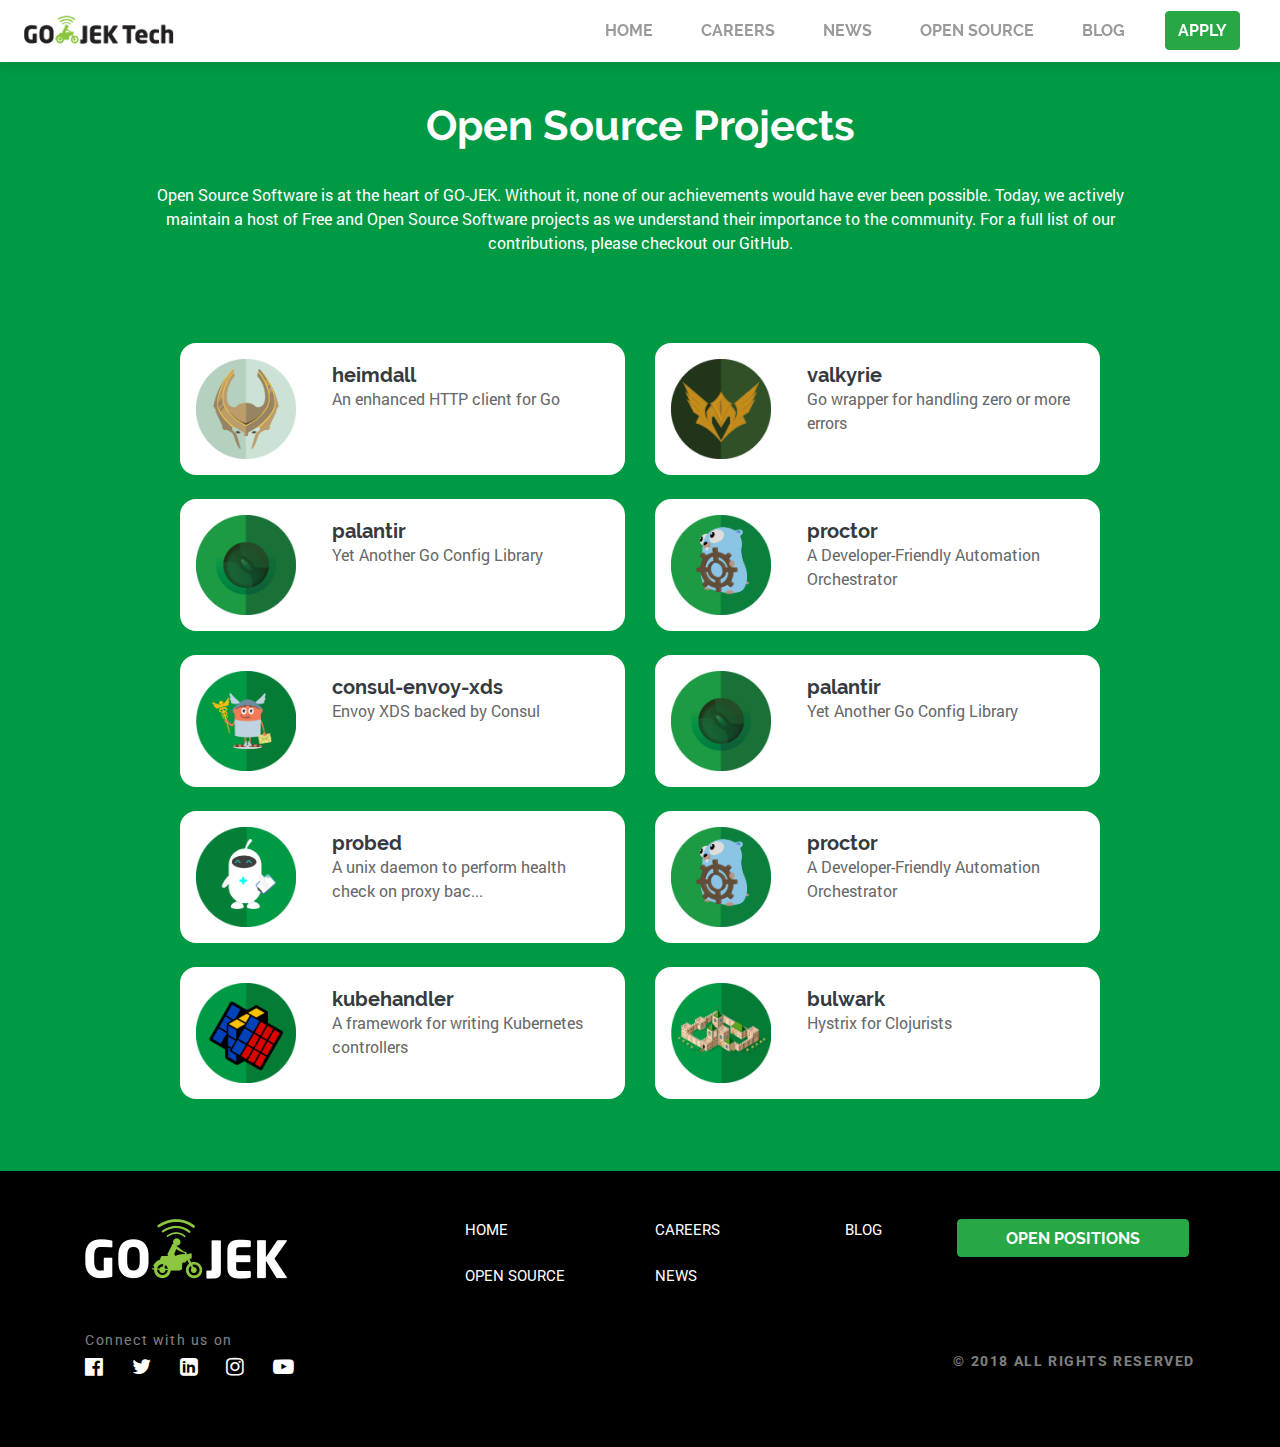
<file: open-source/index.html>
<!DOCTYPE html><html><head><meta charset="utf-8"/><meta http-equiv="x-ua-compatible" content="ie=edge"/><meta name="viewport" content="width=device-width, initial-scale=1, shrink-to-fit=no"/><link rel="preload" href="/component---src-layouts-index-js-9b0bda815004f43bad57.js" as="script"/><link rel="preload" href="/component---src-pages-open-source-js-316dd42e6caadaa3beaa.js" as="script"/><link rel="preload" href="/path---open-source-a0e39f21c11f6a62c5ab.js" as="script"/><link rel="preload" href="/app-a89fc580f2046cc76a47.js" as="script"/><link rel="preload" href="/commons-867e6d8973b299a40b76.js" as="script"/><title data-react-helmet="true">GO-JEK TECH OPEN-SOURCE</title><meta data-react-helmet="true" content="yes" name="apple-mobile-web-app-capable"/><meta data-react-helmet="true" name="description" content="GO-JEK is a Super App. It’s one app for ordering food, commuting, digital payments, shopping, hyper-local delivery, getting a massage and two dozen services. It is Indonesia’s first and fastest growing unicorn building an on-demand empire."/><meta data-react-helmet="true" name="twitter:card" content="summary"/><meta data-react-helmet="true" name="twitter:site" content="@gojektech"/><meta data-react-helmet="true" name="twitter:title" content="GO-JEK TECH"/><meta data-react-helmet="true" name="twitter:description" content="GO-JEK is a Super App. It’s one app for ordering food, commuting, digital payments, shopping, hyper-local delivery, getting a massage and two dozen services. It is Indonesia’s first and fastest growing unicorn building an on-demand empire."/><meta data-react-helmet="true" name="twitter:image" content="http://www.gojek.io/images/go-jek-tech.png"/><meta data-react-helmet="true" property="og:title" content="GO-JEK TECH"/><meta data-react-helmet="true" property="og:type" content="website"/><meta data-react-helmet="true" property="og:url" content="http://gojek.io"/><meta data-react-helmet="true" property="og:image" content="http://www.gojek.io/images/go-jek-tech.png"/><meta data-react-helmet="true" property="og:description" content="GO-JEK is a Super App. It’s one app for ordering food, commuting, digital payments, shopping, hyper-local delivery, getting a massage and two dozen services. It is Indonesia’s first and fastest growing unicorn building an on-demand empire."/><style id="gatsby-inlined-css">@import url(https://fonts.googleapis.com/css?family=Roboto);@import url(https://cdnjs.cloudflare.com/ajax/libs/font-awesome/4.7.0/css/font-awesome.css);.slick-slider{box-sizing:border-box;-webkit-user-select:none;-moz-user-select:none;-ms-user-select:none;user-select:none;-webkit-touch-callout:none;-khtml-user-select:none;-ms-touch-action:pan-y;touch-action:pan-y;-webkit-tap-highlight-color:transparent}.slick-list,.slick-slider{position:relative;display:block}.slick-list{overflow:hidden;margin:0;padding:0}.slick-list:focus{outline:none}.slick-list.dragging{cursor:pointer;cursor:hand}.slick-slider .slick-list,.slick-slider .slick-track{-webkit-transform:translateZ(0);-moz-transform:translateZ(0);-ms-transform:translateZ(0);-o-transform:translateZ(0);transform:translateZ(0)}.slick-track{position:relative;top:0;left:0;display:block;margin-left:auto;margin-right:auto}.slick-track:after,.slick-track:before{display:table;content:""}.slick-track:after{clear:both}.slick-loading .slick-track{visibility:hidden}.slick-slide{display:none;float:left;height:100%;min-height:1px}[dir=rtl] .slick-slide{float:right}.slick-slide img{display:block}.slick-slide.slick-loading img{display:none}.slick-slide.dragging img{pointer-events:none}.slick-initialized .slick-slide{display:block}.slick-loading .slick-slide{visibility:hidden}.slick-vertical .slick-slide{display:block;height:auto;border:1px solid transparent}.slick-arrow.slick-hidden{display:none}.slick-loading .slick-list{background:#fff url([data-uri]) 50% no-repeat}@font-face{font-family:slick;font-weight:400;font-style:normal;src:url(/static/slick.ced611da.eot);src:url(/static/slick.ced611da.eot?#iefix) format("embedded-opentype"),url(/static/slick.b7c9e1e4.woff) format("woff"),url(/static/slick.d41f55a7.ttf) format("truetype"),url([data-uri]#slick) format("svg")}.slick-next,.slick-prev{font-size:0;line-height:0;position:absolute;top:50%;display:block;width:20px;height:20px;padding:0;-webkit-transform:translateY(-50%);-ms-transform:translateY(-50%);transform:translateY(-50%);cursor:pointer;border:none}.slick-next,.slick-next:focus,.slick-next:hover,.slick-prev,.slick-prev:focus,.slick-prev:hover{color:transparent;outline:none;background:transparent}.slick-next:focus:before,.slick-next:hover:before,.slick-prev:focus:before,.slick-prev:hover:before{opacity:1}.slick-next.slick-disabled:before,.slick-prev.slick-disabled:before{opacity:.25}.slick-next:before,.slick-prev:before{font-family:slick;font-size:20px;line-height:1;opacity:.75;color:#fff;-webkit-font-smoothing:antialiased;-moz-osx-font-smoothing:grayscale}.slick-prev{left:-25px}[dir=rtl] .slick-prev{right:-25px;left:auto}.slick-prev:before{content:"\2190"}[dir=rtl] .slick-prev:before{content:"\2192"}.slick-next{right:-25px}[dir=rtl] .slick-next{right:auto;left:-25px}.slick-next:before{content:"\2192"}[dir=rtl] .slick-next:before{content:"\2190"}.slick-dotted.slick-slider{margin-bottom:30px}.slick-dots{position:absolute;bottom:-25px;display:block;width:100%;padding:0;margin:0;list-style:none;text-align:center}.slick-dots li{position:relative;display:inline-block;margin:0 5px;padding:0}.slick-dots li,.slick-dots li button{width:20px;height:20px;cursor:pointer}.slick-dots li button{font-size:0;line-height:0;display:block;padding:5px;color:transparent;border:0;outline:none;background:transparent}.slick-dots li button:focus,.slick-dots li button:hover{outline:none}.slick-dots li button:focus:before,.slick-dots li button:hover:before{opacity:1}.slick-dots li button:before{font-family:slick;font-size:6px;line-height:20px;position:absolute;top:0;left:0;width:20px;height:20px;content:"\2022";text-align:center;opacity:.25;color:#000;-webkit-font-smoothing:antialiased;-moz-osx-font-smoothing:grayscale}.slick-dots li.slick-active button:before{opacity:.75;color:#000}@font-face{font-family:NeoSansBold;src:url(/static/NeoSansPro-Bold.65482afb.ttf)}@font-face{font-family:NeoSansLight;src:url(/static/NeoSansPro-Light.61be723a.ttf)}@font-face{font-family:NeoSans;src:url(/static/NeoSansPro-Regular.baf7b105.ttf)}@font-face{font-family:NeoSansMedium;src:url(/static/NeoSans-Medium.5a107ec0.otf)}@font-face{font-family:RobotoBold;src:url(/static/Roboto-Bold.afa7a91d.ttf)}@font-face{font-family:RobotoBlack;src:url(/static/Roboto-Black.a77b7fc4.ttf)}@font-face{font-family:RobotoRegular;src:url(/static/Roboto-Regular.54a91b06.ttf)}@font-face{font-family:RobotoThin;src:url(/static/Roboto-Thin.5ecbc99d.ttf)}@font-face{font-family:RobotoLight;src:url(/static/Roboto-Light.e22062b3.ttf)}@font-face{font-family:RaleWayRegular;src:url(/static/Raleway-Regular.580d0778.ttf)}@font-face{font-family:RaleWayMedium;src:url(/static/Raleway-Medium.430a0518.ttf)}@font-face{font-family:RaleWayBold;src:url(/static/Raleway-Bold.575e4317.ttf)}@font-face{font-family:RaleWaySemiBold;src:url(/static/Raleway-SemiBold.17ba6410.ttf)}@font-face{font-family:RaleWayExtraBold;src:url(/static/Raleway-ExtraBold.a38a54df.ttf)}.slick-next{right:0!important}.slick-prev{left:0!important}.lg-controls-dark .slick-next:before,.lg-controls-dark .slick-prev:before{color:#fff}.lg-controls-dark .slick-next,.lg-controls-dark .slick-next:focus,.lg-controls-dark .slick-next:hover,.lg-controls-dark .slick-prev,.lg-controls-dark .slick-prev:focus,.lg-controls-dark .slick-prev:hover{width:30px;height:30px;background-color:#000}.slick-next,.slick-prev{z-index:99}.tech-facts-slider .slick-slide{padding:0 5px}.custom-controls-light .slick-next:before,.custom-controls-light .slick-prev:before{color:#000}.slick-slide{transition:all .3s ease-in-out;padding:0 20px}.slick-active,.slick-current{opacity:1}.go-jek-slider .slick-slide{margin:0}.go-jek-slider .slick-active{opacity:.2}.go-jek-slider .slick-current,.slick-current{opacity:1}.go-jek-slider .slick-slide,.impact-slider .slick-slide{padding:0}.impact-slider .slick-active{opacity:.1;pointer-events:none}.impact-slider .slick-current{opacity:1;pointer-events:visible;cursor:pointer}.slick-next:before,.slick-prev:before{font-family:FontAwesome!important}.slick-next:before{content:"\F054"!important}.slick-prev:before{content:"\F053"!important}@media (min-width:320px) and (max-width:480px){.custom-controls-dark .slick-next:before,.custom-controls-dark .slick-prev:before{color:#fff;opacity:1}.custom-controls-dark .slick-next,.custom-controls-dark .slick-next:focus,.custom-controls-dark .slick-next:hover,.custom-controls-dark .slick-prev,.custom-controls-dark .slick-prev:focus,.custom-controls-dark .slick-prev:hover{width:30px;height:30px;background-color:#000}.custom-controls-light .slick-next,.custom-controls-light .slick-next:focus,.custom-controls-light .slick-next:hover,.custom-controls-light .slick-prev,.custom-controls-light .slick-prev:focus,.custom-controls-light .slick-prev:hover{width:30px;height:30px;background-color:#fff}}.slick-dots li.slick-active button:before{opacity:1;color:green!important}.slick-dots li button:before{font-size:10px!important}

/*!
 * Bootstrap v4.1.1 (https://getbootstrap.com/)
 * Copyright 2011-2018 The Bootstrap Authors
 * Copyright 2011-2018 Twitter, Inc.
 * Licensed under MIT (https://github.com/twbs/bootstrap/blob/master/LICENSE)
 */:root{--blue:#007bff;--indigo:#6610f2;--purple:#6f42c1;--pink:#e83e8c;--red:#dc3545;--orange:#fd7e14;--yellow:#ffc107;--green:#28a745;--teal:#20c997;--cyan:#17a2b8;--white:#fff;--gray:#6c757d;--gray-dark:#343a40;--primary:#007bff;--secondary:#6c757d;--success:#28a745;--info:#17a2b8;--warning:#ffc107;--danger:#dc3545;--light:#f8f9fa;--dark:#343a40;--breakpoint-xs:0;--breakpoint-sm:576px;--breakpoint-md:768px;--breakpoint-lg:992px;--breakpoint-xl:1200px;--font-family-sans-serif:-apple-system,BlinkMacSystemFont,"Segoe UI",Roboto,"Helvetica Neue",Arial,sans-serif,"Apple Color Emoji","Segoe UI Emoji","Segoe UI Symbol";--font-family-monospace:SFMono-Regular,Menlo,Monaco,Consolas,"Liberation Mono","Courier New",monospace}*,:after,:before{box-sizing:border-box}html{font-family:sans-serif;line-height:1.15;-webkit-text-size-adjust:100%;-ms-text-size-adjust:100%;-ms-overflow-style:scrollbar;-webkit-tap-highlight-color:rgba(0,0,0,0)}@-ms-viewport{width:device-width}article,aside,figcaption,figure,footer,header,hgroup,main,nav,section{display:block}body{margin:0;font-family:-apple-system,BlinkMacSystemFont,Segoe UI,Roboto,Helvetica Neue,Arial,sans-serif;font-size:1rem;font-weight:400;line-height:1.5;color:#212529;text-align:left;background-color:#fff}[tabindex="-1"]:focus{outline:0!important}hr{box-sizing:content-box;height:0;overflow:visible}h1,h2,h3,h4,h5,h6{margin-top:0;margin-bottom:.5rem}p{margin-top:0;margin-bottom:1rem}abbr[data-original-title],abbr[title]{text-decoration:underline;text-decoration:underline dotted;cursor:help;border-bottom:0}address{font-style:normal;line-height:inherit}address,dl,ol,ul{margin-bottom:1rem}dl,ol,ul{margin-top:0}ol ol,ol ul,ul ol,ul ul{margin-bottom:0}dt{font-weight:700}dd{margin-bottom:.5rem;margin-left:0}blockquote{margin:0 0 1rem}dfn{font-style:italic}b,strong{font-weight:bolder}small{font-size:80%}sub,sup{position:relative;font-size:75%;line-height:0;vertical-align:baseline}sub{bottom:-.25em}sup{top:-.5em}a{color:#007bff;text-decoration:none;background-color:transparent;-webkit-text-decoration-skip:objects}a:hover{color:#0056b3;text-decoration:none}a:not([href]):not([tabindex]),a:not([href]):not([tabindex]):focus,a:not([href]):not([tabindex]):hover{color:inherit;text-decoration:none}a:not([href]):not([tabindex]):focus{outline:0}code,kbd,pre,samp{font-family:SFMono-Regular,Menlo,Monaco,Consolas,Liberation Mono,Courier New,monospace;font-size:1em}pre{margin-top:0;margin-bottom:1rem;overflow:auto;-ms-overflow-style:scrollbar}figure{margin:0 0 1rem}img{vertical-align:middle;border-style:none}svg:not(:root){overflow:hidden}table{border-collapse:collapse}caption{padding-top:.75rem;padding-bottom:.75rem;color:#6c757d;text-align:left;caption-side:bottom}th{text-align:inherit}label{display:inline-block;margin-bottom:.5rem}button{border-radius:0}button:focus{outline:1px dotted;outline:5px auto -webkit-focus-ring-color}button,input,optgroup,select,textarea{margin:0;font-family:inherit;font-size:inherit;line-height:inherit}button,input{overflow:visible}button,select{text-transform:none}[type=reset],[type=submit],button,html [type=button]{-webkit-appearance:button}[type=button]::-moz-focus-inner,[type=reset]::-moz-focus-inner,[type=submit]::-moz-focus-inner,button::-moz-focus-inner{padding:0;border-style:none}input[type=checkbox],input[type=radio]{box-sizing:border-box;padding:0}input[type=date],input[type=datetime-local],input[type=month],input[type=time]{-webkit-appearance:listbox}textarea{overflow:auto;resize:vertical}fieldset{min-width:0;padding:0;margin:0;border:0}legend{display:block;width:100%;max-width:100%;padding:0;margin-bottom:.5rem;font-size:1.5rem;line-height:inherit;color:inherit;white-space:normal}progress{vertical-align:baseline}[type=number]::-webkit-inner-spin-button,[type=number]::-webkit-outer-spin-button{height:auto}[type=search]{outline-offset:-2px;-webkit-appearance:none}[type=search]::-webkit-search-cancel-button,[type=search]::-webkit-search-decoration{-webkit-appearance:none}::-webkit-file-upload-button{font:inherit;-webkit-appearance:button}output{display:inline-block}summary{display:list-item;cursor:pointer}template{display:none}[hidden]{display:none!important}.h1,.h2,.h3,.h4,.h5,.h6,h1,h2,h3,h4,h5,h6{margin-bottom:.5rem;font-family:inherit;font-weight:500;line-height:1.2;color:inherit}.h1,h1{font-size:2.5rem}.h2,h2{font-size:2rem}.h3,h3{font-size:1.75rem}.h4,h4{font-size:1.5rem}.h5,h5{font-size:1.25rem}.h6,h6{font-size:1rem}.lead{font-size:1.25rem;font-weight:300}.display-1{font-size:6rem}.display-1,.display-2{font-weight:300;line-height:1.2}.display-2{font-size:5.5rem}.display-3{font-size:4.5rem}.display-3,.display-4{font-weight:300;line-height:1.2}.display-4{font-size:3.5rem}hr{margin-top:1rem;margin-bottom:1rem;border:0;border-top:1px solid rgba(0,0,0,.1)}.small,small{font-size:80%;font-weight:400}.mark,mark{padding:.2em;background-color:#fcf8e3}.list-inline,.list-unstyled{padding-left:0;list-style:none}.list-inline-item{display:inline-block}.list-inline-item:not(:last-child){margin-right:.5rem}.initialism{font-size:90%;text-transform:uppercase}.blockquote{margin-bottom:1rem;font-size:1.25rem}.blockquote-footer{display:block;font-size:80%;color:#6c757d}.blockquote-footer:before{content:"\2014   \A0"}.img-fluid,.img-thumbnail{max-width:100%;height:auto}.img-thumbnail{padding:.25rem;background-color:#fff;border:1px solid #a5a5a5;border-radius:.25rem}.figure{display:inline-block}.figure-img{margin-bottom:.5rem;line-height:1}.figure-caption{font-size:90%;color:#6c757d}code{font-size:87.5%;color:#e83e8c;word-break:break-word}a>code{color:inherit}kbd{padding:.2rem .4rem;font-size:87.5%;color:#fff;background-color:#212529;border-radius:.2rem}kbd kbd{padding:0;font-size:100%;font-weight:700}pre{display:block;font-size:87.5%;color:#212529}pre code{font-size:inherit;color:inherit;word-break:normal}.pre-scrollable{max-height:340px;overflow-y:scroll}.container{width:100%;padding-right:15px;padding-left:15px;margin-right:auto;margin-left:auto}@media (min-width:576px){.container{max-width:540px}}@media (min-width:768px){.container{max-width:720px}}@media (min-width:992px){.container{max-width:960px}}@media (min-width:1200px){.container{max-width:1140px}}.container-fluid{width:100%;padding-right:15px;padding-left:15px;margin-right:auto;margin-left:auto}.row{display:flex;flex-wrap:wrap;margin-right:-15px;margin-left:-15px}.no-gutters{margin-right:0;margin-left:0}.no-gutters>.col,.no-gutters>[class*=col-]{padding-right:0;padding-left:0}.col,.col-1,.col-2,.col-3,.col-4,.col-5,.col-6,.col-7,.col-8,.col-9,.col-10,.col-11,.col-12,.col-auto,.col-lg,.col-lg-1,.col-lg-2,.col-lg-3,.col-lg-4,.col-lg-5,.col-lg-6,.col-lg-7,.col-lg-8,.col-lg-9,.col-lg-10,.col-lg-11,.col-lg-12,.col-lg-auto,.col-md,.col-md-1,.col-md-2,.col-md-3,.col-md-4,.col-md-5,.col-md-6,.col-md-7,.col-md-8,.col-md-9,.col-md-10,.col-md-11,.col-md-12,.col-md-auto,.col-sm,.col-sm-1,.col-sm-2,.col-sm-3,.col-sm-4,.col-sm-5,.col-sm-6,.col-sm-7,.col-sm-8,.col-sm-9,.col-sm-10,.col-sm-11,.col-sm-12,.col-sm-auto,.col-xl,.col-xl-1,.col-xl-2,.col-xl-3,.col-xl-4,.col-xl-5,.col-xl-6,.col-xl-7,.col-xl-8,.col-xl-9,.col-xl-10,.col-xl-11,.col-xl-12,.col-xl-auto{position:relative;width:100%;min-height:1px;padding-right:15px;padding-left:15px}.col{flex-basis:0;flex-grow:1;max-width:100%}.col-auto{flex:0 0 auto;width:auto;max-width:none}.col-1{flex:0 0 8.33333%;max-width:8.33333%}.col-2{flex:0 0 16.66667%;max-width:16.66667%}.col-3{flex:0 0 25%;max-width:25%}.col-4{flex:0 0 33.33333%;max-width:33.33333%}.col-5{flex:0 0 41.66667%;max-width:41.66667%}.col-6{flex:0 0 50%;max-width:50%}.col-7{flex:0 0 58.33333%;max-width:58.33333%}.col-8{flex:0 0 66.66667%;max-width:66.66667%}.col-9{flex:0 0 75%;max-width:75%}.col-10{flex:0 0 83.33333%;max-width:83.33333%}.col-11{flex:0 0 91.66667%;max-width:91.66667%}.col-12{flex:0 0 100%;max-width:100%}.order-first{order:-1}.order-last{order:13}.order-0{order:0}.order-1{order:1}.order-2{order:2}.order-3{order:3}.order-4{order:4}.order-5{order:5}.order-6{order:6}.order-7{order:7}.order-8{order:8}.order-9{order:9}.order-10{order:10}.order-11{order:11}.order-12{order:12}.offset-1{margin-left:8.33333%}.offset-2{margin-left:16.66667%}.offset-3{margin-left:25%}.offset-4{margin-left:33.33333%}.offset-5{margin-left:41.66667%}.offset-6{margin-left:50%}.offset-7{margin-left:58.33333%}.offset-8{margin-left:66.66667%}.offset-9{margin-left:75%}.offset-10{margin-left:83.33333%}.offset-11{margin-left:91.66667%}@media (min-width:576px){.col-sm{flex-basis:0;flex-grow:1;max-width:100%}.col-sm-auto{flex:0 0 auto;width:auto;max-width:none}.col-sm-1{flex:0 0 8.33333%;max-width:8.33333%}.col-sm-2{flex:0 0 16.66667%;max-width:16.66667%}.col-sm-3{flex:0 0 25%;max-width:25%}.col-sm-4{flex:0 0 33.33333%;max-width:33.33333%}.col-sm-5{flex:0 0 41.66667%;max-width:41.66667%}.col-sm-6{flex:0 0 50%;max-width:50%}.col-sm-7{flex:0 0 58.33333%;max-width:58.33333%}.col-sm-8{flex:0 0 66.66667%;max-width:66.66667%}.col-sm-9{flex:0 0 75%;max-width:75%}.col-sm-10{flex:0 0 83.33333%;max-width:83.33333%}.col-sm-11{flex:0 0 91.66667%;max-width:91.66667%}.col-sm-12{flex:0 0 100%;max-width:100%}.order-sm-first{order:-1}.order-sm-last{order:13}.order-sm-0{order:0}.order-sm-1{order:1}.order-sm-2{order:2}.order-sm-3{order:3}.order-sm-4{order:4}.order-sm-5{order:5}.order-sm-6{order:6}.order-sm-7{order:7}.order-sm-8{order:8}.order-sm-9{order:9}.order-sm-10{order:10}.order-sm-11{order:11}.order-sm-12{order:12}.offset-sm-0{margin-left:0}.offset-sm-1{margin-left:8.33333%}.offset-sm-2{margin-left:16.66667%}.offset-sm-3{margin-left:25%}.offset-sm-4{margin-left:33.33333%}.offset-sm-5{margin-left:41.66667%}.offset-sm-6{margin-left:50%}.offset-sm-7{margin-left:58.33333%}.offset-sm-8{margin-left:66.66667%}.offset-sm-9{margin-left:75%}.offset-sm-10{margin-left:83.33333%}.offset-sm-11{margin-left:91.66667%}}@media (min-width:768px){.col-md{flex-basis:0;flex-grow:1;max-width:100%}.col-md-auto{flex:0 0 auto;width:auto;max-width:none}.col-md-1{flex:0 0 8.33333%;max-width:8.33333%}.col-md-2{flex:0 0 16.66667%;max-width:16.66667%}.col-md-3{flex:0 0 25%;max-width:25%}.col-md-4{flex:0 0 33.33333%;max-width:33.33333%}.col-md-5{flex:0 0 41.66667%;max-width:41.66667%}.col-md-6{flex:0 0 50%;max-width:50%}.col-md-7{flex:0 0 58.33333%;max-width:58.33333%}.col-md-8{flex:0 0 66.66667%;max-width:66.66667%}.col-md-9{flex:0 0 75%;max-width:75%}.col-md-10{flex:0 0 83.33333%;max-width:83.33333%}.col-md-11{flex:0 0 91.66667%;max-width:91.66667%}.col-md-12{flex:0 0 100%;max-width:100%}.order-md-first{order:-1}.order-md-last{order:13}.order-md-0{order:0}.order-md-1{order:1}.order-md-2{order:2}.order-md-3{order:3}.order-md-4{order:4}.order-md-5{order:5}.order-md-6{order:6}.order-md-7{order:7}.order-md-8{order:8}.order-md-9{order:9}.order-md-10{order:10}.order-md-11{order:11}.order-md-12{order:12}.offset-md-0{margin-left:0}.offset-md-1{margin-left:8.33333%}.offset-md-2{margin-left:16.66667%}.offset-md-3{margin-left:25%}.offset-md-4{margin-left:33.33333%}.offset-md-5{margin-left:41.66667%}.offset-md-6{margin-left:50%}.offset-md-7{margin-left:58.33333%}.offset-md-8{margin-left:66.66667%}.offset-md-9{margin-left:75%}.offset-md-10{margin-left:83.33333%}.offset-md-11{margin-left:91.66667%}}@media (min-width:992px){.col-lg{flex-basis:0;flex-grow:1;max-width:100%}.col-lg-auto{flex:0 0 auto;width:auto;max-width:none}.col-lg-1{flex:0 0 8.33333%;max-width:8.33333%}.col-lg-2{flex:0 0 16.66667%;max-width:16.66667%}.col-lg-3{flex:0 0 25%;max-width:25%}.col-lg-4{flex:0 0 33.33333%;max-width:33.33333%}.col-lg-5{flex:0 0 41.66667%;max-width:41.66667%}.col-lg-6{flex:0 0 50%;max-width:50%}.col-lg-7{flex:0 0 58.33333%;max-width:58.33333%}.col-lg-8{flex:0 0 66.66667%;max-width:66.66667%}.col-lg-9{flex:0 0 75%;max-width:75%}.col-lg-10{flex:0 0 83.33333%;max-width:83.33333%}.col-lg-11{flex:0 0 91.66667%;max-width:91.66667%}.col-lg-12{flex:0 0 100%;max-width:100%}.order-lg-first{order:-1}.order-lg-last{order:13}.order-lg-0{order:0}.order-lg-1{order:1}.order-lg-2{order:2}.order-lg-3{order:3}.order-lg-4{order:4}.order-lg-5{order:5}.order-lg-6{order:6}.order-lg-7{order:7}.order-lg-8{order:8}.order-lg-9{order:9}.order-lg-10{order:10}.order-lg-11{order:11}.order-lg-12{order:12}.offset-lg-0{margin-left:0}.offset-lg-1{margin-left:8.33333%}.offset-lg-2{margin-left:16.66667%}.offset-lg-3{margin-left:25%}.offset-lg-4{margin-left:33.33333%}.offset-lg-5{margin-left:41.66667%}.offset-lg-6{margin-left:50%}.offset-lg-7{margin-left:58.33333%}.offset-lg-8{margin-left:66.66667%}.offset-lg-9{margin-left:75%}.offset-lg-10{margin-left:83.33333%}.offset-lg-11{margin-left:91.66667%}}@media (min-width:1200px){.col-xl{flex-basis:0;flex-grow:1;max-width:100%}.col-xl-auto{flex:0 0 auto;width:auto;max-width:none}.col-xl-1{flex:0 0 8.33333%;max-width:8.33333%}.col-xl-2{flex:0 0 16.66667%;max-width:16.66667%}.col-xl-3{flex:0 0 25%;max-width:25%}.col-xl-4{flex:0 0 33.33333%;max-width:33.33333%}.col-xl-5{flex:0 0 41.66667%;max-width:41.66667%}.col-xl-6{flex:0 0 50%;max-width:50%}.col-xl-7{flex:0 0 58.33333%;max-width:58.33333%}.col-xl-8{flex:0 0 66.66667%;max-width:66.66667%}.col-xl-9{flex:0 0 75%;max-width:75%}.col-xl-10{flex:0 0 83.33333%;max-width:83.33333%}.col-xl-11{flex:0 0 91.66667%;max-width:91.66667%}.col-xl-12{flex:0 0 100%;max-width:100%}.order-xl-first{order:-1}.order-xl-last{order:13}.order-xl-0{order:0}.order-xl-1{order:1}.order-xl-2{order:2}.order-xl-3{order:3}.order-xl-4{order:4}.order-xl-5{order:5}.order-xl-6{order:6}.order-xl-7{order:7}.order-xl-8{order:8}.order-xl-9{order:9}.order-xl-10{order:10}.order-xl-11{order:11}.order-xl-12{order:12}.offset-xl-0{margin-left:0}.offset-xl-1{margin-left:8.33333%}.offset-xl-2{margin-left:16.66667%}.offset-xl-3{margin-left:25%}.offset-xl-4{margin-left:33.33333%}.offset-xl-5{margin-left:41.66667%}.offset-xl-6{margin-left:50%}.offset-xl-7{margin-left:58.33333%}.offset-xl-8{margin-left:66.66667%}.offset-xl-9{margin-left:75%}.offset-xl-10{margin-left:83.33333%}.offset-xl-11{margin-left:91.66667%}}.table{width:100%;max-width:100%;margin-bottom:1rem;background-color:transparent}.table td,.table th{padding:.75rem;vertical-align:top;border-top:1px solid #a5a5a5}.table thead th{vertical-align:bottom;border-bottom:2px solid #a5a5a5}.table tbody+tbody{border-top:2px solid #a5a5a5}.table .table{background-color:#fff}.table-sm td,.table-sm th{padding:.3rem}.table-bordered,.table-bordered td,.table-bordered th{border:1px solid #a5a5a5}.table-bordered thead td,.table-bordered thead th{border-bottom-width:2px}.table-borderless tbody+tbody,.table-borderless td,.table-borderless th,.table-borderless thead th{border:0}.table-striped tbody tr:nth-of-type(odd){background-color:rgba(0,0,0,.05)}.table-hover tbody tr:hover{background-color:rgba(0,0,0,.075)}.table-primary,.table-primary>td,.table-primary>th{background-color:#b8daff}.table-hover .table-primary:hover,.table-hover .table-primary:hover>td,.table-hover .table-primary:hover>th{background-color:#9fcdff}.table-secondary,.table-secondary>td,.table-secondary>th{background-color:#d6d8db}.table-hover .table-secondary:hover,.table-hover .table-secondary:hover>td,.table-hover .table-secondary:hover>th{background-color:#c8cbcf}.table-success,.table-success>td,.table-success>th{background-color:#c3e6cb}.table-hover .table-success:hover,.table-hover .table-success:hover>td,.table-hover .table-success:hover>th{background-color:#b1dfbb}.table-info,.table-info>td,.table-info>th{background-color:#bee5eb}.table-hover .table-info:hover,.table-hover .table-info:hover>td,.table-hover .table-info:hover>th{background-color:#abdde5}.table-warning,.table-warning>td,.table-warning>th{background-color:#ffeeba}.table-hover .table-warning:hover,.table-hover .table-warning:hover>td,.table-hover .table-warning:hover>th{background-color:#ffe8a1}.table-danger,.table-danger>td,.table-danger>th{background-color:#f5c6cb}.table-hover .table-danger:hover,.table-hover .table-danger:hover>td,.table-hover .table-danger:hover>th{background-color:#f1b0b7}.table-light,.table-light>td,.table-light>th{background-color:#fdfdfe}.table-hover .table-light:hover,.table-hover .table-light:hover>td,.table-hover .table-light:hover>th{background-color:#ececf6}.table-dark,.table-dark>td,.table-dark>th{background-color:#c6c8ca}.table-hover .table-dark:hover,.table-hover .table-dark:hover>td,.table-hover .table-dark:hover>th{background-color:#b9bbbe}.table-active,.table-active>td,.table-active>th,.table-hover .table-active:hover,.table-hover .table-active:hover>td,.table-hover .table-active:hover>th{background-color:rgba(0,0,0,.075)}.table .thead-dark th{color:#fff;background-color:#212529;border-color:#32383e}.table .thead-light th{color:#495057;background-color:#9a9a9a;border-color:#a5a5a5}.table-dark{color:#fff;background-color:#212529}.table-dark td,.table-dark th,.table-dark thead th{border-color:#32383e}.table-dark.table-bordered{border:0}.table-dark.table-striped tbody tr:nth-of-type(odd){background-color:hsla(0,0%,100%,.05)}.table-dark.table-hover tbody tr:hover{background-color:hsla(0,0%,100%,.075)}@media (max-width:575.98px){.table-responsive-sm{display:block;width:100%;overflow-x:auto;-webkit-overflow-scrolling:touch;-ms-overflow-style:-ms-autohiding-scrollbar}.table-responsive-sm>.table-bordered{border:0}}@media (max-width:767.98px){.table-responsive-md{display:block;width:100%;overflow-x:auto;-webkit-overflow-scrolling:touch;-ms-overflow-style:-ms-autohiding-scrollbar}.table-responsive-md>.table-bordered{border:0}}@media (max-width:991.98px){.table-responsive-lg{display:block;width:100%;overflow-x:auto;-webkit-overflow-scrolling:touch;-ms-overflow-style:-ms-autohiding-scrollbar}.table-responsive-lg>.table-bordered{border:0}}@media (max-width:1199.98px){.table-responsive-xl{display:block;width:100%;overflow-x:auto;-webkit-overflow-scrolling:touch;-ms-overflow-style:-ms-autohiding-scrollbar}.table-responsive-xl>.table-bordered{border:0}}.table-responsive{display:block;width:100%;overflow-x:auto;-webkit-overflow-scrolling:touch;-ms-overflow-style:-ms-autohiding-scrollbar}.table-responsive>.table-bordered{border:0}.form-control{display:block;width:100%;padding:.375rem .75rem;font-size:1rem;line-height:1.5;color:#495057;background-color:#fff;background-clip:padding-box;border:1px solid #686868;border-radius:.25rem;transition:border-color .15s ease-in-out,box-shadow .15s ease-in-out}@media screen and (prefers-reduced-motion:reduce){.form-control{transition:none}}.form-control::-ms-expand{background-color:transparent;border:0}.form-control:focus{color:#495057;background-color:#fff;border-color:#80bdff;outline:0;box-shadow:0 0 0 .2rem rgba(0,123,255,.25)}.form-control::placeholder{color:#6c757d;opacity:1}.form-control:disabled,.form-control[readonly]{background-color:#9a9a9a;opacity:1}select.form-control:not([size]):not([multiple]){height:calc(2.25rem + 2px)}select.form-control:focus::-ms-value{color:#495057;background-color:#fff}.form-control-file,.form-control-range{display:block;width:100%}.col-form-label{padding-top:calc(.375rem + 1px);padding-bottom:calc(.375rem + 1px);margin-bottom:0;font-size:inherit;line-height:1.5}.col-form-label-lg{padding-top:calc(.5rem + 1px);padding-bottom:calc(.5rem + 1px);font-size:1.25rem;line-height:1.5}.col-form-label-sm{padding-top:calc(.25rem + 1px);padding-bottom:calc(.25rem + 1px);font-size:.875rem;line-height:1.5}.form-control-plaintext{display:block;width:100%;padding-top:.375rem;padding-bottom:.375rem;margin-bottom:0;line-height:1.5;color:#212529;background-color:transparent;border:solid transparent;border-width:1px 0}.form-control-plaintext.form-control-lg,.form-control-plaintext.form-control-sm,.input-group-lg>.form-control-plaintext.form-control,.input-group-lg>.input-group-append>.form-control-plaintext.btn,.input-group-lg>.input-group-append>.form-control-plaintext.input-group-text,.input-group-lg>.input-group-prepend>.form-control-plaintext.btn,.input-group-lg>.input-group-prepend>.form-control-plaintext.input-group-text,.input-group-sm>.form-control-plaintext.form-control,.input-group-sm>.input-group-append>.form-control-plaintext.btn,.input-group-sm>.input-group-append>.form-control-plaintext.input-group-text,.input-group-sm>.input-group-prepend>.form-control-plaintext.btn,.input-group-sm>.input-group-prepend>.form-control-plaintext.input-group-text{padding-right:0;padding-left:0}.form-control-sm,.input-group-sm>.form-control,.input-group-sm>.input-group-append>.btn,.input-group-sm>.input-group-append>.input-group-text,.input-group-sm>.input-group-prepend>.btn,.input-group-sm>.input-group-prepend>.input-group-text{padding:.25rem .5rem;font-size:.875rem;line-height:1.5;border-radius:.2rem}.input-group-sm>.input-group-append>select.btn:not([size]):not([multiple]),.input-group-sm>.input-group-append>select.input-group-text:not([size]):not([multiple]),.input-group-sm>.input-group-prepend>select.btn:not([size]):not([multiple]),.input-group-sm>.input-group-prepend>select.input-group-text:not([size]):not([multiple]),.input-group-sm>select.form-control:not([size]):not([multiple]),select.form-control-sm:not([size]):not([multiple]){height:calc(1.8125rem + 2px)}.form-control-lg,.input-group-lg>.form-control,.input-group-lg>.input-group-append>.btn,.input-group-lg>.input-group-append>.input-group-text,.input-group-lg>.input-group-prepend>.btn,.input-group-lg>.input-group-prepend>.input-group-text{padding:.5rem 1rem;font-size:1.25rem;line-height:1.5;border-radius:.3rem}.input-group-lg>.input-group-append>select.btn:not([size]):not([multiple]),.input-group-lg>.input-group-append>select.input-group-text:not([size]):not([multiple]),.input-group-lg>.input-group-prepend>select.btn:not([size]):not([multiple]),.input-group-lg>.input-group-prepend>select.input-group-text:not([size]):not([multiple]),.input-group-lg>select.form-control:not([size]):not([multiple]),select.form-control-lg:not([size]):not([multiple]){height:calc(2.875rem + 2px)}.form-group{margin-bottom:1rem}.form-text{display:block;margin-top:.25rem}.form-row{display:flex;flex-wrap:wrap;margin-right:-5px;margin-left:-5px}.form-row>.col,.form-row>[class*=col-]{padding-right:5px;padding-left:5px}.form-check{position:relative;display:block;padding-left:1.25rem}.form-check-input{position:absolute;margin-top:.3rem;margin-left:-1.25rem}.form-check-input:disabled~.form-check-label{color:#6c757d}.form-check-label{margin-bottom:0}.form-check-inline{display:inline-flex;align-items:center;padding-left:0;margin-right:.75rem}.form-check-inline .form-check-input{position:static;margin-top:0;margin-right:.3125rem;margin-left:0}.valid-feedback{display:none;width:100%;margin-top:.25rem;font-size:80%;color:#28a745}.valid-tooltip{position:absolute;top:100%;z-index:5;display:none;max-width:100%;padding:.5rem;margin-top:.1rem;font-size:.875rem;line-height:1;color:#fff;background-color:rgba(40,167,69,.8);border-radius:.2rem}.custom-select.is-valid,.form-control.is-valid,.was-validated .custom-select:valid,.was-validated .form-control:valid{border-color:#28a745}.custom-select.is-valid:focus,.form-control.is-valid:focus,.was-validated .custom-select:valid:focus,.was-validated .form-control:valid:focus{border-color:#28a745;box-shadow:0 0 0 .2rem rgba(40,167,69,.25)}.custom-select.is-valid~.valid-feedback,.custom-select.is-valid~.valid-tooltip,.form-control-file.is-valid~.valid-feedback,.form-control-file.is-valid~.valid-tooltip,.form-control.is-valid~.valid-feedback,.form-control.is-valid~.valid-tooltip,.was-validated .custom-select:valid~.valid-feedback,.was-validated .custom-select:valid~.valid-tooltip,.was-validated .form-control-file:valid~.valid-feedback,.was-validated .form-control-file:valid~.valid-tooltip,.was-validated .form-control:valid~.valid-feedback,.was-validated .form-control:valid~.valid-tooltip{display:block}.form-check-input.is-valid~.form-check-label,.was-validated .form-check-input:valid~.form-check-label{color:#28a745}.form-check-input.is-valid~.valid-feedback,.form-check-input.is-valid~.valid-tooltip,.was-validated .form-check-input:valid~.valid-feedback,.was-validated .form-check-input:valid~.valid-tooltip{display:block}.custom-control-input.is-valid~.custom-control-label,.was-validated .custom-control-input:valid~.custom-control-label{color:#28a745}.custom-control-input.is-valid~.custom-control-label:before,.was-validated .custom-control-input:valid~.custom-control-label:before{background-color:#71dd8a}.custom-control-input.is-valid~.valid-feedback,.custom-control-input.is-valid~.valid-tooltip,.was-validated .custom-control-input:valid~.valid-feedback,.was-validated .custom-control-input:valid~.valid-tooltip{display:block}.custom-control-input.is-valid:checked~.custom-control-label:before,.was-validated .custom-control-input:valid:checked~.custom-control-label:before{background-color:#34ce57}.custom-control-input.is-valid:focus~.custom-control-label:before,.was-validated .custom-control-input:valid:focus~.custom-control-label:before{box-shadow:0 0 0 1px #fff,0 0 0 .2rem rgba(40,167,69,.25)}.custom-file-input.is-valid~.custom-file-label,.was-validated .custom-file-input:valid~.custom-file-label{border-color:#28a745}.custom-file-input.is-valid~.custom-file-label:before,.was-validated .custom-file-input:valid~.custom-file-label:before{border-color:inherit}.custom-file-input.is-valid~.valid-feedback,.custom-file-input.is-valid~.valid-tooltip,.was-validated .custom-file-input:valid~.valid-feedback,.was-validated .custom-file-input:valid~.valid-tooltip{display:block}.custom-file-input.is-valid:focus~.custom-file-label,.was-validated .custom-file-input:valid:focus~.custom-file-label{box-shadow:0 0 0 .2rem rgba(40,167,69,.25)}.invalid-feedback{display:none;width:100%;margin-top:.25rem;font-size:80%;color:#dc3545}.invalid-tooltip{position:absolute;top:100%;z-index:5;display:none;max-width:100%;padding:.5rem;margin-top:.1rem;font-size:.875rem;line-height:1;color:#fff;background-color:rgba(220,53,69,.8);border-radius:.2rem}.custom-select.is-invalid,.form-control.is-invalid,.was-validated .custom-select:invalid,.was-validated .form-control:invalid{border-color:#dc3545}.custom-select.is-invalid:focus,.form-control.is-invalid:focus,.was-validated .custom-select:invalid:focus,.was-validated .form-control:invalid:focus{border-color:#dc3545;box-shadow:0 0 0 .2rem rgba(220,53,69,.25)}.custom-select.is-invalid~.invalid-feedback,.custom-select.is-invalid~.invalid-tooltip,.form-control-file.is-invalid~.invalid-feedback,.form-control-file.is-invalid~.invalid-tooltip,.form-control.is-invalid~.invalid-feedback,.form-control.is-invalid~.invalid-tooltip,.was-validated .custom-select:invalid~.invalid-feedback,.was-validated .custom-select:invalid~.invalid-tooltip,.was-validated .form-control-file:invalid~.invalid-feedback,.was-validated .form-control-file:invalid~.invalid-tooltip,.was-validated .form-control:invalid~.invalid-feedback,.was-validated .form-control:invalid~.invalid-tooltip{display:block}.form-check-input.is-invalid~.form-check-label,.was-validated .form-check-input:invalid~.form-check-label{color:#dc3545}.form-check-input.is-invalid~.invalid-feedback,.form-check-input.is-invalid~.invalid-tooltip,.was-validated .form-check-input:invalid~.invalid-feedback,.was-validated .form-check-input:invalid~.invalid-tooltip{display:block}.custom-control-input.is-invalid~.custom-control-label,.was-validated .custom-control-input:invalid~.custom-control-label{color:#dc3545}.custom-control-input.is-invalid~.custom-control-label:before,.was-validated .custom-control-input:invalid~.custom-control-label:before{background-color:#efa2a9}.custom-control-input.is-invalid~.invalid-feedback,.custom-control-input.is-invalid~.invalid-tooltip,.was-validated .custom-control-input:invalid~.invalid-feedback,.was-validated .custom-control-input:invalid~.invalid-tooltip{display:block}.custom-control-input.is-invalid:checked~.custom-control-label:before,.was-validated .custom-control-input:invalid:checked~.custom-control-label:before{background-color:#e4606d}.custom-control-input.is-invalid:focus~.custom-control-label:before,.was-validated .custom-control-input:invalid:focus~.custom-control-label:before{box-shadow:0 0 0 1px #fff,0 0 0 .2rem rgba(220,53,69,.25)}.custom-file-input.is-invalid~.custom-file-label,.was-validated .custom-file-input:invalid~.custom-file-label{border-color:#dc3545}.custom-file-input.is-invalid~.custom-file-label:before,.was-validated .custom-file-input:invalid~.custom-file-label:before{border-color:inherit}.custom-file-input.is-invalid~.invalid-feedback,.custom-file-input.is-invalid~.invalid-tooltip,.was-validated .custom-file-input:invalid~.invalid-feedback,.was-validated .custom-file-input:invalid~.invalid-tooltip{display:block}.custom-file-input.is-invalid:focus~.custom-file-label,.was-validated .custom-file-input:invalid:focus~.custom-file-label{box-shadow:0 0 0 .2rem rgba(220,53,69,.25)}.form-inline{display:flex;flex-flow:row wrap;align-items:center}.form-inline .form-check{width:100%}@media (min-width:576px){.form-inline label{justify-content:center}.form-inline .form-group,.form-inline label{display:flex;align-items:center;margin-bottom:0}.form-inline .form-group{flex:0 0 auto;flex-flow:row wrap}.form-inline .form-control{display:inline-block;width:auto;vertical-align:middle}.form-inline .form-control-plaintext{display:inline-block}.form-inline .custom-select,.form-inline .input-group{width:auto}.form-inline .form-check{display:flex;align-items:center;justify-content:center;width:auto;padding-left:0}.form-inline .form-check-input{position:relative;margin-top:0;margin-right:.25rem;margin-left:0}.form-inline .custom-control{align-items:center;justify-content:center}.form-inline .custom-control-label{margin-bottom:0}}.btn{display:inline-block;font-weight:400;text-align:center;white-space:nowrap;vertical-align:middle;user-select:none;border:1px solid transparent;padding:.375rem .75rem;font-size:1rem;line-height:1.5;border-radius:.25rem;transition:color .15s ease-in-out,background-color .15s ease-in-out,border-color .15s ease-in-out,box-shadow .15s ease-in-out}@media screen and (prefers-reduced-motion:reduce){.btn{transition:none}}.btn:focus,.btn:hover{text-decoration:none}.btn.focus,.btn:focus{outline:0;box-shadow:0 0 0 .2rem rgba(0,123,255,.25)}.btn.disabled,.btn:disabled{opacity:.65}.btn:not(:disabled):not(.disabled){cursor:pointer}.btn:not(:disabled):not(.disabled).active,.btn:not(:disabled):not(.disabled):active{background-image:none}a.btn.disabled,fieldset:disabled a.btn{pointer-events:none}.btn-primary{color:#fff;background-color:#007bff;border-color:#007bff}.btn-primary:hover{color:#fff;background-color:#0069d9;border-color:#0062cc}.btn-primary.focus,.btn-primary:focus{box-shadow:0 0 0 .2rem rgba(0,123,255,.5)}.btn-primary.disabled,.btn-primary:disabled{color:#fff;background-color:#007bff;border-color:#007bff}.btn-primary:not(:disabled):not(.disabled).active,.btn-primary:not(:disabled):not(.disabled):active,.show>.btn-primary.dropdown-toggle{color:#fff;background-color:#0062cc;border-color:#005cbf}.btn-primary:not(:disabled):not(.disabled).active:focus,.btn-primary:not(:disabled):not(.disabled):active:focus,.show>.btn-primary.dropdown-toggle:focus{box-shadow:0 0 0 .2rem rgba(0,123,255,.5)}.btn-secondary{color:#fff;background-color:#6c757d;border-color:#6c757d}.btn-secondary:hover{color:#fff;background-color:#5a6268;border-color:#545b62}.btn-secondary.focus,.btn-secondary:focus{box-shadow:0 0 0 .2rem hsla(208,7%,46%,.5)}.btn-secondary.disabled,.btn-secondary:disabled{color:#fff;background-color:#6c757d;border-color:#6c757d}.btn-secondary:not(:disabled):not(.disabled).active,.btn-secondary:not(:disabled):not(.disabled):active,.show>.btn-secondary.dropdown-toggle{color:#fff;background-color:#545b62;border-color:#4e555b}.btn-secondary:not(:disabled):not(.disabled).active:focus,.btn-secondary:not(:disabled):not(.disabled):active:focus,.show>.btn-secondary.dropdown-toggle:focus{box-shadow:0 0 0 .2rem hsla(208,7%,46%,.5)}.btn-success{color:#fff;background-color:#28a745;border-color:#28a745}.btn-success:hover{color:#fff;background-color:#218838;border-color:#1e7e34}.btn-success.focus,.btn-success:focus{box-shadow:0 0 0 .2rem rgba(40,167,69,.5)}.btn-success.disabled,.btn-success:disabled{color:#fff;background-color:#28a745;border-color:#28a745}.btn-success:not(:disabled):not(.disabled).active,.btn-success:not(:disabled):not(.disabled):active,.show>.btn-success.dropdown-toggle{color:#fff;background-color:#1e7e34;border-color:#1c7430}.btn-success:not(:disabled):not(.disabled).active:focus,.btn-success:not(:disabled):not(.disabled):active:focus,.show>.btn-success.dropdown-toggle:focus{box-shadow:0 0 0 .2rem rgba(40,167,69,.5)}.btn-info{color:#fff;background-color:#17a2b8;border-color:#17a2b8}.btn-info:hover{color:#fff;background-color:#138496;border-color:#117a8b}.btn-info.focus,.btn-info:focus{box-shadow:0 0 0 .2rem rgba(23,162,184,.5)}.btn-info.disabled,.btn-info:disabled{color:#fff;background-color:#17a2b8;border-color:#17a2b8}.btn-info:not(:disabled):not(.disabled).active,.btn-info:not(:disabled):not(.disabled):active,.show>.btn-info.dropdown-toggle{color:#fff;background-color:#117a8b;border-color:#10707f}.btn-info:not(:disabled):not(.disabled).active:focus,.btn-info:not(:disabled):not(.disabled):active:focus,.show>.btn-info.dropdown-toggle:focus{box-shadow:0 0 0 .2rem rgba(23,162,184,.5)}.btn-warning{color:#212529;background-color:#ffc107;border-color:#ffc107}.btn-warning:hover{color:#212529;background-color:#e0a800;border-color:#d39e00}.btn-warning.focus,.btn-warning:focus{box-shadow:0 0 0 .2rem rgba(255,193,7,.5)}.btn-warning.disabled,.btn-warning:disabled{color:#212529;background-color:#ffc107;border-color:#ffc107}.btn-warning:not(:disabled):not(.disabled).active,.btn-warning:not(:disabled):not(.disabled):active,.show>.btn-warning.dropdown-toggle{color:#212529;background-color:#d39e00;border-color:#c69500}.btn-warning:not(:disabled):not(.disabled).active:focus,.btn-warning:not(:disabled):not(.disabled):active:focus,.show>.btn-warning.dropdown-toggle:focus{box-shadow:0 0 0 .2rem rgba(255,193,7,.5)}.btn-danger{color:#fff;background-color:#dc3545;border-color:#dc3545}.btn-danger:hover{color:#fff;background-color:#c82333;border-color:#bd2130}.btn-danger.focus,.btn-danger:focus{box-shadow:0 0 0 .2rem rgba(220,53,69,.5)}.btn-danger.disabled,.btn-danger:disabled{color:#fff;background-color:#dc3545;border-color:#dc3545}.btn-danger:not(:disabled):not(.disabled).active,.btn-danger:not(:disabled):not(.disabled):active,.show>.btn-danger.dropdown-toggle{color:#fff;background-color:#bd2130;border-color:#b21f2d}.btn-danger:not(:disabled):not(.disabled).active:focus,.btn-danger:not(:disabled):not(.disabled):active:focus,.show>.btn-danger.dropdown-toggle:focus{box-shadow:0 0 0 .2rem rgba(220,53,69,.5)}.btn-light{color:#212529;background-color:#f8f9fa;border-color:#f8f9fa}.btn-light:hover{color:#212529;background-color:#e2e6ea;border-color:#dae0e5}.btn-light.focus,.btn-light:focus{box-shadow:0 0 0 .2rem rgba(248,249,250,.5)}.btn-light.disabled,.btn-light:disabled{color:#212529;background-color:#f8f9fa;border-color:#f8f9fa}.btn-light:not(:disabled):not(.disabled).active,.btn-light:not(:disabled):not(.disabled):active,.show>.btn-light.dropdown-toggle{color:#212529;background-color:#dae0e5;border-color:#d3d9df}.btn-light:not(:disabled):not(.disabled).active:focus,.btn-light:not(:disabled):not(.disabled):active:focus,.show>.btn-light.dropdown-toggle:focus{box-shadow:0 0 0 .2rem rgba(248,249,250,.5)}.btn-dark{color:#fff;background-color:#343a40;border-color:#343a40}.btn-dark:hover{color:#fff;background-color:#23272b;border-color:#1d2124}.btn-dark.focus,.btn-dark:focus{box-shadow:0 0 0 .2rem rgba(52,58,64,.5)}.btn-dark.disabled,.btn-dark:disabled{color:#fff;background-color:#343a40;border-color:#343a40}.btn-dark:not(:disabled):not(.disabled).active,.btn-dark:not(:disabled):not(.disabled):active,.show>.btn-dark.dropdown-toggle{color:#fff;background-color:#1d2124;border-color:#171a1d}.btn-dark:not(:disabled):not(.disabled).active:focus,.btn-dark:not(:disabled):not(.disabled):active:focus,.show>.btn-dark.dropdown-toggle:focus{box-shadow:0 0 0 .2rem rgba(52,58,64,.5)}.btn-outline-primary{color:#007bff;background-color:transparent;background-image:none;border-color:#007bff}.btn-outline-primary:hover{color:#fff;background-color:#007bff;border-color:#007bff}.btn-outline-primary.focus,.btn-outline-primary:focus{box-shadow:0 0 0 .2rem rgba(0,123,255,.5)}.btn-outline-primary.disabled,.btn-outline-primary:disabled{color:#007bff;background-color:transparent}.btn-outline-primary:not(:disabled):not(.disabled).active,.btn-outline-primary:not(:disabled):not(.disabled):active,.show>.btn-outline-primary.dropdown-toggle{color:#fff;background-color:#007bff;border-color:#007bff}.btn-outline-primary:not(:disabled):not(.disabled).active:focus,.btn-outline-primary:not(:disabled):not(.disabled):active:focus,.show>.btn-outline-primary.dropdown-toggle:focus{box-shadow:0 0 0 .2rem rgba(0,123,255,.5)}.btn-outline-secondary{color:#6c757d;background-color:transparent;background-image:none;border-color:#6c757d}.btn-outline-secondary:hover{color:#fff;background-color:#6c757d;border-color:#6c757d}.btn-outline-secondary.focus,.btn-outline-secondary:focus{box-shadow:0 0 0 .2rem hsla(208,7%,46%,.5)}.btn-outline-secondary.disabled,.btn-outline-secondary:disabled{color:#6c757d;background-color:transparent}.btn-outline-secondary:not(:disabled):not(.disabled).active,.btn-outline-secondary:not(:disabled):not(.disabled):active,.show>.btn-outline-secondary.dropdown-toggle{color:#fff;background-color:#6c757d;border-color:#6c757d}.btn-outline-secondary:not(:disabled):not(.disabled).active:focus,.btn-outline-secondary:not(:disabled):not(.disabled):active:focus,.show>.btn-outline-secondary.dropdown-toggle:focus{box-shadow:0 0 0 .2rem hsla(208,7%,46%,.5)}.btn-outline-success{color:#28a745;background-color:transparent;background-image:none;border-color:#28a745}.btn-outline-success:hover{color:#fff;background-color:#28a745;border-color:#28a745}.btn-outline-success.focus,.btn-outline-success:focus{box-shadow:0 0 0 .2rem rgba(40,167,69,.5)}.btn-outline-success.disabled,.btn-outline-success:disabled{color:#28a745;background-color:transparent}.btn-outline-success:not(:disabled):not(.disabled).active,.btn-outline-success:not(:disabled):not(.disabled):active,.show>.btn-outline-success.dropdown-toggle{color:#fff;background-color:#28a745;border-color:#28a745}.btn-outline-success:not(:disabled):not(.disabled).active:focus,.btn-outline-success:not(:disabled):not(.disabled):active:focus,.show>.btn-outline-success.dropdown-toggle:focus{box-shadow:0 0 0 .2rem rgba(40,167,69,.5)}.btn-outline-info{color:#17a2b8;background-color:transparent;background-image:none;border-color:#17a2b8}.btn-outline-info:hover{color:#fff;background-color:#17a2b8;border-color:#17a2b8}.btn-outline-info.focus,.btn-outline-info:focus{box-shadow:0 0 0 .2rem rgba(23,162,184,.5)}.btn-outline-info.disabled,.btn-outline-info:disabled{color:#17a2b8;background-color:transparent}.btn-outline-info:not(:disabled):not(.disabled).active,.btn-outline-info:not(:disabled):not(.disabled):active,.show>.btn-outline-info.dropdown-toggle{color:#fff;background-color:#17a2b8;border-color:#17a2b8}.btn-outline-info:not(:disabled):not(.disabled).active:focus,.btn-outline-info:not(:disabled):not(.disabled):active:focus,.show>.btn-outline-info.dropdown-toggle:focus{box-shadow:0 0 0 .2rem rgba(23,162,184,.5)}.btn-outline-warning{color:#ffc107;background-color:transparent;background-image:none;border-color:#ffc107}.btn-outline-warning:hover{color:#212529;background-color:#ffc107;border-color:#ffc107}.btn-outline-warning.focus,.btn-outline-warning:focus{box-shadow:0 0 0 .2rem rgba(255,193,7,.5)}.btn-outline-warning.disabled,.btn-outline-warning:disabled{color:#ffc107;background-color:transparent}.btn-outline-warning:not(:disabled):not(.disabled).active,.btn-outline-warning:not(:disabled):not(.disabled):active,.show>.btn-outline-warning.dropdown-toggle{color:#212529;background-color:#ffc107;border-color:#ffc107}.btn-outline-warning:not(:disabled):not(.disabled).active:focus,.btn-outline-warning:not(:disabled):not(.disabled):active:focus,.show>.btn-outline-warning.dropdown-toggle:focus{box-shadow:0 0 0 .2rem rgba(255,193,7,.5)}.btn-outline-danger{color:#dc3545;background-color:transparent;background-image:none;border-color:#dc3545}.btn-outline-danger:hover{color:#fff;background-color:#dc3545;border-color:#dc3545}.btn-outline-danger.focus,.btn-outline-danger:focus{box-shadow:0 0 0 .2rem rgba(220,53,69,.5)}.btn-outline-danger.disabled,.btn-outline-danger:disabled{color:#dc3545;background-color:transparent}.btn-outline-danger:not(:disabled):not(.disabled).active,.btn-outline-danger:not(:disabled):not(.disabled):active,.show>.btn-outline-danger.dropdown-toggle{color:#fff;background-color:#dc3545;border-color:#dc3545}.btn-outline-danger:not(:disabled):not(.disabled).active:focus,.btn-outline-danger:not(:disabled):not(.disabled):active:focus,.show>.btn-outline-danger.dropdown-toggle:focus{box-shadow:0 0 0 .2rem rgba(220,53,69,.5)}.btn-outline-light{color:#f8f9fa;background-color:transparent;background-image:none;border-color:#f8f9fa}.btn-outline-light:hover{color:#212529;background-color:#f8f9fa;border-color:#f8f9fa}.btn-outline-light.focus,.btn-outline-light:focus{box-shadow:0 0 0 .2rem rgba(248,249,250,.5)}.btn-outline-light.disabled,.btn-outline-light:disabled{color:#f8f9fa;background-color:transparent}.btn-outline-light:not(:disabled):not(.disabled).active,.btn-outline-light:not(:disabled):not(.disabled):active,.show>.btn-outline-light.dropdown-toggle{color:#212529;background-color:#f8f9fa;border-color:#f8f9fa}.btn-outline-light:not(:disabled):not(.disabled).active:focus,.btn-outline-light:not(:disabled):not(.disabled):active:focus,.show>.btn-outline-light.dropdown-toggle:focus{box-shadow:0 0 0 .2rem rgba(248,249,250,.5)}.btn-outline-dark{color:#343a40;background-color:transparent;background-image:none;border-color:#343a40}.btn-outline-dark:hover{color:#fff;background-color:#343a40;border-color:#343a40}.btn-outline-dark.focus,.btn-outline-dark:focus{box-shadow:0 0 0 .2rem rgba(52,58,64,.5)}.btn-outline-dark.disabled,.btn-outline-dark:disabled{color:#343a40;background-color:transparent}.btn-outline-dark:not(:disabled):not(.disabled).active,.btn-outline-dark:not(:disabled):not(.disabled):active,.show>.btn-outline-dark.dropdown-toggle{color:#fff;background-color:#343a40;border-color:#343a40}.btn-outline-dark:not(:disabled):not(.disabled).active:focus,.btn-outline-dark:not(:disabled):not(.disabled):active:focus,.show>.btn-outline-dark.dropdown-toggle:focus{box-shadow:0 0 0 .2rem rgba(52,58,64,.5)}.btn-link{font-weight:400;color:#007bff;background-color:transparent}.btn-link:hover{color:#0056b3;text-decoration:none;background-color:transparent;border-color:transparent}.btn-link.focus,.btn-link:focus{text-decoration:none;border-color:transparent;box-shadow:none}.btn-link.disabled,.btn-link:disabled{color:#6c757d;pointer-events:none}.btn-group-lg>.btn,.btn-lg{padding:.5rem 1rem;font-size:1.25rem;line-height:1.5;border-radius:.3rem}.btn-group-sm>.btn,.btn-sm{padding:.25rem .5rem;font-size:.875rem;line-height:1.5;border-radius:.2rem}.btn-block{display:block;width:100%}.btn-block+.btn-block{margin-top:.5rem}input[type=button].btn-block,input[type=reset].btn-block,input[type=submit].btn-block{width:100%}.fade{transition:opacity .15s linear}@media screen and (prefers-reduced-motion:reduce){.fade{transition:none}}.fade:not(.show){opacity:0}.collapse:not(.show){display:none}.collapsing{position:relative;height:0;overflow:hidden;transition:height .35s ease}@media screen and (prefers-reduced-motion:reduce){.collapsing{transition:none}}.dropdown,.dropleft,.dropright,.dropup{position:relative}.dropdown-toggle:after{display:inline-block;width:0;height:0;margin-left:.255em;vertical-align:.255em;content:"";border-top:.3em solid;border-right:.3em solid transparent;border-bottom:0;border-left:.3em solid transparent}.dropdown-toggle:empty:after{margin-left:0}.dropdown-menu{position:absolute;top:100%;left:0;z-index:1000;display:none;float:left;min-width:10rem;padding:.5rem 0;margin:.125rem 0 0;font-size:1rem;color:#212529;text-align:left;list-style:none;background-color:#fff;background-clip:padding-box;border:1px solid rgba(0,0,0,.15);border-radius:.25rem}.dropdown-menu-right{right:0;left:auto}.dropup .dropdown-menu{top:auto;bottom:100%;margin-top:0;margin-bottom:.125rem}.dropup .dropdown-toggle:after{display:inline-block;width:0;height:0;margin-left:.255em;vertical-align:.255em;content:"";border-top:0;border-right:.3em solid transparent;border-bottom:.3em solid;border-left:.3em solid transparent}.dropup .dropdown-toggle:empty:after{margin-left:0}.dropright .dropdown-menu{top:0;right:auto;left:100%;margin-top:0;margin-left:.125rem}.dropright .dropdown-toggle:after{display:inline-block;width:0;height:0;margin-left:.255em;vertical-align:.255em;content:"";border-top:.3em solid transparent;border-right:0;border-bottom:.3em solid transparent;border-left:.3em solid}.dropright .dropdown-toggle:empty:after{margin-left:0}.dropright .dropdown-toggle:after{vertical-align:0}.dropleft .dropdown-menu{top:0;right:100%;left:auto;margin-top:0;margin-right:.125rem}.dropleft .dropdown-toggle:after{display:inline-block;width:0;height:0;margin-left:.255em;vertical-align:.255em;content:"";display:none}.dropleft .dropdown-toggle:before{display:inline-block;width:0;height:0;margin-right:.255em;vertical-align:.255em;content:"";border-top:.3em solid transparent;border-right:.3em solid;border-bottom:.3em solid transparent}.dropleft .dropdown-toggle:empty:after{margin-left:0}.dropleft .dropdown-toggle:before{vertical-align:0}.dropdown-menu[x-placement^=bottom],.dropdown-menu[x-placement^=left],.dropdown-menu[x-placement^=right],.dropdown-menu[x-placement^=top]{right:auto;bottom:auto}.dropdown-divider{height:0;margin:.5rem 0;overflow:hidden;border-top:1px solid #9a9a9a}.dropdown-item{display:block;width:100%;padding:.25rem 1.5rem;clear:both;font-weight:400;color:#212529;text-align:inherit;white-space:nowrap;background-color:transparent;border:0}.dropdown-item:focus,.dropdown-item:hover{color:#16181b;text-decoration:none;background-color:#f8f9fa}.dropdown-item.active,.dropdown-item:active{color:#fff;text-decoration:none;background-color:#007bff}.dropdown-item.disabled,.dropdown-item:disabled{color:#6c757d;background-color:transparent}.dropdown-menu.show{display:block}.dropdown-header{display:block;padding:.5rem 1.5rem;margin-bottom:0;font-size:.875rem;color:#6c757d;white-space:nowrap}.dropdown-item-text{display:block;padding:.25rem 1.5rem;color:#212529}.btn-group,.btn-group-vertical{position:relative;display:inline-flex;vertical-align:middle}.btn-group-vertical>.btn,.btn-group>.btn{position:relative;flex:0 1 auto}.btn-group-vertical>.btn.active,.btn-group-vertical>.btn:active,.btn-group-vertical>.btn:focus,.btn-group-vertical>.btn:hover,.btn-group>.btn.active,.btn-group>.btn:active,.btn-group>.btn:focus,.btn-group>.btn:hover{z-index:1}.btn-group-vertical .btn+.btn,.btn-group-vertical .btn+.btn-group,.btn-group-vertical .btn-group+.btn,.btn-group-vertical .btn-group+.btn-group,.btn-group .btn+.btn,.btn-group .btn+.btn-group,.btn-group .btn-group+.btn,.btn-group .btn-group+.btn-group{margin-left:-1px}.btn-toolbar{display:flex;flex-wrap:wrap;justify-content:flex-start}.btn-toolbar .input-group{width:auto}.btn-group>.btn:first-child{margin-left:0}.btn-group>.btn-group:not(:last-child)>.btn,.btn-group>.btn:not(:last-child):not(.dropdown-toggle){border-top-right-radius:0;border-bottom-right-radius:0}.btn-group>.btn-group:not(:first-child)>.btn,.btn-group>.btn:not(:first-child){border-top-left-radius:0;border-bottom-left-radius:0}.dropdown-toggle-split{padding-right:.5625rem;padding-left:.5625rem}.dropdown-toggle-split:after,.dropright .dropdown-toggle-split:after,.dropup .dropdown-toggle-split:after{margin-left:0}.dropleft .dropdown-toggle-split:before{margin-right:0}.btn-group-sm>.btn+.dropdown-toggle-split,.btn-sm+.dropdown-toggle-split{padding-right:.375rem;padding-left:.375rem}.btn-group-lg>.btn+.dropdown-toggle-split,.btn-lg+.dropdown-toggle-split{padding-right:.75rem;padding-left:.75rem}.btn-group-vertical{flex-direction:column;align-items:flex-start;justify-content:center}.btn-group-vertical .btn,.btn-group-vertical .btn-group{width:100%}.btn-group-vertical>.btn+.btn,.btn-group-vertical>.btn+.btn-group,.btn-group-vertical>.btn-group+.btn,.btn-group-vertical>.btn-group+.btn-group{margin-top:-1px;margin-left:0}.btn-group-vertical>.btn-group:not(:last-child)>.btn,.btn-group-vertical>.btn:not(:last-child):not(.dropdown-toggle){border-bottom-right-radius:0;border-bottom-left-radius:0}.btn-group-vertical>.btn-group:not(:first-child)>.btn,.btn-group-vertical>.btn:not(:first-child){border-top-left-radius:0;border-top-right-radius:0}.btn-group-toggle>.btn,.btn-group-toggle>.btn-group>.btn{margin-bottom:0}.btn-group-toggle>.btn-group>.btn input[type=checkbox],.btn-group-toggle>.btn-group>.btn input[type=radio],.btn-group-toggle>.btn input[type=checkbox],.btn-group-toggle>.btn input[type=radio]{position:absolute;clip:rect(0,0,0,0);pointer-events:none}.input-group{position:relative;display:flex;flex-wrap:wrap;align-items:stretch;width:100%}.input-group>.custom-file,.input-group>.custom-select,.input-group>.form-control{position:relative;flex:1 1 auto;width:1%;margin-bottom:0}.input-group>.custom-file:focus,.input-group>.custom-select:focus,.input-group>.form-control:focus{z-index:3}.input-group>.custom-file+.custom-file,.input-group>.custom-file+.custom-select,.input-group>.custom-file+.form-control,.input-group>.custom-select+.custom-file,.input-group>.custom-select+.custom-select,.input-group>.custom-select+.form-control,.input-group>.form-control+.custom-file,.input-group>.form-control+.custom-select,.input-group>.form-control+.form-control{margin-left:-1px}.input-group>.custom-select:not(:last-child),.input-group>.form-control:not(:last-child){border-top-right-radius:0;border-bottom-right-radius:0}.input-group>.custom-select:not(:first-child),.input-group>.form-control:not(:first-child){border-top-left-radius:0;border-bottom-left-radius:0}.input-group>.custom-file{display:flex;align-items:center}.input-group>.custom-file:not(:last-child) .custom-file-label,.input-group>.custom-file:not(:last-child) .custom-file-label:after{border-top-right-radius:0;border-bottom-right-radius:0}.input-group>.custom-file:not(:first-child) .custom-file-label{border-top-left-radius:0;border-bottom-left-radius:0}.input-group-append,.input-group-prepend{display:flex}.input-group-append .btn,.input-group-prepend .btn{position:relative;z-index:2}.input-group-append .btn+.btn,.input-group-append .btn+.input-group-text,.input-group-append .input-group-text+.btn,.input-group-append .input-group-text+.input-group-text,.input-group-prepend .btn+.btn,.input-group-prepend .btn+.input-group-text,.input-group-prepend .input-group-text+.btn,.input-group-prepend .input-group-text+.input-group-text{margin-left:-1px}.input-group-prepend{margin-right:-1px}.input-group-append{margin-left:-1px}.input-group-text{display:flex;align-items:center;padding:.375rem .75rem;margin-bottom:0;font-size:1rem;font-weight:400;line-height:1.5;color:#495057;text-align:center;white-space:nowrap;background-color:#9a9a9a;border:1px solid #686868;border-radius:.25rem}.input-group-text input[type=checkbox],.input-group-text input[type=radio]{margin-top:0}.input-group>.input-group-append:last-child>.btn:not(:last-child):not(.dropdown-toggle),.input-group>.input-group-append:last-child>.input-group-text:not(:last-child),.input-group>.input-group-append:not(:last-child)>.btn,.input-group>.input-group-append:not(:last-child)>.input-group-text,.input-group>.input-group-prepend>.btn,.input-group>.input-group-prepend>.input-group-text{border-top-right-radius:0;border-bottom-right-radius:0}.input-group>.input-group-append>.btn,.input-group>.input-group-append>.input-group-text,.input-group>.input-group-prepend:first-child>.btn:not(:first-child),.input-group>.input-group-prepend:first-child>.input-group-text:not(:first-child),.input-group>.input-group-prepend:not(:first-child)>.btn,.input-group>.input-group-prepend:not(:first-child)>.input-group-text{border-top-left-radius:0;border-bottom-left-radius:0}.custom-control{position:relative;display:block;min-height:1.5rem;padding-left:1.5rem}.custom-control-inline{display:inline-flex;margin-right:1rem}.custom-control-input{position:absolute;z-index:-1;opacity:0}.custom-control-input:checked~.custom-control-label:before{color:#fff;background-color:#007bff}.custom-control-input:focus~.custom-control-label:before{box-shadow:0 0 0 1px #fff,0 0 0 .2rem rgba(0,123,255,.25)}.custom-control-input:active~.custom-control-label:before{color:#fff;background-color:#b3d7ff}.custom-control-input:disabled~.custom-control-label{color:#6c757d}.custom-control-input:disabled~.custom-control-label:before{background-color:#9a9a9a}.custom-control-label{position:relative;margin-bottom:0}.custom-control-label:before{pointer-events:none;user-select:none;background-color:#a5a5a5}.custom-control-label:after,.custom-control-label:before{position:absolute;top:.25rem;left:-1.5rem;display:block;width:1rem;height:1rem;content:""}.custom-control-label:after{background-repeat:no-repeat;background-position:50%;background-size:50% 50%}.custom-checkbox .custom-control-label:before{border-radius:.25rem}.custom-checkbox .custom-control-input:checked~.custom-control-label:before{background-color:#007bff}.custom-checkbox .custom-control-input:checked~.custom-control-label:after{background-image:url("data:image/svg+xml;charset=utf8,%3Csvg xmlns='http://www.w3.org/2000/svg' viewBox='0 0 8 8'%3E%3Cpath fill='%23fff' d='M6.564.75l-3.59 3.612-1.538-1.55L0 4.26 2.974 7.25 8 2.193z'/%3E%3C/svg%3E")}.custom-checkbox .custom-control-input:indeterminate~.custom-control-label:before{background-color:#007bff}.custom-checkbox .custom-control-input:indeterminate~.custom-control-label:after{background-image:url("data:image/svg+xml;charset=utf8,%3Csvg xmlns='http://www.w3.org/2000/svg' viewBox='0 0 4 4'%3E%3Cpath stroke='%23fff' d='M0 2h4'/%3E%3C/svg%3E")}.custom-checkbox .custom-control-input:disabled:checked~.custom-control-label:before{background-color:rgba(0,123,255,.5)}.custom-checkbox .custom-control-input:disabled:indeterminate~.custom-control-label:before{background-color:rgba(0,123,255,.5)}.custom-radio .custom-control-label:before{border-radius:50%}.custom-radio .custom-control-input:checked~.custom-control-label:before{background-color:#007bff}.custom-radio .custom-control-input:checked~.custom-control-label:after{background-image:url("data:image/svg+xml;charset=utf8,%3Csvg xmlns='http://www.w3.org/2000/svg' viewBox='-4 -4 8 8'%3E%3Ccircle r='3' fill='%23fff'/%3E%3C/svg%3E")}.custom-radio .custom-control-input:disabled:checked~.custom-control-label:before{background-color:rgba(0,123,255,.5)}.custom-select{display:inline-block;width:100%;height:calc(2.25rem + 2px);padding:.375rem 1.75rem .375rem .75rem;line-height:1.5;color:#495057;vertical-align:middle;background:#fff url("data:image/svg+xml;charset=utf8,%3Csvg xmlns='http://www.w3.org/2000/svg' viewBox='0 0 4 5'%3E%3Cpath fill='%23343a40' d='M2 0L0 2h4zm0 5L0 3h4z'/%3E%3C/svg%3E") no-repeat right .75rem center;background-size:8px 10px;border:1px solid #686868;border-radius:.25rem;appearance:none}.custom-select:focus{border-color:#80bdff;outline:0;box-shadow:inset 0 1px 2px rgba(0,0,0,.075),0 0 5px rgba(128,189,255,.5)}.custom-select:focus::-ms-value{color:#495057;background-color:#fff}.custom-select[multiple],.custom-select[size]:not([size="1"]){height:auto;padding-right:.75rem;background-image:none}.custom-select:disabled{color:#6c757d;background-color:#9a9a9a}.custom-select::-ms-expand{opacity:0}.custom-select-sm{height:calc(1.8125rem + 2px);font-size:75%}.custom-select-lg,.custom-select-sm{padding-top:.375rem;padding-bottom:.375rem}.custom-select-lg{height:calc(2.875rem + 2px);font-size:125%}.custom-file{display:inline-block;margin-bottom:0}.custom-file,.custom-file-input{position:relative;width:100%;height:calc(2.25rem + 2px)}.custom-file-input{z-index:2;margin:0;opacity:0}.custom-file-input:focus~.custom-file-label{border-color:#80bdff;box-shadow:0 0 0 .2rem rgba(0,123,255,.25)}.custom-file-input:focus~.custom-file-label:after{border-color:#80bdff}.custom-file-input:lang(en)~.custom-file-label:after{content:"Browse"}.custom-file-label{left:0;z-index:1;height:calc(2.25rem + 2px);background-color:#fff;border:1px solid #686868;border-radius:.25rem}.custom-file-label,.custom-file-label:after{position:absolute;top:0;right:0;padding:.375rem .75rem;line-height:1.5;color:#495057}.custom-file-label:after{bottom:0;z-index:3;display:block;height:2.25rem;content:"Browse";background-color:#9a9a9a;border-left:1px solid #686868;border-radius:0 .25rem .25rem 0}.custom-range{width:100%;padding-left:0;background-color:transparent;appearance:none}.custom-range:focus{outline:none}.custom-range::-moz-focus-outer{border:0}.custom-range::-webkit-slider-thumb{width:1rem;height:1rem;margin-top:-.25rem;background-color:#007bff;border:0;border-radius:1rem;appearance:none}.custom-range::-webkit-slider-thumb:focus{outline:none;box-shadow:0 0 0 1px #fff,0 0 0 .2rem rgba(0,123,255,.25)}.custom-range::-webkit-slider-thumb:active{background-color:#b3d7ff}.custom-range::-webkit-slider-runnable-track{width:100%;height:.5rem;color:transparent;cursor:pointer;background-color:#a5a5a5;border-color:transparent;border-radius:1rem}.custom-range::-moz-range-thumb{width:1rem;height:1rem;background-color:#007bff;border:0;border-radius:1rem;appearance:none}.custom-range::-moz-range-thumb:focus{outline:none;box-shadow:0 0 0 1px #fff,0 0 0 .2rem rgba(0,123,255,.25)}.custom-range::-moz-range-thumb:active{background-color:#b3d7ff}.custom-range::-moz-range-track{width:100%;height:.5rem;color:transparent;cursor:pointer;background-color:#a5a5a5;border-color:transparent;border-radius:1rem}.custom-range::-ms-thumb{width:1rem;height:1rem;background-color:#007bff;border:0;border-radius:1rem;appearance:none}.custom-range::-ms-thumb:focus{outline:none;box-shadow:0 0 0 1px #fff,0 0 0 .2rem rgba(0,123,255,.25)}.custom-range::-ms-thumb:active{background-color:#b3d7ff}.custom-range::-ms-track{width:100%;height:.5rem;color:transparent;cursor:pointer;background-color:transparent;border-color:transparent;border-width:.5rem}.custom-range::-ms-fill-lower,.custom-range::-ms-fill-upper{background-color:#a5a5a5;border-radius:1rem}.custom-range::-ms-fill-upper{margin-right:15px}.nav{display:flex;flex-wrap:wrap;padding-left:0;margin-bottom:0;list-style:none}.nav-link{display:block;padding:.5rem 1rem}.nav-link:focus,.nav-link:hover{text-decoration:none}.nav-link.disabled{color:#6c757d}.nav-tabs{border-bottom:1px solid #a5a5a5}.nav-tabs .nav-item{margin-bottom:-1px}.nav-tabs .nav-link{border:1px solid transparent;border-top-left-radius:.25rem;border-top-right-radius:.25rem}.nav-tabs .nav-link:focus,.nav-tabs .nav-link:hover{border-color:#9a9a9a #9a9a9a #a5a5a5}.nav-tabs .nav-link.disabled{color:#6c757d;background-color:transparent;border-color:transparent}.nav-tabs .nav-item.show .nav-link,.nav-tabs .nav-link.active{color:#495057;background-color:#fff;border-color:#a5a5a5 #a5a5a5 #fff}.nav-tabs .dropdown-menu{margin-top:-1px;border-top-left-radius:0;border-top-right-radius:0}.nav-pills .nav-link{border-radius:.25rem}.nav-pills .nav-link.active,.nav-pills .show>.nav-link{color:#fff;background-color:#007bff}.nav-fill .nav-item{flex:1 1 auto;text-align:center}.nav-justified .nav-item{flex-basis:0;flex-grow:1;text-align:center}.tab-content>.tab-pane{display:none}.tab-content>.active{display:block}.navbar{position:relative;padding:.5rem 1rem}.navbar,.navbar>.container,.navbar>.container-fluid{display:flex;flex-wrap:wrap;align-items:center;justify-content:space-between}.navbar-brand{display:inline-block;padding-top:.3125rem;padding-bottom:.3125rem;margin-right:1rem;font-size:1.25rem;line-height:inherit;white-space:nowrap}.navbar-brand:focus,.navbar-brand:hover{text-decoration:none}.navbar-nav{display:flex;flex-direction:column;padding-left:0;margin-bottom:0;list-style:none}.navbar-nav .nav-link{padding-right:0;padding-left:0}.navbar-nav .dropdown-menu{position:static;float:none}.navbar-text{display:inline-block;padding-top:.5rem;padding-bottom:.5rem}.navbar-collapse{flex-basis:100%;flex-grow:1;align-items:center}.navbar-toggler{padding:.25rem .75rem;font-size:1.25rem;line-height:1;background-color:transparent;border:1px solid transparent;border-radius:.25rem}.navbar-toggler:focus,.navbar-toggler:hover{text-decoration:none}.navbar-toggler:not(:disabled):not(.disabled){cursor:pointer}.navbar-toggler-icon{display:inline-block;width:1.5em;height:1.5em;vertical-align:middle;content:"";background:no-repeat 50%;background-size:100% 100%}@media (max-width:575.98px){.navbar-expand-sm>.container,.navbar-expand-sm>.container-fluid{padding-right:0;padding-left:0}}@media (min-width:576px){.navbar-expand-sm{flex-flow:row nowrap;justify-content:flex-start}.navbar-expand-sm .navbar-nav{flex-direction:row}.navbar-expand-sm .navbar-nav .dropdown-menu{position:absolute}.navbar-expand-sm .navbar-nav .nav-link{padding-right:.5rem;padding-left:.5rem}.navbar-expand-sm>.container,.navbar-expand-sm>.container-fluid{flex-wrap:nowrap}.navbar-expand-sm .navbar-collapse{display:flex!important;flex-basis:auto}.navbar-expand-sm .navbar-toggler{display:none}}@media (max-width:767.98px){.navbar-expand-md>.container,.navbar-expand-md>.container-fluid{padding-right:0;padding-left:0}}@media (min-width:768px){.navbar-expand-md{flex-flow:row nowrap;justify-content:flex-start}.navbar-expand-md .navbar-nav{flex-direction:row}.navbar-expand-md .navbar-nav .dropdown-menu{position:absolute}.navbar-expand-md .navbar-nav .nav-link{padding-right:.5rem;padding-left:.5rem}.navbar-expand-md>.container,.navbar-expand-md>.container-fluid{flex-wrap:nowrap}.navbar-expand-md .navbar-collapse{display:flex!important;flex-basis:auto}.navbar-expand-md .navbar-toggler{display:none}}@media (max-width:991.98px){.navbar-expand-lg>.container,.navbar-expand-lg>.container-fluid{padding-right:0;padding-left:0}}@media (min-width:992px){.navbar-expand-lg{flex-flow:row nowrap;justify-content:flex-start}.navbar-expand-lg .navbar-nav{flex-direction:row}.navbar-expand-lg .navbar-nav .dropdown-menu{position:absolute}.navbar-expand-lg .navbar-nav .nav-link{padding-right:.5rem;padding-left:.5rem}.navbar-expand-lg>.container,.navbar-expand-lg>.container-fluid{flex-wrap:nowrap}.navbar-expand-lg .navbar-collapse{display:flex!important;flex-basis:auto}.navbar-expand-lg .navbar-toggler{display:none}}@media (max-width:1199.98px){.navbar-expand-xl>.container,.navbar-expand-xl>.container-fluid{padding-right:0;padding-left:0}}@media (min-width:1200px){.navbar-expand-xl{flex-flow:row nowrap;justify-content:flex-start}.navbar-expand-xl .navbar-nav{flex-direction:row}.navbar-expand-xl .navbar-nav .dropdown-menu{position:absolute}.navbar-expand-xl .navbar-nav .nav-link{padding-right:.5rem;padding-left:.5rem}.navbar-expand-xl>.container,.navbar-expand-xl>.container-fluid{flex-wrap:nowrap}.navbar-expand-xl .navbar-collapse{display:flex!important;flex-basis:auto}.navbar-expand-xl .navbar-toggler{display:none}}.navbar-expand{flex-flow:row nowrap;justify-content:flex-start}.navbar-expand>.container,.navbar-expand>.container-fluid{padding-right:0;padding-left:0}.navbar-expand .navbar-nav{flex-direction:row}.navbar-expand .navbar-nav .dropdown-menu{position:absolute}.navbar-expand .navbar-nav .nav-link{padding-right:.5rem;padding-left:.5rem}.navbar-expand>.container,.navbar-expand>.container-fluid{flex-wrap:nowrap}.navbar-expand .navbar-collapse{display:flex!important;flex-basis:auto}.navbar-expand .navbar-toggler{display:none}.navbar-light .navbar-brand,.navbar-light .navbar-brand:focus,.navbar-light .navbar-brand:hover{color:rgba(0,0,0,.9)}.navbar-light .navbar-nav .nav-link{color:rgba(0,0,0,.5)}.navbar-light .navbar-nav .nav-link:focus,.navbar-light .navbar-nav .nav-link:hover{color:rgba(0,0,0,.7)}.navbar-light .navbar-nav .nav-link.disabled{color:rgba(0,0,0,.3)}.navbar-light .navbar-nav .active>.nav-link,.navbar-light .navbar-nav .nav-link.active,.navbar-light .navbar-nav .nav-link.show,.navbar-light .navbar-nav .show>.nav-link{color:rgba(0,0,0,.9)}.navbar-light .navbar-toggler{color:rgba(0,0,0,.5);border-color:rgba(0,0,0,.1)}.navbar-light .navbar-toggler-icon{background-image:url("data:image/svg+xml;charset=utf8,%3Csvg viewBox='0 0 30 30' xmlns='http://www.w3.org/2000/svg'%3E%3Cpath stroke='rgba(0, 0, 0, 0.5)' stroke-width='2' stroke-linecap='round' stroke-miterlimit='10' d='M4 7h22M4 15h22M4 23h22'/%3E%3C/svg%3E")}.navbar-light .navbar-text{color:rgba(0,0,0,.5)}.navbar-light .navbar-text a,.navbar-light .navbar-text a:focus,.navbar-light .navbar-text a:hover{color:rgba(0,0,0,.9)}.navbar-dark .navbar-brand,.navbar-dark .navbar-brand:focus,.navbar-dark .navbar-brand:hover{color:#fff}.navbar-dark .navbar-nav .nav-link{color:hsla(0,0%,100%,.5)}.navbar-dark .navbar-nav .nav-link:focus,.navbar-dark .navbar-nav .nav-link:hover{color:hsla(0,0%,100%,.75)}.navbar-dark .navbar-nav .nav-link.disabled{color:hsla(0,0%,100%,.25)}.navbar-dark .navbar-nav .active>.nav-link,.navbar-dark .navbar-nav .nav-link.active,.navbar-dark .navbar-nav .nav-link.show,.navbar-dark .navbar-nav .show>.nav-link{color:#fff}.navbar-dark .navbar-toggler{color:hsla(0,0%,100%,.5);border-color:hsla(0,0%,100%,.1)}.navbar-dark .navbar-toggler-icon{background-image:url("data:image/svg+xml;charset=utf8,%3Csvg viewBox='0 0 30 30' xmlns='http://www.w3.org/2000/svg'%3E%3Cpath stroke='rgba(255, 255, 255, 0.5)' stroke-width='2' stroke-linecap='round' stroke-miterlimit='10' d='M4 7h22M4 15h22M4 23h22'/%3E%3C/svg%3E")}.navbar-dark .navbar-text{color:hsla(0,0%,100%,.5)}.navbar-dark .navbar-text a,.navbar-dark .navbar-text a:focus,.navbar-dark .navbar-text a:hover{color:#fff}.card{position:relative;display:flex;flex-direction:column;min-width:0;word-wrap:break-word;background-color:#fff;background-clip:border-box;border:1px solid rgba(0,0,0,.125);border-radius:.25rem}.card>hr{margin-right:0;margin-left:0}.card>.list-group:first-child .list-group-item:first-child{border-top-left-radius:.25rem;border-top-right-radius:.25rem}.card>.list-group:last-child .list-group-item:last-child{border-bottom-right-radius:.25rem;border-bottom-left-radius:.25rem}.card-body{flex:1 1 auto;padding:1.25rem}.card-title{margin-bottom:.75rem}.card-subtitle{margin-top:-.375rem}.card-subtitle,.card-text:last-child{margin-bottom:0}.card-link:hover{text-decoration:none}.card-link+.card-link{margin-left:1.25rem}.card-header{padding:.75rem 1.25rem;margin-bottom:0;background-color:rgba(0,0,0,.03);border-bottom:1px solid rgba(0,0,0,.125)}.card-header:first-child{border-radius:calc(.25rem - 1px) calc(.25rem - 1px) 0 0}.card-header+.list-group .list-group-item:first-child{border-top:0}.card-footer{padding:.75rem 1.25rem;background-color:rgba(0,0,0,.03);border-top:1px solid rgba(0,0,0,.125)}.card-footer:last-child{border-radius:0 0 calc(.25rem - 1px) calc(.25rem - 1px)}.card-header-tabs{margin-bottom:-.75rem;border-bottom:0}.card-header-pills,.card-header-tabs{margin-right:-.625rem;margin-left:-.625rem}.card-img-overlay{position:absolute;top:0;right:0;bottom:0;left:0;padding:1.25rem}.card-img{width:100%;border-radius:calc(.25rem - 1px)}.card-img-top{width:100%;border-top-left-radius:calc(.25rem - 1px);border-top-right-radius:calc(.25rem - 1px)}.card-img-bottom{width:100%;border-bottom-right-radius:calc(.25rem - 1px);border-bottom-left-radius:calc(.25rem - 1px)}.card-deck{display:flex;flex-direction:column}.card-deck .card{margin-bottom:15px}@media (min-width:576px){.card-deck{flex-flow:row wrap;margin-right:-15px;margin-left:-15px}.card-deck .card{display:flex;flex:1 0 0%;flex-direction:column;margin-right:15px;margin-bottom:0;margin-left:15px}}.card-group{display:flex;flex-direction:column}.card-group>.card{margin-bottom:15px}@media (min-width:576px){.card-group{flex-flow:row wrap}.card-group>.card{flex:1 0 0%;margin-bottom:0}.card-group>.card+.card{margin-left:0;border-left:0}.card-group>.card:first-child{border-top-right-radius:0;border-bottom-right-radius:0}.card-group>.card:first-child .card-header,.card-group>.card:first-child .card-img-top{border-top-right-radius:0}.card-group>.card:first-child .card-footer,.card-group>.card:first-child .card-img-bottom{border-bottom-right-radius:0}.card-group>.card:last-child{border-top-left-radius:0;border-bottom-left-radius:0}.card-group>.card:last-child .card-header,.card-group>.card:last-child .card-img-top{border-top-left-radius:0}.card-group>.card:last-child .card-footer,.card-group>.card:last-child .card-img-bottom{border-bottom-left-radius:0}.card-group>.card:only-child{border-radius:.25rem}.card-group>.card:only-child .card-header,.card-group>.card:only-child .card-img-top{border-top-left-radius:.25rem;border-top-right-radius:.25rem}.card-group>.card:only-child .card-footer,.card-group>.card:only-child .card-img-bottom{border-bottom-right-radius:.25rem;border-bottom-left-radius:.25rem}.card-group>.card:not(:first-child):not(:last-child):not(:only-child),.card-group>.card:not(:first-child):not(:last-child):not(:only-child) .card-footer,.card-group>.card:not(:first-child):not(:last-child):not(:only-child) .card-header,.card-group>.card:not(:first-child):not(:last-child):not(:only-child) .card-img-bottom,.card-group>.card:not(:first-child):not(:last-child):not(:only-child) .card-img-top{border-radius:0}}.card-columns .card{margin-bottom:.75rem}@media (min-width:576px){.card-columns{column-count:3;column-gap:1.25rem;orphans:1;widows:1}.card-columns .card{display:inline-block;width:100%}}.accordion .card:not(:first-of-type):not(:last-of-type){border-bottom:0;border-radius:0}.accordion .card:not(:first-of-type) .card-header:first-child{border-radius:0}.accordion .card:first-of-type{border-bottom:0;border-bottom-right-radius:0;border-bottom-left-radius:0}.accordion .card:last-of-type{border-top-left-radius:0;border-top-right-radius:0}.breadcrumb{display:flex;flex-wrap:wrap;padding:.75rem 1rem;margin-bottom:1rem;list-style:none;background-color:#9a9a9a;border-radius:.25rem}.breadcrumb-item+.breadcrumb-item{padding-left:.5rem}.breadcrumb-item+.breadcrumb-item:before{display:inline-block;padding-right:.5rem;color:#6c757d;content:"/"}.breadcrumb-item+.breadcrumb-item:hover:before{text-decoration:underline;text-decoration:none}.breadcrumb-item.active{color:#6c757d}.pagination{display:flex;padding-left:0;list-style:none;border-radius:.25rem}.page-link{position:relative;display:block;padding:.5rem .75rem;margin-left:-1px;line-height:1.25;color:#007bff;background-color:#fff;border:1px solid #a5a5a5}.page-link:hover{z-index:2;color:#0056b3;text-decoration:none;background-color:#9a9a9a;border-color:#a5a5a5}.page-link:focus{z-index:2;outline:0;box-shadow:0 0 0 .2rem rgba(0,123,255,.25)}.page-link:not(:disabled):not(.disabled){cursor:pointer}.page-item:first-child .page-link{margin-left:0;border-top-left-radius:.25rem;border-bottom-left-radius:.25rem}.page-item:last-child .page-link{border-top-right-radius:.25rem;border-bottom-right-radius:.25rem}.page-item.active .page-link{z-index:1;color:#fff;background-color:#007bff;border-color:#007bff}.page-item.disabled .page-link{color:#6c757d;pointer-events:none;cursor:auto;background-color:#fff;border-color:#a5a5a5}.pagination-lg .page-link{padding:.75rem 1.5rem;font-size:1.25rem;line-height:1.5}.pagination-lg .page-item:first-child .page-link{border-top-left-radius:.3rem;border-bottom-left-radius:.3rem}.pagination-lg .page-item:last-child .page-link{border-top-right-radius:.3rem;border-bottom-right-radius:.3rem}.pagination-sm .page-link{padding:.25rem .5rem;font-size:.875rem;line-height:1.5}.pagination-sm .page-item:first-child .page-link{border-top-left-radius:.2rem;border-bottom-left-radius:.2rem}.pagination-sm .page-item:last-child .page-link{border-top-right-radius:.2rem;border-bottom-right-radius:.2rem}.badge{display:inline-block;padding:.25em .4em;font-size:75%;font-weight:700;line-height:1;text-align:center;white-space:nowrap;vertical-align:baseline;border-radius:.25rem}.badge:empty{display:none}.btn .badge{position:relative;top:-1px}.badge-pill{padding-right:.6em;padding-left:.6em;border-radius:10rem}.badge-primary{color:#fff;background-color:#007bff}.badge-primary[href]:focus,.badge-primary[href]:hover{color:#fff;text-decoration:none;background-color:#0062cc}.badge-secondary{color:#fff;background-color:#6c757d}.badge-secondary[href]:focus,.badge-secondary[href]:hover{color:#fff;text-decoration:none;background-color:#545b62}.badge-success{color:#fff;background-color:#28a745}.badge-success[href]:focus,.badge-success[href]:hover{color:#fff;text-decoration:none;background-color:#1e7e34}.badge-info{color:#fff;background-color:#17a2b8}.badge-info[href]:focus,.badge-info[href]:hover{color:#fff;text-decoration:none;background-color:#117a8b}.badge-warning{color:#212529;background-color:#ffc107}.badge-warning[href]:focus,.badge-warning[href]:hover{color:#212529;text-decoration:none;background-color:#d39e00}.badge-danger{color:#fff;background-color:#dc3545}.badge-danger[href]:focus,.badge-danger[href]:hover{color:#fff;text-decoration:none;background-color:#bd2130}.badge-light{color:#212529;background-color:#f8f9fa}.badge-light[href]:focus,.badge-light[href]:hover{color:#212529;text-decoration:none;background-color:#dae0e5}.badge-dark{color:#fff;background-color:#343a40}.badge-dark[href]:focus,.badge-dark[href]:hover{color:#fff;text-decoration:none;background-color:#1d2124}.jumbotron{padding:2rem 1rem;margin-bottom:2rem;background-color:#9a9a9a;border-radius:.3rem}@media (min-width:576px){.jumbotron{padding:4rem 2rem}}.jumbotron-fluid{padding-right:0;padding-left:0;border-radius:0}.alert{position:relative;padding:.75rem 1.25rem;margin-bottom:1rem;border:1px solid transparent;border-radius:.25rem}.alert-heading{color:inherit}.alert-link{font-weight:700}.alert-dismissible{padding-right:4rem}.alert-dismissible .close{position:absolute;top:0;right:0;padding:.75rem 1.25rem;color:inherit}.alert-primary{color:#004085;background-color:#cce5ff;border-color:#b8daff}.alert-primary hr{border-top-color:#9fcdff}.alert-primary .alert-link{color:#002752}.alert-secondary{color:#383d41;background-color:#e2e3e5;border-color:#d6d8db}.alert-secondary hr{border-top-color:#c8cbcf}.alert-secondary .alert-link{color:#202326}.alert-success{color:#155724;background-color:#d4edda;border-color:#c3e6cb}.alert-success hr{border-top-color:#b1dfbb}.alert-success .alert-link{color:#0b2e13}.alert-info{color:#0c5460;background-color:#d1ecf1;border-color:#bee5eb}.alert-info hr{border-top-color:#abdde5}.alert-info .alert-link{color:#062c33}.alert-warning{color:#856404;background-color:#fff3cd;border-color:#ffeeba}.alert-warning hr{border-top-color:#ffe8a1}.alert-warning .alert-link{color:#533f03}.alert-danger{color:#721c24;background-color:#f8d7da;border-color:#f5c6cb}.alert-danger hr{border-top-color:#f1b0b7}.alert-danger .alert-link{color:#491217}.alert-light{color:#818182;background-color:#fefefe;border-color:#fdfdfe}.alert-light hr{border-top-color:#ececf6}.alert-light .alert-link{color:#686868}.alert-dark{color:#1b1e21;background-color:#d6d8d9;border-color:#c6c8ca}.alert-dark hr{border-top-color:#b9bbbe}.alert-dark .alert-link{color:#040505}@keyframes progress-bar-stripes{0%{background-position:1rem 0}to{background-position:0 0}}.progress{display:flex;height:1rem;overflow:hidden;font-size:.75rem;background-color:#9a9a9a;border-radius:.25rem}.progress-bar{display:flex;flex-direction:column;justify-content:center;color:#fff;text-align:center;white-space:nowrap;background-color:#007bff;transition:width .6s ease}@media screen and (prefers-reduced-motion:reduce){.progress-bar{transition:none}}.progress-bar-striped{background-image:linear-gradient(45deg,hsla(0,0%,100%,.15) 25%,transparent 0,transparent 50%,hsla(0,0%,100%,.15) 0,hsla(0,0%,100%,.15) 75%,transparent 0,transparent);background-size:1rem 1rem}.progress-bar-animated{animation:progress-bar-stripes 1s linear infinite}.media{display:flex;align-items:flex-start}.media-body{flex:1}.list-group{display:flex;flex-direction:column;padding-left:0;margin-bottom:0}.list-group-item-action{width:100%;color:#495057;text-align:inherit}.list-group-item-action:focus,.list-group-item-action:hover{color:#495057;text-decoration:none;background-color:#f8f9fa}.list-group-item-action:active{color:#212529;background-color:#9a9a9a}.list-group-item{position:relative;display:block;padding:.75rem 1.25rem;margin-bottom:-1px;background-color:#fff;border:1px solid rgba(0,0,0,.125)}.list-group-item:first-child{border-top-left-radius:.25rem;border-top-right-radius:.25rem}.list-group-item:last-child{margin-bottom:0;border-bottom-right-radius:.25rem;border-bottom-left-radius:.25rem}.list-group-item:focus,.list-group-item:hover{z-index:1;text-decoration:none}.list-group-item.disabled,.list-group-item:disabled{color:#6c757d;background-color:#fff}.list-group-item.active{z-index:2;color:#fff;background-color:#007bff;border-color:#007bff}.list-group-flush .list-group-item{border-right:0;border-left:0;border-radius:0}.list-group-flush:first-child .list-group-item:first-child{border-top:0}.list-group-flush:last-child .list-group-item:last-child{border-bottom:0}.list-group-item-primary{color:#004085;background-color:#b8daff}.list-group-item-primary.list-group-item-action:focus,.list-group-item-primary.list-group-item-action:hover{color:#004085;background-color:#9fcdff}.list-group-item-primary.list-group-item-action.active{color:#fff;background-color:#004085;border-color:#004085}.list-group-item-secondary{color:#383d41;background-color:#d6d8db}.list-group-item-secondary.list-group-item-action:focus,.list-group-item-secondary.list-group-item-action:hover{color:#383d41;background-color:#c8cbcf}.list-group-item-secondary.list-group-item-action.active{color:#fff;background-color:#383d41;border-color:#383d41}.list-group-item-success{color:#155724;background-color:#c3e6cb}.list-group-item-success.list-group-item-action:focus,.list-group-item-success.list-group-item-action:hover{color:#155724;background-color:#b1dfbb}.list-group-item-success.list-group-item-action.active{color:#fff;background-color:#155724;border-color:#155724}.list-group-item-info{color:#0c5460;background-color:#bee5eb}.list-group-item-info.list-group-item-action:focus,.list-group-item-info.list-group-item-action:hover{color:#0c5460;background-color:#abdde5}.list-group-item-info.list-group-item-action.active{color:#fff;background-color:#0c5460;border-color:#0c5460}.list-group-item-warning{color:#856404;background-color:#ffeeba}.list-group-item-warning.list-group-item-action:focus,.list-group-item-warning.list-group-item-action:hover{color:#856404;background-color:#ffe8a1}.list-group-item-warning.list-group-item-action.active{color:#fff;background-color:#856404;border-color:#856404}.list-group-item-danger{color:#721c24;background-color:#f5c6cb}.list-group-item-danger.list-group-item-action:focus,.list-group-item-danger.list-group-item-action:hover{color:#721c24;background-color:#f1b0b7}.list-group-item-danger.list-group-item-action.active{color:#fff;background-color:#721c24;border-color:#721c24}.list-group-item-light{color:#818182;background-color:#fdfdfe}.list-group-item-light.list-group-item-action:focus,.list-group-item-light.list-group-item-action:hover{color:#818182;background-color:#ececf6}.list-group-item-light.list-group-item-action.active{color:#fff;background-color:#818182;border-color:#818182}.list-group-item-dark{color:#1b1e21;background-color:#c6c8ca}.list-group-item-dark.list-group-item-action:focus,.list-group-item-dark.list-group-item-action:hover{color:#1b1e21;background-color:#b9bbbe}.list-group-item-dark.list-group-item-action.active{color:#fff;background-color:#1b1e21;border-color:#1b1e21}.close{float:right;font-size:1.5rem;font-weight:700;line-height:1;color:#000;text-shadow:0 1px 0 #fff;opacity:.5}.close:focus,.close:hover{color:#000;text-decoration:none;opacity:.75}.close:not(:disabled):not(.disabled){cursor:pointer}button.close{padding:0;background-color:transparent;border:0;-webkit-appearance:none}.modal,.modal-open{overflow:hidden}.modal{position:fixed;top:0;right:0;bottom:0;left:0;z-index:1050;display:none;outline:0}.modal-open .modal{overflow-x:hidden;overflow-y:auto}.modal-dialog{position:relative;width:auto;margin:.5rem;pointer-events:none}.modal.fade .modal-dialog{transition:transform .3s ease-out;transform:translateY(-25%)}@media screen and (prefers-reduced-motion:reduce){.modal.fade .modal-dialog{transition:none}}.modal.show .modal-dialog{transform:translate(0)}.modal-dialog-centered{display:flex;align-items:center;min-height:calc(100% - 1rem)}.modal-content{position:relative;display:flex;flex-direction:column;width:100%;pointer-events:auto;background-color:#fff;background-clip:padding-box;border:1px solid rgba(0,0,0,.2);border-radius:.3rem;outline:0}.modal-backdrop{position:fixed;top:0;right:0;bottom:0;left:0;z-index:1040;background-color:#000}.modal-backdrop.fade{opacity:0}.modal-backdrop.show{opacity:.5}.modal-header{display:flex;align-items:flex-start;justify-content:space-between;padding:1rem;border-bottom:1px solid #9a9a9a;border-top-left-radius:.3rem;border-top-right-radius:.3rem}.modal-header .close{padding:1rem;margin:-1rem -1rem -1rem auto}.modal-title{margin-bottom:0;line-height:1.5}.modal-body{position:relative;flex:1 1 auto;padding:1rem}.modal-footer{display:flex;align-items:center;justify-content:flex-end;padding:1rem;border-top:1px solid #9a9a9a}.modal-footer>:not(:first-child){margin-left:.25rem}.modal-footer>:not(:last-child){margin-right:.25rem}.modal-scrollbar-measure{position:absolute;top:-9999px;width:50px;height:50px;overflow:scroll}@media (min-width:576px){.modal-dialog{max-width:500px;margin:1.75rem auto}.modal-dialog-centered{min-height:calc(100% - 3.5rem)}.modal-sm{max-width:300px}}@media (min-width:992px){.modal-lg{max-width:800px}}.tooltip{position:absolute;z-index:1070;display:block;margin:0;font-family:-apple-system,BlinkMacSystemFont,Segoe UI,Roboto,Helvetica Neue,Arial,sans-serif;font-style:normal;font-weight:400;line-height:1.5;text-align:left;text-align:start;text-decoration:none;text-shadow:none;text-transform:none;letter-spacing:normal;word-break:normal;word-spacing:normal;white-space:normal;line-break:auto;font-size:.875rem;word-wrap:break-word;opacity:0}.tooltip.show{opacity:.9}.tooltip .arrow{position:absolute;display:block;width:.8rem;height:.4rem}.tooltip .arrow:before{position:absolute;content:"";border-color:transparent;border-style:solid}.bs-tooltip-auto[x-placement^=top],.bs-tooltip-top{padding:.4rem 0}.bs-tooltip-auto[x-placement^=top] .arrow,.bs-tooltip-top .arrow{bottom:0}.bs-tooltip-auto[x-placement^=top] .arrow:before,.bs-tooltip-top .arrow:before{top:0;border-width:.4rem .4rem 0;border-top-color:#000}.bs-tooltip-auto[x-placement^=right],.bs-tooltip-right{padding:0 .4rem}.bs-tooltip-auto[x-placement^=right] .arrow,.bs-tooltip-right .arrow{left:0;width:.4rem;height:.8rem}.bs-tooltip-auto[x-placement^=right] .arrow:before,.bs-tooltip-right .arrow:before{right:0;border-width:.4rem .4rem .4rem 0;border-right-color:#000}.bs-tooltip-auto[x-placement^=bottom],.bs-tooltip-bottom{padding:.4rem 0}.bs-tooltip-auto[x-placement^=bottom] .arrow,.bs-tooltip-bottom .arrow{top:0}.bs-tooltip-auto[x-placement^=bottom] .arrow:before,.bs-tooltip-bottom .arrow:before{bottom:0;border-width:0 .4rem .4rem;border-bottom-color:#000}.bs-tooltip-auto[x-placement^=left],.bs-tooltip-left{padding:0 .4rem}.bs-tooltip-auto[x-placement^=left] .arrow,.bs-tooltip-left .arrow{right:0;width:.4rem;height:.8rem}.bs-tooltip-auto[x-placement^=left] .arrow:before,.bs-tooltip-left .arrow:before{left:0;border-width:.4rem 0 .4rem .4rem;border-left-color:#000}.tooltip-inner{max-width:200px;padding:.25rem .5rem;color:#fff;text-align:center;background-color:#000;border-radius:.25rem}.popover{top:0;left:0;z-index:1060;max-width:276px;font-family:-apple-system,BlinkMacSystemFont,Segoe UI,Roboto,Helvetica Neue,Arial,sans-serif;font-style:normal;font-weight:400;line-height:1.5;text-align:left;text-align:start;text-decoration:none;text-shadow:none;text-transform:none;letter-spacing:normal;word-break:normal;word-spacing:normal;white-space:normal;line-break:auto;font-size:.875rem;word-wrap:break-word;background-color:#fff;background-clip:padding-box;border:1px solid rgba(0,0,0,.2);border-radius:.3rem}.popover,.popover .arrow{position:absolute;display:block}.popover .arrow{width:1rem;height:.5rem;margin:0 .3rem}.popover .arrow:after,.popover .arrow:before{position:absolute;display:block;content:"";border-color:transparent;border-style:solid}.bs-popover-auto[x-placement^=top],.bs-popover-top{margin-bottom:.5rem}.bs-popover-auto[x-placement^=top] .arrow,.bs-popover-top .arrow{bottom:calc((.5rem + 1px) * -1)}.bs-popover-auto[x-placement^=top] .arrow:after,.bs-popover-auto[x-placement^=top] .arrow:before,.bs-popover-top .arrow:after,.bs-popover-top .arrow:before{border-width:.5rem .5rem 0}.bs-popover-auto[x-placement^=top] .arrow:before,.bs-popover-top .arrow:before{bottom:0;border-top-color:rgba(0,0,0,.25)}.bs-popover-auto[x-placement^=top] .arrow:after,.bs-popover-top .arrow:after{bottom:1px;border-top-color:#fff}.bs-popover-auto[x-placement^=right],.bs-popover-right{margin-left:.5rem}.bs-popover-auto[x-placement^=right] .arrow,.bs-popover-right .arrow{left:calc((.5rem + 1px) * -1);width:.5rem;height:1rem;margin:.3rem 0}.bs-popover-auto[x-placement^=right] .arrow:after,.bs-popover-auto[x-placement^=right] .arrow:before,.bs-popover-right .arrow:after,.bs-popover-right .arrow:before{border-width:.5rem .5rem .5rem 0}.bs-popover-auto[x-placement^=right] .arrow:before,.bs-popover-right .arrow:before{left:0;border-right-color:rgba(0,0,0,.25)}.bs-popover-auto[x-placement^=right] .arrow:after,.bs-popover-right .arrow:after{left:1px;border-right-color:#fff}.bs-popover-auto[x-placement^=bottom],.bs-popover-bottom{margin-top:.5rem}.bs-popover-auto[x-placement^=bottom] .arrow,.bs-popover-bottom .arrow{top:calc((.5rem + 1px) * -1)}.bs-popover-auto[x-placement^=bottom] .arrow:after,.bs-popover-auto[x-placement^=bottom] .arrow:before,.bs-popover-bottom .arrow:after,.bs-popover-bottom .arrow:before{border-width:0 .5rem .5rem}.bs-popover-auto[x-placement^=bottom] .arrow:before,.bs-popover-bottom .arrow:before{top:0;border-bottom-color:rgba(0,0,0,.25)}.bs-popover-auto[x-placement^=bottom] .arrow:after,.bs-popover-bottom .arrow:after{top:1px;border-bottom-color:#fff}.bs-popover-auto[x-placement^=bottom] .popover-header:before,.bs-popover-bottom .popover-header:before{position:absolute;top:0;left:50%;display:block;width:1rem;margin-left:-.5rem;content:"";border-bottom:1px solid #f7f7f7}.bs-popover-auto[x-placement^=left],.bs-popover-left{margin-right:.5rem}.bs-popover-auto[x-placement^=left] .arrow,.bs-popover-left .arrow{right:calc((.5rem + 1px) * -1);width:.5rem;height:1rem;margin:.3rem 0}.bs-popover-auto[x-placement^=left] .arrow:after,.bs-popover-auto[x-placement^=left] .arrow:before,.bs-popover-left .arrow:after,.bs-popover-left .arrow:before{border-width:.5rem 0 .5rem .5rem}.bs-popover-auto[x-placement^=left] .arrow:before,.bs-popover-left .arrow:before{right:0;border-left-color:rgba(0,0,0,.25)}.bs-popover-auto[x-placement^=left] .arrow:after,.bs-popover-left .arrow:after{right:1px;border-left-color:#fff}.popover-header{padding:.5rem .75rem;margin-bottom:0;font-size:1rem;color:inherit;background-color:#f7f7f7;border-bottom:1px solid #ebebeb;border-top-left-radius:calc(.3rem - 1px);border-top-right-radius:calc(.3rem - 1px)}.popover-header:empty{display:none}.popover-body{padding:.5rem .75rem;color:#212529}.carousel{position:relative}.carousel-inner{position:relative;width:100%;overflow:hidden}.carousel-item{position:relative;display:none;align-items:center;width:100%;transition:transform .6s ease;backface-visibility:hidden;perspective:1000px}@media screen and (prefers-reduced-motion:reduce){.carousel-item{transition:none}}.carousel-item-next,.carousel-item-prev,.carousel-item.active{display:block}.carousel-item-next,.carousel-item-prev{position:absolute;top:0}.carousel-item-next.carousel-item-left,.carousel-item-prev.carousel-item-right{transform:translateX(0)}@supports (transform-style:preserve-3d){.carousel-item-next.carousel-item-left,.carousel-item-prev.carousel-item-right{transform:translateZ(0)}}.active.carousel-item-right,.carousel-item-next{transform:translateX(100%)}@supports (transform-style:preserve-3d){.active.carousel-item-right,.carousel-item-next{transform:translate3d(100%,0,0)}}.active.carousel-item-left,.carousel-item-prev{transform:translateX(-100%)}@supports (transform-style:preserve-3d){.active.carousel-item-left,.carousel-item-prev{transform:translate3d(-100%,0,0)}}.carousel-fade .carousel-item{opacity:0;transition-duration:.6s;transition-property:opacity}.carousel-fade .carousel-item-next.carousel-item-left,.carousel-fade .carousel-item-prev.carousel-item-right,.carousel-fade .carousel-item.active{opacity:1}.carousel-fade .active.carousel-item-left,.carousel-fade .active.carousel-item-right{opacity:0}.carousel-fade .active.carousel-item-left,.carousel-fade .active.carousel-item-prev,.carousel-fade .carousel-item-next,.carousel-fade .carousel-item-prev,.carousel-fade .carousel-item.active{transform:translateX(0)}@supports (transform-style:preserve-3d){.carousel-fade .active.carousel-item-left,.carousel-fade .active.carousel-item-prev,.carousel-fade .carousel-item-next,.carousel-fade .carousel-item-prev,.carousel-fade .carousel-item.active{transform:translateZ(0)}}.carousel-control-next,.carousel-control-prev{position:absolute;top:0;bottom:0;display:flex;align-items:center;justify-content:center;width:15%;color:#fff;text-align:center;opacity:.5}.carousel-control-next:focus,.carousel-control-next:hover,.carousel-control-prev:focus,.carousel-control-prev:hover{color:#fff;text-decoration:none;outline:0;opacity:.9}.carousel-control-prev{left:0}.carousel-control-next{right:0}.carousel-control-next-icon,.carousel-control-prev-icon{display:inline-block;width:20px;height:20px;background:transparent no-repeat 50%;background-size:100% 100%}.carousel-control-prev-icon{background-image:url("data:image/svg+xml;charset=utf8,%3Csvg xmlns='http://www.w3.org/2000/svg' fill='%23fff' viewBox='0 0 8 8'%3E%3Cpath d='M5.25 0l-4 4 4 4 1.5-1.5-2.5-2.5 2.5-2.5-1.5-1.5z'/%3E%3C/svg%3E")}.carousel-control-next-icon{background-image:url("data:image/svg+xml;charset=utf8,%3Csvg xmlns='http://www.w3.org/2000/svg' fill='%23fff' viewBox='0 0 8 8'%3E%3Cpath d='M2.75 0l-1.5 1.5 2.5 2.5-2.5 2.5 1.5 1.5 4-4-4-4z'/%3E%3C/svg%3E")}.carousel-indicators{position:absolute;right:0;bottom:10px;left:0;z-index:15;display:flex;justify-content:center;padding-left:0;margin-right:15%;margin-left:15%;list-style:none}.carousel-indicators li{position:relative;flex:0 1 auto;width:30px;height:3px;margin-right:3px;margin-left:3px;text-indent:-999px;cursor:pointer;background-color:hsla(0,0%,100%,.5)}.carousel-indicators li:before{top:-10px}.carousel-indicators li:after,.carousel-indicators li:before{position:absolute;left:0;display:inline-block;width:100%;height:10px;content:""}.carousel-indicators li:after{bottom:-10px}.carousel-indicators .active{background-color:#fff}.carousel-caption{position:absolute;right:15%;bottom:20px;left:15%;z-index:10;padding-top:20px;padding-bottom:20px;color:#fff;text-align:center}.align-baseline{vertical-align:baseline!important}.align-top{vertical-align:top!important}.align-middle{vertical-align:middle!important}.align-bottom{vertical-align:bottom!important}.align-text-bottom{vertical-align:text-bottom!important}.align-text-top{vertical-align:text-top!important}.bg-primary{background-color:#007bff!important}a.bg-primary:focus,a.bg-primary:hover,button.bg-primary:focus,button.bg-primary:hover{background-color:#0062cc!important}.bg-secondary{background-color:#6c757d!important}a.bg-secondary:focus,a.bg-secondary:hover,button.bg-secondary:focus,button.bg-secondary:hover{background-color:#545b62!important}.bg-success{background-color:#28a745!important}a.bg-success:focus,a.bg-success:hover,button.bg-success:focus,button.bg-success:hover{background-color:#1e7e34!important}.bg-info{background-color:#17a2b8!important}a.bg-info:focus,a.bg-info:hover,button.bg-info:focus,button.bg-info:hover{background-color:#117a8b!important}.bg-warning{background-color:#ffc107!important}a.bg-warning:focus,a.bg-warning:hover,button.bg-warning:focus,button.bg-warning:hover{background-color:#d39e00!important}.bg-danger{background-color:#dc3545!important}a.bg-danger:focus,a.bg-danger:hover,button.bg-danger:focus,button.bg-danger:hover{background-color:#bd2130!important}.bg-light{background-color:#f8f9fa!important}a.bg-light:focus,a.bg-light:hover,button.bg-light:focus,button.bg-light:hover{background-color:#dae0e5!important}.bg-dark{background-color:#343a40!important}a.bg-dark:focus,a.bg-dark:hover,button.bg-dark:focus,button.bg-dark:hover{background-color:#1d2124!important}.bg-white{background-color:#fff!important}.bg-transparent{background-color:transparent!important}.border{border:1px solid #a5a5a5!important}.border-top{border-top:1px solid #a5a5a5!important}.border-right{border-right:1px solid #a5a5a5!important}.border-bottom{border-bottom:1px solid #a5a5a5!important}.border-left{border-left:1px solid #a5a5a5!important}.border-0{border:0!important}.border-top-0{border-top:0!important}.border-right-0{border-right:0!important}.border-bottom-0{border-bottom:0!important}.border-left-0{border-left:0!important}.border-primary{border-color:#007bff!important}.border-secondary{border-color:#6c757d!important}.border-success{border-color:#28a745!important}.border-info{border-color:#17a2b8!important}.border-warning{border-color:#ffc107!important}.border-danger{border-color:#dc3545!important}.border-light{border-color:#f8f9fa!important}.border-dark{border-color:#343a40!important}.border-white{border-color:#fff!important}.rounded{border-radius:.25rem!important}.rounded-top{border-top-left-radius:.25rem!important}.rounded-right,.rounded-top{border-top-right-radius:.25rem!important}.rounded-bottom,.rounded-right{border-bottom-right-radius:.25rem!important}.rounded-bottom,.rounded-left{border-bottom-left-radius:.25rem!important}.rounded-left{border-top-left-radius:.25rem!important}.rounded-circle{border-radius:50%!important}.rounded-0{border-radius:0!important}.clearfix:after{display:block;clear:both;content:""}.d-none{display:none!important}.d-inline{display:inline!important}.d-inline-block{display:inline-block!important}.d-block{display:block!important}.d-table{display:table!important}.d-table-row{display:table-row!important}.d-table-cell{display:table-cell!important}.d-flex{display:flex!important}.d-inline-flex{display:inline-flex!important}@media (min-width:576px){.d-sm-none{display:none!important}.d-sm-inline{display:inline!important}.d-sm-inline-block{display:inline-block!important}.d-sm-block{display:block!important}.d-sm-table{display:table!important}.d-sm-table-row{display:table-row!important}.d-sm-table-cell{display:table-cell!important}.d-sm-flex{display:flex!important}.d-sm-inline-flex{display:inline-flex!important}}@media (min-width:768px){.d-md-none{display:none!important}.d-md-inline{display:inline!important}.d-md-inline-block{display:inline-block!important}.d-md-block{display:block!important}.d-md-table{display:table!important}.d-md-table-row{display:table-row!important}.d-md-table-cell{display:table-cell!important}.d-md-flex{display:flex!important}.d-md-inline-flex{display:inline-flex!important}}@media (min-width:992px){.d-lg-none{display:none!important}.d-lg-inline{display:inline!important}.d-lg-inline-block{display:inline-block!important}.d-lg-block{display:block!important}.d-lg-table{display:table!important}.d-lg-table-row{display:table-row!important}.d-lg-table-cell{display:table-cell!important}.d-lg-flex{display:flex!important}.d-lg-inline-flex{display:inline-flex!important}}@media (min-width:1200px){.d-xl-none{display:none!important}.d-xl-inline{display:inline!important}.d-xl-inline-block{display:inline-block!important}.d-xl-block{display:block!important}.d-xl-table{display:table!important}.d-xl-table-row{display:table-row!important}.d-xl-table-cell{display:table-cell!important}.d-xl-flex{display:flex!important}.d-xl-inline-flex{display:inline-flex!important}}@media print{.d-print-none{display:none!important}.d-print-inline{display:inline!important}.d-print-inline-block{display:inline-block!important}.d-print-block{display:block!important}.d-print-table{display:table!important}.d-print-table-row{display:table-row!important}.d-print-table-cell{display:table-cell!important}.d-print-flex{display:flex!important}.d-print-inline-flex{display:inline-flex!important}}.embed-responsive{position:relative;display:block;width:100%;padding:0;overflow:hidden}.embed-responsive:before{display:block;content:""}.embed-responsive .embed-responsive-item,.embed-responsive embed,.embed-responsive iframe,.embed-responsive object,.embed-responsive video{position:absolute;top:0;bottom:0;left:0;width:100%;height:100%;border:0}.embed-responsive-21by9:before{padding-top:42.85714%}.embed-responsive-16by9:before{padding-top:56.25%}.embed-responsive-4by3:before{padding-top:75%}.embed-responsive-1by1:before{padding-top:100%}.flex-row{flex-direction:row!important}.flex-column{flex-direction:column!important}.flex-row-reverse{flex-direction:row-reverse!important}.flex-column-reverse{flex-direction:column-reverse!important}.flex-wrap{flex-wrap:wrap!important}.flex-nowrap{flex-wrap:nowrap!important}.flex-wrap-reverse{flex-wrap:wrap-reverse!important}.flex-fill{flex:1 1 auto!important}.flex-grow-0{flex-grow:0!important}.flex-grow-1{flex-grow:1!important}.flex-shrink-0{flex-shrink:0!important}.flex-shrink-1{flex-shrink:1!important}.justify-content-start{justify-content:flex-start!important}.justify-content-end{justify-content:flex-end!important}.justify-content-center{justify-content:center!important}.justify-content-between{justify-content:space-between!important}.justify-content-around{justify-content:space-around!important}.align-items-start{align-items:flex-start!important}.align-items-end{align-items:flex-end!important}.align-items-center{align-items:center!important}.align-items-baseline{align-items:baseline!important}.align-items-stretch{align-items:stretch!important}.align-content-start{align-content:flex-start!important}.align-content-end{align-content:flex-end!important}.align-content-center{align-content:center!important}.align-content-between{align-content:space-between!important}.align-content-around{align-content:space-around!important}.align-content-stretch{align-content:stretch!important}.align-self-auto{align-self:auto!important}.align-self-start{align-self:flex-start!important}.align-self-end{align-self:flex-end!important}.align-self-center{align-self:center!important}.align-self-baseline{align-self:baseline!important}.align-self-stretch{align-self:stretch!important}@media (min-width:576px){.flex-sm-row{flex-direction:row!important}.flex-sm-column{flex-direction:column!important}.flex-sm-row-reverse{flex-direction:row-reverse!important}.flex-sm-column-reverse{flex-direction:column-reverse!important}.flex-sm-wrap{flex-wrap:wrap!important}.flex-sm-nowrap{flex-wrap:nowrap!important}.flex-sm-wrap-reverse{flex-wrap:wrap-reverse!important}.flex-sm-fill{flex:1 1 auto!important}.flex-sm-grow-0{flex-grow:0!important}.flex-sm-grow-1{flex-grow:1!important}.flex-sm-shrink-0{flex-shrink:0!important}.flex-sm-shrink-1{flex-shrink:1!important}.justify-content-sm-start{justify-content:flex-start!important}.justify-content-sm-end{justify-content:flex-end!important}.justify-content-sm-center{justify-content:center!important}.justify-content-sm-between{justify-content:space-between!important}.justify-content-sm-around{justify-content:space-around!important}.align-items-sm-start{align-items:flex-start!important}.align-items-sm-end{align-items:flex-end!important}.align-items-sm-center{align-items:center!important}.align-items-sm-baseline{align-items:baseline!important}.align-items-sm-stretch{align-items:stretch!important}.align-content-sm-start{align-content:flex-start!important}.align-content-sm-end{align-content:flex-end!important}.align-content-sm-center{align-content:center!important}.align-content-sm-between{align-content:space-between!important}.align-content-sm-around{align-content:space-around!important}.align-content-sm-stretch{align-content:stretch!important}.align-self-sm-auto{align-self:auto!important}.align-self-sm-start{align-self:flex-start!important}.align-self-sm-end{align-self:flex-end!important}.align-self-sm-center{align-self:center!important}.align-self-sm-baseline{align-self:baseline!important}.align-self-sm-stretch{align-self:stretch!important}}@media (min-width:768px){.flex-md-row{flex-direction:row!important}.flex-md-column{flex-direction:column!important}.flex-md-row-reverse{flex-direction:row-reverse!important}.flex-md-column-reverse{flex-direction:column-reverse!important}.flex-md-wrap{flex-wrap:wrap!important}.flex-md-nowrap{flex-wrap:nowrap!important}.flex-md-wrap-reverse{flex-wrap:wrap-reverse!important}.flex-md-fill{flex:1 1 auto!important}.flex-md-grow-0{flex-grow:0!important}.flex-md-grow-1{flex-grow:1!important}.flex-md-shrink-0{flex-shrink:0!important}.flex-md-shrink-1{flex-shrink:1!important}.justify-content-md-start{justify-content:flex-start!important}.justify-content-md-end{justify-content:flex-end!important}.justify-content-md-center{justify-content:center!important}.justify-content-md-between{justify-content:space-between!important}.justify-content-md-around{justify-content:space-around!important}.align-items-md-start{align-items:flex-start!important}.align-items-md-end{align-items:flex-end!important}.align-items-md-center{align-items:center!important}.align-items-md-baseline{align-items:baseline!important}.align-items-md-stretch{align-items:stretch!important}.align-content-md-start{align-content:flex-start!important}.align-content-md-end{align-content:flex-end!important}.align-content-md-center{align-content:center!important}.align-content-md-between{align-content:space-between!important}.align-content-md-around{align-content:space-around!important}.align-content-md-stretch{align-content:stretch!important}.align-self-md-auto{align-self:auto!important}.align-self-md-start{align-self:flex-start!important}.align-self-md-end{align-self:flex-end!important}.align-self-md-center{align-self:center!important}.align-self-md-baseline{align-self:baseline!important}.align-self-md-stretch{align-self:stretch!important}}@media (min-width:992px){.flex-lg-row{flex-direction:row!important}.flex-lg-column{flex-direction:column!important}.flex-lg-row-reverse{flex-direction:row-reverse!important}.flex-lg-column-reverse{flex-direction:column-reverse!important}.flex-lg-wrap{flex-wrap:wrap!important}.flex-lg-nowrap{flex-wrap:nowrap!important}.flex-lg-wrap-reverse{flex-wrap:wrap-reverse!important}.flex-lg-fill{flex:1 1 auto!important}.flex-lg-grow-0{flex-grow:0!important}.flex-lg-grow-1{flex-grow:1!important}.flex-lg-shrink-0{flex-shrink:0!important}.flex-lg-shrink-1{flex-shrink:1!important}.justify-content-lg-start{justify-content:flex-start!important}.justify-content-lg-end{justify-content:flex-end!important}.justify-content-lg-center{justify-content:center!important}.justify-content-lg-between{justify-content:space-between!important}.justify-content-lg-around{justify-content:space-around!important}.align-items-lg-start{align-items:flex-start!important}.align-items-lg-end{align-items:flex-end!important}.align-items-lg-center{align-items:center!important}.align-items-lg-baseline{align-items:baseline!important}.align-items-lg-stretch{align-items:stretch!important}.align-content-lg-start{align-content:flex-start!important}.align-content-lg-end{align-content:flex-end!important}.align-content-lg-center{align-content:center!important}.align-content-lg-between{align-content:space-between!important}.align-content-lg-around{align-content:space-around!important}.align-content-lg-stretch{align-content:stretch!important}.align-self-lg-auto{align-self:auto!important}.align-self-lg-start{align-self:flex-start!important}.align-self-lg-end{align-self:flex-end!important}.align-self-lg-center{align-self:center!important}.align-self-lg-baseline{align-self:baseline!important}.align-self-lg-stretch{align-self:stretch!important}}@media (min-width:1200px){.flex-xl-row{flex-direction:row!important}.flex-xl-column{flex-direction:column!important}.flex-xl-row-reverse{flex-direction:row-reverse!important}.flex-xl-column-reverse{flex-direction:column-reverse!important}.flex-xl-wrap{flex-wrap:wrap!important}.flex-xl-nowrap{flex-wrap:nowrap!important}.flex-xl-wrap-reverse{flex-wrap:wrap-reverse!important}.flex-xl-fill{flex:1 1 auto!important}.flex-xl-grow-0{flex-grow:0!important}.flex-xl-grow-1{flex-grow:1!important}.flex-xl-shrink-0{flex-shrink:0!important}.flex-xl-shrink-1{flex-shrink:1!important}.justify-content-xl-start{justify-content:flex-start!important}.justify-content-xl-end{justify-content:flex-end!important}.justify-content-xl-center{justify-content:center!important}.justify-content-xl-between{justify-content:space-between!important}.justify-content-xl-around{justify-content:space-around!important}.align-items-xl-start{align-items:flex-start!important}.align-items-xl-end{align-items:flex-end!important}.align-items-xl-center{align-items:center!important}.align-items-xl-baseline{align-items:baseline!important}.align-items-xl-stretch{align-items:stretch!important}.align-content-xl-start{align-content:flex-start!important}.align-content-xl-end{align-content:flex-end!important}.align-content-xl-center{align-content:center!important}.align-content-xl-between{align-content:space-between!important}.align-content-xl-around{align-content:space-around!important}.align-content-xl-stretch{align-content:stretch!important}.align-self-xl-auto{align-self:auto!important}.align-self-xl-start{align-self:flex-start!important}.align-self-xl-end{align-self:flex-end!important}.align-self-xl-center{align-self:center!important}.align-self-xl-baseline{align-self:baseline!important}.align-self-xl-stretch{align-self:stretch!important}}.float-left{float:left!important}.float-right{float:right!important}.float-none{float:none!important}@media (min-width:576px){.float-sm-left{float:left!important}.float-sm-right{float:right!important}.float-sm-none{float:none!important}}@media (min-width:768px){.float-md-left{float:left!important}.float-md-right{float:right!important}.float-md-none{float:none!important}}@media (min-width:992px){.float-lg-left{float:left!important}.float-lg-right{float:right!important}.float-lg-none{float:none!important}}@media (min-width:1200px){.float-xl-left{float:left!important}.float-xl-right{float:right!important}.float-xl-none{float:none!important}}.position-static{position:static!important}.position-relative{position:relative!important}.position-absolute{position:absolute!important}.position-fixed{position:fixed!important}.position-sticky{position:sticky!important}.fixed-top{top:0}.fixed-bottom,.fixed-top{position:fixed;right:0;left:0;z-index:1030}.fixed-bottom{bottom:0}@supports (position:sticky){.sticky-top{position:sticky;top:0;z-index:1020}}.sr-only{position:absolute;width:1px;height:1px;padding:0;overflow:hidden;clip:rect(0,0,0,0);white-space:nowrap;border:0}.sr-only-focusable:active,.sr-only-focusable:focus{position:static;width:auto;height:auto;overflow:visible;clip:auto;white-space:normal}.shadow-sm{box-shadow:0 .125rem .25rem rgba(0,0,0,.075)!important}.shadow{box-shadow:0 .5rem 1rem rgba(0,0,0,.15)!important}.shadow-lg{box-shadow:0 1rem 3rem rgba(0,0,0,.175)!important}.shadow-none{box-shadow:none!important}.w-25{width:25%!important}.w-50{width:50%!important}.w-75{width:75%!important}.w-100{width:100%!important}.w-auto{width:auto!important}.h-25{height:25%!important}.h-50{height:50%!important}.h-75{height:75%!important}.h-100{height:100%!important}.h-auto{height:auto!important}.mw-100{max-width:100%!important}.mh-100{max-height:100%!important}.m-0{margin:0!important}.mt-0,.my-0{margin-top:0!important}.mr-0,.mx-0{margin-right:0!important}.mb-0,.my-0{margin-bottom:0!important}.ml-0,.mx-0{margin-left:0!important}.m-1{margin:.25rem!important}.mt-1,.my-1{margin-top:.25rem!important}.mr-1,.mx-1{margin-right:.25rem!important}.mb-1,.my-1{margin-bottom:.25rem!important}.ml-1,.mx-1{margin-left:.25rem!important}.m-2{margin:.5rem!important}.mt-2,.my-2{margin-top:.5rem!important}.mr-2,.mx-2{margin-right:.5rem!important}.mb-2,.my-2{margin-bottom:.5rem!important}.ml-2,.mx-2{margin-left:.5rem!important}.m-3{margin:1rem!important}.mt-3,.my-3{margin-top:1rem!important}.mr-3,.mx-3{margin-right:1rem!important}.mb-3,.my-3{margin-bottom:1rem!important}.ml-3,.mx-3{margin-left:1rem!important}.m-4{margin:1.5rem!important}.mt-4,.my-4{margin-top:1.5rem!important}.mr-4,.mx-4{margin-right:1.5rem!important}.mb-4,.my-4{margin-bottom:1.5rem!important}.ml-4,.mx-4{margin-left:1.5rem!important}.m-5{margin:3rem!important}.mt-5,.my-5{margin-top:3rem!important}.mr-5,.mx-5{margin-right:3rem!important}.mb-5,.my-5{margin-bottom:3rem!important}.ml-5,.mx-5{margin-left:3rem!important}.p-0{padding:0!important}.pt-0,.py-0{padding-top:0!important}.pr-0,.px-0{padding-right:0!important}.pb-0,.py-0{padding-bottom:0!important}.pl-0,.px-0{padding-left:0!important}.p-1{padding:.25rem!important}.pt-1,.py-1{padding-top:.25rem!important}.pr-1,.px-1{padding-right:.25rem!important}.pb-1,.py-1{padding-bottom:.25rem!important}.pl-1,.px-1{padding-left:.25rem!important}.p-2{padding:.5rem!important}.pt-2,.py-2{padding-top:.5rem!important}.pr-2,.px-2{padding-right:.5rem!important}.pb-2,.py-2{padding-bottom:.5rem!important}.pl-2,.px-2{padding-left:.5rem!important}.p-3{padding:1rem!important}.pt-3,.py-3{padding-top:1rem!important}.pr-3,.px-3{padding-right:1rem!important}.pb-3,.py-3{padding-bottom:1rem!important}.pl-3,.px-3{padding-left:1rem!important}.p-4{padding:1.5rem!important}.pt-4,.py-4{padding-top:1.5rem!important}.pr-4,.px-4{padding-right:1.5rem!important}.pb-4,.py-4{padding-bottom:1.5rem!important}.pl-4,.px-4{padding-left:1.5rem!important}.p-5{padding:3rem!important}.pt-5,.py-5{padding-top:3rem!important}.pr-5,.px-5{padding-right:3rem!important}.pb-5,.py-5{padding-bottom:3rem!important}.pl-5,.px-5{padding-left:3rem!important}.m-auto{margin:auto!important}.mt-auto,.my-auto{margin-top:auto!important}.mr-auto,.mx-auto{margin-right:auto!important}.mb-auto,.my-auto{margin-bottom:auto!important}.ml-auto,.mx-auto{margin-left:auto!important}@media (min-width:576px){.m-sm-0{margin:0!important}.mt-sm-0,.my-sm-0{margin-top:0!important}.mr-sm-0,.mx-sm-0{margin-right:0!important}.mb-sm-0,.my-sm-0{margin-bottom:0!important}.ml-sm-0,.mx-sm-0{margin-left:0!important}.m-sm-1{margin:.25rem!important}.mt-sm-1,.my-sm-1{margin-top:.25rem!important}.mr-sm-1,.mx-sm-1{margin-right:.25rem!important}.mb-sm-1,.my-sm-1{margin-bottom:.25rem!important}.ml-sm-1,.mx-sm-1{margin-left:.25rem!important}.m-sm-2{margin:.5rem!important}.mt-sm-2,.my-sm-2{margin-top:.5rem!important}.mr-sm-2,.mx-sm-2{margin-right:.5rem!important}.mb-sm-2,.my-sm-2{margin-bottom:.5rem!important}.ml-sm-2,.mx-sm-2{margin-left:.5rem!important}.m-sm-3{margin:1rem!important}.mt-sm-3,.my-sm-3{margin-top:1rem!important}.mr-sm-3,.mx-sm-3{margin-right:1rem!important}.mb-sm-3,.my-sm-3{margin-bottom:1rem!important}.ml-sm-3,.mx-sm-3{margin-left:1rem!important}.m-sm-4{margin:1.5rem!important}.mt-sm-4,.my-sm-4{margin-top:1.5rem!important}.mr-sm-4,.mx-sm-4{margin-right:1.5rem!important}.mb-sm-4,.my-sm-4{margin-bottom:1.5rem!important}.ml-sm-4,.mx-sm-4{margin-left:1.5rem!important}.m-sm-5{margin:3rem!important}.mt-sm-5,.my-sm-5{margin-top:3rem!important}.mr-sm-5,.mx-sm-5{margin-right:3rem!important}.mb-sm-5,.my-sm-5{margin-bottom:3rem!important}.ml-sm-5,.mx-sm-5{margin-left:3rem!important}.p-sm-0{padding:0!important}.pt-sm-0,.py-sm-0{padding-top:0!important}.pr-sm-0,.px-sm-0{padding-right:0!important}.pb-sm-0,.py-sm-0{padding-bottom:0!important}.pl-sm-0,.px-sm-0{padding-left:0!important}.p-sm-1{padding:.25rem!important}.pt-sm-1,.py-sm-1{padding-top:.25rem!important}.pr-sm-1,.px-sm-1{padding-right:.25rem!important}.pb-sm-1,.py-sm-1{padding-bottom:.25rem!important}.pl-sm-1,.px-sm-1{padding-left:.25rem!important}.p-sm-2{padding:.5rem!important}.pt-sm-2,.py-sm-2{padding-top:.5rem!important}.pr-sm-2,.px-sm-2{padding-right:.5rem!important}.pb-sm-2,.py-sm-2{padding-bottom:.5rem!important}.pl-sm-2,.px-sm-2{padding-left:.5rem!important}.p-sm-3{padding:1rem!important}.pt-sm-3,.py-sm-3{padding-top:1rem!important}.pr-sm-3,.px-sm-3{padding-right:1rem!important}.pb-sm-3,.py-sm-3{padding-bottom:1rem!important}.pl-sm-3,.px-sm-3{padding-left:1rem!important}.p-sm-4{padding:1.5rem!important}.pt-sm-4,.py-sm-4{padding-top:1.5rem!important}.pr-sm-4,.px-sm-4{padding-right:1.5rem!important}.pb-sm-4,.py-sm-4{padding-bottom:1.5rem!important}.pl-sm-4,.px-sm-4{padding-left:1.5rem!important}.p-sm-5{padding:3rem!important}.pt-sm-5,.py-sm-5{padding-top:3rem!important}.pr-sm-5,.px-sm-5{padding-right:3rem!important}.pb-sm-5,.py-sm-5{padding-bottom:3rem!important}.pl-sm-5,.px-sm-5{padding-left:3rem!important}.m-sm-auto{margin:auto!important}.mt-sm-auto,.my-sm-auto{margin-top:auto!important}.mr-sm-auto,.mx-sm-auto{margin-right:auto!important}.mb-sm-auto,.my-sm-auto{margin-bottom:auto!important}.ml-sm-auto,.mx-sm-auto{margin-left:auto!important}}@media (min-width:768px){.m-md-0{margin:0!important}.mt-md-0,.my-md-0{margin-top:0!important}.mr-md-0,.mx-md-0{margin-right:0!important}.mb-md-0,.my-md-0{margin-bottom:0!important}.ml-md-0,.mx-md-0{margin-left:0!important}.m-md-1{margin:.25rem!important}.mt-md-1,.my-md-1{margin-top:.25rem!important}.mr-md-1,.mx-md-1{margin-right:.25rem!important}.mb-md-1,.my-md-1{margin-bottom:.25rem!important}.ml-md-1,.mx-md-1{margin-left:.25rem!important}.m-md-2{margin:.5rem!important}.mt-md-2,.my-md-2{margin-top:.5rem!important}.mr-md-2,.mx-md-2{margin-right:.5rem!important}.mb-md-2,.my-md-2{margin-bottom:.5rem!important}.ml-md-2,.mx-md-2{margin-left:.5rem!important}.m-md-3{margin:1rem!important}.mt-md-3,.my-md-3{margin-top:1rem!important}.mr-md-3,.mx-md-3{margin-right:1rem!important}.mb-md-3,.my-md-3{margin-bottom:1rem!important}.ml-md-3,.mx-md-3{margin-left:1rem!important}.m-md-4{margin:1.5rem!important}.mt-md-4,.my-md-4{margin-top:1.5rem!important}.mr-md-4,.mx-md-4{margin-right:1.5rem!important}.mb-md-4,.my-md-4{margin-bottom:1.5rem!important}.ml-md-4,.mx-md-4{margin-left:1.5rem!important}.m-md-5{margin:3rem!important}.mt-md-5,.my-md-5{margin-top:3rem!important}.mr-md-5,.mx-md-5{margin-right:3rem!important}.mb-md-5,.my-md-5{margin-bottom:3rem!important}.ml-md-5,.mx-md-5{margin-left:3rem!important}.p-md-0{padding:0!important}.pt-md-0,.py-md-0{padding-top:0!important}.pr-md-0,.px-md-0{padding-right:0!important}.pb-md-0,.py-md-0{padding-bottom:0!important}.pl-md-0,.px-md-0{padding-left:0!important}.p-md-1{padding:.25rem!important}.pt-md-1,.py-md-1{padding-top:.25rem!important}.pr-md-1,.px-md-1{padding-right:.25rem!important}.pb-md-1,.py-md-1{padding-bottom:.25rem!important}.pl-md-1,.px-md-1{padding-left:.25rem!important}.p-md-2{padding:.5rem!important}.pt-md-2,.py-md-2{padding-top:.5rem!important}.pr-md-2,.px-md-2{padding-right:.5rem!important}.pb-md-2,.py-md-2{padding-bottom:.5rem!important}.pl-md-2,.px-md-2{padding-left:.5rem!important}.p-md-3{padding:1rem!important}.pt-md-3,.py-md-3{padding-top:1rem!important}.pr-md-3,.px-md-3{padding-right:1rem!important}.pb-md-3,.py-md-3{padding-bottom:1rem!important}.pl-md-3,.px-md-3{padding-left:1rem!important}.p-md-4{padding:1.5rem!important}.pt-md-4,.py-md-4{padding-top:1.5rem!important}.pr-md-4,.px-md-4{padding-right:1.5rem!important}.pb-md-4,.py-md-4{padding-bottom:1.5rem!important}.pl-md-4,.px-md-4{padding-left:1.5rem!important}.p-md-5{padding:3rem!important}.pt-md-5,.py-md-5{padding-top:3rem!important}.pr-md-5,.px-md-5{padding-right:3rem!important}.pb-md-5,.py-md-5{padding-bottom:3rem!important}.pl-md-5,.px-md-5{padding-left:3rem!important}.m-md-auto{margin:auto!important}.mt-md-auto,.my-md-auto{margin-top:auto!important}.mr-md-auto,.mx-md-auto{margin-right:auto!important}.mb-md-auto,.my-md-auto{margin-bottom:auto!important}.ml-md-auto,.mx-md-auto{margin-left:auto!important}}@media (min-width:992px){.m-lg-0{margin:0!important}.mt-lg-0,.my-lg-0{margin-top:0!important}.mr-lg-0,.mx-lg-0{margin-right:0!important}.mb-lg-0,.my-lg-0{margin-bottom:0!important}.ml-lg-0,.mx-lg-0{margin-left:0!important}.m-lg-1{margin:.25rem!important}.mt-lg-1,.my-lg-1{margin-top:.25rem!important}.mr-lg-1,.mx-lg-1{margin-right:.25rem!important}.mb-lg-1,.my-lg-1{margin-bottom:.25rem!important}.ml-lg-1,.mx-lg-1{margin-left:.25rem!important}.m-lg-2{margin:.5rem!important}.mt-lg-2,.my-lg-2{margin-top:.5rem!important}.mr-lg-2,.mx-lg-2{margin-right:.5rem!important}.mb-lg-2,.my-lg-2{margin-bottom:.5rem!important}.ml-lg-2,.mx-lg-2{margin-left:.5rem!important}.m-lg-3{margin:1rem!important}.mt-lg-3,.my-lg-3{margin-top:1rem!important}.mr-lg-3,.mx-lg-3{margin-right:1rem!important}.mb-lg-3,.my-lg-3{margin-bottom:1rem!important}.ml-lg-3,.mx-lg-3{margin-left:1rem!important}.m-lg-4{margin:1.5rem!important}.mt-lg-4,.my-lg-4{margin-top:1.5rem!important}.mr-lg-4,.mx-lg-4{margin-right:1.5rem!important}.mb-lg-4,.my-lg-4{margin-bottom:1.5rem!important}.ml-lg-4,.mx-lg-4{margin-left:1.5rem!important}.m-lg-5{margin:3rem!important}.mt-lg-5,.my-lg-5{margin-top:3rem!important}.mr-lg-5,.mx-lg-5{margin-right:3rem!important}.mb-lg-5,.my-lg-5{margin-bottom:3rem!important}.ml-lg-5,.mx-lg-5{margin-left:3rem!important}.p-lg-0{padding:0!important}.pt-lg-0,.py-lg-0{padding-top:0!important}.pr-lg-0,.px-lg-0{padding-right:0!important}.pb-lg-0,.py-lg-0{padding-bottom:0!important}.pl-lg-0,.px-lg-0{padding-left:0!important}.p-lg-1{padding:.25rem!important}.pt-lg-1,.py-lg-1{padding-top:.25rem!important}.pr-lg-1,.px-lg-1{padding-right:.25rem!important}.pb-lg-1,.py-lg-1{padding-bottom:.25rem!important}.pl-lg-1,.px-lg-1{padding-left:.25rem!important}.p-lg-2{padding:.5rem!important}.pt-lg-2,.py-lg-2{padding-top:.5rem!important}.pr-lg-2,.px-lg-2{padding-right:.5rem!important}.pb-lg-2,.py-lg-2{padding-bottom:.5rem!important}.pl-lg-2,.px-lg-2{padding-left:.5rem!important}.p-lg-3{padding:1rem!important}.pt-lg-3,.py-lg-3{padding-top:1rem!important}.pr-lg-3,.px-lg-3{padding-right:1rem!important}.pb-lg-3,.py-lg-3{padding-bottom:1rem!important}.pl-lg-3,.px-lg-3{padding-left:1rem!important}.p-lg-4{padding:1.5rem!important}.pt-lg-4,.py-lg-4{padding-top:1.5rem!important}.pr-lg-4,.px-lg-4{padding-right:1.5rem!important}.pb-lg-4,.py-lg-4{padding-bottom:1.5rem!important}.pl-lg-4,.px-lg-4{padding-left:1.5rem!important}.p-lg-5{padding:3rem!important}.pt-lg-5,.py-lg-5{padding-top:3rem!important}.pr-lg-5,.px-lg-5{padding-right:3rem!important}.pb-lg-5,.py-lg-5{padding-bottom:3rem!important}.pl-lg-5,.px-lg-5{padding-left:3rem!important}.m-lg-auto{margin:auto!important}.mt-lg-auto,.my-lg-auto{margin-top:auto!important}.mr-lg-auto,.mx-lg-auto{margin-right:auto!important}.mb-lg-auto,.my-lg-auto{margin-bottom:auto!important}.ml-lg-auto,.mx-lg-auto{margin-left:auto!important}}@media (min-width:1200px){.m-xl-0{margin:0!important}.mt-xl-0,.my-xl-0{margin-top:0!important}.mr-xl-0,.mx-xl-0{margin-right:0!important}.mb-xl-0,.my-xl-0{margin-bottom:0!important}.ml-xl-0,.mx-xl-0{margin-left:0!important}.m-xl-1{margin:.25rem!important}.mt-xl-1,.my-xl-1{margin-top:.25rem!important}.mr-xl-1,.mx-xl-1{margin-right:.25rem!important}.mb-xl-1,.my-xl-1{margin-bottom:.25rem!important}.ml-xl-1,.mx-xl-1{margin-left:.25rem!important}.m-xl-2{margin:.5rem!important}.mt-xl-2,.my-xl-2{margin-top:.5rem!important}.mr-xl-2,.mx-xl-2{margin-right:.5rem!important}.mb-xl-2,.my-xl-2{margin-bottom:.5rem!important}.ml-xl-2,.mx-xl-2{margin-left:.5rem!important}.m-xl-3{margin:1rem!important}.mt-xl-3,.my-xl-3{margin-top:1rem!important}.mr-xl-3,.mx-xl-3{margin-right:1rem!important}.mb-xl-3,.my-xl-3{margin-bottom:1rem!important}.ml-xl-3,.mx-xl-3{margin-left:1rem!important}.m-xl-4{margin:1.5rem!important}.mt-xl-4,.my-xl-4{margin-top:1.5rem!important}.mr-xl-4,.mx-xl-4{margin-right:1.5rem!important}.mb-xl-4,.my-xl-4{margin-bottom:1.5rem!important}.ml-xl-4,.mx-xl-4{margin-left:1.5rem!important}.m-xl-5{margin:3rem!important}.mt-xl-5,.my-xl-5{margin-top:3rem!important}.mr-xl-5,.mx-xl-5{margin-right:3rem!important}.mb-xl-5,.my-xl-5{margin-bottom:3rem!important}.ml-xl-5,.mx-xl-5{margin-left:3rem!important}.p-xl-0{padding:0!important}.pt-xl-0,.py-xl-0{padding-top:0!important}.pr-xl-0,.px-xl-0{padding-right:0!important}.pb-xl-0,.py-xl-0{padding-bottom:0!important}.pl-xl-0,.px-xl-0{padding-left:0!important}.p-xl-1{padding:.25rem!important}.pt-xl-1,.py-xl-1{padding-top:.25rem!important}.pr-xl-1,.px-xl-1{padding-right:.25rem!important}.pb-xl-1,.py-xl-1{padding-bottom:.25rem!important}.pl-xl-1,.px-xl-1{padding-left:.25rem!important}.p-xl-2{padding:.5rem!important}.pt-xl-2,.py-xl-2{padding-top:.5rem!important}.pr-xl-2,.px-xl-2{padding-right:.5rem!important}.pb-xl-2,.py-xl-2{padding-bottom:.5rem!important}.pl-xl-2,.px-xl-2{padding-left:.5rem!important}.p-xl-3{padding:1rem!important}.pt-xl-3,.py-xl-3{padding-top:1rem!important}.pr-xl-3,.px-xl-3{padding-right:1rem!important}.pb-xl-3,.py-xl-3{padding-bottom:1rem!important}.pl-xl-3,.px-xl-3{padding-left:1rem!important}.p-xl-4{padding:1.5rem!important}.pt-xl-4,.py-xl-4{padding-top:1.5rem!important}.pr-xl-4,.px-xl-4{padding-right:1.5rem!important}.pb-xl-4,.py-xl-4{padding-bottom:1.5rem!important}.pl-xl-4,.px-xl-4{padding-left:1.5rem!important}.p-xl-5{padding:3rem!important}.pt-xl-5,.py-xl-5{padding-top:3rem!important}.pr-xl-5,.px-xl-5{padding-right:3rem!important}.pb-xl-5,.py-xl-5{padding-bottom:3rem!important}.pl-xl-5,.px-xl-5{padding-left:3rem!important}.m-xl-auto{margin:auto!important}.mt-xl-auto,.my-xl-auto{margin-top:auto!important}.mr-xl-auto,.mx-xl-auto{margin-right:auto!important}.mb-xl-auto,.my-xl-auto{margin-bottom:auto!important}.ml-xl-auto,.mx-xl-auto{margin-left:auto!important}}.text-monospace{font-family:SFMono-Regular,Menlo,Monaco,Consolas,Liberation Mono,Courier New,monospace}.text-justify{text-align:justify!important}.text-nowrap{white-space:nowrap!important}.text-truncate{overflow:hidden;text-overflow:ellipsis;white-space:nowrap}.text-left{text-align:left!important}.text-right{text-align:right!important}.text-center{text-align:center!important}@media (min-width:576px){.text-sm-left{text-align:left!important}.text-sm-right{text-align:right!important}.text-sm-center{text-align:center!important}}@media (min-width:768px){.text-md-left{text-align:left!important}.text-md-right{text-align:right!important}.text-md-center{text-align:center!important}}@media (min-width:992px){.text-lg-left{text-align:left!important}.text-lg-right{text-align:right!important}.text-lg-center{text-align:center!important}}@media (min-width:1200px){.text-xl-left{text-align:left!important}.text-xl-right{text-align:right!important}.text-xl-center{text-align:center!important}}.text-lowercase{text-transform:lowercase!important}.text-uppercase{text-transform:uppercase!important}.text-capitalize{text-transform:capitalize!important}.font-weight-light{font-weight:300!important}.font-weight-normal{font-weight:400!important}.font-weight-bold{font-weight:700!important}.font-italic{font-style:italic!important}.text-white{color:#fff!important}.text-primary{color:#007bff!important}a.text-primary:focus,a.text-primary:hover{color:#0062cc!important}.text-secondary{color:#6c757d!important}a.text-secondary:focus,a.text-secondary:hover{color:#545b62!important}.text-success{color:#28a745!important}a.text-success:focus,a.text-success:hover{color:#1e7e34!important}.text-info{color:#17a2b8!important}a.text-info:focus,a.text-info:hover{color:#117a8b!important}.text-warning{color:#ffc107!important}a.text-warning:focus,a.text-warning:hover{color:#d39e00!important}.text-danger{color:#dc3545!important}a.text-danger:focus,a.text-danger:hover{color:#bd2130!important}.text-light{color:#f8f9fa!important}a.text-light:focus,a.text-light:hover{color:#dae0e5!important}a.text-dark:focus,a.text-dark:hover{color:#1d2124!important}.text-body{color:#212529!important}.text-muted{color:#6c757d!important}.text-black-50{color:rgba(0,0,0,.5)!important}.text-white-50{color:hsla(0,0%,100%,.5)!important}.text-hide{font:0/0 a;color:transparent;text-shadow:none;background-color:transparent;border:0}.visible{visibility:visible!important}.invisible{visibility:hidden!important}@media print{*,:after,:before{text-shadow:none!important;box-shadow:none!important}a:not(.btn){text-decoration:underline}abbr[title]:after{content:" (" attr(title) ")"}pre{white-space:pre-wrap!important}blockquote,pre{border:1px solid #040404;page-break-inside:avoid}thead{display:table-header-group}img,tr{page-break-inside:avoid}h2,h3,p{orphans:3;widows:3}h2,h3{page-break-after:avoid}@page{size:a3}.container,body{min-width:992px!important}.navbar{display:none}.badge{border:1px solid #000}.table{border-collapse:collapse!important}.table td,.table th{background-color:#fff!important}.table-bordered td,.table-bordered th{border:1px solid #a5a5a5!important}.table-dark{color:inherit}.table-dark tbody+tbody,.table-dark td,.table-dark th,.table-dark thead th{border-color:#a5a5a5}.table .thead-dark th{color:inherit;border-color:#a5a5a5}}.neosans-bold{font-family:NeoSansBold,sans-serif}.neosans-light{font-family:NeoSansLight,sans-serif}.font-neosans{font-family:NeoSans,sans-serif}.raleway-regular{font-family:RalewayRegular,sans-serif}.raleway-bold{font-family:RalewayBold,sans-serif}.raleway-extrabold{font-family:RaleWayExtraBold,sans-serif}.roboto-bold{font-family:RobotoBold,sans-serif}.roboto-black{font-family:RobotoBlack,sans-serif}.roboto-thin{font-family:RobotoThin,sans-serif}.roboto-regular{font-family:RobotoRegular,sans-serif}.roboto-light{font-family:RobotoLight,sans-serif}body{font-family:Roboto,sans-serif;color:#686868;letter-spacing:normal}.card-title,.display-4,.h1,.h2{color:#000;font-family:RaleWayBold,sans-serif}.font-xs{font-size:.94rem}.font-sm{font-size:1.125rem}.font-sm-l{font-size:1.25rem}.font-md{font-size:1.31rem}.font-md-x{font-size:1.4rem}.font-lg{font-size:1.5rem}.font-lg-x{font-size:1.75rem}.font-xl-l{font-size:2rem}.font-xl{font-size:2.2rem}.font-xl-x{font-size:2.6rem}.font-xxl-x{font-size:3rem}.font-xxl{font-size:5rem}.bg-101{background:url(/../images/gojek-principles/tech-principles.png) 100% no-repeat;background-size:contain}.bg-black{background-color:#000}.bg-green{background-color:#094}.text-green{color:#094}.text-dark{color:#343a40!important}.custom-btn{border-radius:.5rem;font-size:1.31rem;padding:9px 0 7px;width:16rem}.green-apply-btn{padding-top:7.25px;padding-bottom:5.25px}footer a,footer a:hover{color:#fff;text-decoration:none}.challenging-button:hover{color:#094;text-decoration:none}footer .list-inline-item a{letter-spacing:1.3rem;font-size:1.3rem}.text-opacity{opacity:.5}.copyright-text{font-size:.85rem;letter-spacing:.1rem;opacity:.5}button.navbar-toggler{border:none}.navbar{box-shadow:0 4px 8px 2px hsla(0,0%,7%,.06)}.header-logo-width{width:150px}.navbar-light .navbar-nav .nav-link{color:#9a9a9a}.navbar-light .navbar-nav .active>.nav-link,.navbar-light .navbar-nav .nav-link:focus,.navbar-light .navbar-nav .nav-link:hover{color:#8dc63f}.first-section{margin-top:53px}#go-jek-slider .carousel-item .carousel-caption{top:34%;left:10%}#go-jek-slider .homepage-carousel-indicators{top:63%;right:10%}#go-jek-slider .carousel-btn{top:68%;left:11%;font-family:NeoSansBold;z-index:99}#carouselExampleIndicators .careers-carousel-indicators li,#go-jek-slider .homepage-carousel-indicators li{width:.8rem;height:.8rem;border-radius:100%;background-color:#fff}#carouselExampleIndicators .careers-carousel-indicators li.active,#go-jek-slider .homepage-carousel-indicators li.active{background-color:#094}.carousel-btn .btn{letter-spacing:1.5px;font-size:1rem}.strikediag{position:relative}.strikediag:before{position:absolute;content:"";left:0;top:50%;right:0;border-top:3px solid orange;-webkit-transform:rotate(-20deg);-moz-transform:rotate(-20deg);-ms-transform:rotate(-20deg);-o-transform:rotate(-20deg);transform:rotate(-20deg)}.custom-line-height{line-height:24px}.dark-green-bg{background-color:#02853c}.light-green-bg{background-color:#8dc63f}.rider-bg{background-color:#149746}.order-bg{background-color:#096538}.developer-bg{background-color:#009742}.green-bg{background-color:#03ab4e}.egg-bg-color{background-color:#0bac45}.gray-bg{background-color:#f2f2f2}.numbers-card .card-img-top{height:200px}.numbers-card img{max-height:200px}.background-img{background-position:50%;background-size:cover;background-repeat:no-repeat;min-height:37.2rem}.careers-banner{background-image:url(/../images/careers/careers-banner.jpg)}.go-jek-work{background-image:url(/../images/careers/careers-banner-people.jpg)}.text-black{color:#000}.careers-banner-text{font-size:3rem}.link-decoration:hover{text-decoration:none;color:#fff}.strike-text{color:red}.relative-position{position:relative}.opensource-card{border-radius:1rem}.employee-stories{position:relative}.main-carousel{z-index:99}.background-carousel{position:absolute;top:30px;left:30px}.background-carousel .carousel{background-color:#094}.background-carousel img{visibility:hidden}.carousel-head{top:0;padding-top:0}.emp-testimonial{background-color:rgba(0,0,0,.5);right:0;left:50%;bottom:0}.responsive-caption{top:0;padding-top:0}.custom-logo-width{width:100px;display:block}.banner-link:hover,.card-body,.medium-blog em{font-style:normal;text-decoration:none}.medium-blog a:hover{text-decoration:none}.blog-date a{color:#094}.transparent-outline-link{outline:transparent}html{font-size:1rem}@media (max-width:575px){html{font-size:12px}.first-section{margin-top:48px}.about-us-container-height{height:1500px}.opensource-card img,.tech-stack img{max-width:100px}.go-jek-work-text{position:absolute;bottom:0;left:16%}.blog-card-img{min-height:140px}.absolute-caption{position:absolute;bottom:35%;left:11%;right:10%;font-size:16px}.absolute-caption .font-lg{font-size:16px}#go-jek-slider .carousel-item .carousel-caption .font-xl{font-size:18px}#go-jek-slider .carousel-btn{top:75%}}@media (min-width:768px){html{font-size:14px}.second-path{position:absolute;width:29.5%;right:39%;top:21.2%}.third-path{position:absolute;width:20%;top:33%;right:11%}.fourth-path{position:absolute;width:1.3%;right:34%;top:41.2%}.about-us-container-height{height:1300px}.blog-card-img{height:120px;object-fit:cover}.emp-testimonial{font-size:.8rem}#go-jek-slider .carousel-item .carousel-caption{top:31%;right:30%}#go-jek-slider .homepage-carousel-indicators{top:71%}#carouselExampleIndicators .careers-carousel-indicators{top:90%;right:20%}#go-jek-slider .carousel-btn{top:76%;font-family:NeoSansBold;z-index:99}.opensource-card img{max-width:100px}}@media (min-width:1024px){#go-jek-slider .carousel-item .carousel-caption{top:40%;right:30%}#go-jek-slider .homepage-carousel-indicators{top:67%}#go-jek-slider .carousel-btn{top:75%;font-family:NeoSansBold;z-index:99}.second-path{position:absolute;width:29%;right:38%;top:22%}.third-path{position:absolute;width:19%;top:35%;right:11%}.fourth-path{position:absolute;width:1%;right:36%;top:43%}.about-us-container-height{height:1650px}.blog-card-img{min-height:140px}.emp-testimonial{font-size:1rem}.careers-modal{max-width:1000px}.opensource-card img{max-width:132px}}@media (min-width:1200px){#carouselExampleIndicators .careers-carousel-indicators{top:95%;right:20rem}#go-jek-slider .carousel-item .carousel-caption{top:42%;right:30%}#go-jek-slider .homepage-carousel-indicators{top:67%}#go-jek-slider .carousel-btn{top:76%;font-family:RaleWayExtraBold,sans-serif;z-index:99}html{font-size:16px}.second-path{position:absolute;width:30%;right:40%;top:23%}.third-path{position:absolute;width:20%;top:36%;right:9%}.fourth-path{position:absolute;width:1.3%;right:36%;bottom:59%}.about-us-container-height{height:1950px}.blog-card-img{min-height:170px}.careers-modal{max-width:1000px}.modal-lg{max-width:1200px}.opensource-card img{max-width:132px}}@media (min-width:1920px){#go-jek-slider .carousel-item .carousel-caption{top:42%;right:30%}.modal-lg{max-width:2000px}}li{color:green}.first-path{width:16%}.fifth-path,.first-path{position:absolute;right:50%}.fifth-path{width:1%;bottom:0}.about-us-path-style{fill:none;stroke:#094;stroke-miterlimit:10;stroke-width:14px}.transition-effect1,.transition-effect2,.transition-effect3,.transition-effect4,.transition-effect-text{display:none}.first-path{stroke-dasharray:700;stroke-dashoffset:700}.second-path{stroke-dasharray:500;stroke-dashoffset:500}.third-path{stroke-dasharray:400;stroke-dashoffset:400}.fifth-path,.fourth-path{stroke-dasharray:200;stroke-dashoffset:200}.fade-right{display:none}.modal-btn{cursor:pointer}.job-title:hover{color:#000;text-decoration:none}.jd-tab .active{color:#686868}.jd-tab{color:#094}.jd-tab:hover{color:#686868}</style></head><body><div id="___gatsby"><div data-reactroot="" data-reactid="1" data-react-checksum="2019864575"><!-- react-empty: 2 --><nav class="navbar fixed-top bg-white navbar-expand-lg navbar-light raleway-bold text-uppercase px-4 py-2" data-reactid="3"><a class="navbar-brand" href="#" data-reactid="4"><img class="header-logo-width" src="../../images/gojek-logo.png" alt="GO-JEK Logo" title="GO-JEK" data-reactid="5"/></a><button class="navbar-toggler" type="button" data-toggle="collapse" data-target="#navbarToggler" aria-controls="navbarToggler" aria-expanded="false" aria-label="Toggle navigation" data-reactid="6"><span class="navbar-toggler-icon" data-reactid="7"></span></button><div class="collapse navbar-collapse" id="navbarToggler" data-reactid="8"><ul class="navbar-nav ml-auto mt-2 mt-lg-0" data-reactid="9"><li class="mx-3 nav-item " data-reactid="10"><a class="nav-link" href="/" data-reactid="11"><!-- react-text: 12 -->Home<!-- /react-text --><!-- react-text: 13 --><!-- /react-text --></a></li><li class="mx-3 nav-item " data-reactid="14"><a class="nav-link" href="/careers/" data-reactid="15"><!-- react-text: 16 -->Careers<!-- /react-text --><!-- react-text: 17 --><!-- /react-text --></a></li><li class="mx-3 nav-item " data-reactid="18"><a class="nav-link" href="/news/" data-reactid="19"><!-- react-text: 20 -->News<!-- /react-text --><!-- react-text: 21 --><!-- /react-text --></a></li><li class="mx-3 nav-item active" data-reactid="22"><a class="nav-link" href="/open-source/" data-reactid="23"><!-- react-text: 24 -->Open Source<!-- /react-text --><span class="sr-only" data-reactid="25">(current)</span></a></li><li class="mx-3 nav-item " data-reactid="26"><a class="nav-link" href="/blog/" data-reactid="27"><!-- react-text: 28 -->Blog<!-- /react-text --><!-- react-text: 29 --><!-- /react-text --></a></li><li class="mx-3 nav-item " data-reactid="30"><a class="btn btn-success rounded-1 raleway-bold green-apply-btn" href="/careers/" data-reactid="31"><!-- react-text: 32 -->Apply<!-- /react-text --><!-- react-text: 33 --><!-- /react-text --></a></li></ul></div></nav><div data-reactid="34"><div class="first-section" data-reactid="35"><section class="mt-5 bg-green first-section" data-reactid="36"><div class="container pt-5" data-reactid="37"><h1 class="text-center text-white pl-0 raleway-bold font-xl-x" data-reactid="38">Open Source Projects</h1><p class="text-center  text-white roboto-regular font-xs-l p-4 px-5" data-reactid="39">Open Source Software is at the heart of GO-JEK. Without it, none of our achievements would have ever been possible. Today, we actively maintain a host of Free and Open Source Software projects as we understand their importance to the community. For a full list of our contributions, please checkout our GitHub.</p><div class="row justify-content-md-center py-5" data-reactid="40"><div class="col-md-6 col-lg-5 rounded" data-reactid="41"><a class="text-dark" title="heimdall" href="https://github.com/gojektech/heimdall" target="_blank" data-reactid="42"><div class="card border-0 mb-4 flex-row opensource-card" data-reactid="43"><img class="align-self-center p-3" src="../images/open-source-projects/heimdall.png" alt="logo img" data-reactid="44"/><div class="card-body" data-reactid="45"><h3 class="raleway-bold mb-0 font-sm-l opensource-card-title" data-reactid="46">heimdall</h3><p class="opensource-card-description mb-auto roboto-regular" style="color:#686868;" data-reactid="47">An enhanced HTTP client for Go</p></div></div></a></div><div class="col-md-6 col-lg-5 rounded" data-reactid="48"><a class="text-dark" title="valkyrie" href="https://github.com/gojektech/valkyrie" target="_blank" data-reactid="49"><div class="card border-0 mb-4 flex-row opensource-card" data-reactid="50"><img class="align-self-center p-3" src="../images/open-source-projects/valkyrie.png" alt="logo img" data-reactid="51"/><div class="card-body" data-reactid="52"><h3 class="raleway-bold mb-0 font-sm-l opensource-card-title" data-reactid="53">valkyrie</h3><p class="opensource-card-description mb-auto roboto-regular" style="color:#686868;" data-reactid="54">Go wrapper for handling zero or more errors</p></div></div></a></div><div class="col-md-6 col-lg-5 rounded" data-reactid="55"><a class="text-dark" title="palantir" href="https://github.com/gojektech/palantir" target="_blank" data-reactid="56"><div class="card border-0 mb-4 flex-row opensource-card" data-reactid="57"><img class="align-self-center p-3" src="../images/open-source-projects/palantir.png" alt="logo img" data-reactid="58"/><div class="card-body" data-reactid="59"><h3 class="raleway-bold mb-0 font-sm-l opensource-card-title" data-reactid="60">palantir</h3><p class="opensource-card-description mb-auto roboto-regular" style="color:#686868;" data-reactid="61">Yet Another Go Config Library</p></div></div></a></div><div class="col-md-6 col-lg-5 rounded" data-reactid="62"><a class="text-dark" title="proctor" href="https://github.com/gojektech/proctor" target="_blank" data-reactid="63"><div class="card border-0 mb-4 flex-row opensource-card" data-reactid="64"><img class="align-self-center p-3" src="../images/open-source-projects/proctor.png" alt="logo img" data-reactid="65"/><div class="card-body" data-reactid="66"><h3 class="raleway-bold mb-0 font-sm-l opensource-card-title" data-reactid="67">proctor</h3><p class="opensource-card-description mb-auto roboto-regular" style="color:#686868;" data-reactid="68">A Developer-Friendly Automation Orchestrator</p></div></div></a></div><div class="col-md-6 col-lg-5 rounded" data-reactid="69"><a class="text-dark" title="consul-envoy-xds" href="https://github.com/gojektech/consul-envoy-xds" target="_blank" data-reactid="70"><div class="card border-0 mb-4 flex-row opensource-card" data-reactid="71"><img class="align-self-center p-3" src="../images/open-source-projects/consul-envoy-xds.png" alt="logo img" data-reactid="72"/><div class="card-body" data-reactid="73"><h3 class="raleway-bold mb-0 font-sm-l opensource-card-title" data-reactid="74">consul-envoy-xds</h3><p class="opensource-card-description mb-auto roboto-regular" style="color:#686868;" data-reactid="75">Envoy XDS backed by Consul</p></div></div></a></div><div class="col-md-6 col-lg-5 rounded" data-reactid="76"><a class="text-dark" title="palantir" href="https://github.com/gojektech/palantir" target="_blank" data-reactid="77"><div class="card border-0 mb-4 flex-row opensource-card" data-reactid="78"><img class="align-self-center p-3" src="../images/open-source-projects/palantir.png" alt="logo img" data-reactid="79"/><div class="card-body" data-reactid="80"><h3 class="raleway-bold mb-0 font-sm-l opensource-card-title" data-reactid="81">palantir</h3><p class="opensource-card-description mb-auto roboto-regular" style="color:#686868;" data-reactid="82">Yet Another Go Config Library</p></div></div></a></div><div class="col-md-6 col-lg-5 rounded" data-reactid="83"><a class="text-dark" title="probed" href="https://github.com/gojektech/probed" target="_blank" data-reactid="84"><div class="card border-0 mb-4 flex-row opensource-card" data-reactid="85"><img class="align-self-center p-3" src="../images/open-source-projects/probed.png" alt="logo img" data-reactid="86"/><div class="card-body" data-reactid="87"><h3 class="raleway-bold mb-0 font-sm-l opensource-card-title" data-reactid="88">probed</h3><p class="opensource-card-description mb-auto roboto-regular" style="color:#686868;" data-reactid="89">A unix daemon to perform health check on proxy bac...</p></div></div></a></div><div class="col-md-6 col-lg-5 rounded" data-reactid="90"><a class="text-dark" title="proctor" href="https://github.com/gojektech/proctor" target="_blank" data-reactid="91"><div class="card border-0 mb-4 flex-row opensource-card" data-reactid="92"><img class="align-self-center p-3" src="../images/open-source-projects/proctor.png" alt="logo img" data-reactid="93"/><div class="card-body" data-reactid="94"><h3 class="raleway-bold mb-0 font-sm-l opensource-card-title" data-reactid="95">proctor</h3><p class="opensource-card-description mb-auto roboto-regular" style="color:#686868;" data-reactid="96">A Developer-Friendly Automation Orchestrator</p></div></div></a></div><div class="col-md-6 col-lg-5 rounded" data-reactid="97"><a class="text-dark" title="kubehandler" href="https://github.com/gojektech/palantir" target="_blank" data-reactid="98"><div class="card border-0 mb-4 flex-row opensource-card" data-reactid="99"><img class="align-self-center p-3" src="../images/open-source-projects/kubehandler.png" alt="logo img" data-reactid="100"/><div class="card-body" data-reactid="101"><h3 class="raleway-bold mb-0 font-sm-l opensource-card-title" data-reactid="102">kubehandler</h3><p class="opensource-card-description mb-auto roboto-regular" style="color:#686868;" data-reactid="103">A framework for writing Kubernetes controllers</p></div></div></a></div><div class="col-md-6 col-lg-5 rounded" data-reactid="104"><a class="text-dark" title="bulwark" href="https://github.com/gojektech/bulwark" target="_blank" data-reactid="105"><div class="card border-0 mb-4 flex-row opensource-card" data-reactid="106"><img class="align-self-center p-3" src="../images/open-source-projects/bulwark.png" alt="logo img" data-reactid="107"/><div class="card-body" data-reactid="108"><h3 class="raleway-bold mb-0 font-sm-l opensource-card-title" data-reactid="109">bulwark</h3><p class="opensource-card-description mb-auto roboto-regular" style="color:#686868;" data-reactid="110">Hystrix for Clojurists</p></div></div></a></div></div></div></section></div></div><footer class="bg-black text-white py-5" data-reactid="111"><div class="container" data-reactid="112"><div class="row text-uppercase" data-reactid="113"><div class="col-md-4" data-reactid="114"><a href="/" data-reactid="115"><img src="../../images/gojek-logo-footer.png" alt="GO-JEK LOGO" title="GO-JEK" data-reactid="116"/></a></div><div class="col-md-8" data-reactid="117"><div class="row font-xs" data-reactid="118"><div class="col-md-3 d-none d-md-block" data-reactid="119"><ul class="list-unstyled" data-reactid="120"><li class="pb-4" data-reactid="121"><a href="/" data-reactid="122">Home</a></li><li class="pb-4" data-reactid="123"><a href="/open-source/" data-reactid="124">Open Source</a></li></ul></div><div class="col-md-3 d-none d-md-block" data-reactid="125"><ul class="list-unstyled" data-reactid="126"><li class="pb-4" data-reactid="127"><a href="/careers/" data-reactid="128">Careers</a></li><li class="pb-4" data-reactid="129"><a href="/news/" data-reactid="130">News</a></li></ul></div><div class="col-md-2 d-none d-md-block font-xs" data-reactid="131"><ul class="list-unstyled" data-reactid="132"><li class="pb-4 " data-reactid="133"><a href="/blog/" data-reactid="134">Blog</a></li></ul></div><div class="col-md-4  d-none d-md-block px-0" data-reactid="135"><ul class="list-unstyled" data-reactid="136"><li class="pb-4 text-left mx-0 " data-reactid="137"><a class="green-apply-btn btn btn-success raleway-bold rounded-1 text-white px-lg-5 px-md-3" href="/careers/#openPositions" data-reactid="138">Open Positions</a></li></ul></div></div></div></div><div class="row" data-reactid="139"><div class="col-md-4" data-reactid="140"><span class="copyright-text" data-reactid="141">Connect with us on</span><ul class="list-inline" data-reactid="142"><li class="list-inline-item" data-reactid="143"><a href="https://www.facebook.com/gojektech " target="_blank" data-reactid="144"><i class="fa fa-facebook-official" aria-hidden="true" data-reactid="145"></i></a></li><li class="list-inline-item" data-reactid="146"><a href="https://twitter.com/gojektech " target="_blank" data-reactid="147"><i class="fa fa-twitter" aria-hidden="true" data-reactid="148"></i></a></li><li class="list-inline-item" data-reactid="149"><a href="https://www.linkedin.com/company/go-jek-india/ " target="_blank" data-reactid="150"><i class="fa fa-linkedin-square" aria-hidden="true" data-reactid="151"></i></a></li><li class="list-inline-item" data-reactid="152"><a href="https://www.instagram.com/gojek.tech/ " target="_blank" data-reactid="153"><i class="fa fa-instagram" aria-hidden="true" data-reactid="154"></i></a></li><li class="list-inline-item" data-reactid="155"><a href="https://www.youtube.com/channel/UCRQzgsSnYyxzhYGxLddKgEw/featured " target="_blank" data-reactid="156"><i class="fa fa-youtube-play" aria-hidden="true" data-reactid="157"></i></a></li></ul></div><div class="col-md-8 text-md-right text-left font-xs" data-reactid="158"><span class="invisible" data-reactid="159">Copyright text</span><p class="text-uppercase align-middle copyright-text" data-reactid="160"><strong data-reactid="161">© 2018 All rights reserved</strong></p></div></div></div></footer></div></div><script id="webpack-manifest">/*<![CDATA[*/window.webpackManifest={"231608221292675":"app-a89fc580f2046cc76a47.js","124591039235529":"component---src-templates-job-js-c375d53030a337d2f57e.js","162898551421021":"component---src-pages-404-js-4503918ea3a16cfcdb75.js","212839066777427":"component---src-pages-blog-js-96570428b569e938f0ab.js","169315112914517":"component---src-pages-careers-js-e1866944092fe3e3ee32.js","78054644700745":"component---src-pages-gojek-expansion-js-d122bef0eb05da82b2bf.js","35783957827783":"component---src-pages-index-js-4b147a04547139a8dec5.js","72776394686286":"component---src-pages-news-js-fd67874c65c4990a0727.js","103869943198658":"component---src-pages-open-source-js-316dd42e6caadaa3beaa.js","60335399758886":"path----05a0f68febcfc5f1cb72.js","158645044550564":"path---careers-full-stack-engineer-380cf223541c82c32879.js","237827205622482":"path---careers-android-engineer-d7f43d533ae910264f33.js","250824895285463":"path---careers-ios-engineer-63450b5e2b74eaeeda76.js","75102162998756":"path---careers-lead-software-engineer-4588cc0d34c9eec6bdc6.js","71157541640088":"path---careers-program-manager-44bc29e3e6cb5da2621a.js","254022195166212":"path---404-a0e39f21c11f6a62c5ab.js","49683490770531":"path---blog-a0e39f21c11f6a62c5ab.js","114387730673500":"path---careers-a0e39f21c11f6a62c5ab.js","54415708603595":"path---gojek-expansion-a0e39f21c11f6a62c5ab.js","142629428675168":"path---index-a0e39f21c11f6a62c5ab.js","208863975630277":"path---news-a0e39f21c11f6a62c5ab.js","52957437357582":"path---open-source-a0e39f21c11f6a62c5ab.js","178698757827068":"path---404-html-a0e39f21c11f6a62c5ab.js","114276838955818":"component---src-layouts-index-js-9b0bda815004f43bad57.js"}/*]]>*/</script><script>/*<![CDATA[*/["/commons-867e6d8973b299a40b76.js","/app-a89fc580f2046cc76a47.js","/path---open-source-a0e39f21c11f6a62c5ab.js","/component---src-pages-open-source-js-316dd42e6caadaa3beaa.js","/component---src-layouts-index-js-9b0bda815004f43bad57.js"].forEach(function(s){document.write('<script src="'+s+'" defer></'+'script>')})/*]]>*/</script></body></html>
</file>
